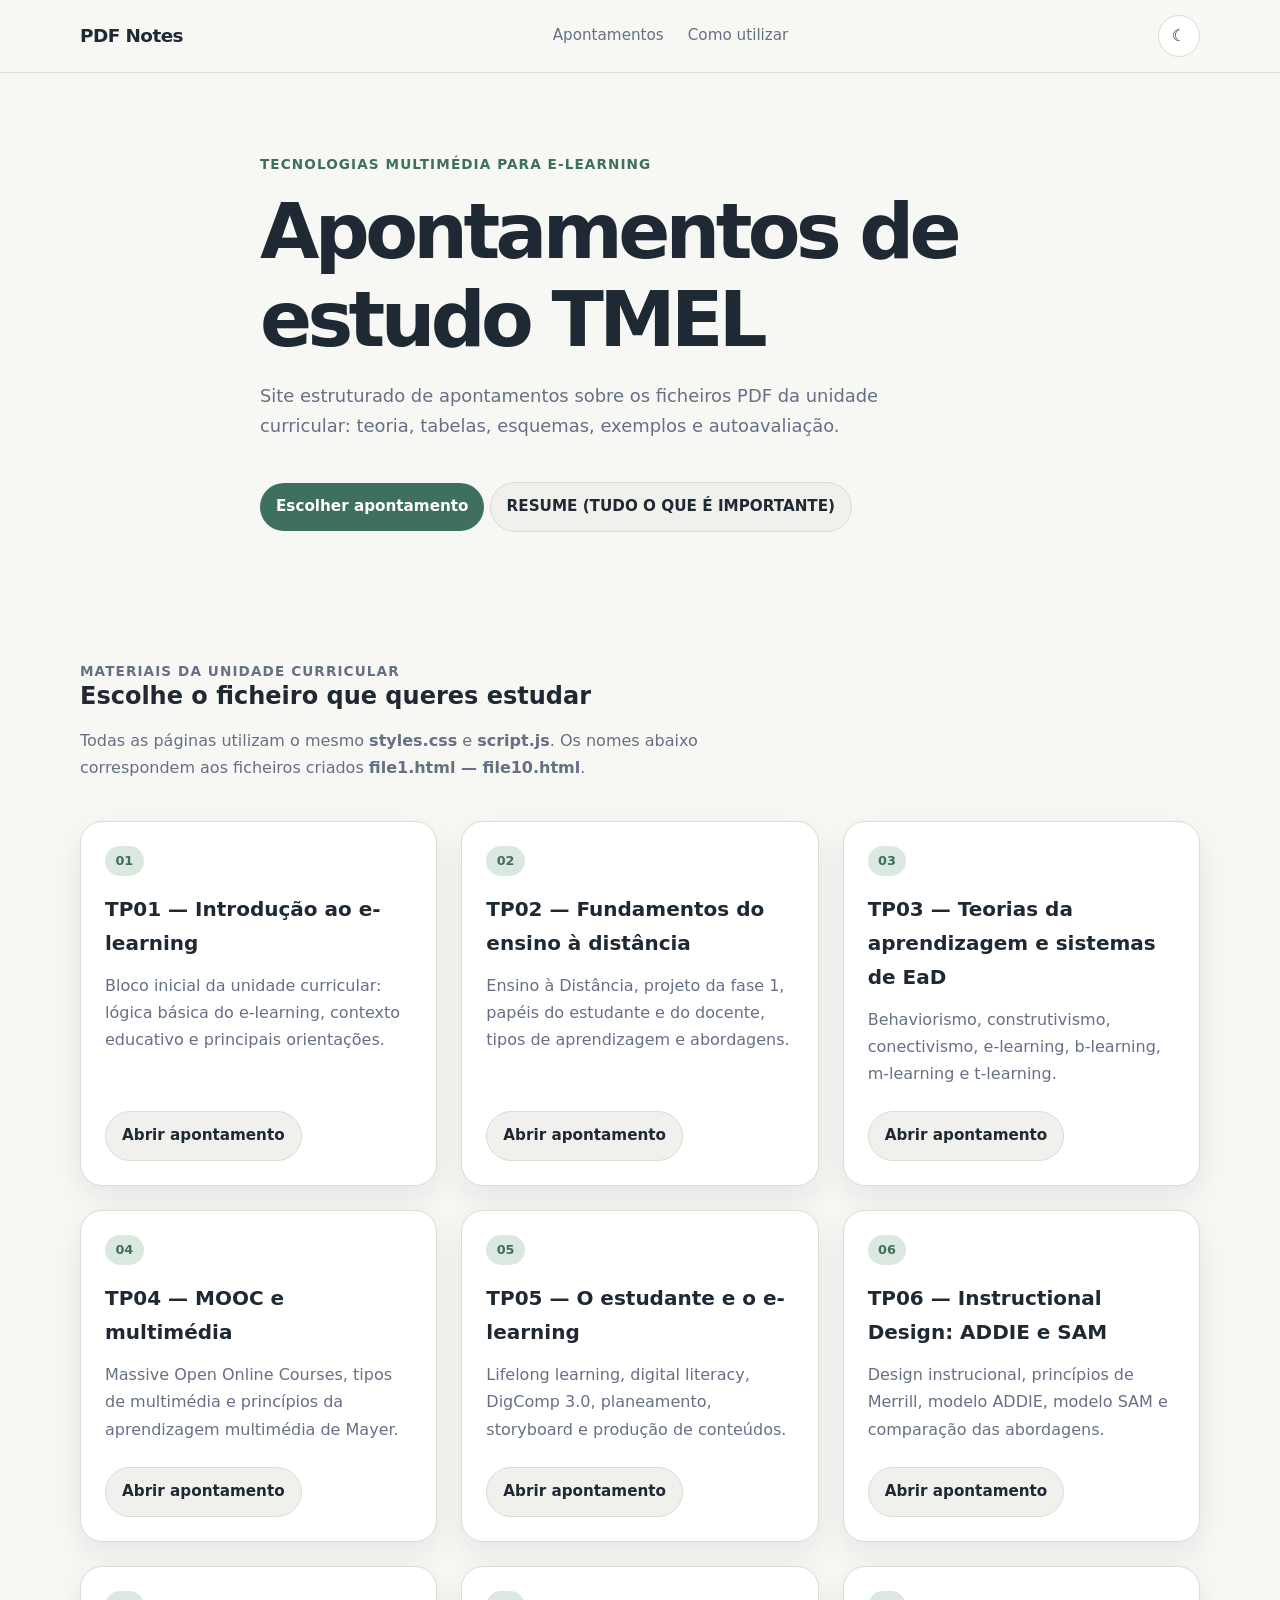
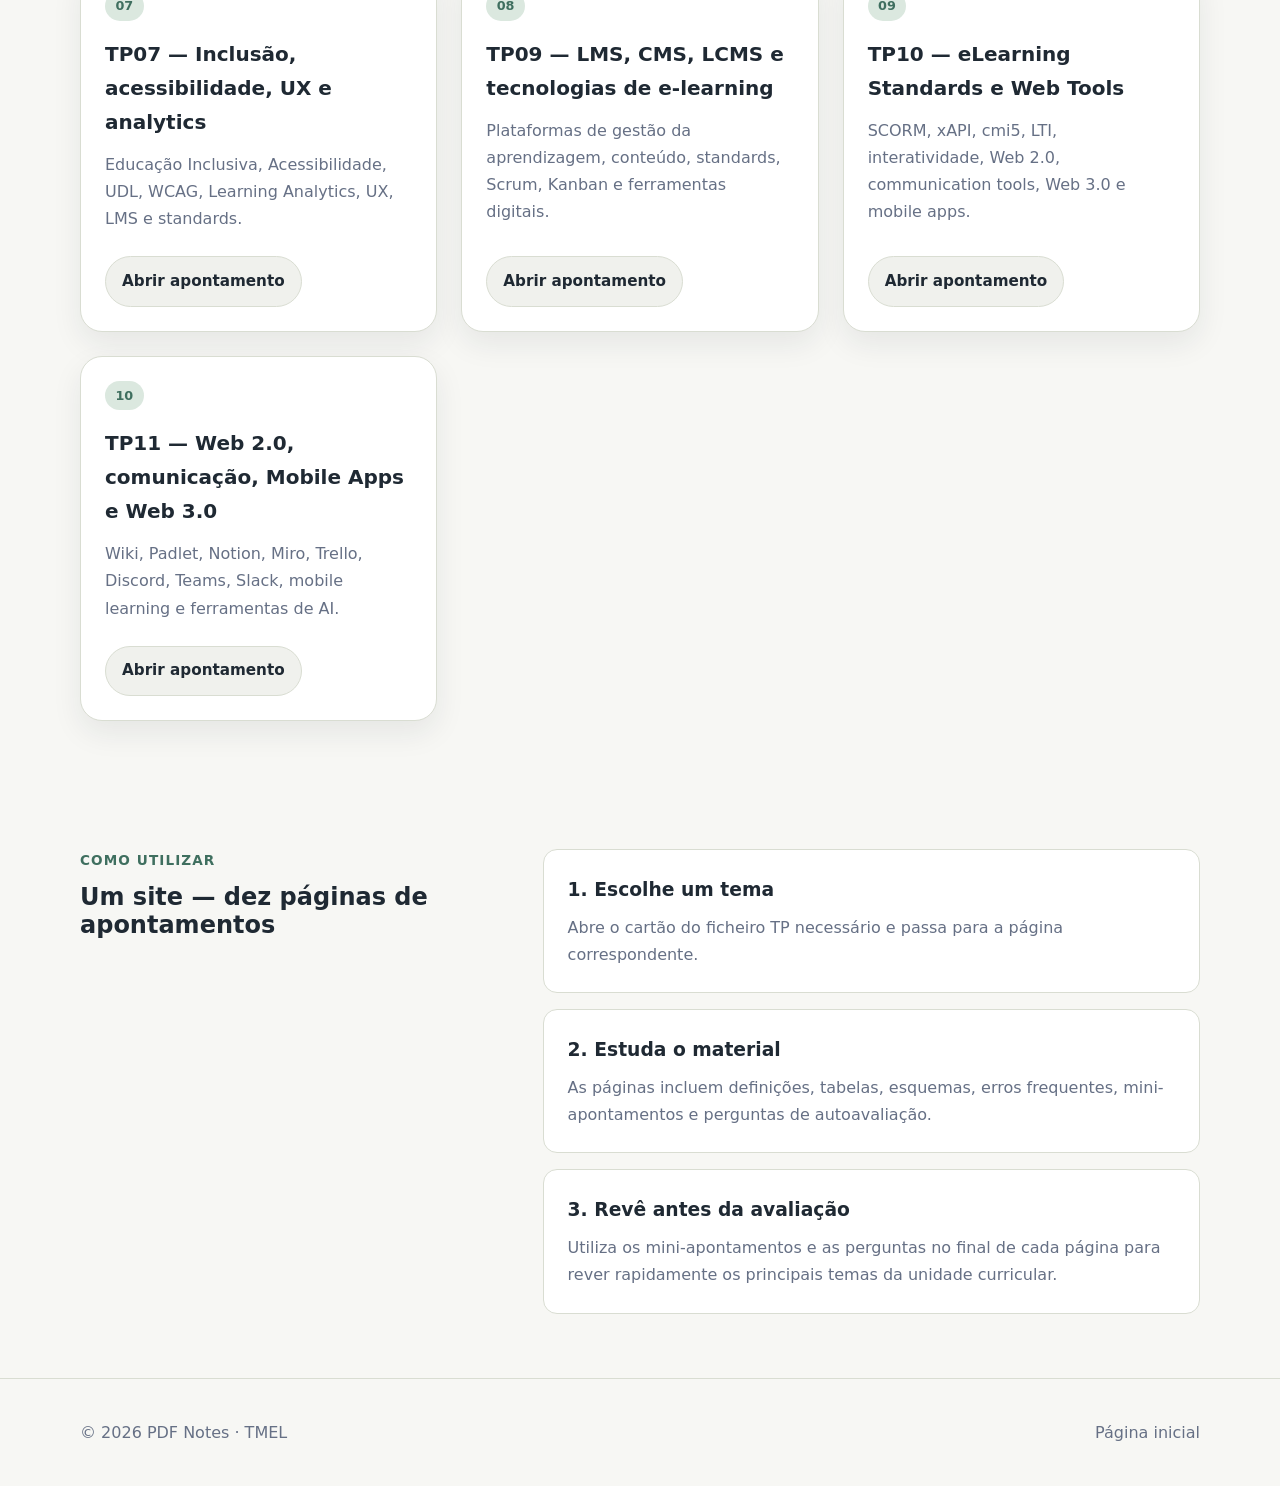
<file: index.html>
<!-- index.html -->
<!DOCTYPE html>
<html lang="pt-PT">
<head>
  <meta charset="UTF-8" />
  <meta name="viewport" content="width=device-width, initial-scale=1.0" />
  <title>TMEL — Apontamentos de estudo</title>
  <link rel="stylesheet" href="styles.css" />
  <script src="script.js" defer></script>
</head>

<body>
  <header class="site-header">
    <div class="container header-content">
      <a href="index.html" class="logo">PDF Notes</a>

      <nav class="main-nav" aria-label="Navegação principal">
        <a href="#files">Apontamentos</a>
        <a href="#about">Como utilizar</a>
      </nav>

      <button class="theme-toggle" type="button" aria-label="Alternar tema">
        <span class="theme-toggle__icon">☾</span>
      </button>
    </div>
  </header>

  <main>
    <section class="hero section reveal">
      <div class="container hero-content">
        <p class="eyebrow">Tecnologias Multimédia para E-Learning</p>
        <h1>Apontamentos de estudo TMEL</h1>
        <p class="hero-text">
          Site estruturado de apontamentos sobre os ficheiros PDF da unidade curricular: teoria, tabelas,
          esquemas, exemplos e autoavaliação.
        </p>
        <a href="#files" class="button button-primary">Escolher apontamento</a>
        <a href="resume.html" class="button button-secondary">RESUME (TUDO O QUE É IMPORTANTE)</a>
      </div>
    </section>

    <section id="files" class="section files reveal">
      <div class="container">
        <div class="section-header">
          <p class="eyebrow">Materiais da unidade curricular</p>
          <h2>Escolhe o ficheiro que queres estudar</h2>
          <p>
            Todas as páginas utilizam o mesmo <strong>styles.css</strong> e <strong>script.js</strong>.
            Os nomes abaixo correspondem aos ficheiros criados <strong>file1.html — file10.html</strong>.
          </p>
        </div>

        <div class="cards-grid">
          <article class="file-card">
            <span class="file-card__number">01</span>
            <h3>TP01 — Introdução ao e-learning</h3>
            <p>Bloco inicial da unidade curricular: lógica básica do e-learning, contexto educativo e principais orientações.</p>
            <a href="file1.html" class="button button-secondary">Abrir apontamento</a>
          </article>

          <article class="file-card">
            <span class="file-card__number">02</span>
            <h3>TP02 — Fundamentos do ensino à distância</h3>
            <p>Ensino à Distância, projeto da fase 1, papéis do estudante e do docente, tipos de aprendizagem e abordagens.</p>
            <a href="file2.html" class="button button-secondary">Abrir apontamento</a>
          </article>

          <article class="file-card">
            <span class="file-card__number">03</span>
            <h3>TP03 — Teorias da aprendizagem e sistemas de EaD</h3>
            <p>Behaviorismo, construtivismo, conectivismo, e-learning, b-learning, m-learning e t-learning.</p>
            <a href="file3.html" class="button button-secondary">Abrir apontamento</a>
          </article>

          <article class="file-card">
            <span class="file-card__number">04</span>
            <h3>TP04 — MOOC e multimédia</h3>
            <p>Massive Open Online Courses, tipos de multimédia e princípios da aprendizagem multimédia de Mayer.</p>
            <a href="file4.html" class="button button-secondary">Abrir apontamento</a>
          </article>

          <article class="file-card">
            <span class="file-card__number">05</span>
            <h3>TP05 — O estudante e o e-learning</h3>
            <p>Lifelong learning, digital literacy, DigComp 3.0, planeamento, storyboard e produção de conteúdos.</p>
            <a href="file5.html" class="button button-secondary">Abrir apontamento</a>
          </article>

          <article class="file-card">
            <span class="file-card__number">06</span>
            <h3>TP06 — Instructional Design: ADDIE e SAM</h3>
            <p>Design instrucional, princípios de Merrill, modelo ADDIE, modelo SAM e comparação das abordagens.</p>
            <a href="file6.html" class="button button-secondary">Abrir apontamento</a>
          </article>

          <article class="file-card">
            <span class="file-card__number">07</span>
            <h3>TP07 — Inclusão, acessibilidade, UX e analytics</h3>
            <p>Educação Inclusiva, Acessibilidade, UDL, WCAG, Learning Analytics, UX, LMS e standards.</p>
            <a href="file7.html" class="button button-secondary">Abrir apontamento</a>
          </article>

          <article class="file-card">
            <span class="file-card__number">08</span>
            <h3>TP09 — LMS, CMS, LCMS e tecnologias de e-learning</h3>
            <p>Plataformas de gestão da aprendizagem, conteúdo, standards, Scrum, Kanban e ferramentas digitais.</p>
            <a href="file8.html" class="button button-secondary">Abrir apontamento</a>
          </article>

          <article class="file-card">
            <span class="file-card__number">09</span>
            <h3>TP10 — eLearning Standards e Web Tools</h3>
            <p>SCORM, xAPI, cmi5, LTI, interatividade, Web 2.0, communication tools, Web 3.0 e mobile apps.</p>
            <a href="file9.html" class="button button-secondary">Abrir apontamento</a>
          </article>

          <article class="file-card">
            <span class="file-card__number">10</span>
            <h3>TP11 — Web 2.0, comunicação, Mobile Apps e Web 3.0</h3>
            <p>Wiki, Padlet, Notion, Miro, Trello, Discord, Teams, Slack, mobile learning e ferramentas de AI.</p>
            <a href="file10.html" class="button button-secondary">Abrir apontamento</a>
          </article>
        </div>
      </div>
    </section>

    <section id="about" class="section about reveal">
      <div class="container about-content">
        <div>
          <p class="eyebrow">Como utilizar</p>
          <h2>Um site — dez páginas de apontamentos</h2>
        </div>
      
        <div class="about-list">
          <div class="about-item">
            <h3>1. Escolhe um tema</h3>
            <p>Abre o cartão do ficheiro TP necessário e passa para a página correspondente.</p>
          </div>
        
          <div class="about-item">
            <h3>2. Estuda o material</h3>
            <p>As páginas incluem definições, tabelas, esquemas, erros frequentes, mini-apontamentos e perguntas de autoavaliação.</p>
          </div>
        
          <div class="about-item">
            <h3>3. Revê antes da avaliação</h3>
            <p>Utiliza os mini-apontamentos e as perguntas no final de cada página para rever rapidamente os principais temas da unidade curricular.</p>
          </div>
        </div>
      </div>
    </section>
  </main>

  <footer class="site-footer">
    <div class="container footer-content">
      <p>© 2026 PDF Notes · TMEL</p>
      <a href="index.html">Página inicial</a>
    </div>
  </footer>
</body>
</html>
</file>
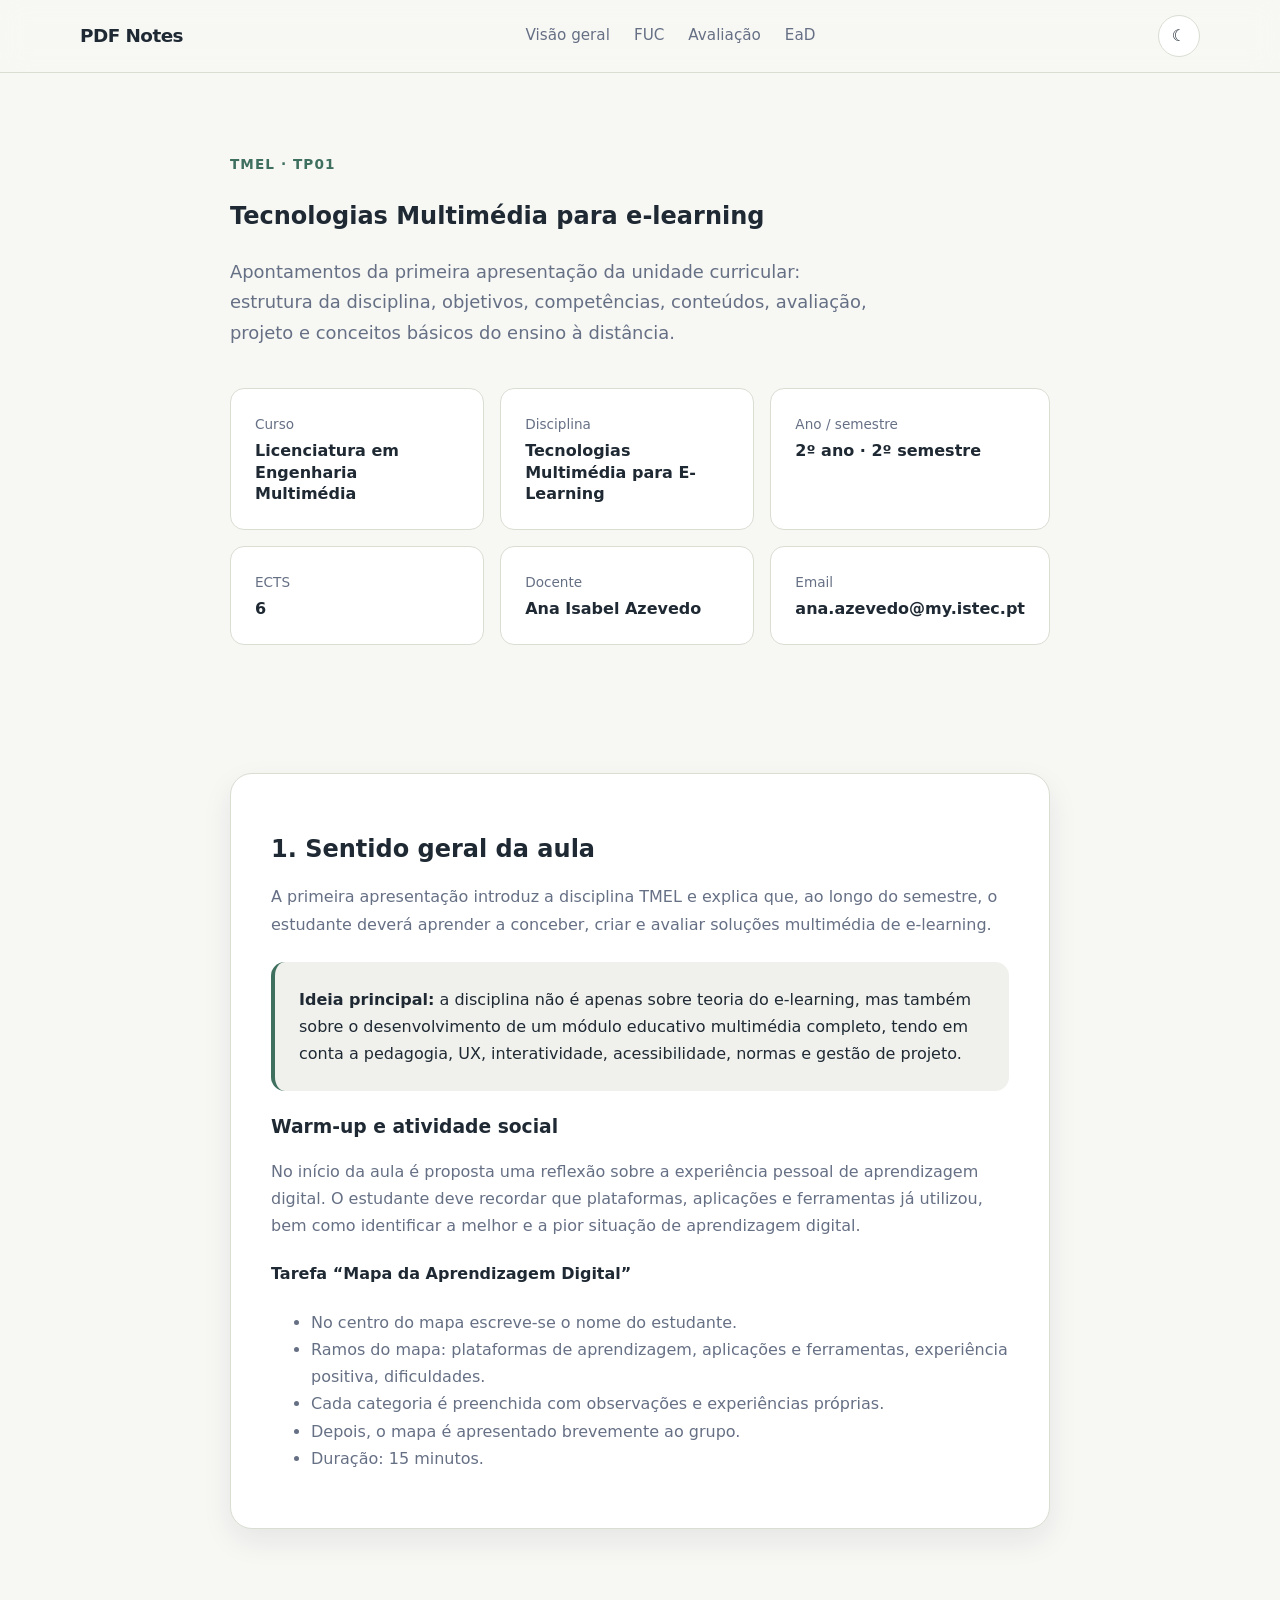
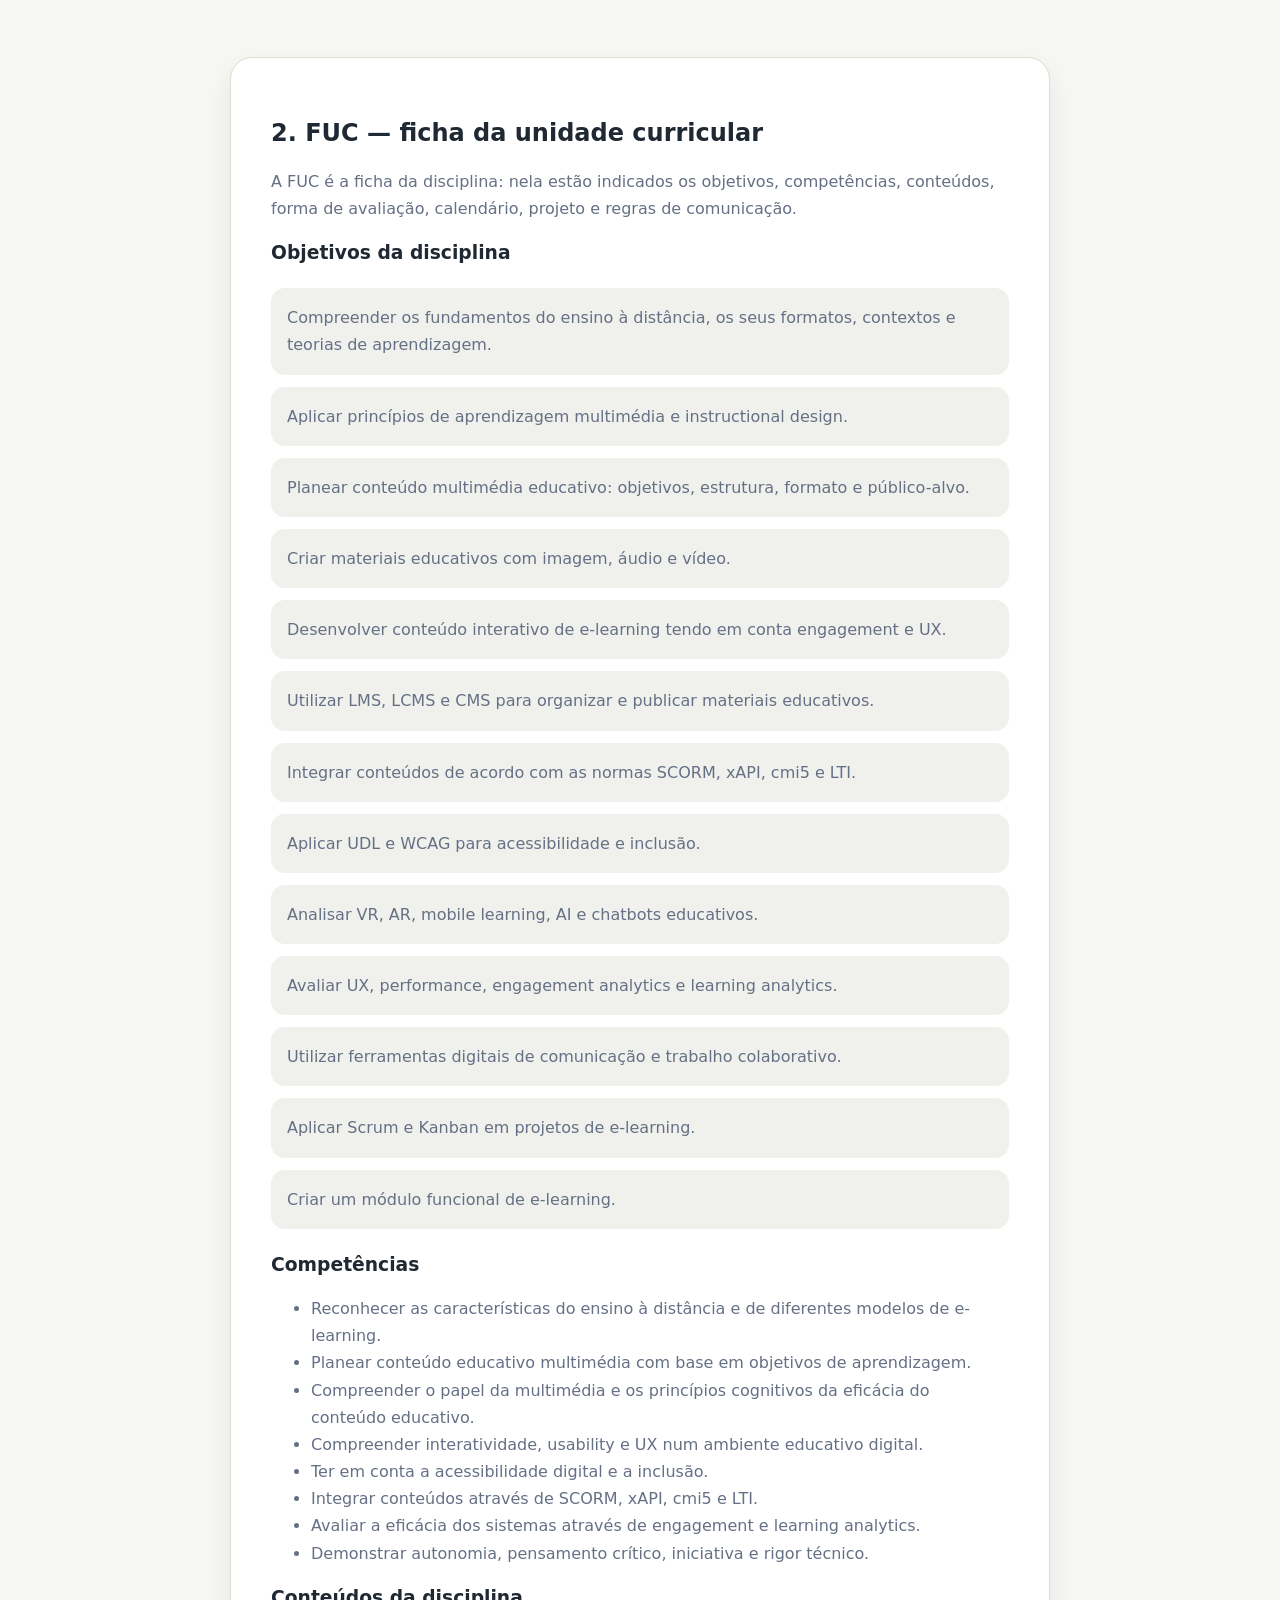
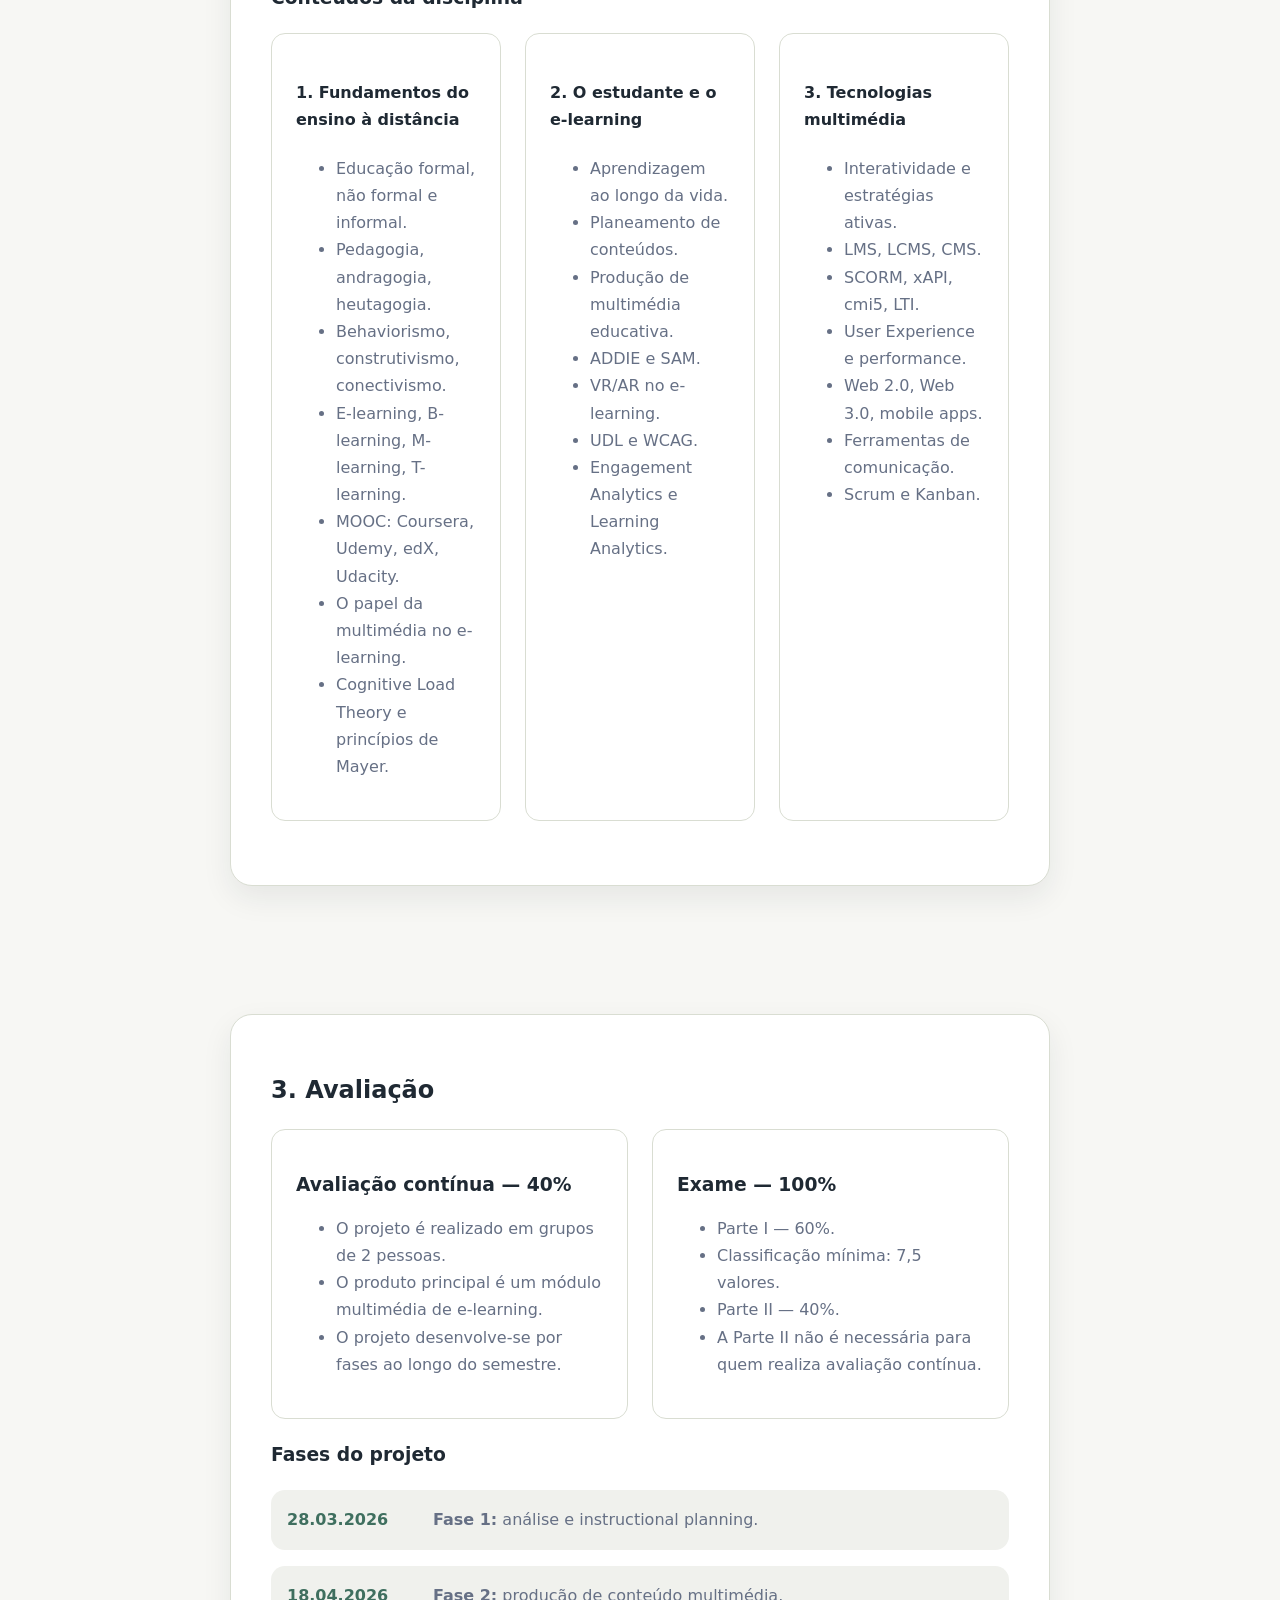
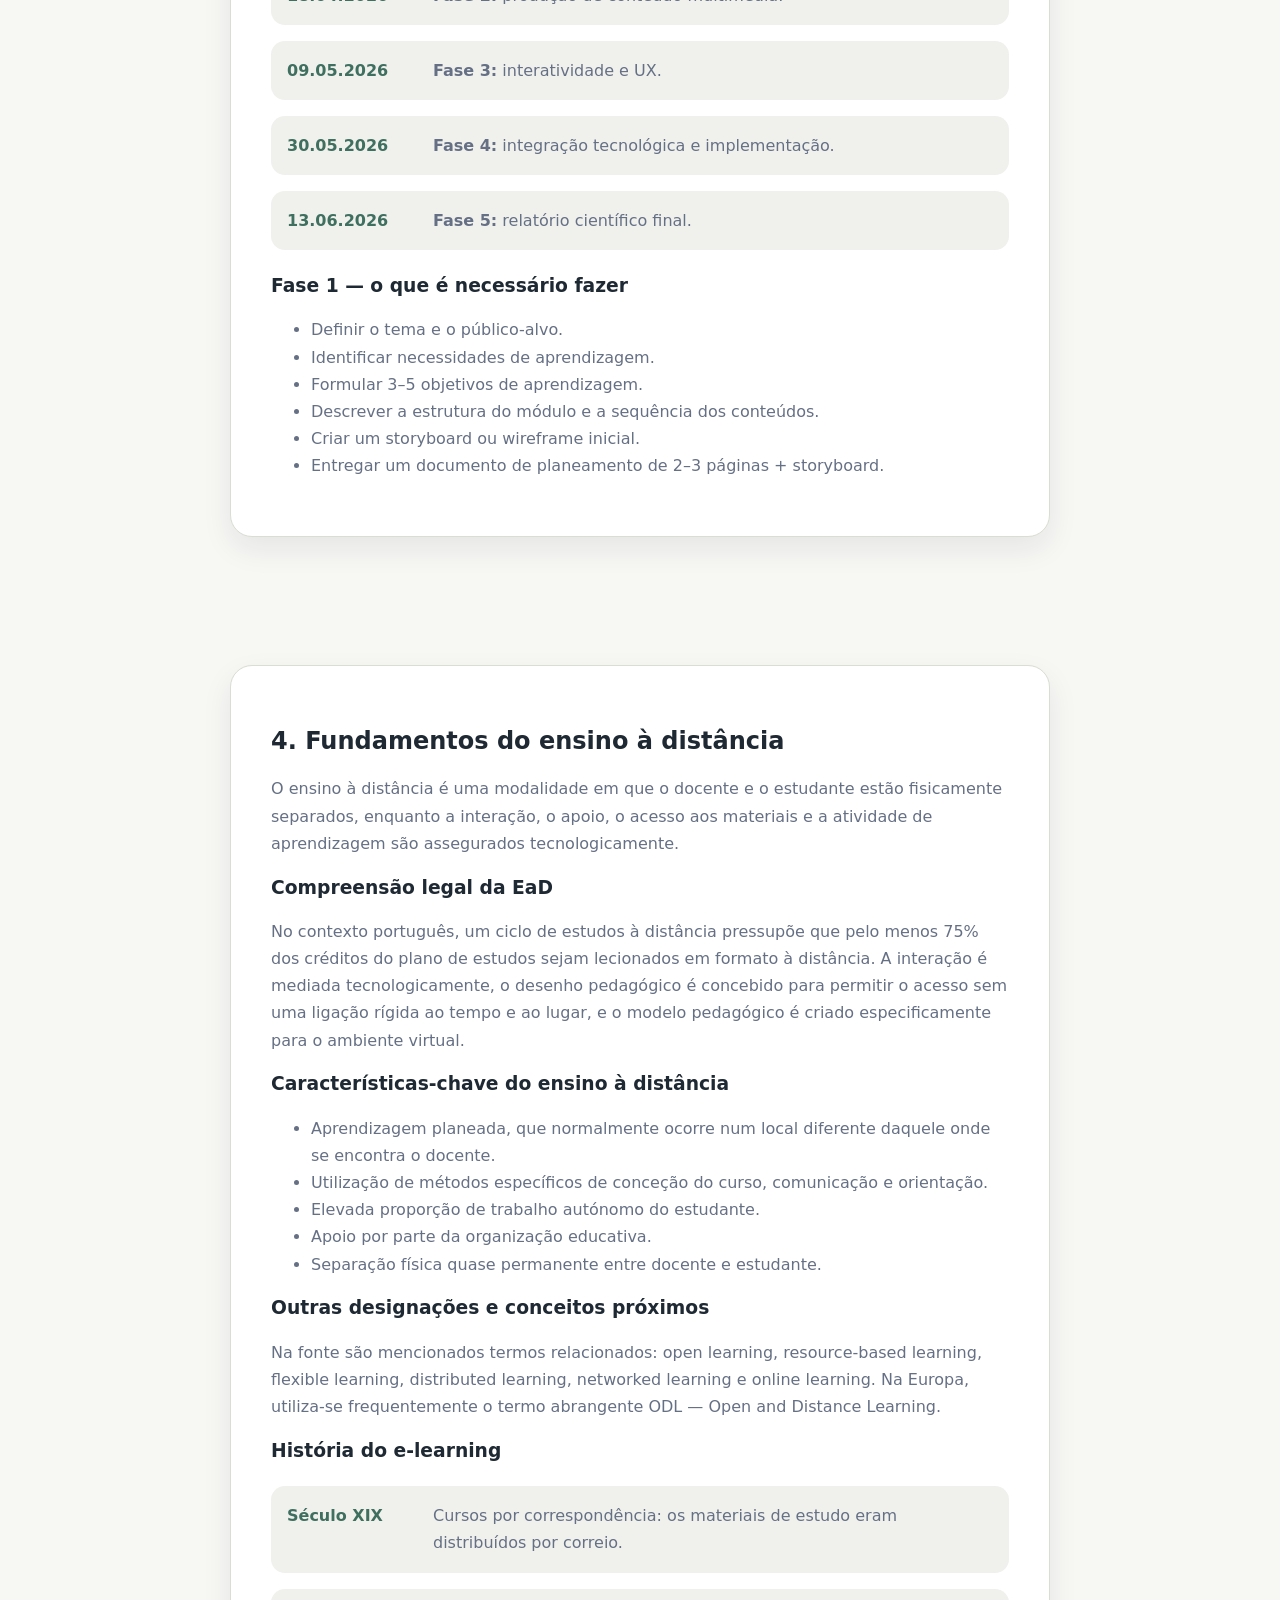
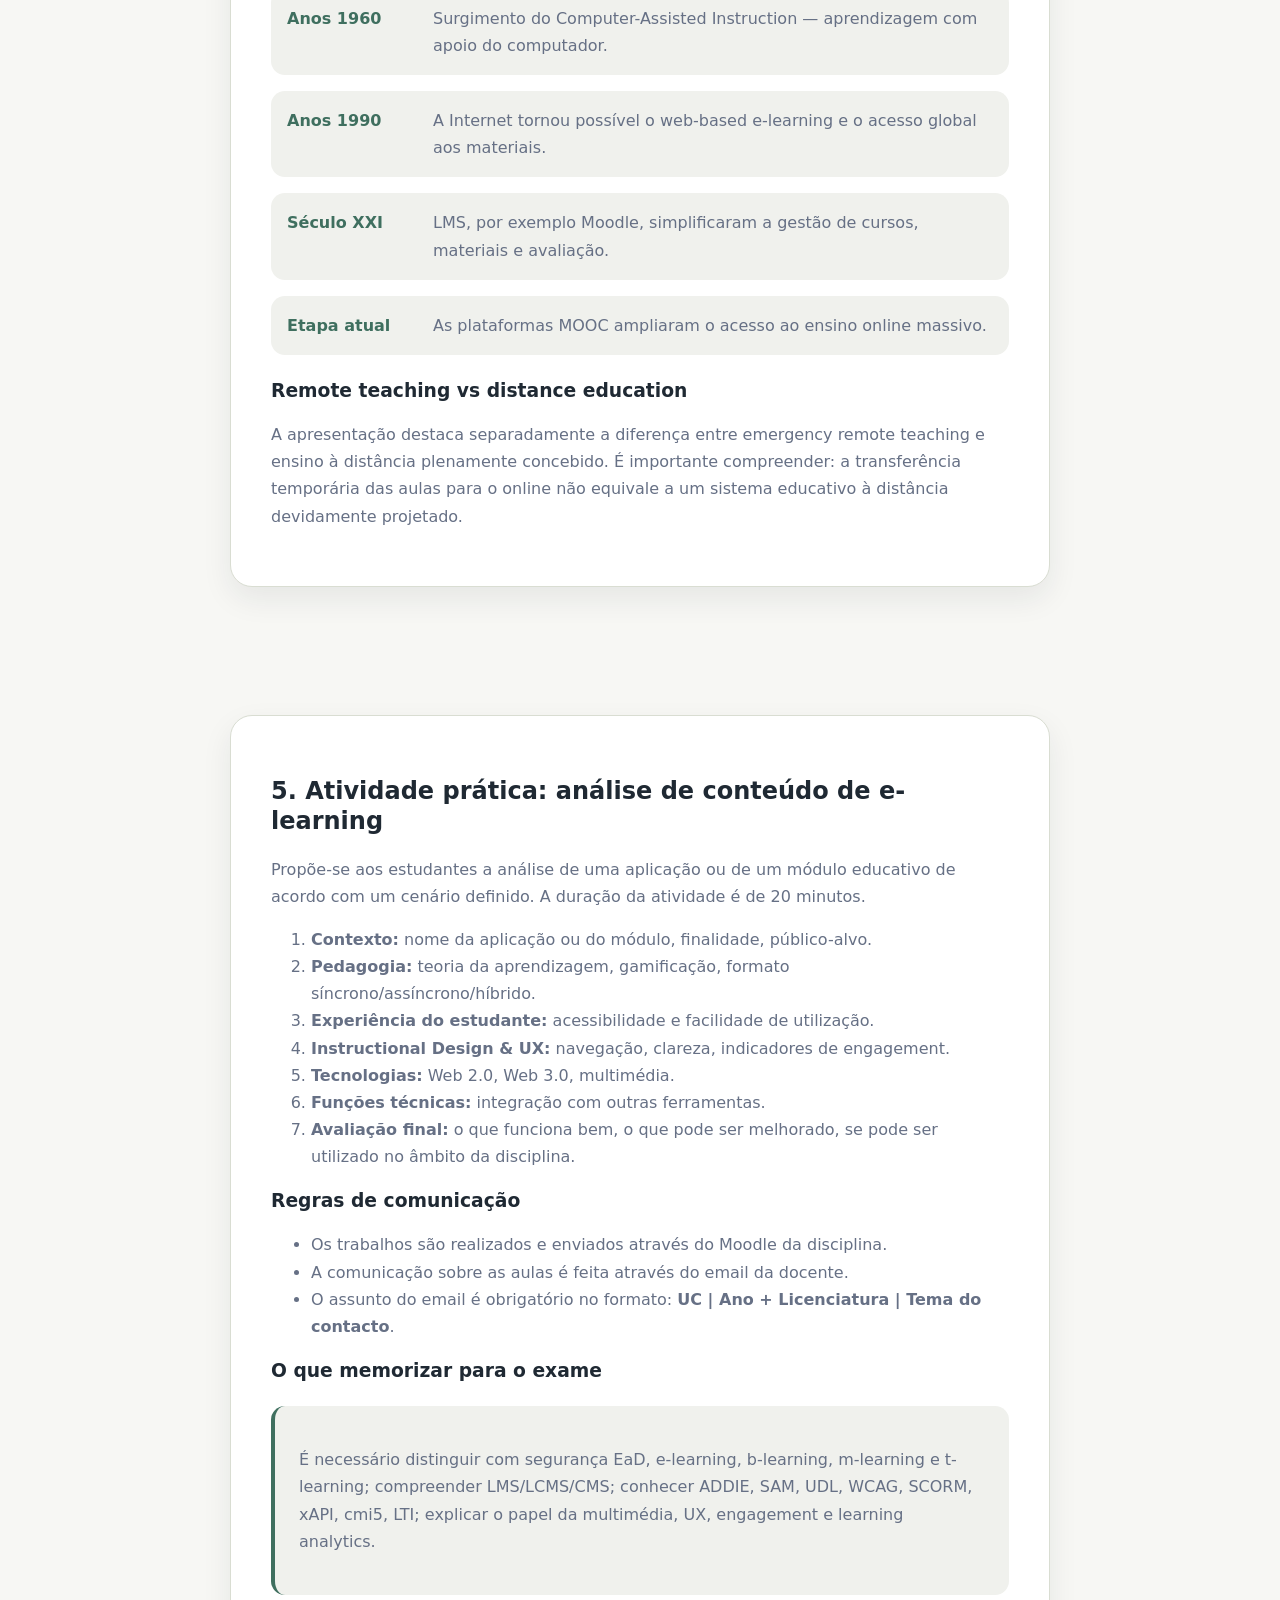
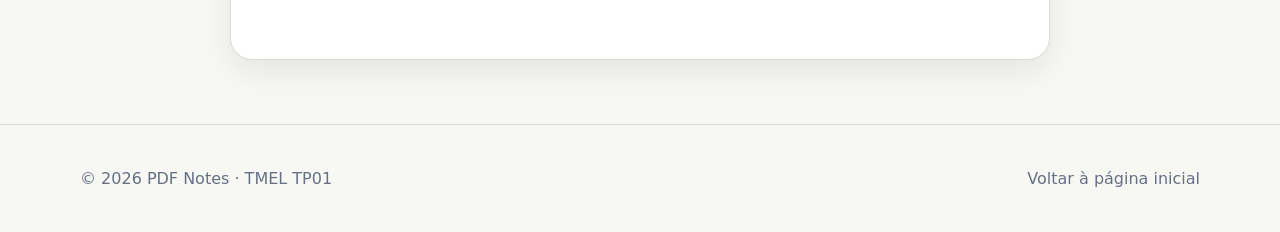
<file: file1.html>
<!-- file1.html -->
<!DOCTYPE html>
<html lang="pt-PT">
<head>
  <meta charset="UTF-8" />
  <meta name="viewport" content="width=device-width, initial-scale=1.0" />
  <title>TMEL TP01 — Apontamentos</title>
  <link rel="stylesheet" href="styles.css" />
  <script src="script.js" defer></script>
</head>

<body>
  <header class="site-header">
    <div class="container header-content">
      <a href="index.html" class="logo">PDF Notes</a>

      <nav class="main-nav" aria-label="Navegação da página">
        <a href="#overview">Visão geral</a>
        <a href="#fuc">FUC</a>
        <a href="#assessment">Avaliação</a>
        <a href="#distance-learning">EaD</a>
      </nav>

      <button class="theme-toggle" type="button" aria-label="Alternar tema">
        <span class="theme-toggle__icon">☾</span>
      </button>
    </div>
  </header>

  <main>
    <section class="section note-hero reveal">
      <div class="container note-layout">
        <p class="eyebrow">TMEL · TP01</p>
        <h1>Tecnologias Multimédia para e-learning</h1>
        <p class="hero-text">
          Apontamentos da primeira apresentação da unidade curricular: estrutura da disciplina, objetivos, competências,
          conteúdos, avaliação, projeto e conceitos básicos do ensino à distância.
        </p>

        <div class="note-meta-grid">
          <div class="note-meta-card">
            <span>Curso</span>
            <strong>Licenciatura em Engenharia Multimédia</strong>
          </div>
          <div class="note-meta-card">
            <span>Disciplina</span>
            <strong>Tecnologias Multimédia para E-Learning</strong>
          </div>
          <div class="note-meta-card">
            <span>Ano / semestre</span>
            <strong>2º ano · 2º semestre</strong>
          </div>
          <div class="note-meta-card">
            <span>ECTS</span>
            <strong>6</strong>
          </div>
          <div class="note-meta-card">
            <span>Docente</span>
            <strong>Ana Isabel Azevedo</strong>
          </div>
          <div class="note-meta-card">
            <span>Email</span>
            <strong>ana.azevedo@my.istec.pt</strong>
          </div>
        </div>
      </div>
    </section>

    <section id="overview" class="section reveal">
      <div class="container note-layout">
        <article class="note-content">
          <h2>1. Sentido geral da aula</h2>
          <p>
            A primeira apresentação introduz a disciplina TMEL e explica que, ao longo do semestre,
            o estudante deverá aprender a conceber, criar e avaliar soluções multimédia
            de e-learning.
          </p>

          <div class="callout">
            <strong>Ideia principal:</strong>
            a disciplina não é apenas sobre teoria do e-learning, mas também sobre o desenvolvimento de um módulo educativo
            multimédia completo, tendo em conta a pedagogia, UX, interatividade,
            acessibilidade, normas e gestão de projeto.
          </div>

          <h3>Warm-up e atividade social</h3>
          <p>
            No início da aula é proposta uma reflexão sobre a experiência pessoal de aprendizagem digital.
            O estudante deve recordar que plataformas, aplicações e ferramentas já utilizou,
            bem como identificar a melhor e a pior situação de aprendizagem digital.
          </p>

          <h4>Tarefa “Mapa da Aprendizagem Digital”</h4>
          <ul>
            <li>No centro do mapa escreve-se o nome do estudante.</li>
            <li>Ramos do mapa: plataformas de aprendizagem, aplicações e ferramentas, experiência positiva, dificuldades.</li>
            <li>Cada categoria é preenchida com observações e experiências próprias.</li>
            <li>Depois, o mapa é apresentado brevemente ao grupo.</li>
            <li>Duração: 15 minutos.</li>
          </ul>
        </article>
      </div>
    </section>

    <section id="fuc" class="section reveal">
      <div class="container note-layout">
        <article class="note-content">
          <h2>2. FUC — ficha da unidade curricular</h2>
          <p>
            A FUC é a ficha da disciplina: nela estão indicados os objetivos, competências, conteúdos,
            forma de avaliação, calendário, projeto e regras de comunicação.
          </p>

          <h3>Objetivos da disciplina</h3>
          <div class="compact-list">
            <p>Compreender os fundamentos do ensino à distância, os seus formatos, contextos e teorias de aprendizagem.</p>
            <p>Aplicar princípios de aprendizagem multimédia e instructional design.</p>
            <p>Planear conteúdo multimédia educativo: objetivos, estrutura, formato e público-alvo.</p>
            <p>Criar materiais educativos com imagem, áudio e vídeo.</p>
            <p>Desenvolver conteúdo interativo de e-learning tendo em conta engagement e UX.</p>
            <p>Utilizar LMS, LCMS e CMS para organizar e publicar materiais educativos.</p>
            <p>Integrar conteúdos de acordo com as normas SCORM, xAPI, cmi5 e LTI.</p>
            <p>Aplicar UDL e WCAG para acessibilidade e inclusão.</p>
            <p>Analisar VR, AR, mobile learning, AI e chatbots educativos.</p>
            <p>Avaliar UX, performance, engagement analytics e learning analytics.</p>
            <p>Utilizar ferramentas digitais de comunicação e trabalho colaborativo.</p>
            <p>Aplicar Scrum e Kanban em projetos de e-learning.</p>
            <p>Criar um módulo funcional de e-learning.</p>
          </div>

          <h3>Competências</h3>
          <ul>
            <li>Reconhecer as características do ensino à distância e de diferentes modelos de e-learning.</li>
            <li>Planear conteúdo educativo multimédia com base em objetivos de aprendizagem.</li>
            <li>Compreender o papel da multimédia e os princípios cognitivos da eficácia do conteúdo educativo.</li>
            <li>Compreender interatividade, usability e UX num ambiente educativo digital.</li>
            <li>Ter em conta a acessibilidade digital e a inclusão.</li>
            <li>Integrar conteúdos através de SCORM, xAPI, cmi5 e LTI.</li>
            <li>Avaliar a eficácia dos sistemas através de engagement e learning analytics.</li>
            <li>Demonstrar autonomia, pensamento crítico, iniciativa e rigor técnico.</li>
          </ul>

          <h3>Conteúdos da disciplina</h3>
          <div class="topic-grid">
            <div class="topic-card">
              <h4>1. Fundamentos do ensino à distância</h4>
              <ul>
                <li>Educação formal, não formal e informal.</li>
                <li>Pedagogia, andragogia, heutagogia.</li>
                <li>Behaviorismo, construtivismo, conectivismo.</li>
                <li>E-learning, B-learning, M-learning, T-learning.</li>
                <li>MOOC: Coursera, Udemy, edX, Udacity.</li>
                <li>O papel da multimédia no e-learning.</li>
                <li>Cognitive Load Theory e princípios de Mayer.</li>
              </ul>
            </div>

            <div class="topic-card">
              <h4>2. O estudante e o e-learning</h4>
              <ul>
                <li>Aprendizagem ao longo da vida.</li>
                <li>Planeamento de conteúdos.</li>
                <li>Produção de multimédia educativa.</li>
                <li>ADDIE e SAM.</li>
                <li>VR/AR no e-learning.</li>
                <li>UDL e WCAG.</li>
                <li>Engagement Analytics e Learning Analytics.</li>
              </ul>
            </div>

            <div class="topic-card">
              <h4>3. Tecnologias multimédia</h4>
              <ul>
                <li>Interatividade e estratégias ativas.</li>
                <li>LMS, LCMS, CMS.</li>
                <li>SCORM, xAPI, cmi5, LTI.</li>
                <li>User Experience e performance.</li>
                <li>Web 2.0, Web 3.0, mobile apps.</li>
                <li>Ferramentas de comunicação.</li>
                <li>Scrum e Kanban.</li>
              </ul>
            </div>
          </div>
        </article>
      </div>
    </section>

    <section id="assessment" class="section reveal">
      <div class="container note-layout">
        <article class="note-content">
          <h2>3. Avaliação</h2>

          <div class="two-column">
            <div class="info-card">
              <h3>Avaliação contínua — 40%</h3>
              <ul>
                <li>O projeto é realizado em grupos de 2 pessoas.</li>
                <li>O produto principal é um módulo multimédia de e-learning.</li>
                <li>O projeto desenvolve-se por fases ao longo do semestre.</li>
              </ul>
            </div>

            <div class="info-card">
              <h3>Exame — 100%</h3>
              <ul>
                <li>Parte I — 60%.</li>
                <li>Classificação mínima: 7,5 valores.</li>
                <li>Parte II — 40%.</li>
                <li>A Parte II não é necessária para quem realiza avaliação contínua.</li>
              </ul>
            </div>
          </div>

          <h3>Fases do projeto</h3>
          <div class="timeline">
            <div class="timeline-item">
              <span>28.03.2026</span>
              <p><strong>Fase 1:</strong> análise e instructional planning.</p>
            </div>
            <div class="timeline-item">
              <span>18.04.2026</span>
              <p><strong>Fase 2:</strong> produção de conteúdo multimédia.</p>
            </div>
            <div class="timeline-item">
              <span>09.05.2026</span>
              <p><strong>Fase 3:</strong> interatividade e UX.</p>
            </div>
            <div class="timeline-item">
              <span>30.05.2026</span>
              <p><strong>Fase 4:</strong> integração tecnológica e implementação.</p>
            </div>
            <div class="timeline-item">
              <span>13.06.2026</span>
              <p><strong>Fase 5:</strong> relatório científico final.</p>
            </div>
          </div>

          <h3>Fase 1 — o que é necessário fazer</h3>
          <ul>
            <li>Definir o tema e o público-alvo.</li>
            <li>Identificar necessidades de aprendizagem.</li>
            <li>Formular 3–5 objetivos de aprendizagem.</li>
            <li>Descrever a estrutura do módulo e a sequência dos conteúdos.</li>
            <li>Criar um storyboard ou wireframe inicial.</li>
            <li>Entregar um documento de planeamento de 2–3 páginas + storyboard.</li>
          </ul>
        </article>
      </div>
    </section>

    <section id="distance-learning" class="section reveal">
      <div class="container note-layout">
        <article class="note-content">
          <h2>4. Fundamentos do ensino à distância</h2>

          <p>
            O ensino à distância é uma modalidade em que o docente e o estudante
            estão fisicamente separados, enquanto a interação, o apoio, o acesso aos materiais e a atividade
            de aprendizagem são assegurados tecnologicamente.
          </p>

          <h3>Compreensão legal da EaD</h3>
          <p>
            No contexto português, um ciclo de estudos à distância pressupõe que pelo menos
            75% dos créditos do plano de estudos sejam lecionados em formato à distância. A interação
            é mediada tecnologicamente, o desenho pedagógico é concebido para permitir o acesso sem uma
            ligação rígida ao tempo e ao lugar, e o modelo pedagógico é criado especificamente para
            o ambiente virtual.
          </p>

          <h3>Características-chave do ensino à distância</h3>
          <ul>
            <li>Aprendizagem planeada, que normalmente ocorre num local diferente daquele onde se encontra o docente.</li>
            <li>Utilização de métodos específicos de conceção do curso, comunicação e orientação.</li>
            <li>Elevada proporção de trabalho autónomo do estudante.</li>
            <li>Apoio por parte da organização educativa.</li>
            <li>Separação física quase permanente entre docente e estudante.</li>
          </ul>

          <h3>Outras designações e conceitos próximos</h3>
          <p>
            Na fonte são mencionados termos relacionados: open learning, resource-based learning,
            flexible learning, distributed learning, networked learning e online learning.
            Na Europa, utiliza-se frequentemente o termo abrangente ODL — Open and Distance Learning.
          </p>

          <h3>História do e-learning</h3>
          <div class="timeline">
            <div class="timeline-item">
              <span>Século XIX</span>
              <p>Cursos por correspondência: os materiais de estudo eram distribuídos por correio.</p>
            </div>
            <div class="timeline-item">
              <span>Anos 1960</span>
              <p>Surgimento do Computer-Assisted Instruction — aprendizagem com apoio do computador.</p>
            </div>
            <div class="timeline-item">
              <span>Anos 1990</span>
              <p>A Internet tornou possível o web-based e-learning e o acesso global aos materiais.</p>
            </div>
            <div class="timeline-item">
              <span>Século XXI</span>
              <p>LMS, por exemplo Moodle, simplificaram a gestão de cursos, materiais e avaliação.</p>
            </div>
            <div class="timeline-item">
              <span>Etapa atual</span>
              <p>As plataformas MOOC ampliaram o acesso ao ensino online massivo.</p>
            </div>
          </div>

          <h3>Remote teaching vs distance education</h3>
          <p>
            A apresentação destaca separadamente a diferença entre emergency remote teaching e
            ensino à distância plenamente concebido. É importante compreender: a transferência temporária das aulas
            para o online não equivale a um sistema educativo à distância devidamente projetado.
          </p>
        </article>
      </div>
    </section>

    <section class="section reveal">
      <div class="container note-layout">
        <article class="note-content">
          <h2>5. Atividade prática: análise de conteúdo de e-learning</h2>
          <p>
            Propõe-se aos estudantes a análise de uma aplicação ou de um módulo educativo de acordo com um
            cenário definido. A duração da atividade é de 20 minutos.
          </p>

          <ol>
            <li><strong>Contexto:</strong> nome da aplicação ou do módulo, finalidade, público-alvo.</li>
            <li><strong>Pedagogia:</strong> teoria da aprendizagem, gamificação, formato síncrono/assíncrono/híbrido.</li>
            <li><strong>Experiência do estudante:</strong> acessibilidade e facilidade de utilização.</li>
            <li><strong>Instructional Design & UX:</strong> navegação, clareza, indicadores de engagement.</li>
            <li><strong>Tecnologias:</strong> Web 2.0, Web 3.0, multimédia.</li>
            <li><strong>Funções técnicas:</strong> integração com outras ferramentas.</li>
            <li><strong>Avaliação final:</strong> o que funciona bem, o que pode ser melhorado, se pode ser utilizado no âmbito da disciplina.</li>
          </ol>

          <h3>Regras de comunicação</h3>
          <ul>
            <li>Os trabalhos são realizados e enviados através do Moodle da disciplina.</li>
            <li>A comunicação sobre as aulas é feita através do email da docente.</li>
            <li>O assunto do email é obrigatório no formato: <strong>UC | Ano + Licenciatura | Tema do contacto</strong>.</li>
          </ul>

          <h3>O que memorizar para o exame</h3>
          <div class="callout">
            <p>
              É necessário distinguir com segurança EaD, e-learning, b-learning, m-learning e t-learning;
              compreender LMS/LCMS/CMS; conhecer ADDIE, SAM, UDL, WCAG, SCORM, xAPI, cmi5, LTI;
              explicar o papel da multimédia, UX, engagement e learning analytics.
            </p>
          </div>
        </article>
      </div>
    </section>
  </main>

  <footer class="site-footer">
    <div class="container footer-content">
      <p>© 2026 PDF Notes · TMEL TP01</p>
      <a href="index.html">Voltar à página inicial</a>
    </div>
  </footer>
</body>
</html>
</file>
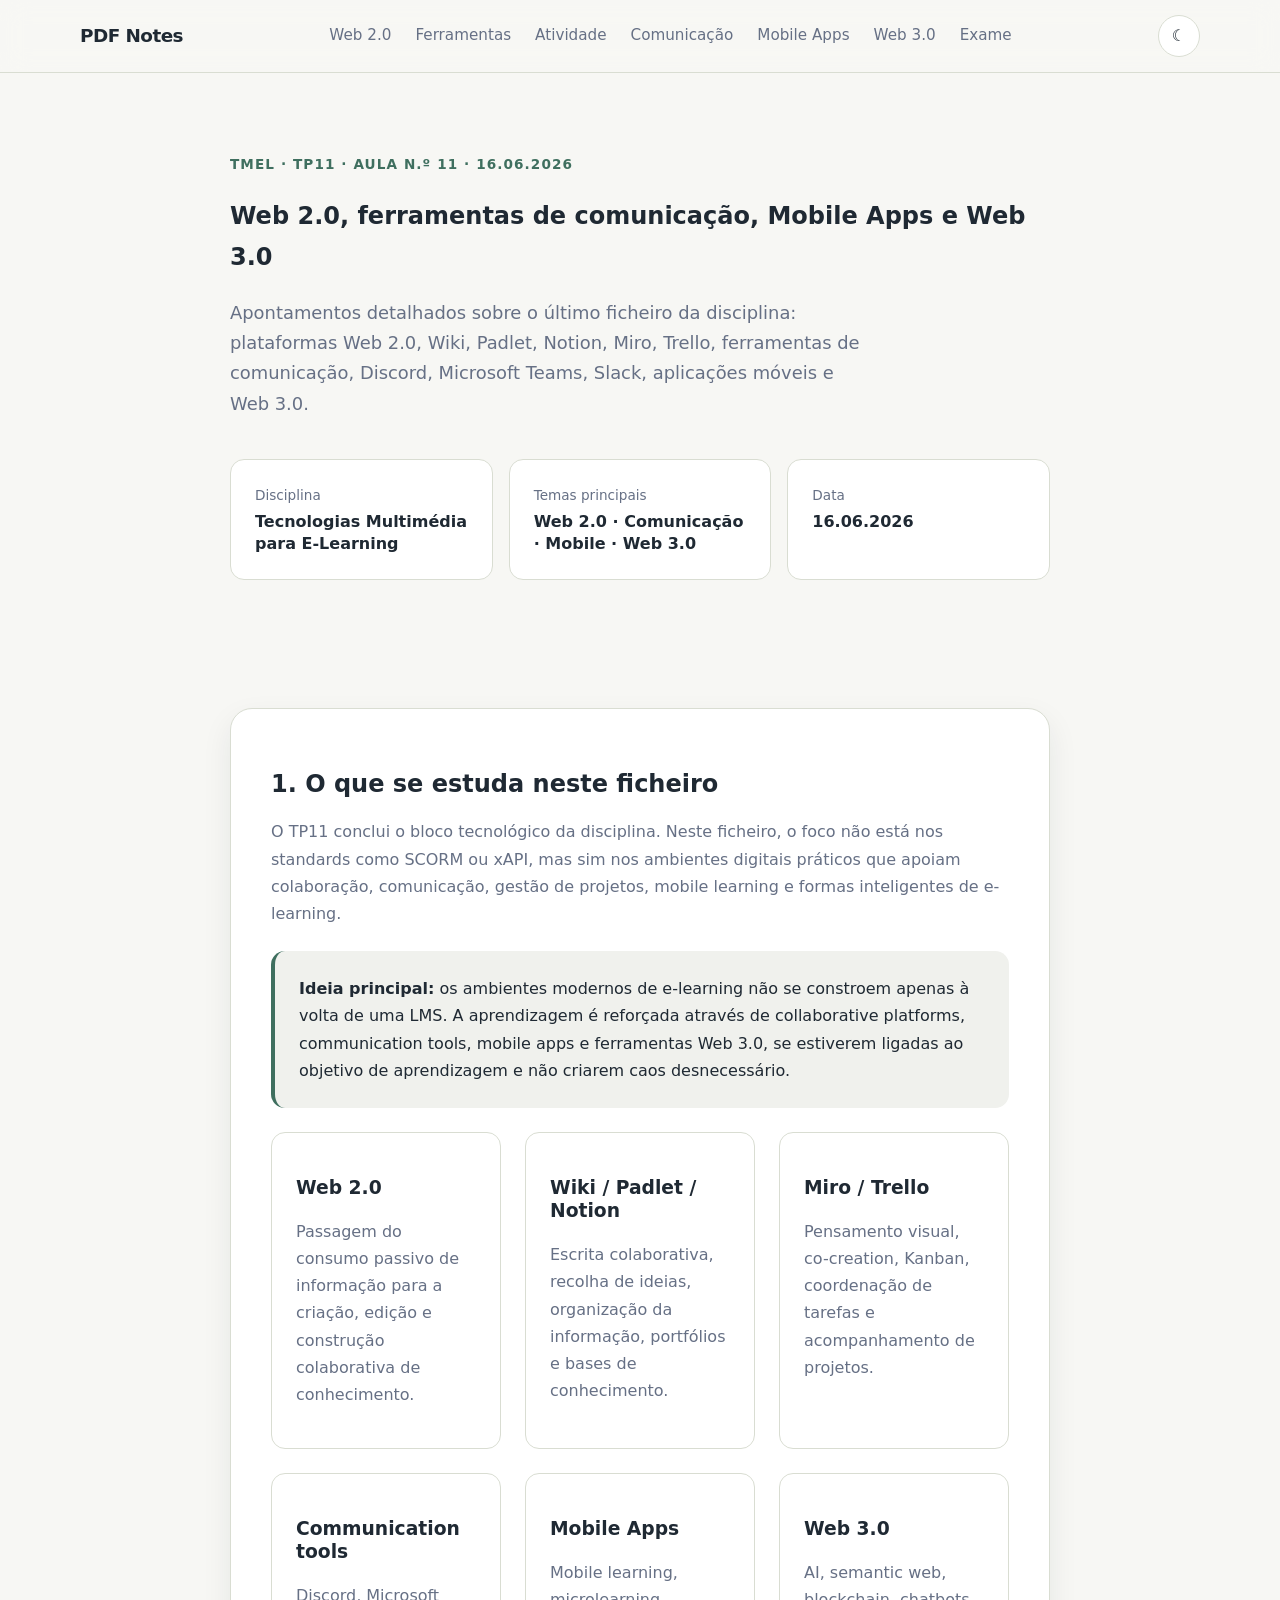
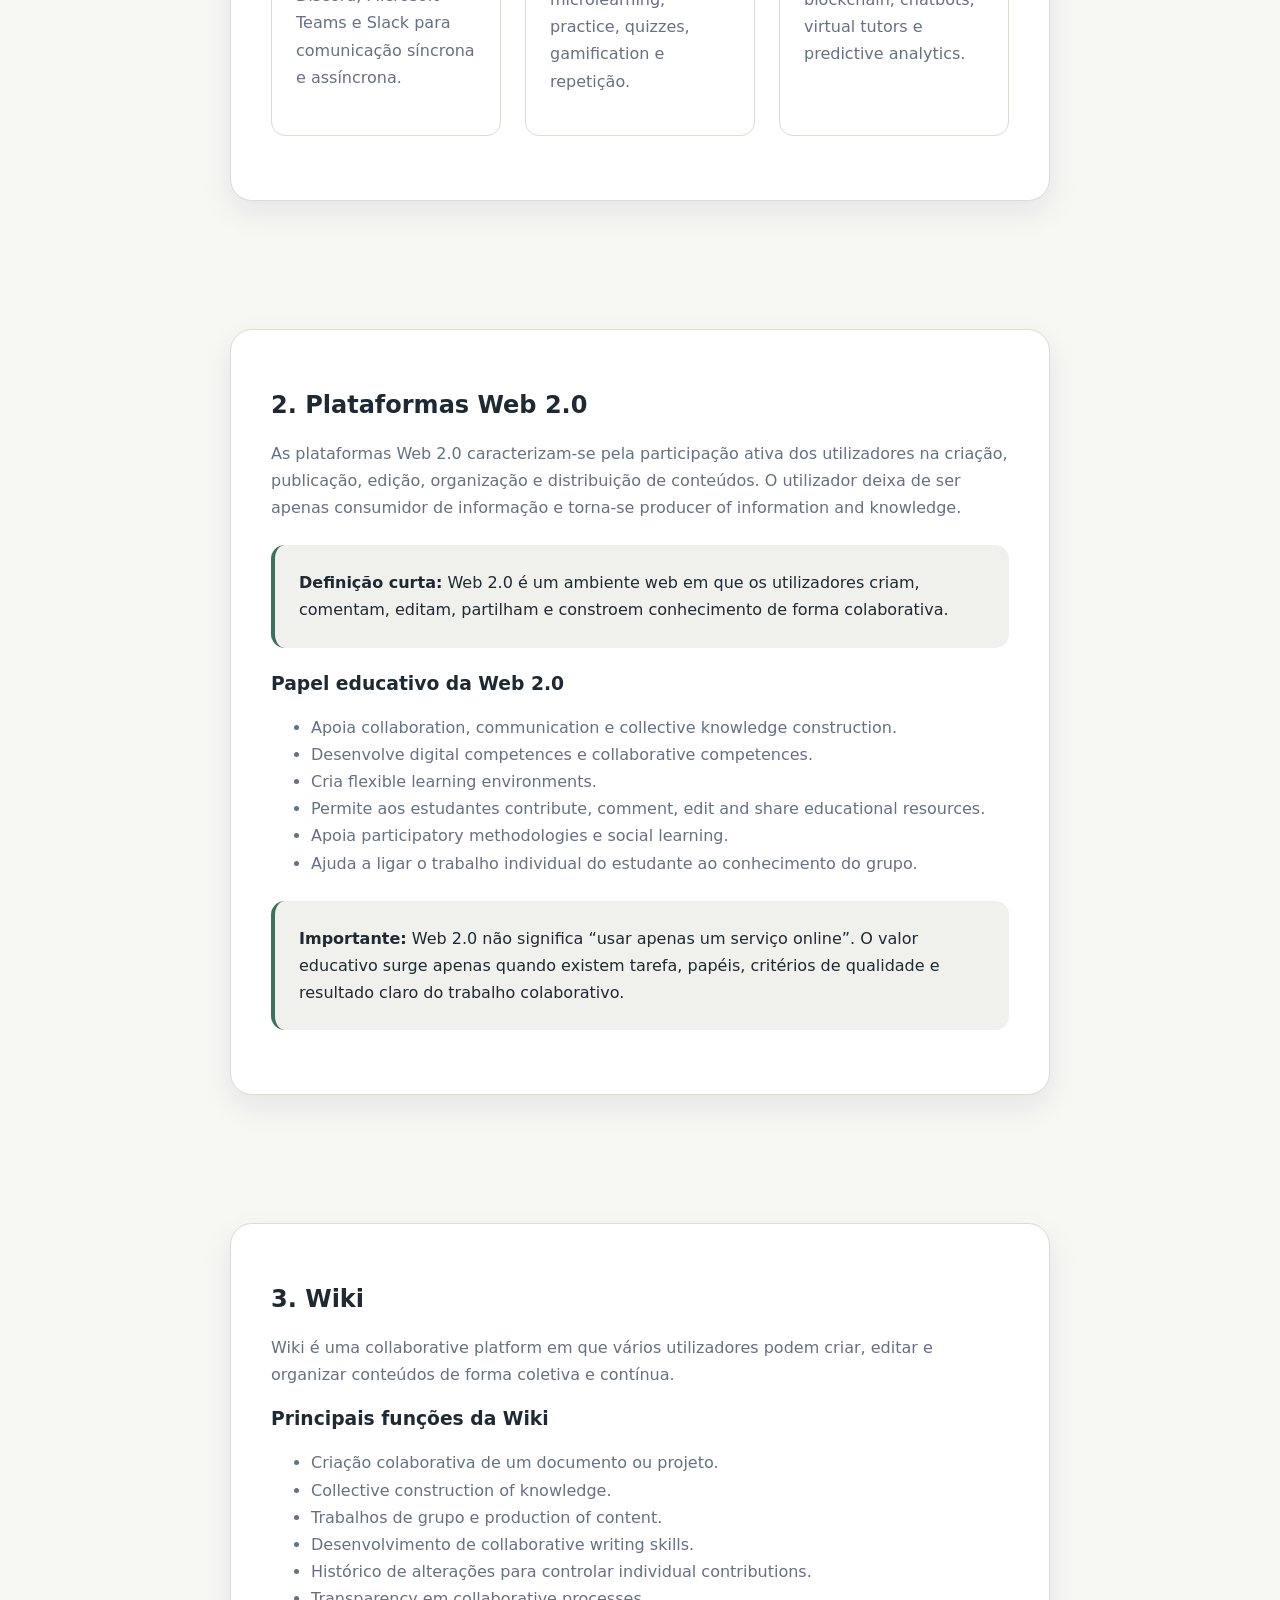
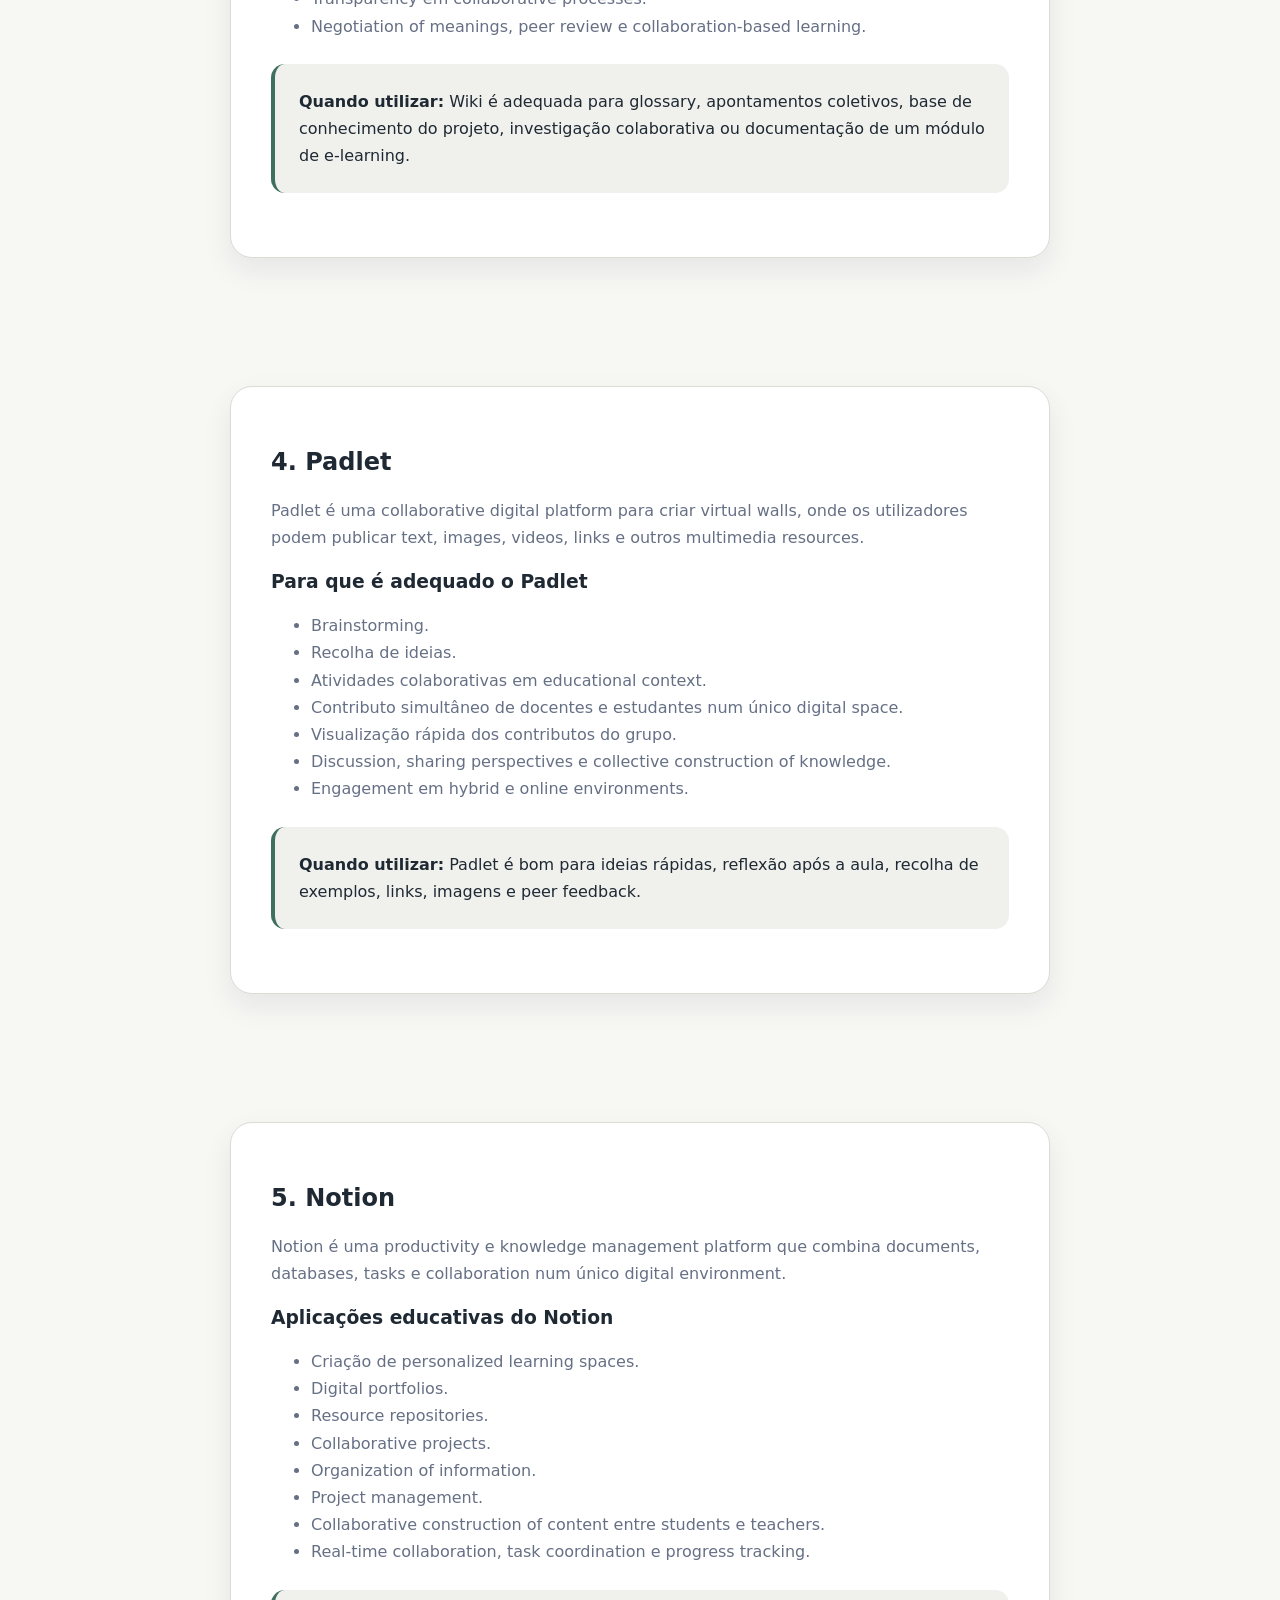
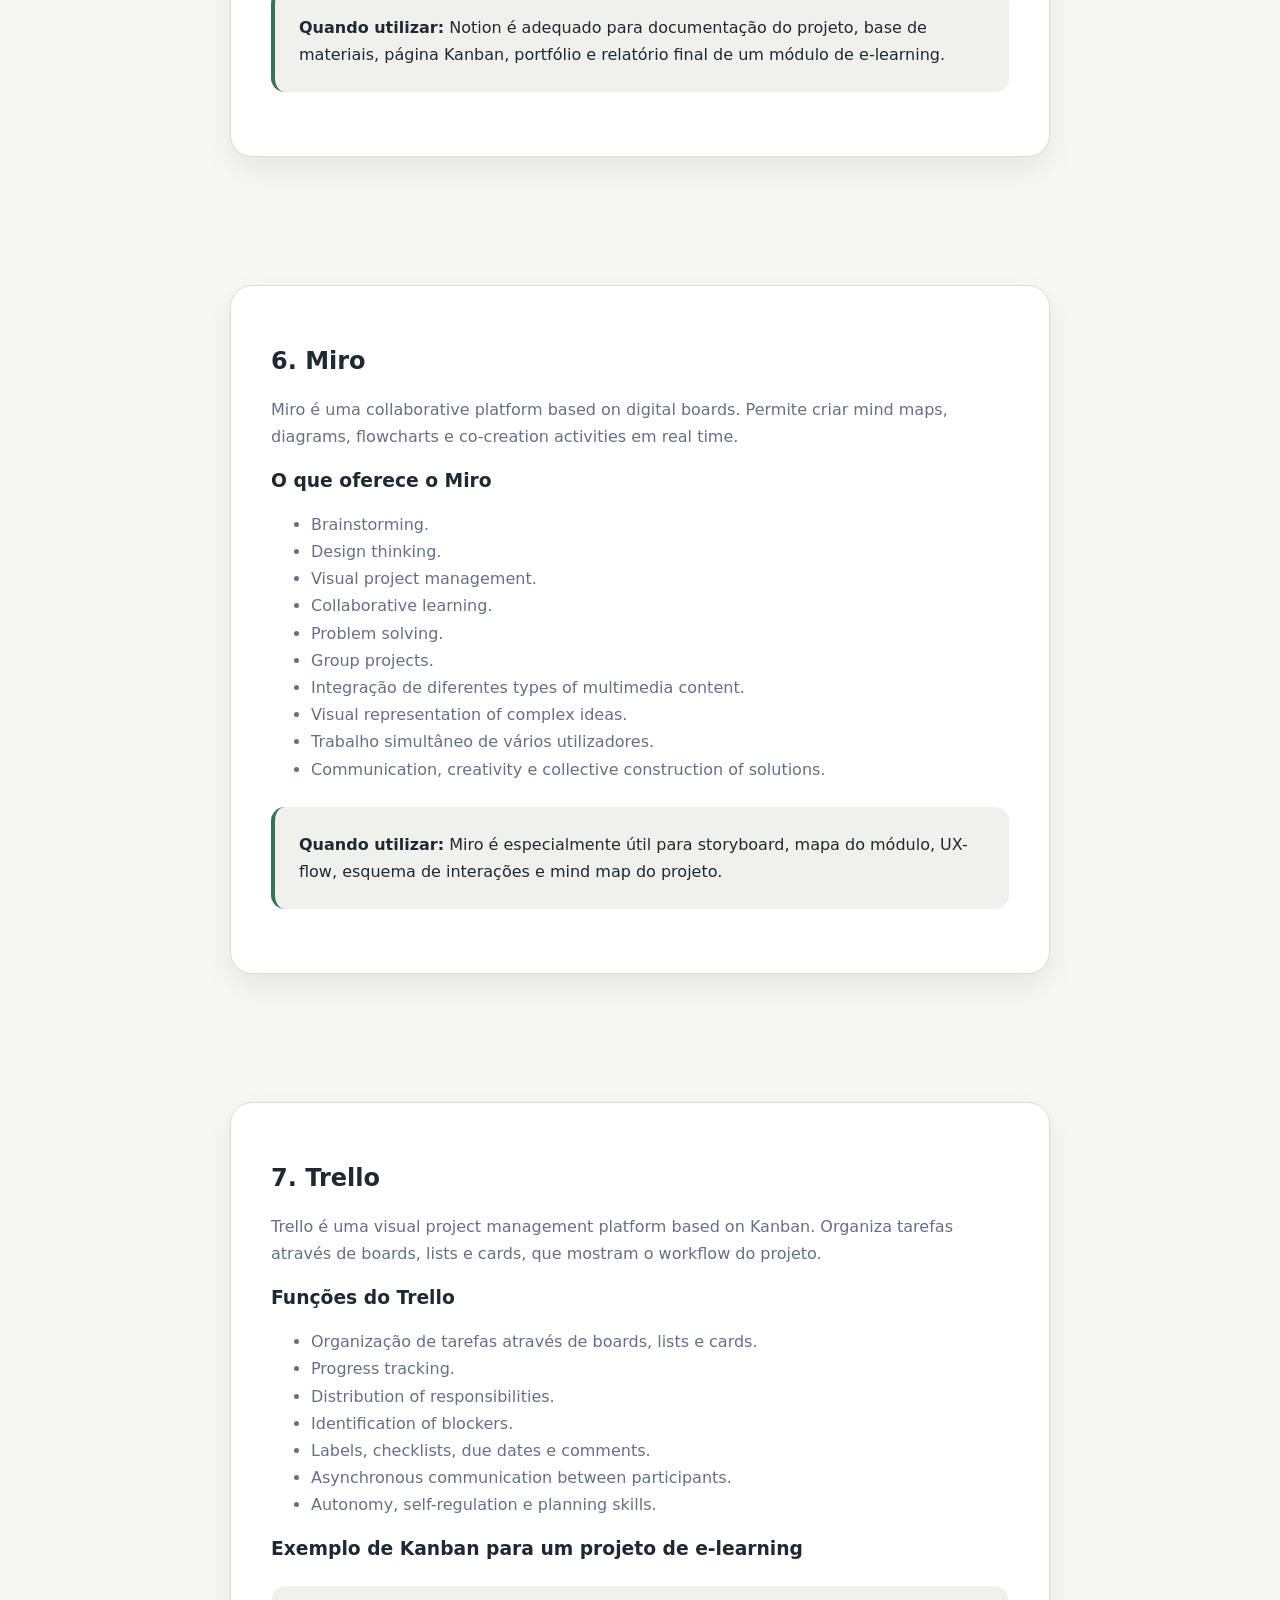
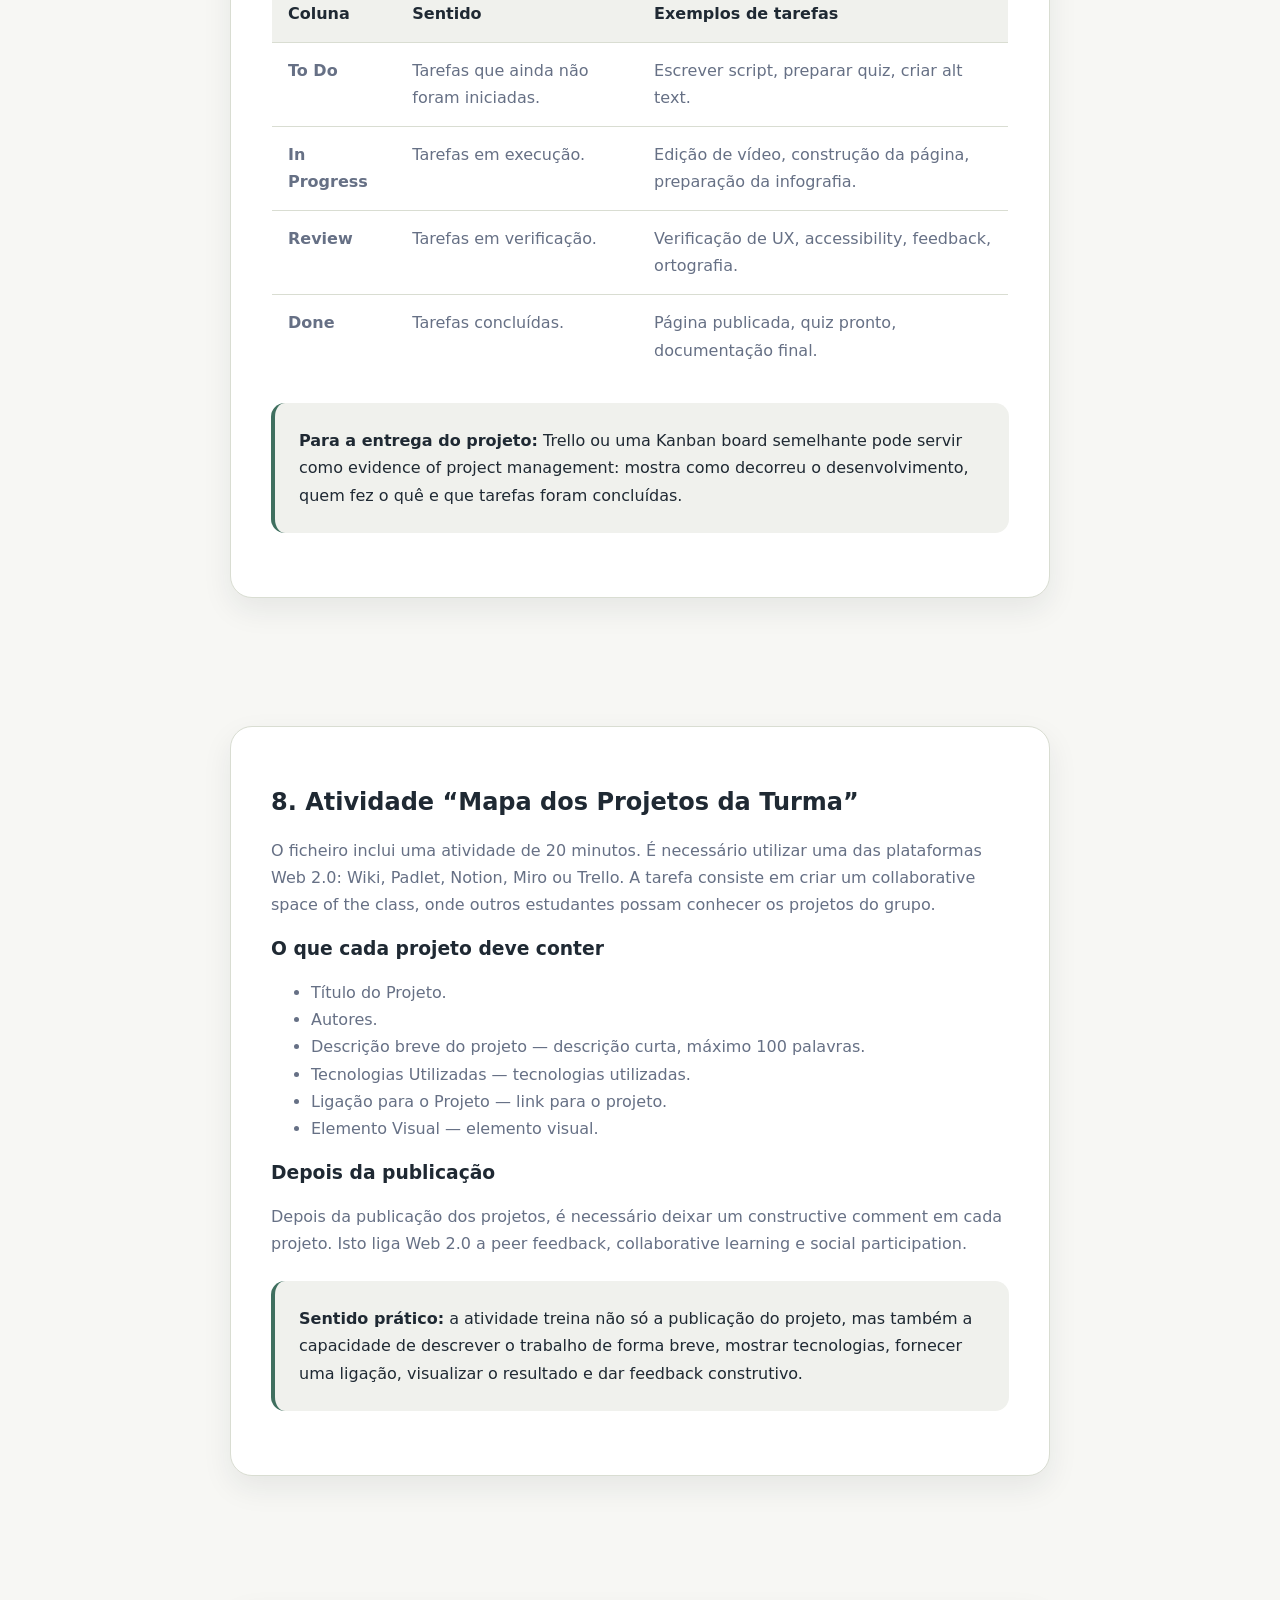
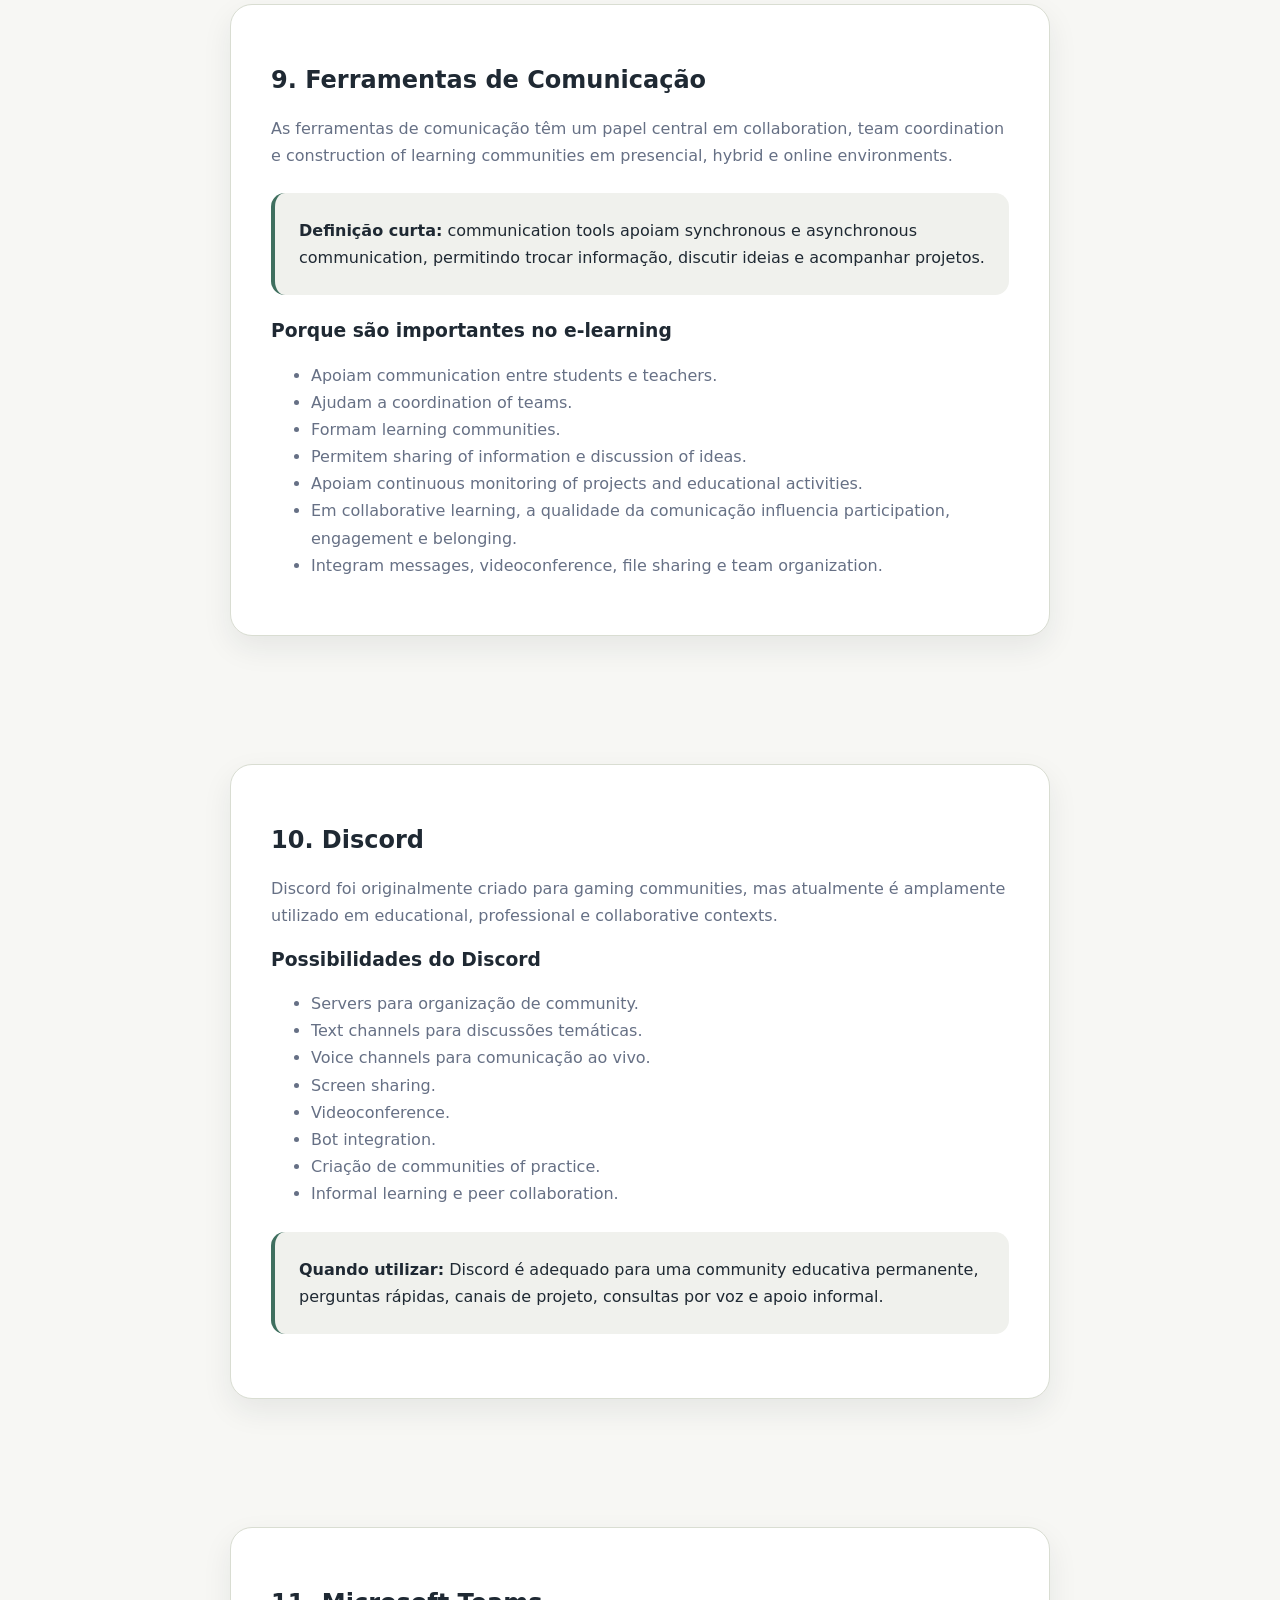
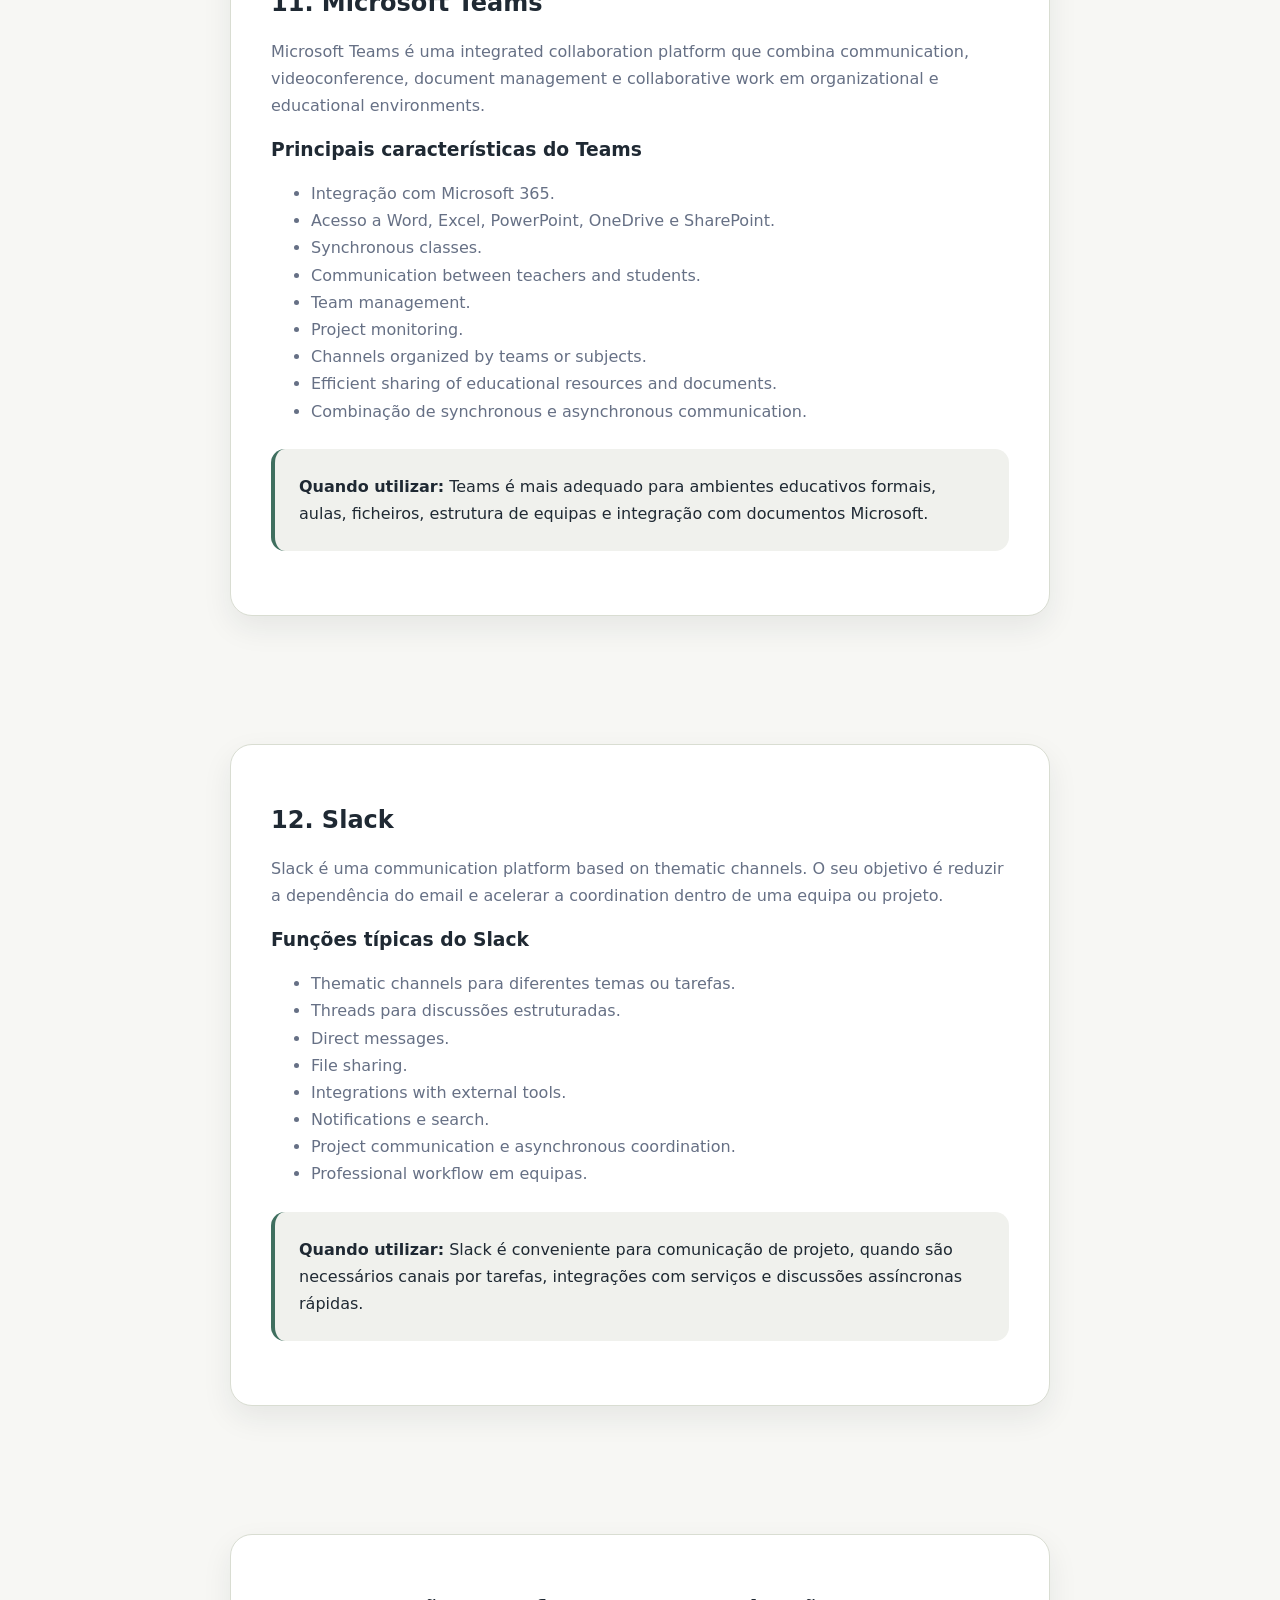
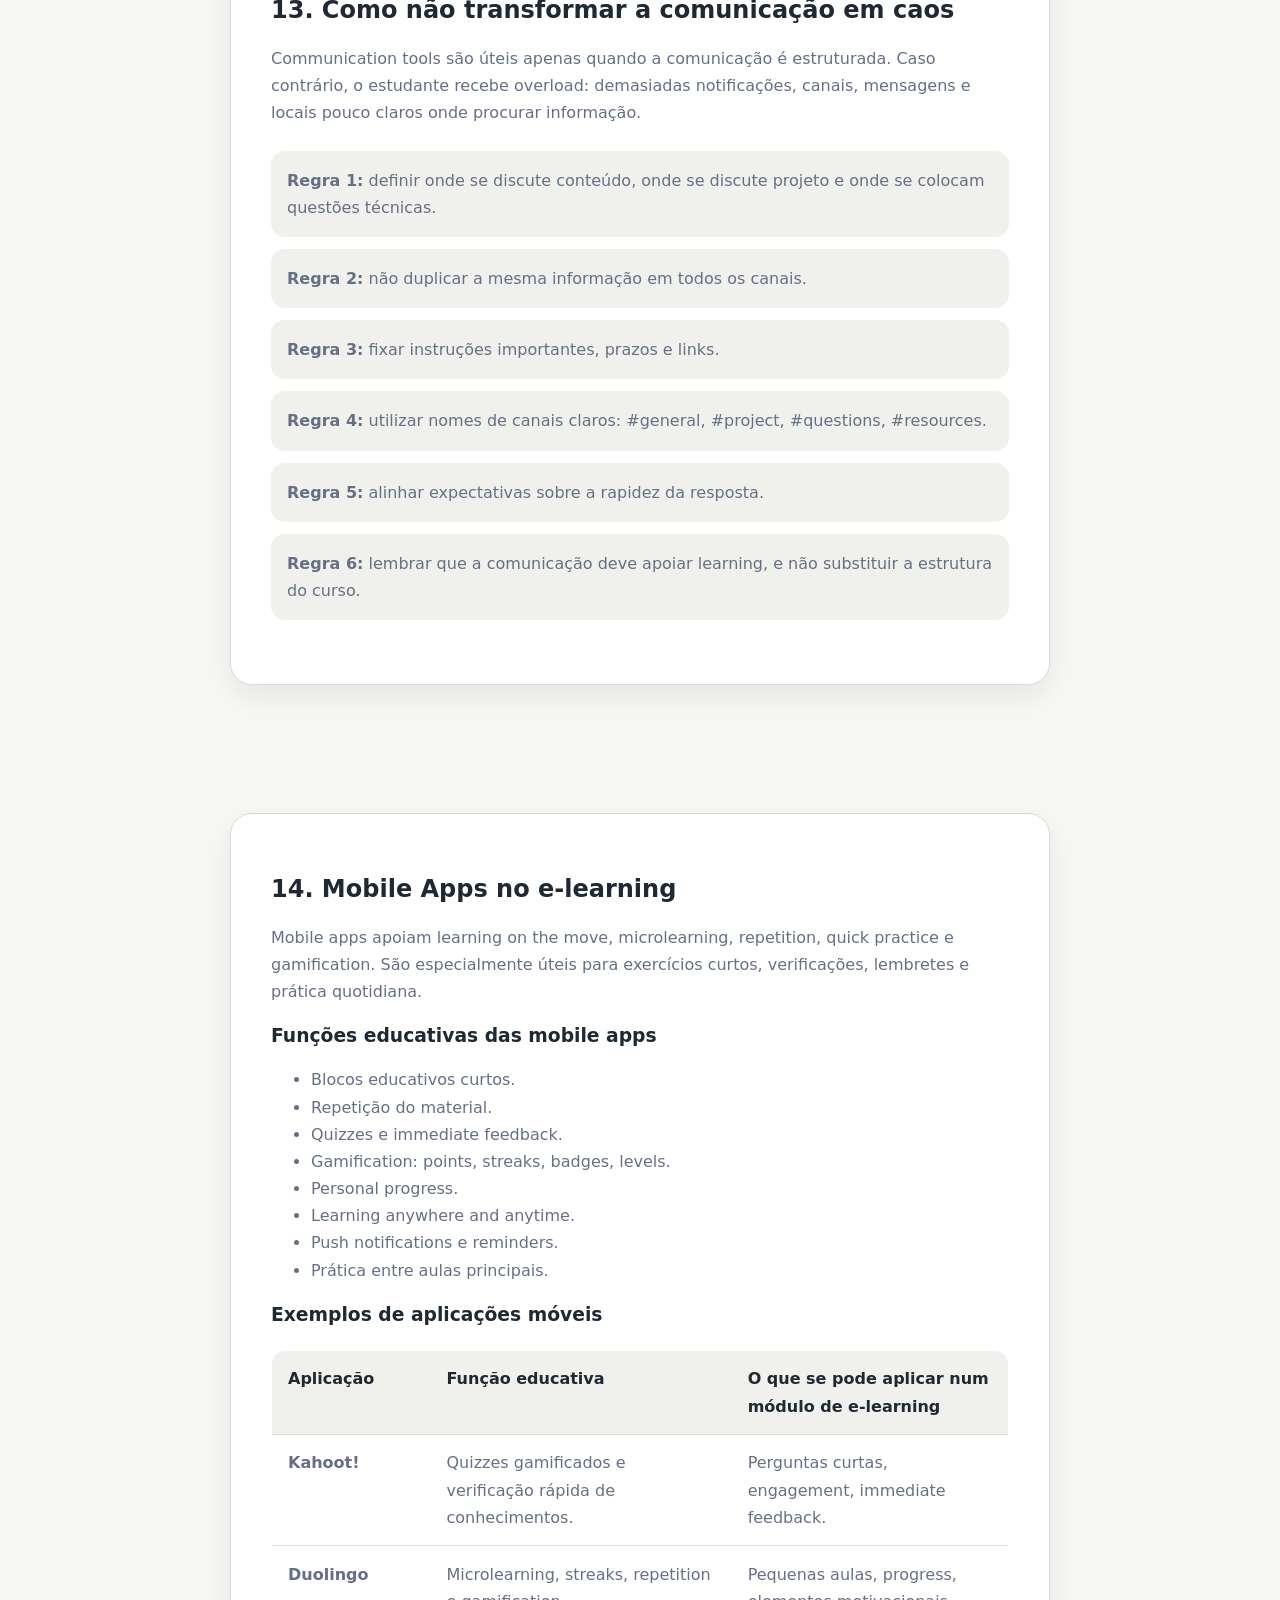
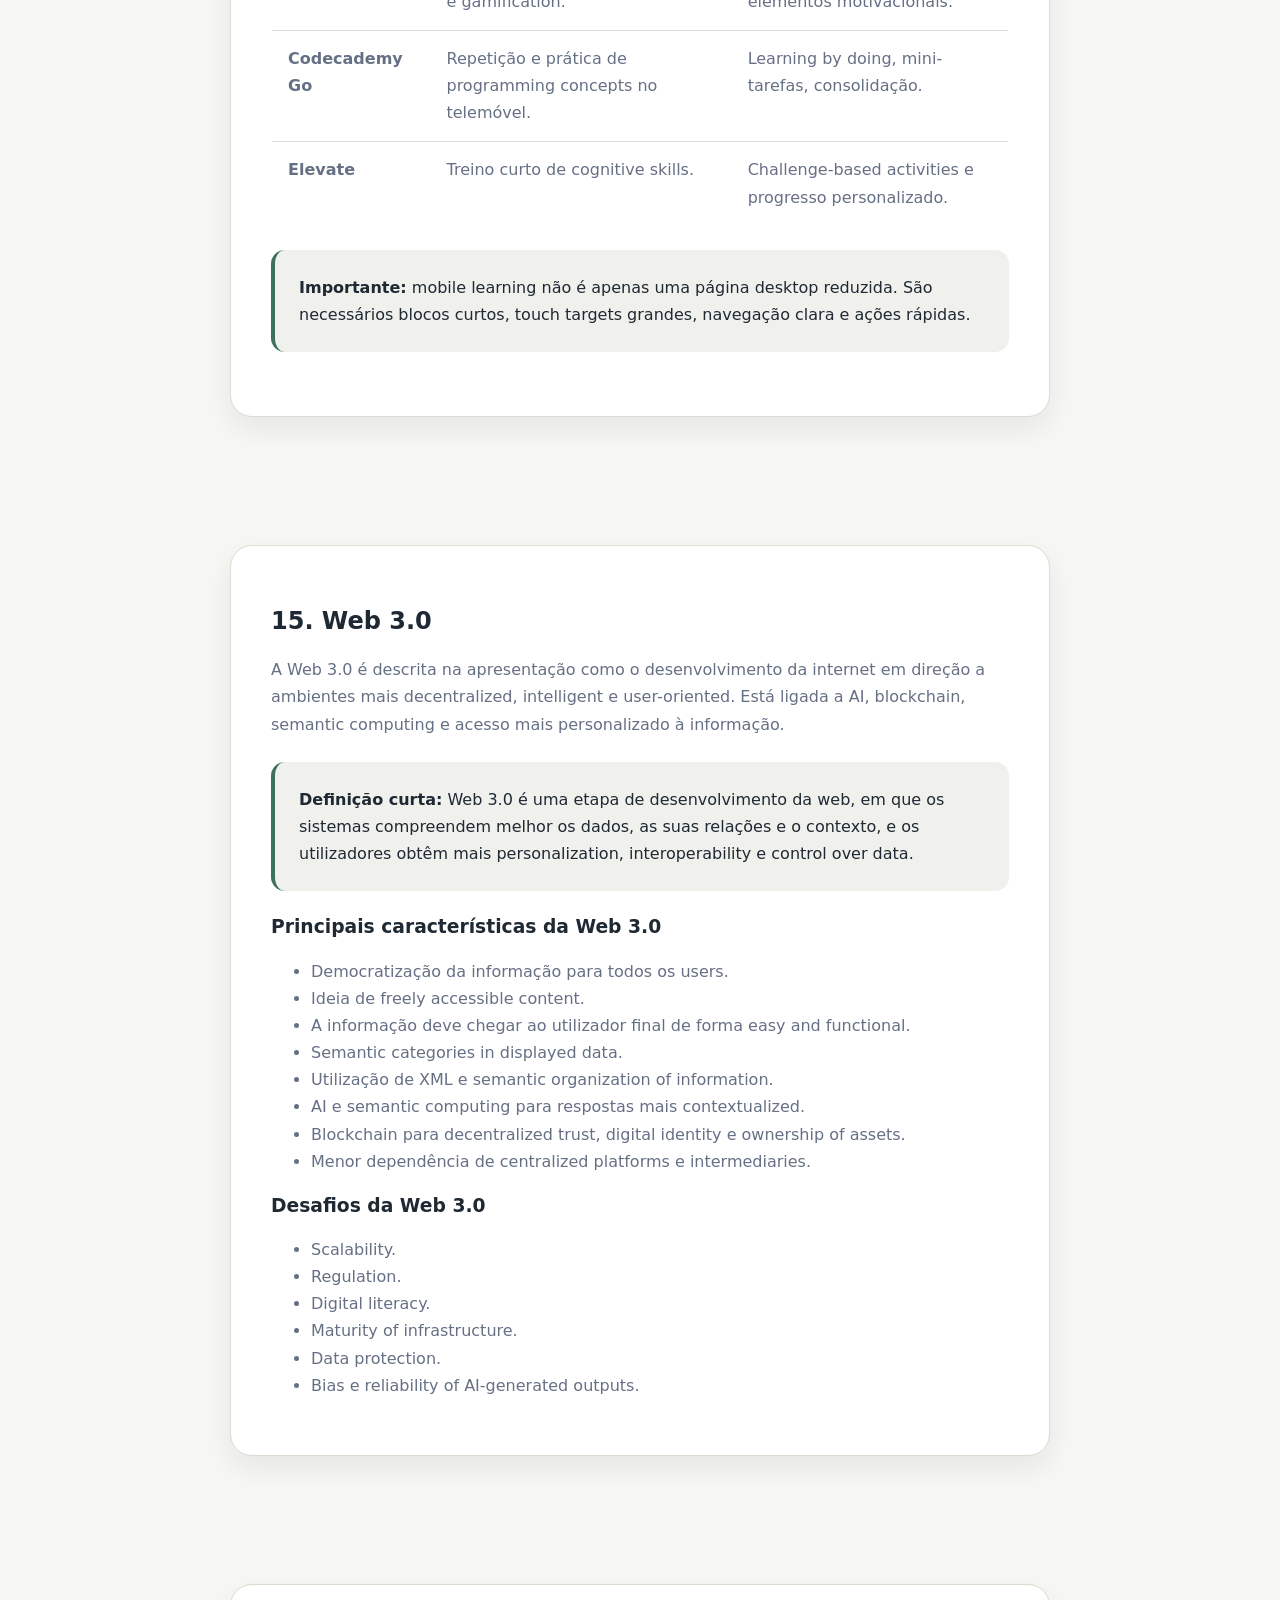
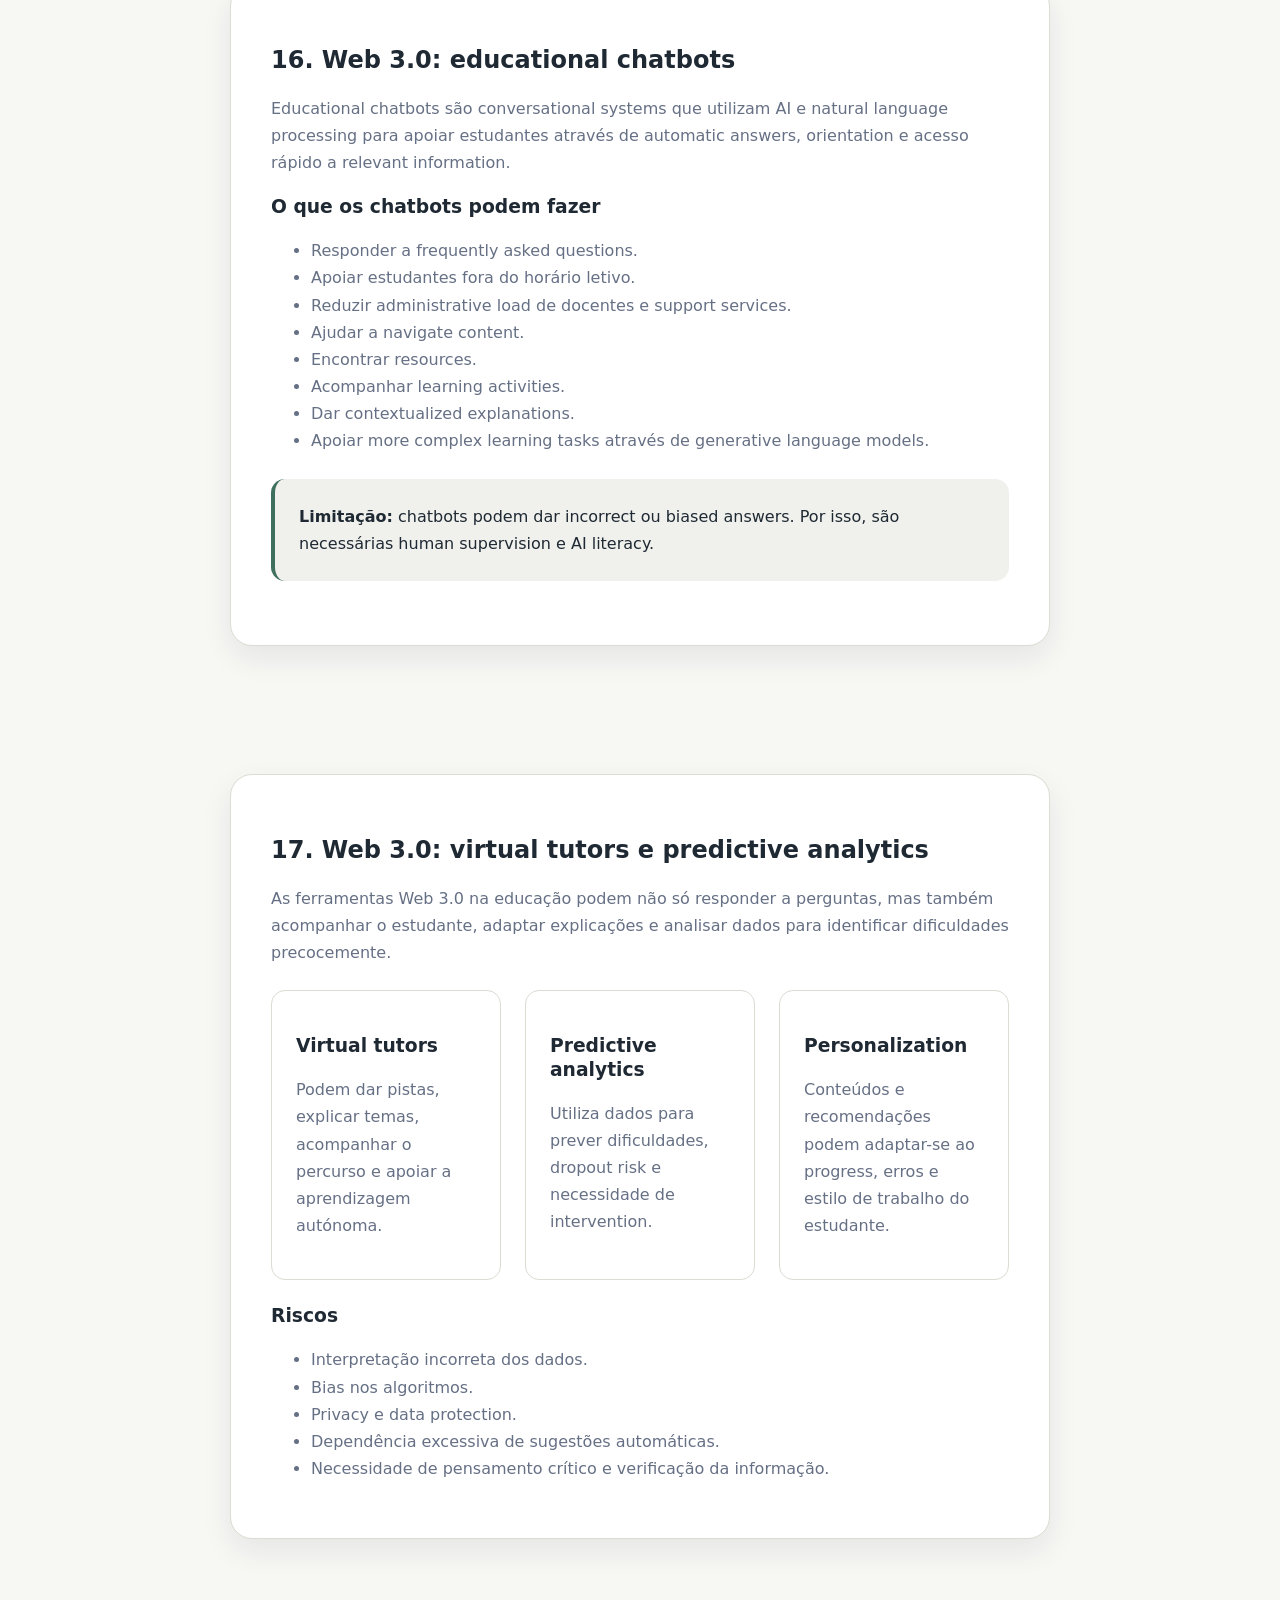
<file: file10.html>
<!-- file10.html -->
<!DOCTYPE html>
<html lang="pt-PT">
<head>
  <meta charset="UTF-8" />
  <meta name="viewport" content="width=device-width, initial-scale=1.0" />
  <title>TMEL TP11 — Web 2.0, comunicação, Mobile Apps e Web 3.0</title>
  <link rel="stylesheet" href="styles.css" />
  <script src="script.js" defer></script>
</head>

<body>
  <header class="site-header">
    <div class="container header-content">
      <a href="index.html" class="logo">PDF Notes</a>

      <nav class="main-nav" aria-label="Navegação da página">
        <a href="#web2">Web 2.0</a>
        <a href="#tools">Ferramentas</a>
        <a href="#activity">Atividade</a>
        <a href="#communication">Comunicação</a>
        <a href="#mobile">Mobile Apps</a>
        <a href="#web3">Web 3.0</a>
        <a href="#exam">Exame</a>
      </nav>

      <button class="theme-toggle" type="button" aria-label="Alternar tema">
        <span class="theme-toggle__icon">☾</span>
      </button>
    </div>
  </header>

  <main>
    <section class="section note-hero reveal">
      <div class="container note-layout">
        <p class="eyebrow">TMEL · TP11 · Aula n.º 11 · 16.06.2026</p>
        <h1>Web 2.0, ferramentas de comunicação, Mobile Apps e Web 3.0</h1>
        <p class="hero-text">
          Apontamentos detalhados sobre o último ficheiro da disciplina: plataformas Web 2.0,
          Wiki, Padlet, Notion, Miro, Trello, ferramentas de comunicação,
          Discord, Microsoft Teams, Slack, aplicações móveis e Web 3.0.
        </p>

        <div class="note-meta-grid">
          <div class="note-meta-card">
            <span>Disciplina</span>
            <strong>Tecnologias Multimédia para E-Learning</strong>
          </div>
          <div class="note-meta-card">
            <span>Temas principais</span>
            <strong>Web 2.0 · Comunicação · Mobile · Web 3.0</strong>
          </div>
          <div class="note-meta-card">
            <span>Data</span>
            <strong>16.06.2026</strong>
          </div>
        </div>
      </div>
    </section>

    <section class="section reveal">
      <div class="container note-layout">
        <article class="note-content">
          <h2>1. O que se estuda neste ficheiro</h2>

          <p>
            O TP11 conclui o bloco tecnológico da disciplina. Neste ficheiro, o foco não está nos standards
            como SCORM ou xAPI, mas sim nos ambientes digitais práticos que apoiam
            colaboração, comunicação, gestão de projetos, mobile learning e formas inteligentes
            de e-learning.
          </p>

          <div class="callout">
            <strong>Ideia principal:</strong> os ambientes modernos de e-learning não se constroem apenas à volta de uma LMS.
            A aprendizagem é reforçada através de collaborative platforms, communication tools, mobile apps
            e ferramentas Web 3.0, se estiverem ligadas ao objetivo de aprendizagem e não criarem caos desnecessário.
          </div>

          <div class="topic-grid">
            <div class="topic-card">
              <h3>Web 2.0</h3>
              <p>Passagem do consumo passivo de informação para a criação, edição e construção colaborativa de conhecimento.</p>
            </div>

            <div class="topic-card">
              <h3>Wiki / Padlet / Notion</h3>
              <p>Escrita colaborativa, recolha de ideias, organização da informação, portfólios e bases de conhecimento.</p>
            </div>

            <div class="topic-card">
              <h3>Miro / Trello</h3>
              <p>Pensamento visual, co-creation, Kanban, coordenação de tarefas e acompanhamento de projetos.</p>
            </div>

            <div class="topic-card">
              <h3>Communication tools</h3>
              <p>Discord, Microsoft Teams e Slack para comunicação síncrona e assíncrona.</p>
            </div>

            <div class="topic-card">
              <h3>Mobile Apps</h3>
              <p>Mobile learning, microlearning, practice, quizzes, gamification e repetição.</p>
            </div>

            <div class="topic-card">
              <h3>Web 3.0</h3>
              <p>AI, semantic web, blockchain, chatbots, virtual tutors e predictive analytics.</p>
            </div>
          </div>
        </article>
      </div>
    </section>

    <section id="web2" class="section reveal">
      <div class="container note-layout">
        <article class="note-content">
          <h2>2. Plataformas Web 2.0</h2>

          <p>
            As plataformas Web 2.0 caracterizam-se pela participação ativa dos utilizadores na criação,
            publicação, edição, organização e distribuição de conteúdos. O utilizador
            deixa de ser apenas consumidor de informação e torna-se producer of information
            and knowledge.
          </p>

          <div class="callout">
            <strong>Definição curta:</strong> Web 2.0 é um ambiente web em que os utilizadores
            criam, comentam, editam, partilham e constroem conhecimento de forma colaborativa.
          </div>

          <h3>Papel educativo da Web 2.0</h3>
          <ul>
            <li>Apoia collaboration, communication e collective knowledge construction.</li>
            <li>Desenvolve digital competences e collaborative competences.</li>
            <li>Cria flexible learning environments.</li>
            <li>Permite aos estudantes contribute, comment, edit and share educational resources.</li>
            <li>Apoia participatory methodologies e social learning.</li>
            <li>Ajuda a ligar o trabalho individual do estudante ao conhecimento do grupo.</li>
          </ul>

          <div class="callout">
            <strong>Importante:</strong> Web 2.0 não significa “usar apenas um serviço online”.
            O valor educativo surge apenas quando existem tarefa, papéis, critérios de qualidade
            e resultado claro do trabalho colaborativo.
          </div>
        </article>
      </div>
    </section>

    <section id="tools" class="section reveal">
      <div class="container note-layout">
        <article class="note-content">
          <h2>3. Wiki</h2>

          <p>
            Wiki é uma collaborative platform em que vários utilizadores podem criar,
            editar e organizar conteúdos de forma coletiva e contínua.
          </p>

          <h3>Principais funções da Wiki</h3>
          <ul>
            <li>Criação colaborativa de um documento ou projeto.</li>
            <li>Collective construction of knowledge.</li>
            <li>Trabalhos de grupo e production of content.</li>
            <li>Desenvolvimento de collaborative writing skills.</li>
            <li>Histórico de alterações para controlar individual contributions.</li>
            <li>Transparency em collaborative processes.</li>
            <li>Negotiation of meanings, peer review e collaboration-based learning.</li>
          </ul>

          <div class="callout">
            <strong>Quando utilizar:</strong> Wiki é adequada para glossary, apontamentos coletivos,
            base de conhecimento do projeto, investigação colaborativa ou documentação de um módulo de e-learning.
          </div>
        </article>
      </div>
    </section>

    <section class="section reveal">
      <div class="container note-layout">
        <article class="note-content">
          <h2>4. Padlet</h2>

          <p>
            Padlet é uma collaborative digital platform para criar virtual walls, onde os utilizadores
            podem publicar text, images, videos, links e outros multimedia resources.
          </p>

          <h3>Para que é adequado o Padlet</h3>
          <ul>
            <li>Brainstorming.</li>
            <li>Recolha de ideias.</li>
            <li>Atividades colaborativas em educational context.</li>
            <li>Contributo simultâneo de docentes e estudantes num único digital space.</li>
            <li>Visualização rápida dos contributos do grupo.</li>
            <li>Discussion, sharing perspectives e collective construction of knowledge.</li>
            <li>Engagement em hybrid e online environments.</li>
          </ul>

          <div class="callout">
            <strong>Quando utilizar:</strong> Padlet é bom para ideias rápidas, reflexão após a aula,
            recolha de exemplos, links, imagens e peer feedback.
          </div>
        </article>
      </div>
    </section>

    <section class="section reveal">
      <div class="container note-layout">
        <article class="note-content">
          <h2>5. Notion</h2>

          <p>
            Notion é uma productivity e knowledge management platform que combina
            documents, databases, tasks e collaboration num único digital environment.
          </p>

          <h3>Aplicações educativas do Notion</h3>
          <ul>
            <li>Criação de personalized learning spaces.</li>
            <li>Digital portfolios.</li>
            <li>Resource repositories.</li>
            <li>Collaborative projects.</li>
            <li>Organization of information.</li>
            <li>Project management.</li>
            <li>Collaborative construction of content entre students e teachers.</li>
            <li>Real-time collaboration, task coordination e progress tracking.</li>
          </ul>

          <div class="callout">
            <strong>Quando utilizar:</strong> Notion é adequado para documentação do projeto,
            base de materiais, página Kanban, portfólio e relatório final de um módulo de e-learning.
          </div>
        </article>
      </div>
    </section>

    <section class="section reveal">
      <div class="container note-layout">
        <article class="note-content">
          <h2>6. Miro</h2>

          <p>
            Miro é uma collaborative platform based on digital boards. Permite criar
            mind maps, diagrams, flowcharts e co-creation activities em real time.
          </p>

          <h3>O que oferece o Miro</h3>
          <ul>
            <li>Brainstorming.</li>
            <li>Design thinking.</li>
            <li>Visual project management.</li>
            <li>Collaborative learning.</li>
            <li>Problem solving.</li>
            <li>Group projects.</li>
            <li>Integração de diferentes types of multimedia content.</li>
            <li>Visual representation of complex ideas.</li>
            <li>Trabalho simultâneo de vários utilizadores.</li>
            <li>Communication, creativity e collective construction of solutions.</li>
          </ul>

          <div class="callout">
            <strong>Quando utilizar:</strong> Miro é especialmente útil para storyboard,
            mapa do módulo, UX-flow, esquema de interações e mind map do projeto.
          </div>
        </article>
      </div>
    </section>

    <section class="section reveal">
      <div class="container note-layout">
        <article class="note-content">
          <h2>7. Trello</h2>

          <p>
            Trello é uma visual project management platform based on Kanban. Organiza tarefas
            através de boards, lists e cards, que mostram o workflow do projeto.
          </p>

          <h3>Funções do Trello</h3>
          <ul>
            <li>Organização de tarefas através de boards, lists e cards.</li>
            <li>Progress tracking.</li>
            <li>Distribution of responsibilities.</li>
            <li>Identification of blockers.</li>
            <li>Labels, checklists, due dates e comments.</li>
            <li>Asynchronous communication between participants.</li>
            <li>Autonomy, self-regulation e planning skills.</li>
          </ul>

          <h3>Exemplo de Kanban para um projeto de e-learning</h3>
          <div class="responsive-table">
            <table class="study-table">
              <thead>
                <tr>
                  <th>Coluna</th>
                  <th>Sentido</th>
                  <th>Exemplos de tarefas</th>
                </tr>
              </thead>
              <tbody>
                <tr>
                  <td><strong>To Do</strong></td>
                  <td>Tarefas que ainda não foram iniciadas.</td>
                  <td>Escrever script, preparar quiz, criar alt text.</td>
                </tr>
                <tr>
                  <td><strong>In Progress</strong></td>
                  <td>Tarefas em execução.</td>
                  <td>Edição de vídeo, construção da página, preparação da infografia.</td>
                </tr>
                <tr>
                  <td><strong>Review</strong></td>
                  <td>Tarefas em verificação.</td>
                  <td>Verificação de UX, accessibility, feedback, ortografia.</td>
                </tr>
                <tr>
                  <td><strong>Done</strong></td>
                  <td>Tarefas concluídas.</td>
                  <td>Página publicada, quiz pronto, documentação final.</td>
                </tr>
              </tbody>
            </table>
          </div>

          <div class="callout">
            <strong>Para a entrega do projeto:</strong> Trello ou uma Kanban board semelhante pode servir como evidence
            of project management: mostra como decorreu o desenvolvimento, quem fez o quê e que tarefas foram concluídas.
          </div>
        </article>
      </div>
    </section>

    <section id="activity" class="section reveal">
      <div class="container note-layout">
        <article class="note-content">
          <h2>8. Atividade “Mapa dos Projetos da Turma”</h2>

          <p>
            O ficheiro inclui uma atividade de 20 minutos. É necessário utilizar uma das plataformas Web 2.0:
            Wiki, Padlet, Notion, Miro ou Trello. A tarefa consiste em criar um collaborative space of the class,
            onde outros estudantes possam conhecer os projetos do grupo.
          </p>

          <h3>O que cada projeto deve conter</h3>
          <ul>
            <li>Título do Projeto.</li>
            <li>Autores.</li>
            <li>Descrição breve do projeto — descrição curta, máximo 100 palavras.</li>
            <li>Tecnologias Utilizadas — tecnologias utilizadas.</li>
            <li>Ligação para o Projeto — link para o projeto.</li>
            <li>Elemento Visual — elemento visual.</li>
          </ul>

          <h3>Depois da publicação</h3>
          <p>
            Depois da publicação dos projetos, é necessário deixar um constructive comment em cada projeto.
            Isto liga Web 2.0 a peer feedback, collaborative learning e social participation.
          </p>

          <div class="callout">
            <strong>Sentido prático:</strong> a atividade treina não só a publicação do projeto,
            mas também a capacidade de descrever o trabalho de forma breve, mostrar tecnologias, fornecer uma ligação,
            visualizar o resultado e dar feedback construtivo.
          </div>
        </article>
      </div>
    </section>

    <section id="communication" class="section reveal">
      <div class="container note-layout">
        <article class="note-content">
          <h2>9. Ferramentas de Comunicação</h2>

          <p>
            As ferramentas de comunicação têm um papel central em collaboration, team coordination
            e construction of learning communities em presencial, hybrid e online environments.
          </p>

          <div class="callout">
            <strong>Definição curta:</strong> communication tools apoiam synchronous
            e asynchronous communication, permitindo trocar informação, discutir ideias
            e acompanhar projetos.
          </div>

          <h3>Porque são importantes no e-learning</h3>
          <ul>
            <li>Apoiam communication entre students e teachers.</li>
            <li>Ajudam a coordination of teams.</li>
            <li>Formam learning communities.</li>
            <li>Permitem sharing of information e discussion of ideas.</li>
            <li>Apoiam continuous monitoring of projects and educational activities.</li>
            <li>Em collaborative learning, a qualidade da comunicação influencia participation, engagement e belonging.</li>
            <li>Integram messages, videoconference, file sharing e team organization.</li>
          </ul>
        </article>
      </div>
    </section>

    <section class="section reveal">
      <div class="container note-layout">
        <article class="note-content">
          <h2>10. Discord</h2>

          <p>
            Discord foi originalmente criado para gaming communities, mas atualmente é amplamente utilizado
            em educational, professional e collaborative contexts.
          </p>

          <h3>Possibilidades do Discord</h3>
          <ul>
            <li>Servers para organização de community.</li>
            <li>Text channels para discussões temáticas.</li>
            <li>Voice channels para comunicação ao vivo.</li>
            <li>Screen sharing.</li>
            <li>Videoconference.</li>
            <li>Bot integration.</li>
            <li>Criação de communities of practice.</li>
            <li>Informal learning e peer collaboration.</li>
          </ul>

          <div class="callout">
            <strong>Quando utilizar:</strong> Discord é adequado para uma community educativa permanente,
            perguntas rápidas, canais de projeto, consultas por voz e apoio informal.
          </div>
        </article>
      </div>
    </section>

    <section class="section reveal">
      <div class="container note-layout">
        <article class="note-content">
          <h2>11. Microsoft Teams</h2>

          <p>
            Microsoft Teams é uma integrated collaboration platform que combina communication,
            videoconference, document management e collaborative work em organizational
            e educational environments.
          </p>

          <h3>Principais características do Teams</h3>
          <ul>
            <li>Integração com Microsoft 365.</li>
            <li>Acesso a Word, Excel, PowerPoint, OneDrive e SharePoint.</li>
            <li>Synchronous classes.</li>
            <li>Communication between teachers and students.</li>
            <li>Team management.</li>
            <li>Project monitoring.</li>
            <li>Channels organized by teams or subjects.</li>
            <li>Efficient sharing of educational resources and documents.</li>
            <li>Combinação de synchronous e asynchronous communication.</li>
          </ul>

          <div class="callout">
            <strong>Quando utilizar:</strong> Teams é mais adequado para ambientes educativos formais,
            aulas, ficheiros, estrutura de equipas e integração com documentos Microsoft.
          </div>
        </article>
      </div>
    </section>

    <section class="section reveal">
      <div class="container note-layout">
        <article class="note-content">
          <h2>12. Slack</h2>

          <p>
            Slack é uma communication platform based on thematic channels. O seu objetivo é reduzir
            a dependência do email e acelerar a coordination dentro de uma equipa ou projeto.
          </p>

          <h3>Funções típicas do Slack</h3>
          <ul>
            <li>Thematic channels para diferentes temas ou tarefas.</li>
            <li>Threads para discussões estruturadas.</li>
            <li>Direct messages.</li>
            <li>File sharing.</li>
            <li>Integrations with external tools.</li>
            <li>Notifications e search.</li>
            <li>Project communication e asynchronous coordination.</li>
            <li>Professional workflow em equipas.</li>
          </ul>

          <div class="callout">
            <strong>Quando utilizar:</strong> Slack é conveniente para comunicação de projeto,
            quando são necessários canais por tarefas, integrações com serviços e discussões assíncronas rápidas.
          </div>
        </article>
      </div>
    </section>

    <section class="section reveal">
      <div class="container note-layout">
        <article class="note-content">
          <h2>13. Como não transformar a comunicação em caos</h2>

          <p>
            Communication tools são úteis apenas quando a comunicação é estruturada.
            Caso contrário, o estudante recebe overload: demasiadas notificações, canais, mensagens
            e locais pouco claros onde procurar informação.
          </p>

          <div class="compact-list">
            <p><strong>Regra 1:</strong> definir onde se discute conteúdo, onde se discute projeto e onde se colocam questões técnicas.</p>
            <p><strong>Regra 2:</strong> não duplicar a mesma informação em todos os canais.</p>
            <p><strong>Regra 3:</strong> fixar instruções importantes, prazos e links.</p>
            <p><strong>Regra 4:</strong> utilizar nomes de canais claros: #general, #project, #questions, #resources.</p>
            <p><strong>Regra 5:</strong> alinhar expectativas sobre a rapidez da resposta.</p>
            <p><strong>Regra 6:</strong> lembrar que a comunicação deve apoiar learning, e não substituir a estrutura do curso.</p>
          </div>
        </article>
      </div>
    </section>

    <section id="mobile" class="section reveal">
      <div class="container note-layout">
        <article class="note-content">
          <h2>14. Mobile Apps no e-learning</h2>

          <p>
            Mobile apps apoiam learning on the move, microlearning, repetition,
            quick practice e gamification. São especialmente úteis para exercícios curtos,
            verificações, lembretes e prática quotidiana.
          </p>

          <h3>Funções educativas das mobile apps</h3>
          <ul>
            <li>Blocos educativos curtos.</li>
            <li>Repetição do material.</li>
            <li>Quizzes e immediate feedback.</li>
            <li>Gamification: points, streaks, badges, levels.</li>
            <li>Personal progress.</li>
            <li>Learning anywhere and anytime.</li>
            <li>Push notifications e reminders.</li>
            <li>Prática entre aulas principais.</li>
          </ul>

          <h3>Exemplos de aplicações móveis</h3>
          <div class="responsive-table">
            <table class="study-table">
              <thead>
                <tr>
                  <th>Aplicação</th>
                  <th>Função educativa</th>
                  <th>O que se pode aplicar num módulo de e-learning</th>
                </tr>
              </thead>
              <tbody>
                <tr>
                  <td><strong>Kahoot!</strong></td>
                  <td>Quizzes gamificados e verificação rápida de conhecimentos.</td>
                  <td>Perguntas curtas, engagement, immediate feedback.</td>
                </tr>
                <tr>
                  <td><strong>Duolingo</strong></td>
                  <td>Microlearning, streaks, repetition e gamification.</td>
                  <td>Pequenas aulas, progress, elementos motivacionais.</td>
                </tr>
                <tr>
                  <td><strong>Codecademy Go</strong></td>
                  <td>Repetição e prática de programming concepts no telemóvel.</td>
                  <td>Learning by doing, mini-tarefas, consolidação.</td>
                </tr>
                <tr>
                  <td><strong>Elevate</strong></td>
                  <td>Treino curto de cognitive skills.</td>
                  <td>Challenge-based activities e progresso personalizado.</td>
                </tr>
              </tbody>
            </table>
          </div>

          <div class="callout">
            <strong>Importante:</strong> mobile learning não é apenas uma página desktop reduzida.
            São necessários blocos curtos, touch targets grandes, navegação clara e ações rápidas.
          </div>
        </article>
      </div>
    </section>

    <section id="web3" class="section reveal">
      <div class="container note-layout">
        <article class="note-content">
          <h2>15. Web 3.0</h2>

          <p>
            A Web 3.0 é descrita na apresentação como o desenvolvimento da internet em direção a ambientes mais
            decentralized, intelligent e user-oriented. Está ligada a AI,
            blockchain, semantic computing e acesso mais personalizado à informação.
          </p>

          <div class="callout">
            <strong>Definição curta:</strong> Web 3.0 é uma etapa de desenvolvimento da web,
            em que os sistemas compreendem melhor os dados, as suas relações e o contexto, e os utilizadores obtêm
            mais personalization, interoperability e control over data.
          </div>

          <h3>Principais características da Web 3.0</h3>
          <ul>
            <li>Democratização da informação para todos os users.</li>
            <li>Ideia de freely accessible content.</li>
            <li>A informação deve chegar ao utilizador final de forma easy and functional.</li>
            <li>Semantic categories in displayed data.</li>
            <li>Utilização de XML e semantic organization of information.</li>
            <li>AI e semantic computing para respostas mais contextualized.</li>
            <li>Blockchain para decentralized trust, digital identity e ownership of assets.</li>
            <li>Menor dependência de centralized platforms e intermediaries.</li>
          </ul>

          <h3>Desafios da Web 3.0</h3>
          <ul>
            <li>Scalability.</li>
            <li>Regulation.</li>
            <li>Digital literacy.</li>
            <li>Maturity of infrastructure.</li>
            <li>Data protection.</li>
            <li>Bias e reliability of AI-generated outputs.</li>
          </ul>
        </article>
      </div>
    </section>

    <section class="section reveal">
      <div class="container note-layout">
        <article class="note-content">
          <h2>16. Web 3.0: educational chatbots</h2>

          <p>
            Educational chatbots são conversational systems que utilizam AI e natural language
            processing para apoiar estudantes através de automatic answers, orientation e acesso rápido
            a relevant information.
          </p>

          <h3>O que os chatbots podem fazer</h3>
          <ul>
            <li>Responder a frequently asked questions.</li>
            <li>Apoiar estudantes fora do horário letivo.</li>
            <li>Reduzir administrative load de docentes e support services.</li>
            <li>Ajudar a navigate content.</li>
            <li>Encontrar resources.</li>
            <li>Acompanhar learning activities.</li>
            <li>Dar contextualized explanations.</li>
            <li>Apoiar more complex learning tasks através de generative language models.</li>
          </ul>

          <div class="callout">
            <strong>Limitação:</strong> chatbots podem dar incorrect ou biased answers.
            Por isso, são necessárias human supervision e AI literacy.
          </div>
        </article>
      </div>
    </section>

    <section class="section reveal">
      <div class="container note-layout">
        <article class="note-content">
          <h2>17. Web 3.0: virtual tutors e predictive analytics</h2>

          <p>
            As ferramentas Web 3.0 na educação podem não só responder a perguntas, mas também acompanhar
            o estudante, adaptar explicações e analisar dados para identificar dificuldades precocemente.
          </p>

          <div class="topic-grid">
            <div class="topic-card">
              <h3>Virtual tutors</h3>
              <p>Podem dar pistas, explicar temas, acompanhar o percurso e apoiar a aprendizagem autónoma.</p>
            </div>

            <div class="topic-card">
              <h3>Predictive analytics</h3>
              <p>Utiliza dados para prever dificuldades, dropout risk e necessidade de intervention.</p>
            </div>

            <div class="topic-card">
              <h3>Personalization</h3>
              <p>Conteúdos e recomendações podem adaptar-se ao progress, erros e estilo de trabalho do estudante.</p>
            </div>
          </div>

          <h3>Riscos</h3>
          <ul>
            <li>Interpretação incorreta dos dados.</li>
            <li>Bias nos algoritmos.</li>
            <li>Privacy e data protection.</li>
            <li>Dependência excessiva de sugestões automáticas.</li>
            <li>Necessidade de pensamento crítico e verificação da informação.</li>
          </ul>
        </article>
      </div>
    </section>

    <section class="section reveal">
      <div class="container note-layout">
        <article class="note-content">
          <h2>18. Comparação das ferramentas do TP11</h2>

          <div class="responsive-table">
            <table class="study-table">
              <thead>
                <tr>
                  <th>Ferramenta / grupo</th>
                  <th>Função principal</th>
                  <th>Melhor aplicação em e-learning</th>
                </tr>
              </thead>
              <tbody>
                <tr>
                  <td><strong>Wiki</strong></td>
                  <td>Criação e edição coletiva de conhecimento.</td>
                  <td>Glossário, base de conhecimento, apontamentos coletivos.</td>
                </tr>
                <tr>
                  <td><strong>Padlet</strong></td>
                  <td>Quadro virtual para ideias e recursos.</td>
                  <td>Brainstorming, recolha de links, reflexão.</td>
                </tr>
                <tr>
                  <td><strong>Notion</strong></td>
                  <td>Organização de conhecimento, tarefas e documentos.</td>
                  <td>Documentação do projeto, portfolio, repository.</td>
                </tr>
                <tr>
                  <td><strong>Miro</strong></td>
                  <td>Quadros visuais e co-creation.</td>
                  <td>Mind map, storyboard, UX-flow, project mapping.</td>
                </tr>
                <tr>
                  <td><strong>Trello</strong></td>
                  <td>Kanban e visual project management.</td>
                  <td>Planeamento de tarefas, tracking, distribuição do trabalho.</td>
                </tr>
                <tr>
                  <td><strong>Discord</strong></td>
                  <td>Community communication.</td>
                  <td>Apoio informal, canais, voice rooms.</td>
                </tr>
                <tr>
                  <td><strong>Teams</strong></td>
                  <td>Comunicação educativa formal e documentos.</td>
                  <td>Aulas, ficheiros, grupos, Microsoft 365.</td>
                </tr>
                <tr>
                  <td><strong>Slack</strong></td>
                  <td>Professional communication através de channels.</td>
                  <td>Equipa de projeto, threads, integrations.</td>
                </tr>
                <tr>
                  <td><strong>Mobile apps</strong></td>
                  <td>Microlearning e practice.</td>
                  <td>Tarefas curtas, quizzes, repetition.</td>
                </tr>
                <tr>
                  <td><strong>Web 3.0</strong></td>
                  <td>AI, personalization, semantic data.</td>
                  <td>Chatbots, virtual tutors, predictive analytics.</td>
                </tr>
              </tbody>
            </table>
          </div>
        </article>
      </div>
    </section>

    <section class="section reveal">
      <div class="container note-layout">
        <article class="note-content">
          <h2>19. Erros frequentes</h2>

          <div class="compact-list">
            <p><strong>Erro 1:</strong> considerar Web 2.0 apenas uma lista de serviços, e não um modelo de participação dos utilizadores.</p>
            <p><strong>Erro 2:</strong> utilizar Padlet, Miro ou Notion sem tarefa educativa.</p>
            <p><strong>Erro 3:</strong> criar uma Wiki sem regras de edição e controlo de qualidade.</p>
            <p><strong>Erro 4:</strong> utilizar Trello formalmente, sem workflow real.</p>
            <p><strong>Erro 5:</strong> criar demasiados canais em Discord/Teams/Slack.</p>
            <p><strong>Erro 6:</strong> confundir comunicação síncrona e assíncrona.</p>
            <p><strong>Erro 7:</strong> transferir conteúdo desktop grande para mobile sem adaptação.</p>
            <p><strong>Erro 8:</strong> considerar Web 3.0 apenas “AI”. Também está ligada a semantic web, decentralization e data control.</p>
            <p><strong>Erro 9:</strong> confiar num chatbot sem verificação e human supervision.</p>
            <p><strong>Erro 10:</strong> esquecer que qualquer ferramenta deve estar ligada aos learning objectives.</p>
          </div>
        </article>
      </div>
    </section>

    <section id="exam" class="section reveal">
      <div class="container note-layout">
        <article class="note-content">
          <h2>20. O que é importante memorizar para o exame</h2>

          <h3>Mini-apontamentos</h3>
          <div class="compact-list">
            <p><strong>Web 2.0:</strong> participação ativa dos utilizadores na criação, edição, organização e sharing of content.</p>
            <p><strong>Wiki:</strong> collaborative writing, history of changes, peer review, collective knowledge.</p>
            <p><strong>Padlet:</strong> virtual walls, brainstorming, multimedia posts, engagement, synchronous/asynchronous collaboration.</p>
            <p><strong>Notion:</strong> documents, databases, tasks, collaboration, portfolios, repositories, project management.</p>
            <p><strong>Miro:</strong> digital boards, mind maps, diagrams, flowcharts, design thinking, co-creation.</p>
            <p><strong>Trello:</strong> Kanban, boards, lists, cards, labels, checklists, due dates, comments.</p>
            <p><strong>Communication tools:</strong> collaboration, coordination, learning communities, synchronous/asynchronous communication.</p>
            <p><strong>Discord:</strong> servers, text/voice channels, bots, screen sharing, informal learning communities.</p>
            <p><strong>Microsoft Teams:</strong> Microsoft 365, videoconference, files, channels, formal educational management.</p>
            <p><strong>Slack:</strong> thematic channels, threads, integrations, asynchronous project communication.</p>
            <p><strong>Mobile apps:</strong> microlearning, quizzes, repetition, gamification, learning on the move.</p>
            <p><strong>Web 3.0:</strong> AI, semantic web, blockchain, personalization, interoperability, user control of data.</p>
            <p><strong>Educational chatbots:</strong> automatic answers, orientation, resource access, AI support, but need supervision.</p>
          </div>

          <h3>Perguntas de autoavaliação</h3>
          <div class="compact-list">
            <p><strong>1. O que distingue a Web 2.0 de um modelo web mais passivo?</strong><br>
              O utilizador não apenas lê, mas cria, edita, comenta, partilha e organiza conteúdos.</p>

            <p><strong>2. Para que é mais adequada uma Wiki?</strong><br>
              Para criação coletiva de conhecimento, documentos de grupo, glossários e collaborative writing.</p>

            <p><strong>3. Porque é que Padlet é útil em contexto educativo?</strong><br>
              Recolhe rapidamente ideias, materiais e opiniões do grupo num único espaço visual.</p>

            <p><strong>4. Em que é que Notion difere de Padlet?</strong><br>
              Padlet é melhor para um quadro de ideias; Notion é melhor para uma base estruturada de conhecimento, tarefas e documentação.</p>

            <p><strong>5. Para que usar Miro?</strong><br>
              Para mind maps, diagrams, flowcharts, storyboard, co-creation e planeamento visual.</p>

            <p><strong>6. O que faz Trello?</strong><br>
              Organiza o projeto através de Kanban: boards, lists, cards, labels, checklists e due dates.</p>

            <p><strong>7. Porque é que as ferramentas de comunicação são importantes no e-learning?</strong><br>
              Apoiam colaboração, coordenação de equipas, discussão, engagement e sentimento de pertença.</p>

            <p><strong>8. Em que é que Discord difere de Teams?</strong><br>
              Discord funciona mais como community space com servidores e canais; Teams é mais formal e integrado com Microsoft 365.</p>

            <p><strong>9. O que é importante considerar no mobile learning?</strong><br>
              Blocos curtos, ações rápidas, responsive design, elementos grandes e carga mínima.</p>

            <p><strong>10. O que é Web 3.0?</strong><br>
              Um ambiente web mais inteligente, personalizado, descentralizado e semanticamente organizado.</p>

            <p><strong>11. Como os chatbots ajudam o e-learning?</strong><br>
              Respondem a perguntas, ajudam na navegação, dão acesso rápido a recursos e apoiam o estudante fora do horário.</p>

            <p><strong>12. Conclusão principal do TP11?</strong><br>
              As ferramentas digitais só são úteis quando apoiam collaboration, communication, engagement, project management e learning objectives.</p>
          </div>

          <div class="callout">
            <strong>Conclusão final:</strong> TP11 mostra o ecossistema prático do e-learning moderno:
            Web 2.0 permite a criação colaborativa de conhecimento, communication tools apoiam a comunidade educativa,
            mobile apps reforçam microlearning, e Web 3.0 abre possibilidades de AI, personalization
            e intelligent learning support.
          </div>
        </article>
      </div>
    </section>
  </main>

  <footer class="site-footer">
    <div class="container footer-content">
      <p>© 2026 PDF Notes · TMEL TP11</p>
      <a href="index.html">Voltar à página inicial</a>
    </div>
  </footer>
</body>
</html>
</file>
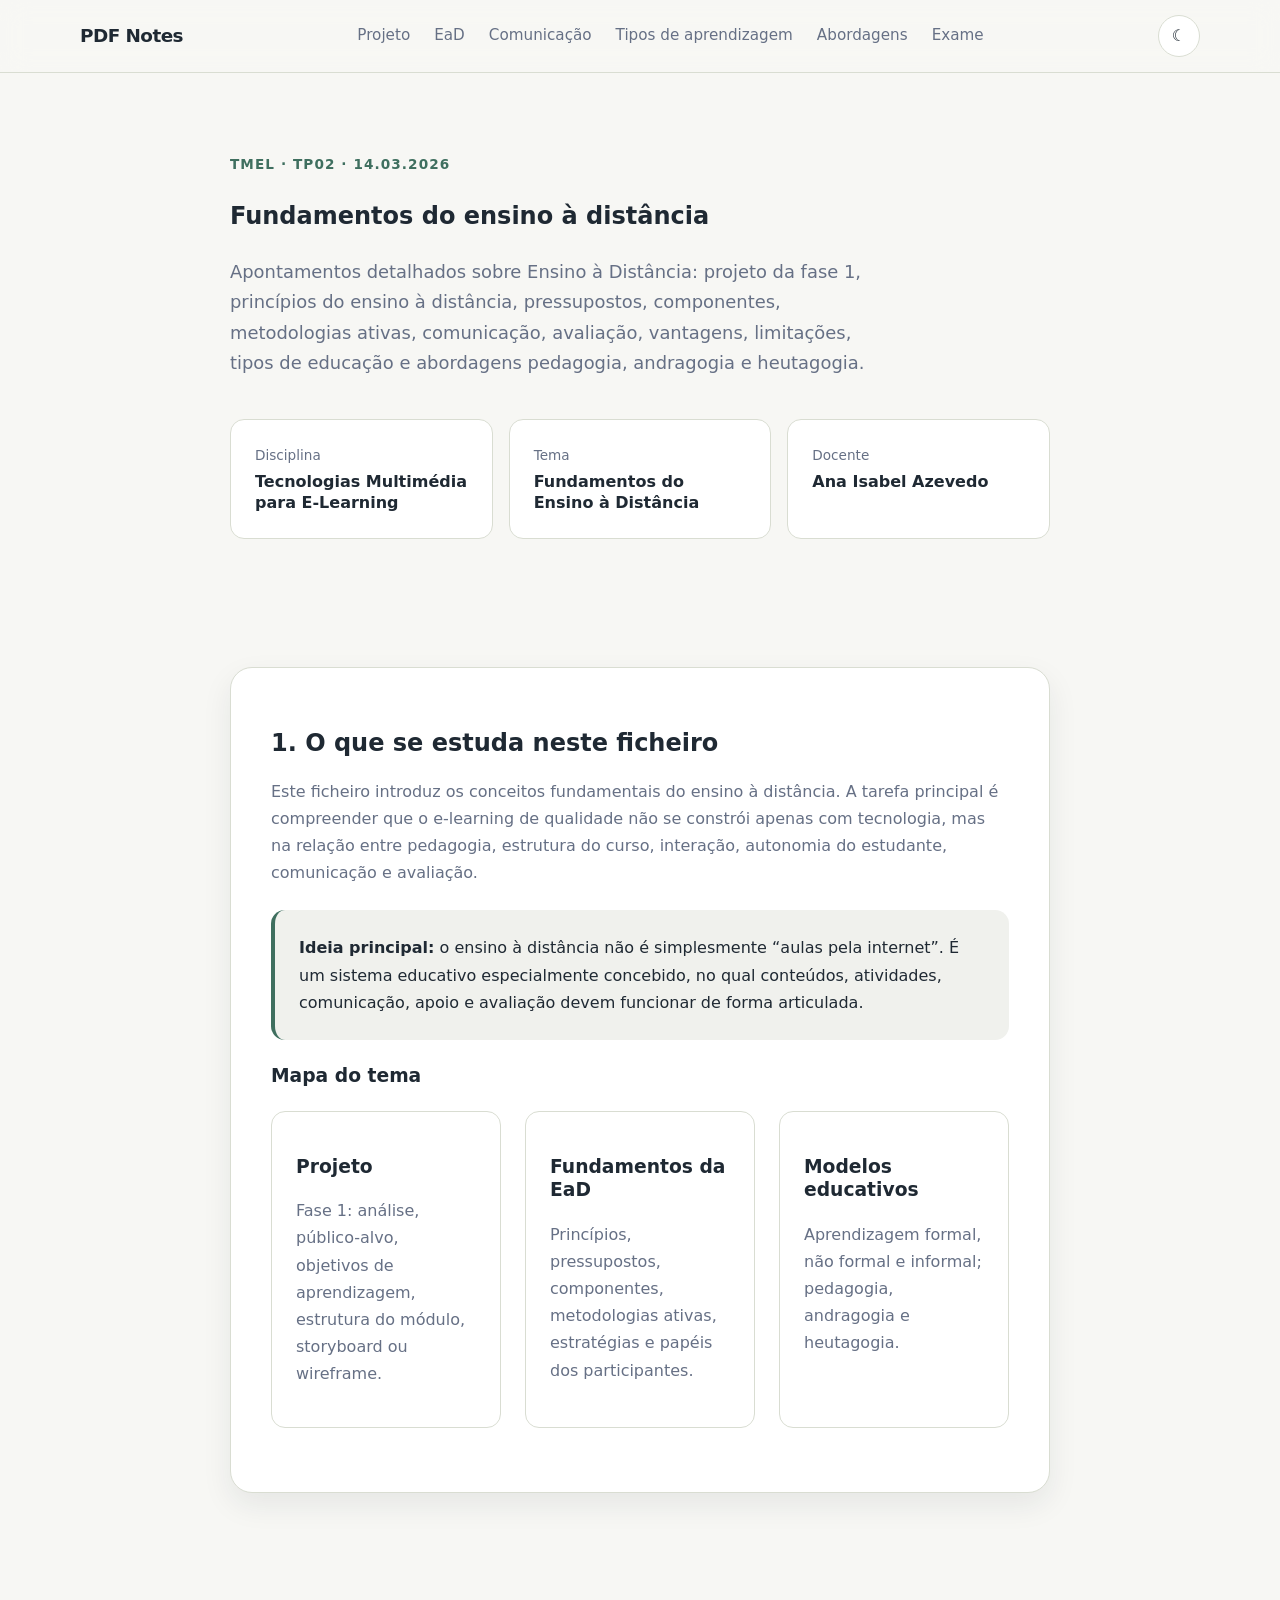
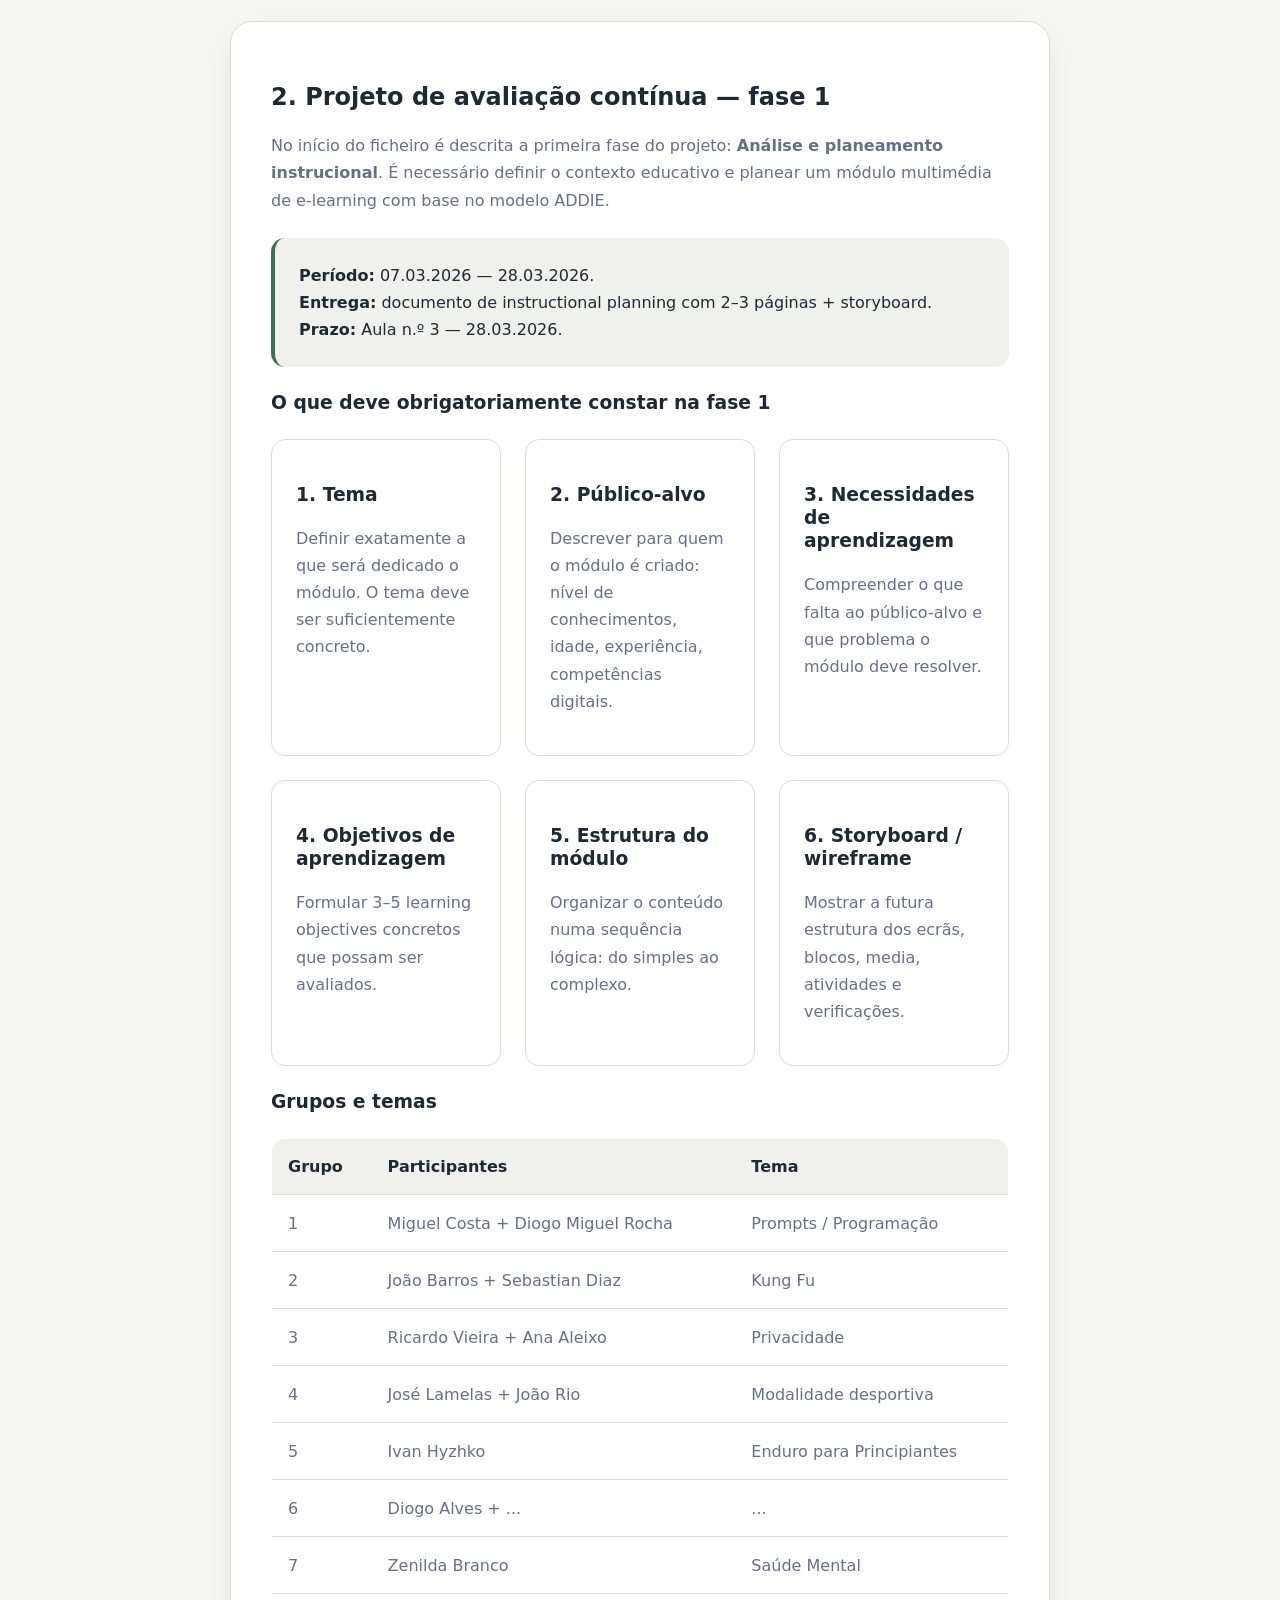
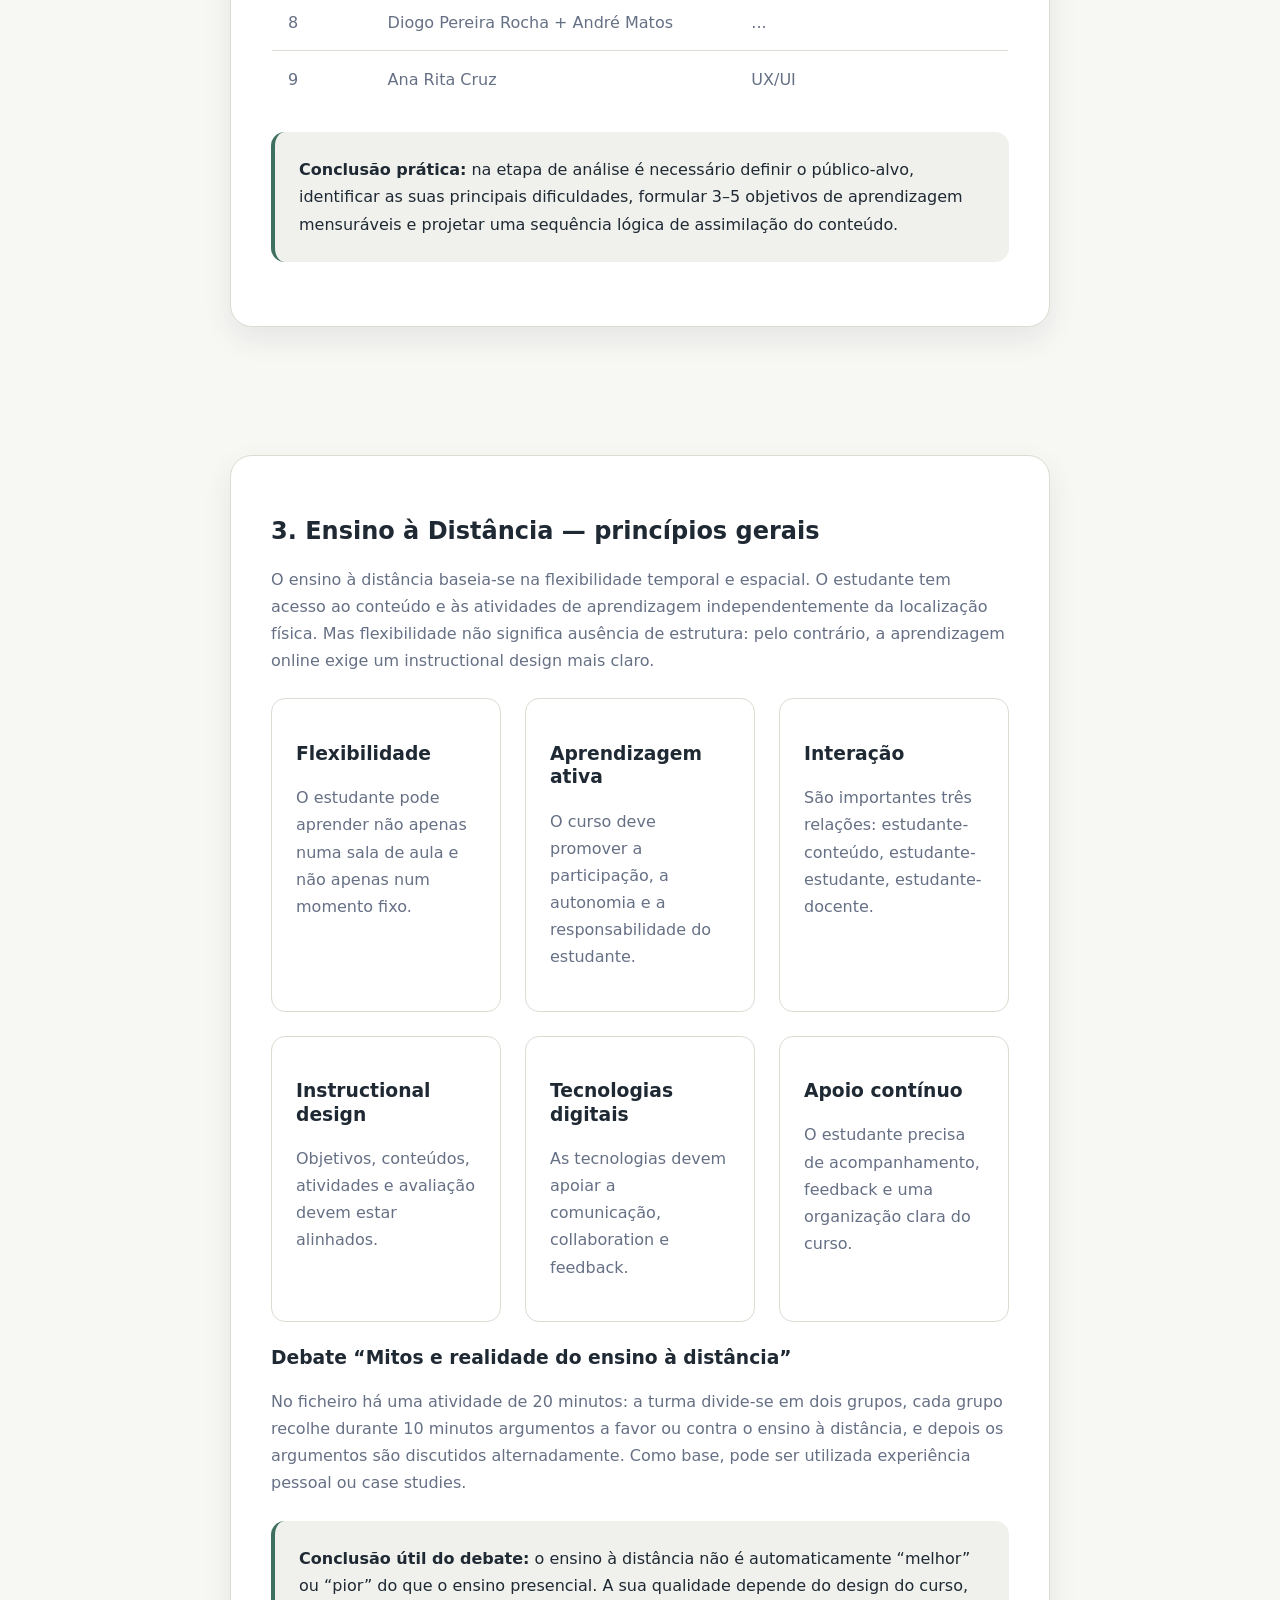
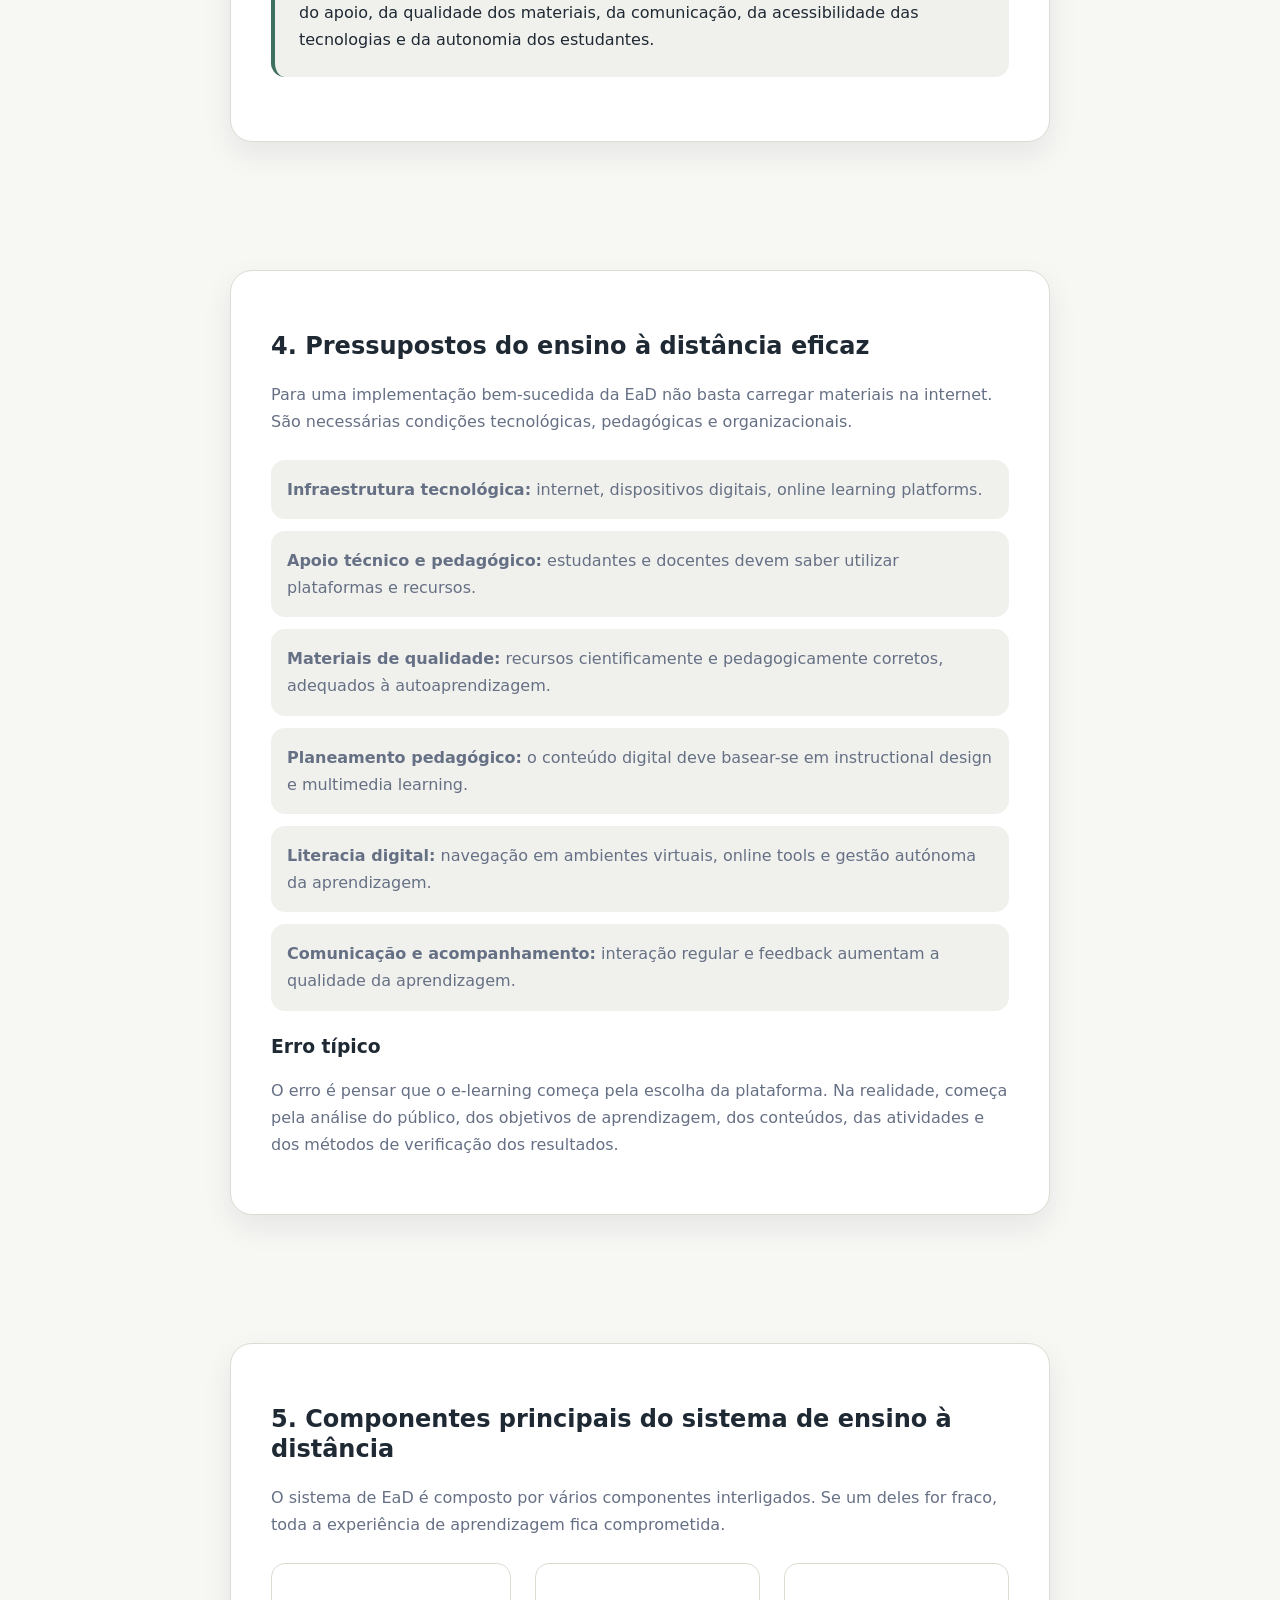
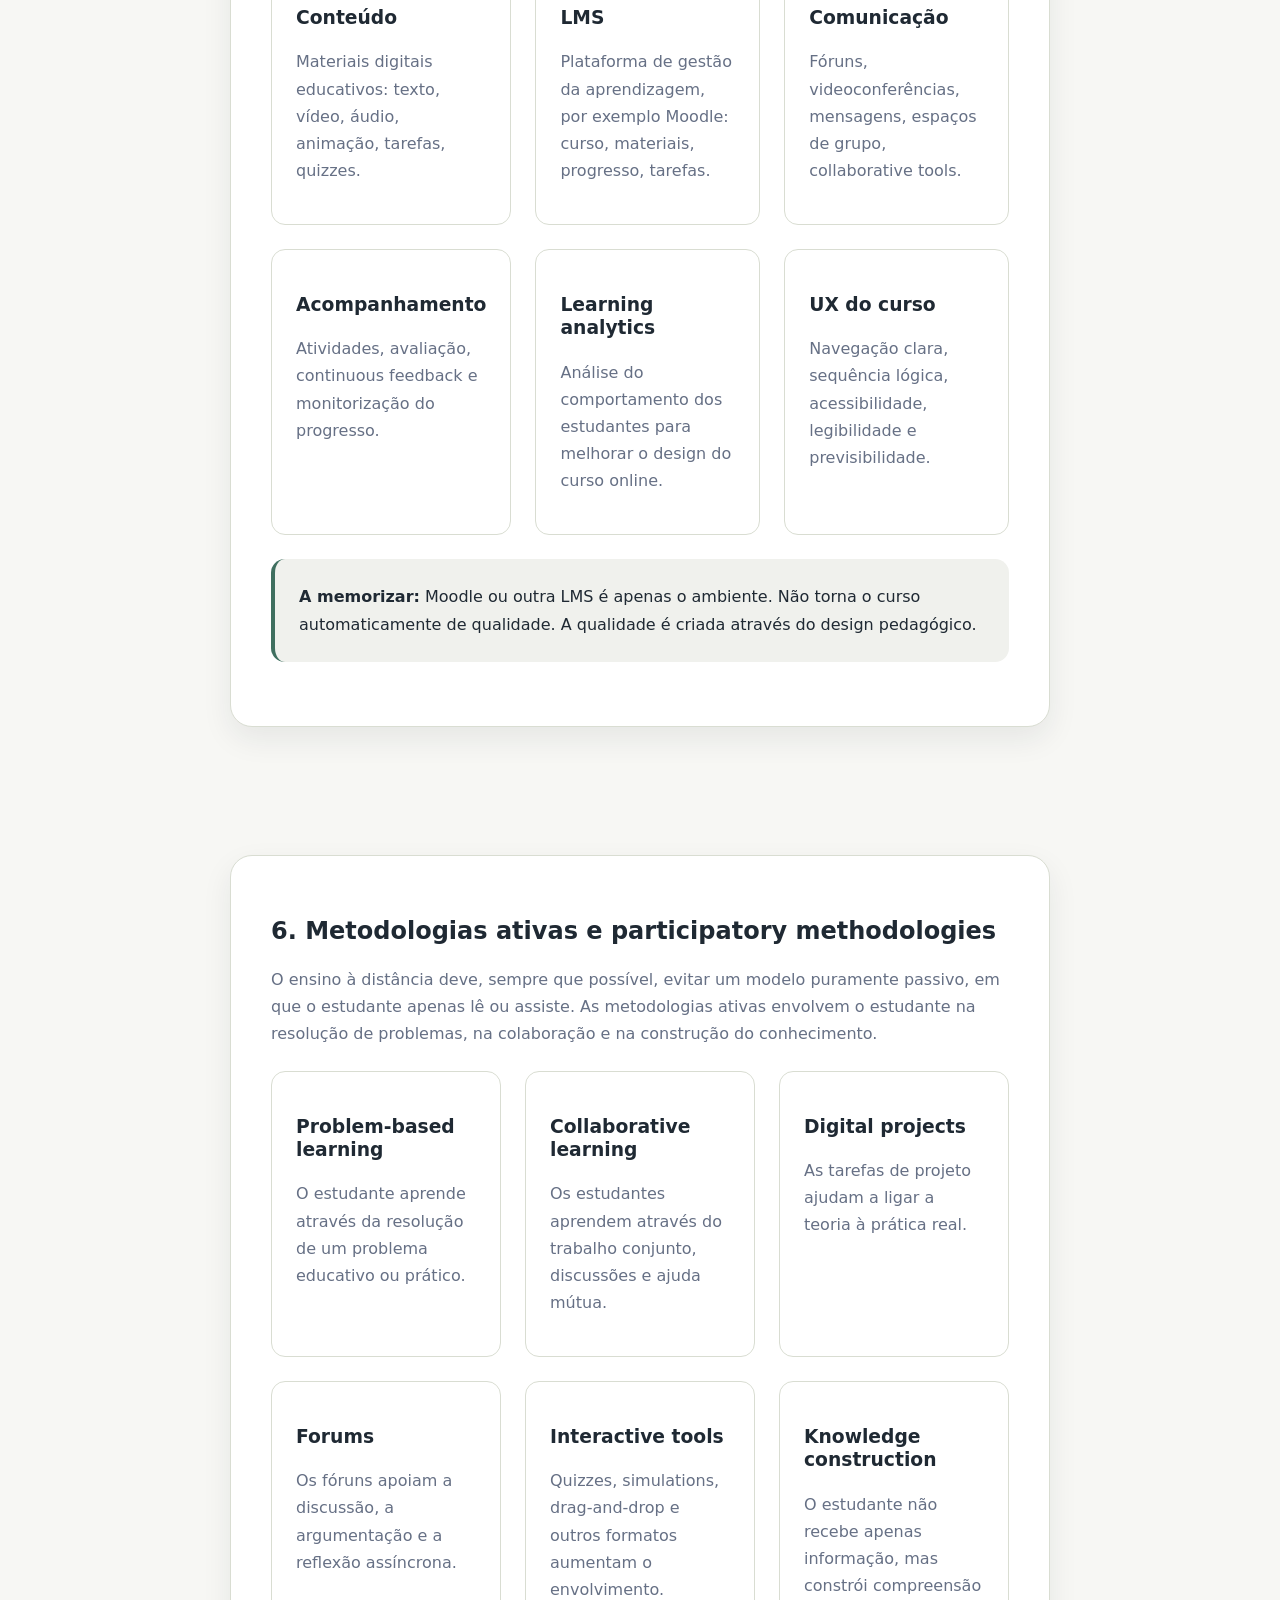
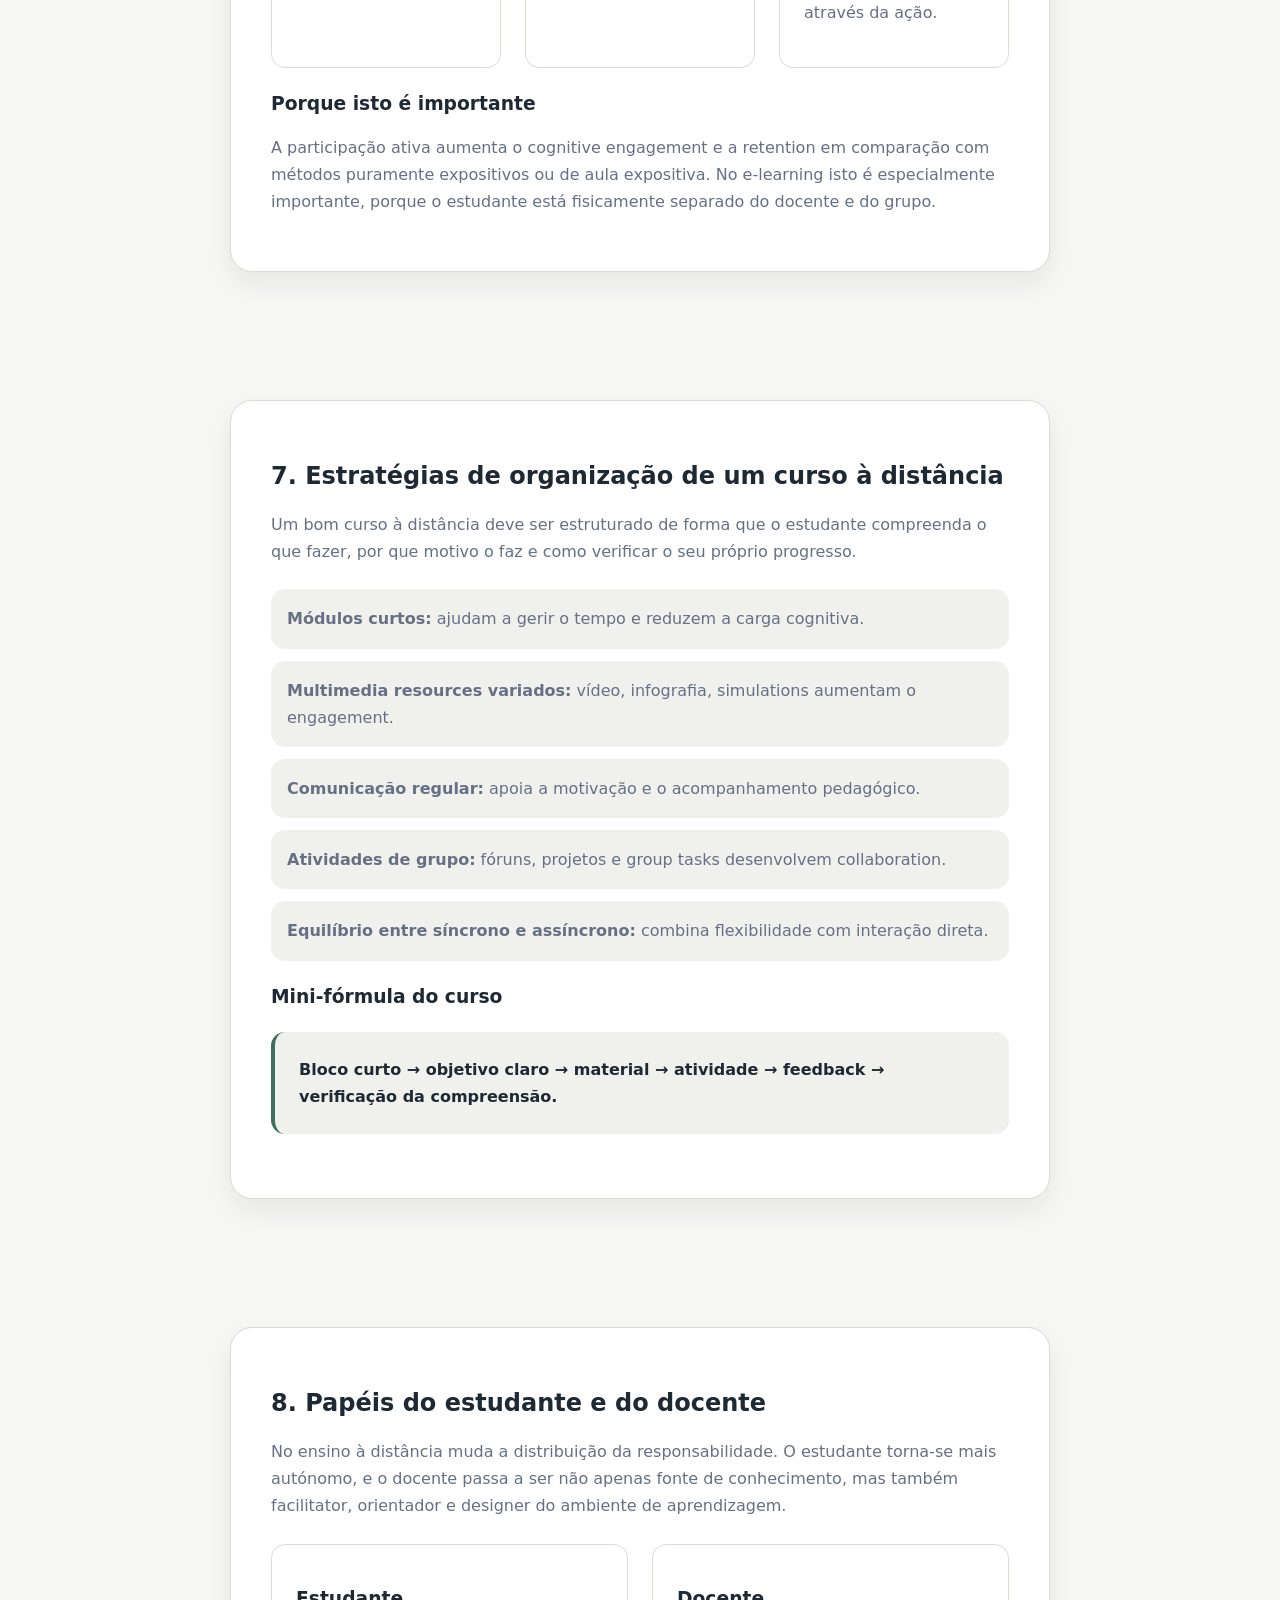
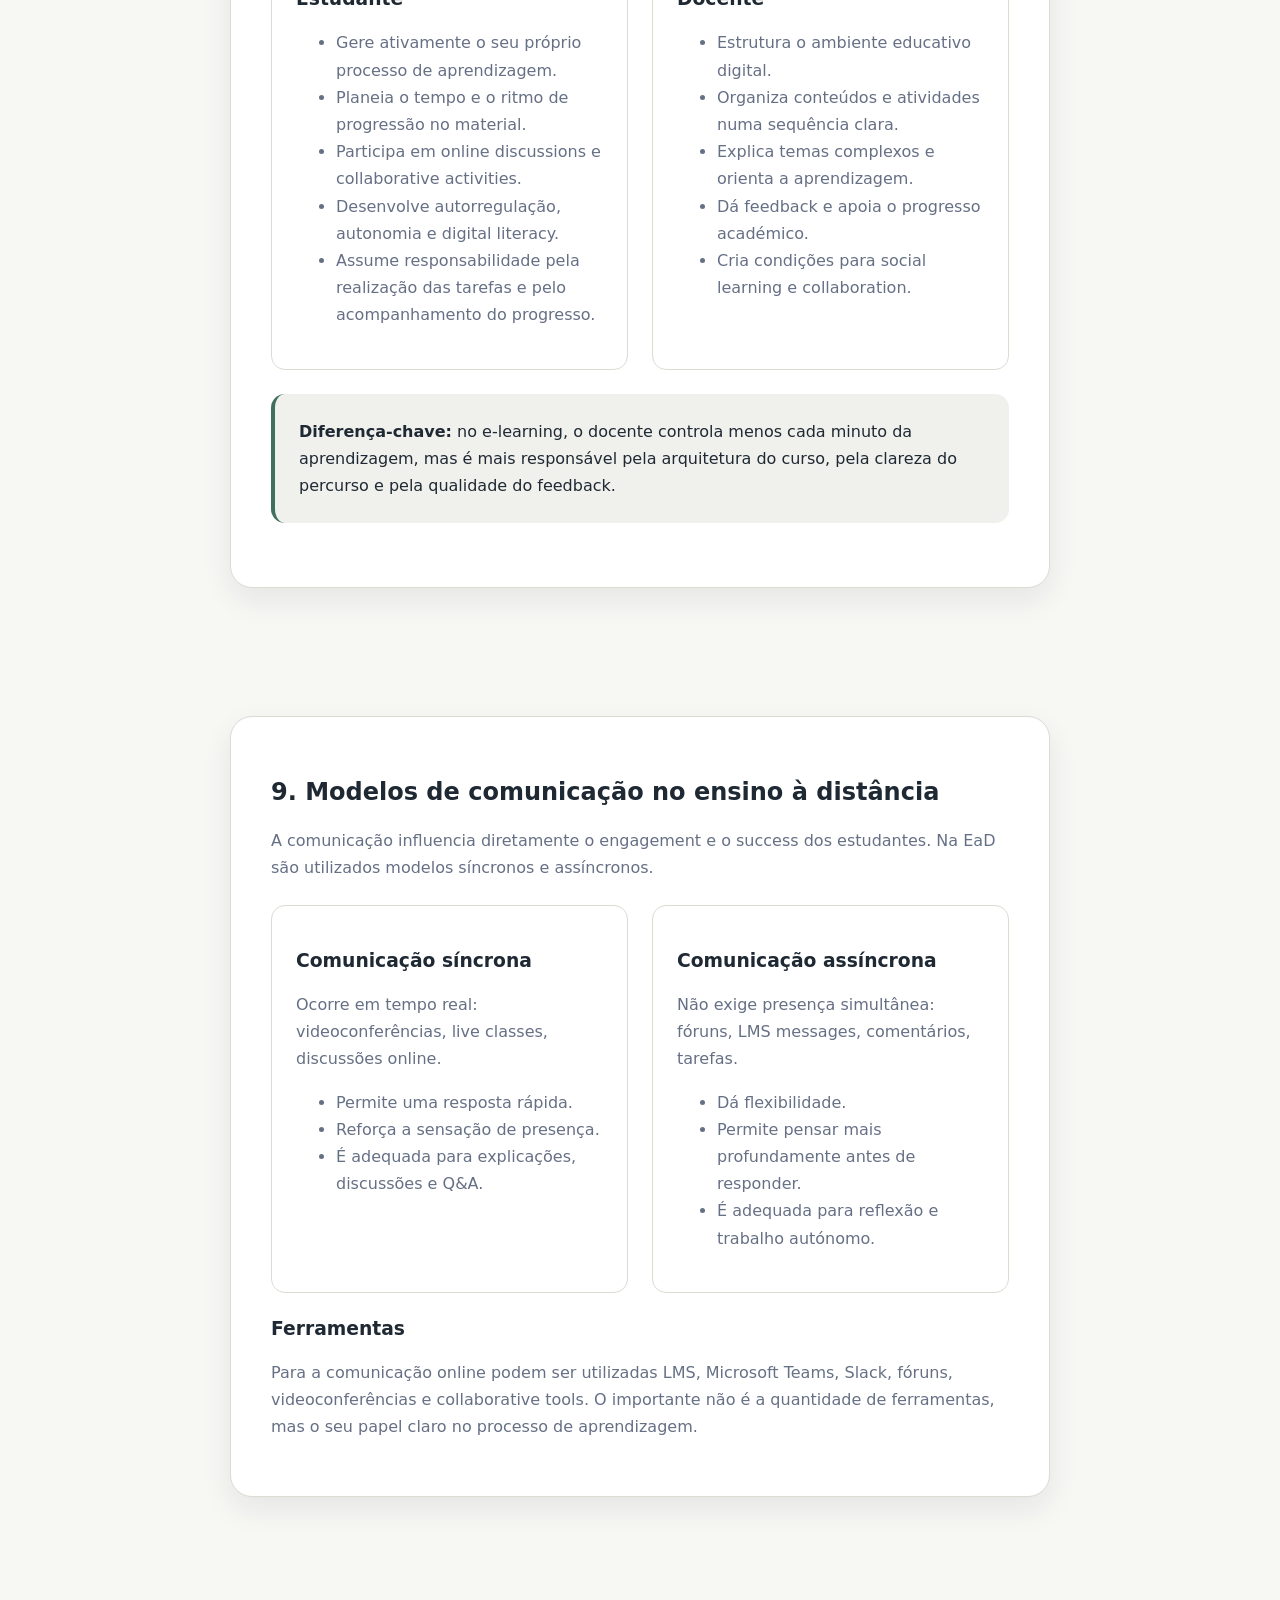
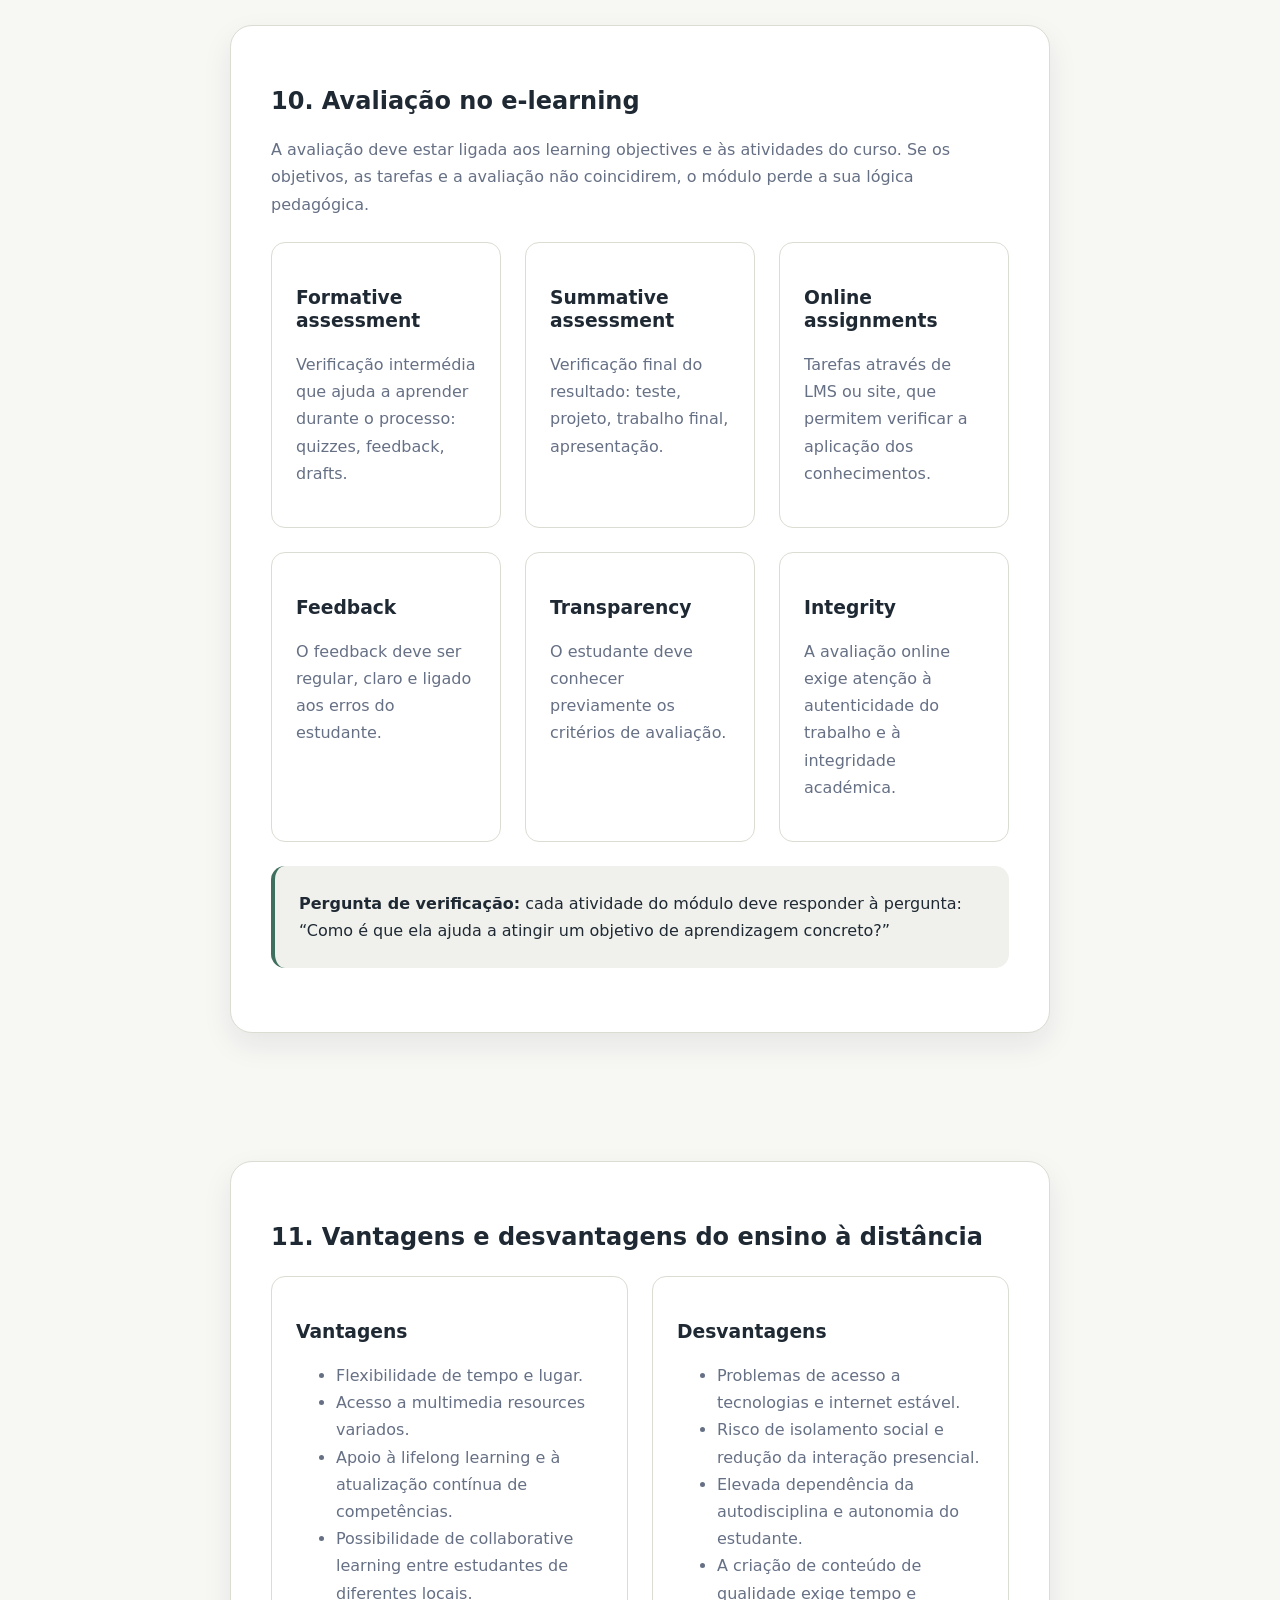
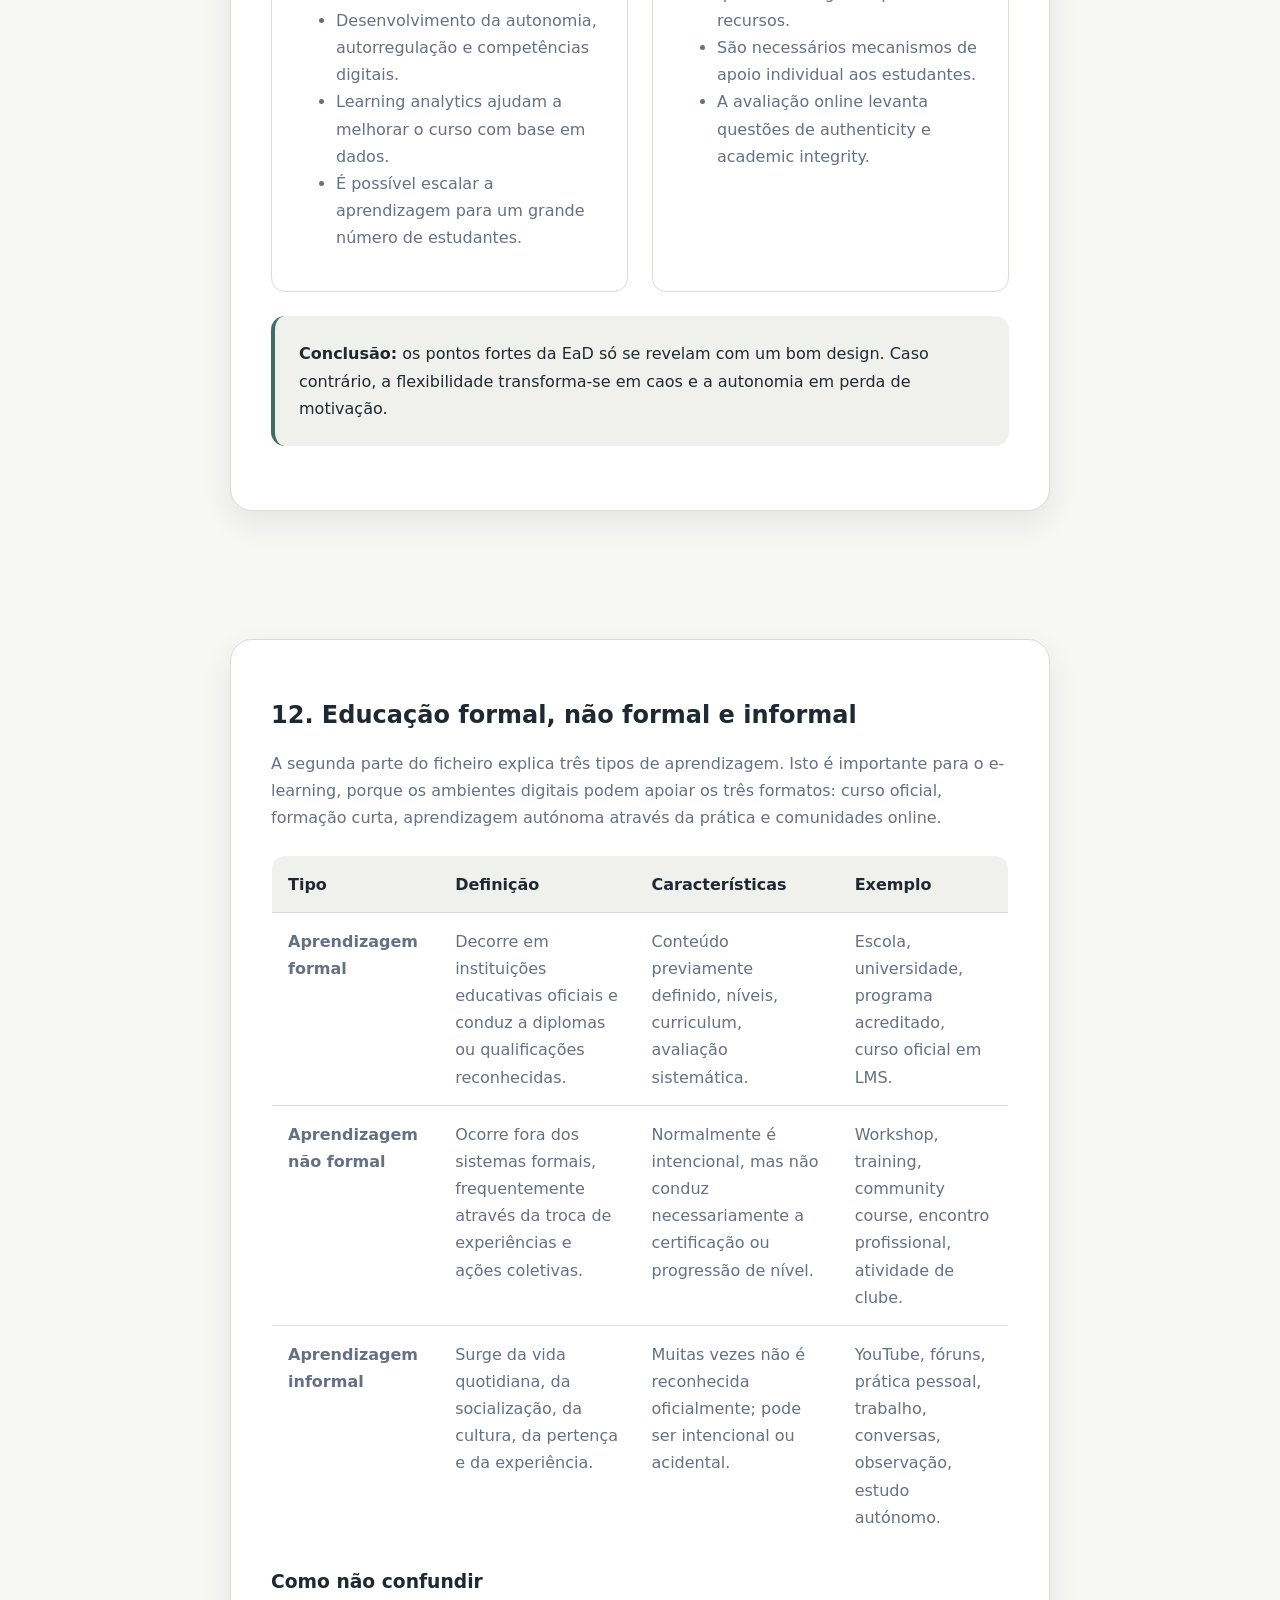
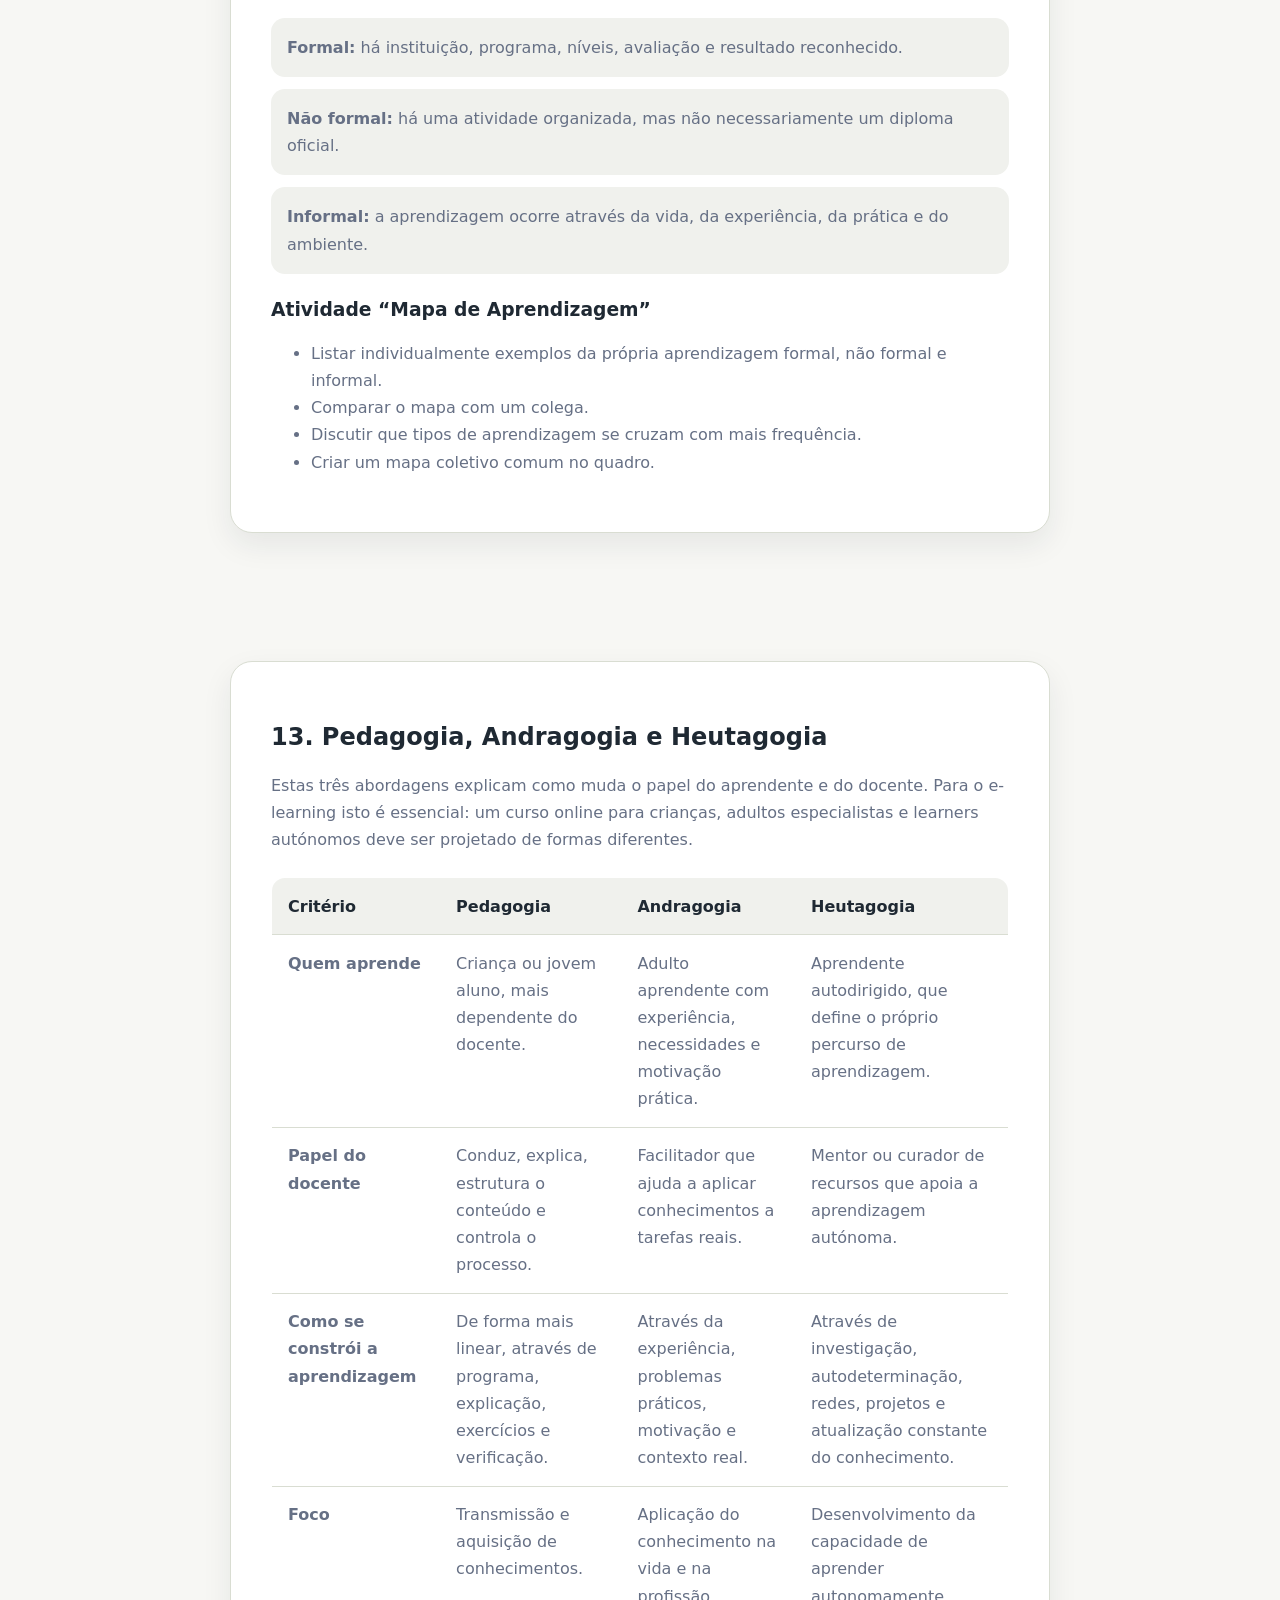
<file: file2.html>
<!-- file2.html -->
<!DOCTYPE html>
<html lang="pt-PT">
<head>
  <meta charset="UTF-8" />
  <meta name="viewport" content="width=device-width, initial-scale=1.0" />
  <title>TMEL TP02 — Fundamentos do Ensino à Distância</title>
  <link rel="stylesheet" href="styles.css" />
  <script src="script.js" defer></script>
</head>

<body>
  <header class="site-header">
    <div class="container header-content">
      <a href="index.html" class="logo">PDF Notes</a>

      <nav class="main-nav" aria-label="Navegação da página">
        <a href="#project">Projeto</a>
        <a href="#ead">EaD</a>
        <a href="#communication">Comunicação</a>
        <a href="#education-types">Tipos de aprendizagem</a>
        <a href="#approaches">Abordagens</a>
        <a href="#exam">Exame</a>
      </nav>

      <button class="theme-toggle" type="button" aria-label="Alternar tema">
        <span class="theme-toggle__icon">☾</span>
      </button>
    </div>
  </header>

  <main>
    <section class="section note-hero reveal">
      <div class="container note-layout">
        <p class="eyebrow">TMEL · TP02 · 14.03.2026</p>
        <h1>Fundamentos do ensino à distância</h1>
        <p class="hero-text">
          Apontamentos detalhados sobre Ensino à Distância: projeto da fase 1, princípios do ensino à distância,
          pressupostos, componentes, metodologias ativas, comunicação, avaliação, vantagens,
          limitações, tipos de educação e abordagens pedagogia, andragogia e heutagogia.
        </p>

        <div class="note-meta-grid">
          <div class="note-meta-card">
            <span>Disciplina</span>
            <strong>Tecnologias Multimédia para E-Learning</strong>
          </div>
          <div class="note-meta-card">
            <span>Tema</span>
            <strong>Fundamentos do Ensino à Distância</strong>
          </div>
          <div class="note-meta-card">
            <span>Docente</span>
            <strong>Ana Isabel Azevedo</strong>
          </div>
        </div>
      </div>
    </section>

    <section class="section reveal">
      <div class="container note-layout">
        <article class="note-content">
          <h2>1. O que se estuda neste ficheiro</h2>

          <p>
            Este ficheiro introduz os conceitos fundamentais do ensino à distância. A tarefa principal é
            compreender que o e-learning de qualidade não se constrói apenas com tecnologia, mas na relação
            entre pedagogia, estrutura do curso, interação, autonomia do estudante,
            comunicação e avaliação.
          </p>

          <div class="callout">
            <strong>Ideia principal:</strong> o ensino à distância não é simplesmente “aulas pela internet”.
            É um sistema educativo especialmente concebido, no qual conteúdos, atividades,
            comunicação, apoio e avaliação devem funcionar de forma articulada.
          </div>

          <h3>Mapa do tema</h3>
          <div class="topic-grid">
            <div class="topic-card">
              <h3>Projeto</h3>
              <p>Fase 1: análise, público-alvo, objetivos de aprendizagem, estrutura do módulo, storyboard ou wireframe.</p>
            </div>

            <div class="topic-card">
              <h3>Fundamentos da EaD</h3>
              <p>Princípios, pressupostos, componentes, metodologias ativas, estratégias e papéis dos participantes.</p>
            </div>

            <div class="topic-card">
              <h3>Modelos educativos</h3>
              <p>Aprendizagem formal, não formal e informal; pedagogia, andragogia e heutagogia.</p>
            </div>
          </div>
        </article>
      </div>
    </section>

    <section id="project" class="section reveal">
      <div class="container note-layout">
        <article class="note-content">
          <h2>2. Projeto de avaliação contínua — fase 1</h2>

          <p>
            No início do ficheiro é descrita a primeira fase do projeto: <strong>Análise e planeamento instrucional</strong>.
            É necessário definir o contexto educativo e planear um módulo multimédia de e-learning
            com base no modelo ADDIE.
          </p>

          <div class="callout">
            <strong>Período:</strong> 07.03.2026 — 28.03.2026.<br>
            <strong>Entrega:</strong> documento de instructional planning com 2–3 páginas + storyboard.<br>
            <strong>Prazo:</strong> Aula n.º 3 — 28.03.2026.
          </div>

          <h3>O que deve obrigatoriamente constar na fase 1</h3>
          <div class="topic-grid">
            <div class="topic-card">
              <h3>1. Tema</h3>
              <p>Definir exatamente a que será dedicado o módulo. O tema deve ser suficientemente concreto.</p>
            </div>

            <div class="topic-card">
              <h3>2. Público-alvo</h3>
              <p>Descrever para quem o módulo é criado: nível de conhecimentos, idade, experiência, competências digitais.</p>
            </div>

            <div class="topic-card">
              <h3>3. Necessidades de aprendizagem</h3>
              <p>Compreender o que falta ao público-alvo e que problema o módulo deve resolver.</p>
            </div>

            <div class="topic-card">
              <h3>4. Objetivos de aprendizagem</h3>
              <p>Formular 3–5 learning objectives concretos que possam ser avaliados.</p>
            </div>

            <div class="topic-card">
              <h3>5. Estrutura do módulo</h3>
              <p>Organizar o conteúdo numa sequência lógica: do simples ao complexo.</p>
            </div>

            <div class="topic-card">
              <h3>6. Storyboard / wireframe</h3>
              <p>Mostrar a futura estrutura dos ecrãs, blocos, media, atividades e verificações.</p>
            </div>
          </div>

          <h3>Grupos e temas</h3>
          <div class="responsive-table">
            <table class="study-table">
              <thead>
                <tr>
                  <th>Grupo</th>
                  <th>Participantes</th>
                  <th>Tema</th>
                </tr>
              </thead>
              <tbody>
                <tr><td>1</td><td>Miguel Costa + Diogo Miguel Rocha</td><td>Prompts / Programação</td></tr>
                <tr><td>2</td><td>João Barros + Sebastian Diaz</td><td>Kung Fu</td></tr>
                <tr><td>3</td><td>Ricardo Vieira + Ana Aleixo</td><td>Privacidade</td></tr>
                <tr><td>4</td><td>José Lamelas + João Rio</td><td>Modalidade desportiva</td></tr>
                <tr><td>5</td><td>Ivan Hyzhko</td><td>Enduro para Principiantes</td></tr>
                <tr><td>6</td><td>Diogo Alves + ...</td><td>...</td></tr>
                <tr><td>7</td><td>Zenilda Branco</td><td>Saúde Mental</td></tr>
                <tr><td>8</td><td>Diogo Pereira Rocha + André Matos</td><td>...</td></tr>
                <tr><td>9</td><td>Ana Rita Cruz</td><td>UX/UI</td></tr>
              </tbody>
            </table>
          </div>

          <div class="callout">
            <strong>Conclusão prática:</strong> na etapa de análise é necessário definir o público-alvo,
            identificar as suas principais dificuldades, formular 3–5 objetivos de aprendizagem mensuráveis e projetar
            uma sequência lógica de assimilação do conteúdo.
          </div>
        </article>
      </div>
    </section>

    <section id="ead" class="section reveal">
      <div class="container note-layout">
        <article class="note-content">
          <h2>3. Ensino à Distância — princípios gerais</h2>

          <p>
            O ensino à distância baseia-se na flexibilidade temporal e espacial.
            O estudante tem acesso ao conteúdo e às atividades de aprendizagem independentemente da localização
            física. Mas flexibilidade não significa ausência de estrutura: pelo contrário, a aprendizagem online
            exige um instructional design mais claro.
          </p>

          <div class="topic-grid">
            <div class="topic-card">
              <h3>Flexibilidade</h3>
              <p>O estudante pode aprender não apenas numa sala de aula e não apenas num momento fixo.</p>
            </div>

            <div class="topic-card">
              <h3>Aprendizagem ativa</h3>
              <p>O curso deve promover a participação, a autonomia e a responsabilidade do estudante.</p>
            </div>

            <div class="topic-card">
              <h3>Interação</h3>
              <p>São importantes três relações: estudante-conteúdo, estudante-estudante, estudante-docente.</p>
            </div>

            <div class="topic-card">
              <h3>Instructional design</h3>
              <p>Objetivos, conteúdos, atividades e avaliação devem estar alinhados.</p>
            </div>

            <div class="topic-card">
              <h3>Tecnologias digitais</h3>
              <p>As tecnologias devem apoiar a comunicação, collaboration e feedback.</p>
            </div>

            <div class="topic-card">
              <h3>Apoio contínuo</h3>
              <p>O estudante precisa de acompanhamento, feedback e uma organização clara do curso.</p>
            </div>
          </div>

          <h3>Debate “Mitos e realidade do ensino à distância”</h3>
          <p>
            No ficheiro há uma atividade de 20 minutos: a turma divide-se em dois grupos, cada grupo
            recolhe durante 10 minutos argumentos a favor ou contra o ensino à distância, e depois os argumentos
            são discutidos alternadamente. Como base, pode ser utilizada experiência pessoal ou case studies.
          </p>

          <div class="callout">
            <strong>Conclusão útil do debate:</strong> o ensino à distância não é automaticamente
            “melhor” ou “pior” do que o ensino presencial. A sua qualidade depende do design do curso, do apoio, da qualidade
            dos materiais, da comunicação, da acessibilidade das tecnologias e da autonomia dos estudantes.
          </div>
        </article>
      </div>
    </section>

    <section class="section reveal">
      <div class="container note-layout">
        <article class="note-content">
          <h2>4. Pressupostos do ensino à distância eficaz</h2>

          <p>
            Para uma implementação bem-sucedida da EaD não basta carregar materiais na internet.
            São necessárias condições tecnológicas, pedagógicas e organizacionais.
          </p>

          <div class="compact-list">
            <p><strong>Infraestrutura tecnológica:</strong> internet, dispositivos digitais, online learning platforms.</p>
            <p><strong>Apoio técnico e pedagógico:</strong> estudantes e docentes devem saber utilizar plataformas e recursos.</p>
            <p><strong>Materiais de qualidade:</strong> recursos cientificamente e pedagogicamente corretos, adequados à autoaprendizagem.</p>
            <p><strong>Planeamento pedagógico:</strong> o conteúdo digital deve basear-se em instructional design e multimedia learning.</p>
            <p><strong>Literacia digital:</strong> navegação em ambientes virtuais, online tools e gestão autónoma da aprendizagem.</p>
            <p><strong>Comunicação e acompanhamento:</strong> interação regular e feedback aumentam a qualidade da aprendizagem.</p>
          </div>

          <h3>Erro típico</h3>
          <p>
            O erro é pensar que o e-learning começa pela escolha da plataforma. Na realidade, começa
            pela análise do público, dos objetivos de aprendizagem, dos conteúdos, das atividades e dos métodos de verificação dos resultados.
          </p>
        </article>
      </div>
    </section>

    <section class="section reveal">
      <div class="container note-layout">
        <article class="note-content">
          <h2>5. Componentes principais do sistema de ensino à distância</h2>

          <p>
            O sistema de EaD é composto por vários componentes interligados. Se um deles for fraco,
            toda a experiência de aprendizagem fica comprometida.
          </p>

          <div class="topic-grid">
            <div class="topic-card">
              <h3>Conteúdo</h3>
              <p>Materiais digitais educativos: texto, vídeo, áudio, animação, tarefas, quizzes.</p>
            </div>

            <div class="topic-card">
              <h3>LMS</h3>
              <p>Plataforma de gestão da aprendizagem, por exemplo Moodle: curso, materiais, progresso, tarefas.</p>
            </div>

            <div class="topic-card">
              <h3>Comunicação</h3>
              <p>Fóruns, videoconferências, mensagens, espaços de grupo, collaborative tools.</p>
            </div>

            <div class="topic-card">
              <h3>Acompanhamento</h3>
              <p>Atividades, avaliação, continuous feedback e monitorização do progresso.</p>
            </div>

            <div class="topic-card">
              <h3>Learning analytics</h3>
              <p>Análise do comportamento dos estudantes para melhorar o design do curso online.</p>
            </div>

            <div class="topic-card">
              <h3>UX do curso</h3>
              <p>Navegação clara, sequência lógica, acessibilidade, legibilidade e previsibilidade.</p>
            </div>
          </div>

          <div class="callout">
            <strong>A memorizar:</strong> Moodle ou outra LMS é apenas o ambiente. Não torna o curso
            automaticamente de qualidade. A qualidade é criada através do design pedagógico.
          </div>
        </article>
      </div>
    </section>

    <section class="section reveal">
      <div class="container note-layout">
        <article class="note-content">
          <h2>6. Metodologias ativas e participatory methodologies</h2>

          <p>
            O ensino à distância deve, sempre que possível, evitar um modelo puramente passivo,
            em que o estudante apenas lê ou assiste. As metodologias ativas envolvem o estudante
            na resolução de problemas, na colaboração e na construção do conhecimento.
          </p>

          <div class="topic-grid">
            <div class="topic-card">
              <h3>Problem-based learning</h3>
              <p>O estudante aprende através da resolução de um problema educativo ou prático.</p>
            </div>

            <div class="topic-card">
              <h3>Collaborative learning</h3>
              <p>Os estudantes aprendem através do trabalho conjunto, discussões e ajuda mútua.</p>
            </div>

            <div class="topic-card">
              <h3>Digital projects</h3>
              <p>As tarefas de projeto ajudam a ligar a teoria à prática real.</p>
            </div>

            <div class="topic-card">
              <h3>Forums</h3>
              <p>Os fóruns apoiam a discussão, a argumentação e a reflexão assíncrona.</p>
            </div>

            <div class="topic-card">
              <h3>Interactive tools</h3>
              <p>Quizzes, simulations, drag-and-drop e outros formatos aumentam o envolvimento.</p>
            </div>

            <div class="topic-card">
              <h3>Knowledge construction</h3>
              <p>O estudante não recebe apenas informação, mas constrói compreensão através da ação.</p>
            </div>
          </div>

          <h3>Porque isto é importante</h3>
          <p>
            A participação ativa aumenta o cognitive engagement e a retention em comparação com métodos puramente
            expositivos ou de aula expositiva. No e-learning isto é especialmente importante,
            porque o estudante está fisicamente separado do docente e do grupo.
          </p>
        </article>
      </div>
    </section>

    <section class="section reveal">
      <div class="container note-layout">
        <article class="note-content">
          <h2>7. Estratégias de organização de um curso à distância</h2>

          <p>
            Um bom curso à distância deve ser estruturado de forma que o estudante compreenda
            o que fazer, por que motivo o faz e como verificar o seu próprio progresso.
          </p>

          <div class="compact-list">
            <p><strong>Módulos curtos:</strong> ajudam a gerir o tempo e reduzem a carga cognitiva.</p>
            <p><strong>Multimedia resources variados:</strong> vídeo, infografia, simulations aumentam o engagement.</p>
            <p><strong>Comunicação regular:</strong> apoia a motivação e o acompanhamento pedagógico.</p>
            <p><strong>Atividades de grupo:</strong> fóruns, projetos e group tasks desenvolvem collaboration.</p>
            <p><strong>Equilíbrio entre síncrono e assíncrono:</strong> combina flexibilidade com interação direta.</p>
          </div>

          <h3>Mini-fórmula do curso</h3>
          <div class="callout">
            <strong>Bloco curto → objetivo claro → material → atividade → feedback → verificação da compreensão.</strong>
          </div>
        </article>
      </div>
    </section>

    <section class="section reveal">
      <div class="container note-layout">
        <article class="note-content">
          <h2>8. Papéis do estudante e do docente</h2>

          <p>
            No ensino à distância muda a distribuição da responsabilidade. O estudante torna-se
            mais autónomo, e o docente passa a ser não apenas fonte de conhecimento, mas também facilitator,
            orientador e designer do ambiente de aprendizagem.
          </p>

          <div class="two-column">
            <div class="info-card">
              <h3>Estudante</h3>
              <ul>
                <li>Gere ativamente o seu próprio processo de aprendizagem.</li>
                <li>Planeia o tempo e o ritmo de progressão no material.</li>
                <li>Participa em online discussions e collaborative activities.</li>
                <li>Desenvolve autorregulação, autonomia e digital literacy.</li>
                <li>Assume responsabilidade pela realização das tarefas e pelo acompanhamento do progresso.</li>
              </ul>
            </div>

            <div class="info-card">
              <h3>Docente</h3>
              <ul>
                <li>Estrutura o ambiente educativo digital.</li>
                <li>Organiza conteúdos e atividades numa sequência clara.</li>
                <li>Explica temas complexos e orienta a aprendizagem.</li>
                <li>Dá feedback e apoia o progresso académico.</li>
                <li>Cria condições para social learning e collaboration.</li>
              </ul>
            </div>
          </div>

          <div class="callout">
            <strong>Diferença-chave:</strong> no e-learning, o docente controla menos cada minuto
            da aprendizagem, mas é mais responsável pela arquitetura do curso, pela clareza do percurso e pela qualidade do feedback.
          </div>
        </article>
      </div>
    </section>

    <section id="communication" class="section reveal">
      <div class="container note-layout">
        <article class="note-content">
          <h2>9. Modelos de comunicação no ensino à distância</h2>

          <p>
            A comunicação influencia diretamente o engagement e o success dos estudantes. Na EaD são utilizados
            modelos síncronos e assíncronos.
          </p>

          <div class="two-column">
            <div class="info-card">
              <h3>Comunicação síncrona</h3>
              <p>
                Ocorre em tempo real: videoconferências, live classes, discussões online.
              </p>
              <ul>
                <li>Permite uma resposta rápida.</li>
                <li>Reforça a sensação de presença.</li>
                <li>É adequada para explicações, discussões e Q&A.</li>
              </ul>
            </div>

            <div class="info-card">
              <h3>Comunicação assíncrona</h3>
              <p>
                Não exige presença simultânea: fóruns, LMS messages, comentários, tarefas.
              </p>
              <ul>
                <li>Dá flexibilidade.</li>
                <li>Permite pensar mais profundamente antes de responder.</li>
                <li>É adequada para reflexão e trabalho autónomo.</li>
              </ul>
            </div>
          </div>

          <h3>Ferramentas</h3>
          <p>
            Para a comunicação online podem ser utilizadas LMS, Microsoft Teams, Slack, fóruns,
            videoconferências e collaborative tools. O importante não é a quantidade de ferramentas, mas o seu papel claro
            no processo de aprendizagem.
          </p>
        </article>
      </div>
    </section>

    <section class="section reveal">
      <div class="container note-layout">
        <article class="note-content">
          <h2>10. Avaliação no e-learning</h2>

          <p>
            A avaliação deve estar ligada aos learning objectives e às atividades do curso.
            Se os objetivos, as tarefas e a avaliação não coincidirem, o módulo perde a sua lógica pedagógica.
          </p>

          <div class="topic-grid">
            <div class="topic-card">
              <h3>Formative assessment</h3>
              <p>Verificação intermédia que ajuda a aprender durante o processo: quizzes, feedback, drafts.</p>
            </div>

            <div class="topic-card">
              <h3>Summative assessment</h3>
              <p>Verificação final do resultado: teste, projeto, trabalho final, apresentação.</p>
            </div>

            <div class="topic-card">
              <h3>Online assignments</h3>
              <p>Tarefas através de LMS ou site, que permitem verificar a aplicação dos conhecimentos.</p>
            </div>

            <div class="topic-card">
              <h3>Feedback</h3>
              <p>O feedback deve ser regular, claro e ligado aos erros do estudante.</p>
            </div>

            <div class="topic-card">
              <h3>Transparency</h3>
              <p>O estudante deve conhecer previamente os critérios de avaliação.</p>
            </div>

            <div class="topic-card">
              <h3>Integrity</h3>
              <p>A avaliação online exige atenção à autenticidade do trabalho e à integridade académica.</p>
            </div>
          </div>

          <div class="callout">
            <strong>Pergunta de verificação:</strong> cada atividade do módulo deve responder à pergunta:
            “Como é que ela ajuda a atingir um objetivo de aprendizagem concreto?”
          </div>
        </article>
      </div>
    </section>

    <section class="section reveal">
      <div class="container note-layout">
        <article class="note-content">
          <h2>11. Vantagens e desvantagens do ensino à distância</h2>

          <div class="two-column">
            <div class="info-card">
              <h3>Vantagens</h3>
              <ul>
                <li>Flexibilidade de tempo e lugar.</li>
                <li>Acesso a multimedia resources variados.</li>
                <li>Apoio à lifelong learning e à atualização contínua de competências.</li>
                <li>Possibilidade de collaborative learning entre estudantes de diferentes locais.</li>
                <li>Desenvolvimento da autonomia, autorregulação e competências digitais.</li>
                <li>Learning analytics ajudam a melhorar o curso com base em dados.</li>
                <li>É possível escalar a aprendizagem para um grande número de estudantes.</li>
              </ul>
            </div>

            <div class="info-card">
              <h3>Desvantagens</h3>
              <ul>
                <li>Problemas de acesso a tecnologias e internet estável.</li>
                <li>Risco de isolamento social e redução da interação presencial.</li>
                <li>Elevada dependência da autodisciplina e autonomia do estudante.</li>
                <li>A criação de conteúdo de qualidade exige tempo e recursos.</li>
                <li>São necessários mecanismos de apoio individual aos estudantes.</li>
                <li>A avaliação online levanta questões de authenticity e academic integrity.</li>
              </ul>
            </div>
          </div>

          <div class="callout">
            <strong>Conclusão:</strong> os pontos fortes da EaD só se revelam com um bom design.
            Caso contrário, a flexibilidade transforma-se em caos e a autonomia em perda de motivação.
          </div>
        </article>
      </div>
    </section>

    <section id="education-types" class="section reveal">
      <div class="container note-layout">
        <article class="note-content">
          <h2>12. Educação formal, não formal e informal</h2>

          <p>
            A segunda parte do ficheiro explica três tipos de aprendizagem. Isto é importante para o e-learning,
            porque os ambientes digitais podem apoiar os três formatos: curso oficial,
            formação curta, aprendizagem autónoma através da prática e comunidades online.
          </p>

          <div class="responsive-table">
            <table class="study-table">
              <thead>
                <tr>
                  <th>Tipo</th>
                  <th>Definição</th>
                  <th>Características</th>
                  <th>Exemplo</th>
                </tr>
              </thead>
              <tbody>
                <tr>
                  <td><strong>Aprendizagem formal</strong></td>
                  <td>Decorre em instituições educativas oficiais e conduz a diplomas ou qualificações reconhecidas.</td>
                  <td>Conteúdo previamente definido, níveis, curriculum, avaliação sistemática.</td>
                  <td>Escola, universidade, programa acreditado, curso oficial em LMS.</td>
                </tr>

                <tr>
                  <td><strong>Aprendizagem não formal</strong></td>
                  <td>Ocorre fora dos sistemas formais, frequentemente através da troca de experiências e ações coletivas.</td>
                  <td>Normalmente é intencional, mas não conduz necessariamente a certificação ou progressão de nível.</td>
                  <td>Workshop, training, community course, encontro profissional, atividade de clube.</td>
                </tr>

                <tr>
                  <td><strong>Aprendizagem informal</strong></td>
                  <td>Surge da vida quotidiana, da socialização, da cultura, da pertença e da experiência.</td>
                  <td>Muitas vezes não é reconhecida oficialmente; pode ser intencional ou acidental.</td>
                  <td>YouTube, fóruns, prática pessoal, trabalho, conversas, observação, estudo autónomo.</td>
                </tr>
              </tbody>
            </table>
          </div>

          <h3>Como não confundir</h3>
          <div class="compact-list">
            <p><strong>Formal:</strong> há instituição, programa, níveis, avaliação e resultado reconhecido.</p>
            <p><strong>Não formal:</strong> há uma atividade organizada, mas não necessariamente um diploma oficial.</p>
            <p><strong>Informal:</strong> a aprendizagem ocorre através da vida, da experiência, da prática e do ambiente.</p>
          </div>

          <h3>Atividade “Mapa de Aprendizagem”</h3>
          <ul>
            <li>Listar individualmente exemplos da própria aprendizagem formal, não formal e informal.</li>
            <li>Comparar o mapa com um colega.</li>
            <li>Discutir que tipos de aprendizagem se cruzam com mais frequência.</li>
            <li>Criar um mapa coletivo comum no quadro.</li>
          </ul>
        </article>
      </div>
    </section>

    <section id="approaches" class="section reveal">
      <div class="container note-layout">
        <article class="note-content">
          <h2>13. Pedagogia, Andragogia e Heutagogia</h2>

          <p>
            Estas três abordagens explicam como muda o papel do aprendente e do docente.
            Para o e-learning isto é essencial: um curso online para crianças, adultos especialistas
            e learners autónomos deve ser projetado de formas diferentes.
          </p>

          <div class="responsive-table">
            <table class="study-table">
              <thead>
                <tr>
                  <th>Critério</th>
                  <th>Pedagogia</th>
                  <th>Andragogia</th>
                  <th>Heutagogia</th>
                </tr>
              </thead>
              <tbody>
                <tr>
                  <td><strong>Quem aprende</strong></td>
                  <td>Criança ou jovem aluno, mais dependente do docente.</td>
                  <td>Adulto aprendente com experiência, necessidades e motivação prática.</td>
                  <td>Aprendente autodirigido, que define o próprio percurso de aprendizagem.</td>
                </tr>

                <tr>
                  <td><strong>Papel do docente</strong></td>
                  <td>Conduz, explica, estrutura o conteúdo e controla o processo.</td>
                  <td>Facilitador que ajuda a aplicar conhecimentos a tarefas reais.</td>
                  <td>Mentor ou curador de recursos que apoia a aprendizagem autónoma.</td>
                </tr>

                <tr>
                  <td><strong>Como se constrói a aprendizagem</strong></td>
                  <td>De forma mais linear, através de programa, explicação, exercícios e verificação.</td>
                  <td>Através da experiência, problemas práticos, motivação e contexto real.</td>
                  <td>Através de investigação, autodeterminação, redes, projetos e atualização constante do conhecimento.</td>
                </tr>

                <tr>
                  <td><strong>Foco</strong></td>
                  <td>Transmissão e aquisição de conhecimentos.</td>
                  <td>Aplicação do conhecimento na vida e na profissão.</td>
                  <td>Desenvolvimento da capacidade de aprender autonomamente.</td>
                </tr>

                <tr>
                  <td><strong>Exemplo</strong></td>
                  <td>Curso escolar com curriculum claro.</td>
                  <td>Training profissional para adultos.</td>
                  <td>MOOC, self-learning, aprendizagem por projeto, personal learning network.</td>
                </tr>
              </tbody>
            </table>
          </div>

          <h3>Pedagogia</h3>
          <p>
            A pedagogia está tradicionalmente associada ao ensino de crianças e jovens alunos.
            O docente define os conteúdos, objetivos, sequência e avaliação.
            O aprendente segue em maior grau uma estrutura previamente definida.
          </p>

          <h3>Andragogia</h3>
          <p>
            A andragogia está relacionada com a aprendizagem de adultos. Os adultos aprendentes geralmente possuem
            experiência de vida e profissional, querem compreender a utilidade prática da aprendizagem
            e valorizam autonomia, respeito e ligação do conteúdo a tarefas reais.
          </p>

          <h3>Heutagogia</h3>
          <p>
            A heutagogia é self-determined learning. O aprendente define o seu próprio percurso,
            procura recursos, formula perguntas, avalia a relevância e constrói a sua própria
            trajetória de aprendizagem.
          </p>

          <div class="callout">
            <strong>Para o e-learning:</strong> quanto mais autónomo for o público, mais o curso deve
            oferecer escolhas, percursos independentes, recursos, projetos e oportunidades de reflexão.
          </div>
        </article>
      </div>
    </section>

    <section class="section reveal">
      <div class="container note-layout">
        <article class="note-content">
          <h2>14. Erros frequentes</h2>

          <div class="compact-list">
            <p><strong>Erro 1:</strong> pensar que o ensino à distância é apenas PDF + Zoom.</p>
            <p><strong>Erro 2:</strong> criar muitos materiais sem ligação aos learning objectives.</p>
            <p><strong>Erro 3:</strong> confundir flexibilidade com ausência de prazos e estrutura.</p>
            <p><strong>Erro 4:</strong> ignorar comunicação e feedback.</p>
            <p><strong>Erro 5:</strong> não considerar a digital literacy dos estudantes.</p>
            <p><strong>Erro 6:</strong> projetar da mesma forma um curso para crianças, adultos e learners autónomos.</p>
            <p><strong>Erro 7:</strong> avaliar aquilo que o módulo, na prática, não ensinou.</p>
          </div>
        </article>
      </div>
    </section>

    <section id="exam" class="section reveal">
      <div class="container note-layout">
        <article class="note-content">
          <h2>15. O que é importante memorizar para o exame</h2>

          <h3>Mini-apontamentos</h3>
          <div class="compact-list">
            <p><strong>Ensino à Distância:</strong> aprendizagem com flexibilidade de tempo e lugar, mas com estrutura e apoio obrigatórios.</p>
            <p><strong>Princípios-chave:</strong> flexibilidade, aprendizagem ativa, interação, instructional design, feedback.</p>
            <p><strong>Pressupostos:</strong> tecnologias, apoio, materiais de qualidade, digital literacy, comunicação.</p>
            <p><strong>Componentes:</strong> conteúdo, LMS, comunicação, acompanhamento, assessment, learning analytics.</p>
            <p><strong>Papéis:</strong> estudante — participante autónomo; docente — facilitator e designer do ambiente.</p>
            <p><strong>Tipos de aprendizagem:</strong> formal, non-formal, informal.</p>
            <p><strong>Abordagens:</strong> pedagogia, andragogia, heutagogia.</p>
          </div>

          <h3>Perguntas de autoavaliação</h3>
          <div class="compact-list">
            <p><strong>1. O que distingue o ensino à distância do simples acesso online a materiais?</strong><br>
              A existência de estrutura pedagógica, objetivos, atividades, comunicação, apoio e avaliação.</p>

            <p><strong>2. Quais são os três tipos de interação importantes no e-learning?</strong><br>
              Estudante-conteúdo, estudante-estudante, estudante-docente.</p>

            <p><strong>3. Porque é que o feedback é importante?</strong><br>
              Ajuda o estudante a compreender erros, corrigir ações e manter a motivação.</p>

            <p><strong>4. Em que é que formal learning difere de non-formal?</strong><br>
              Formal está ligado a instituições oficiais, níveis e certificação; non-formal é geralmente organizado fora do sistema formal e não conduz necessariamente a diploma.</p>

            <p><strong>5. Em que é que informal learning difere de non-formal?</strong><br>
              Informal surge da experiência quotidiana e pode ser acidental; non-formal é geralmente organizado de forma intencional.</p>

            <p><strong>6. O que é andragogia?</strong><br>
              Abordagem à aprendizagem de adultos, na qual são importantes a experiência, a praticidade, a autonomia e a utilidade real.</p>

            <p><strong>7. O que é heutagogia?</strong><br>
              Self-determined learning, em que o aprendente define o próprio percurso e assume elevada responsabilidade pela aprendizagem.</p>

            <p><strong>8. Qual é o principal risco de um mau módulo de e-learning?</strong><br>
              Desalinhamento entre objetivos, atividades e avaliação.</p>
          </div>

          <div class="callout">
            <strong>Conclusão final:</strong> um bom e-learning não é tecnologia pela tecnologia.
            É um ambiente pedagogicamente estruturado, no qual o estudante compreende o percurso, atua ativamente,
            recebe feedback e atinge objetivos de aprendizagem mensuráveis.
          </div>
        </article>
      </div>
    </section>
  </main>

  <footer class="site-footer">
    <div class="container footer-content">
      <p>© 2026 PDF Notes · TMEL TP02</p>
      <a href="index.html">Voltar à página inicial</a>
    </div>
  </footer>
</body>
</html>
</file>
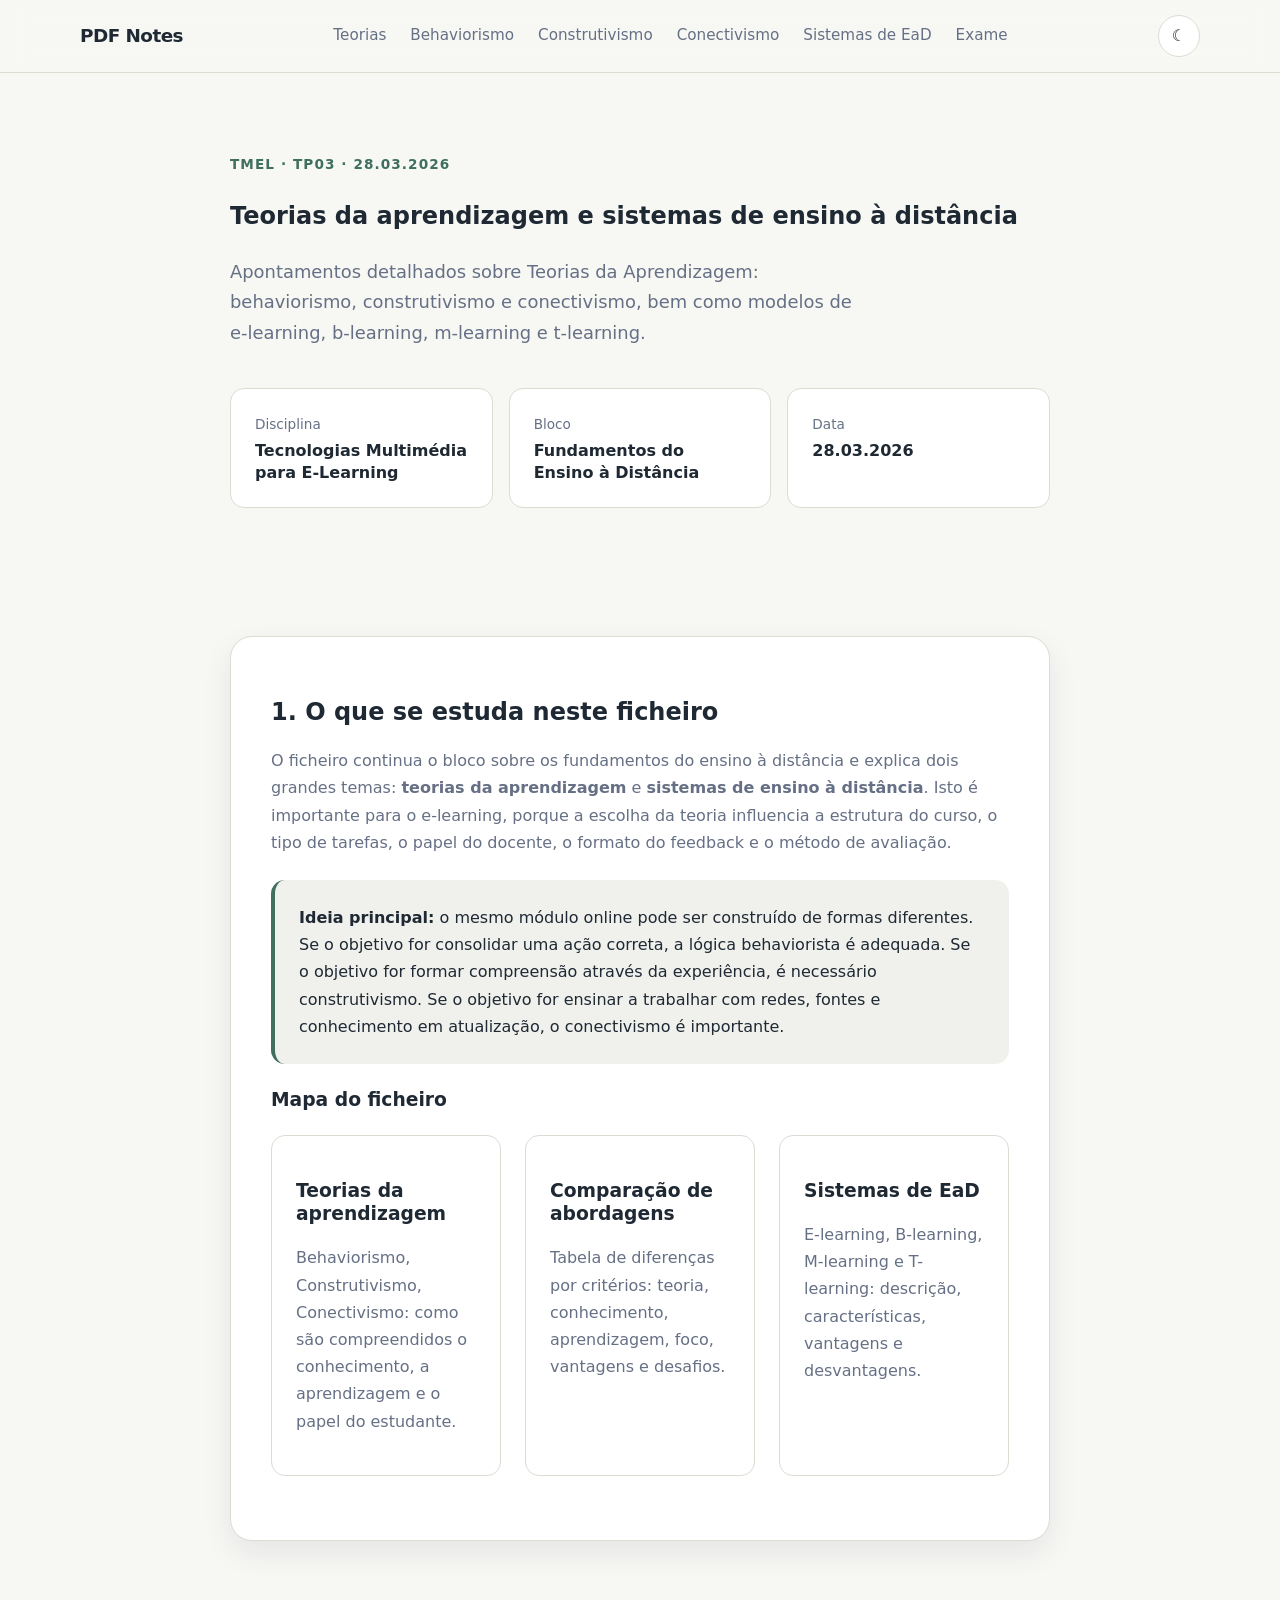
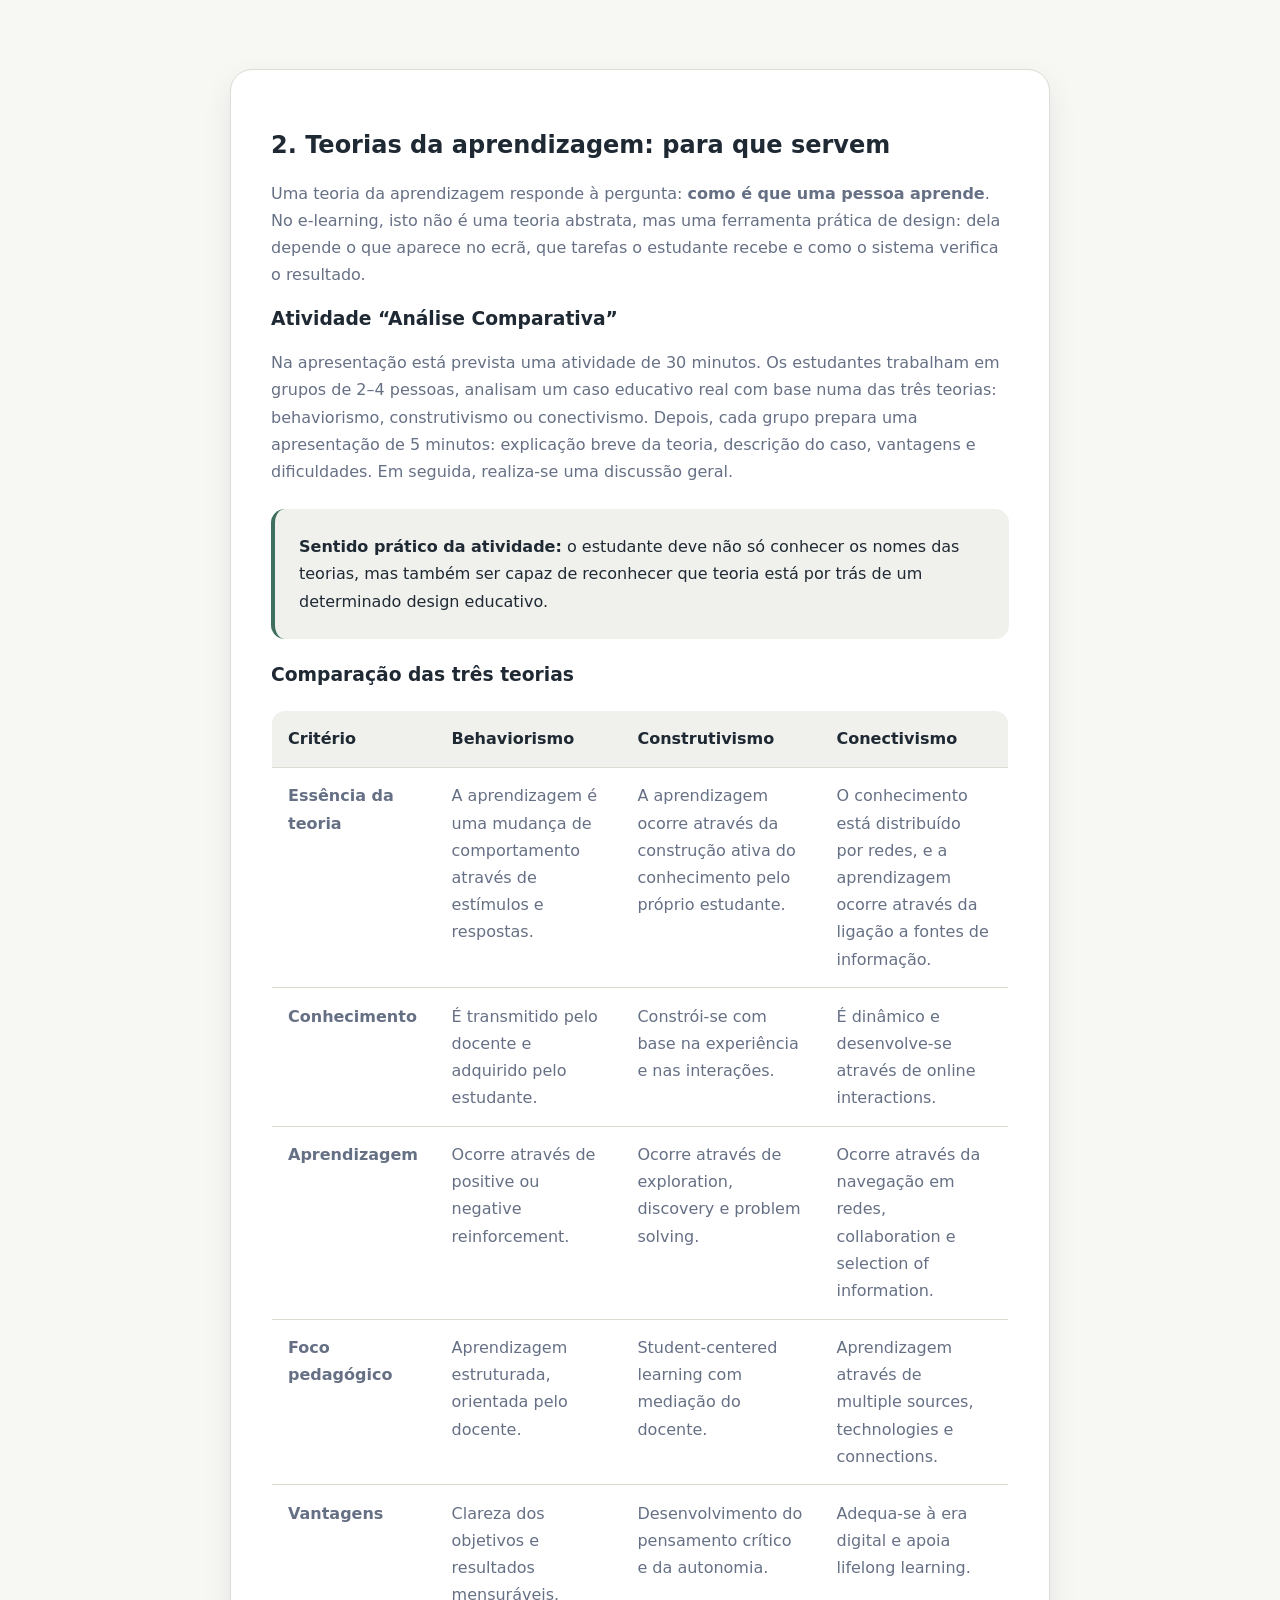
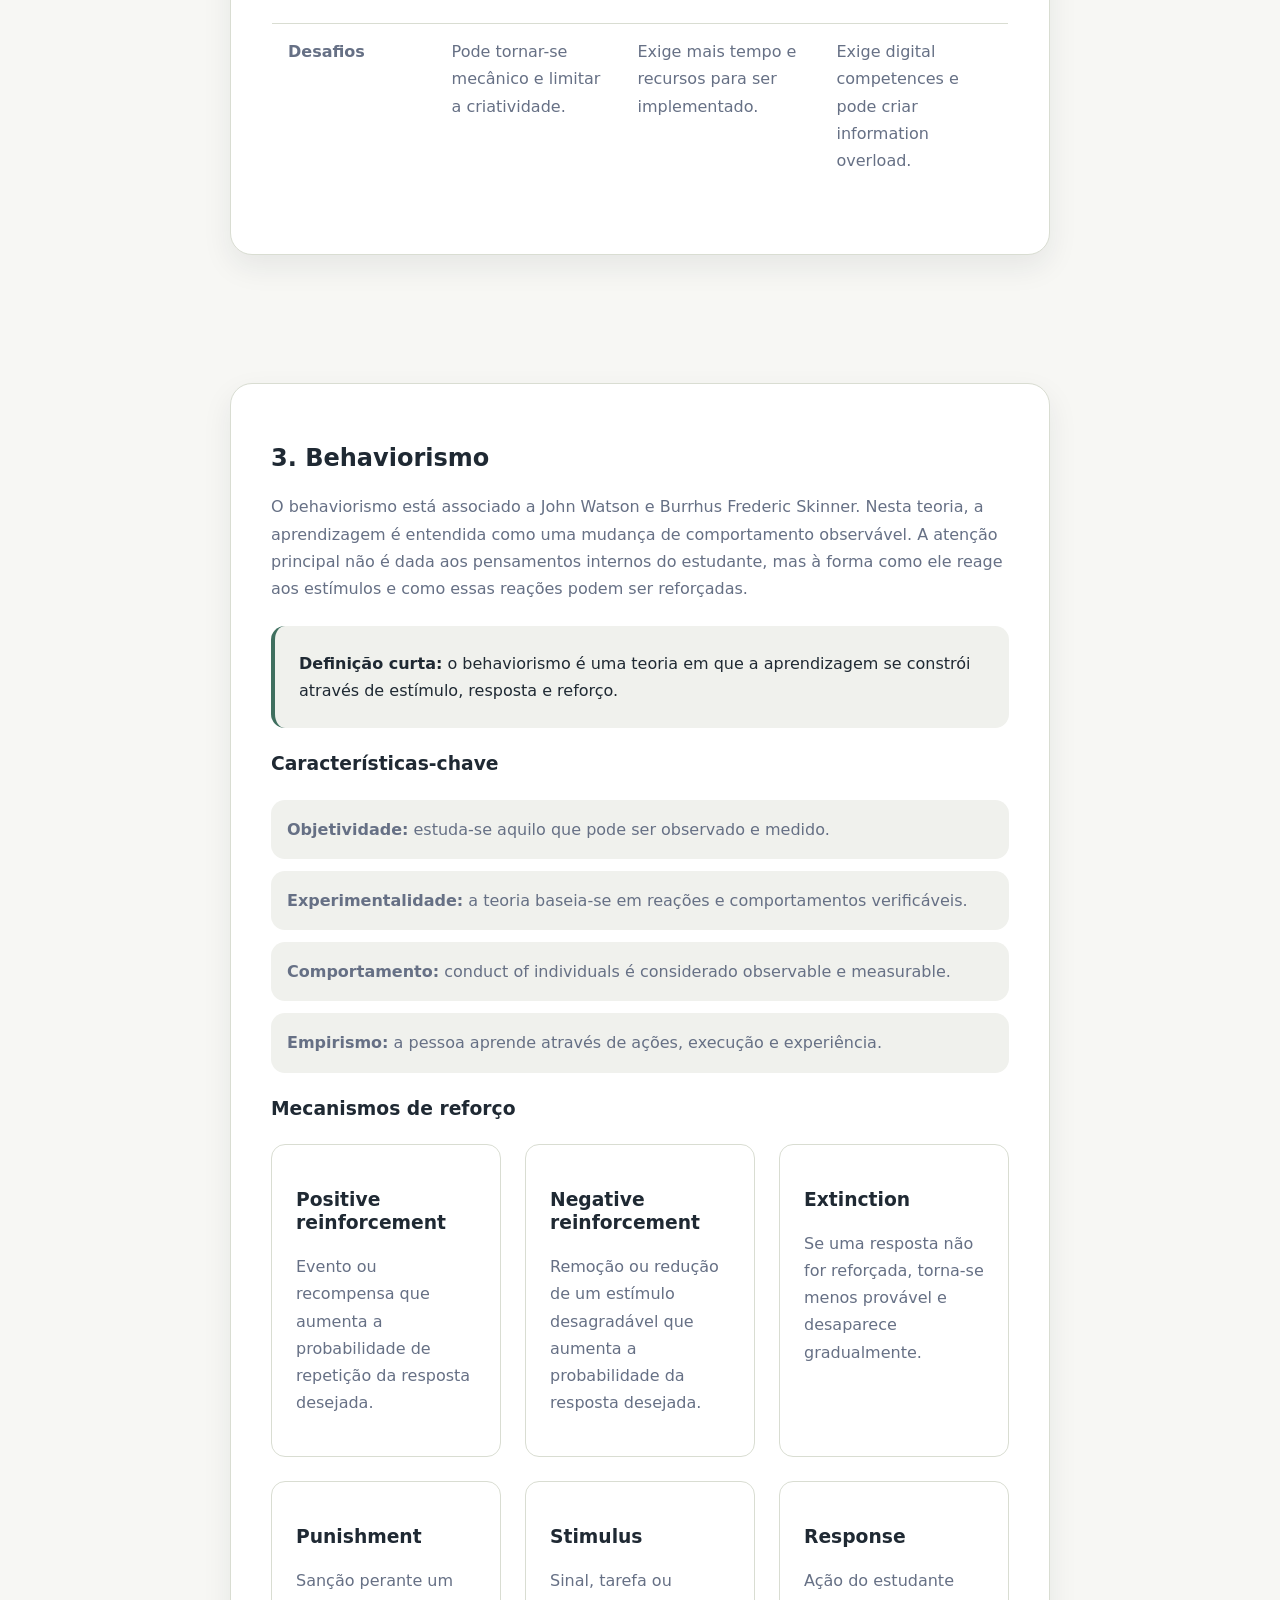
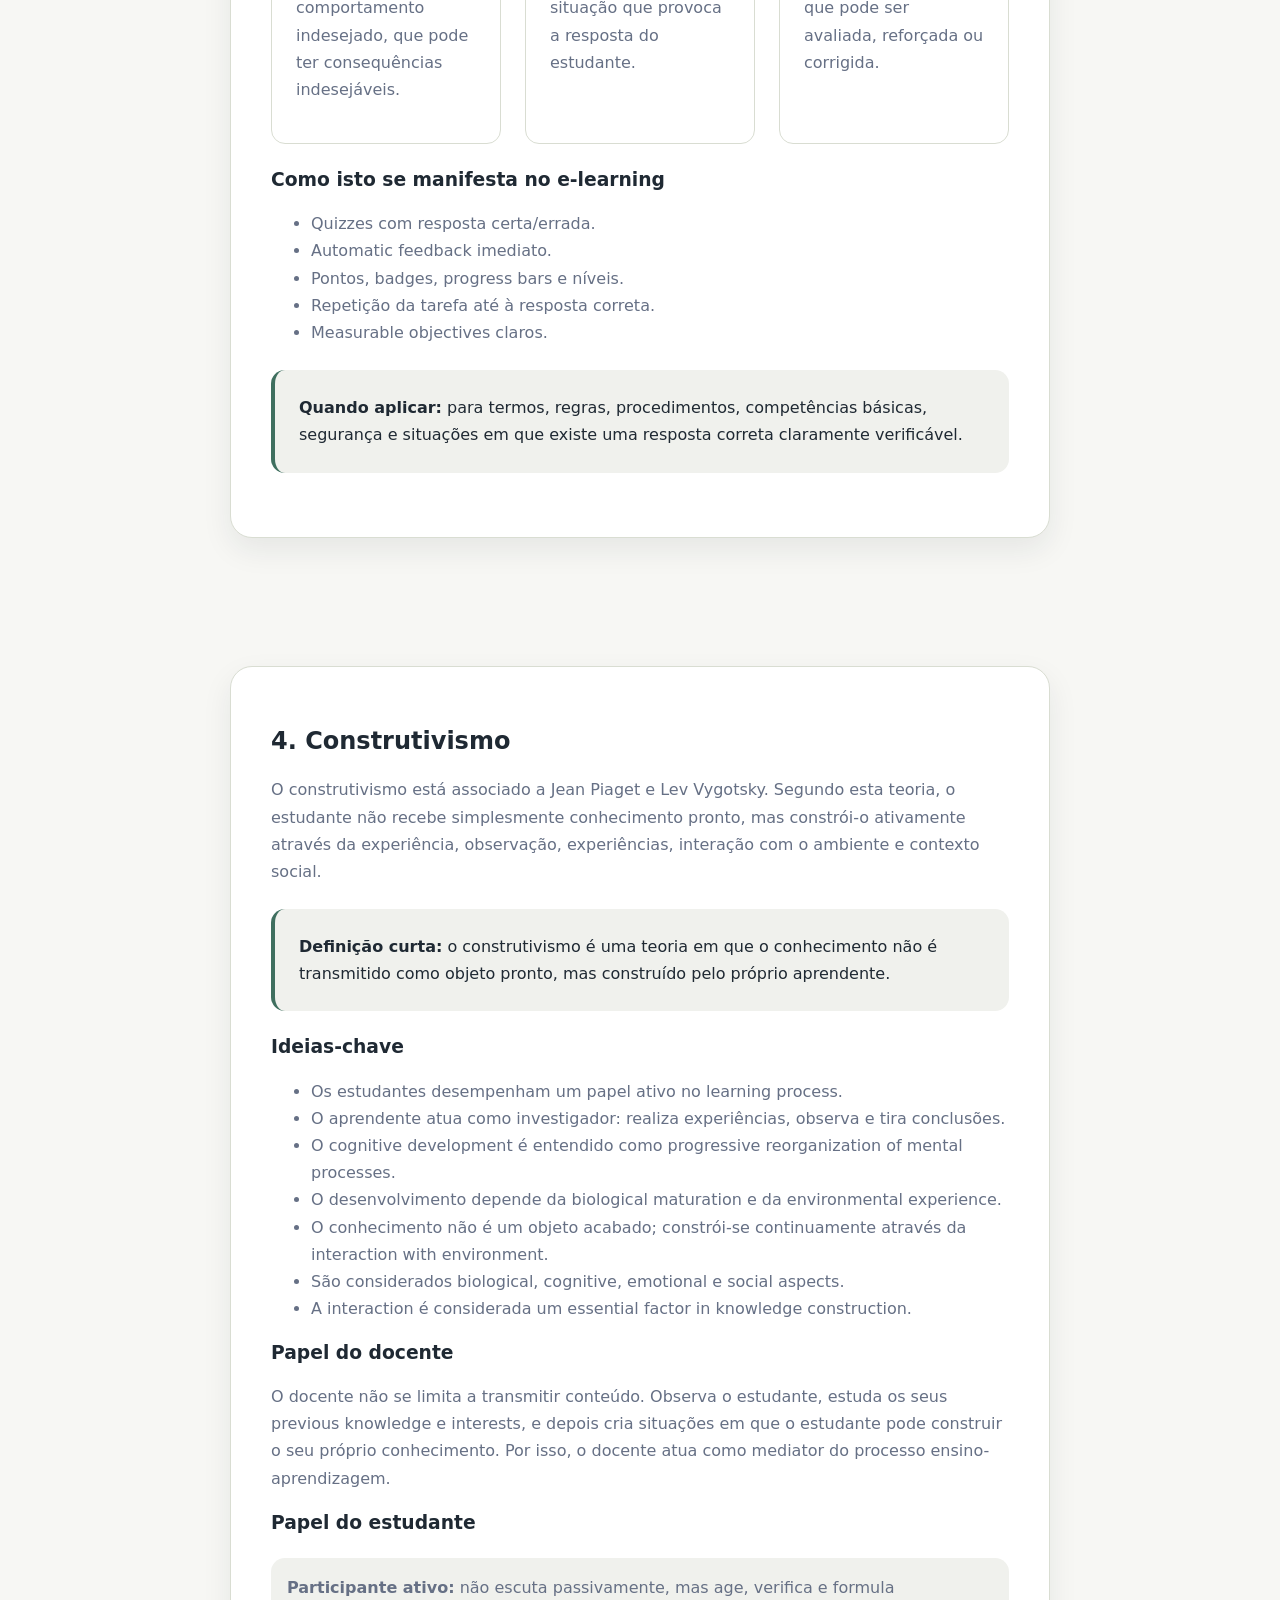
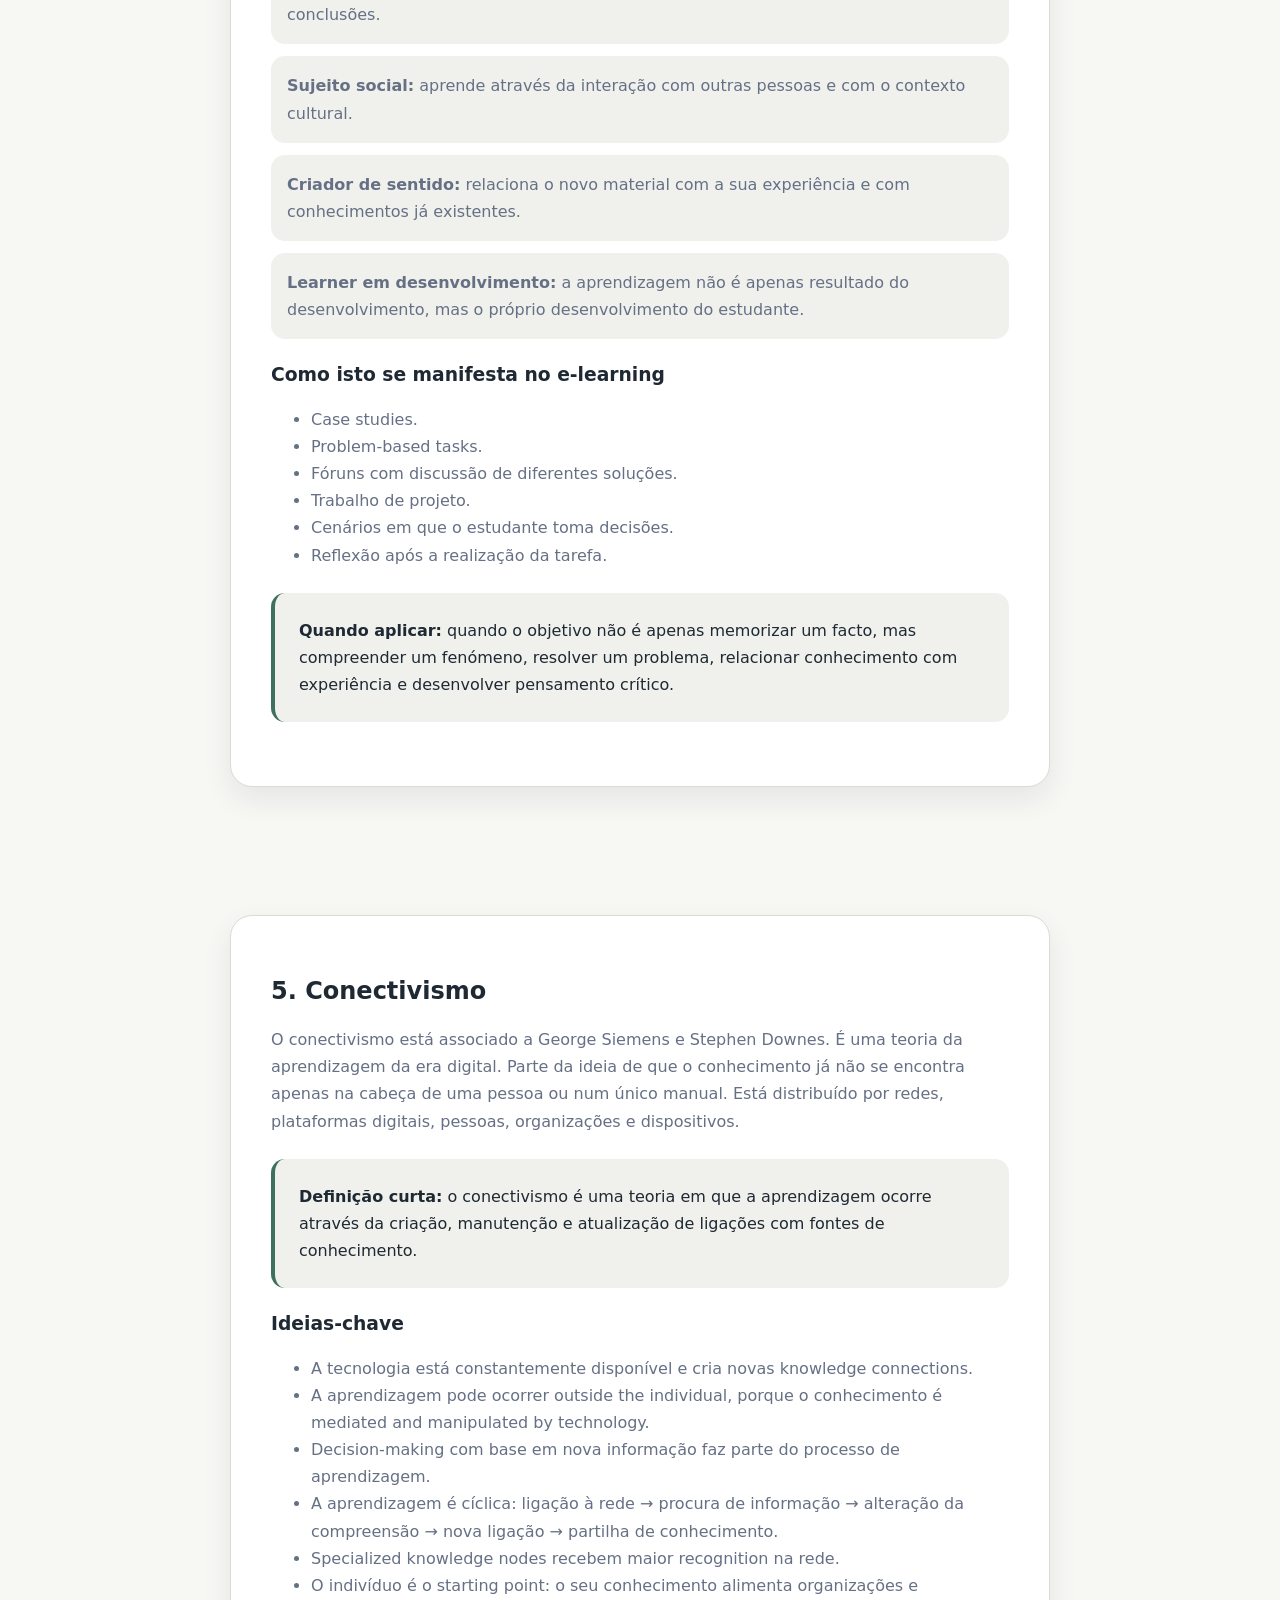
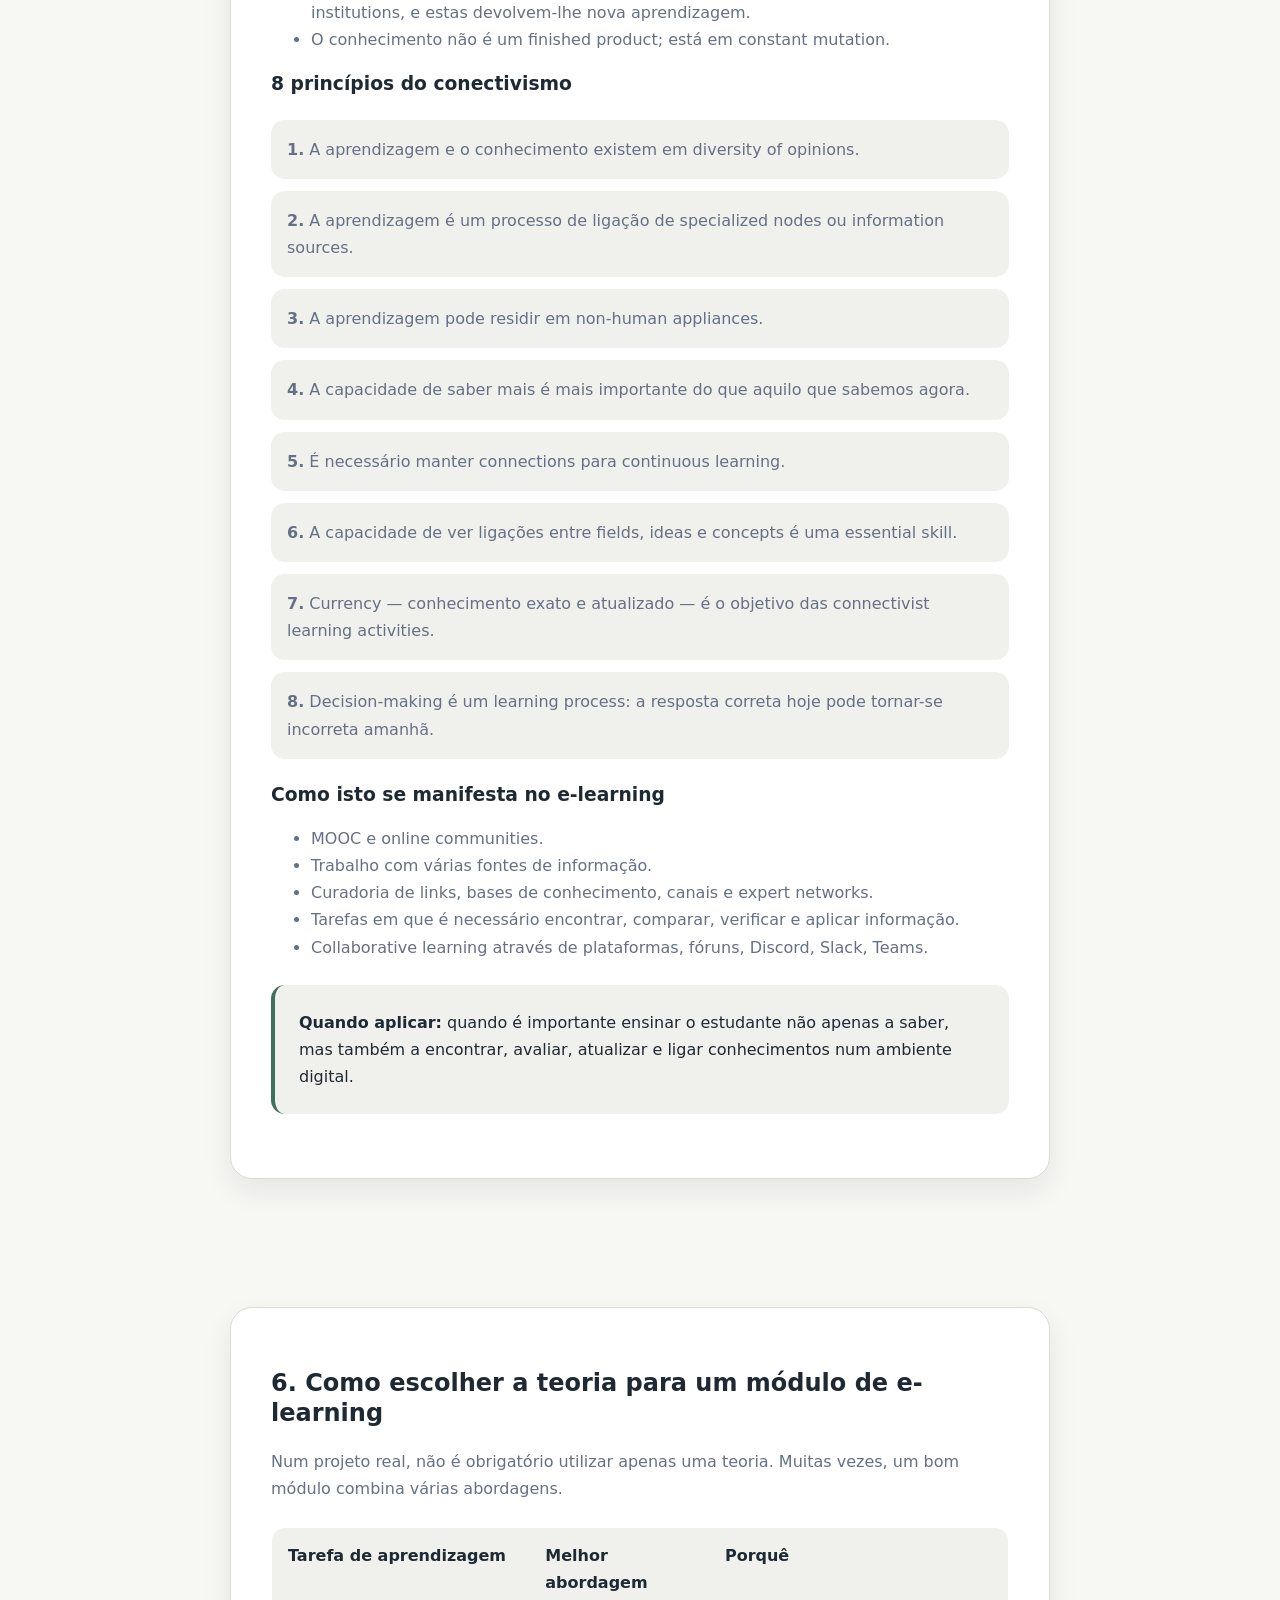
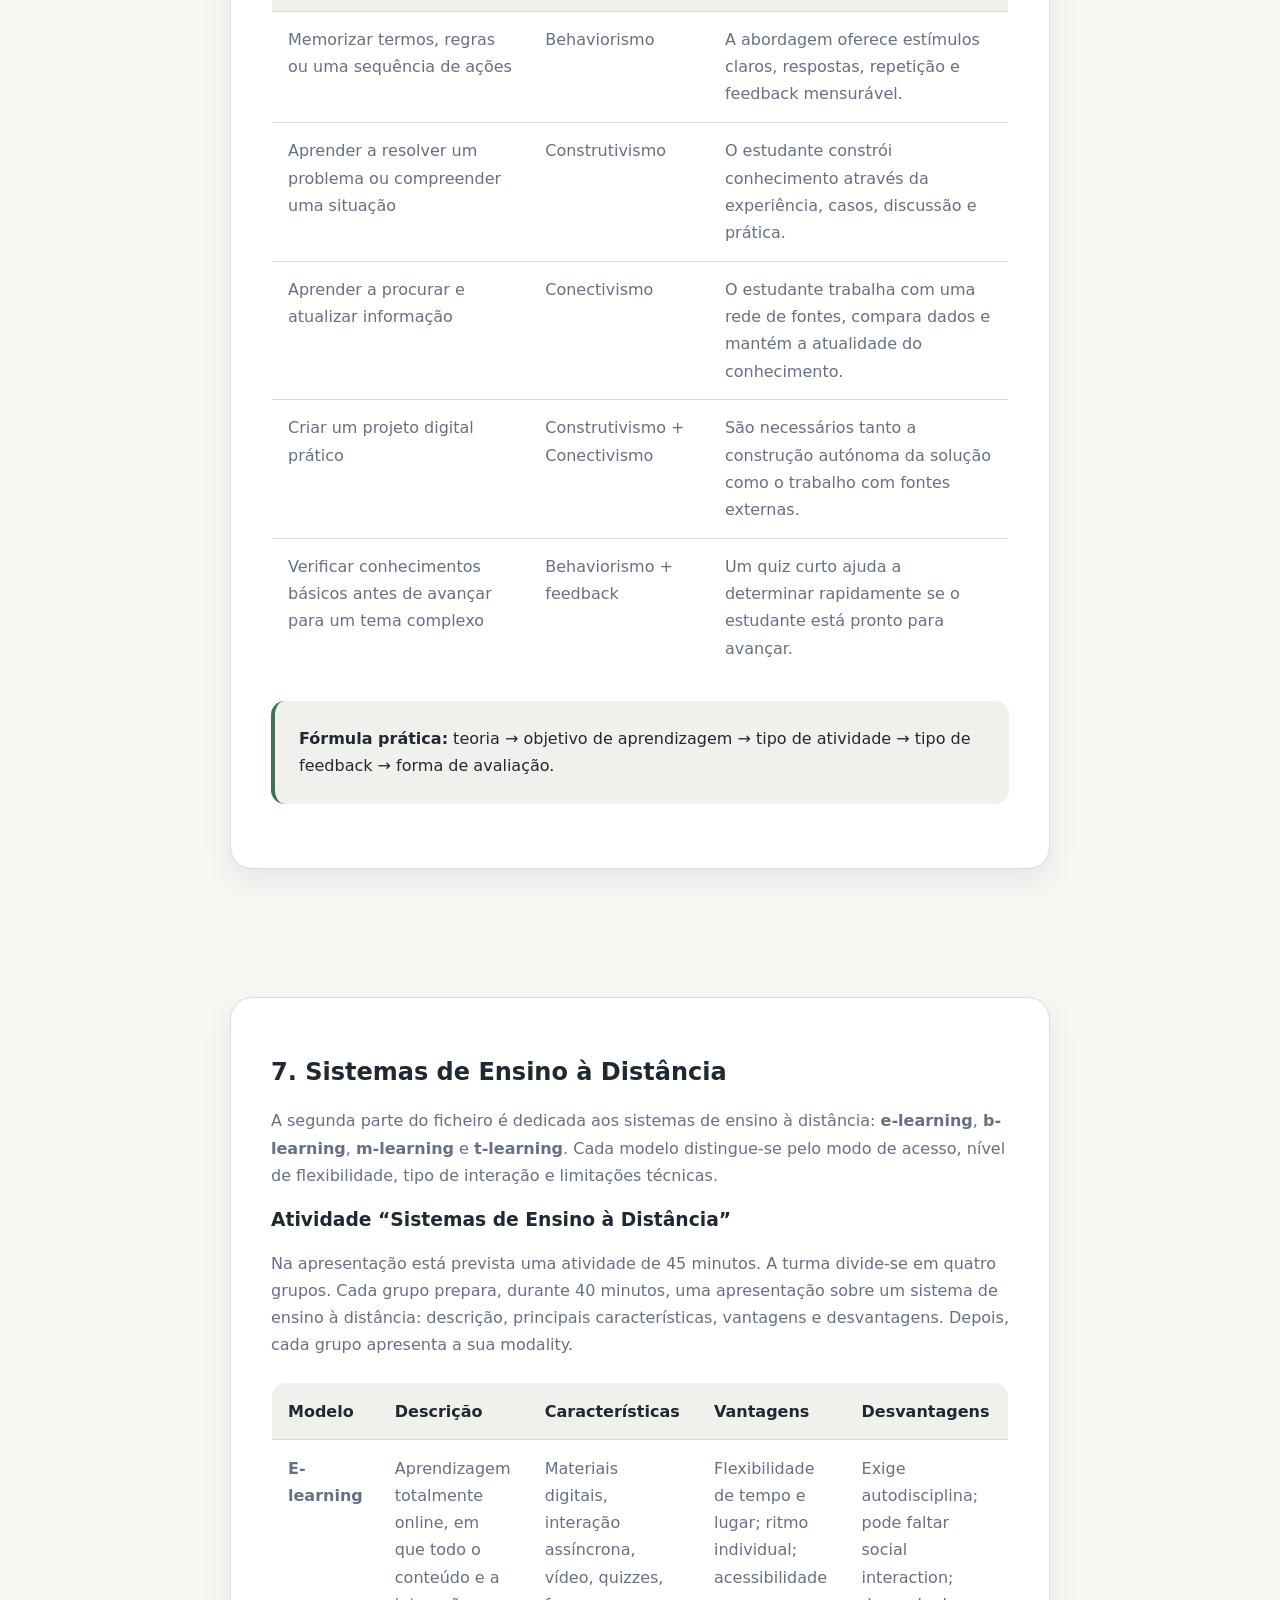
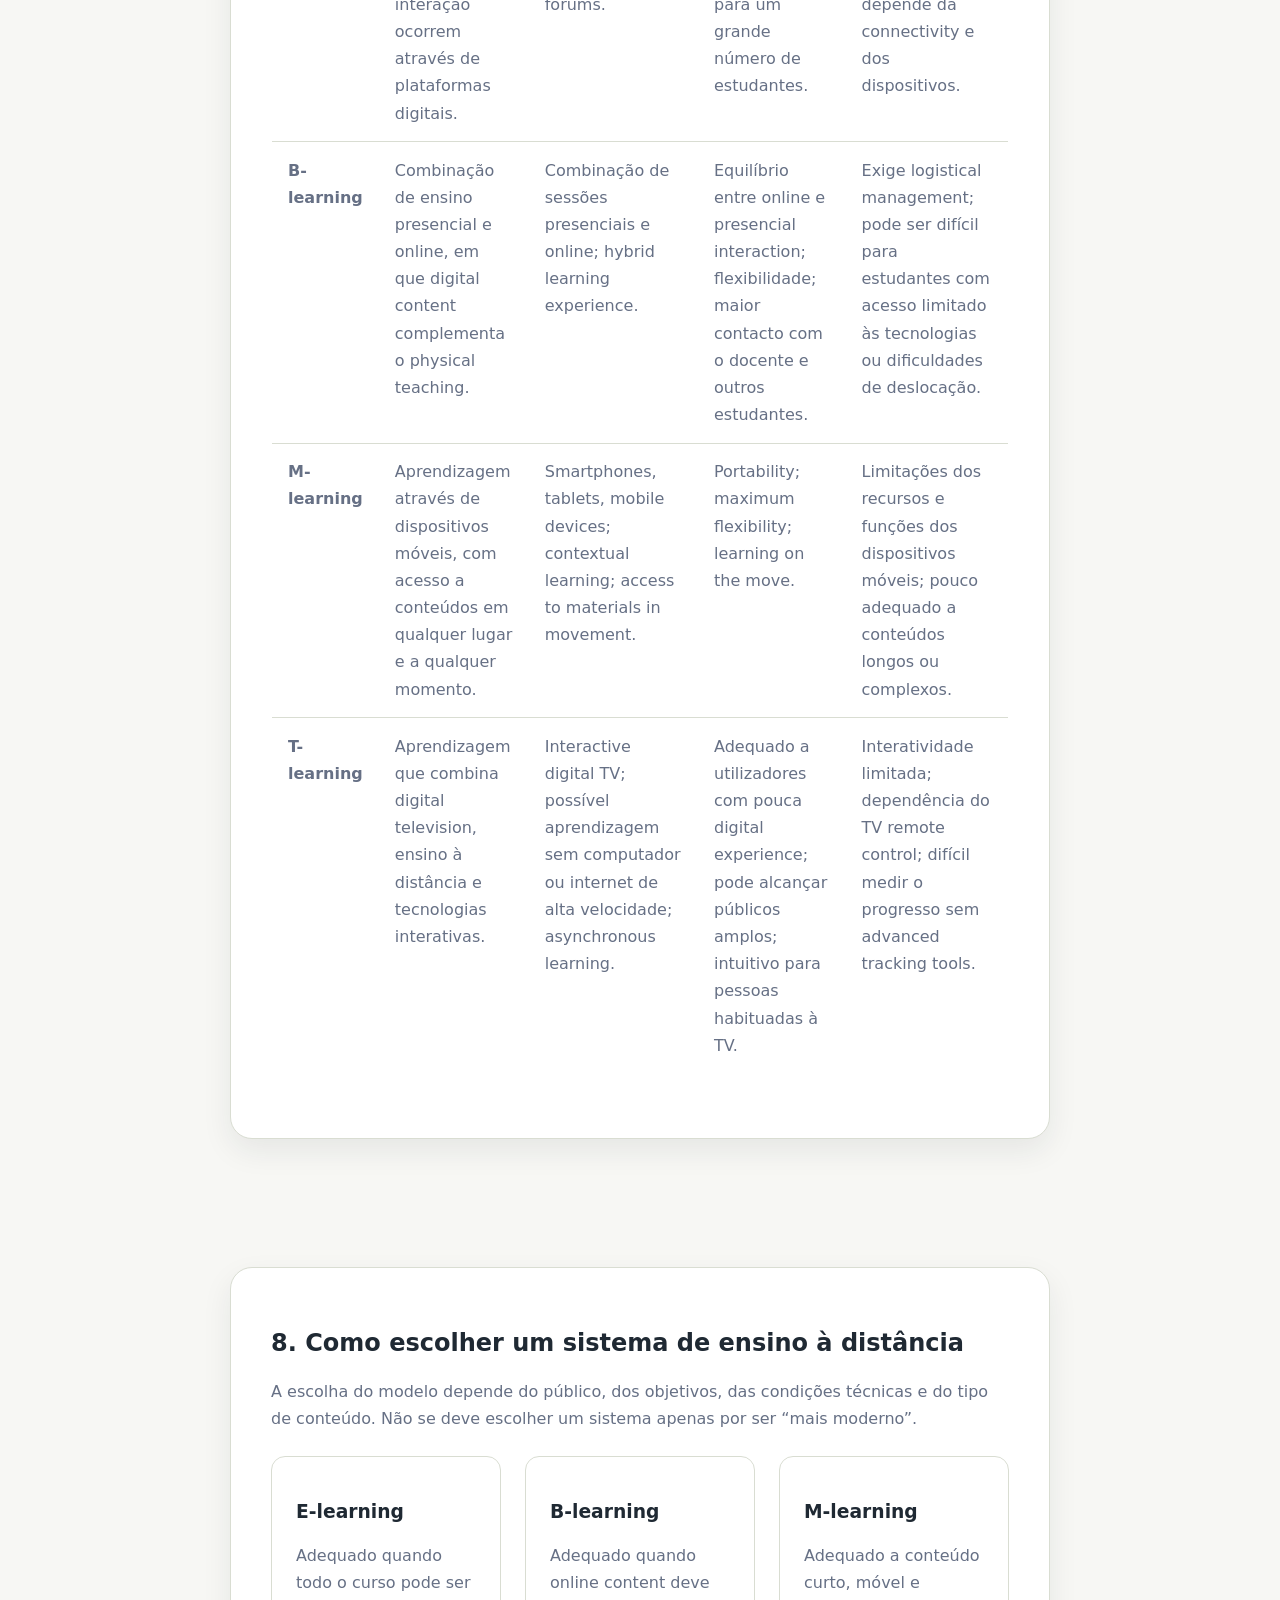
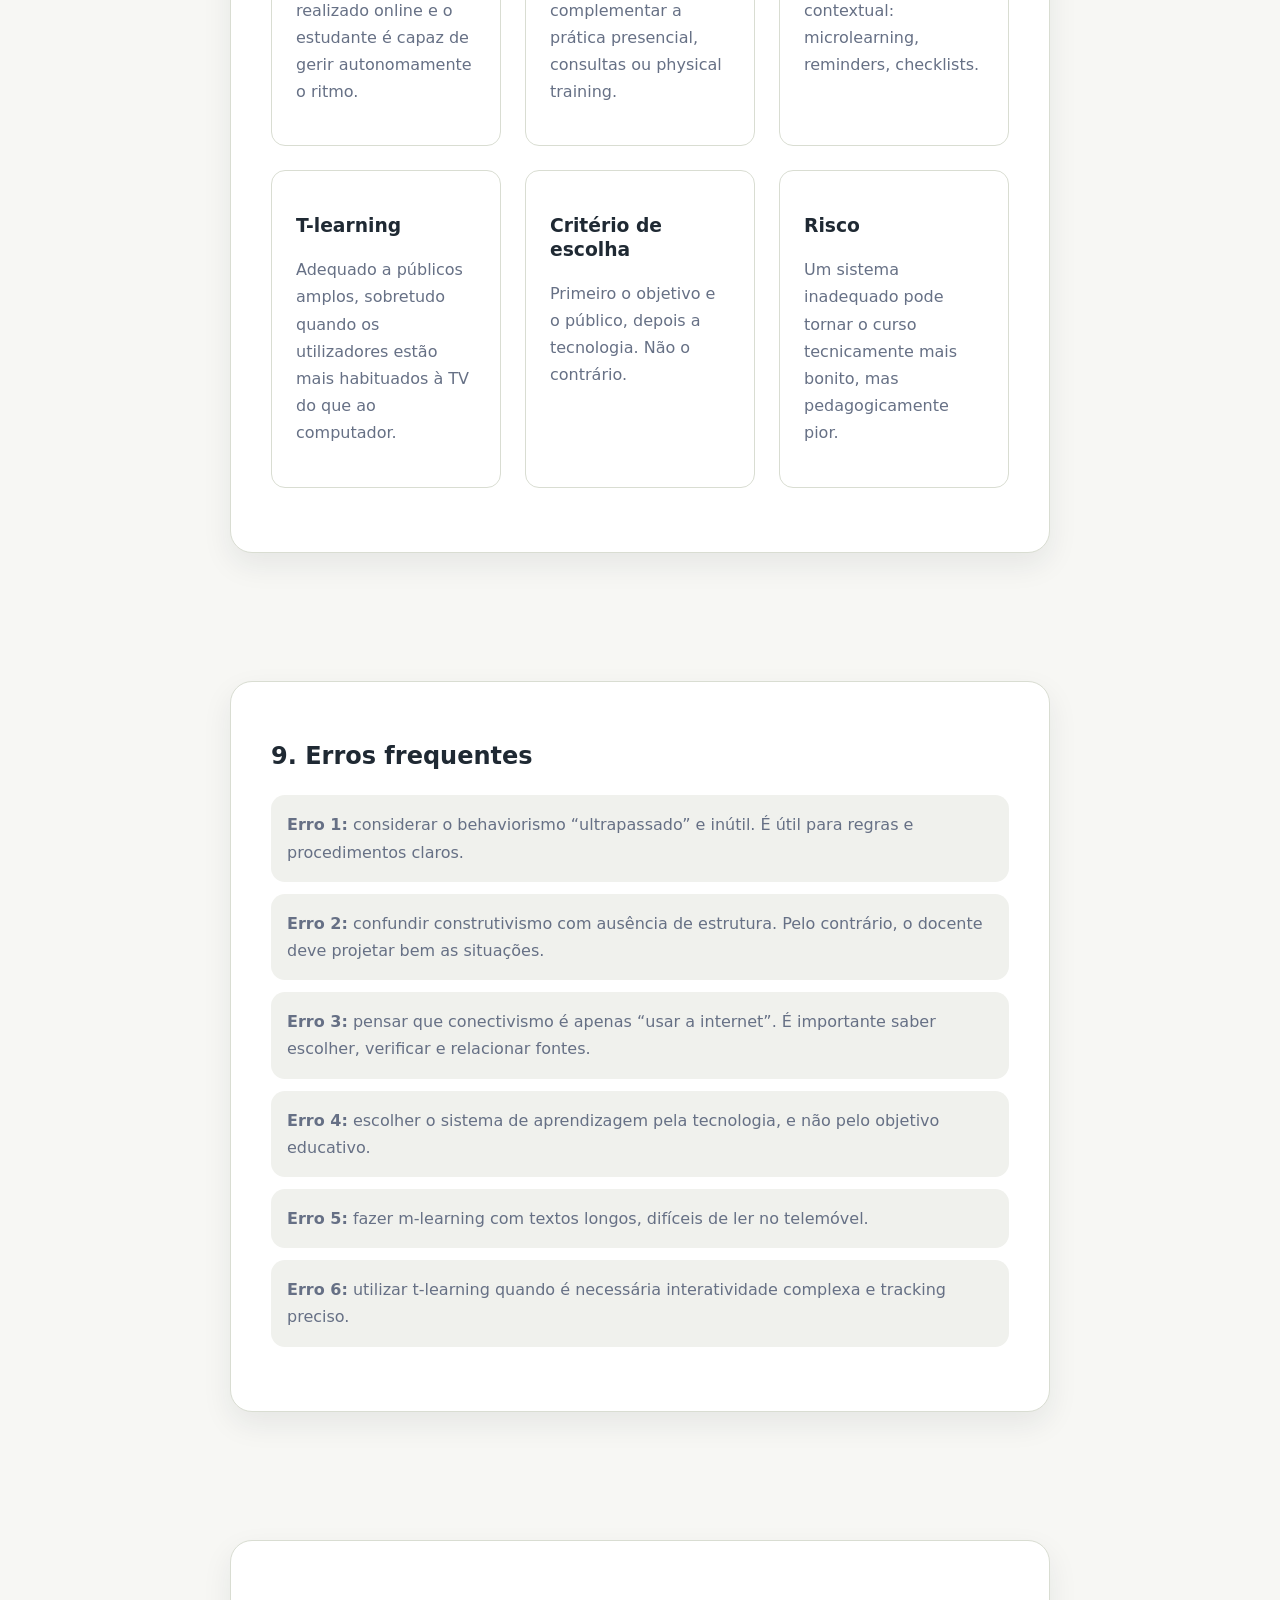
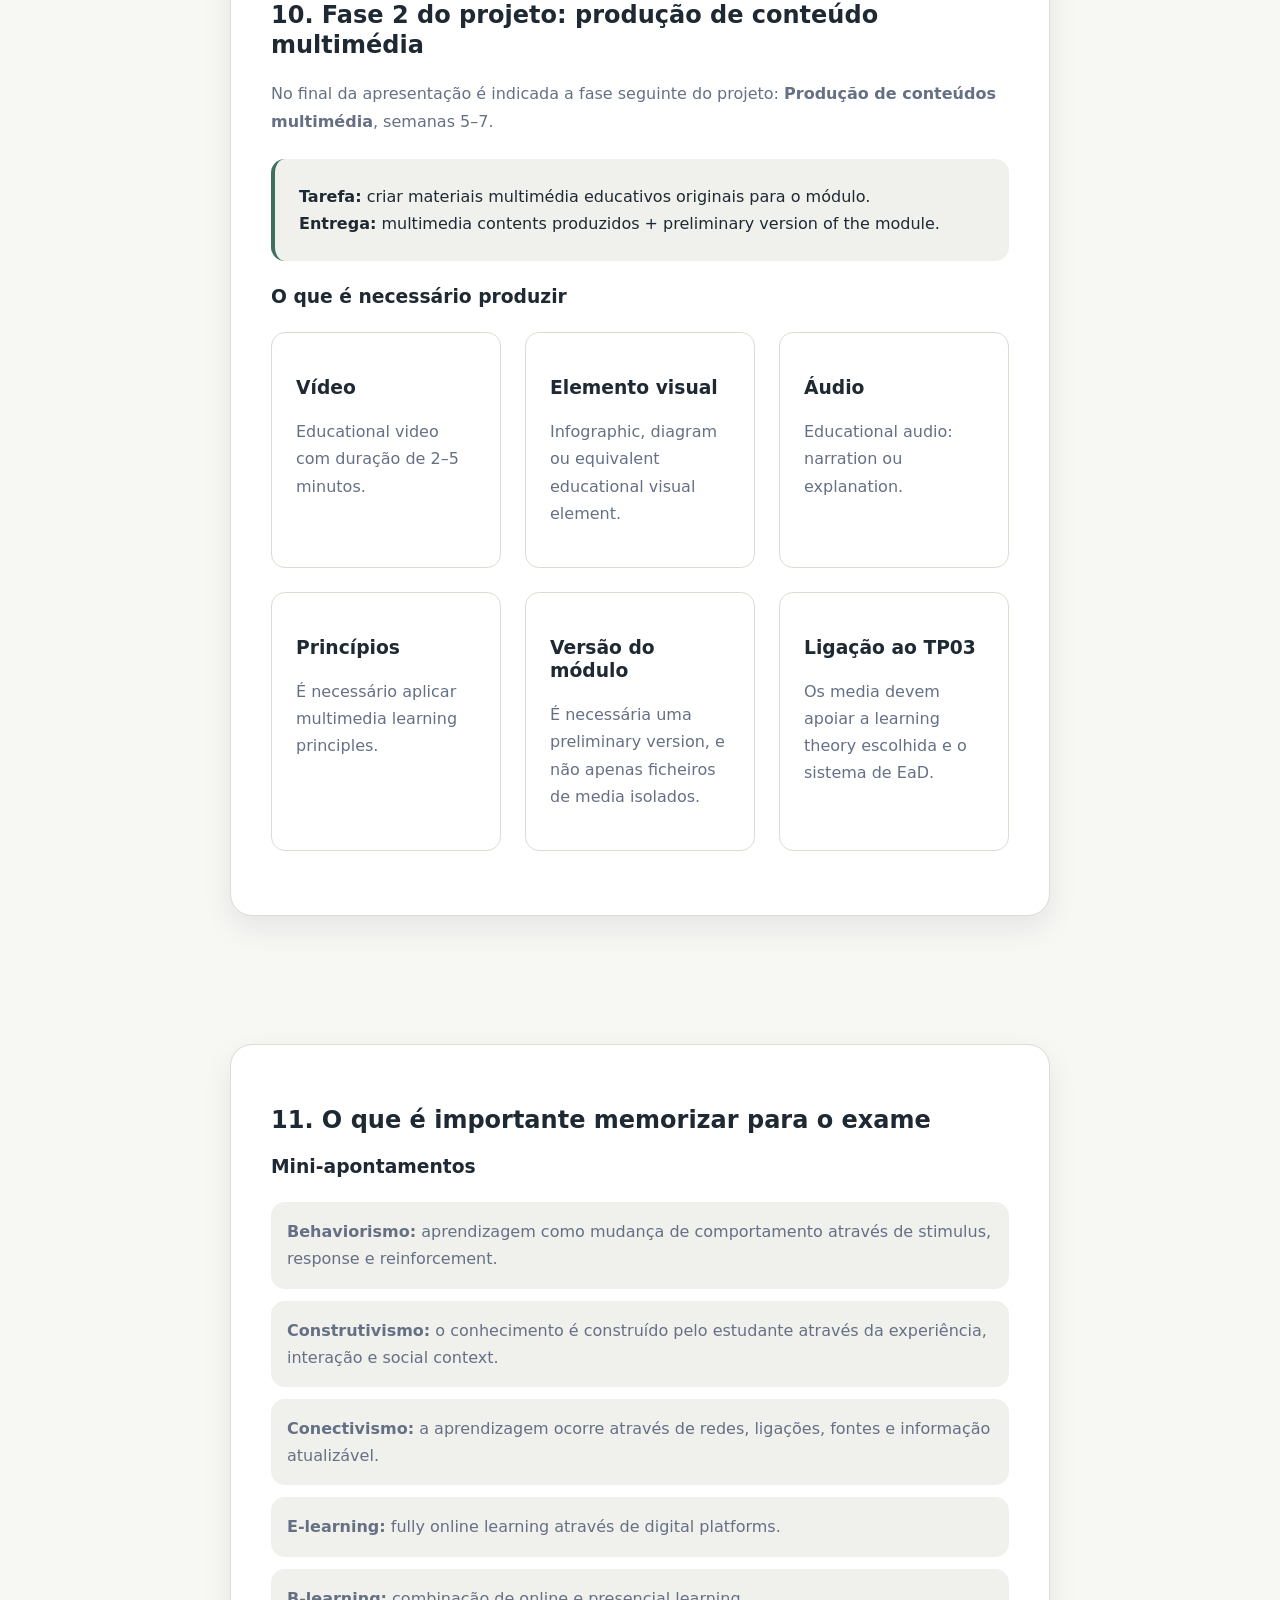
<file: file3.html>
<!-- file3.html -->
<!DOCTYPE html>
<html lang="pt-PT">
<head>
  <meta charset="UTF-8" />
  <meta name="viewport" content="width=device-width, initial-scale=1.0" />
  <title>TMEL TP03 — Teorias da aprendizagem e sistemas de EaD</title>
  <link rel="stylesheet" href="styles.css" />
  <script src="script.js" defer></script>
</head>

<body>
  <header class="site-header">
    <div class="container header-content">
      <a href="index.html" class="logo">PDF Notes</a>

      <nav class="main-nav" aria-label="Navegação da página">
        <a href="#theories">Teorias</a>
        <a href="#behaviorism">Behaviorismo</a>
        <a href="#constructivism">Construtivismo</a>
        <a href="#connectivism">Conectivismo</a>
        <a href="#systems">Sistemas de EaD</a>
        <a href="#exam">Exame</a>
      </nav>

      <button class="theme-toggle" type="button" aria-label="Alternar tema">
        <span class="theme-toggle__icon">☾</span>
      </button>
    </div>
  </header>

  <main>
    <section class="section note-hero reveal">
      <div class="container note-layout">
        <p class="eyebrow">TMEL · TP03 · 28.03.2026</p>
        <h1>Teorias da aprendizagem e sistemas de ensino à distância</h1>
        <p class="hero-text">
          Apontamentos detalhados sobre Teorias da Aprendizagem: behaviorismo,
          construtivismo e conectivismo, bem como modelos de e-learning, b-learning,
          m-learning e t-learning.
        </p>

        <div class="note-meta-grid">
          <div class="note-meta-card">
            <span>Disciplina</span>
            <strong>Tecnologias Multimédia para E-Learning</strong>
          </div>
          <div class="note-meta-card">
            <span>Bloco</span>
            <strong>Fundamentos do Ensino à Distância</strong>
          </div>
          <div class="note-meta-card">
            <span>Data</span>
            <strong>28.03.2026</strong>
          </div>
        </div>
      </div>
    </section>

    <section class="section reveal">
      <div class="container note-layout">
        <article class="note-content">
          <h2>1. O que se estuda neste ficheiro</h2>

          <p>
            O ficheiro continua o bloco sobre os fundamentos do ensino à distância e explica dois grandes temas:
            <strong>teorias da aprendizagem</strong> e <strong>sistemas de ensino à distância</strong>.
            Isto é importante para o e-learning, porque a escolha da teoria influencia a estrutura do curso,
            o tipo de tarefas, o papel do docente, o formato do feedback e o método de avaliação.
          </p>

          <div class="callout">
            <strong>Ideia principal:</strong> o mesmo módulo online pode ser construído de formas diferentes.
            Se o objetivo for consolidar uma ação correta, a lógica behaviorista é adequada.
            Se o objetivo for formar compreensão através da experiência, é necessário construtivismo.
            Se o objetivo for ensinar a trabalhar com redes, fontes e conhecimento em atualização,
            o conectivismo é importante.
          </div>

          <h3>Mapa do ficheiro</h3>
          <div class="topic-grid">
            <div class="topic-card">
              <h3>Teorias da aprendizagem</h3>
              <p>Behaviorismo, Construtivismo, Conectivismo: como são compreendidos o conhecimento, a aprendizagem e o papel do estudante.</p>
            </div>

            <div class="topic-card">
              <h3>Comparação de abordagens</h3>
              <p>Tabela de diferenças por critérios: teoria, conhecimento, aprendizagem, foco, vantagens e desafios.</p>
            </div>

            <div class="topic-card">
              <h3>Sistemas de EaD</h3>
              <p>E-learning, B-learning, M-learning e T-learning: descrição, características, vantagens e desvantagens.</p>
            </div>
          </div>
        </article>
      </div>
    </section>

    <section id="theories" class="section reveal">
      <div class="container note-layout">
        <article class="note-content">
          <h2>2. Teorias da aprendizagem: para que servem</h2>

          <p>
            Uma teoria da aprendizagem responde à pergunta: <strong>como é que uma pessoa aprende</strong>.
            No e-learning, isto não é uma teoria abstrata, mas uma ferramenta prática de design:
            dela depende o que aparece no ecrã, que tarefas o estudante recebe e como o sistema
            verifica o resultado.
          </p>

          <h3>Atividade “Análise Comparativa”</h3>
          <p>
            Na apresentação está prevista uma atividade de 30 minutos. Os estudantes trabalham em grupos
            de 2–4 pessoas, analisam um caso educativo real com base numa das três teorias:
            behaviorismo, construtivismo ou conectivismo. Depois, cada grupo prepara
            uma apresentação de 5 minutos: explicação breve da teoria, descrição do caso, vantagens
            e dificuldades. Em seguida, realiza-se uma discussão geral.
          </p>

          <div class="callout">
            <strong>Sentido prático da atividade:</strong> o estudante deve não só conhecer os nomes das teorias,
            mas também ser capaz de reconhecer que teoria está por trás de um determinado design educativo.
          </div>

          <h3>Comparação das três teorias</h3>
          <div class="responsive-table">
            <table class="study-table">
              <thead>
                <tr>
                  <th>Critério</th>
                  <th>Behaviorismo</th>
                  <th>Construtivismo</th>
                  <th>Conectivismo</th>
                </tr>
              </thead>
              <tbody>
                <tr>
                  <td><strong>Essência da teoria</strong></td>
                  <td>A aprendizagem é uma mudança de comportamento através de estímulos e respostas.</td>
                  <td>A aprendizagem ocorre através da construção ativa do conhecimento pelo próprio estudante.</td>
                  <td>O conhecimento está distribuído por redes, e a aprendizagem ocorre através da ligação a fontes de informação.</td>
                </tr>
                <tr>
                  <td><strong>Conhecimento</strong></td>
                  <td>É transmitido pelo docente e adquirido pelo estudante.</td>
                  <td>Constrói-se com base na experiência e nas interações.</td>
                  <td>É dinâmico e desenvolve-se através de online interactions.</td>
                </tr>
                <tr>
                  <td><strong>Aprendizagem</strong></td>
                  <td>Ocorre através de positive ou negative reinforcement.</td>
                  <td>Ocorre através de exploration, discovery e problem solving.</td>
                  <td>Ocorre através da navegação em redes, collaboration e selection of information.</td>
                </tr>
                <tr>
                  <td><strong>Foco pedagógico</strong></td>
                  <td>Aprendizagem estruturada, orientada pelo docente.</td>
                  <td>Student-centered learning com mediação do docente.</td>
                  <td>Aprendizagem através de multiple sources, technologies e connections.</td>
                </tr>
                <tr>
                  <td><strong>Vantagens</strong></td>
                  <td>Clareza dos objetivos e resultados mensuráveis.</td>
                  <td>Desenvolvimento do pensamento crítico e da autonomia.</td>
                  <td>Adequa-se à era digital e apoia lifelong learning.</td>
                </tr>
                <tr>
                  <td><strong>Desafios</strong></td>
                  <td>Pode tornar-se mecânico e limitar a criatividade.</td>
                  <td>Exige mais tempo e recursos para ser implementado.</td>
                  <td>Exige digital competences e pode criar information overload.</td>
                </tr>
              </tbody>
            </table>
          </div>
        </article>
      </div>
    </section>

    <section id="behaviorism" class="section reveal">
      <div class="container note-layout">
        <article class="note-content">
          <h2>3. Behaviorismo</h2>

          <p>
            O behaviorismo está associado a John Watson e Burrhus Frederic Skinner. Nesta teoria,
            a aprendizagem é entendida como uma mudança de comportamento observável. A atenção principal
            não é dada aos pensamentos internos do estudante, mas à forma como ele reage aos estímulos
            e como essas reações podem ser reforçadas.
          </p>

          <div class="callout">
            <strong>Definição curta:</strong> o behaviorismo é uma teoria em que a aprendizagem se constrói
            através de estímulo, resposta e reforço.
          </div>

          <h3>Características-chave</h3>
          <div class="compact-list">
            <p><strong>Objetividade:</strong> estuda-se aquilo que pode ser observado e medido.</p>
            <p><strong>Experimentalidade:</strong> a teoria baseia-se em reações e comportamentos verificáveis.</p>
            <p><strong>Comportamento:</strong> conduct of individuals é considerado observable e measurable.</p>
            <p><strong>Empirismo:</strong> a pessoa aprende através de ações, execução e experiência.</p>
          </div>

          <h3>Mecanismos de reforço</h3>
          <div class="topic-grid">
            <div class="topic-card">
              <h3>Positive reinforcement</h3>
              <p>Evento ou recompensa que aumenta a probabilidade de repetição da resposta desejada.</p>
            </div>

            <div class="topic-card">
              <h3>Negative reinforcement</h3>
              <p>Remoção ou redução de um estímulo desagradável que aumenta a probabilidade da resposta desejada.</p>
            </div>

            <div class="topic-card">
              <h3>Extinction</h3>
              <p>Se uma resposta não for reforçada, torna-se menos provável e desaparece gradualmente.</p>
            </div>

            <div class="topic-card">
              <h3>Punishment</h3>
              <p>Sanção perante um comportamento indesejado, que pode ter consequências indesejáveis.</p>
            </div>

            <div class="topic-card">
              <h3>Stimulus</h3>
              <p>Sinal, tarefa ou situação que provoca a resposta do estudante.</p>
            </div>

            <div class="topic-card">
              <h3>Response</h3>
              <p>Ação do estudante que pode ser avaliada, reforçada ou corrigida.</p>
            </div>
          </div>

          <h3>Como isto se manifesta no e-learning</h3>
          <ul>
            <li>Quizzes com resposta certa/errada.</li>
            <li>Automatic feedback imediato.</li>
            <li>Pontos, badges, progress bars e níveis.</li>
            <li>Repetição da tarefa até à resposta correta.</li>
            <li>Measurable objectives claros.</li>
          </ul>

          <div class="callout">
            <strong>Quando aplicar:</strong> para termos, regras, procedimentos, competências básicas,
            segurança e situações em que existe uma resposta correta claramente verificável.
          </div>
        </article>
      </div>
    </section>

    <section id="constructivism" class="section reveal">
      <div class="container note-layout">
        <article class="note-content">
          <h2>4. Construtivismo</h2>

          <p>
            O construtivismo está associado a Jean Piaget e Lev Vygotsky. Segundo esta teoria,
            o estudante não recebe simplesmente conhecimento pronto, mas constrói-o ativamente através da experiência,
            observação, experiências, interação com o ambiente e contexto social.
          </p>

          <div class="callout">
            <strong>Definição curta:</strong> o construtivismo é uma teoria em que o conhecimento
            não é transmitido como objeto pronto, mas construído pelo próprio aprendente.
          </div>

          <h3>Ideias-chave</h3>
          <ul>
            <li>Os estudantes desempenham um papel ativo no learning process.</li>
            <li>O aprendente atua como investigador: realiza experiências, observa e tira conclusões.</li>
            <li>O cognitive development é entendido como progressive reorganization of mental processes.</li>
            <li>O desenvolvimento depende da biological maturation e da environmental experience.</li>
            <li>O conhecimento não é um objeto acabado; constrói-se continuamente através da interaction with environment.</li>
            <li>São considerados biological, cognitive, emotional e social aspects.</li>
            <li>A interaction é considerada um essential factor in knowledge construction.</li>
          </ul>

          <h3>Papel do docente</h3>
          <p>
            O docente não se limita a transmitir conteúdo. Observa o estudante, estuda os seus
            previous knowledge e interests, e depois cria situações em que o estudante pode
            construir o seu próprio conhecimento. Por isso, o docente atua como mediator do processo
            ensino-aprendizagem.
          </p>

          <h3>Papel do estudante</h3>
          <div class="compact-list">
            <p><strong>Participante ativo:</strong> não escuta passivamente, mas age, verifica e formula conclusões.</p>
            <p><strong>Sujeito social:</strong> aprende através da interação com outras pessoas e com o contexto cultural.</p>
            <p><strong>Criador de sentido:</strong> relaciona o novo material com a sua experiência e com conhecimentos já existentes.</p>
            <p><strong>Learner em desenvolvimento:</strong> a aprendizagem não é apenas resultado do desenvolvimento, mas o próprio desenvolvimento do estudante.</p>
          </div>

          <h3>Como isto se manifesta no e-learning</h3>
          <ul>
            <li>Case studies.</li>
            <li>Problem-based tasks.</li>
            <li>Fóruns com discussão de diferentes soluções.</li>
            <li>Trabalho de projeto.</li>
            <li>Cenários em que o estudante toma decisões.</li>
            <li>Reflexão após a realização da tarefa.</li>
          </ul>

          <div class="callout">
            <strong>Quando aplicar:</strong> quando o objetivo não é apenas memorizar um facto,
            mas compreender um fenómeno, resolver um problema, relacionar conhecimento com experiência e desenvolver pensamento crítico.
          </div>
        </article>
      </div>
    </section>

    <section id="connectivism" class="section reveal">
      <div class="container note-layout">
        <article class="note-content">
          <h2>5. Conectivismo</h2>

          <p>
            O conectivismo está associado a George Siemens e Stephen Downes. É uma teoria da aprendizagem
            da era digital. Parte da ideia de que o conhecimento já não se encontra apenas
            na cabeça de uma pessoa ou num único manual. Está distribuído por redes, plataformas
            digitais, pessoas, organizações e dispositivos.
          </p>

          <div class="callout">
            <strong>Definição curta:</strong> o conectivismo é uma teoria em que a aprendizagem
            ocorre através da criação, manutenção e atualização de ligações com fontes de conhecimento.
          </div>

          <h3>Ideias-chave</h3>
          <ul>
            <li>A tecnologia está constantemente disponível e cria novas knowledge connections.</li>
            <li>A aprendizagem pode ocorrer outside the individual, porque o conhecimento é mediated and manipulated by technology.</li>
            <li>Decision-making com base em nova informação faz parte do processo de aprendizagem.</li>
            <li>A aprendizagem é cíclica: ligação à rede → procura de informação → alteração da compreensão → nova ligação → partilha de conhecimento.</li>
            <li>Specialized knowledge nodes recebem maior recognition na rede.</li>
            <li>O indivíduo é o starting point: o seu conhecimento alimenta organizações e institutions, e estas devolvem-lhe nova aprendizagem.</li>
            <li>O conhecimento não é um finished product; está em constant mutation.</li>
          </ul>

          <h3>8 princípios do conectivismo</h3>
          <div class="compact-list">
            <p><strong>1.</strong> A aprendizagem e o conhecimento existem em diversity of opinions.</p>
            <p><strong>2.</strong> A aprendizagem é um processo de ligação de specialized nodes ou information sources.</p>
            <p><strong>3.</strong> A aprendizagem pode residir em non-human appliances.</p>
            <p><strong>4.</strong> A capacidade de saber mais é mais importante do que aquilo que sabemos agora.</p>
            <p><strong>5.</strong> É necessário manter connections para continuous learning.</p>
            <p><strong>6.</strong> A capacidade de ver ligações entre fields, ideas e concepts é uma essential skill.</p>
            <p><strong>7.</strong> Currency — conhecimento exato e atualizado — é o objetivo das connectivist learning activities.</p>
            <p><strong>8.</strong> Decision-making é um learning process: a resposta correta hoje pode tornar-se incorreta amanhã.</p>
          </div>

          <h3>Como isto se manifesta no e-learning</h3>
          <ul>
            <li>MOOC e online communities.</li>
            <li>Trabalho com várias fontes de informação.</li>
            <li>Curadoria de links, bases de conhecimento, canais e expert networks.</li>
            <li>Tarefas em que é necessário encontrar, comparar, verificar e aplicar informação.</li>
            <li>Collaborative learning através de plataformas, fóruns, Discord, Slack, Teams.</li>
          </ul>

          <div class="callout">
            <strong>Quando aplicar:</strong> quando é importante ensinar o estudante não apenas a saber,
            mas também a encontrar, avaliar, atualizar e ligar conhecimentos num ambiente digital.
          </div>
        </article>
      </div>
    </section>

    <section class="section reveal">
      <div class="container note-layout">
        <article class="note-content">
          <h2>6. Como escolher a teoria para um módulo de e-learning</h2>

          <p>
            Num projeto real, não é obrigatório utilizar apenas uma teoria.
            Muitas vezes, um bom módulo combina várias abordagens.
          </p>

          <div class="responsive-table">
            <table class="study-table">
              <thead>
                <tr>
                  <th>Tarefa de aprendizagem</th>
                  <th>Melhor abordagem</th>
                  <th>Porquê</th>
                </tr>
              </thead>
              <tbody>
                <tr>
                  <td>Memorizar termos, regras ou uma sequência de ações</td>
                  <td>Behaviorismo</td>
                  <td>A abordagem oferece estímulos claros, respostas, repetição e feedback mensurável.</td>
                </tr>
                <tr>
                  <td>Aprender a resolver um problema ou compreender uma situação</td>
                  <td>Construtivismo</td>
                  <td>O estudante constrói conhecimento através da experiência, casos, discussão e prática.</td>
                </tr>
                <tr>
                  <td>Aprender a procurar e atualizar informação</td>
                  <td>Conectivismo</td>
                  <td>O estudante trabalha com uma rede de fontes, compara dados e mantém a atualidade do conhecimento.</td>
                </tr>
                <tr>
                  <td>Criar um projeto digital prático</td>
                  <td>Construtivismo + Conectivismo</td>
                  <td>São necessários tanto a construção autónoma da solução como o trabalho com fontes externas.</td>
                </tr>
                <tr>
                  <td>Verificar conhecimentos básicos antes de avançar para um tema complexo</td>
                  <td>Behaviorismo + feedback</td>
                  <td>Um quiz curto ajuda a determinar rapidamente se o estudante está pronto para avançar.</td>
                </tr>
              </tbody>
            </table>
          </div>

          <div class="callout">
            <strong>Fórmula prática:</strong> teoria → objetivo de aprendizagem → tipo de atividade → tipo de feedback → forma de avaliação.
          </div>
        </article>
      </div>
    </section>

    <section id="systems" class="section reveal">
      <div class="container note-layout">
        <article class="note-content">
          <h2>7. Sistemas de Ensino à Distância</h2>

          <p>
            A segunda parte do ficheiro é dedicada aos sistemas de ensino à distância:
            <strong>e-learning</strong>, <strong>b-learning</strong>, <strong>m-learning</strong>
            e <strong>t-learning</strong>. Cada modelo distingue-se pelo modo de acesso,
            nível de flexibilidade, tipo de interação e limitações técnicas.
          </p>

          <h3>Atividade “Sistemas de Ensino à Distância”</h3>
          <p>
            Na apresentação está prevista uma atividade de 45 minutos. A turma divide-se em quatro grupos.
            Cada grupo prepara, durante 40 minutos, uma apresentação sobre um sistema de ensino à distância:
            descrição, principais características, vantagens e desvantagens. Depois, cada grupo
            apresenta a sua modality.
          </p>

          <div class="responsive-table">
            <table class="study-table">
              <thead>
                <tr>
                  <th>Modelo</th>
                  <th>Descrição</th>
                  <th>Características</th>
                  <th>Vantagens</th>
                  <th>Desvantagens</th>
                </tr>
              </thead>
              <tbody>
                <tr>
                  <td><strong>E-learning</strong></td>
                  <td>Aprendizagem totalmente online, em que todo o conteúdo e a interação ocorrem através de plataformas digitais.</td>
                  <td>Materiais digitais, interação assíncrona, vídeo, quizzes, forums.</td>
                  <td>Flexibilidade de tempo e lugar; ritmo individual; acessibilidade para um grande número de estudantes.</td>
                  <td>Exige autodisciplina; pode faltar social interaction; depende da connectivity e dos dispositivos.</td>
                </tr>
                <tr>
                  <td><strong>B-learning</strong></td>
                  <td>Combinação de ensino presencial e online, em que digital content complementa o physical teaching.</td>
                  <td>Combinação de sessões presenciais e online; hybrid learning experience.</td>
                  <td>Equilíbrio entre online e presencial interaction; flexibilidade; maior contacto com o docente e outros estudantes.</td>
                  <td>Exige logistical management; pode ser difícil para estudantes com acesso limitado às tecnologias ou dificuldades de deslocação.</td>
                </tr>
                <tr>
                  <td><strong>M-learning</strong></td>
                  <td>Aprendizagem através de dispositivos móveis, com acesso a conteúdos em qualquer lugar e a qualquer momento.</td>
                  <td>Smartphones, tablets, mobile devices; contextual learning; access to materials in movement.</td>
                  <td>Portability; maximum flexibility; learning on the move.</td>
                  <td>Limitações dos recursos e funções dos dispositivos móveis; pouco adequado a conteúdos longos ou complexos.</td>
                </tr>
                <tr>
                  <td><strong>T-learning</strong></td>
                  <td>Aprendizagem que combina digital television, ensino à distância e tecnologias interativas.</td>
                  <td>Interactive digital TV; possível aprendizagem sem computador ou internet de alta velocidade; asynchronous learning.</td>
                  <td>Adequado a utilizadores com pouca digital experience; pode alcançar públicos amplos; intuitivo para pessoas habituadas à TV.</td>
                  <td>Interatividade limitada; dependência do TV remote control; difícil medir o progresso sem advanced tracking tools.</td>
                </tr>
              </tbody>
            </table>
          </div>
        </article>
      </div>
    </section>

    <section class="section reveal">
      <div class="container note-layout">
        <article class="note-content">
          <h2>8. Como escolher um sistema de ensino à distância</h2>

          <p>
            A escolha do modelo depende do público, dos objetivos, das condições técnicas e do tipo de conteúdo.
            Não se deve escolher um sistema apenas por ser “mais moderno”.
          </p>

          <div class="topic-grid">
            <div class="topic-card">
              <h3>E-learning</h3>
              <p>Adequado quando todo o curso pode ser realizado online e o estudante é capaz de gerir autonomamente o ritmo.</p>
            </div>

            <div class="topic-card">
              <h3>B-learning</h3>
              <p>Adequado quando online content deve complementar a prática presencial, consultas ou physical training.</p>
            </div>

            <div class="topic-card">
              <h3>M-learning</h3>
              <p>Adequado a conteúdo curto, móvel e contextual: microlearning, reminders, checklists.</p>
            </div>

            <div class="topic-card">
              <h3>T-learning</h3>
              <p>Adequado a públicos amplos, sobretudo quando os utilizadores estão mais habituados à TV do que ao computador.</p>
            </div>

            <div class="topic-card">
              <h3>Critério de escolha</h3>
              <p>Primeiro o objetivo e o público, depois a tecnologia. Não o contrário.</p>
            </div>

            <div class="topic-card">
              <h3>Risco</h3>
              <p>Um sistema inadequado pode tornar o curso tecnicamente mais bonito, mas pedagogicamente pior.</p>
            </div>
          </div>
        </article>
      </div>
    </section>

    <section class="section reveal">
      <div class="container note-layout">
        <article class="note-content">
          <h2>9. Erros frequentes</h2>

          <div class="compact-list">
            <p><strong>Erro 1:</strong> considerar o behaviorismo “ultrapassado” e inútil. É útil para regras e procedimentos claros.</p>
            <p><strong>Erro 2:</strong> confundir construtivismo com ausência de estrutura. Pelo contrário, o docente deve projetar bem as situações.</p>
            <p><strong>Erro 3:</strong> pensar que conectivismo é apenas “usar a internet”. É importante saber escolher, verificar e relacionar fontes.</p>
            <p><strong>Erro 4:</strong> escolher o sistema de aprendizagem pela tecnologia, e não pelo objetivo educativo.</p>
            <p><strong>Erro 5:</strong> fazer m-learning com textos longos, difíceis de ler no telemóvel.</p>
            <p><strong>Erro 6:</strong> utilizar t-learning quando é necessária interatividade complexa e tracking preciso.</p>
          </div>
        </article>
      </div>
    </section>

    <section class="section reveal">
      <div class="container note-layout">
        <article class="note-content">
          <h2>10. Fase 2 do projeto: produção de conteúdo multimédia</h2>

          <p>
            No final da apresentação é indicada a fase seguinte do projeto:
            <strong>Produção de conteúdos multimédia</strong>, semanas 5–7.
          </p>

          <div class="callout">
            <strong>Tarefa:</strong> criar materiais multimédia educativos originais para o módulo.<br>
            <strong>Entrega:</strong> multimedia contents produzidos + preliminary version of the module.
          </div>

          <h3>O que é necessário produzir</h3>
          <div class="topic-grid">
            <div class="topic-card">
              <h3>Vídeo</h3>
              <p>Educational video com duração de 2–5 minutos.</p>
            </div>

            <div class="topic-card">
              <h3>Elemento visual</h3>
              <p>Infographic, diagram ou equivalent educational visual element.</p>
            </div>

            <div class="topic-card">
              <h3>Áudio</h3>
              <p>Educational audio: narration ou explanation.</p>
            </div>

            <div class="topic-card">
              <h3>Princípios</h3>
              <p>É necessário aplicar multimedia learning principles.</p>
            </div>

            <div class="topic-card">
              <h3>Versão do módulo</h3>
              <p>É necessária uma preliminary version, e não apenas ficheiros de media isolados.</p>
            </div>

            <div class="topic-card">
              <h3>Ligação ao TP03</h3>
              <p>Os media devem apoiar a learning theory escolhida e o sistema de EaD.</p>
            </div>
          </div>
        </article>
      </div>
    </section>

    <section id="exam" class="section reveal">
      <div class="container note-layout">
        <article class="note-content">
          <h2>11. O que é importante memorizar para o exame</h2>

          <h3>Mini-apontamentos</h3>
          <div class="compact-list">
            <p><strong>Behaviorismo:</strong> aprendizagem como mudança de comportamento através de stimulus, response e reinforcement.</p>
            <p><strong>Construtivismo:</strong> o conhecimento é construído pelo estudante através da experiência, interação e social context.</p>
            <p><strong>Conectivismo:</strong> a aprendizagem ocorre através de redes, ligações, fontes e informação atualizável.</p>
            <p><strong>E-learning:</strong> fully online learning através de digital platforms.</p>
            <p><strong>B-learning:</strong> combinação de online e presencial learning.</p>
            <p><strong>M-learning:</strong> aprendizagem através de mobile devices.</p>
            <p><strong>T-learning:</strong> aprendizagem através de interactive digital television.</p>
          </div>

          <h3>Perguntas de autoavaliação</h3>
          <div class="compact-list">
            <p><strong>1. Que teoria é mais adequada para um quiz com correção automática?</strong><br>
              Behaviorismo, porque nele são importantes a resposta correta, o reforço e o resultado mensurável.</p>

            <p><strong>2. Que teoria é mais adequada para um case study?</strong><br>
              Construtivismo, porque o estudante constrói compreensão através da análise da situação.</p>

            <p><strong>3. Que teoria explica melhor a aprendizagem através de online networks?</strong><br>
              Conectivismo.</p>

            <p><strong>4. Em que é que e-learning difere de b-learning?</strong><br>
              E-learning é totalmente online; b-learning combina ensino presencial e online.</p>

            <p><strong>5. Principal vantagem do m-learning?</strong><br>
              Portability e acesso aos materiais a qualquer momento e em qualquer lugar.</p>

            <p><strong>6. Principal desvantagem do t-learning?</strong><br>
              Interatividade limitada e dificuldades no tracking do progresso.</p>

            <p><strong>7. O que significa currency no conectivismo?</strong><br>
              Conhecimento atual, exato e atualizado.</p>

            <p><strong>8. Porque é que a resposta correta hoje pode tornar-se incorreta amanhã?</strong><br>
              Porque o information climate muda, e o decision-making no conectivismo é considerado parte da aprendizagem.</p>
          </div>

          <div class="callout">
            <strong>Conclusão final:</strong> a teoria da aprendizagem define a lógica pedagógica,
            e o sistema de ensino à distância define o formato de entrega. Um bom módulo de e-learning
            deve alinhar ambos.
          </div>
        </article>
      </div>
    </section>
  </main>

  <footer class="site-footer">
    <div class="container footer-content">
      <p>© 2026 PDF Notes · TMEL TP03</p>
      <a href="index.html">Voltar à página inicial</a>
    </div>
  </footer>
</body>
</html>
</file>
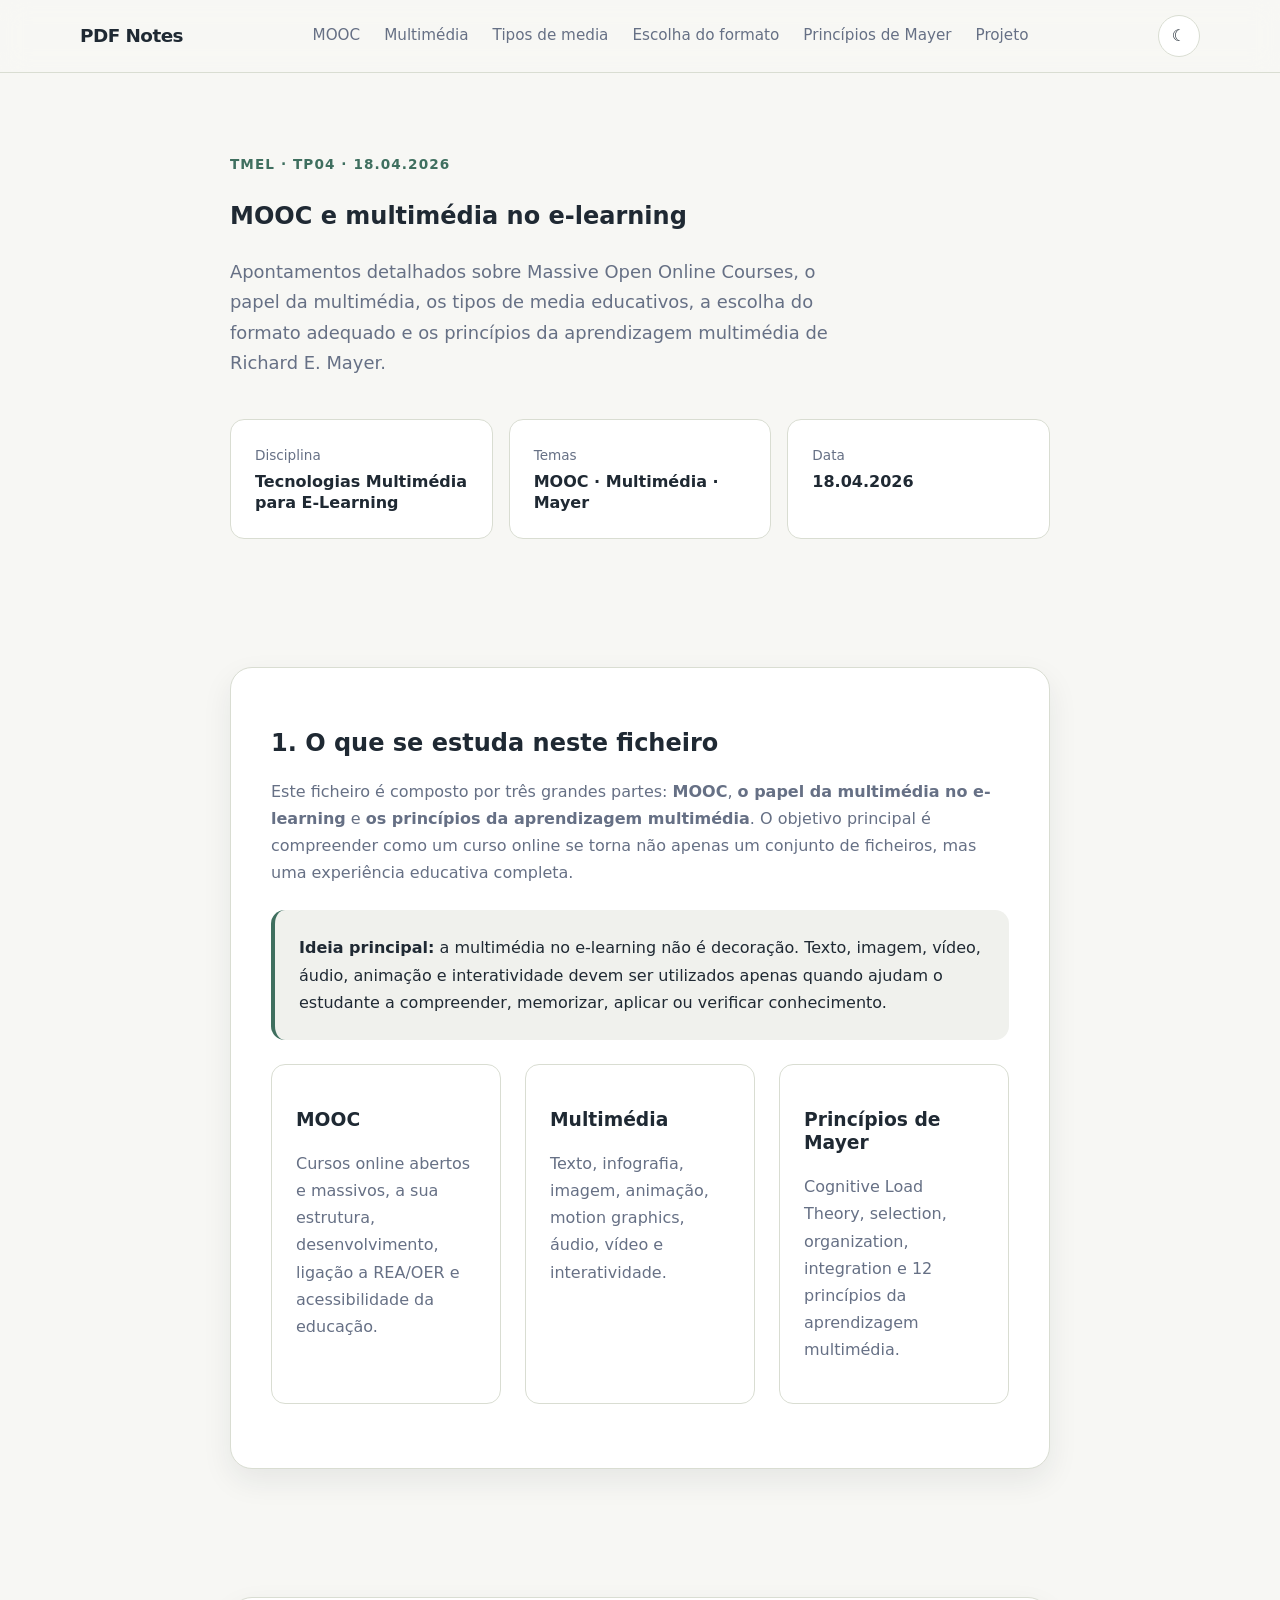
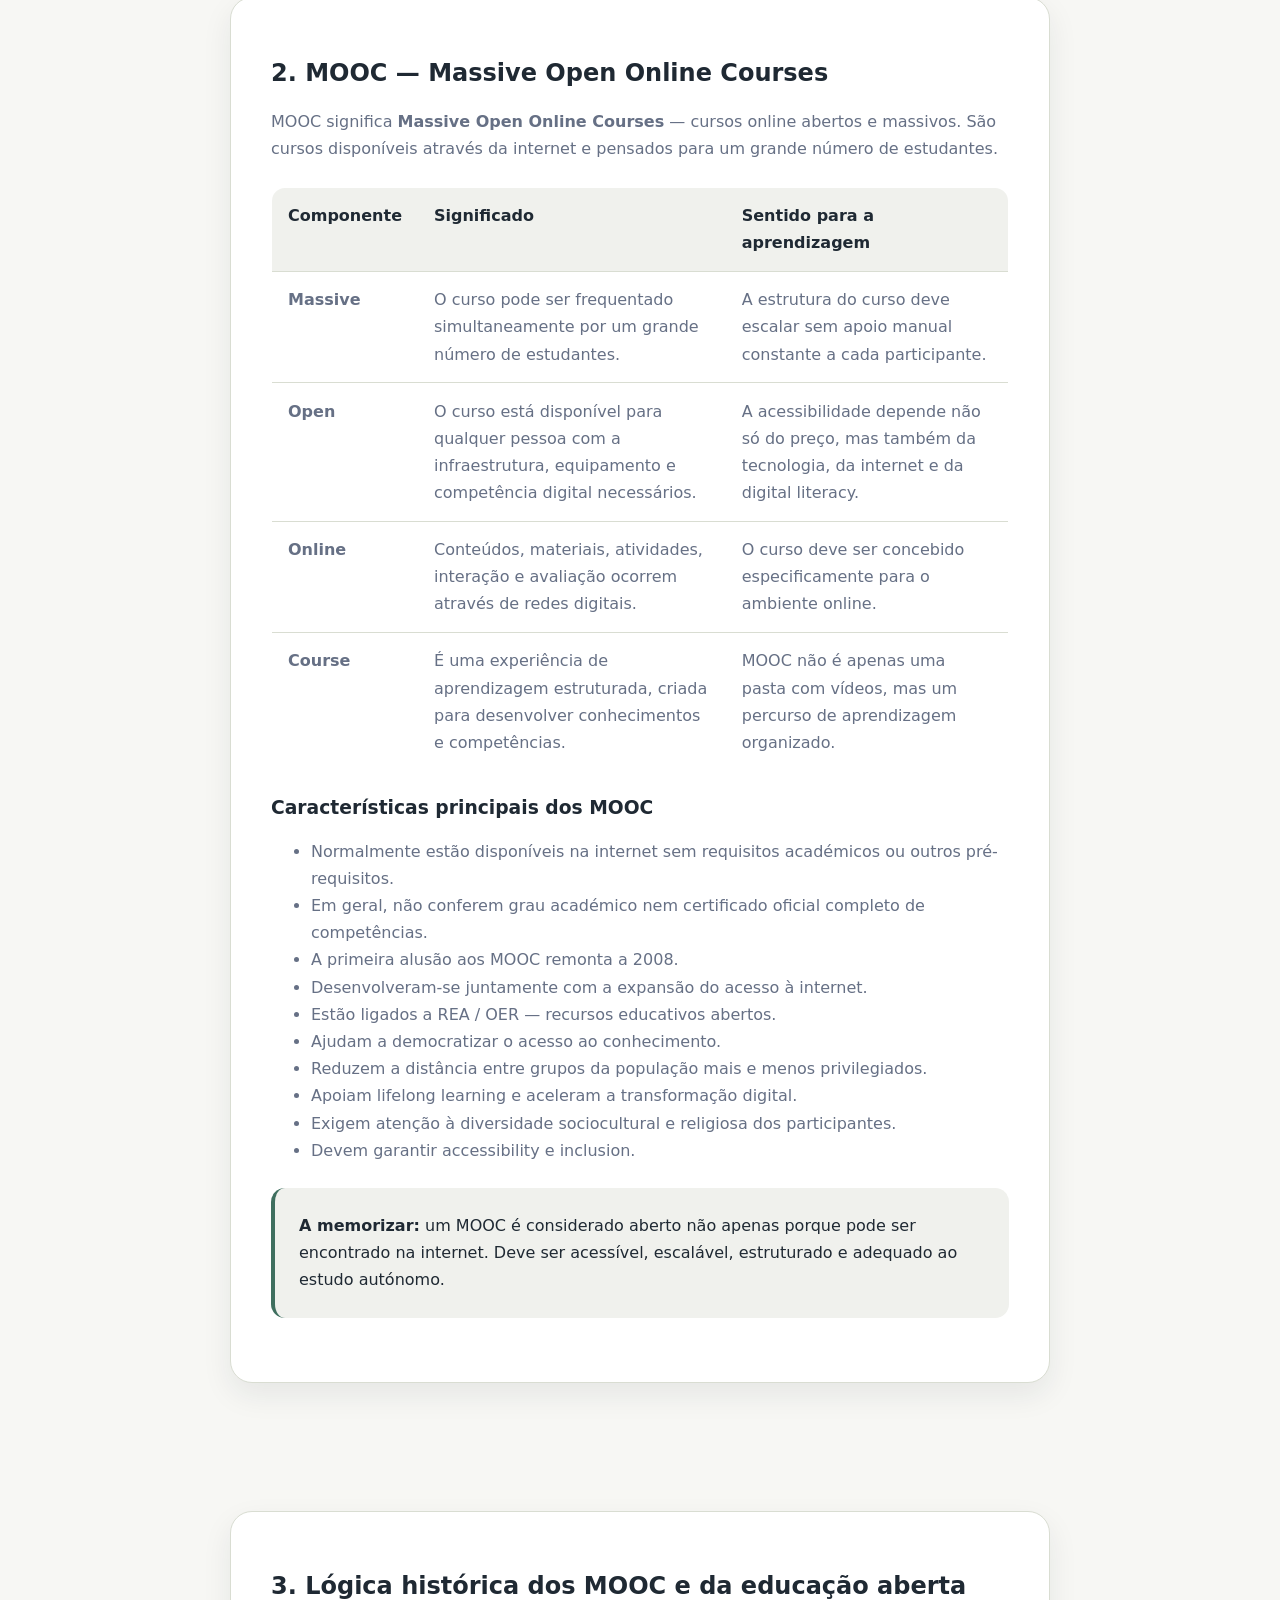
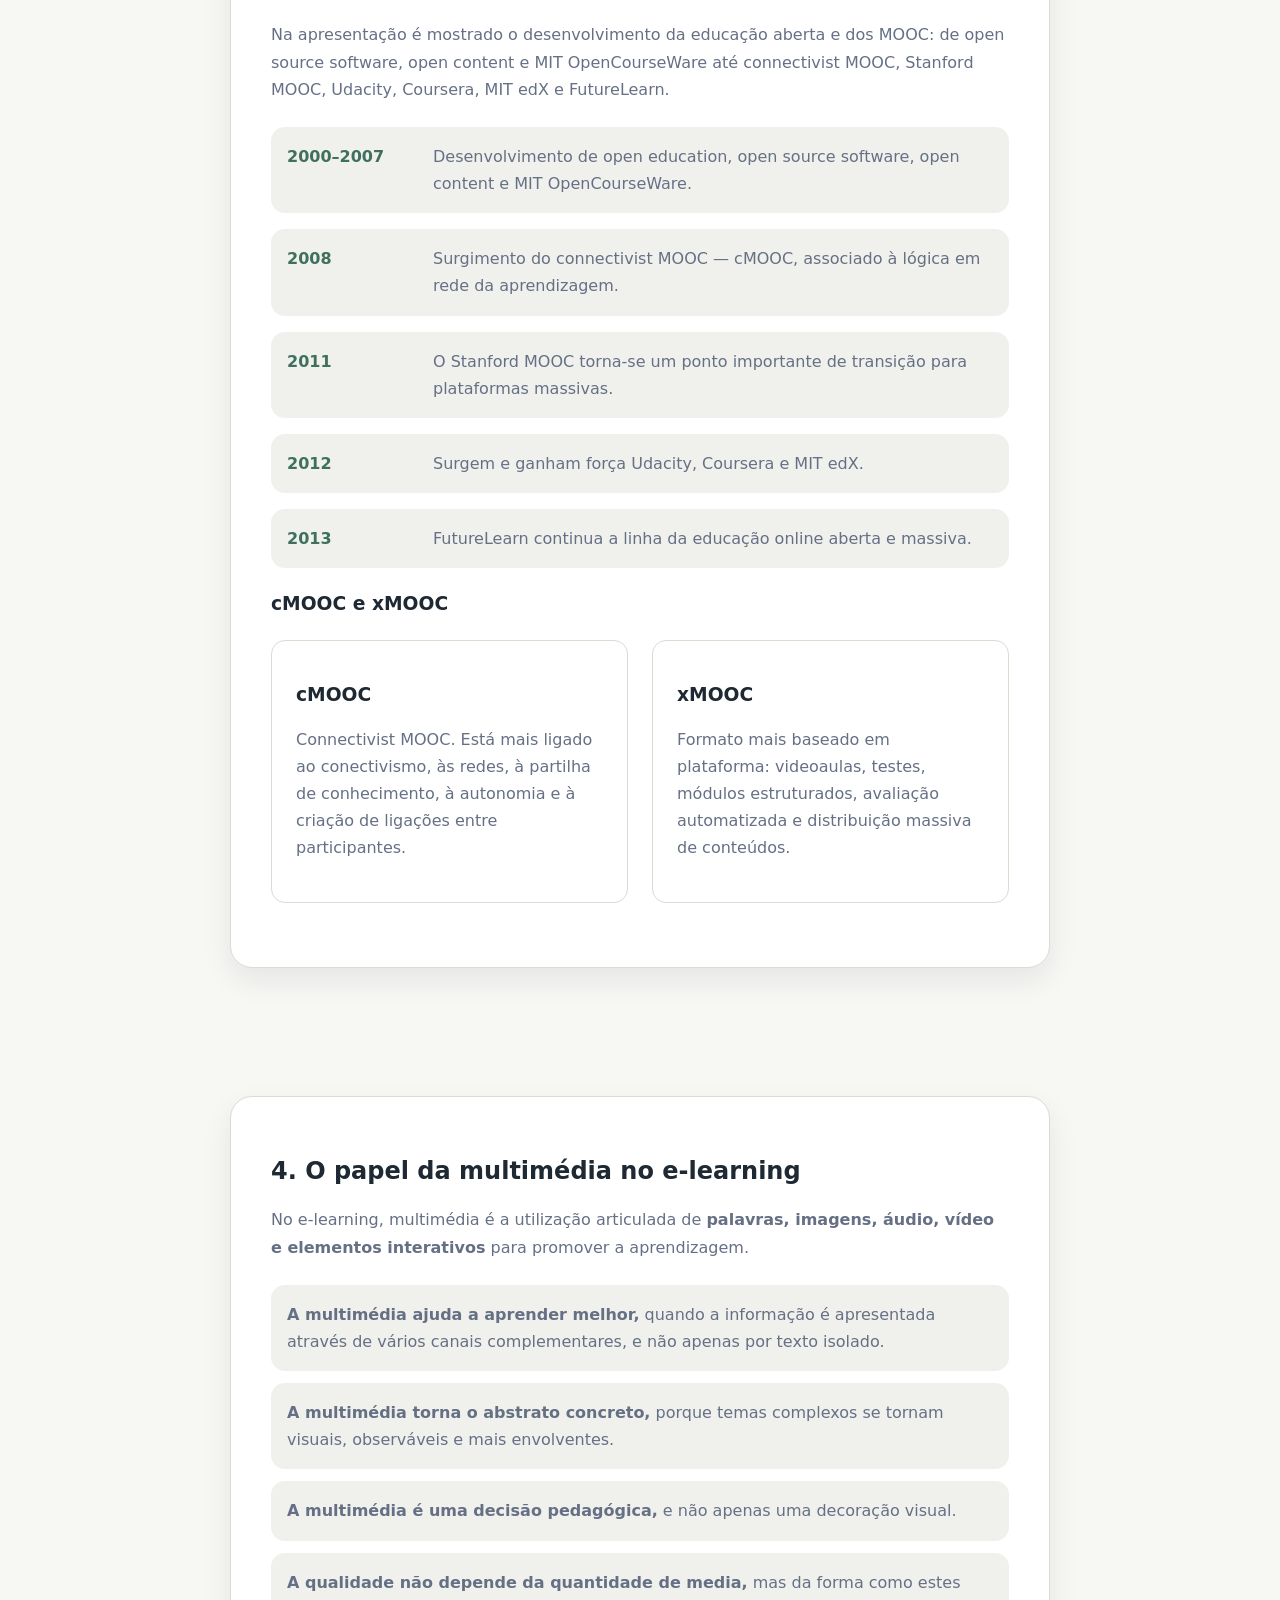
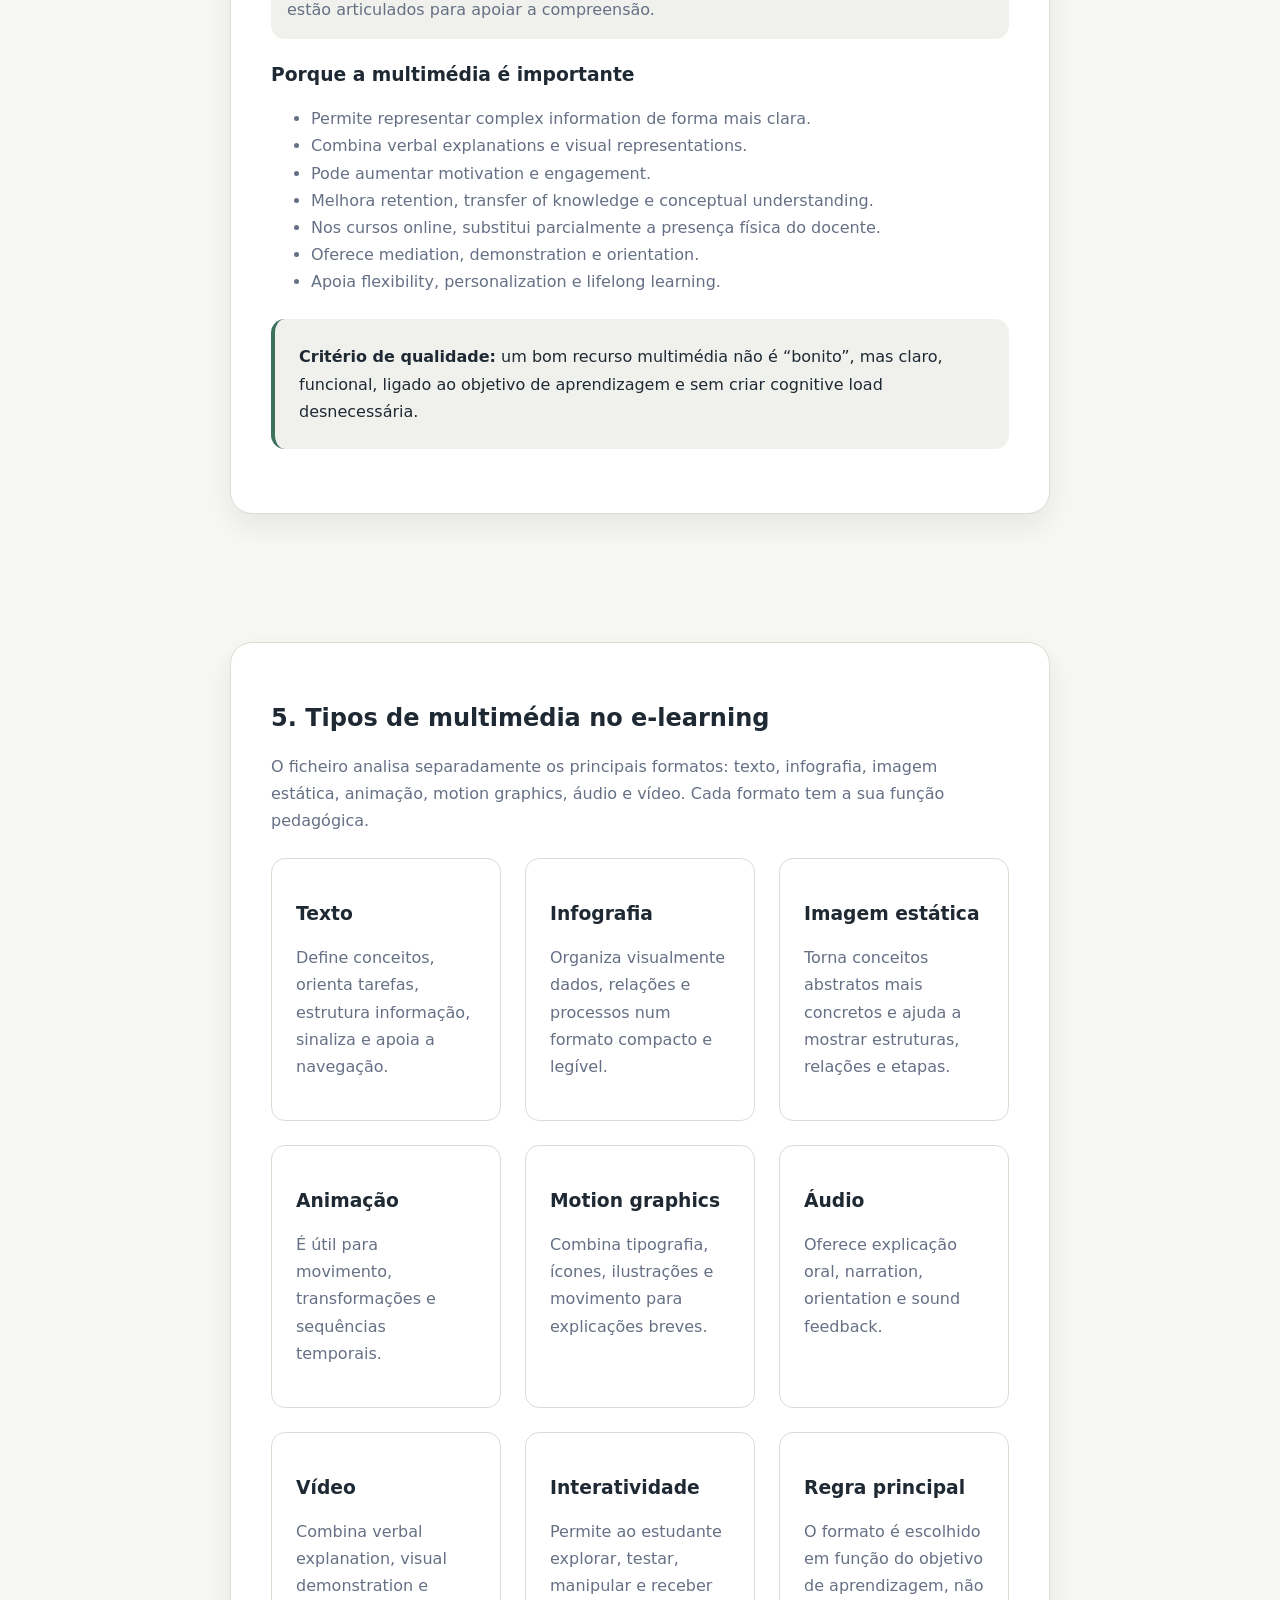
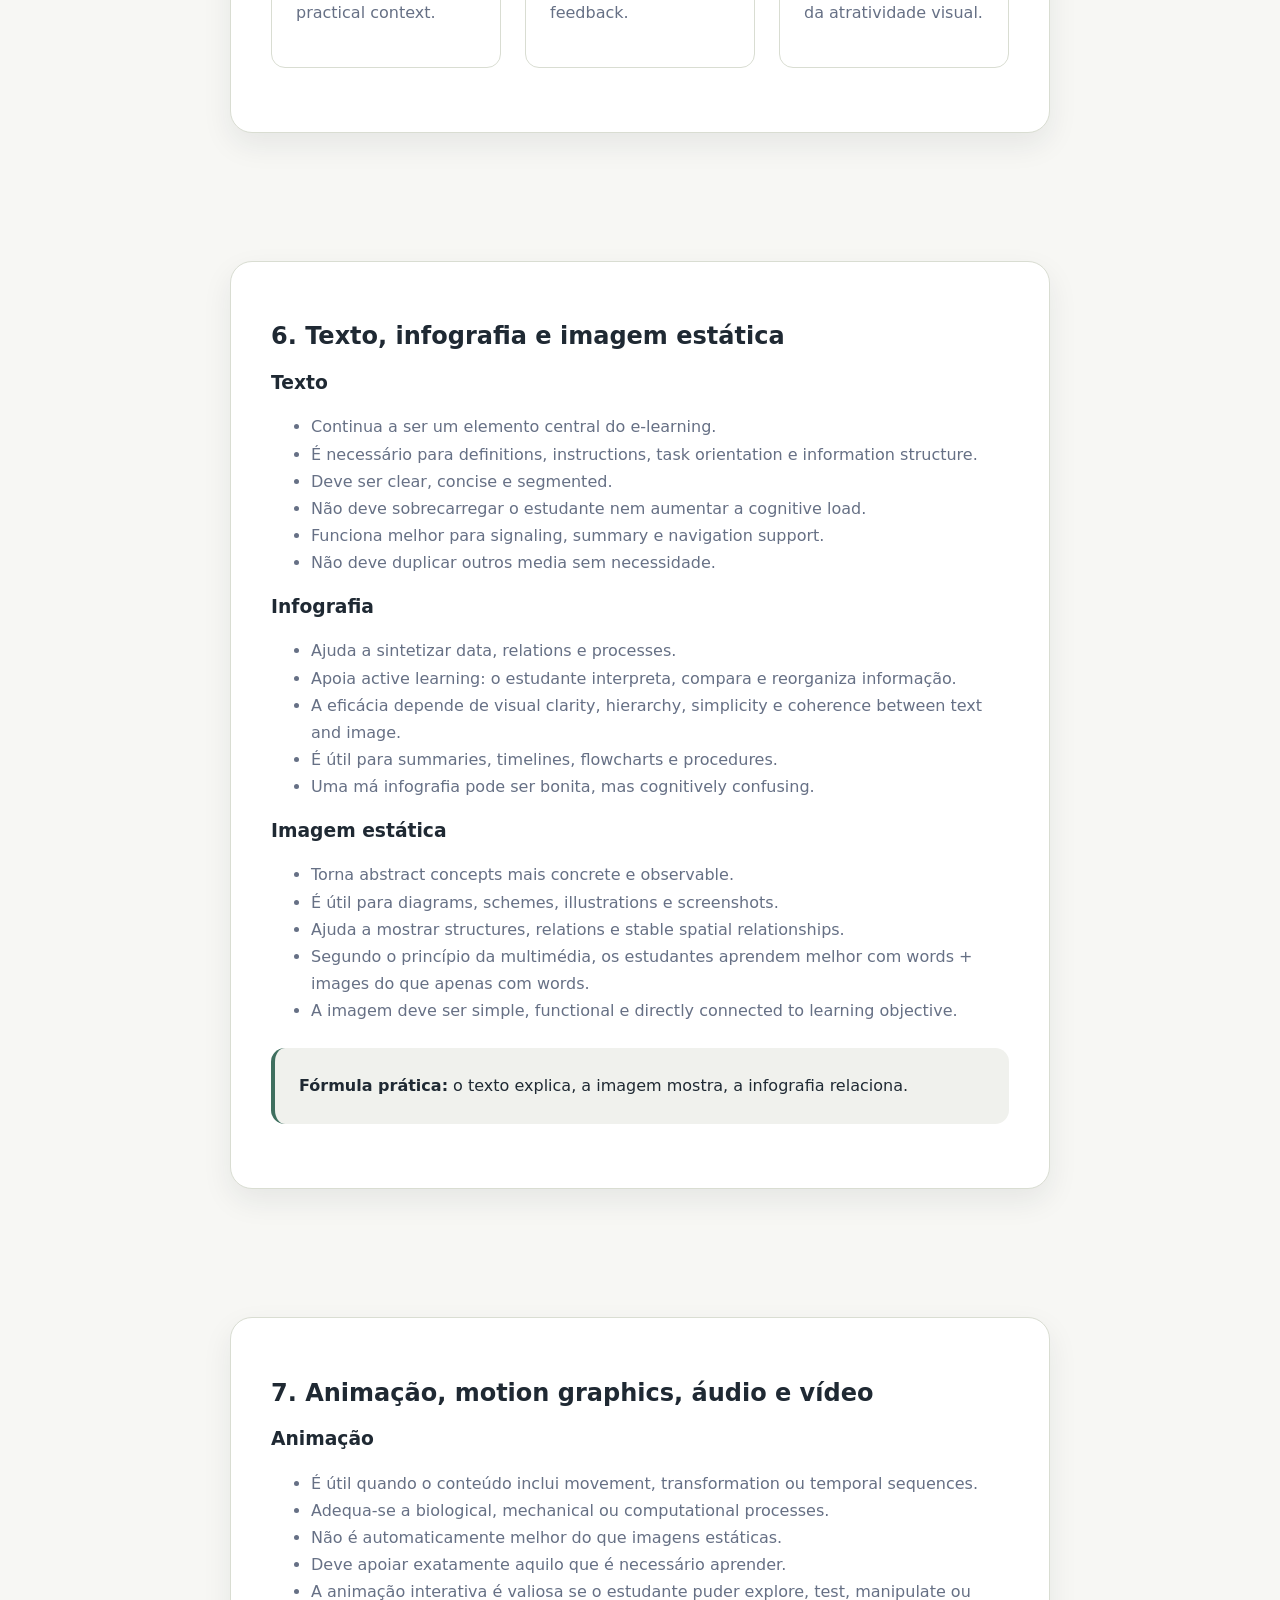
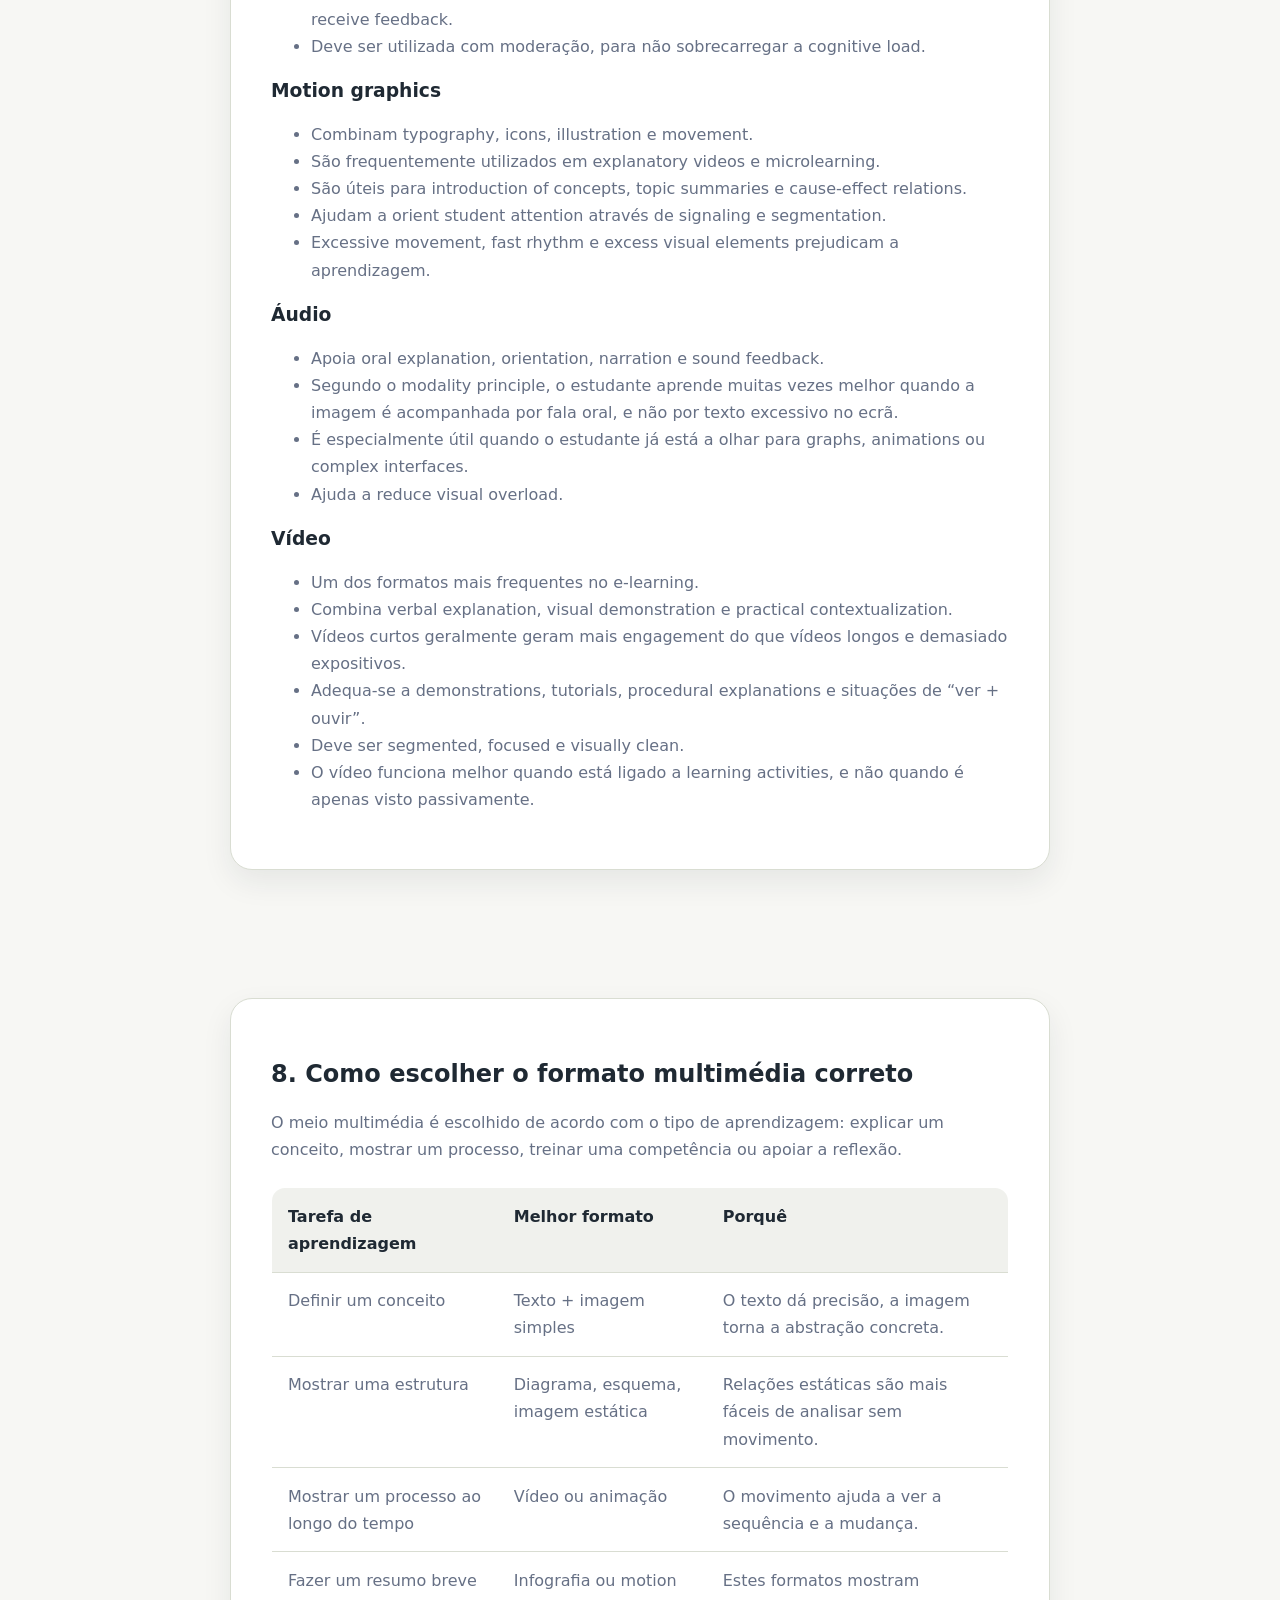
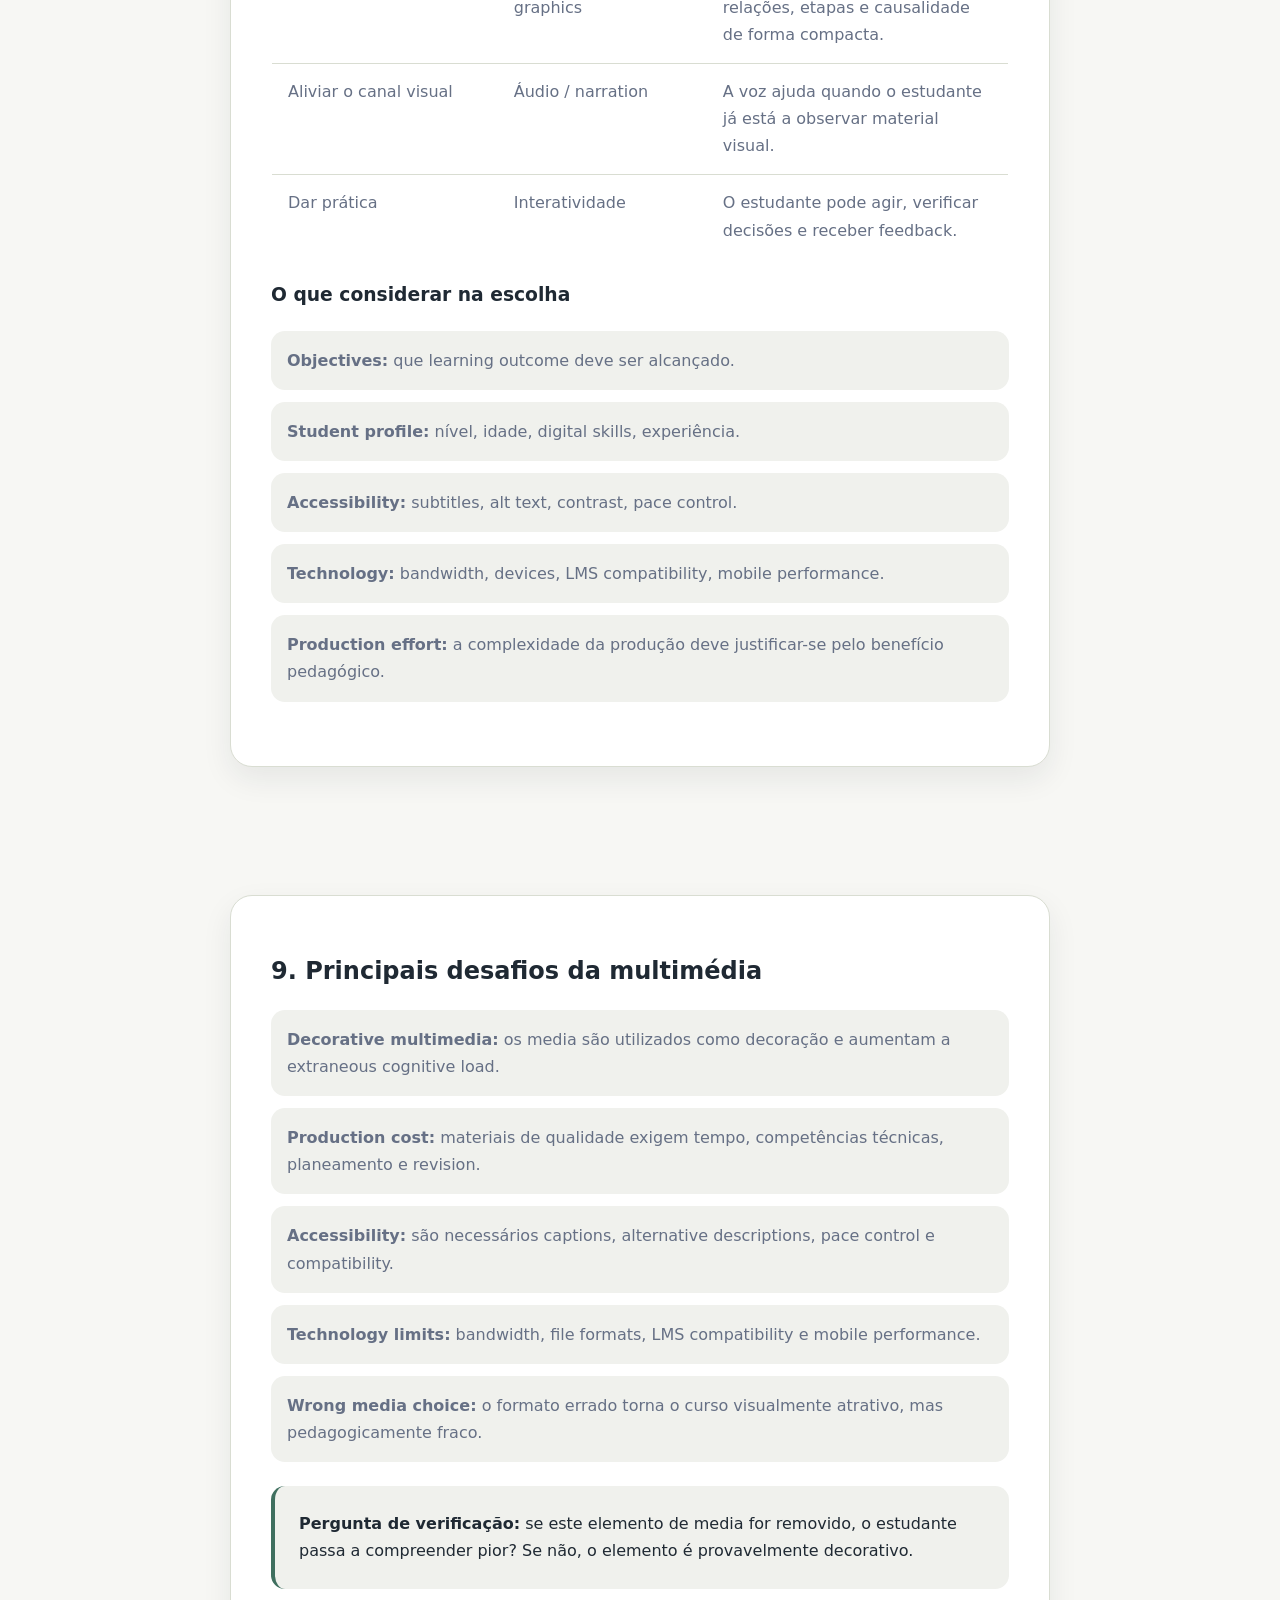
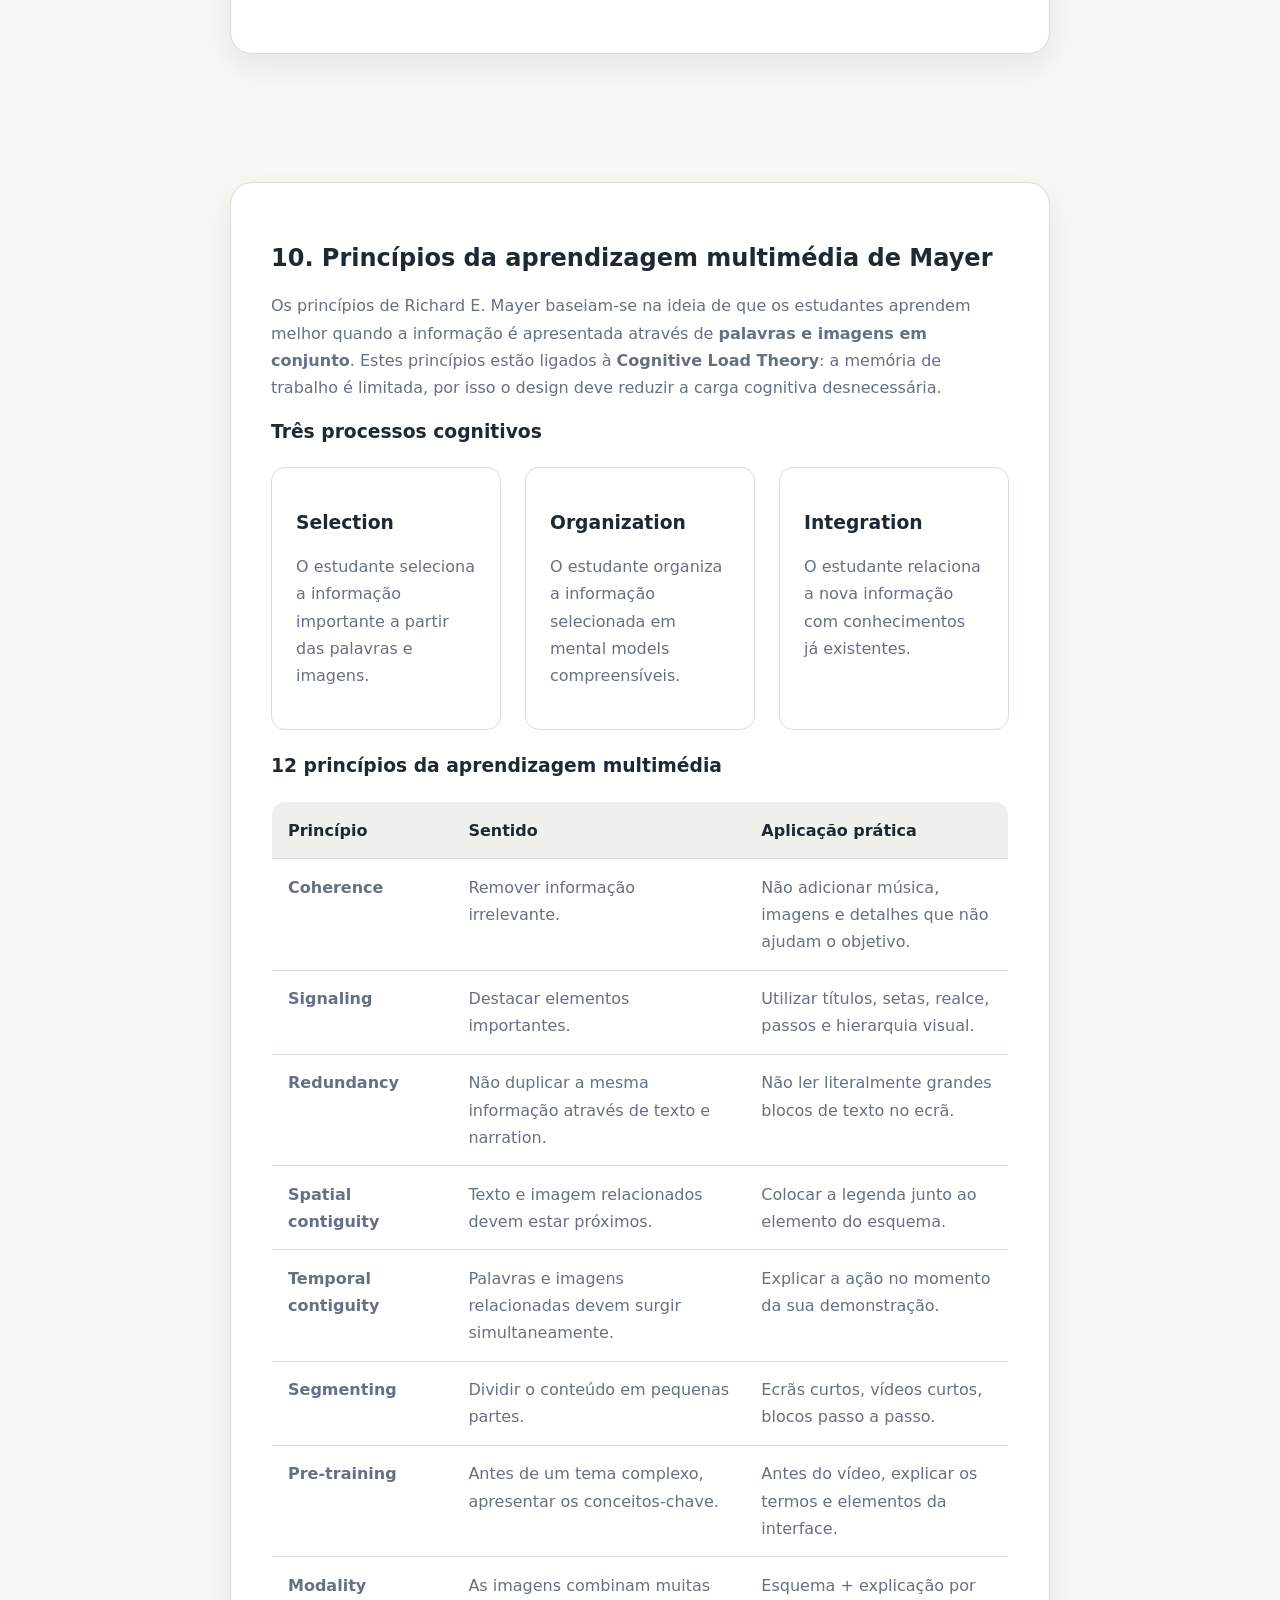
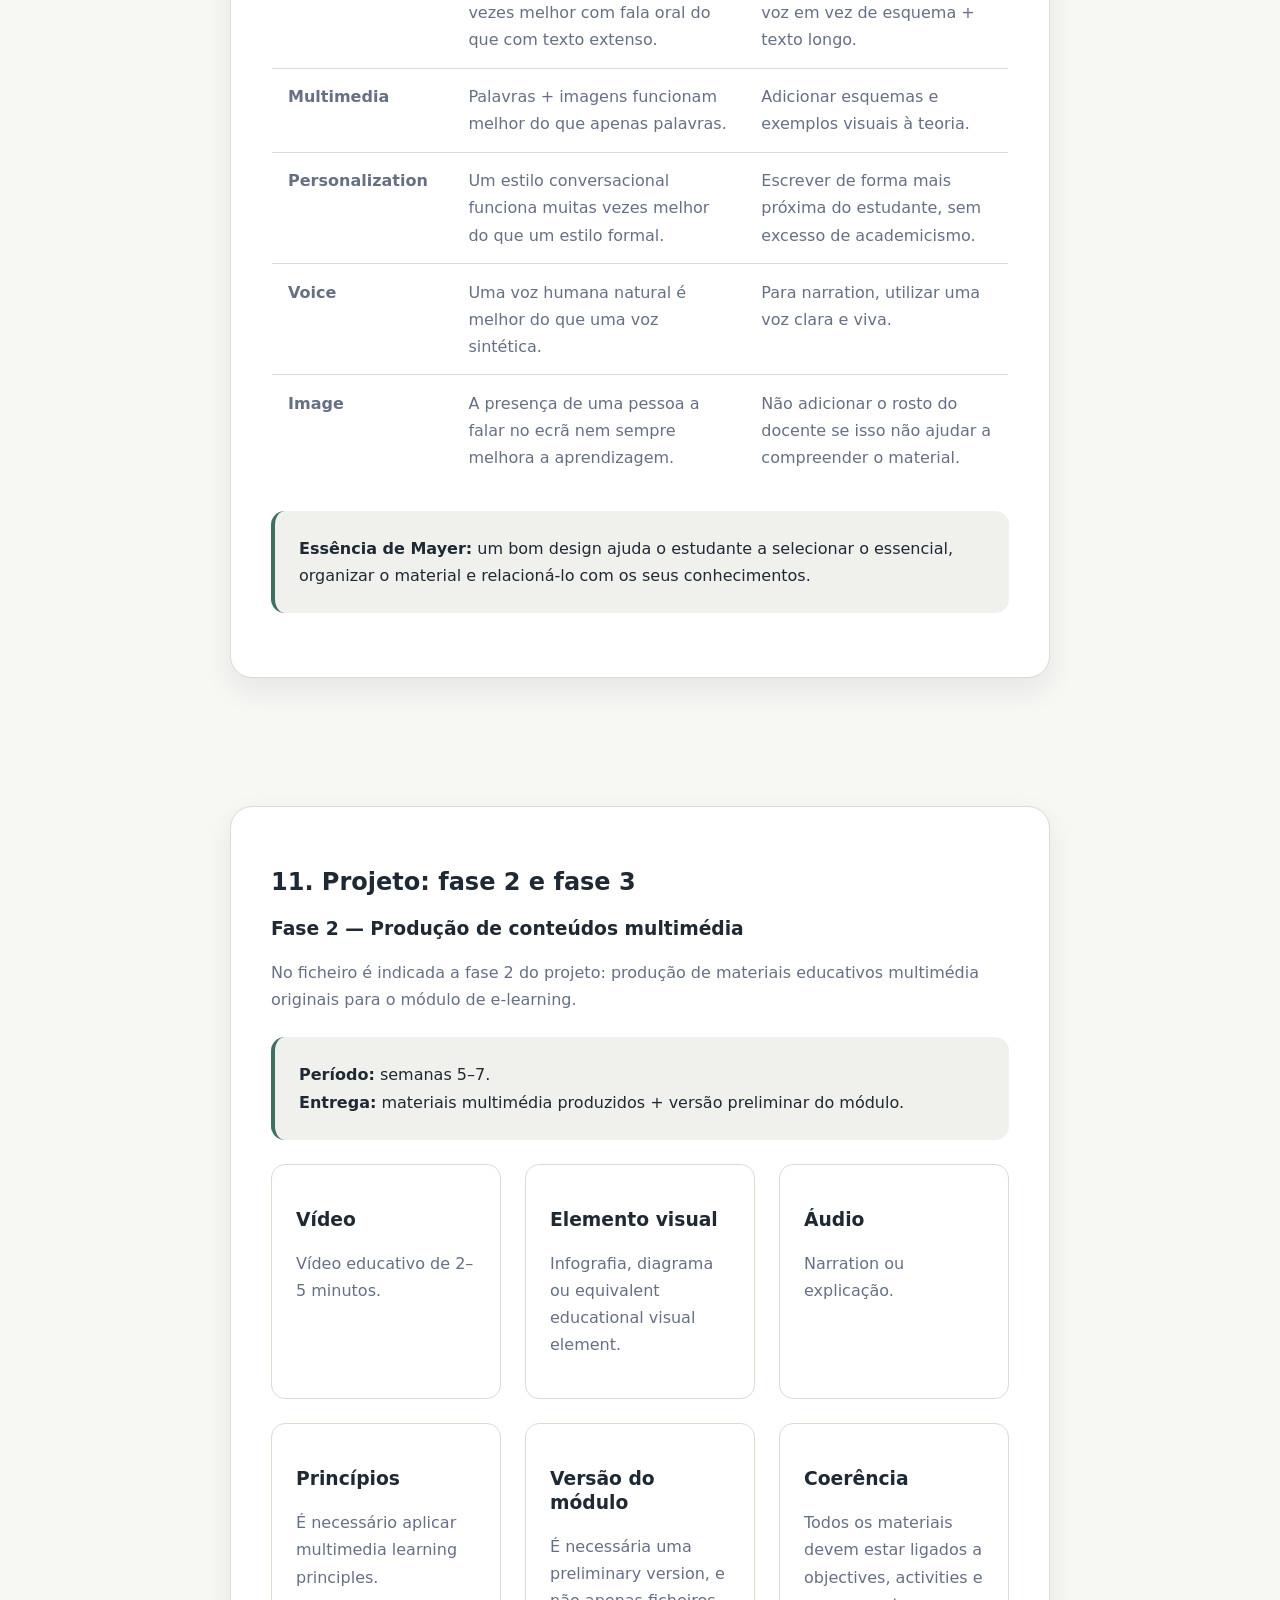
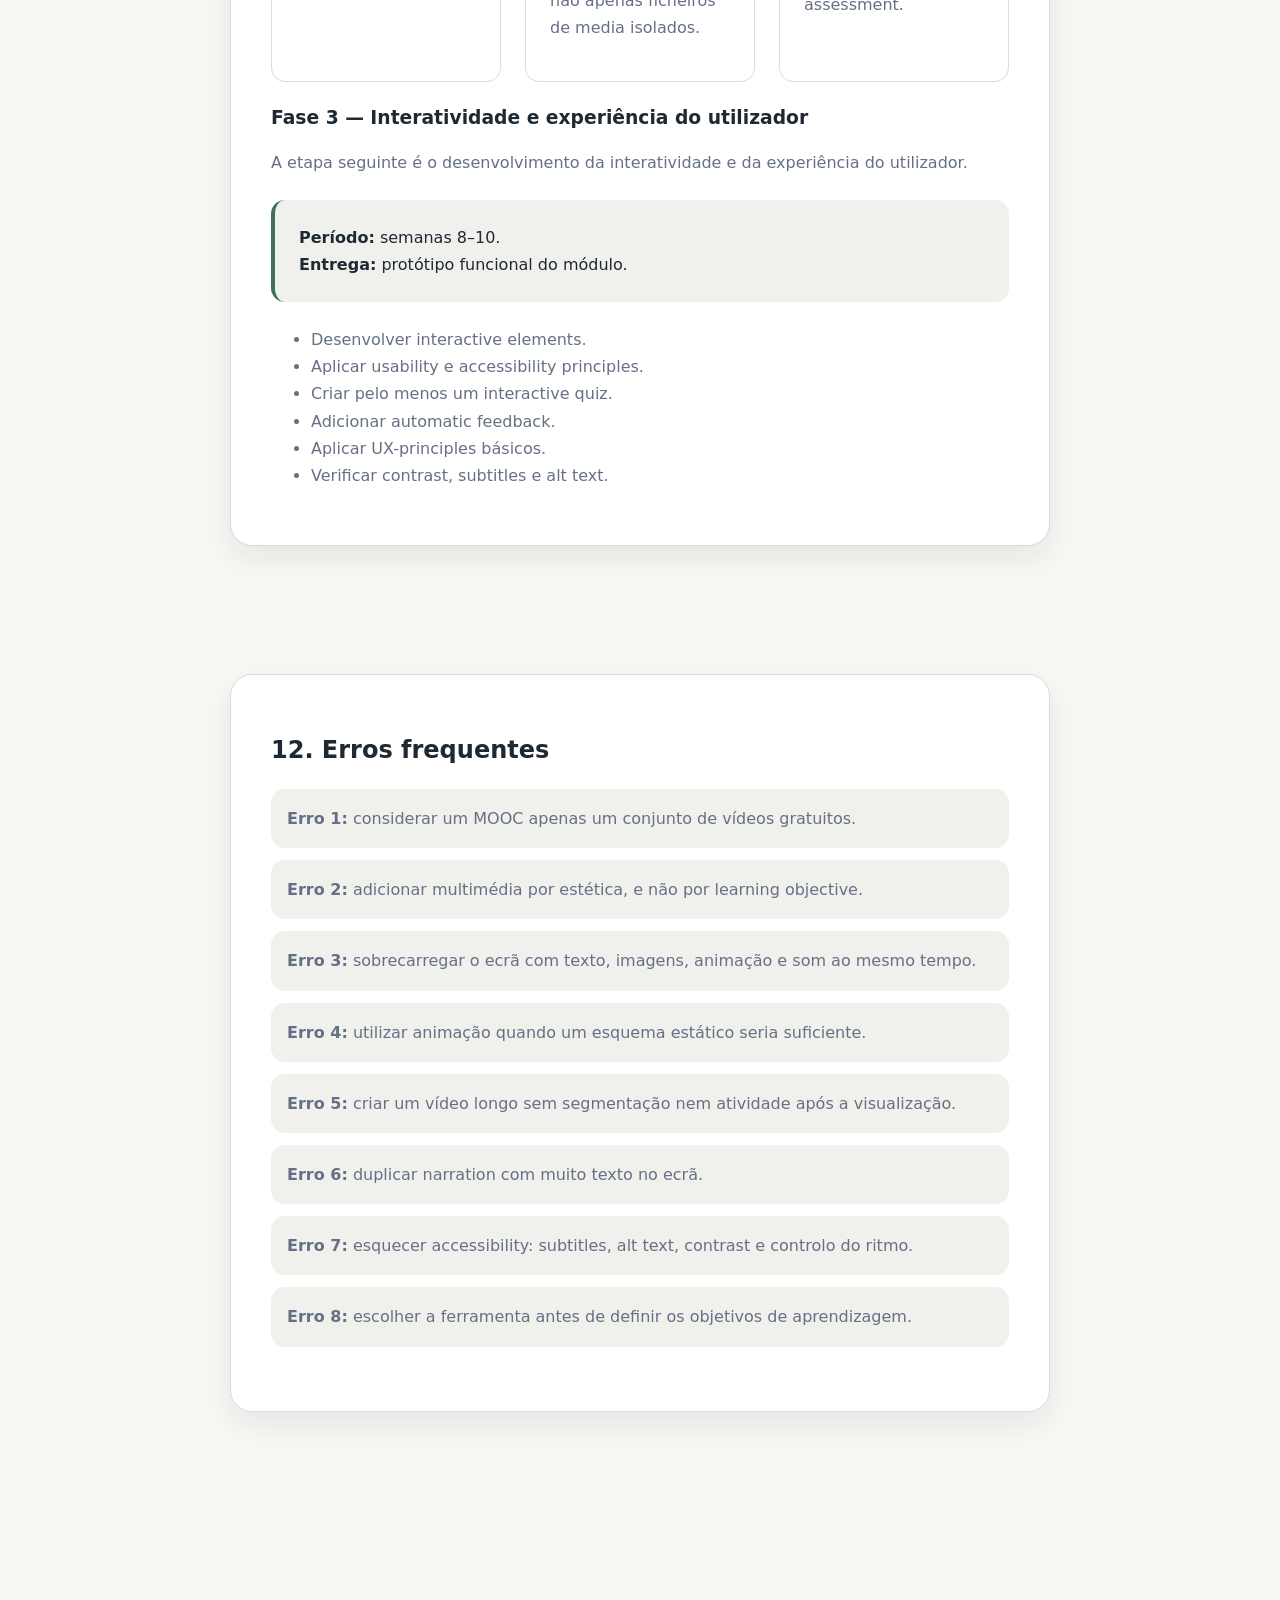
<file: file4.html>
<!-- file4.html -->
<!DOCTYPE html>
<html lang="pt-PT">
<head>
  <meta charset="UTF-8" />
  <meta name="viewport" content="width=device-width, initial-scale=1.0" />
  <title>TMEL TP04 — MOOC e multimédia no e-learning</title>
  <link rel="stylesheet" href="styles.css" />
  <script src="script.js" defer></script>
</head>

<body>
  <header class="site-header">
    <div class="container header-content">
      <a href="index.html" class="logo">PDF Notes</a>

      <nav class="main-nav" aria-label="Navegação da página">
        <a href="#mooc">MOOC</a>
        <a href="#multimedia">Multimédia</a>
        <a href="#media-types">Tipos de media</a>
        <a href="#choice">Escolha do formato</a>
        <a href="#principles">Princípios de Mayer</a>
        <a href="#project">Projeto</a>
      </nav>

      <button class="theme-toggle" type="button" aria-label="Alternar tema">
        <span class="theme-toggle__icon">☾</span>
      </button>
    </div>
  </header>

  <main>
    <section class="section note-hero reveal">
      <div class="container note-layout">
        <p class="eyebrow">TMEL · TP04 · 18.04.2026</p>
        <h1>MOOC e multimédia no e-learning</h1>
        <p class="hero-text">
          Apontamentos detalhados sobre Massive Open Online Courses, o papel da multimédia,
          os tipos de media educativos, a escolha do formato adequado e os princípios
          da aprendizagem multimédia de Richard E. Mayer.
        </p>

        <div class="note-meta-grid">
          <div class="note-meta-card">
            <span>Disciplina</span>
            <strong>Tecnologias Multimédia para E-Learning</strong>
          </div>
          <div class="note-meta-card">
            <span>Temas</span>
            <strong>MOOC · Multimédia · Mayer</strong>
          </div>
          <div class="note-meta-card">
            <span>Data</span>
            <strong>18.04.2026</strong>
          </div>
        </div>
      </div>
    </section>

    <section class="section reveal">
      <div class="container note-layout">
        <article class="note-content">
          <h2>1. O que se estuda neste ficheiro</h2>

          <p>
            Este ficheiro é composto por três grandes partes: <strong>MOOC</strong>,
            <strong>o papel da multimédia no e-learning</strong> e <strong>os princípios da aprendizagem multimédia</strong>.
            O objetivo principal é compreender como um curso online se torna não apenas um conjunto de ficheiros,
            mas uma experiência educativa completa.
          </p>

          <div class="callout">
            <strong>Ideia principal:</strong> a multimédia no e-learning não é decoração.
            Texto, imagem, vídeo, áudio, animação e interatividade devem ser utilizados
            apenas quando ajudam o estudante a compreender, memorizar, aplicar ou verificar conhecimento.
          </div>

          <div class="topic-grid">
            <div class="topic-card">
              <h3>MOOC</h3>
              <p>Cursos online abertos e massivos, a sua estrutura, desenvolvimento, ligação a REA/OER e acessibilidade da educação.</p>
            </div>

            <div class="topic-card">
              <h3>Multimédia</h3>
              <p>Texto, infografia, imagem, animação, motion graphics, áudio, vídeo e interatividade.</p>
            </div>

            <div class="topic-card">
              <h3>Princípios de Mayer</h3>
              <p>Cognitive Load Theory, selection, organization, integration e 12 princípios da aprendizagem multimédia.</p>
            </div>
          </div>
        </article>
      </div>
    </section>

    <section id="mooc" class="section reveal">
      <div class="container note-layout">
        <article class="note-content">
          <h2>2. MOOC — Massive Open Online Courses</h2>

          <p>
            MOOC significa <strong>Massive Open Online Courses</strong> — cursos online abertos e massivos.
            São cursos disponíveis através da internet e pensados para um grande número de estudantes.
          </p>

          <div class="responsive-table">
            <table class="study-table">
              <thead>
                <tr>
                  <th>Componente</th>
                  <th>Significado</th>
                  <th>Sentido para a aprendizagem</th>
                </tr>
              </thead>
              <tbody>
                <tr>
                  <td><strong>Massive</strong></td>
                  <td>O curso pode ser frequentado simultaneamente por um grande número de estudantes.</td>
                  <td>A estrutura do curso deve escalar sem apoio manual constante a cada participante.</td>
                </tr>
                <tr>
                  <td><strong>Open</strong></td>
                  <td>O curso está disponível para qualquer pessoa com a infraestrutura, equipamento e competência digital necessários.</td>
                  <td>A acessibilidade depende não só do preço, mas também da tecnologia, da internet e da digital literacy.</td>
                </tr>
                <tr>
                  <td><strong>Online</strong></td>
                  <td>Conteúdos, materiais, atividades, interação e avaliação ocorrem através de redes digitais.</td>
                  <td>O curso deve ser concebido especificamente para o ambiente online.</td>
                </tr>
                <tr>
                  <td><strong>Course</strong></td>
                  <td>É uma experiência de aprendizagem estruturada, criada para desenvolver conhecimentos e competências.</td>
                  <td>MOOC não é apenas uma pasta com vídeos, mas um percurso de aprendizagem organizado.</td>
                </tr>
              </tbody>
            </table>
          </div>

          <h3>Características principais dos MOOC</h3>
          <ul>
            <li>Normalmente estão disponíveis na internet sem requisitos académicos ou outros pré-requisitos.</li>
            <li>Em geral, não conferem grau académico nem certificado oficial completo de competências.</li>
            <li>A primeira alusão aos MOOC remonta a 2008.</li>
            <li>Desenvolveram-se juntamente com a expansão do acesso à internet.</li>
            <li>Estão ligados a REA / OER — recursos educativos abertos.</li>
            <li>Ajudam a democratizar o acesso ao conhecimento.</li>
            <li>Reduzem a distância entre grupos da população mais e menos privilegiados.</li>
            <li>Apoiam lifelong learning e aceleram a transformação digital.</li>
            <li>Exigem atenção à diversidade sociocultural e religiosa dos participantes.</li>
            <li>Devem garantir accessibility e inclusion.</li>
          </ul>

          <div class="callout">
            <strong>A memorizar:</strong> um MOOC é considerado aberto não apenas porque pode ser encontrado na internet.
            Deve ser acessível, escalável, estruturado e adequado ao estudo autónomo.
          </div>
        </article>
      </div>
    </section>

    <section class="section reveal">
      <div class="container note-layout">
        <article class="note-content">
          <h2>3. Lógica histórica dos MOOC e da educação aberta</h2>

          <p>
            Na apresentação é mostrado o desenvolvimento da educação aberta e dos MOOC:
            de open source software, open content e MIT OpenCourseWare até connectivist MOOC,
            Stanford MOOC, Udacity, Coursera, MIT edX e FutureLearn.
          </p>

          <div class="timeline">
            <div class="timeline-item">
              <span>2000–2007</span>
              <p>Desenvolvimento de open education, open source software, open content e MIT OpenCourseWare.</p>
            </div>

            <div class="timeline-item">
              <span>2008</span>
              <p>Surgimento do connectivist MOOC — cMOOC, associado à lógica em rede da aprendizagem.</p>
            </div>

            <div class="timeline-item">
              <span>2011</span>
              <p>O Stanford MOOC torna-se um ponto importante de transição para plataformas massivas.</p>
            </div>

            <div class="timeline-item">
              <span>2012</span>
              <p>Surgem e ganham força Udacity, Coursera e MIT edX.</p>
            </div>

            <div class="timeline-item">
              <span>2013</span>
              <p>FutureLearn continua a linha da educação online aberta e massiva.</p>
            </div>
          </div>

          <h3>cMOOC e xMOOC</h3>
          <div class="two-column">
            <div class="info-card">
              <h3>cMOOC</h3>
              <p>
                Connectivist MOOC. Está mais ligado ao conectivismo, às redes, à partilha de conhecimento,
                à autonomia e à criação de ligações entre participantes.
              </p>
            </div>

            <div class="info-card">
              <h3>xMOOC</h3>
              <p>
                Formato mais baseado em plataforma: videoaulas, testes, módulos estruturados,
                avaliação automatizada e distribuição massiva de conteúdos.
              </p>
            </div>
          </div>
        </article>
      </div>
    </section>

    <section id="multimedia" class="section reveal">
      <div class="container note-layout">
        <article class="note-content">
          <h2>4. O papel da multimédia no e-learning</h2>

          <p>
            No e-learning, multimédia é a utilização articulada de
            <strong>palavras, imagens, áudio, vídeo e elementos interativos</strong>
            para promover a aprendizagem.
          </p>

          <div class="compact-list">
            <p><strong>A multimédia ajuda a aprender melhor,</strong> quando a informação é apresentada através de vários canais complementares, e não apenas por texto isolado.</p>
            <p><strong>A multimédia torna o abstrato concreto,</strong> porque temas complexos se tornam visuais, observáveis e mais envolventes.</p>
            <p><strong>A multimédia é uma decisão pedagógica,</strong> e não apenas uma decoração visual.</p>
            <p><strong>A qualidade não depende da quantidade de media,</strong> mas da forma como estes estão articulados para apoiar a compreensão.</p>
          </div>

          <h3>Porque a multimédia é importante</h3>
          <ul>
            <li>Permite representar complex information de forma mais clara.</li>
            <li>Combina verbal explanations e visual representations.</li>
            <li>Pode aumentar motivation e engagement.</li>
            <li>Melhora retention, transfer of knowledge e conceptual understanding.</li>
            <li>Nos cursos online, substitui parcialmente a presença física do docente.</li>
            <li>Oferece mediation, demonstration e orientation.</li>
            <li>Apoia flexibility, personalization e lifelong learning.</li>
          </ul>

          <div class="callout">
            <strong>Critério de qualidade:</strong> um bom recurso multimédia não é “bonito”, mas claro,
            funcional, ligado ao objetivo de aprendizagem e sem criar cognitive load desnecessária.
          </div>
        </article>
      </div>
    </section>

    <section id="media-types" class="section reveal">
      <div class="container note-layout">
        <article class="note-content">
          <h2>5. Tipos de multimédia no e-learning</h2>

          <p>
            O ficheiro analisa separadamente os principais formatos: texto, infografia,
            imagem estática, animação, motion graphics, áudio e vídeo.
            Cada formato tem a sua função pedagógica.
          </p>

          <div class="topic-grid">
            <div class="topic-card">
              <h3>Texto</h3>
              <p>Define conceitos, orienta tarefas, estrutura informação, sinaliza e apoia a navegação.</p>
            </div>

            <div class="topic-card">
              <h3>Infografia</h3>
              <p>Organiza visualmente dados, relações e processos num formato compacto e legível.</p>
            </div>

            <div class="topic-card">
              <h3>Imagem estática</h3>
              <p>Torna conceitos abstratos mais concretos e ajuda a mostrar estruturas, relações e etapas.</p>
            </div>

            <div class="topic-card">
              <h3>Animação</h3>
              <p>É útil para movimento, transformações e sequências temporais.</p>
            </div>

            <div class="topic-card">
              <h3>Motion graphics</h3>
              <p>Combina tipografia, ícones, ilustrações e movimento para explicações breves.</p>
            </div>

            <div class="topic-card">
              <h3>Áudio</h3>
              <p>Oferece explicação oral, narration, orientation e sound feedback.</p>
            </div>

            <div class="topic-card">
              <h3>Vídeo</h3>
              <p>Combina verbal explanation, visual demonstration e practical context.</p>
            </div>

            <div class="topic-card">
              <h3>Interatividade</h3>
              <p>Permite ao estudante explorar, testar, manipular e receber feedback.</p>
            </div>

            <div class="topic-card">
              <h3>Regra principal</h3>
              <p>O formato é escolhido em função do objetivo de aprendizagem, não da atratividade visual.</p>
            </div>
          </div>
        </article>
      </div>
    </section>

    <section class="section reveal">
      <div class="container note-layout">
        <article class="note-content">
          <h2>6. Texto, infografia e imagem estática</h2>

          <h3>Texto</h3>
          <ul>
            <li>Continua a ser um elemento central do e-learning.</li>
            <li>É necessário para definitions, instructions, task orientation e information structure.</li>
            <li>Deve ser clear, concise e segmented.</li>
            <li>Não deve sobrecarregar o estudante nem aumentar a cognitive load.</li>
            <li>Funciona melhor para signaling, summary e navigation support.</li>
            <li>Não deve duplicar outros media sem necessidade.</li>
          </ul>

          <h3>Infografia</h3>
          <ul>
            <li>Ajuda a sintetizar data, relations e processes.</li>
            <li>Apoia active learning: o estudante interpreta, compara e reorganiza informação.</li>
            <li>A eficácia depende de visual clarity, hierarchy, simplicity e coherence between text and image.</li>
            <li>É útil para summaries, timelines, flowcharts e procedures.</li>
            <li>Uma má infografia pode ser bonita, mas cognitively confusing.</li>
          </ul>

          <h3>Imagem estática</h3>
          <ul>
            <li>Torna abstract concepts mais concrete e observable.</li>
            <li>É útil para diagrams, schemes, illustrations e screenshots.</li>
            <li>Ajuda a mostrar structures, relations e stable spatial relationships.</li>
            <li>Segundo o princípio da multimédia, os estudantes aprendem melhor com words + images do que apenas com words.</li>
            <li>A imagem deve ser simple, functional e directly connected to learning objective.</li>
          </ul>

          <div class="callout">
            <strong>Fórmula prática:</strong> o texto explica, a imagem mostra, a infografia relaciona.
          </div>
        </article>
      </div>
    </section>

    <section class="section reveal">
      <div class="container note-layout">
        <article class="note-content">
          <h2>7. Animação, motion graphics, áudio e vídeo</h2>

          <h3>Animação</h3>
          <ul>
            <li>É útil quando o conteúdo inclui movement, transformation ou temporal sequences.</li>
            <li>Adequa-se a biological, mechanical ou computational processes.</li>
            <li>Não é automaticamente melhor do que imagens estáticas.</li>
            <li>Deve apoiar exatamente aquilo que é necessário aprender.</li>
            <li>A animação interativa é valiosa se o estudante puder explore, test, manipulate ou receive feedback.</li>
            <li>Deve ser utilizada com moderação, para não sobrecarregar a cognitive load.</li>
          </ul>

          <h3>Motion graphics</h3>
          <ul>
            <li>Combinam typography, icons, illustration e movement.</li>
            <li>São frequentemente utilizados em explanatory videos e microlearning.</li>
            <li>São úteis para introduction of concepts, topic summaries e cause-effect relations.</li>
            <li>Ajudam a orient student attention através de signaling e segmentation.</li>
            <li>Excessive movement, fast rhythm e excess visual elements prejudicam a aprendizagem.</li>
          </ul>

          <h3>Áudio</h3>
          <ul>
            <li>Apoia oral explanation, orientation, narration e sound feedback.</li>
            <li>Segundo o modality principle, o estudante aprende muitas vezes melhor quando a imagem é acompanhada por fala oral, e não por texto excessivo no ecrã.</li>
            <li>É especialmente útil quando o estudante já está a olhar para graphs, animations ou complex interfaces.</li>
            <li>Ajuda a reduce visual overload.</li>
          </ul>

          <h3>Vídeo</h3>
          <ul>
            <li>Um dos formatos mais frequentes no e-learning.</li>
            <li>Combina verbal explanation, visual demonstration e practical contextualization.</li>
            <li>Vídeos curtos geralmente geram mais engagement do que vídeos longos e demasiado expositivos.</li>
            <li>Adequa-se a demonstrations, tutorials, procedural explanations e situações de “ver + ouvir”.</li>
            <li>Deve ser segmented, focused e visually clean.</li>
            <li>O vídeo funciona melhor quando está ligado a learning activities, e não quando é apenas visto passivamente.</li>
          </ul>
        </article>
      </div>
    </section>

    <section id="choice" class="section reveal">
      <div class="container note-layout">
        <article class="note-content">
          <h2>8. Como escolher o formato multimédia correto</h2>

          <p>
            O meio multimédia é escolhido de acordo com o tipo de aprendizagem: explicar um conceito,
            mostrar um processo, treinar uma competência ou apoiar a reflexão.
          </p>

          <div class="responsive-table">
            <table class="study-table">
              <thead>
                <tr>
                  <th>Tarefa de aprendizagem</th>
                  <th>Melhor formato</th>
                  <th>Porquê</th>
                </tr>
              </thead>
              <tbody>
                <tr>
                  <td>Definir um conceito</td>
                  <td>Texto + imagem simples</td>
                  <td>O texto dá precisão, a imagem torna a abstração concreta.</td>
                </tr>
                <tr>
                  <td>Mostrar uma estrutura</td>
                  <td>Diagrama, esquema, imagem estática</td>
                  <td>Relações estáticas são mais fáceis de analisar sem movimento.</td>
                </tr>
                <tr>
                  <td>Mostrar um processo ao longo do tempo</td>
                  <td>Vídeo ou animação</td>
                  <td>O movimento ajuda a ver a sequência e a mudança.</td>
                </tr>
                <tr>
                  <td>Fazer um resumo breve</td>
                  <td>Infografia ou motion graphics</td>
                  <td>Estes formatos mostram relações, etapas e causalidade de forma compacta.</td>
                </tr>
                <tr>
                  <td>Aliviar o canal visual</td>
                  <td>Áudio / narration</td>
                  <td>A voz ajuda quando o estudante já está a observar material visual.</td>
                </tr>
                <tr>
                  <td>Dar prática</td>
                  <td>Interatividade</td>
                  <td>O estudante pode agir, verificar decisões e receber feedback.</td>
                </tr>
              </tbody>
            </table>
          </div>

          <h3>O que considerar na escolha</h3>
          <div class="compact-list">
            <p><strong>Objectives:</strong> que learning outcome deve ser alcançado.</p>
            <p><strong>Student profile:</strong> nível, idade, digital skills, experiência.</p>
            <p><strong>Accessibility:</strong> subtitles, alt text, contrast, pace control.</p>
            <p><strong>Technology:</strong> bandwidth, devices, LMS compatibility, mobile performance.</p>
            <p><strong>Production effort:</strong> a complexidade da produção deve justificar-se pelo benefício pedagógico.</p>
          </div>
        </article>
      </div>
    </section>

    <section class="section reveal">
      <div class="container note-layout">
        <article class="note-content">
          <h2>9. Principais desafios da multimédia</h2>

          <div class="compact-list">
            <p><strong>Decorative multimedia:</strong> os media são utilizados como decoração e aumentam a extraneous cognitive load.</p>
            <p><strong>Production cost:</strong> materiais de qualidade exigem tempo, competências técnicas, planeamento e revision.</p>
            <p><strong>Accessibility:</strong> são necessários captions, alternative descriptions, pace control e compatibility.</p>
            <p><strong>Technology limits:</strong> bandwidth, file formats, LMS compatibility e mobile performance.</p>
            <p><strong>Wrong media choice:</strong> o formato errado torna o curso visualmente atrativo, mas pedagogicamente fraco.</p>
          </div>

          <div class="callout">
            <strong>Pergunta de verificação:</strong> se este elemento de media for removido, o estudante passa a compreender pior?
            Se não, o elemento é provavelmente decorativo.
          </div>
        </article>
      </div>
    </section>

    <section id="principles" class="section reveal">
      <div class="container note-layout">
        <article class="note-content">
          <h2>10. Princípios da aprendizagem multimédia de Mayer</h2>

          <p>
            Os princípios de Richard E. Mayer baseiam-se na ideia de que os estudantes aprendem melhor
            quando a informação é apresentada através de <strong>palavras e imagens em conjunto</strong>.
            Estes princípios estão ligados à <strong>Cognitive Load Theory</strong>: a memória de trabalho é limitada,
            por isso o design deve reduzir a carga cognitiva desnecessária.
          </p>

          <h3>Três processos cognitivos</h3>
          <div class="topic-grid">
            <div class="topic-card">
              <h3>Selection</h3>
              <p>O estudante seleciona a informação importante a partir das palavras e imagens.</p>
            </div>

            <div class="topic-card">
              <h3>Organization</h3>
              <p>O estudante organiza a informação selecionada em mental models compreensíveis.</p>
            </div>

            <div class="topic-card">
              <h3>Integration</h3>
              <p>O estudante relaciona a nova informação com conhecimentos já existentes.</p>
            </div>
          </div>

          <h3>12 princípios da aprendizagem multimédia</h3>
          <div class="responsive-table">
            <table class="study-table">
              <thead>
                <tr>
                  <th>Princípio</th>
                  <th>Sentido</th>
                  <th>Aplicação prática</th>
                </tr>
              </thead>
              <tbody>
                <tr>
                  <td><strong>Coherence</strong></td>
                  <td>Remover informação irrelevante.</td>
                  <td>Não adicionar música, imagens e detalhes que não ajudam o objetivo.</td>
                </tr>
                <tr>
                  <td><strong>Signaling</strong></td>
                  <td>Destacar elementos importantes.</td>
                  <td>Utilizar títulos, setas, realce, passos e hierarquia visual.</td>
                </tr>
                <tr>
                  <td><strong>Redundancy</strong></td>
                  <td>Não duplicar a mesma informação através de texto e narration.</td>
                  <td>Não ler literalmente grandes blocos de texto no ecrã.</td>
                </tr>
                <tr>
                  <td><strong>Spatial contiguity</strong></td>
                  <td>Texto e imagem relacionados devem estar próximos.</td>
                  <td>Colocar a legenda junto ao elemento do esquema.</td>
                </tr>
                <tr>
                  <td><strong>Temporal contiguity</strong></td>
                  <td>Palavras e imagens relacionadas devem surgir simultaneamente.</td>
                  <td>Explicar a ação no momento da sua demonstração.</td>
                </tr>
                <tr>
                  <td><strong>Segmenting</strong></td>
                  <td>Dividir o conteúdo em pequenas partes.</td>
                  <td>Ecrãs curtos, vídeos curtos, blocos passo a passo.</td>
                </tr>
                <tr>
                  <td><strong>Pre-training</strong></td>
                  <td>Antes de um tema complexo, apresentar os conceitos-chave.</td>
                  <td>Antes do vídeo, explicar os termos e elementos da interface.</td>
                </tr>
                <tr>
                  <td><strong>Modality</strong></td>
                  <td>As imagens combinam muitas vezes melhor com fala oral do que com texto extenso.</td>
                  <td>Esquema + explicação por voz em vez de esquema + texto longo.</td>
                </tr>
                <tr>
                  <td><strong>Multimedia</strong></td>
                  <td>Palavras + imagens funcionam melhor do que apenas palavras.</td>
                  <td>Adicionar esquemas e exemplos visuais à teoria.</td>
                </tr>
                <tr>
                  <td><strong>Personalization</strong></td>
                  <td>Um estilo conversacional funciona muitas vezes melhor do que um estilo formal.</td>
                  <td>Escrever de forma mais próxima do estudante, sem excesso de academicismo.</td>
                </tr>
                <tr>
                  <td><strong>Voice</strong></td>
                  <td>Uma voz humana natural é melhor do que uma voz sintética.</td>
                  <td>Para narration, utilizar uma voz clara e viva.</td>
                </tr>
                <tr>
                  <td><strong>Image</strong></td>
                  <td>A presença de uma pessoa a falar no ecrã nem sempre melhora a aprendizagem.</td>
                  <td>Não adicionar o rosto do docente se isso não ajudar a compreender o material.</td>
                </tr>
              </tbody>
            </table>
          </div>

          <div class="callout">
            <strong>Essência de Mayer:</strong> um bom design ajuda o estudante a selecionar o essencial,
            organizar o material e relacioná-lo com os seus conhecimentos.
          </div>
        </article>
      </div>
    </section>

    <section id="project" class="section reveal">
      <div class="container note-layout">
        <article class="note-content">
          <h2>11. Projeto: fase 2 e fase 3</h2>

          <h3>Fase 2 — Produção de conteúdos multimédia</h3>
          <p>
            No ficheiro é indicada a fase 2 do projeto: produção de materiais educativos
            multimédia originais para o módulo de e-learning.
          </p>

          <div class="callout">
            <strong>Período:</strong> semanas 5–7.<br>
            <strong>Entrega:</strong> materiais multimédia produzidos + versão preliminar do módulo.
          </div>

          <div class="topic-grid">
            <div class="topic-card">
              <h3>Vídeo</h3>
              <p>Vídeo educativo de 2–5 minutos.</p>
            </div>

            <div class="topic-card">
              <h3>Elemento visual</h3>
              <p>Infografia, diagrama ou equivalent educational visual element.</p>
            </div>

            <div class="topic-card">
              <h3>Áudio</h3>
              <p>Narration ou explicação.</p>
            </div>

            <div class="topic-card">
              <h3>Princípios</h3>
              <p>É necessário aplicar multimedia learning principles.</p>
            </div>

            <div class="topic-card">
              <h3>Versão do módulo</h3>
              <p>É necessária uma preliminary version, e não apenas ficheiros de media isolados.</p>
            </div>

            <div class="topic-card">
              <h3>Coerência</h3>
              <p>Todos os materiais devem estar ligados a objectives, activities e assessment.</p>
            </div>
          </div>

          <h3>Fase 3 — Interatividade e experiência do utilizador</h3>
          <p>
            A etapa seguinte é o desenvolvimento da interatividade e da experiência do utilizador.
          </p>

          <div class="callout">
            <strong>Período:</strong> semanas 8–10.<br>
            <strong>Entrega:</strong> protótipo funcional do módulo.
          </div>

          <ul>
            <li>Desenvolver interactive elements.</li>
            <li>Aplicar usability e accessibility principles.</li>
            <li>Criar pelo menos um interactive quiz.</li>
            <li>Adicionar automatic feedback.</li>
            <li>Aplicar UX-principles básicos.</li>
            <li>Verificar contrast, subtitles e alt text.</li>
          </ul>
        </article>
      </div>
    </section>

    <section class="section reveal">
      <div class="container note-layout">
        <article class="note-content">
          <h2>12. Erros frequentes</h2>

          <div class="compact-list">
            <p><strong>Erro 1:</strong> considerar um MOOC apenas um conjunto de vídeos gratuitos.</p>
            <p><strong>Erro 2:</strong> adicionar multimédia por estética, e não por learning objective.</p>
            <p><strong>Erro 3:</strong> sobrecarregar o ecrã com texto, imagens, animação e som ao mesmo tempo.</p>
            <p><strong>Erro 4:</strong> utilizar animação quando um esquema estático seria suficiente.</p>
            <p><strong>Erro 5:</strong> criar um vídeo longo sem segmentação nem atividade após a visualização.</p>
            <p><strong>Erro 6:</strong> duplicar narration com muito texto no ecrã.</p>
            <p><strong>Erro 7:</strong> esquecer accessibility: subtitles, alt text, contrast e controlo do ritmo.</p>
            <p><strong>Erro 8:</strong> escolher a ferramenta antes de definir os objetivos de aprendizagem.</p>
          </div>
        </article>
      </div>
    </section>

    <section class="section reveal">
      <div class="container note-layout">
        <article class="note-content">
          <h2>13. O que é importante memorizar para o exame</h2>

          <h3>Mini-apontamentos</h3>
          <div class="compact-list">
            <p><strong>MOOC:</strong> massive, open, online, course — curso online aberto e escalável.</p>
            <p><strong>REA / OER:</strong> recursos educativos abertos, ligados ao acesso a educação de qualidade.</p>
            <p><strong>Multimédia:</strong> palavras, imagens, áudio, vídeo e interatividade, combinados para a aprendizagem.</p>
            <p><strong>Qualidade:</strong> depende não da quantidade de media, mas da sua coerência pedagógica.</p>
            <p><strong>Texto:</strong> definições, instruções, estrutura, navegação.</p>
            <p><strong>Infografia:</strong> resumos, relações, processos, timelines, flowcharts.</p>
            <p><strong>Imagem:</strong> estruturas, relações, stable spatial relations.</p>
            <p><strong>Animação / vídeo:</strong> movimento, processos, demonstrações, temporal sequences.</p>
            <p><strong>Áudio:</strong> narration, explanation, feedback, redução de visual overload.</p>
            <p><strong>Mayer:</strong> selection, organization, integration + 12 princípios de multimedia learning.</p>
          </div>

          <h3>Perguntas de autoavaliação</h3>
          <div class="compact-list">
            <p><strong>1. O que significa MOOC?</strong><br>
              Massive Open Online Courses — cursos online abertos e massivos.</p>

            <p><strong>2. Porque é que um MOOC não é apenas um conjunto de vídeos?</strong><br>
              Porque é um curso estruturado com materiais, atividades, interação e avaliação.</p>

            <p><strong>3. O que torna a multimédia pedagogicamente eficaz?</strong><br>
              A ligação ao learning objective, a redução da cognitive load e o apoio à compreensão.</p>

            <p><strong>4. Quando é melhor usar infografia?</strong><br>
              Para resumos, processos, comparações, timelines, flowcharts e compact visualization.</p>

            <p><strong>5. Quando é melhor usar animação?</strong><br>
              Quando é necessário mostrar movimento, transformação ou sequência temporal.</p>

            <p><strong>6. Porque é que o vídeo deve ser curto e segmentado?</strong><br>
              Assim aumenta o engagement e reduz-se a cognitive overload.</p>

            <p><strong>7. O que é o redundancy principle?</strong><br>
              Evitar duplicação desnecessária entre texto e narration.</p>

            <p><strong>8. O que é o signaling principle?</strong><br>
              Destacar elementos importantes para orientar a atenção do estudante.</p>

            <p><strong>9. O que é exigido na fase 2 do projeto?</strong><br>
              Vídeo de 2–5 minutos, elemento visual, áudio, aplicação de multimedia learning principles e versão preliminar do módulo.</p>

            <p><strong>10. O que é exigido na fase 3 do projeto?</strong><br>
              Elementos interativos, quiz, automatic feedback, UX e accessibility.</p>
          </div>

          <div class="callout">
            <strong>Conclusão final:</strong> a multimédia no e-learning deve ajudar o estudante
            a selecionar o essencial, compreender a estrutura, manter a atenção, aplicar conhecimento e receber feedback.
          </div>
        </article>
      </div>
    </section>
  </main>

  <footer class="site-footer">
    <div class="container footer-content">
      <p>© 2026 PDF Notes · TMEL TP04</p>
      <a href="index.html">Voltar à página inicial</a>
    </div>
  </footer>
</body>
</html>
</file>
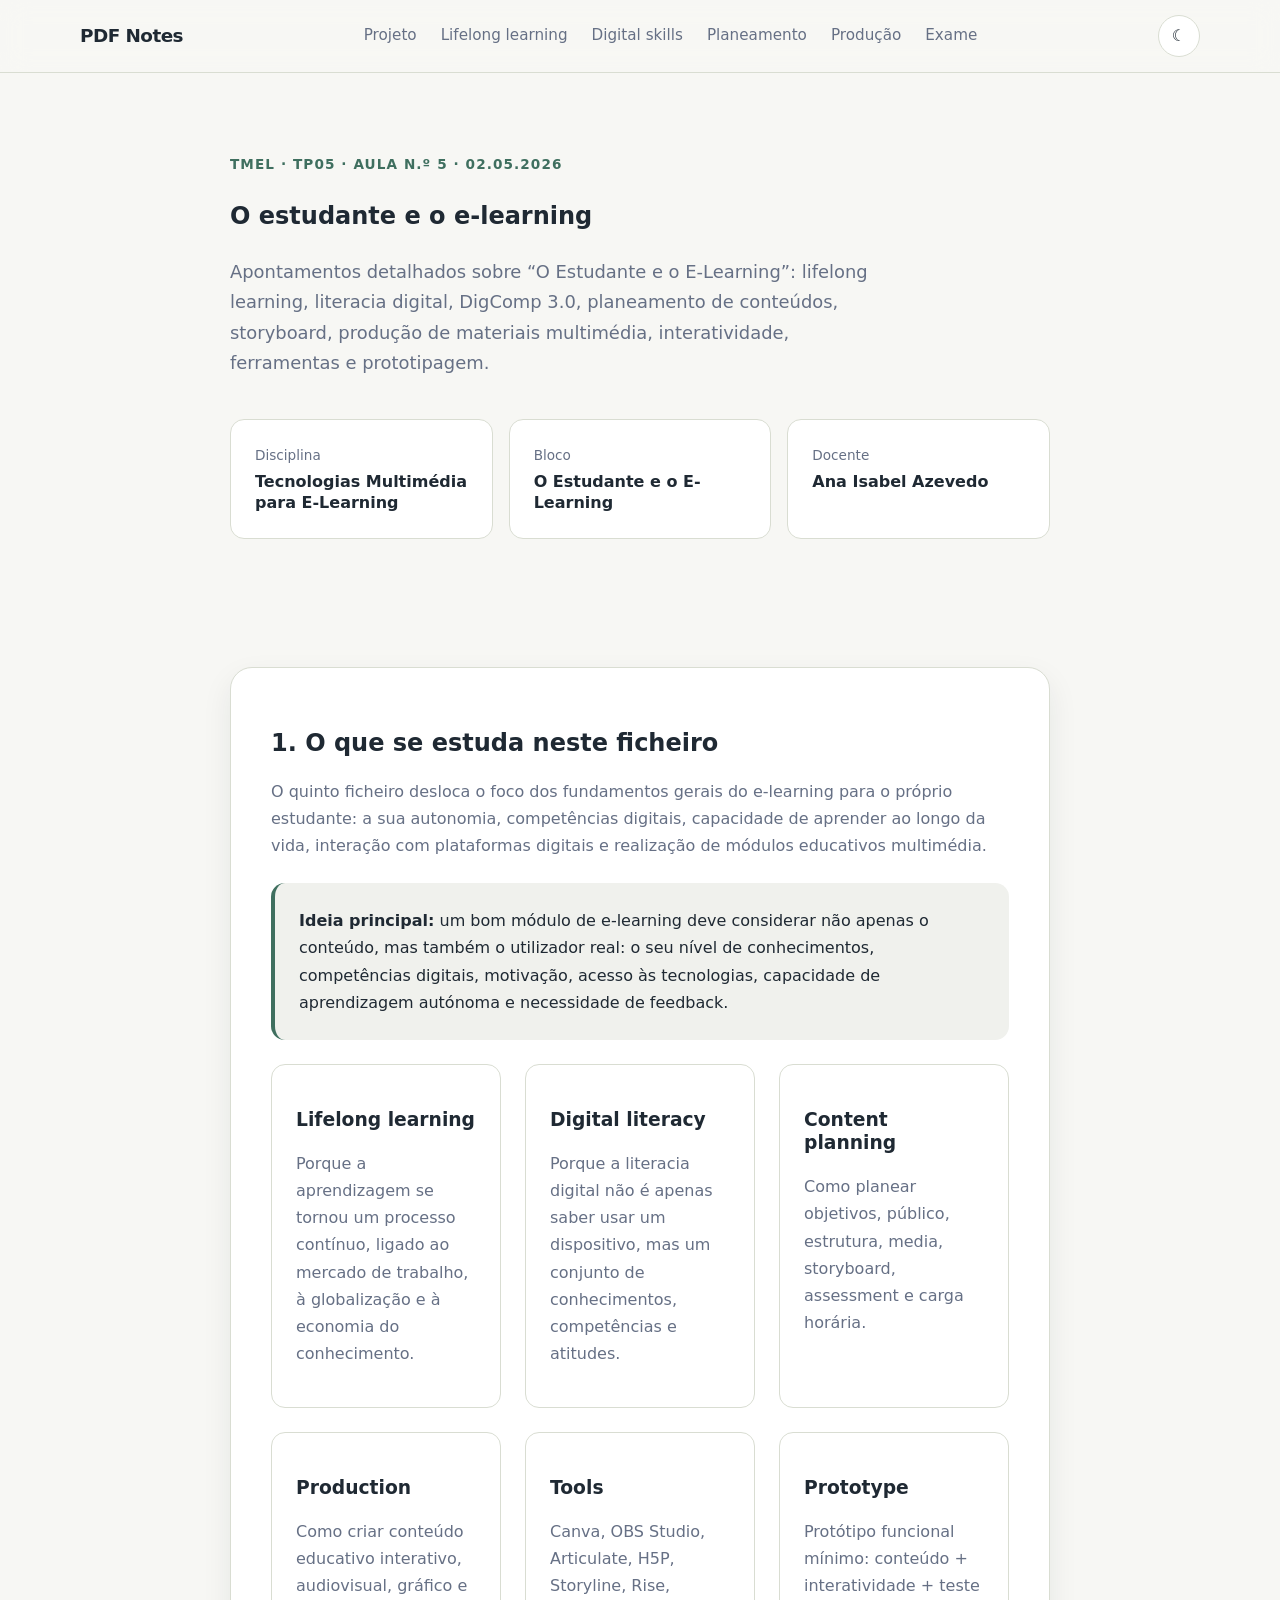
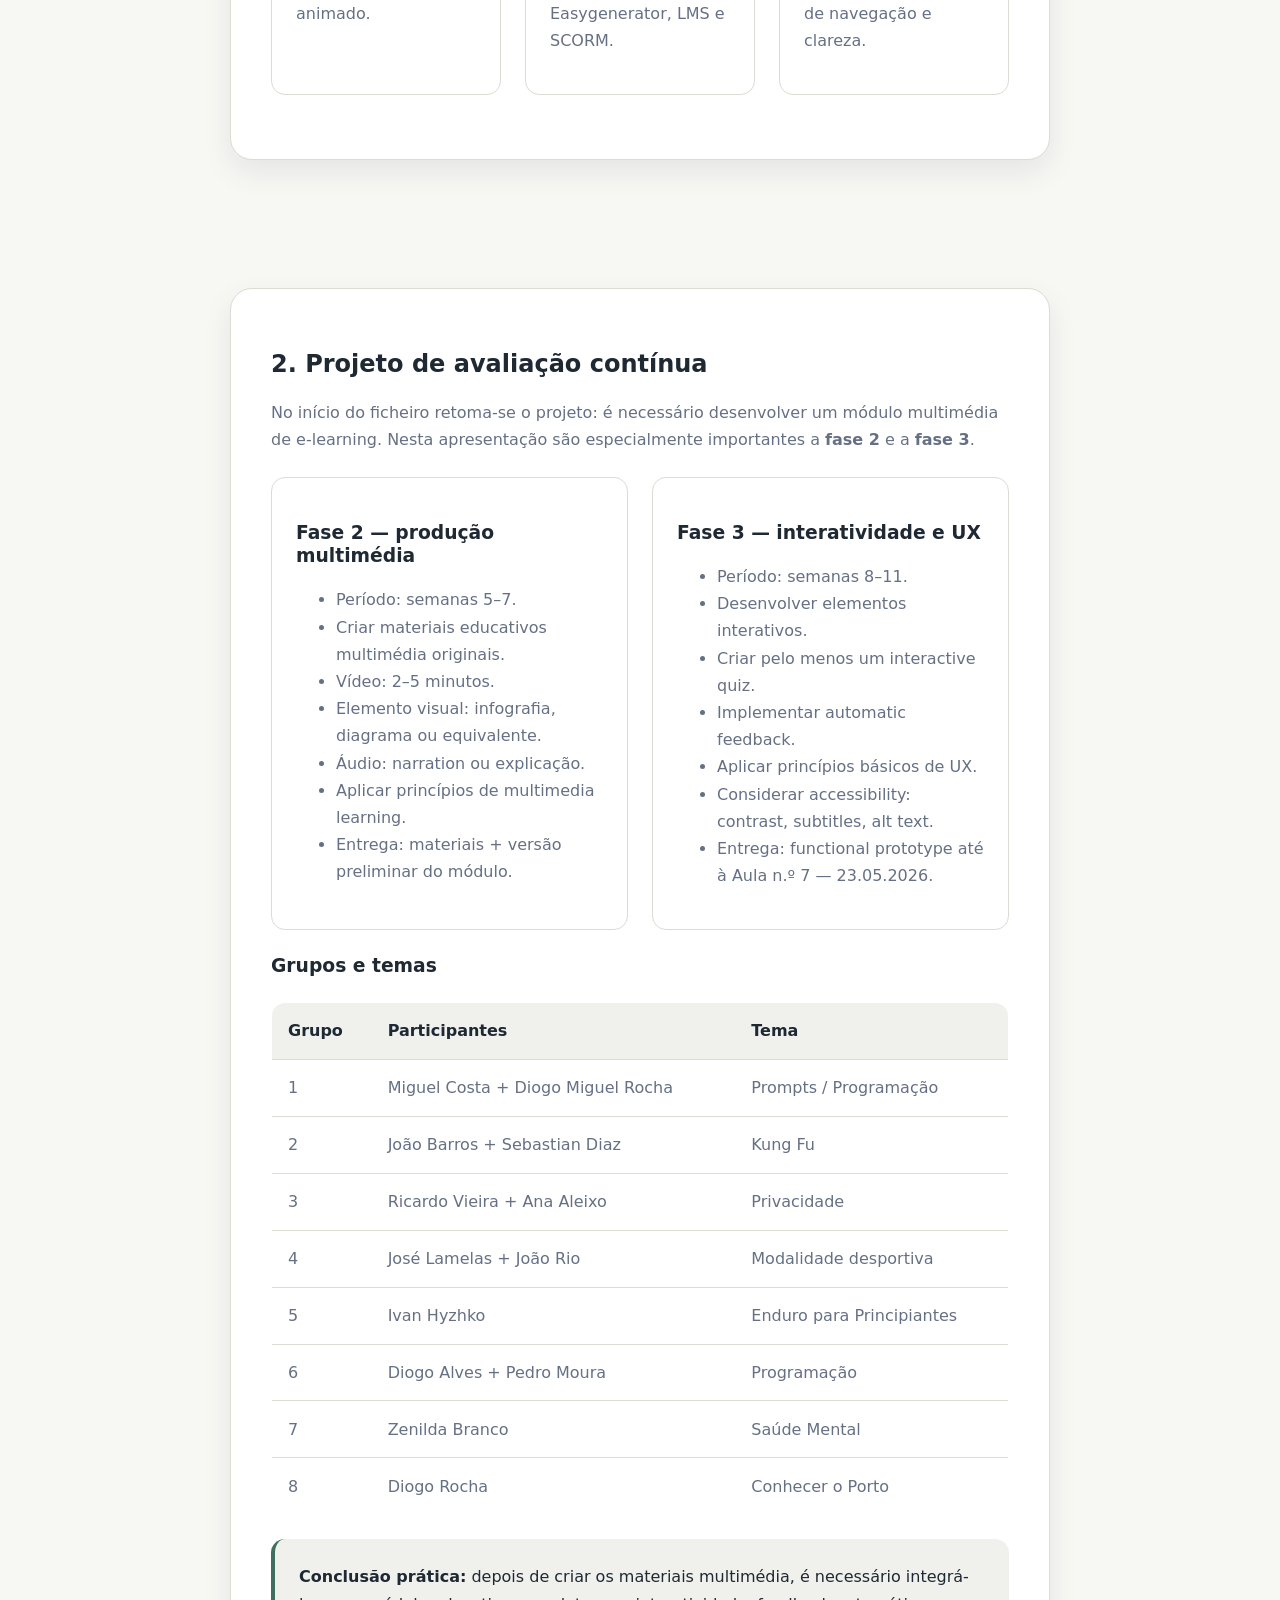
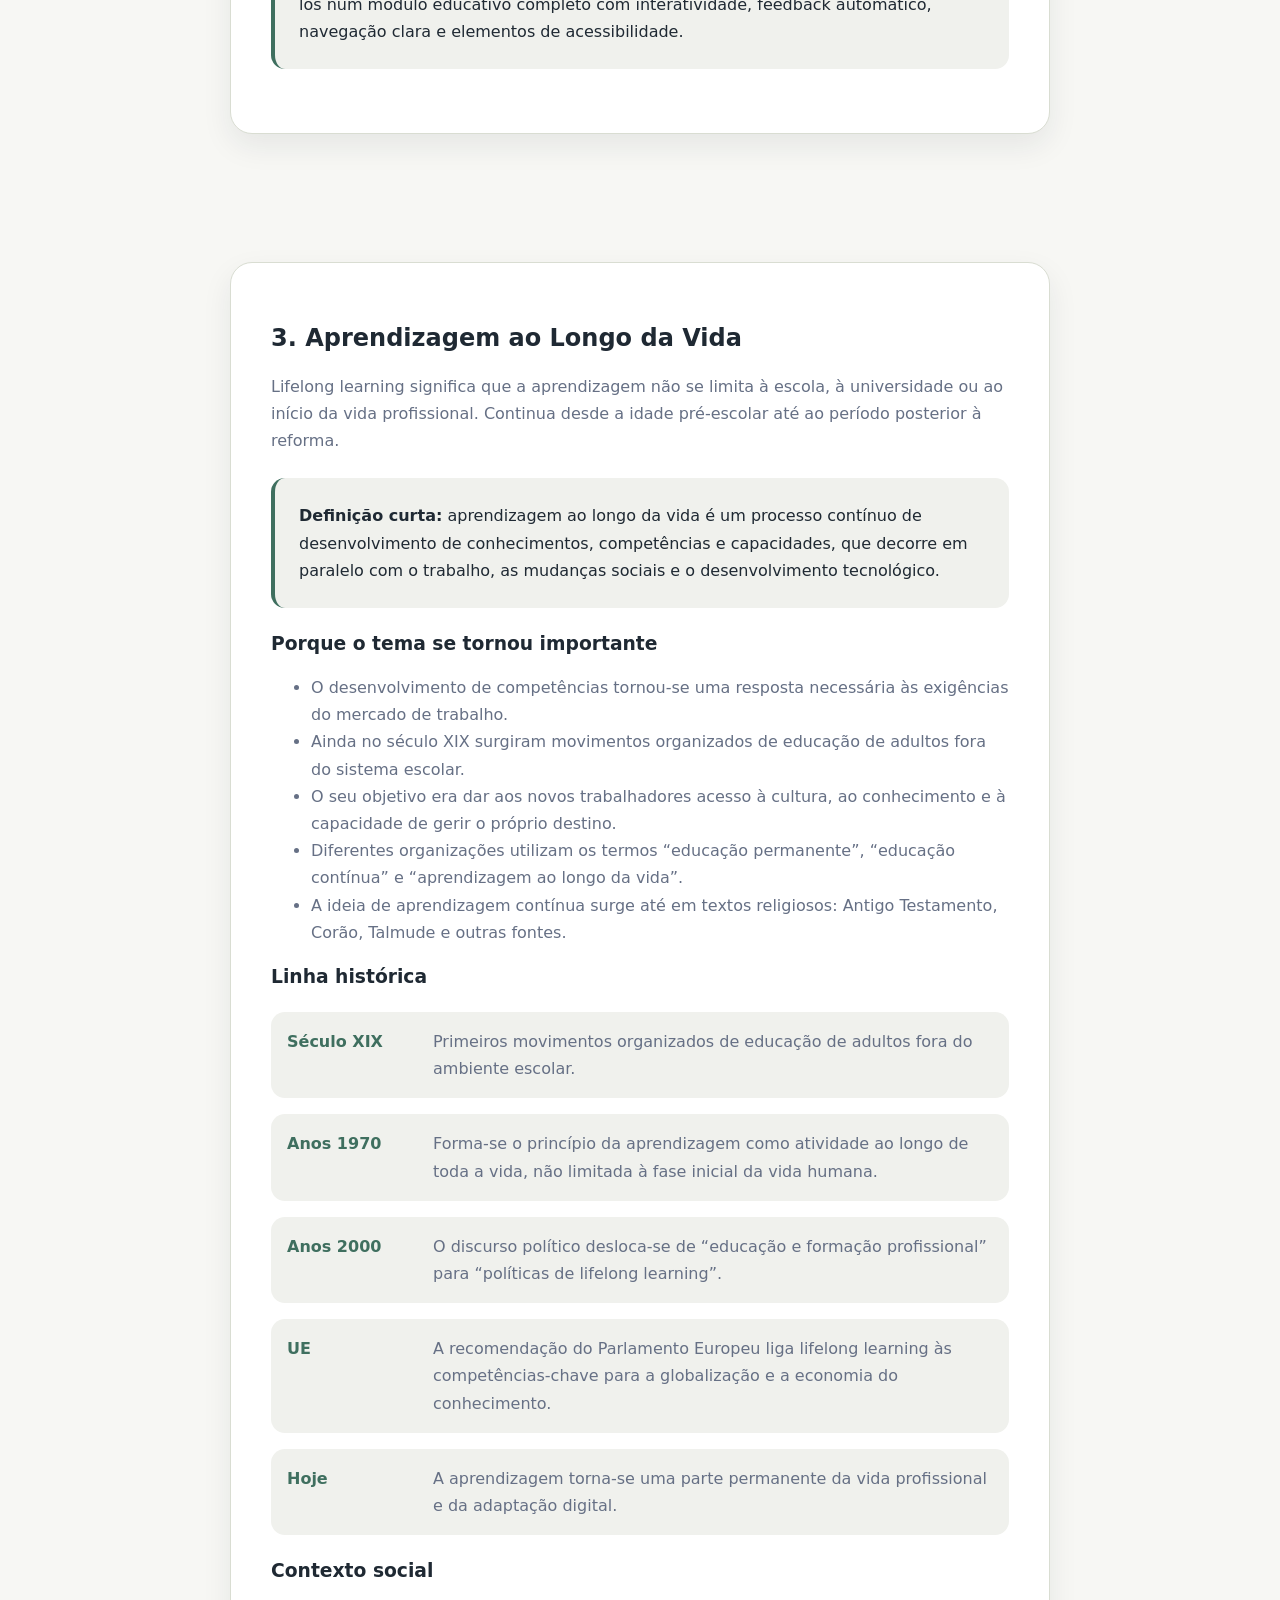
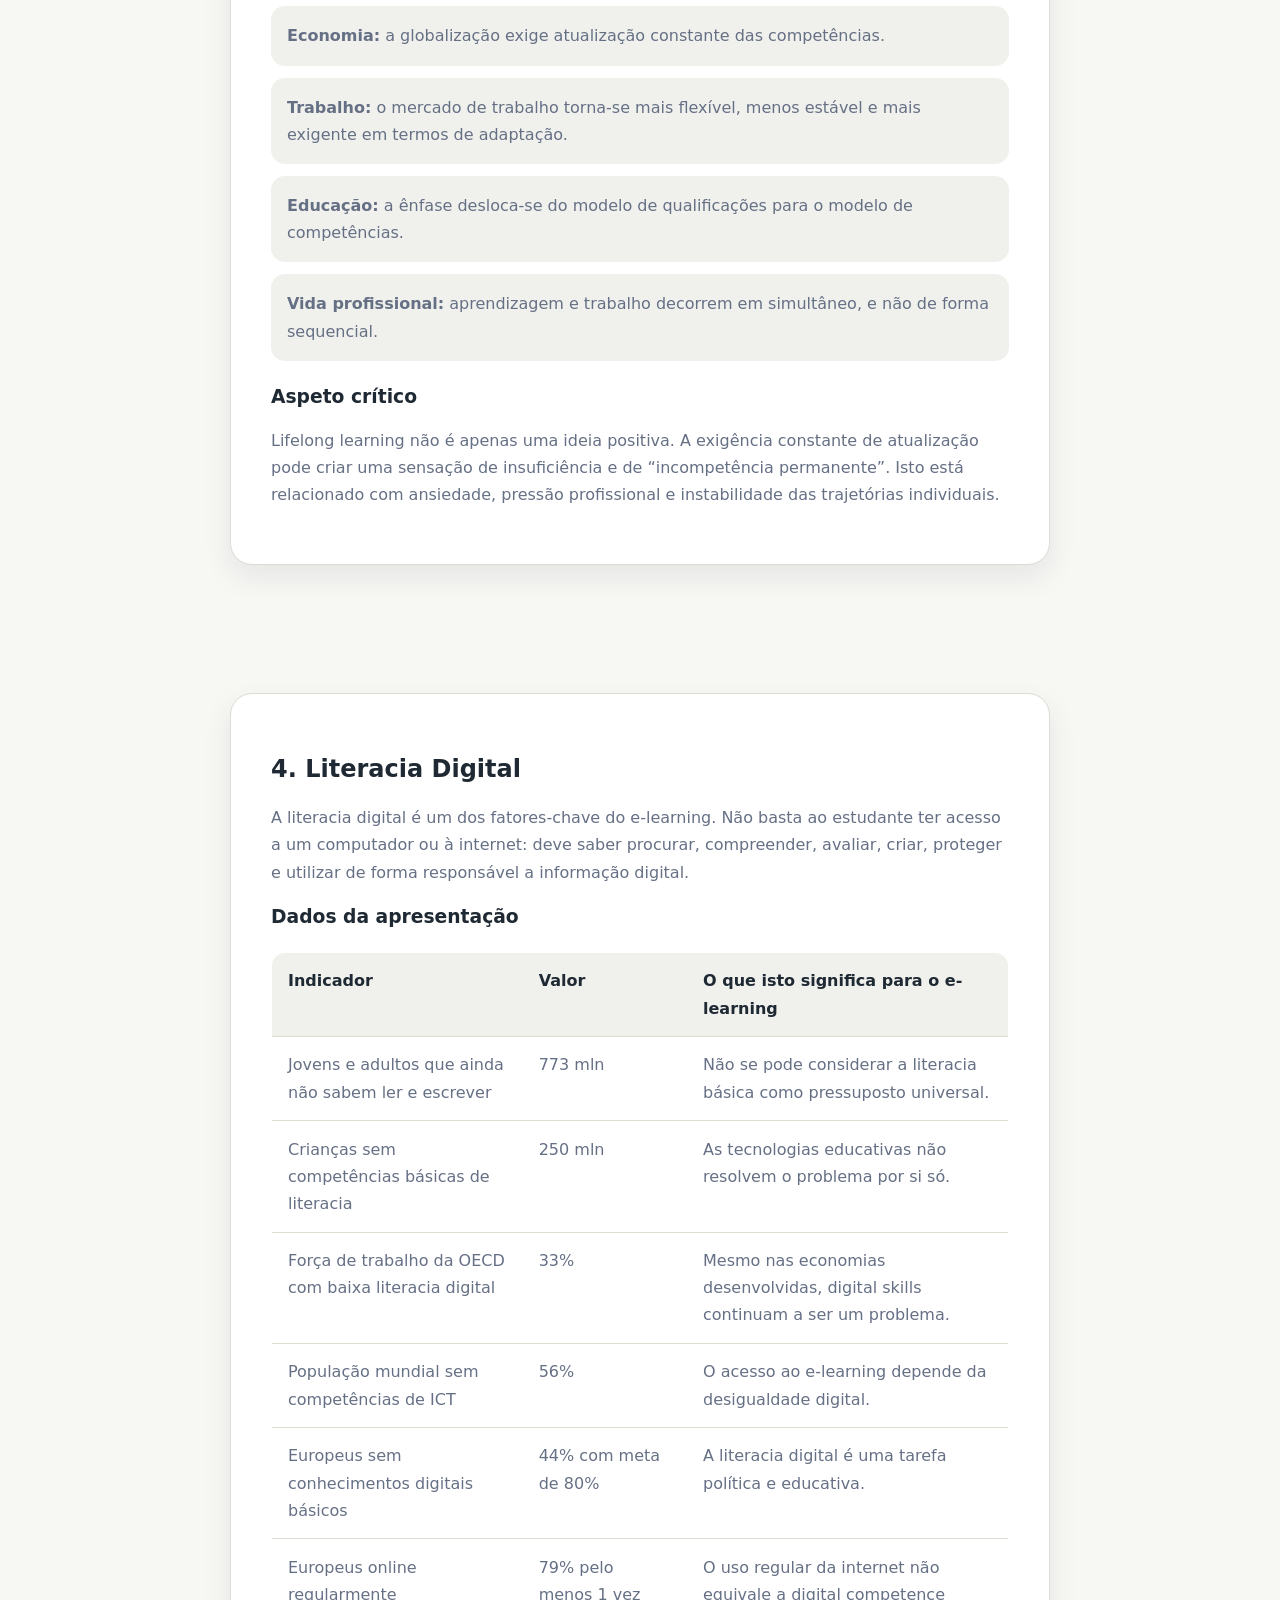
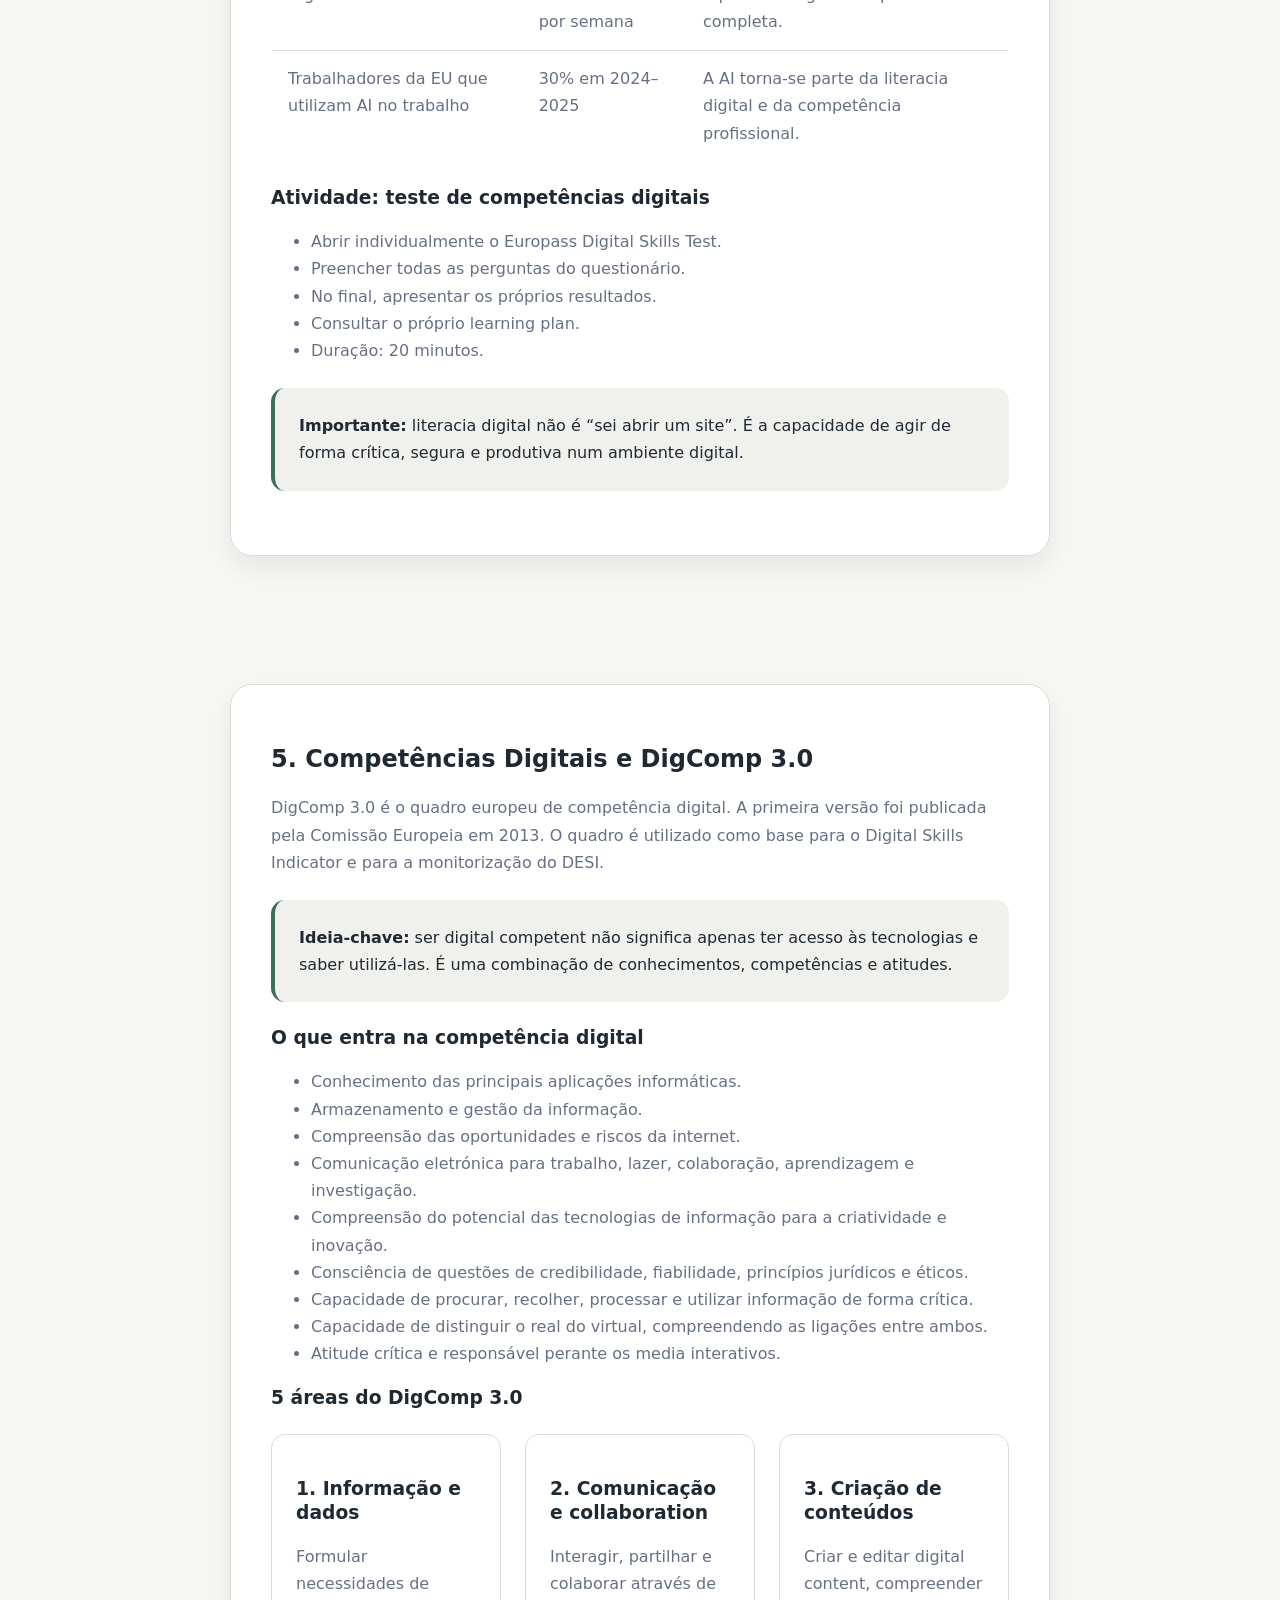
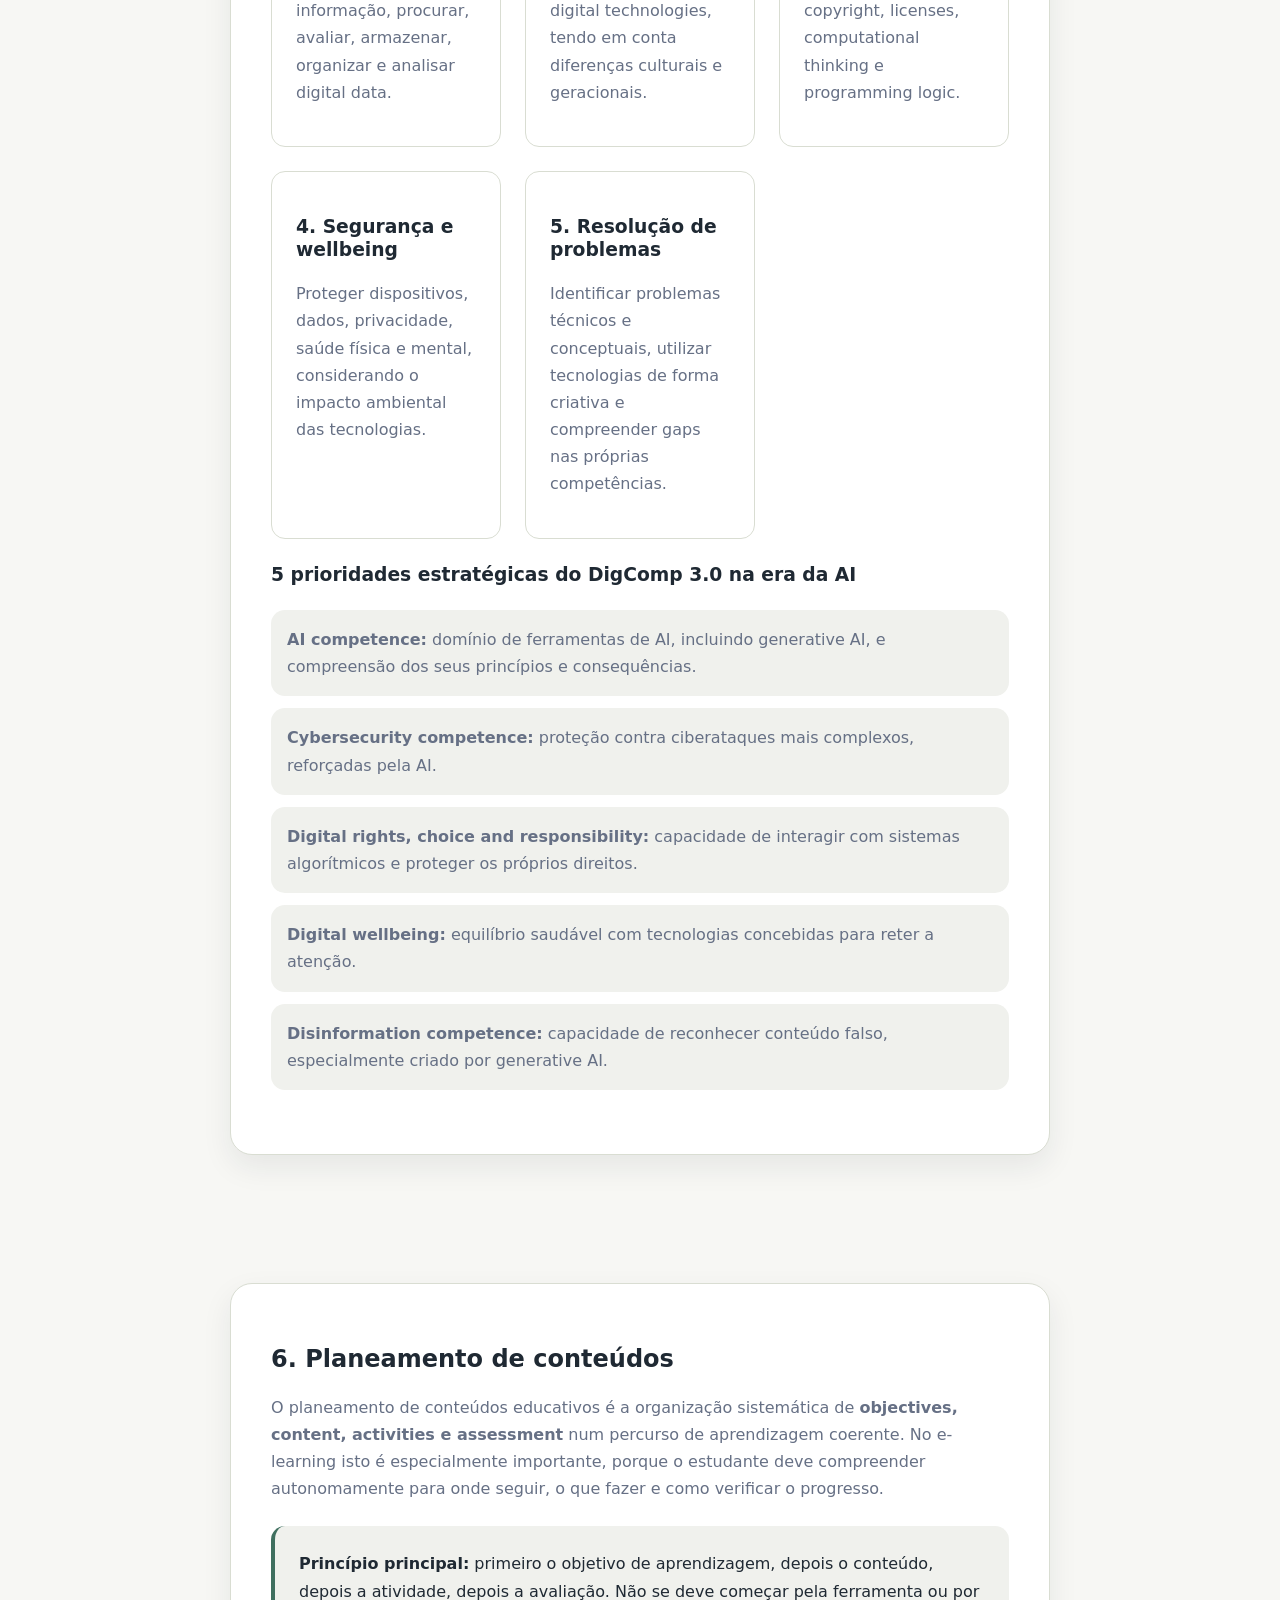
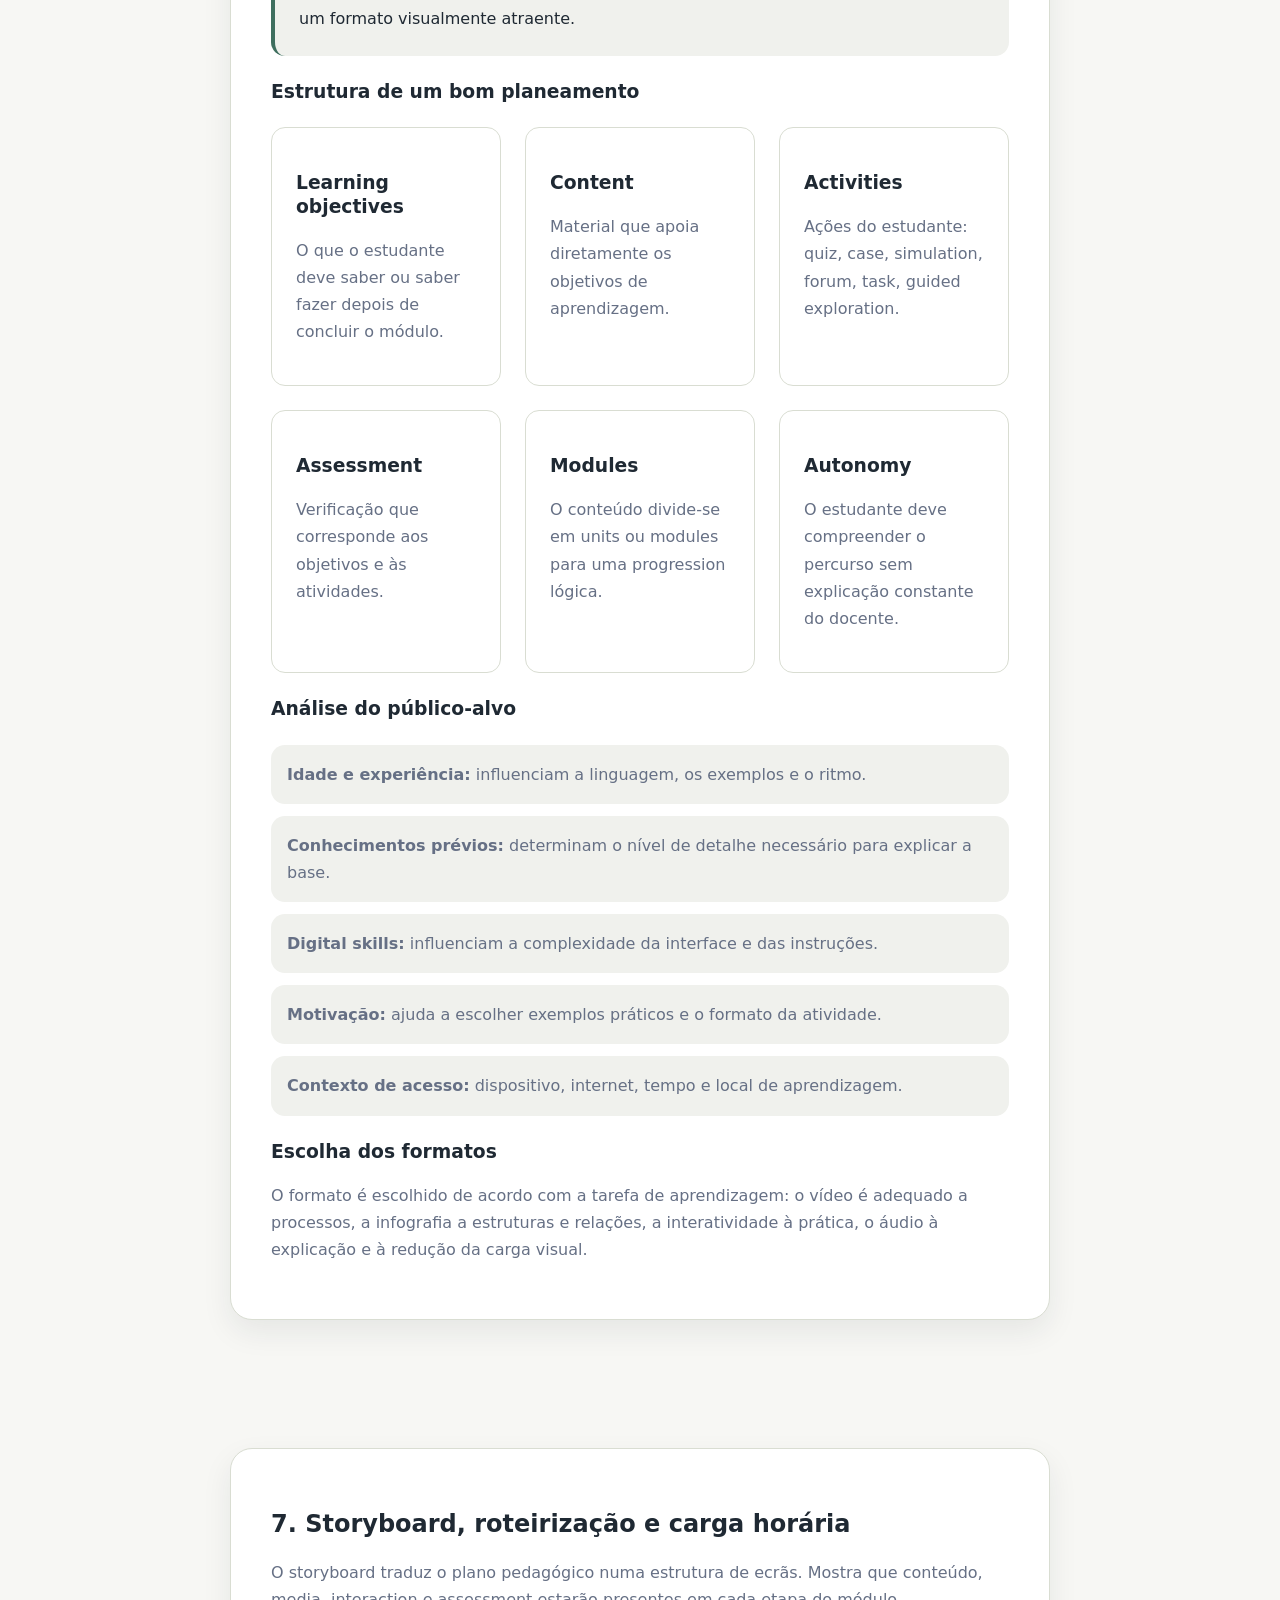
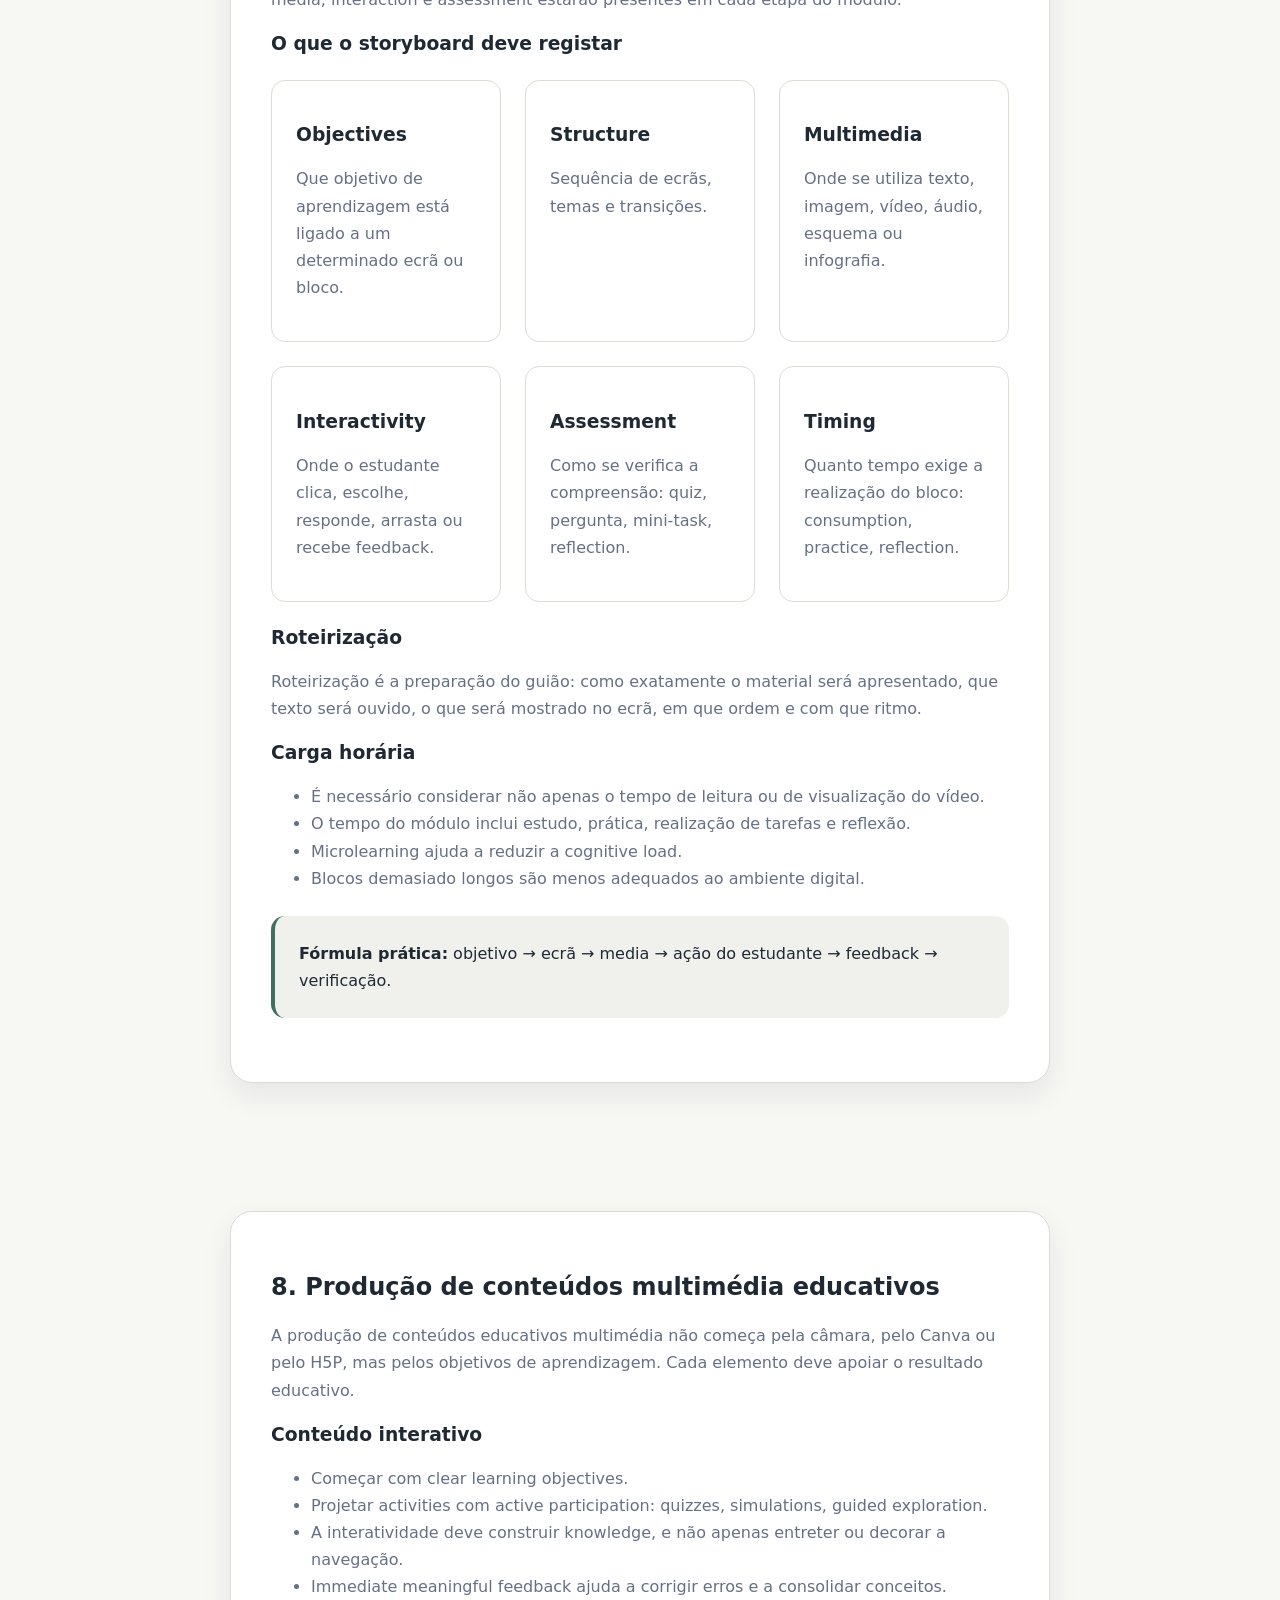
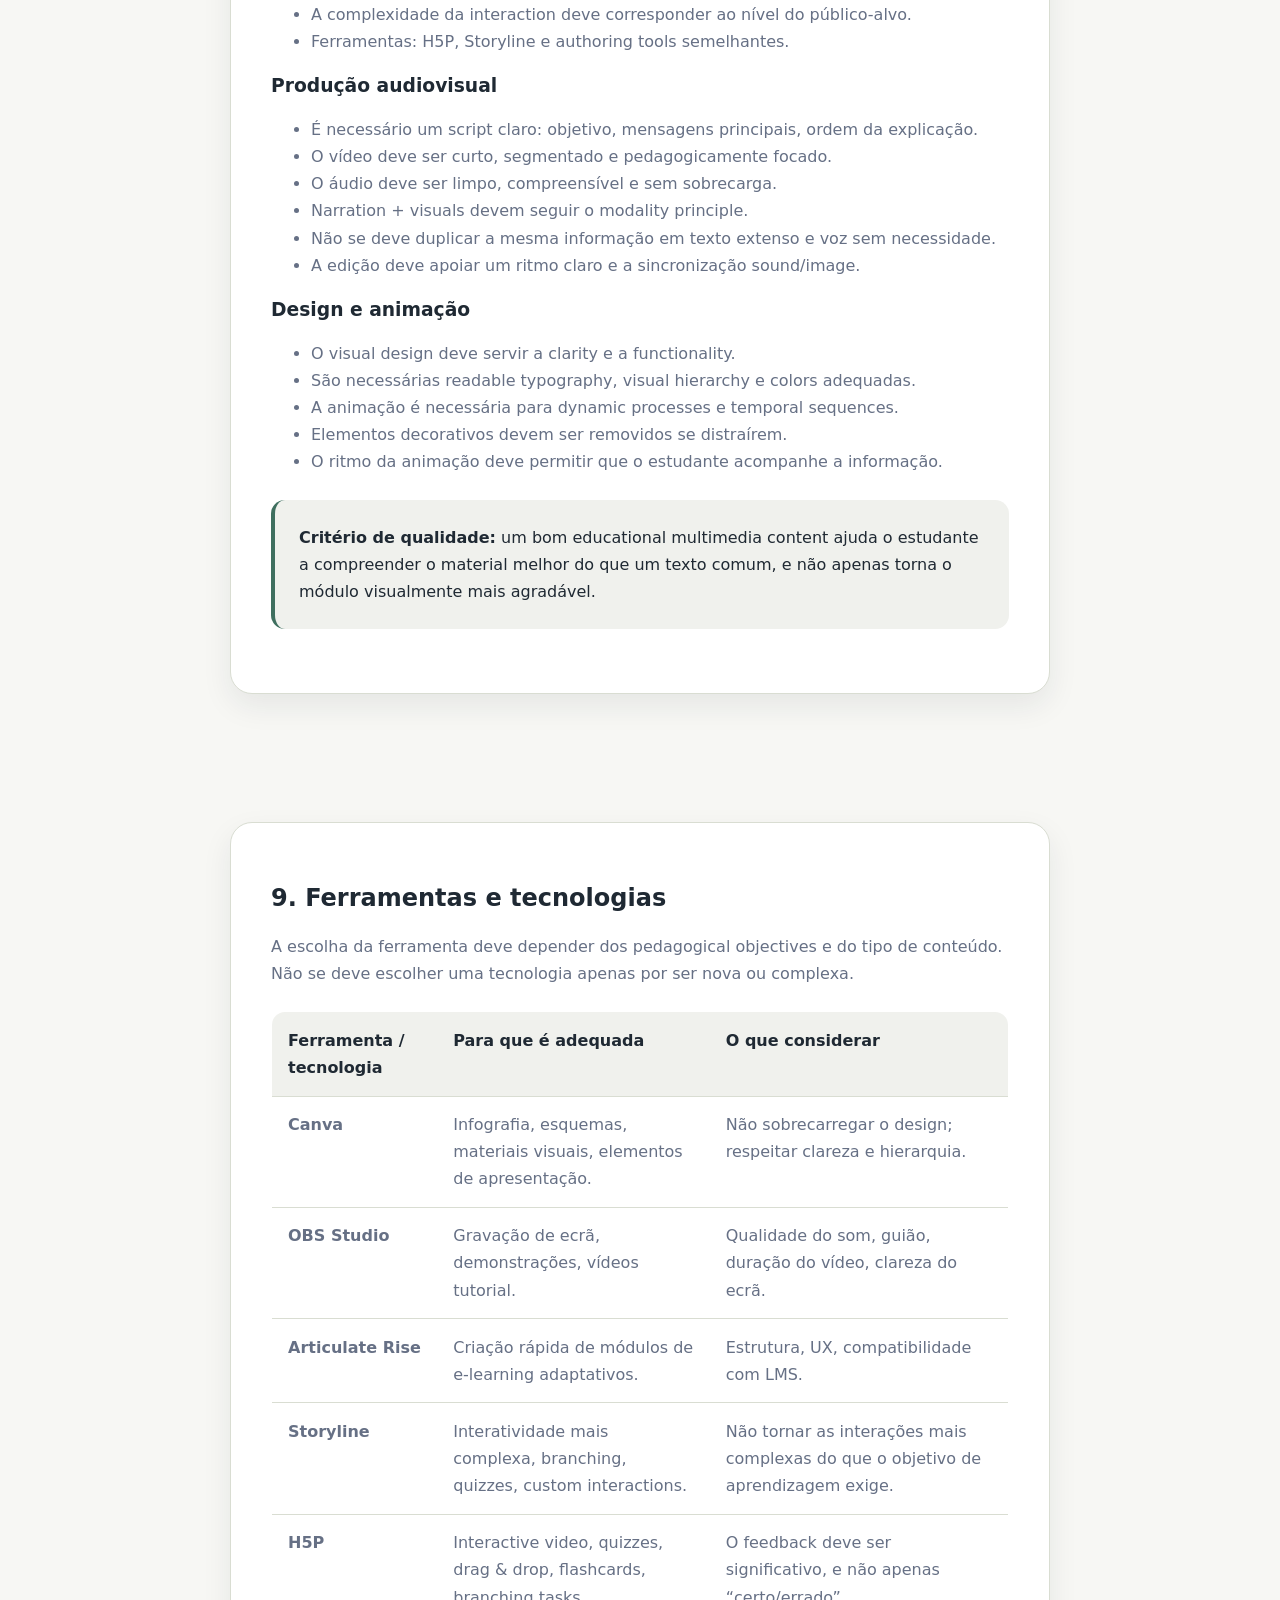
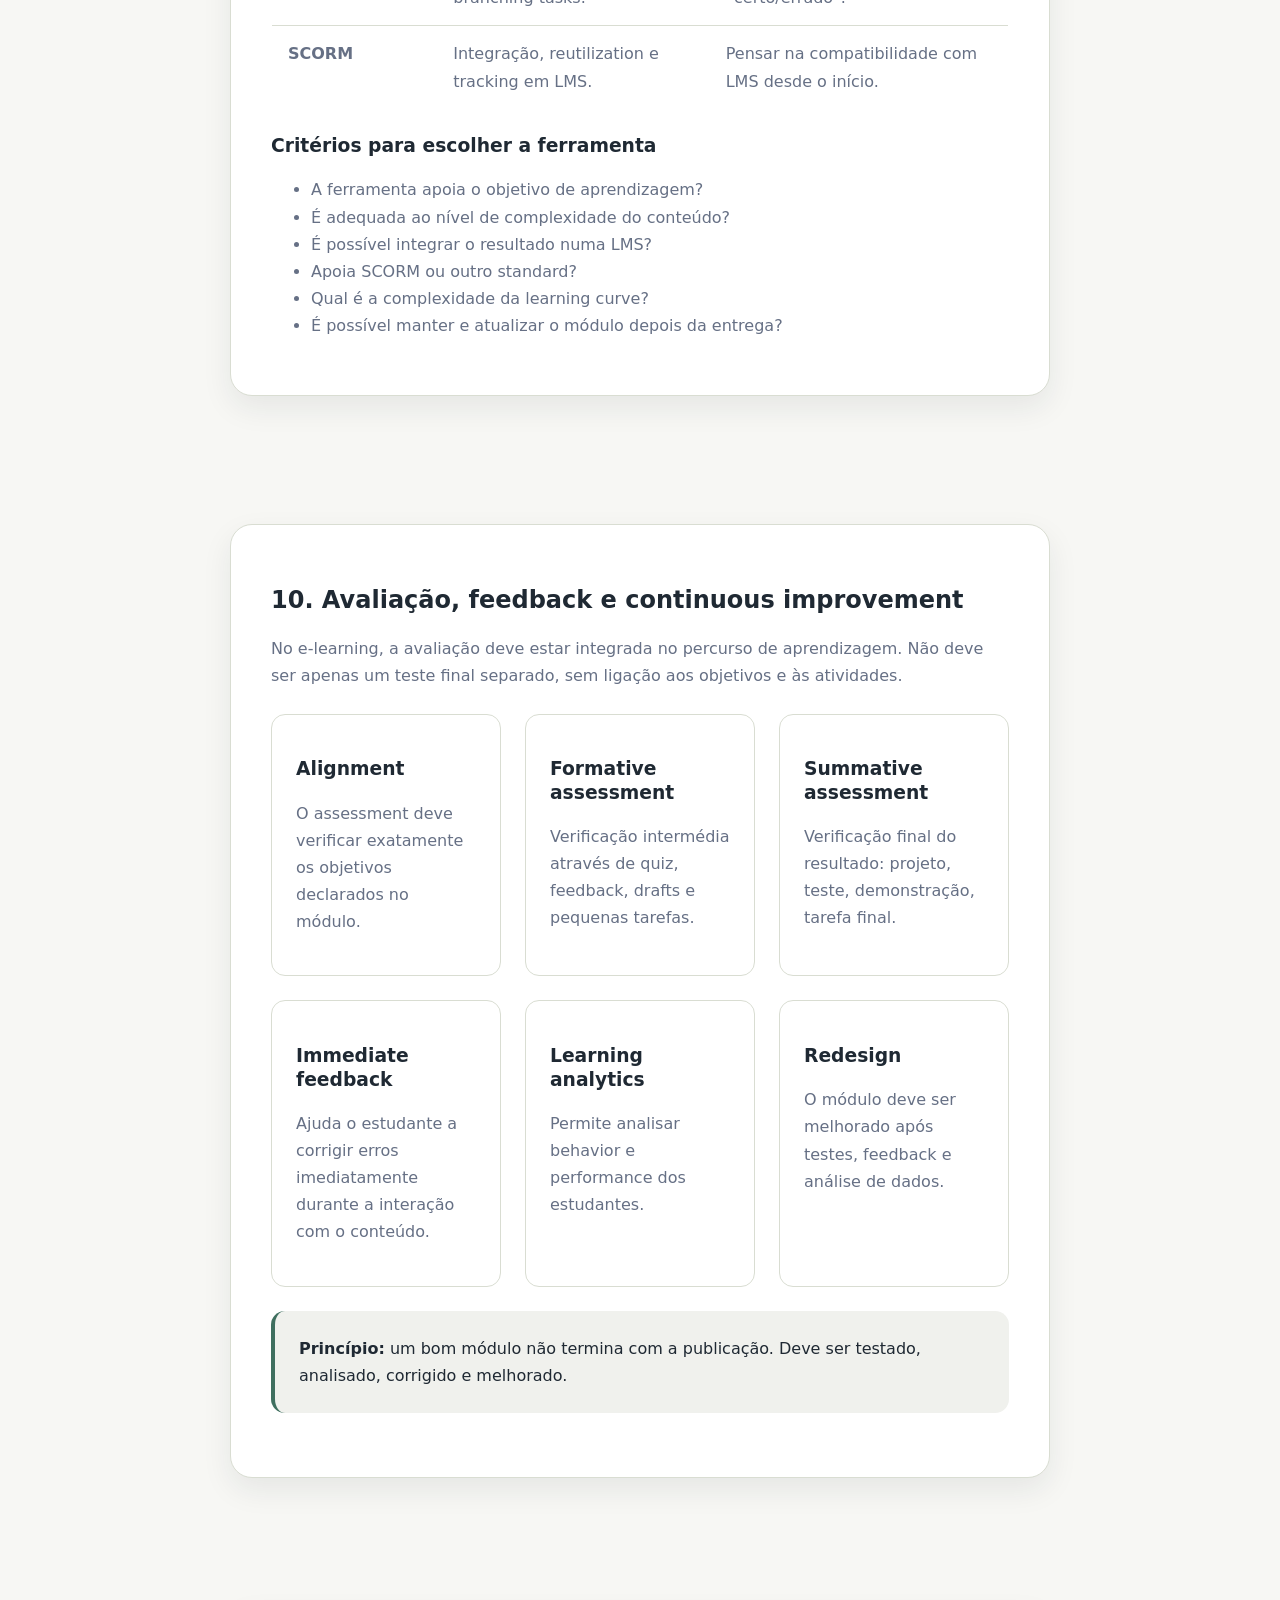
<file: file5.html>
<!-- file5.html -->
<!DOCTYPE html>
<html lang="pt-PT">
<head>
  <meta charset="UTF-8" />
  <meta name="viewport" content="width=device-width, initial-scale=1.0" />
  <title>TMEL TP05 — O estudante e o e-learning</title>
  <link rel="stylesheet" href="styles.css" />
  <script src="script.js" defer></script>
</head>

<body>
  <header class="site-header">
    <div class="container header-content">
      <a href="index.html" class="logo">PDF Notes</a>

      <nav class="main-nav" aria-label="Navegação da página">
        <a href="#project">Projeto</a>
        <a href="#lifelong">Lifelong learning</a>
        <a href="#digital">Digital skills</a>
        <a href="#planning">Planeamento</a>
        <a href="#production">Produção</a>
        <a href="#exam">Exame</a>
      </nav>

      <button class="theme-toggle" type="button" aria-label="Alternar tema">
        <span class="theme-toggle__icon">☾</span>
      </button>
    </div>
  </header>

  <main>
    <section class="section note-hero reveal">
      <div class="container note-layout">
        <p class="eyebrow">TMEL · TP05 · Aula n.º 5 · 02.05.2026</p>
        <h1>O estudante e o e-learning</h1>
        <p class="hero-text">
          Apontamentos detalhados sobre “O Estudante e o E-Learning”: lifelong learning,
          literacia digital, DigComp 3.0, planeamento de conteúdos, storyboard,
          produção de materiais multimédia, interatividade, ferramentas e prototipagem.
        </p>

        <div class="note-meta-grid">
          <div class="note-meta-card">
            <span>Disciplina</span>
            <strong>Tecnologias Multimédia para E-Learning</strong>
          </div>
          <div class="note-meta-card">
            <span>Bloco</span>
            <strong>O Estudante e o E-Learning</strong>
          </div>
          <div class="note-meta-card">
            <span>Docente</span>
            <strong>Ana Isabel Azevedo</strong>
          </div>
        </div>
      </div>
    </section>

    <section class="section reveal">
      <div class="container note-layout">
        <article class="note-content">
          <h2>1. O que se estuda neste ficheiro</h2>

          <p>
            O quinto ficheiro desloca o foco dos fundamentos gerais do e-learning para o próprio estudante:
            a sua autonomia, competências digitais, capacidade de aprender ao longo da vida,
            interação com plataformas digitais e realização de módulos educativos multimédia.
          </p>

          <div class="callout">
            <strong>Ideia principal:</strong> um bom módulo de e-learning deve considerar não apenas o conteúdo,
            mas também o utilizador real: o seu nível de conhecimentos, competências digitais, motivação,
            acesso às tecnologias, capacidade de aprendizagem autónoma e necessidade de feedback.
          </div>

          <div class="topic-grid">
            <div class="topic-card">
              <h3>Lifelong learning</h3>
              <p>Porque a aprendizagem se tornou um processo contínuo, ligado ao mercado de trabalho, à globalização e à economia do conhecimento.</p>
            </div>

            <div class="topic-card">
              <h3>Digital literacy</h3>
              <p>Porque a literacia digital não é apenas saber usar um dispositivo, mas um conjunto de conhecimentos, competências e atitudes.</p>
            </div>

            <div class="topic-card">
              <h3>Content planning</h3>
              <p>Como planear objetivos, público, estrutura, media, storyboard, assessment e carga horária.</p>
            </div>

            <div class="topic-card">
              <h3>Production</h3>
              <p>Como criar conteúdo educativo interativo, audiovisual, gráfico e animado.</p>
            </div>

            <div class="topic-card">
              <h3>Tools</h3>
              <p>Canva, OBS Studio, Articulate, H5P, Storyline, Rise, Easygenerator, LMS e SCORM.</p>
            </div>

            <div class="topic-card">
              <h3>Prototype</h3>
              <p>Protótipo funcional mínimo: conteúdo + interatividade + teste de navegação e clareza.</p>
            </div>
          </div>
        </article>
      </div>
    </section>

    <section id="project" class="section reveal">
      <div class="container note-layout">
        <article class="note-content">
          <h2>2. Projeto de avaliação contínua</h2>

          <p>
            No início do ficheiro retoma-se o projeto: é necessário desenvolver um módulo multimédia de e-learning.
            Nesta apresentação são especialmente importantes a <strong>fase 2</strong> e a <strong>fase 3</strong>.
          </p>

          <div class="two-column">
            <div class="info-card">
              <h3>Fase 2 — produção multimédia</h3>
              <ul>
                <li>Período: semanas 5–7.</li>
                <li>Criar materiais educativos multimédia originais.</li>
                <li>Vídeo: 2–5 minutos.</li>
                <li>Elemento visual: infografia, diagrama ou equivalente.</li>
                <li>Áudio: narration ou explicação.</li>
                <li>Aplicar princípios de multimedia learning.</li>
                <li>Entrega: materiais + versão preliminar do módulo.</li>
              </ul>
            </div>

            <div class="info-card">
              <h3>Fase 3 — interatividade e UX</h3>
              <ul>
                <li>Período: semanas 8–11.</li>
                <li>Desenvolver elementos interativos.</li>
                <li>Criar pelo menos um interactive quiz.</li>
                <li>Implementar automatic feedback.</li>
                <li>Aplicar princípios básicos de UX.</li>
                <li>Considerar accessibility: contrast, subtitles, alt text.</li>
                <li>Entrega: functional prototype até à Aula n.º 7 — 23.05.2026.</li>
              </ul>
            </div>
          </div>

          <h3>Grupos e temas</h3>
          <div class="responsive-table">
            <table class="study-table">
              <thead>
                <tr>
                  <th>Grupo</th>
                  <th>Participantes</th>
                  <th>Tema</th>
                </tr>
              </thead>
              <tbody>
                <tr><td>1</td><td>Miguel Costa + Diogo Miguel Rocha</td><td>Prompts / Programação</td></tr>
                <tr><td>2</td><td>João Barros + Sebastian Diaz</td><td>Kung Fu</td></tr>
                <tr><td>3</td><td>Ricardo Vieira + Ana Aleixo</td><td>Privacidade</td></tr>
                <tr><td>4</td><td>José Lamelas + João Rio</td><td>Modalidade desportiva</td></tr>
                <tr><td>5</td><td>Ivan Hyzhko</td><td>Enduro para Principiantes</td></tr>
                <tr><td>6</td><td>Diogo Alves + Pedro Moura</td><td>Programação</td></tr>
                <tr><td>7</td><td>Zenilda Branco</td><td>Saúde Mental</td></tr>
                <tr><td>8</td><td>Diogo Rocha</td><td>Conhecer o Porto</td></tr>
              </tbody>
            </table>
          </div>

          <div class="callout">
            <strong>Conclusão prática:</strong> depois de criar os materiais multimédia, é necessário
            integrá-los num módulo educativo completo com interatividade, feedback automático,
            navegação clara e elementos de acessibilidade.
          </div>
        </article>
      </div>
    </section>

    <section id="lifelong" class="section reveal">
      <div class="container note-layout">
        <article class="note-content">
          <h2>3. Aprendizagem ao Longo da Vida</h2>

          <p>
            Lifelong learning significa que a aprendizagem não se limita à escola, à universidade
            ou ao início da vida profissional. Continua desde a idade pré-escolar
            até ao período posterior à reforma.
          </p>

          <div class="callout">
            <strong>Definição curta:</strong> aprendizagem ao longo da vida é um processo contínuo
            de desenvolvimento de conhecimentos, competências e capacidades, que decorre em paralelo com o trabalho,
            as mudanças sociais e o desenvolvimento tecnológico.
          </div>

          <h3>Porque o tema se tornou importante</h3>
          <ul>
            <li>O desenvolvimento de competências tornou-se uma resposta necessária às exigências do mercado de trabalho.</li>
            <li>Ainda no século XIX surgiram movimentos organizados de educação de adultos fora do sistema escolar.</li>
            <li>O seu objetivo era dar aos novos trabalhadores acesso à cultura, ao conhecimento e à capacidade de gerir o próprio destino.</li>
            <li>Diferentes organizações utilizam os termos “educação permanente”, “educação contínua” e “aprendizagem ao longo da vida”.</li>
            <li>A ideia de aprendizagem contínua surge até em textos religiosos: Antigo Testamento, Corão, Talmude e outras fontes.</li>
          </ul>

          <h3>Linha histórica</h3>
          <div class="timeline">
            <div class="timeline-item">
              <span>Século XIX</span>
              <p>Primeiros movimentos organizados de educação de adultos fora do ambiente escolar.</p>
            </div>

            <div class="timeline-item">
              <span>Anos 1970</span>
              <p>Forma-se o princípio da aprendizagem como atividade ao longo de toda a vida, não limitada à fase inicial da vida humana.</p>
            </div>

            <div class="timeline-item">
              <span>Anos 2000</span>
              <p>O discurso político desloca-se de “educação e formação profissional” para “políticas de lifelong learning”.</p>
            </div>

            <div class="timeline-item">
              <span>UE</span>
              <p>A recomendação do Parlamento Europeu liga lifelong learning às competências-chave para a globalização e a economia do conhecimento.</p>
            </div>

            <div class="timeline-item">
              <span>Hoje</span>
              <p>A aprendizagem torna-se uma parte permanente da vida profissional e da adaptação digital.</p>
            </div>
          </div>

          <h3>Contexto social</h3>
          <div class="compact-list">
            <p><strong>Economia:</strong> a globalização exige atualização constante das competências.</p>
            <p><strong>Trabalho:</strong> o mercado de trabalho torna-se mais flexível, menos estável e mais exigente em termos de adaptação.</p>
            <p><strong>Educação:</strong> a ênfase desloca-se do modelo de qualificações para o modelo de competências.</p>
            <p><strong>Vida profissional:</strong> aprendizagem e trabalho decorrem em simultâneo, e não de forma sequencial.</p>
          </div>

          <h3>Aspeto crítico</h3>
          <p>
            Lifelong learning não é apenas uma ideia positiva. A exigência constante de atualização
            pode criar uma sensação de insuficiência e de “incompetência permanente”.
            Isto está relacionado com ansiedade, pressão profissional e instabilidade das trajetórias individuais.
          </p>
        </article>
      </div>
    </section>

    <section id="digital" class="section reveal">
      <div class="container note-layout">
        <article class="note-content">
          <h2>4. Literacia Digital</h2>

          <p>
            A literacia digital é um dos fatores-chave do e-learning. Não basta ao estudante
            ter acesso a um computador ou à internet: deve saber procurar, compreender,
            avaliar, criar, proteger e utilizar de forma responsável a informação digital.
          </p>

          <h3>Dados da apresentação</h3>
          <div class="responsive-table">
            <table class="study-table">
              <thead>
                <tr>
                  <th>Indicador</th>
                  <th>Valor</th>
                  <th>O que isto significa para o e-learning</th>
                </tr>
              </thead>
              <tbody>
                <tr>
                  <td>Jovens e adultos que ainda não sabem ler e escrever</td>
                  <td>773 mln</td>
                  <td>Não se pode considerar a literacia básica como pressuposto universal.</td>
                </tr>
                <tr>
                  <td>Crianças sem competências básicas de literacia</td>
                  <td>250 mln</td>
                  <td>As tecnologias educativas não resolvem o problema por si só.</td>
                </tr>
                <tr>
                  <td>Força de trabalho da OECD com baixa literacia digital</td>
                  <td>33%</td>
                  <td>Mesmo nas economias desenvolvidas, digital skills continuam a ser um problema.</td>
                </tr>
                <tr>
                  <td>População mundial sem competências de ICT</td>
                  <td>56%</td>
                  <td>O acesso ao e-learning depende da desigualdade digital.</td>
                </tr>
                <tr>
                  <td>Europeus sem conhecimentos digitais básicos</td>
                  <td>44% com meta de 80%</td>
                  <td>A literacia digital é uma tarefa política e educativa.</td>
                </tr>
                <tr>
                  <td>Europeus online regularmente</td>
                  <td>79% pelo menos 1 vez por semana</td>
                  <td>O uso regular da internet não equivale a digital competence completa.</td>
                </tr>
                <tr>
                  <td>Trabalhadores da EU que utilizam AI no trabalho</td>
                  <td>30% em 2024–2025</td>
                  <td>A AI torna-se parte da literacia digital e da competência profissional.</td>
                </tr>
              </tbody>
            </table>
          </div>

          <h3>Atividade: teste de competências digitais</h3>
          <ul>
            <li>Abrir individualmente o Europass Digital Skills Test.</li>
            <li>Preencher todas as perguntas do questionário.</li>
            <li>No final, apresentar os próprios resultados.</li>
            <li>Consultar o próprio learning plan.</li>
            <li>Duração: 20 minutos.</li>
          </ul>

          <div class="callout">
            <strong>Importante:</strong> literacia digital não é “sei abrir um site”.
            É a capacidade de agir de forma crítica, segura e produtiva num ambiente digital.
          </div>
        </article>
      </div>
    </section>

    <section class="section reveal">
      <div class="container note-layout">
        <article class="note-content">
          <h2>5. Competências Digitais e DigComp 3.0</h2>

          <p>
            DigComp 3.0 é o quadro europeu de competência digital. A primeira versão foi
            publicada pela Comissão Europeia em 2013. O quadro é utilizado como base
            para o Digital Skills Indicator e para a monitorização do DESI.
          </p>

          <div class="callout">
            <strong>Ideia-chave:</strong> ser digital competent não significa apenas ter acesso
            às tecnologias e saber utilizá-las. É uma combinação de conhecimentos, competências e atitudes.
          </div>

          <h3>O que entra na competência digital</h3>
          <ul>
            <li>Conhecimento das principais aplicações informáticas.</li>
            <li>Armazenamento e gestão da informação.</li>
            <li>Compreensão das oportunidades e riscos da internet.</li>
            <li>Comunicação eletrónica para trabalho, lazer, colaboração, aprendizagem e investigação.</li>
            <li>Compreensão do potencial das tecnologias de informação para a criatividade e inovação.</li>
            <li>Consciência de questões de credibilidade, fiabilidade, princípios jurídicos e éticos.</li>
            <li>Capacidade de procurar, recolher, processar e utilizar informação de forma crítica.</li>
            <li>Capacidade de distinguir o real do virtual, compreendendo as ligações entre ambos.</li>
            <li>Atitude crítica e responsável perante os media interativos.</li>
          </ul>

          <h3>5 áreas do DigComp 3.0</h3>
          <div class="topic-grid">
            <div class="topic-card">
              <h3>1. Informação e dados</h3>
              <p>Formular necessidades de informação, procurar, avaliar, armazenar, organizar e analisar digital data.</p>
            </div>

            <div class="topic-card">
              <h3>2. Comunicação e collaboration</h3>
              <p>Interagir, partilhar e colaborar através de digital technologies, tendo em conta diferenças culturais e geracionais.</p>
            </div>

            <div class="topic-card">
              <h3>3. Criação de conteúdos</h3>
              <p>Criar e editar digital content, compreender copyright, licenses, computational thinking e programming logic.</p>
            </div>

            <div class="topic-card">
              <h3>4. Segurança e wellbeing</h3>
              <p>Proteger dispositivos, dados, privacidade, saúde física e mental, considerando o impacto ambiental das tecnologias.</p>
            </div>

            <div class="topic-card">
              <h3>5. Resolução de problemas</h3>
              <p>Identificar problemas técnicos e conceptuais, utilizar tecnologias de forma criativa e compreender gaps nas próprias competências.</p>
            </div>
          </div>

          <h3>5 prioridades estratégicas do DigComp 3.0 na era da AI</h3>
          <div class="compact-list">
            <p><strong>AI competence:</strong> domínio de ferramentas de AI, incluindo generative AI, e compreensão dos seus princípios e consequências.</p>
            <p><strong>Cybersecurity competence:</strong> proteção contra ciberataques mais complexos, reforçadas pela AI.</p>
            <p><strong>Digital rights, choice and responsibility:</strong> capacidade de interagir com sistemas algorítmicos e proteger os próprios direitos.</p>
            <p><strong>Digital wellbeing:</strong> equilíbrio saudável com tecnologias concebidas para reter a atenção.</p>
            <p><strong>Disinformation competence:</strong> capacidade de reconhecer conteúdo falso, especialmente criado por generative AI.</p>
          </div>
        </article>
      </div>
    </section>

    <section id="planning" class="section reveal">
      <div class="container note-layout">
        <article class="note-content">
          <h2>6. Planeamento de conteúdos</h2>

          <p>
            O planeamento de conteúdos educativos é a organização sistemática de
            <strong>objectives, content, activities e assessment</strong> num percurso de aprendizagem coerente.
            No e-learning isto é especialmente importante, porque o estudante deve compreender autonomamente
            para onde seguir, o que fazer e como verificar o progresso.
          </p>

          <div class="callout">
            <strong>Princípio principal:</strong> primeiro o objetivo de aprendizagem, depois o conteúdo,
            depois a atividade, depois a avaliação. Não se deve começar pela ferramenta ou por um formato visualmente atraente.
          </div>

          <h3>Estrutura de um bom planeamento</h3>
          <div class="topic-grid">
            <div class="topic-card">
              <h3>Learning objectives</h3>
              <p>O que o estudante deve saber ou saber fazer depois de concluir o módulo.</p>
            </div>

            <div class="topic-card">
              <h3>Content</h3>
              <p>Material que apoia diretamente os objetivos de aprendizagem.</p>
            </div>

            <div class="topic-card">
              <h3>Activities</h3>
              <p>Ações do estudante: quiz, case, simulation, forum, task, guided exploration.</p>
            </div>

            <div class="topic-card">
              <h3>Assessment</h3>
              <p>Verificação que corresponde aos objetivos e às atividades.</p>
            </div>

            <div class="topic-card">
              <h3>Modules</h3>
              <p>O conteúdo divide-se em units ou modules para uma progression lógica.</p>
            </div>

            <div class="topic-card">
              <h3>Autonomy</h3>
              <p>O estudante deve compreender o percurso sem explicação constante do docente.</p>
            </div>
          </div>

          <h3>Análise do público-alvo</h3>
          <div class="compact-list">
            <p><strong>Idade e experiência:</strong> influenciam a linguagem, os exemplos e o ritmo.</p>
            <p><strong>Conhecimentos prévios:</strong> determinam o nível de detalhe necessário para explicar a base.</p>
            <p><strong>Digital skills:</strong> influenciam a complexidade da interface e das instruções.</p>
            <p><strong>Motivação:</strong> ajuda a escolher exemplos práticos e o formato da atividade.</p>
            <p><strong>Contexto de acesso:</strong> dispositivo, internet, tempo e local de aprendizagem.</p>
          </div>

          <h3>Escolha dos formatos</h3>
          <p>
            O formato é escolhido de acordo com a tarefa de aprendizagem: o vídeo é adequado a processos,
            a infografia a estruturas e relações, a interatividade à prática,
            o áudio à explicação e à redução da carga visual.
          </p>
        </article>
      </div>
    </section>

    <section class="section reveal">
      <div class="container note-layout">
        <article class="note-content">
          <h2>7. Storyboard, roteirização e carga horária</h2>

          <p>
            O storyboard traduz o plano pedagógico numa estrutura de ecrãs. Mostra
            que conteúdo, media, interaction e assessment estarão presentes em cada etapa do módulo.
          </p>

          <h3>O que o storyboard deve registar</h3>
          <div class="topic-grid">
            <div class="topic-card">
              <h3>Objectives</h3>
              <p>Que objetivo de aprendizagem está ligado a um determinado ecrã ou bloco.</p>
            </div>

            <div class="topic-card">
              <h3>Structure</h3>
              <p>Sequência de ecrãs, temas e transições.</p>
            </div>

            <div class="topic-card">
              <h3>Multimedia</h3>
              <p>Onde se utiliza texto, imagem, vídeo, áudio, esquema ou infografia.</p>
            </div>

            <div class="topic-card">
              <h3>Interactivity</h3>
              <p>Onde o estudante clica, escolhe, responde, arrasta ou recebe feedback.</p>
            </div>

            <div class="topic-card">
              <h3>Assessment</h3>
              <p>Como se verifica a compreensão: quiz, pergunta, mini-task, reflection.</p>
            </div>

            <div class="topic-card">
              <h3>Timing</h3>
              <p>Quanto tempo exige a realização do bloco: consumption, practice, reflection.</p>
            </div>
          </div>

          <h3>Roteirização</h3>
          <p>
            Roteirização é a preparação do guião: como exatamente o material será apresentado,
            que texto será ouvido, o que será mostrado no ecrã, em que ordem e com que ritmo.
          </p>

          <h3>Carga horária</h3>
          <ul>
            <li>É necessário considerar não apenas o tempo de leitura ou de visualização do vídeo.</li>
            <li>O tempo do módulo inclui estudo, prática, realização de tarefas e reflexão.</li>
            <li>Microlearning ajuda a reduzir a cognitive load.</li>
            <li>Blocos demasiado longos são menos adequados ao ambiente digital.</li>
          </ul>

          <div class="callout">
            <strong>Fórmula prática:</strong> objetivo → ecrã → media → ação do estudante → feedback → verificação.
          </div>
        </article>
      </div>
    </section>

    <section id="production" class="section reveal">
      <div class="container note-layout">
        <article class="note-content">
          <h2>8. Produção de conteúdos multimédia educativos</h2>

          <p>
            A produção de conteúdos educativos multimédia não começa pela câmara,
            pelo Canva ou pelo H5P, mas pelos objetivos de aprendizagem. Cada elemento deve apoiar o resultado educativo.
          </p>

          <h3>Conteúdo interativo</h3>
          <ul>
            <li>Começar com clear learning objectives.</li>
            <li>Projetar activities com active participation: quizzes, simulations, guided exploration.</li>
            <li>A interatividade deve construir knowledge, e não apenas entreter ou decorar a navegação.</li>
            <li>Immediate meaningful feedback ajuda a corrigir erros e a consolidar conceitos.</li>
            <li>A complexidade da interaction deve corresponder ao nível do público-alvo.</li>
            <li>Ferramentas: H5P, Storyline e authoring tools semelhantes.</li>
          </ul>

          <h3>Produção audiovisual</h3>
          <ul>
            <li>É necessário um script claro: objetivo, mensagens principais, ordem da explicação.</li>
            <li>O vídeo deve ser curto, segmentado e pedagogicamente focado.</li>
            <li>O áudio deve ser limpo, compreensível e sem sobrecarga.</li>
            <li>Narration + visuals devem seguir o modality principle.</li>
            <li>Não se deve duplicar a mesma informação em texto extenso e voz sem necessidade.</li>
            <li>A edição deve apoiar um ritmo claro e a sincronização sound/image.</li>
          </ul>

          <h3>Design e animação</h3>
          <ul>
            <li>O visual design deve servir a clarity e a functionality.</li>
            <li>São necessárias readable typography, visual hierarchy e colors adequadas.</li>
            <li>A animação é necessária para dynamic processes e temporal sequences.</li>
            <li>Elementos decorativos devem ser removidos se distraírem.</li>
            <li>O ritmo da animação deve permitir que o estudante acompanhe a informação.</li>
          </ul>

          <div class="callout">
            <strong>Critério de qualidade:</strong> um bom educational multimedia content ajuda o estudante
            a compreender o material melhor do que um texto comum, e não apenas torna o módulo visualmente mais agradável.
          </div>
        </article>
      </div>
    </section>

    <section class="section reveal">
      <div class="container note-layout">
        <article class="note-content">
          <h2>9. Ferramentas e tecnologias</h2>

          <p>
            A escolha da ferramenta deve depender dos pedagogical objectives e do tipo de conteúdo.
            Não se deve escolher uma tecnologia apenas por ser nova ou complexa.
          </p>

          <div class="responsive-table">
            <table class="study-table">
              <thead>
                <tr>
                  <th>Ferramenta / tecnologia</th>
                  <th>Para que é adequada</th>
                  <th>O que considerar</th>
                </tr>
              </thead>
              <tbody>
                <tr>
                  <td><strong>Canva</strong></td>
                  <td>Infografia, esquemas, materiais visuais, elementos de apresentação.</td>
                  <td>Não sobrecarregar o design; respeitar clareza e hierarquia.</td>
                </tr>
                <tr>
                  <td><strong>OBS Studio</strong></td>
                  <td>Gravação de ecrã, demonstrações, vídeos tutorial.</td>
                  <td>Qualidade do som, guião, duração do vídeo, clareza do ecrã.</td>
                </tr>
                <tr>
                  <td><strong>Articulate Rise</strong></td>
                  <td>Criação rápida de módulos de e-learning adaptativos.</td>
                  <td>Estrutura, UX, compatibilidade com LMS.</td>
                </tr>
                <tr>
                  <td><strong>Storyline</strong></td>
                  <td>Interatividade mais complexa, branching, quizzes, custom interactions.</td>
                  <td>Não tornar as interações mais complexas do que o objetivo de aprendizagem exige.</td>
                </tr>
                <tr>
                  <td><strong>H5P</strong></td>
                  <td>Interactive video, quizzes, drag & drop, flashcards, branching tasks.</td>
                  <td>O feedback deve ser significativo, e não apenas “certo/errado”.</td>
                </tr>
                <tr>
                  <td><strong>SCORM</strong></td>
                  <td>Integração, reutilization e tracking em LMS.</td>
                  <td>Pensar na compatibilidade com LMS desde o início.</td>
                </tr>
              </tbody>
            </table>
          </div>

          <h3>Critérios para escolher a ferramenta</h3>
          <ul>
            <li>A ferramenta apoia o objetivo de aprendizagem?</li>
            <li>É adequada ao nível de complexidade do conteúdo?</li>
            <li>É possível integrar o resultado numa LMS?</li>
            <li>Apoia SCORM ou outro standard?</li>
            <li>Qual é a complexidade da learning curve?</li>
            <li>É possível manter e atualizar o módulo depois da entrega?</li>
          </ul>
        </article>
      </div>
    </section>

    <section class="section reveal">
      <div class="container note-layout">
        <article class="note-content">
          <h2>10. Avaliação, feedback e continuous improvement</h2>

          <p>
            No e-learning, a avaliação deve estar integrada no percurso de aprendizagem.
            Não deve ser apenas um teste final separado, sem ligação aos objetivos e às atividades.
          </p>

          <div class="topic-grid">
            <div class="topic-card">
              <h3>Alignment</h3>
              <p>O assessment deve verificar exatamente os objetivos declarados no módulo.</p>
            </div>

            <div class="topic-card">
              <h3>Formative assessment</h3>
              <p>Verificação intermédia através de quiz, feedback, drafts e pequenas tarefas.</p>
            </div>

            <div class="topic-card">
              <h3>Summative assessment</h3>
              <p>Verificação final do resultado: projeto, teste, demonstração, tarefa final.</p>
            </div>

            <div class="topic-card">
              <h3>Immediate feedback</h3>
              <p>Ajuda o estudante a corrigir erros imediatamente durante a interação com o conteúdo.</p>
            </div>

            <div class="topic-card">
              <h3>Learning analytics</h3>
              <p>Permite analisar behavior e performance dos estudantes.</p>
            </div>

            <div class="topic-card">
              <h3>Redesign</h3>
              <p>O módulo deve ser melhorado após testes, feedback e análise de dados.</p>
            </div>
          </div>

          <div class="callout">
            <strong>Princípio:</strong> um bom módulo não termina com a publicação.
            Deve ser testado, analisado, corrigido e melhorado.
          </div>
        </article>
      </div>
    </section>

    <section class="section reveal">
      <div class="container note-layout">
        <article class="note-content">
          <h2>11. Prototipagem do módulo</h2>

          <p>
            A atividade prática final consiste em criar um functional prototype mínimo
            com base no storyboard já preparado.
          </p>

          <h3>Tarefa</h3>
          <ul>
            <li>Utilizar o storyboard do exercício anterior.</li>
            <li>Escolher uma ferramenta: H5P, Articulate Rise, Storyline ou Easygenerator.</li>
            <li>Criar um functional prototype mínimo.</li>
            <li>Desenvolver 1 módulo ou parte de um módulo.</li>
            <li>Incluir 1 content section: por exemplo, text + image, video, etc.</li>
            <li>Adicionar 1 interactive activity: quiz, question, drag & drop, etc.</li>
            <li>Testar navigation, content clarity, interaction functionality e general coherence.</li>
            <li>Duração: 45 minutos.</li>
          </ul>

          <h3>O que testar no protótipo</h3>
          <div class="compact-list">
            <p><strong>Navegação:</strong> é claro onde clicar e o que fazer a seguir.</p>
            <p><strong>Clareza do conteúdo:</strong> a explicação é compreensível sem comentário oral do docente.</p>
            <p><strong>Funcionamento da interaction:</strong> quiz, question ou drag & drop devem funcionar realmente.</p>
            <p><strong>Feedback:</strong> o estudante deve compreender porque a resposta está certa ou errada.</p>
            <p><strong>Coherence:</strong> conteúdo, media e atividade devem estar ligados por um único objetivo de aprendizagem.</p>
          </div>
        </article>
      </div>
    </section>

    <section class="section reveal">
      <div class="container note-layout">
        <article class="note-content">
          <h2>12. Erros frequentes</h2>

          <div class="compact-list">
            <p><strong>Erro 1:</strong> considerar lifelong learning apenas um slogan bonito, e não uma mudança estrutural do mercado de trabalho e da educação.</p>
            <p><strong>Erro 2:</strong> confundir digital literacy com o simples uso do telemóvel ou do computador.</p>
            <p><strong>Erro 3:</strong> esquecer que digital competence inclui conhecimentos, competências e attitudes.</p>
            <p><strong>Erro 4:</strong> começar o planeamento do curso pela ferramenta, e não pelos learning objectives.</p>
            <p><strong>Erro 5:</strong> fazer o storyboard como uma imagem de design, e não como um plano pedagógico dos ecrãs.</p>
            <p><strong>Erro 6:</strong> adicionar interatividade por entretenimento, e não por knowledge construction.</p>
            <p><strong>Erro 7:</strong> fazer feedback demasiado genérico: “errado” sem explicação não ensina.</p>
            <p><strong>Erro 8:</strong> não testar o protótipo em navigation, clarity e coherence.</p>
          </div>
        </article>
      </div>
    </section>

    <section id="exam" class="section reveal">
      <div class="container note-layout">
        <article class="note-content">
          <h2>13. O que é importante memorizar para o exame</h2>

          <h3>Mini-apontamentos</h3>
          <div class="compact-list">
            <p><strong>Lifelong learning:</strong> aprendizagem como processo contínuo desde a idade pré-escolar até ao período pós-reforma.</p>
            <p><strong>ALV e mercado de trabalho:</strong> a atualização constante de competências está ligada à globalização, à flexibilidade do trabalho e à economia do conhecimento.</p>
            <p><strong>Crítica da ALV:</strong> risco de ansiedade, pressão e sensação de “incompetência permanente”.</p>
            <p><strong>Digital literacy:</strong> capacidade de utilizar informação e tecnologias digitais de forma crítica e responsável.</p>
            <p><strong>DigComp 3.0:</strong> quadro europeu de competência digital com 5 áreas e 21 competências.</p>
            <p><strong>5 áreas do DigComp:</strong> informação, comunicação, criação de conteúdos, segurança/wellbeing, resolução de problemas.</p>
            <p><strong>5 prioridades de AI no DigComp:</strong> AI, cybersecurity, digital rights, digital wellbeing, disinformation.</p>
            <p><strong>Planning:</strong> objectives → content → activities → assessment → modules → autonomy.</p>
            <p><strong>Production:</strong> interactive content, audiovisual production, design, animation, tools, feedback.</p>
            <p><strong>Prototype:</strong> content section + interactive activity + testing.</p>
          </div>

          <h3>Perguntas de autoavaliação</h3>
          <div class="compact-list">
            <p><strong>1. O que é aprendizagem ao longo da vida?</strong><br>
              Aprendizagem contínua ao longo de toda a vida, ligada ao desenvolvimento de competências, ao trabalho e à adaptação social.</p>

            <p><strong>2. Porque é que lifelong learning se tornou importante?</strong><br>
              Devido às exigências do mercado de trabalho, à globalização, à economia do conhecimento e à transição de qualificações para competências.</p>

            <p><strong>3. Qual é o risco do lifelong learning?</strong><br>
              A necessidade constante de atualização pode gerar ansiedade, pressão e sentimento de insuficiência permanente.</p>

            <p><strong>4. O que é digital literacy?</strong><br>
              Capacidade de utilizar tecnologias e informação digitais de forma crítica, segura e eficaz.</p>

            <p><strong>5. O que é DigComp 3.0?</strong><br>
              Quadro europeu de competência digital.</p>

            <p><strong>6. Quais são as 5 áreas do DigComp?</strong><br>
              Informação e dados; comunicação e collaboration; criação de conteúdos; segurança e wellbeing; resolução de problemas.</p>

            <p><strong>7. Porque é que AI é importante para o DigComp 3.0?</strong><br>
              A AI reforça a necessidade de AI competence, cybersecurity, digital rights, wellbeing e combate à disinformation.</p>

            <p><strong>8. O que é content planning?</strong><br>
              Organização de objectives, content, activities e assessment num coherent learning path.</p>

            <p><strong>9. O que deve existir no protótipo do módulo?</strong><br>
              Pelo menos uma content section e uma interactive activity, testadas quanto a navigation, clarity, functionality e coherence.</p>

            <p><strong>10. O que é exigido na fase 3 do projeto?</strong><br>
              Interactive quiz, automatic feedback, UX principles e accessibility criteria.</p>
          </div>

          <div class="callout">
            <strong>Conclusão final:</strong> o e-learning deve ser projetado em torno do estudante.
            É necessário considerar as suas competências digitais, autonomia, lifelong learning context,
            clareza do percurso, qualidade da multimédia, feedback e accessibility.
          </div>
        </article>
      </div>
    </section>
  </main>

  <footer class="site-footer">
    <div class="container footer-content">
      <p>© 2026 PDF Notes · TMEL TP05</p>
      <a href="index.html">Voltar à página inicial</a>
    </div>
  </footer>
</body>
</html>
</file>
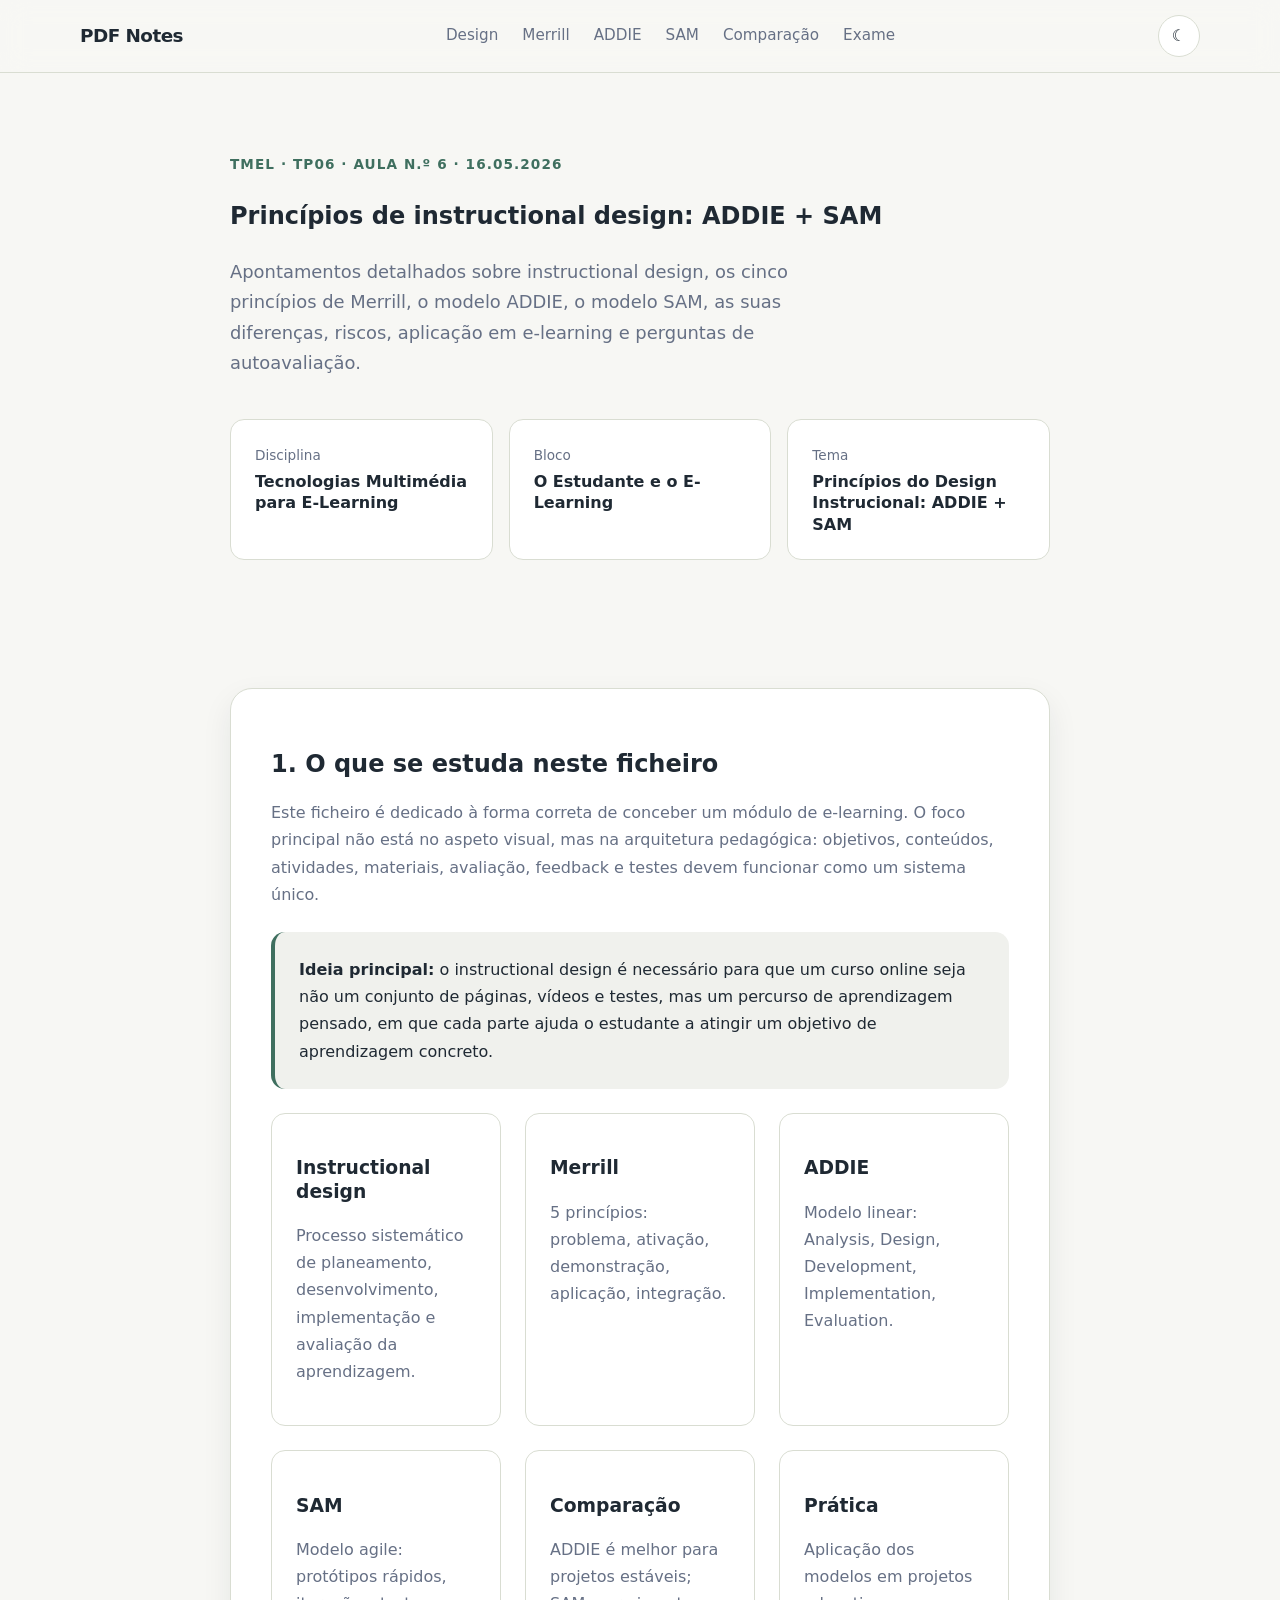
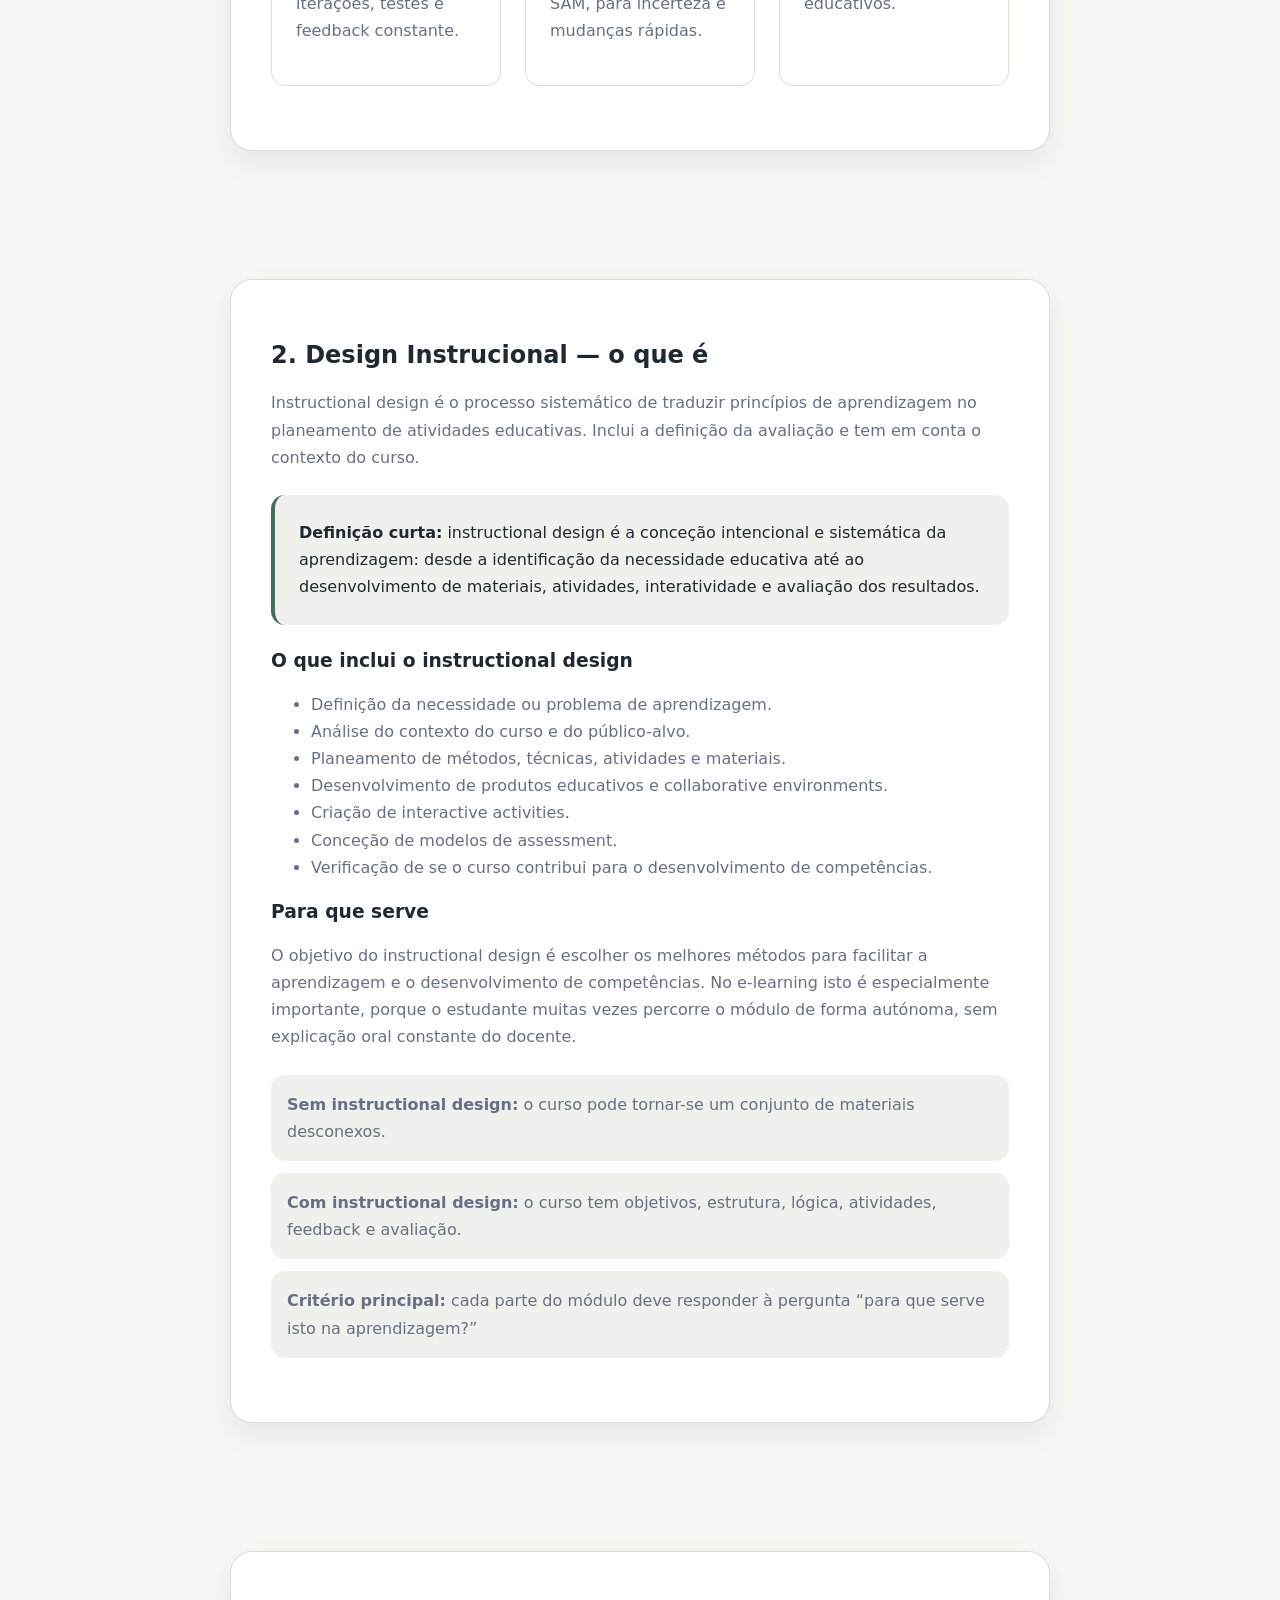
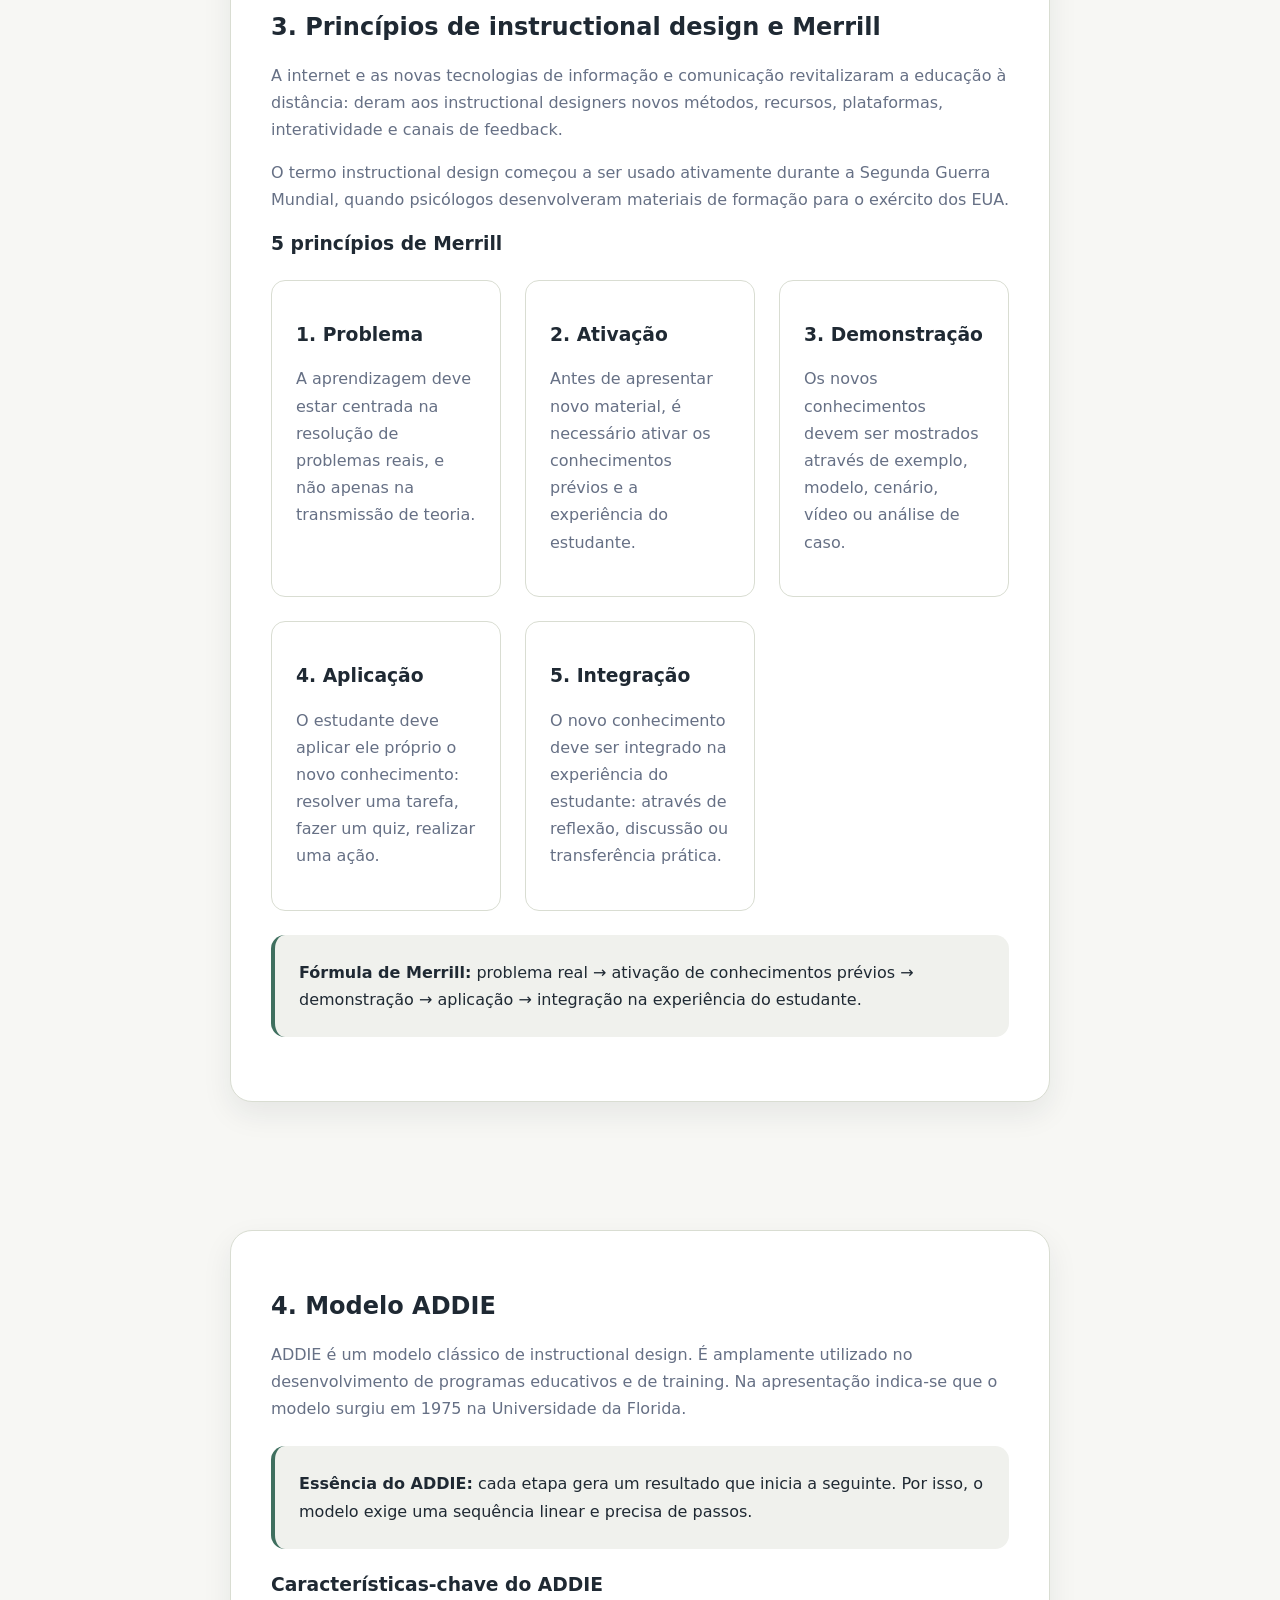
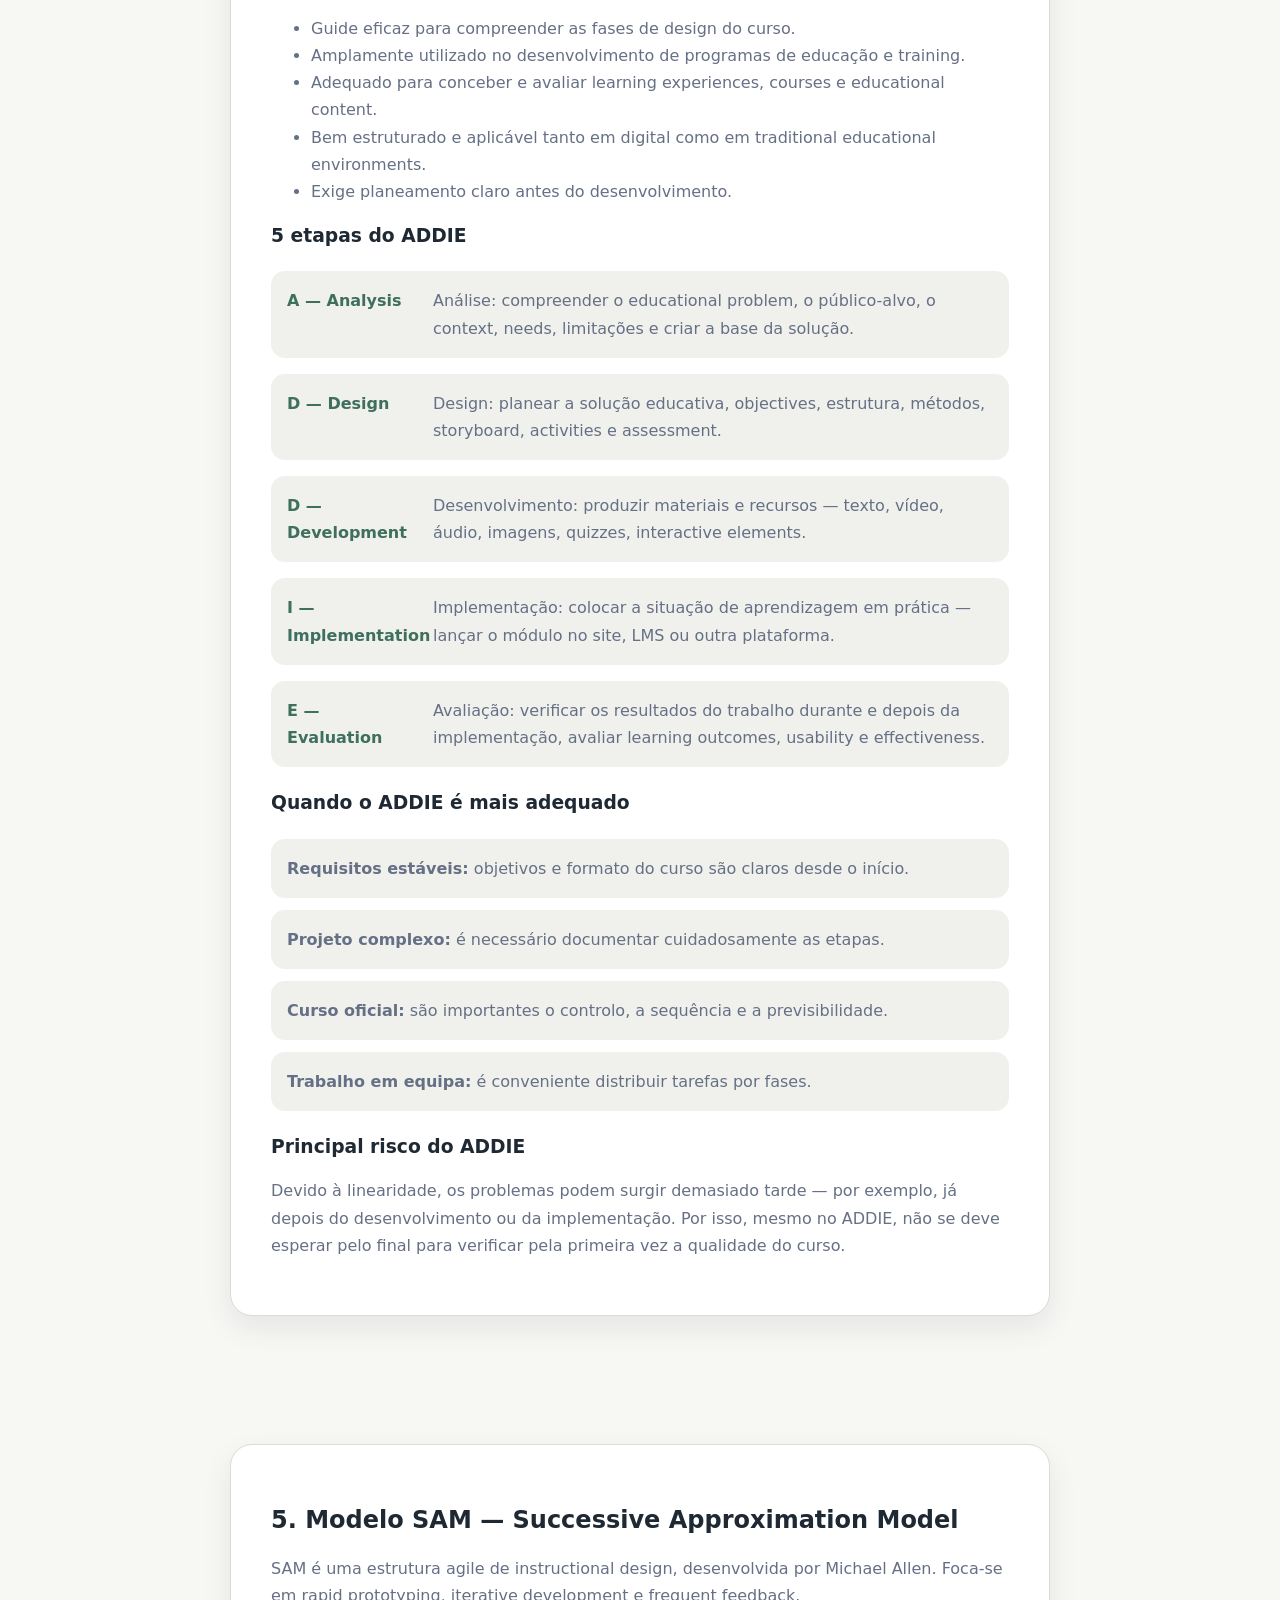
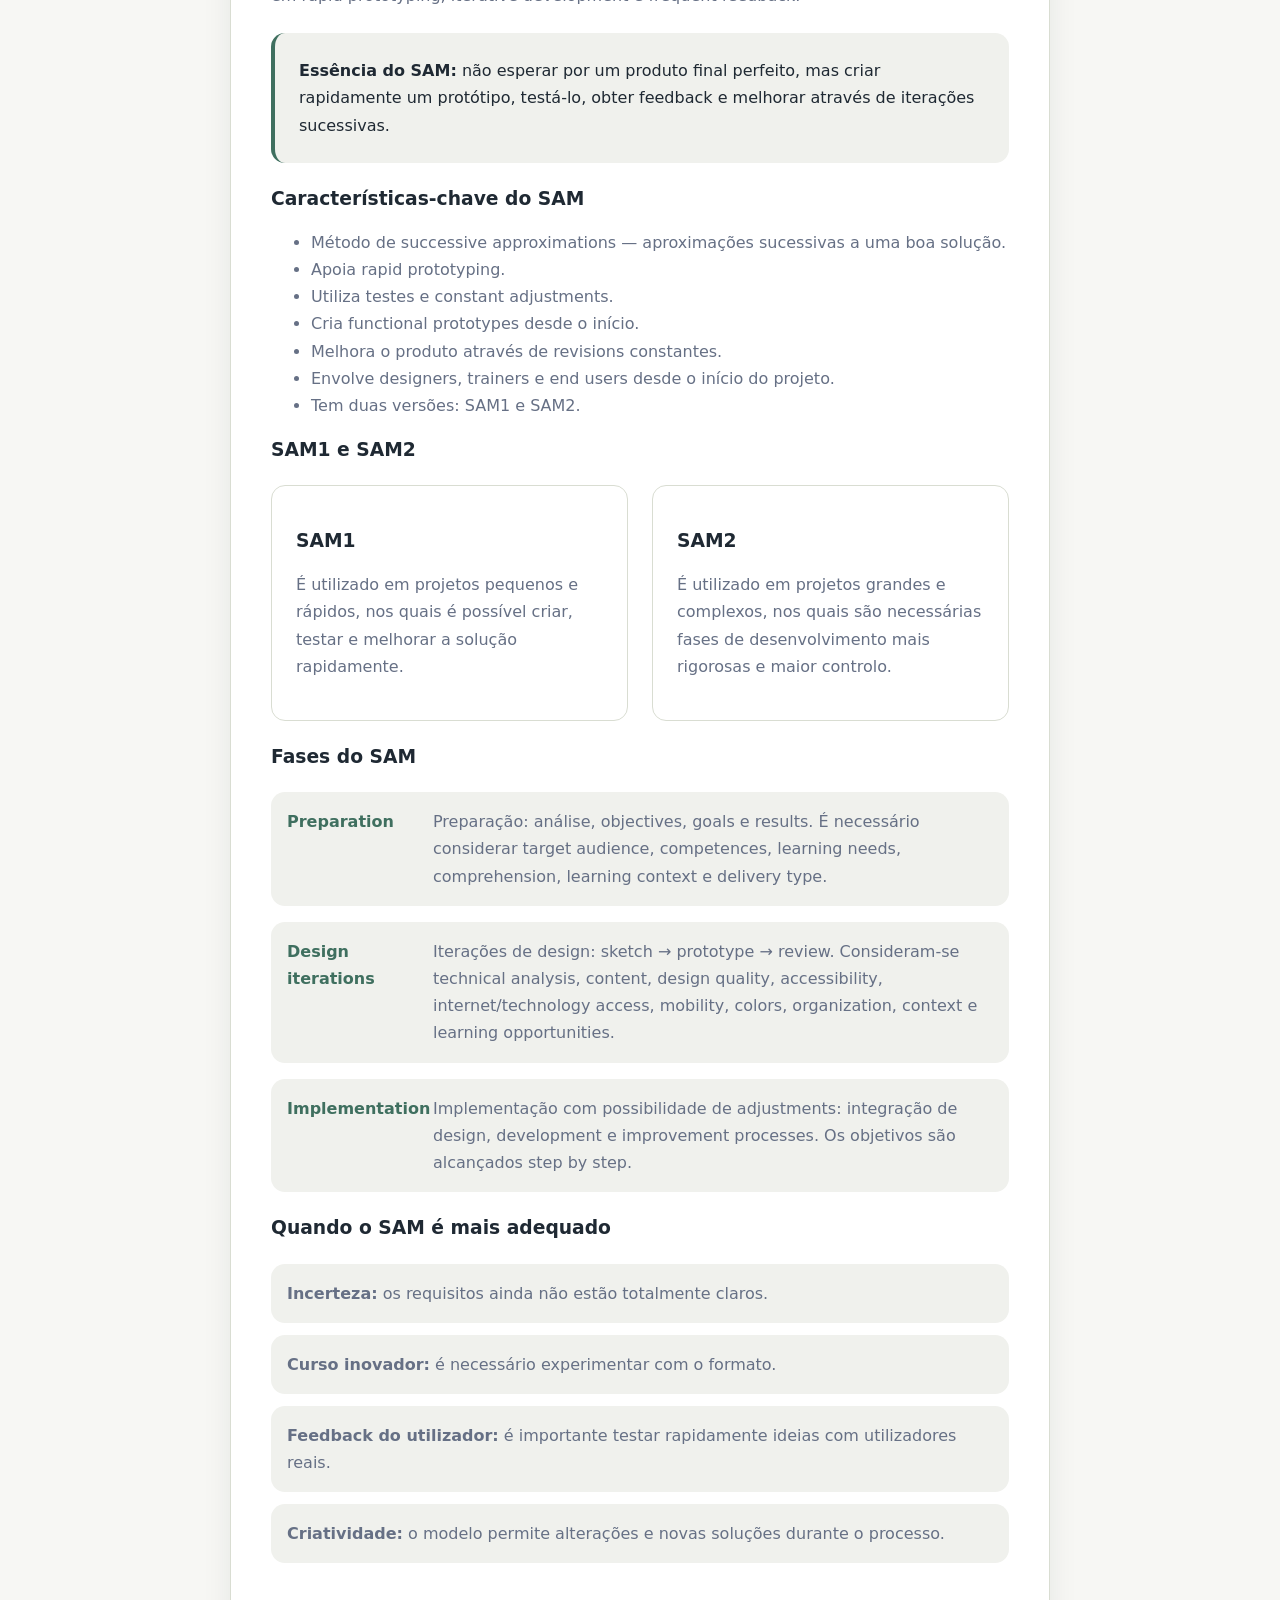
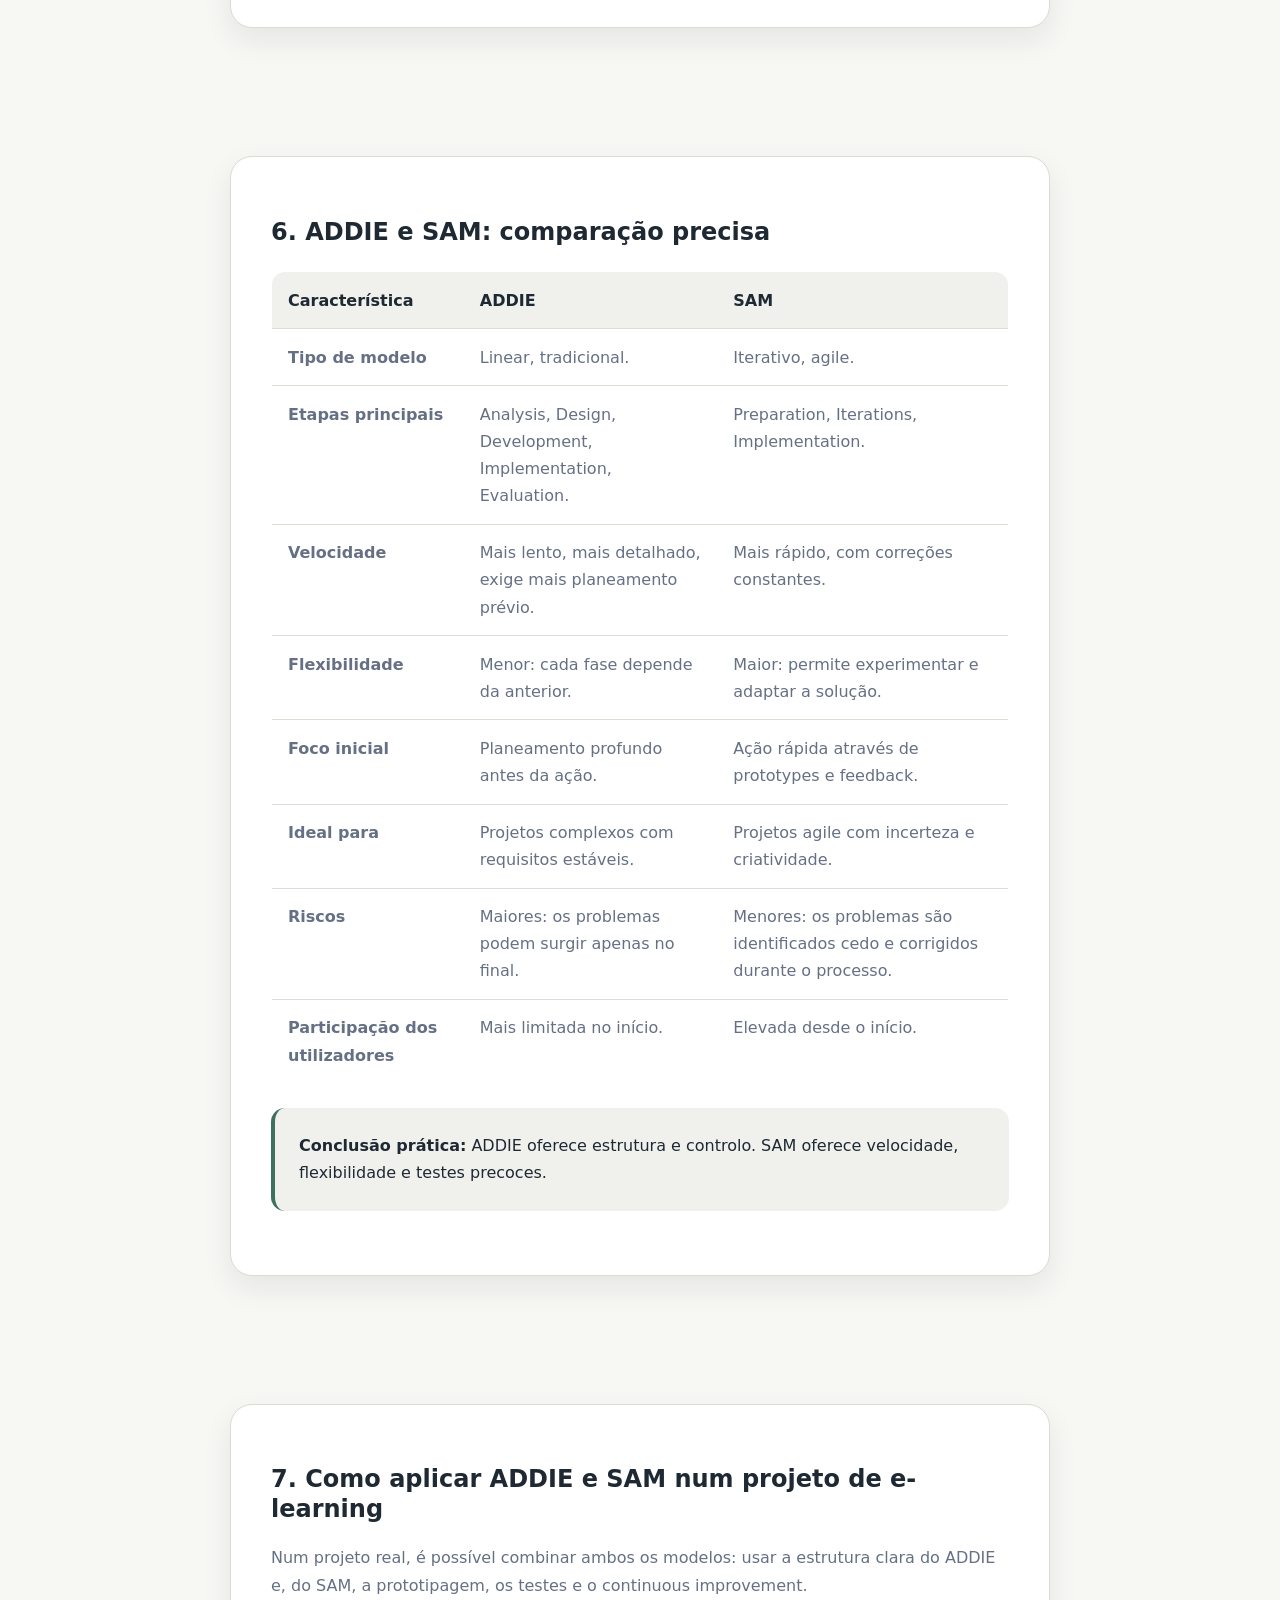
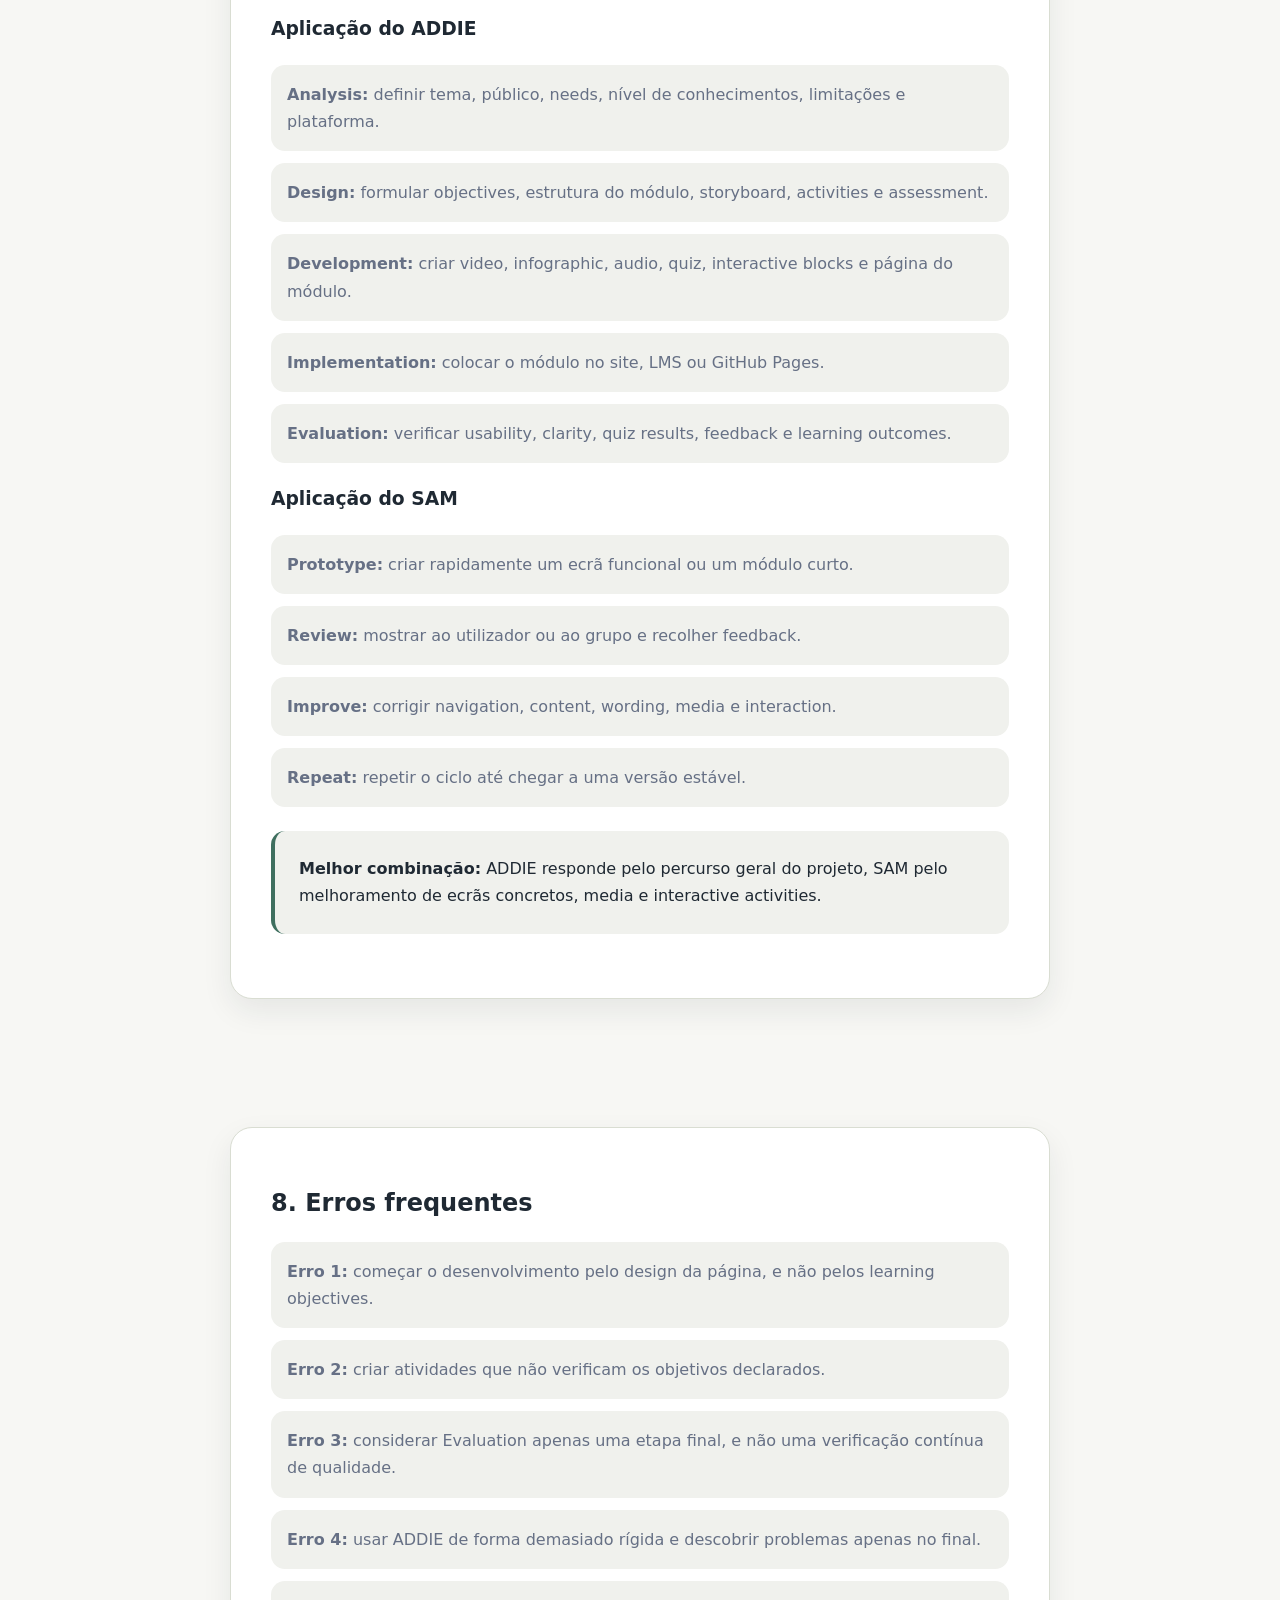
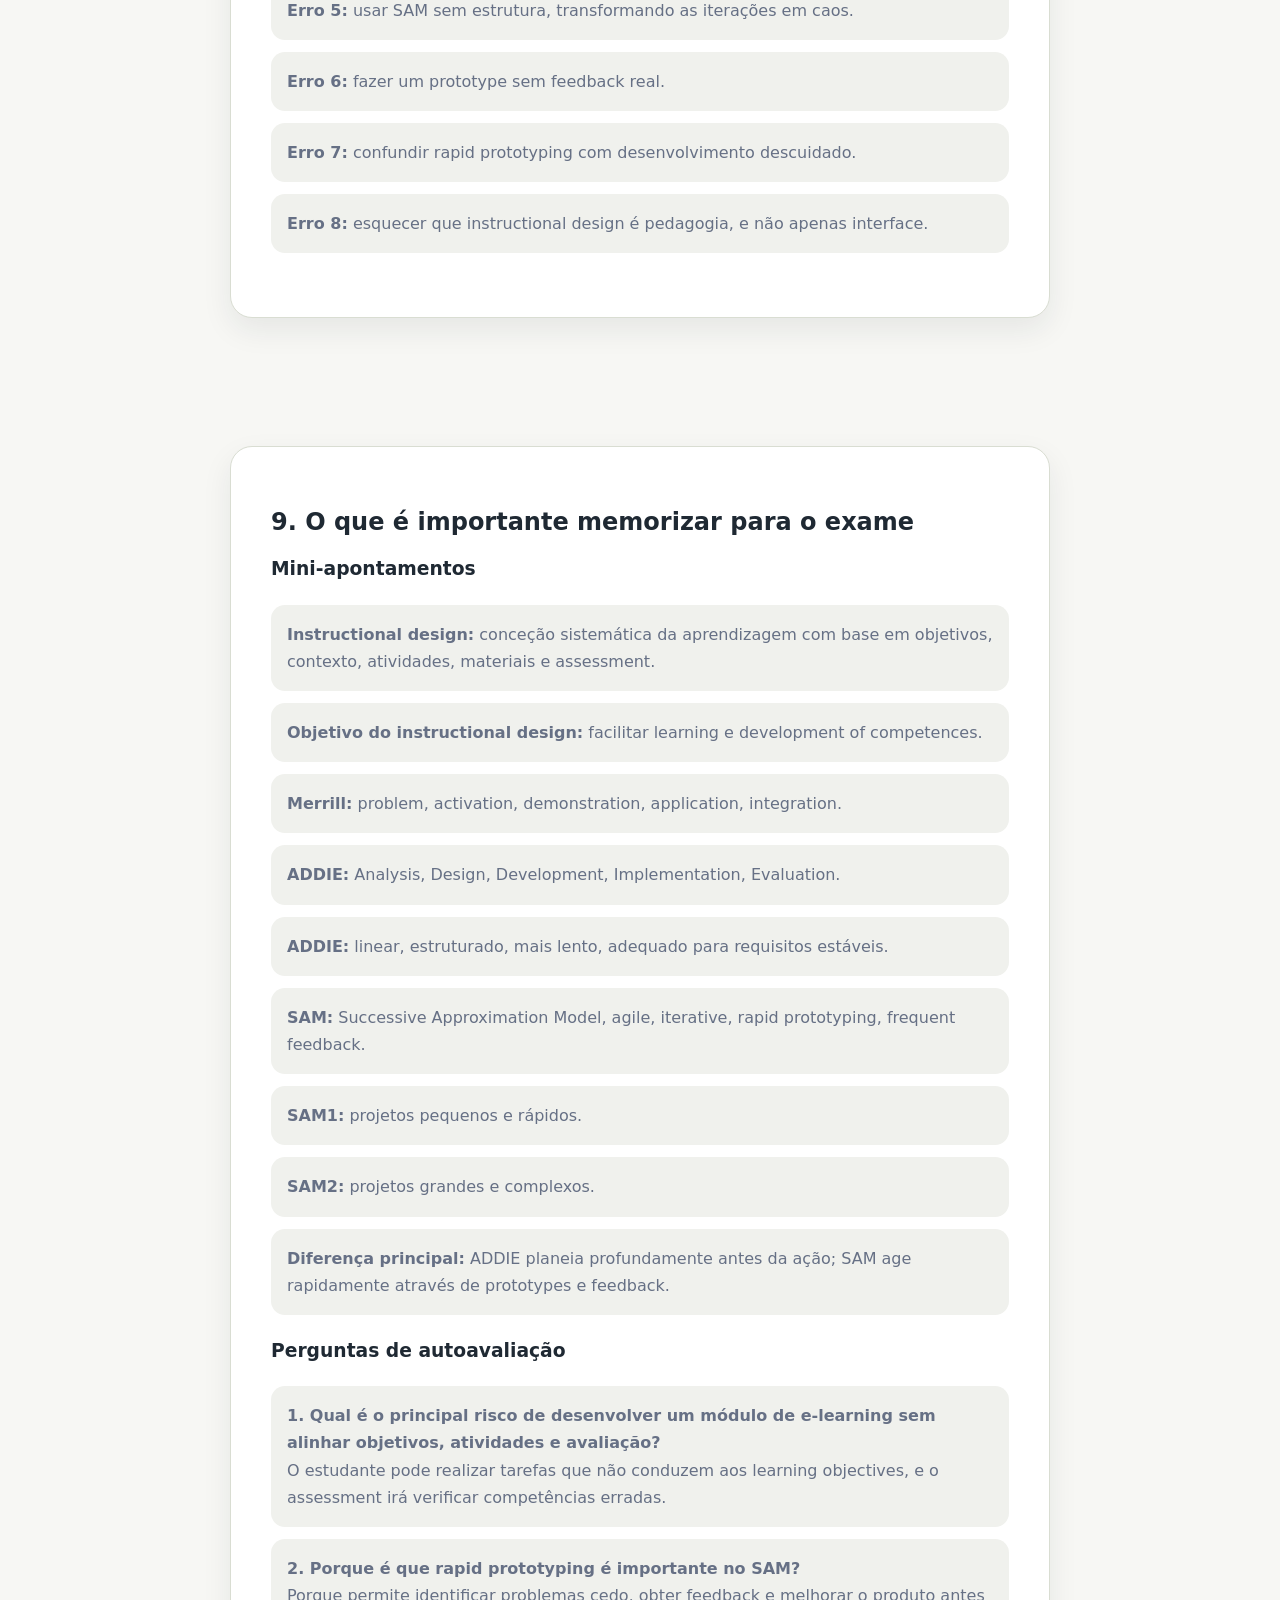
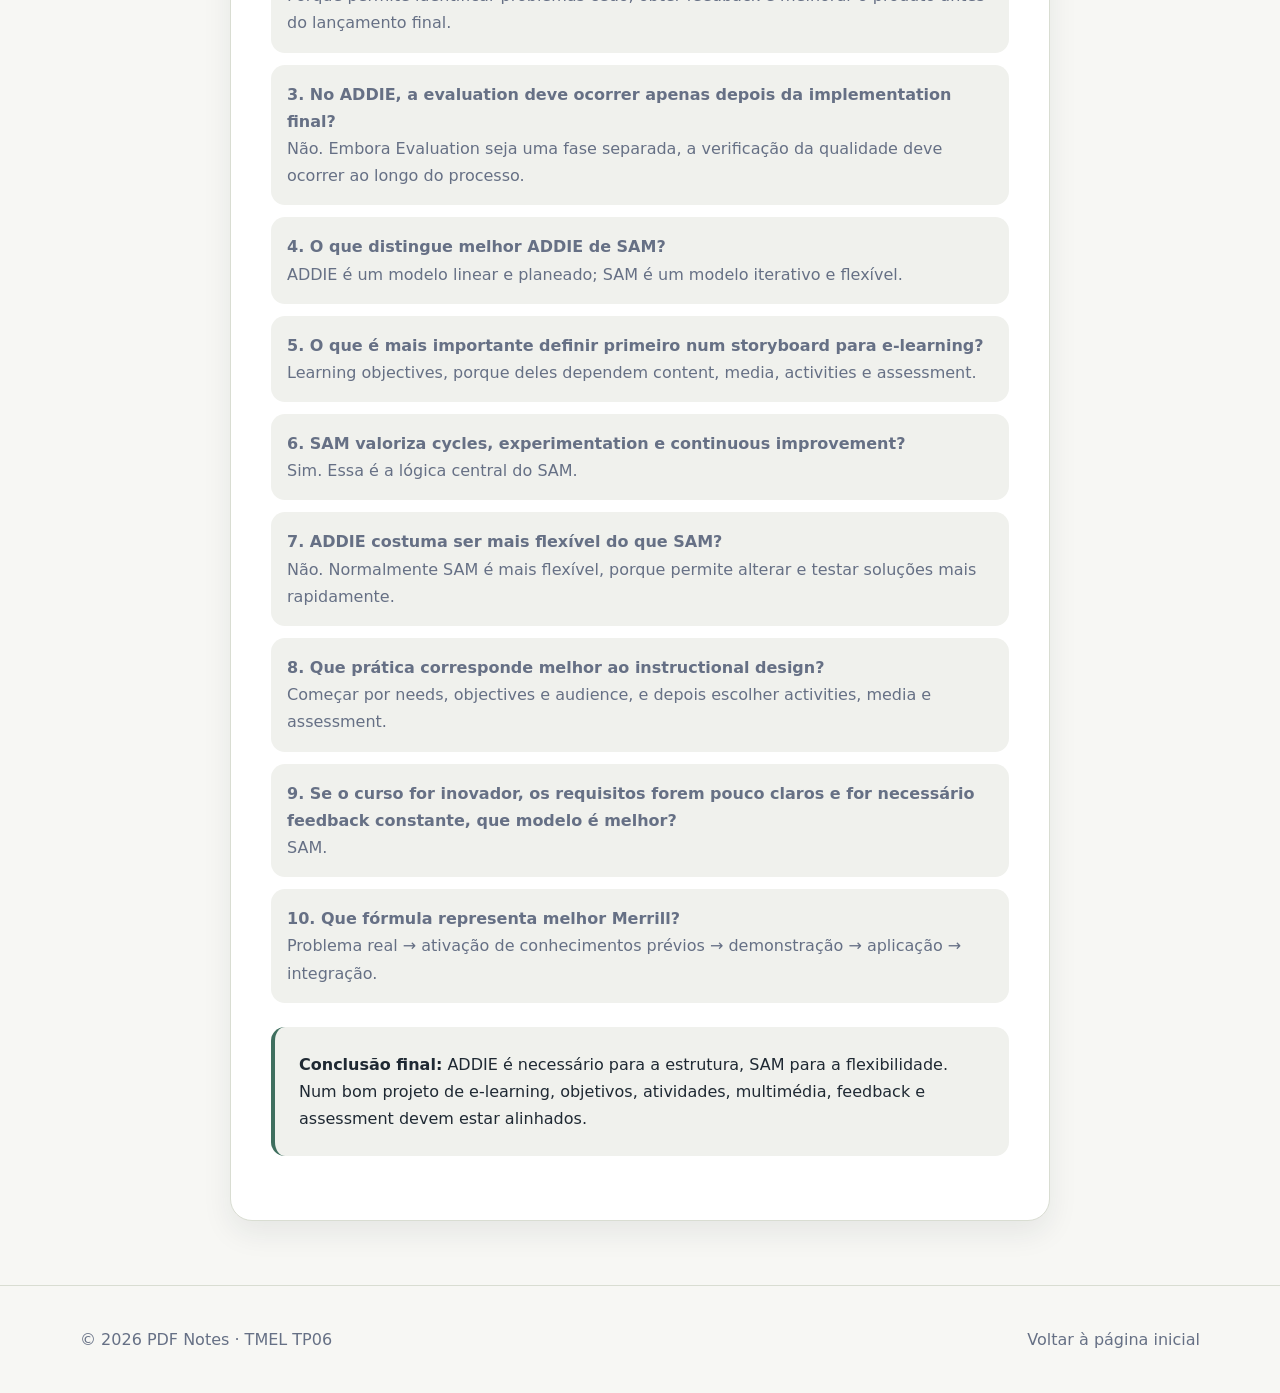
<file: file6.html>
<!-- file6.html -->
<!DOCTYPE html>
<html lang="pt-PT">
<head>
  <meta charset="UTF-8" />
  <meta name="viewport" content="width=device-width, initial-scale=1.0" />
  <title>TMEL TP06 — ADDIE e SAM</title>
  <link rel="stylesheet" href="styles.css" />
  <script src="script.js" defer></script>
</head>

<body>
  <header class="site-header">
    <div class="container header-content">
      <a href="index.html" class="logo">PDF Notes</a>

      <nav class="main-nav" aria-label="Navegação da página">
        <a href="#design">Design</a>
        <a href="#merrill">Merrill</a>
        <a href="#addie">ADDIE</a>
        <a href="#sam">SAM</a>
        <a href="#comparison">Comparação</a>
        <a href="#exam">Exame</a>
      </nav>

      <button class="theme-toggle" type="button" aria-label="Alternar tema">
        <span class="theme-toggle__icon">☾</span>
      </button>
    </div>
  </header>

  <main>
    <section class="section note-hero reveal">
      <div class="container note-layout">
        <p class="eyebrow">TMEL · TP06 · Aula n.º 6 · 16.05.2026</p>
        <h1>Princípios de instructional design: ADDIE + SAM</h1>
        <p class="hero-text">
          Apontamentos detalhados sobre instructional design, os cinco princípios de Merrill,
          o modelo ADDIE, o modelo SAM, as suas diferenças, riscos, aplicação em e-learning
          e perguntas de autoavaliação.
        </p>

        <div class="note-meta-grid">
          <div class="note-meta-card">
            <span>Disciplina</span>
            <strong>Tecnologias Multimédia para E-Learning</strong>
          </div>
          <div class="note-meta-card">
            <span>Bloco</span>
            <strong>O Estudante e o E-Learning</strong>
          </div>
          <div class="note-meta-card">
            <span>Tema</span>
            <strong>Princípios do Design Instrucional: ADDIE + SAM</strong>
          </div>
        </div>
      </div>
    </section>

    <section class="section reveal">
      <div class="container note-layout">
        <article class="note-content">
          <h2>1. O que se estuda neste ficheiro</h2>

          <p>
            Este ficheiro é dedicado à forma correta de conceber um módulo de e-learning.
            O foco principal não está no aspeto visual, mas na arquitetura pedagógica:
            objetivos, conteúdos, atividades, materiais, avaliação, feedback e testes devem
            funcionar como um sistema único.
          </p>

          <div class="callout">
            <strong>Ideia principal:</strong> o instructional design é necessário para que um curso online seja
            não um conjunto de páginas, vídeos e testes, mas um percurso de aprendizagem pensado, em que cada
            parte ajuda o estudante a atingir um objetivo de aprendizagem concreto.
          </div>

          <div class="topic-grid">
            <div class="topic-card">
              <h3>Instructional design</h3>
              <p>Processo sistemático de planeamento, desenvolvimento, implementação e avaliação da aprendizagem.</p>
            </div>

            <div class="topic-card">
              <h3>Merrill</h3>
              <p>5 princípios: problema, ativação, demonstração, aplicação, integração.</p>
            </div>

            <div class="topic-card">
              <h3>ADDIE</h3>
              <p>Modelo linear: Analysis, Design, Development, Implementation, Evaluation.</p>
            </div>

            <div class="topic-card">
              <h3>SAM</h3>
              <p>Modelo agile: protótipos rápidos, iterações, testes e feedback constante.</p>
            </div>

            <div class="topic-card">
              <h3>Comparação</h3>
              <p>ADDIE é melhor para projetos estáveis; SAM, para incerteza e mudanças rápidas.</p>
            </div>

            <div class="topic-card">
              <h3>Prática</h3>
              <p>Aplicação dos modelos em projetos educativos.</p>
            </div>
          </div>
        </article>
      </div>
    </section>

    <section id="design" class="section reveal">
      <div class="container note-layout">
        <article class="note-content">
          <h2>2. Design Instrucional — o que é</h2>

          <p>
            Instructional design é o processo sistemático de traduzir princípios de aprendizagem
            no planeamento de atividades educativas. Inclui a definição da avaliação
            e tem em conta o contexto do curso.
          </p>

          <div class="callout">
            <strong>Definição curta:</strong> instructional design é a conceção intencional e sistemática
            da aprendizagem: desde a identificação da necessidade educativa até ao desenvolvimento de materiais,
            atividades, interatividade e avaliação dos resultados.
          </div>

          <h3>O que inclui o instructional design</h3>
          <ul>
            <li>Definição da necessidade ou problema de aprendizagem.</li>
            <li>Análise do contexto do curso e do público-alvo.</li>
            <li>Planeamento de métodos, técnicas, atividades e materiais.</li>
            <li>Desenvolvimento de produtos educativos e collaborative environments.</li>
            <li>Criação de interactive activities.</li>
            <li>Conceção de modelos de assessment.</li>
            <li>Verificação de se o curso contribui para o desenvolvimento de competências.</li>
          </ul>

          <h3>Para que serve</h3>
          <p>
            O objetivo do instructional design é escolher os melhores métodos para facilitar a aprendizagem
            e o desenvolvimento de competências. No e-learning isto é especialmente importante, porque o estudante
            muitas vezes percorre o módulo de forma autónoma, sem explicação oral constante do docente.
          </p>

          <div class="compact-list">
            <p><strong>Sem instructional design:</strong> o curso pode tornar-se um conjunto de materiais desconexos.</p>
            <p><strong>Com instructional design:</strong> o curso tem objetivos, estrutura, lógica, atividades, feedback e avaliação.</p>
            <p><strong>Critério principal:</strong> cada parte do módulo deve responder à pergunta “para que serve isto na aprendizagem?”</p>
          </div>
        </article>
      </div>
    </section>

    <section id="merrill" class="section reveal">
      <div class="container note-layout">
        <article class="note-content">
          <h2>3. Princípios de instructional design e Merrill</h2>

          <p>
            A internet e as novas tecnologias de informação e comunicação revitalizaram
            a educação à distância: deram aos instructional designers novos métodos,
            recursos, plataformas, interatividade e canais de feedback.
          </p>

          <p>
            O termo instructional design começou a ser usado ativamente durante a Segunda Guerra Mundial,
            quando psicólogos desenvolveram materiais de formação para o exército dos EUA.
          </p>

          <h3>5 princípios de Merrill</h3>
          <div class="topic-grid">
            <div class="topic-card">
              <h3>1. Problema</h3>
              <p>
                A aprendizagem deve estar centrada na resolução de problemas reais, e não apenas
                na transmissão de teoria.
              </p>
            </div>

            <div class="topic-card">
              <h3>2. Ativação</h3>
              <p>
                Antes de apresentar novo material, é necessário ativar os conhecimentos prévios e a experiência do estudante.
              </p>
            </div>

            <div class="topic-card">
              <h3>3. Demonstração</h3>
              <p>
                Os novos conhecimentos devem ser mostrados através de exemplo, modelo, cenário, vídeo ou análise de caso.
              </p>
            </div>

            <div class="topic-card">
              <h3>4. Aplicação</h3>
              <p>
                O estudante deve aplicar ele próprio o novo conhecimento: resolver uma tarefa, fazer um quiz,
                realizar uma ação.
              </p>
            </div>

            <div class="topic-card">
              <h3>5. Integração</h3>
              <p>
                O novo conhecimento deve ser integrado na experiência do estudante: através de reflexão,
                discussão ou transferência prática.
              </p>
            </div>
          </div>

          <div class="callout">
            <strong>Fórmula de Merrill:</strong> problema real → ativação de conhecimentos prévios →
            demonstração → aplicação → integração na experiência do estudante.
          </div>
        </article>
      </div>
    </section>

    <section id="addie" class="section reveal">
      <div class="container note-layout">
        <article class="note-content">
          <h2>4. Modelo ADDIE</h2>

          <p>
            ADDIE é um modelo clássico de instructional design. É amplamente utilizado
            no desenvolvimento de programas educativos e de training. Na apresentação indica-se que
            o modelo surgiu em 1975 na Universidade da Florida.
          </p>

          <div class="callout">
            <strong>Essência do ADDIE:</strong> cada etapa gera um resultado que inicia a seguinte.
            Por isso, o modelo exige uma sequência linear e precisa de passos.
          </div>

          <h3>Características-chave do ADDIE</h3>
          <ul>
            <li>Guide eficaz para compreender as fases de design do curso.</li>
            <li>Amplamente utilizado no desenvolvimento de programas de educação e training.</li>
            <li>Adequado para conceber e avaliar learning experiences, courses e educational content.</li>
            <li>Bem estruturado e aplicável tanto em digital como em traditional educational environments.</li>
            <li>Exige planeamento claro antes do desenvolvimento.</li>
          </ul>

          <h3>5 etapas do ADDIE</h3>
          <div class="timeline">
            <div class="timeline-item">
              <span>A — Analysis</span>
              <p>
                Análise: compreender o educational problem, o público-alvo, o context, needs,
                limitações e criar a base da solução.
              </p>
            </div>

            <div class="timeline-item">
              <span>D — Design</span>
              <p>
                Design: planear a solução educativa, objectives, estrutura,
                métodos, storyboard, activities e assessment.
              </p>
            </div>

            <div class="timeline-item">
              <span>D — Development</span>
              <p>
                Desenvolvimento: produzir materiais e recursos — texto, vídeo, áudio,
                imagens, quizzes, interactive elements.
              </p>
            </div>

            <div class="timeline-item">
              <span>I — Implementation</span>
              <p>
                Implementação: colocar a situação de aprendizagem em prática — lançar o módulo
                no site, LMS ou outra plataforma.
              </p>
            </div>

            <div class="timeline-item">
              <span>E — Evaluation</span>
              <p>
                Avaliação: verificar os resultados do trabalho durante e depois da implementação,
                avaliar learning outcomes, usability e effectiveness.
              </p>
            </div>
          </div>

          <h3>Quando o ADDIE é mais adequado</h3>
          <div class="compact-list">
            <p><strong>Requisitos estáveis:</strong> objetivos e formato do curso são claros desde o início.</p>
            <p><strong>Projeto complexo:</strong> é necessário documentar cuidadosamente as etapas.</p>
            <p><strong>Curso oficial:</strong> são importantes o controlo, a sequência e a previsibilidade.</p>
            <p><strong>Trabalho em equipa:</strong> é conveniente distribuir tarefas por fases.</p>
          </div>

          <h3>Principal risco do ADDIE</h3>
          <p>
            Devido à linearidade, os problemas podem surgir demasiado tarde — por exemplo, já depois
            do desenvolvimento ou da implementação. Por isso, mesmo no ADDIE, não se deve esperar pelo final para
            verificar pela primeira vez a qualidade do curso.
          </p>
        </article>
      </div>
    </section>

    <section id="sam" class="section reveal">
      <div class="container note-layout">
        <article class="note-content">
          <h2>5. Modelo SAM — Successive Approximation Model</h2>

          <p>
            SAM é uma estrutura agile de instructional design, desenvolvida por Michael Allen.
            Foca-se em rapid prototyping, iterative development e frequent feedback.
          </p>

          <div class="callout">
            <strong>Essência do SAM:</strong> não esperar por um produto final perfeito, mas criar rapidamente
            um protótipo, testá-lo, obter feedback e melhorar através de iterações sucessivas.
          </div>

          <h3>Características-chave do SAM</h3>
          <ul>
            <li>Método de successive approximations — aproximações sucessivas a uma boa solução.</li>
            <li>Apoia rapid prototyping.</li>
            <li>Utiliza testes e constant adjustments.</li>
            <li>Cria functional prototypes desde o início.</li>
            <li>Melhora o produto através de revisions constantes.</li>
            <li>Envolve designers, trainers e end users desde o início do projeto.</li>
            <li>Tem duas versões: SAM1 e SAM2.</li>
          </ul>

          <h3>SAM1 e SAM2</h3>
          <div class="two-column">
            <div class="info-card">
              <h3>SAM1</h3>
              <p>
                É utilizado em projetos pequenos e rápidos, nos quais é possível criar,
                testar e melhorar a solução rapidamente.
              </p>
            </div>

            <div class="info-card">
              <h3>SAM2</h3>
              <p>
                É utilizado em projetos grandes e complexos, nos quais são necessárias fases
                de desenvolvimento mais rigorosas e maior controlo.
              </p>
            </div>
          </div>

          <h3>Fases do SAM</h3>
          <div class="timeline">
            <div class="timeline-item">
              <span>Preparation</span>
              <p>
                Preparação: análise, objectives, goals e results. É necessário considerar target audience,
                competences, learning needs, comprehension, learning context e delivery type.
              </p>
            </div>

            <div class="timeline-item">
              <span>Design iterations</span>
              <p>
                Iterações de design: sketch → prototype → review. Consideram-se technical analysis,
                content, design quality, accessibility, internet/technology access, mobility,
                colors, organization, context e learning opportunities.
              </p>
            </div>

            <div class="timeline-item">
              <span>Implementation</span>
              <p>
                Implementação com possibilidade de adjustments: integração de design, development
                e improvement processes. Os objetivos são alcançados step by step.
              </p>
            </div>
          </div>

          <h3>Quando o SAM é mais adequado</h3>
          <div class="compact-list">
            <p><strong>Incerteza:</strong> os requisitos ainda não estão totalmente claros.</p>
            <p><strong>Curso inovador:</strong> é necessário experimentar com o formato.</p>
            <p><strong>Feedback do utilizador:</strong> é importante testar rapidamente ideias com utilizadores reais.</p>
            <p><strong>Criatividade:</strong> o modelo permite alterações e novas soluções durante o processo.</p>
          </div>
        </article>
      </div>
    </section>

    <section id="comparison" class="section reveal">
      <div class="container note-layout">
        <article class="note-content">
          <h2>6. ADDIE e SAM: comparação precisa</h2>

          <div class="responsive-table">
            <table class="study-table">
              <thead>
                <tr>
                  <th>Característica</th>
                  <th>ADDIE</th>
                  <th>SAM</th>
                </tr>
              </thead>
              <tbody>
                <tr>
                  <td><strong>Tipo de modelo</strong></td>
                  <td>Linear, tradicional.</td>
                  <td>Iterativo, agile.</td>
                </tr>
                <tr>
                  <td><strong>Etapas principais</strong></td>
                  <td>Analysis, Design, Development, Implementation, Evaluation.</td>
                  <td>Preparation, Iterations, Implementation.</td>
                </tr>
                <tr>
                  <td><strong>Velocidade</strong></td>
                  <td>Mais lento, mais detalhado, exige mais planeamento prévio.</td>
                  <td>Mais rápido, com correções constantes.</td>
                </tr>
                <tr>
                  <td><strong>Flexibilidade</strong></td>
                  <td>Menor: cada fase depende da anterior.</td>
                  <td>Maior: permite experimentar e adaptar a solução.</td>
                </tr>
                <tr>
                  <td><strong>Foco inicial</strong></td>
                  <td>Planeamento profundo antes da ação.</td>
                  <td>Ação rápida através de prototypes e feedback.</td>
                </tr>
                <tr>
                  <td><strong>Ideal para</strong></td>
                  <td>Projetos complexos com requisitos estáveis.</td>
                  <td>Projetos agile com incerteza e criatividade.</td>
                </tr>
                <tr>
                  <td><strong>Riscos</strong></td>
                  <td>Maiores: os problemas podem surgir apenas no final.</td>
                  <td>Menores: os problemas são identificados cedo e corrigidos durante o processo.</td>
                </tr>
                <tr>
                  <td><strong>Participação dos utilizadores</strong></td>
                  <td>Mais limitada no início.</td>
                  <td>Elevada desde o início.</td>
                </tr>
              </tbody>
            </table>
          </div>

          <div class="callout">
            <strong>Conclusão prática:</strong> ADDIE oferece estrutura e controlo.
            SAM oferece velocidade, flexibilidade e testes precoces.
          </div>
        </article>
      </div>
    </section>

    <section class="section reveal">
      <div class="container note-layout">
        <article class="note-content">
          <h2>7. Como aplicar ADDIE e SAM num projeto de e-learning</h2>

          <p>
            Num projeto real, é possível combinar ambos os modelos: usar a estrutura clara do ADDIE
            e, do SAM, a prototipagem, os testes e o continuous improvement.
          </p>

          <h3>Aplicação do ADDIE</h3>
          <div class="compact-list">
            <p><strong>Analysis:</strong> definir tema, público, needs, nível de conhecimentos, limitações e plataforma.</p>
            <p><strong>Design:</strong> formular objectives, estrutura do módulo, storyboard, activities e assessment.</p>
            <p><strong>Development:</strong> criar video, infographic, audio, quiz, interactive blocks e página do módulo.</p>
            <p><strong>Implementation:</strong> colocar o módulo no site, LMS ou GitHub Pages.</p>
            <p><strong>Evaluation:</strong> verificar usability, clarity, quiz results, feedback e learning outcomes.</p>
          </div>

          <h3>Aplicação do SAM</h3>
          <div class="compact-list">
            <p><strong>Prototype:</strong> criar rapidamente um ecrã funcional ou um módulo curto.</p>
            <p><strong>Review:</strong> mostrar ao utilizador ou ao grupo e recolher feedback.</p>
            <p><strong>Improve:</strong> corrigir navigation, content, wording, media e interaction.</p>
            <p><strong>Repeat:</strong> repetir o ciclo até chegar a uma versão estável.</p>
          </div>

          <div class="callout">
            <strong>Melhor combinação:</strong> ADDIE responde pelo percurso geral do projeto,
            SAM pelo melhoramento de ecrãs concretos, media e interactive activities.
          </div>
        </article>
      </div>
    </section>

    <section class="section reveal">
      <div class="container note-layout">
        <article class="note-content">
          <h2>8. Erros frequentes</h2>

          <div class="compact-list">
            <p><strong>Erro 1:</strong> começar o desenvolvimento pelo design da página, e não pelos learning objectives.</p>
            <p><strong>Erro 2:</strong> criar atividades que não verificam os objetivos declarados.</p>
            <p><strong>Erro 3:</strong> considerar Evaluation apenas uma etapa final, e não uma verificação contínua de qualidade.</p>
            <p><strong>Erro 4:</strong> usar ADDIE de forma demasiado rígida e descobrir problemas apenas no final.</p>
            <p><strong>Erro 5:</strong> usar SAM sem estrutura, transformando as iterações em caos.</p>
            <p><strong>Erro 6:</strong> fazer um prototype sem feedback real.</p>
            <p><strong>Erro 7:</strong> confundir rapid prototyping com desenvolvimento descuidado.</p>
            <p><strong>Erro 8:</strong> esquecer que instructional design é pedagogia, e não apenas interface.</p>
          </div>
        </article>
      </div>
    </section>

    <section id="exam" class="section reveal">
      <div class="container note-layout">
        <article class="note-content">
          <h2>9. O que é importante memorizar para o exame</h2>

          <h3>Mini-apontamentos</h3>
          <div class="compact-list">
            <p><strong>Instructional design:</strong> conceção sistemática da aprendizagem com base em objetivos, contexto, atividades, materiais e assessment.</p>
            <p><strong>Objetivo do instructional design:</strong> facilitar learning e development of competences.</p>
            <p><strong>Merrill:</strong> problem, activation, demonstration, application, integration.</p>
            <p><strong>ADDIE:</strong> Analysis, Design, Development, Implementation, Evaluation.</p>
            <p><strong>ADDIE:</strong> linear, estruturado, mais lento, adequado para requisitos estáveis.</p>
            <p><strong>SAM:</strong> Successive Approximation Model, agile, iterative, rapid prototyping, frequent feedback.</p>
            <p><strong>SAM1:</strong> projetos pequenos e rápidos.</p>
            <p><strong>SAM2:</strong> projetos grandes e complexos.</p>
            <p><strong>Diferença principal:</strong> ADDIE planeia profundamente antes da ação; SAM age rapidamente através de prototypes e feedback.</p>
          </div>

          <h3>Perguntas de autoavaliação</h3>
          <div class="compact-list">
            <p><strong>1. Qual é o principal risco de desenvolver um módulo de e-learning sem alinhar objetivos, atividades e avaliação?</strong><br>
              O estudante pode realizar tarefas que não conduzem aos learning objectives, e o assessment irá verificar competências erradas.</p>

            <p><strong>2. Porque é que rapid prototyping é importante no SAM?</strong><br>
              Porque permite identificar problemas cedo, obter feedback e melhorar o produto antes do lançamento final.</p>

            <p><strong>3. No ADDIE, a evaluation deve ocorrer apenas depois da implementation final?</strong><br>
              Não. Embora Evaluation seja uma fase separada, a verificação da qualidade deve ocorrer ao longo do processo.</p>

            <p><strong>4. O que distingue melhor ADDIE de SAM?</strong><br>
              ADDIE é um modelo linear e planeado; SAM é um modelo iterativo e flexível.</p>

            <p><strong>5. O que é mais importante definir primeiro num storyboard para e-learning?</strong><br>
              Learning objectives, porque deles dependem content, media, activities e assessment.</p>

            <p><strong>6. SAM valoriza cycles, experimentation e continuous improvement?</strong><br>
              Sim. Essa é a lógica central do SAM.</p>

            <p><strong>7. ADDIE costuma ser mais flexível do que SAM?</strong><br>
              Não. Normalmente SAM é mais flexível, porque permite alterar e testar soluções mais rapidamente.</p>

            <p><strong>8. Que prática corresponde melhor ao instructional design?</strong><br>
              Começar por needs, objectives e audience, e depois escolher activities, media e assessment.</p>

            <p><strong>9. Se o curso for inovador, os requisitos forem pouco claros e for necessário feedback constante, que modelo é melhor?</strong><br>
              SAM.</p>

            <p><strong>10. Que fórmula representa melhor Merrill?</strong><br>
              Problema real → ativação de conhecimentos prévios → demonstração → aplicação → integração.</p>
          </div>

          <div class="callout">
            <strong>Conclusão final:</strong> ADDIE é necessário para a estrutura, SAM para a flexibilidade.
            Num bom projeto de e-learning, objetivos, atividades, multimédia, feedback e assessment
            devem estar alinhados.
          </div>
        </article>
      </div>
    </section>
  </main>

  <footer class="site-footer">
    <div class="container footer-content">
      <p>© 2026 PDF Notes · TMEL TP06</p>
      <a href="index.html">Voltar à página inicial</a>
    </div>
  </footer>
</body>
</html>
</file>
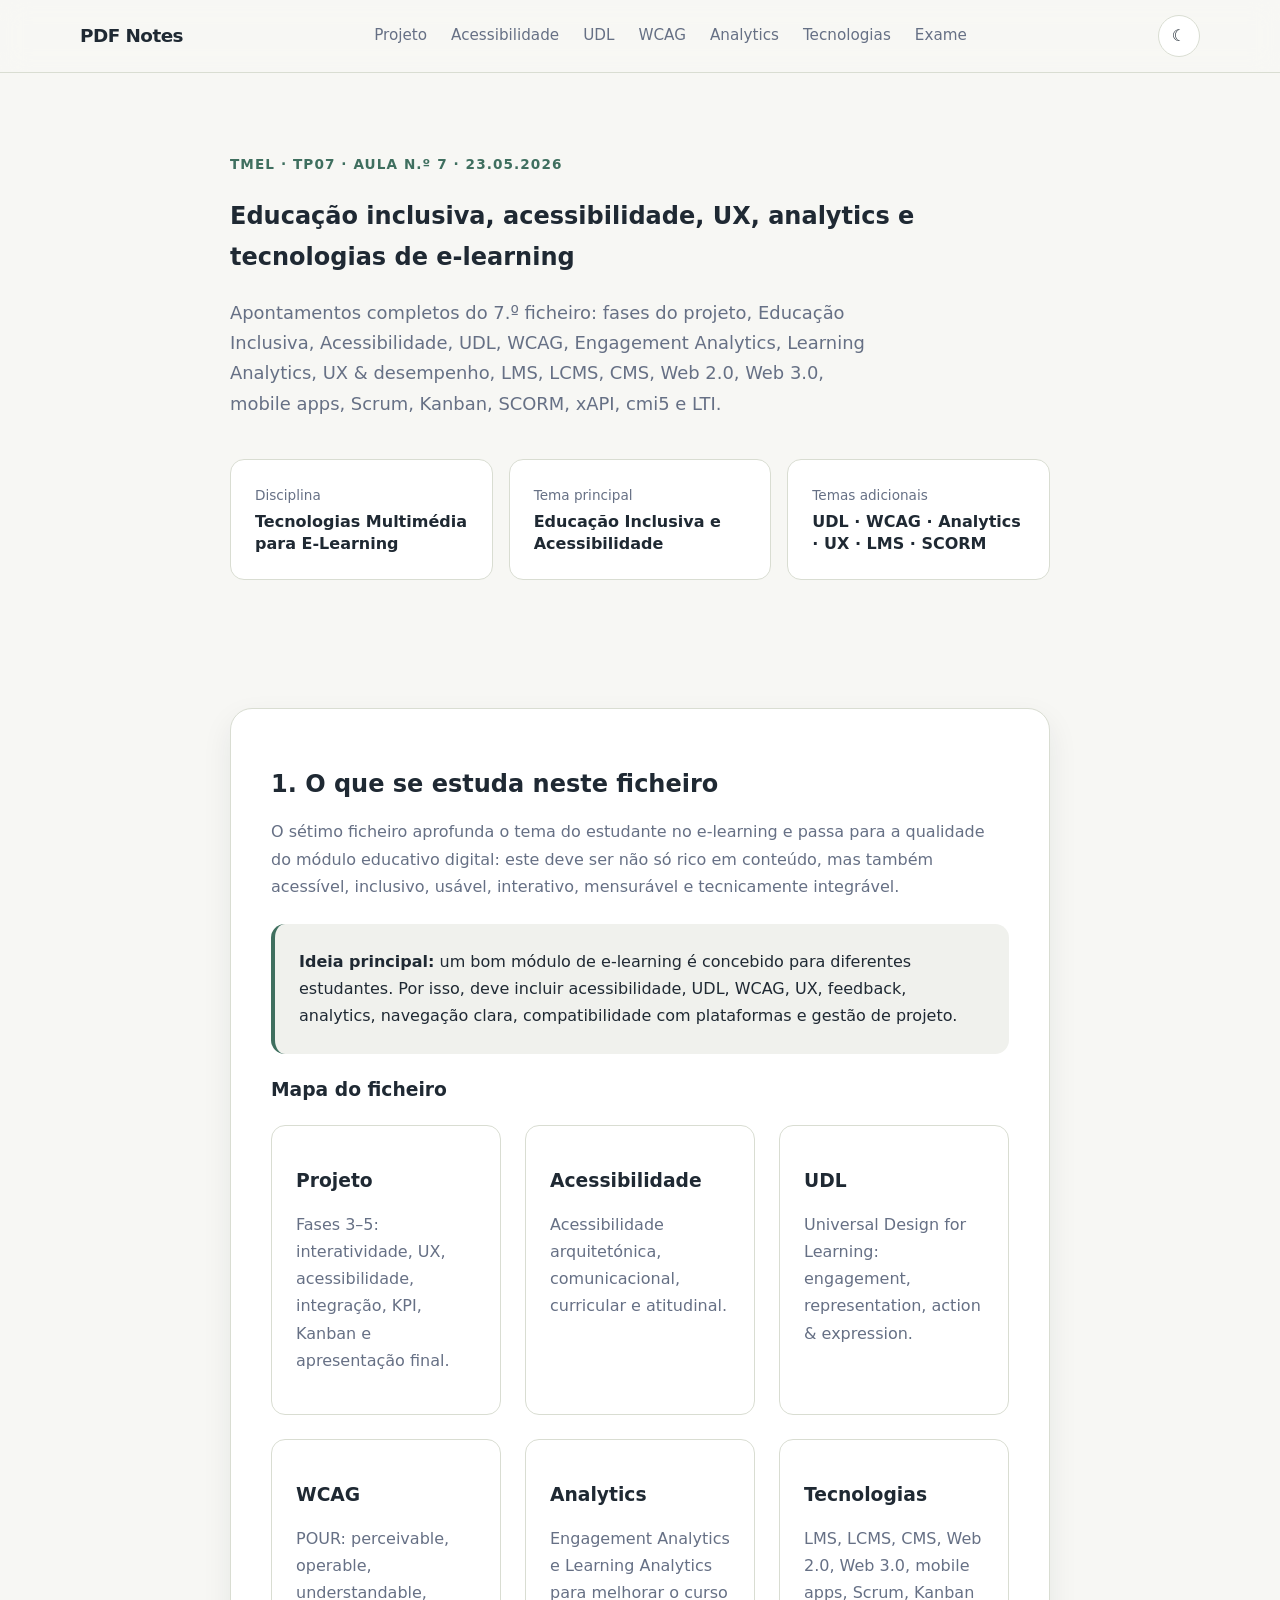
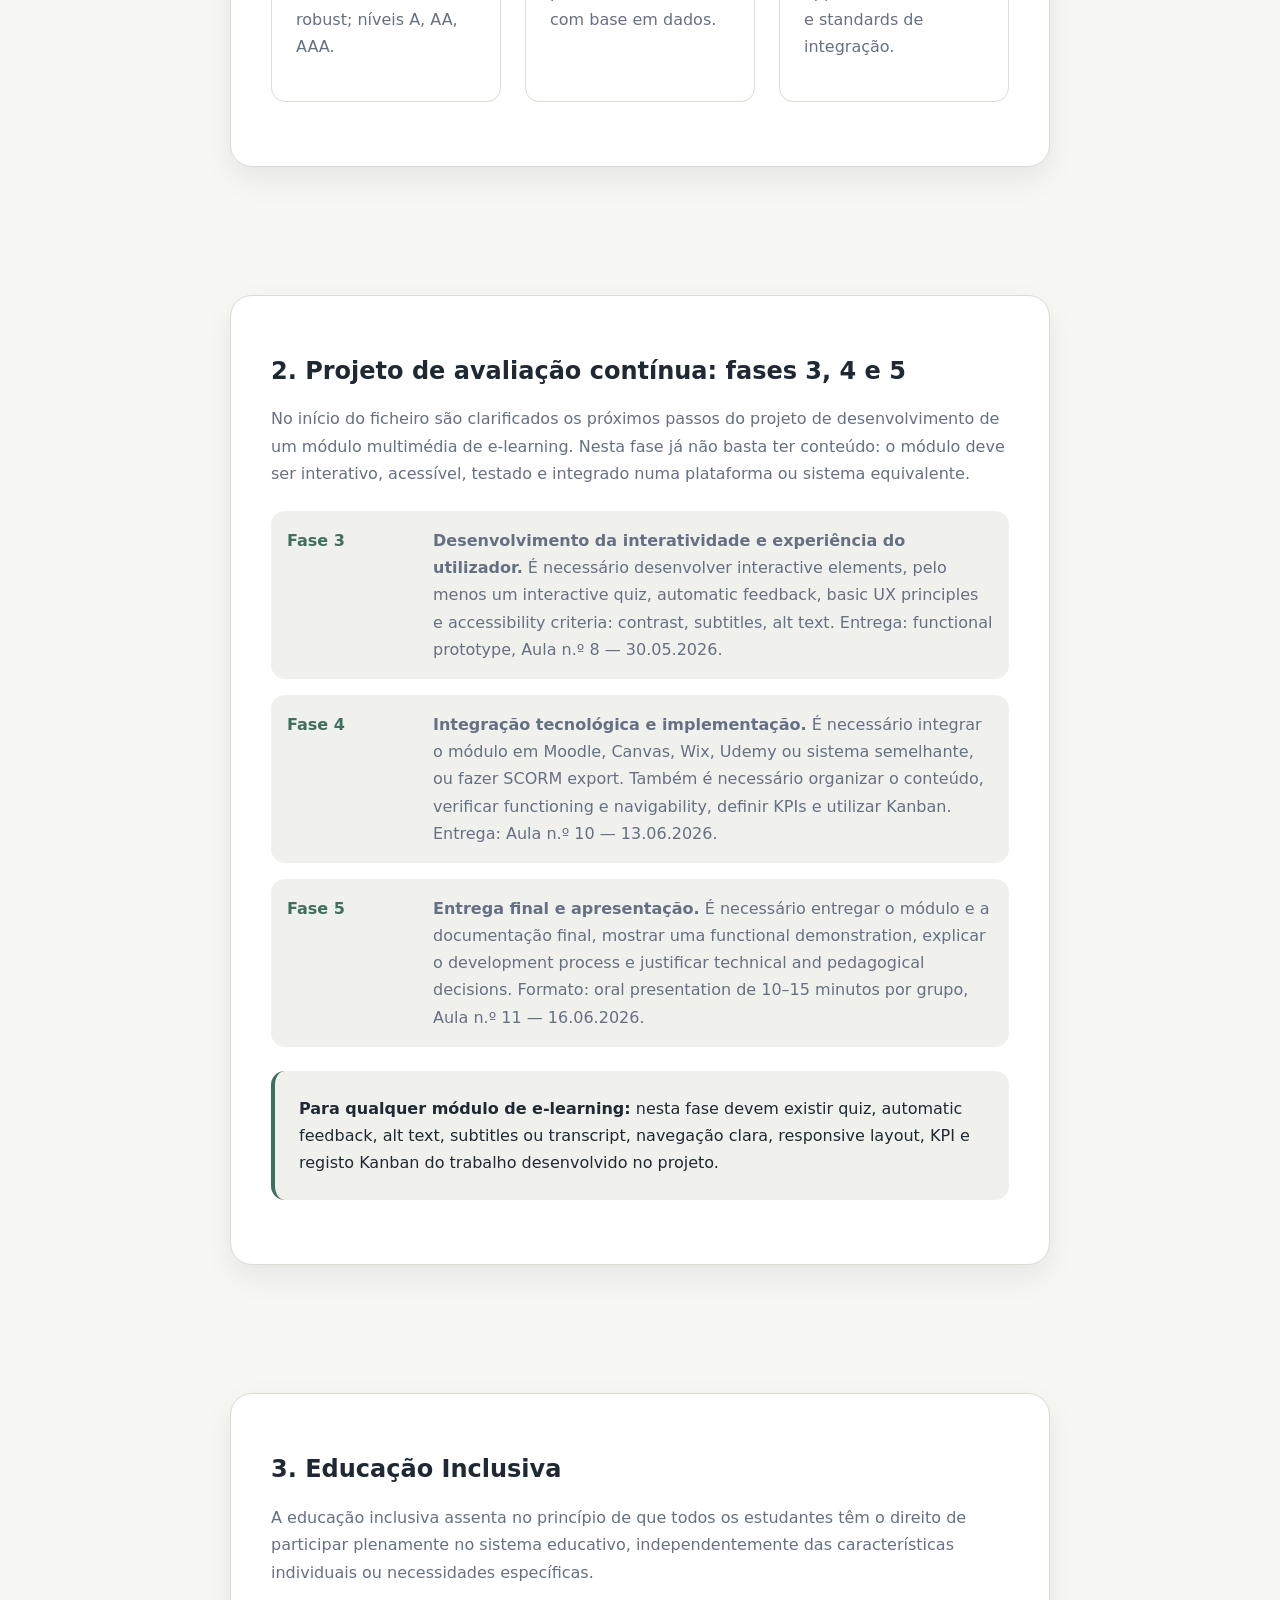
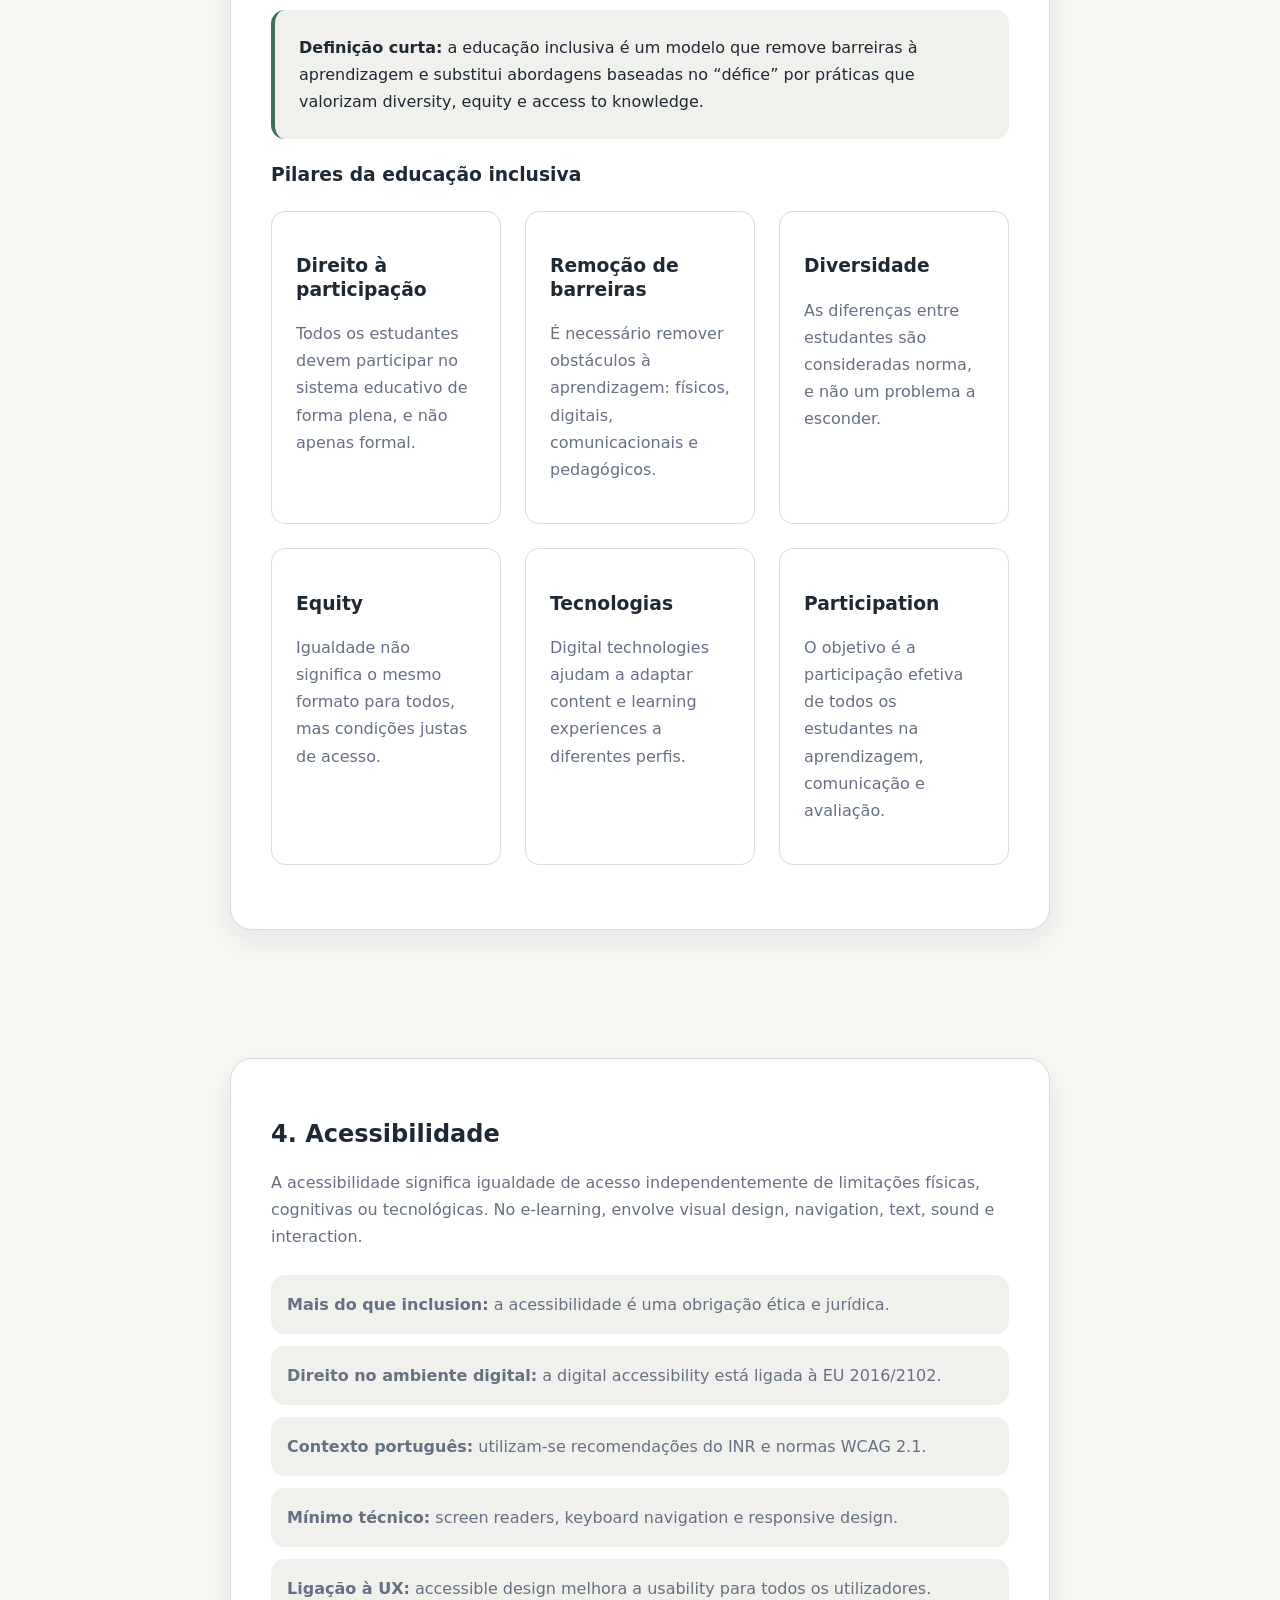
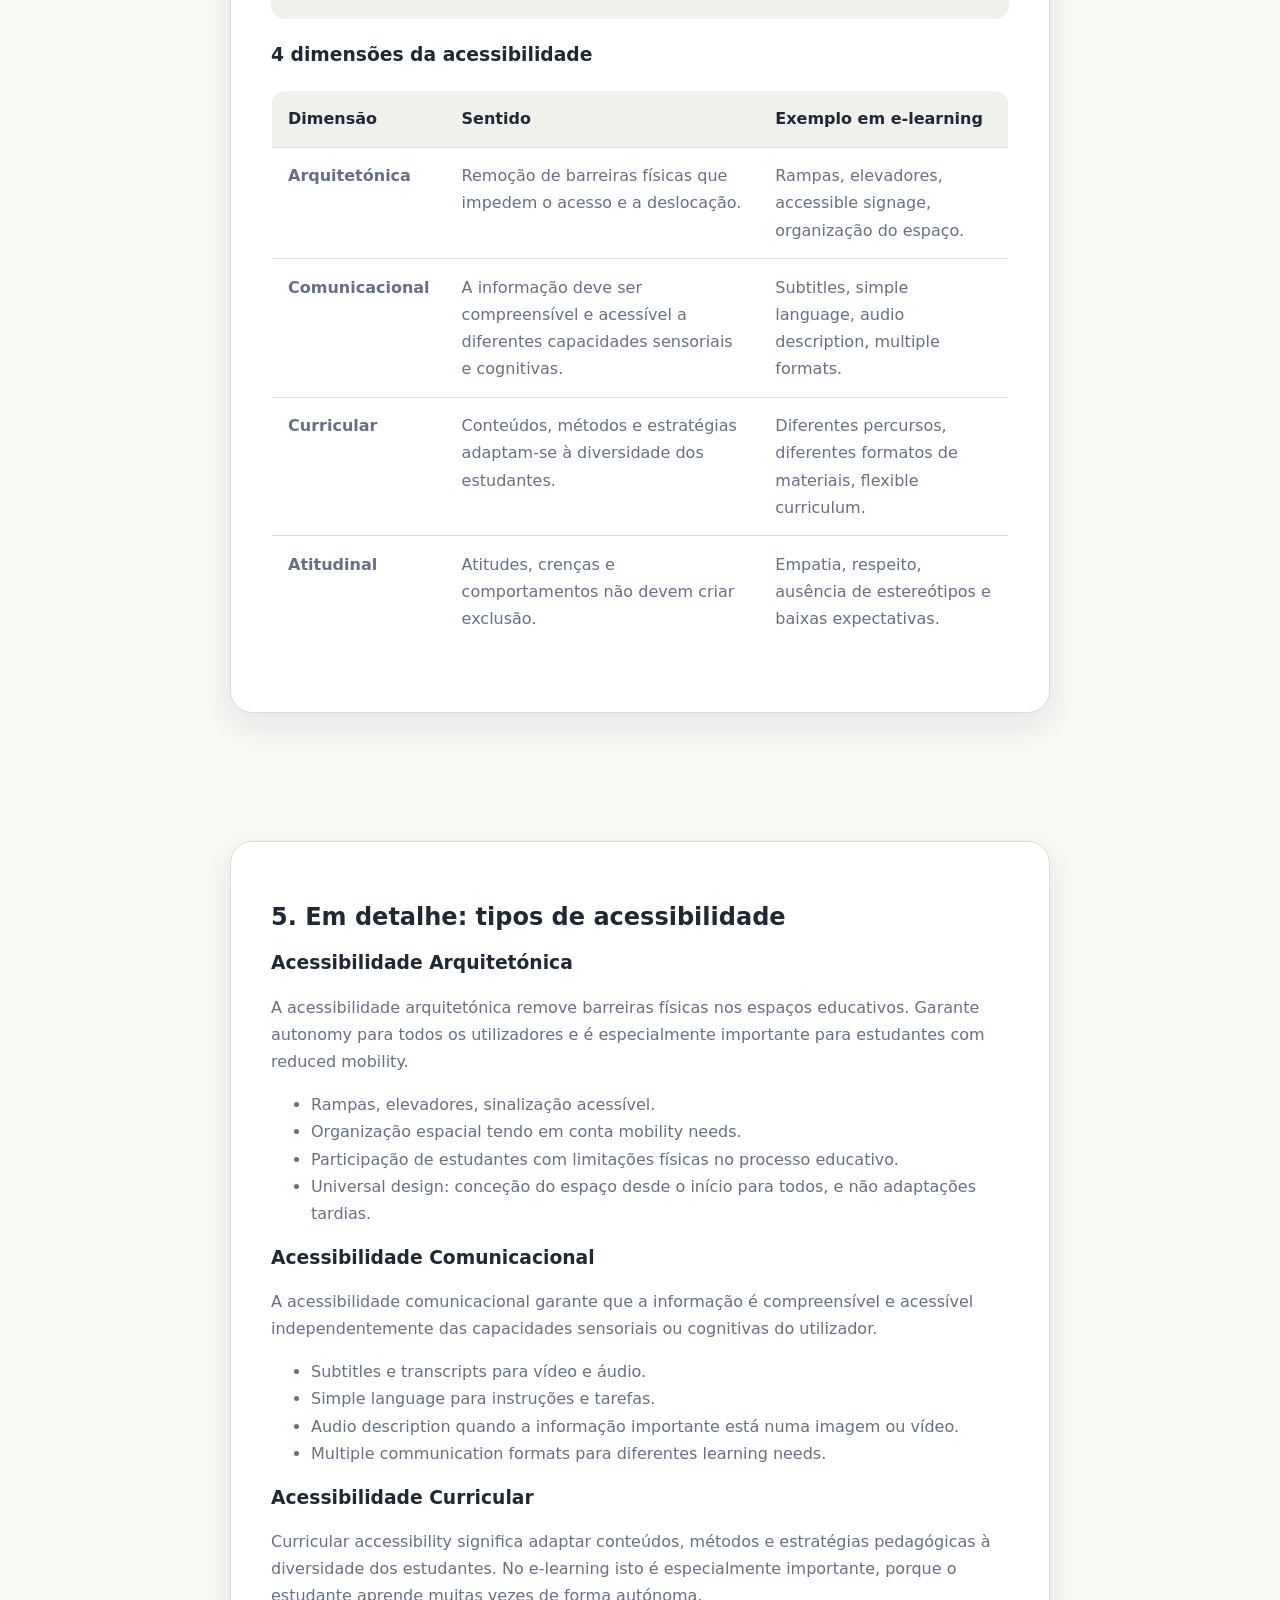
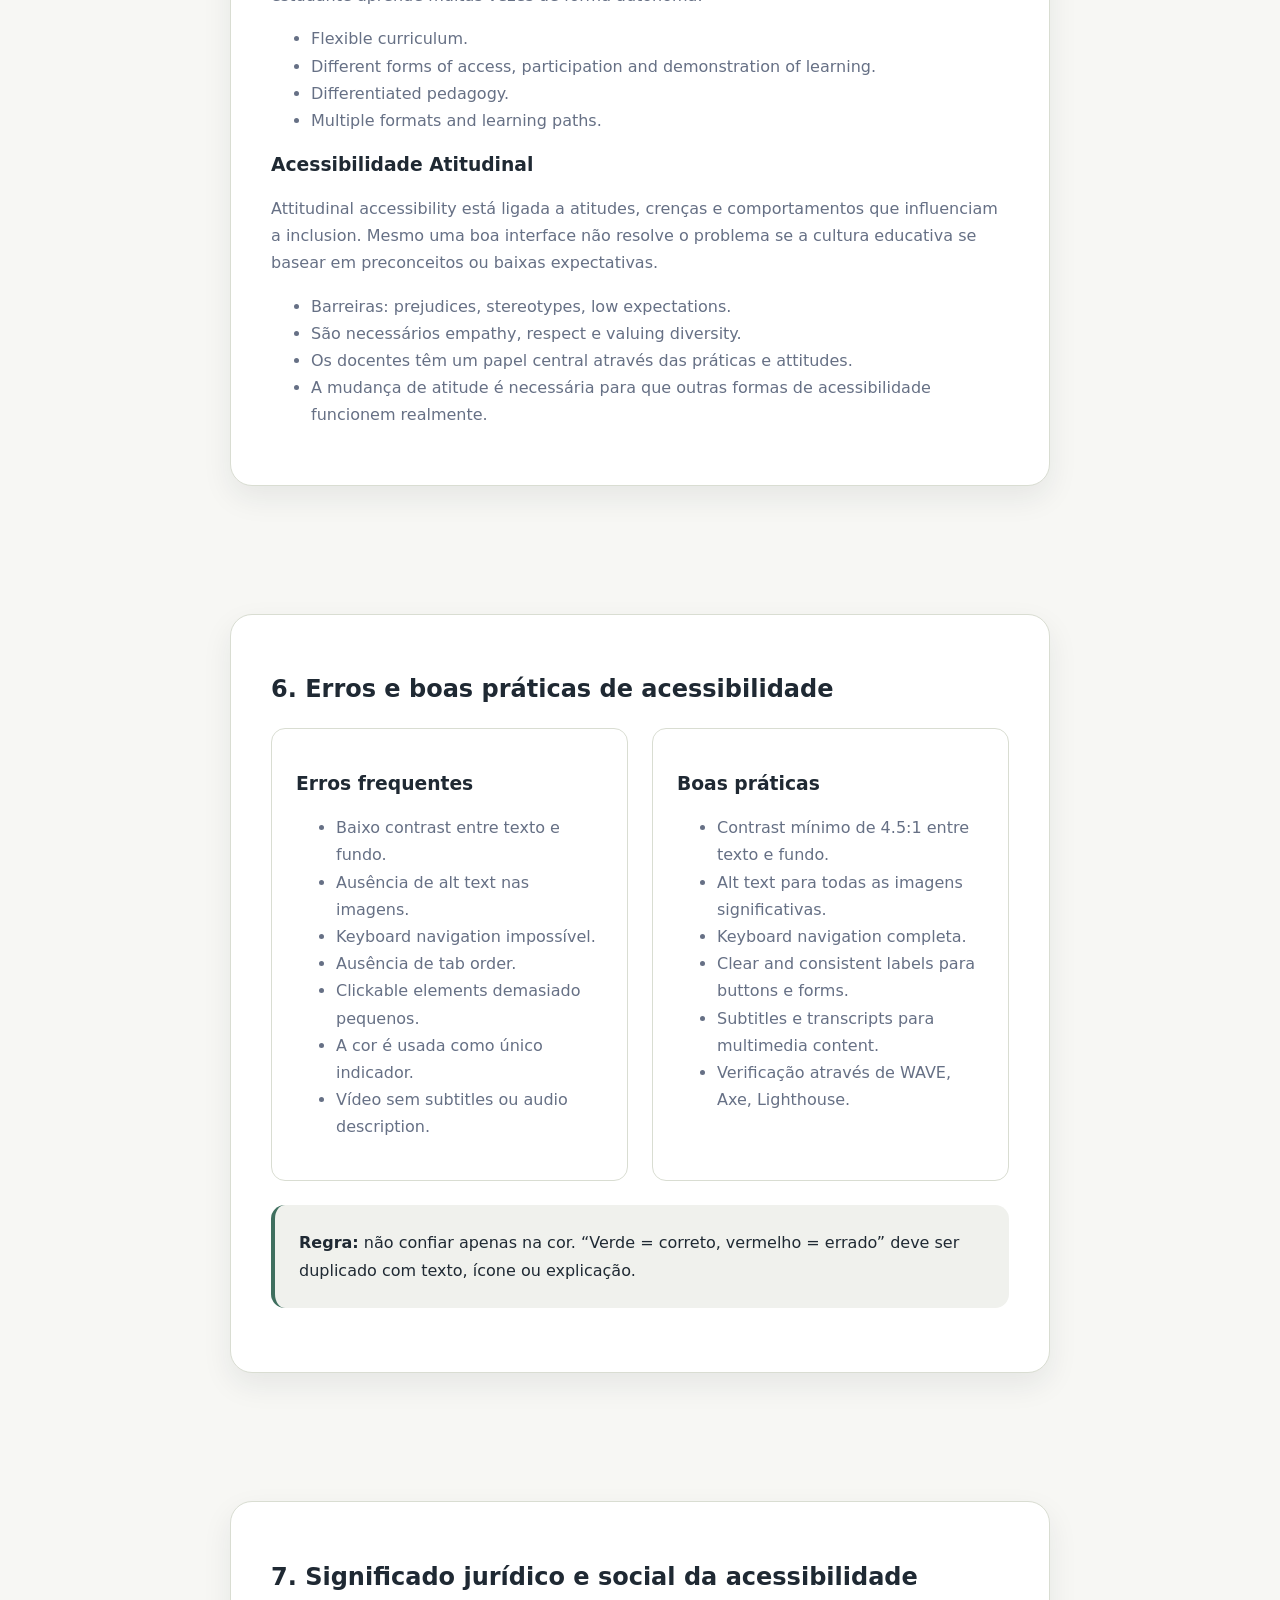
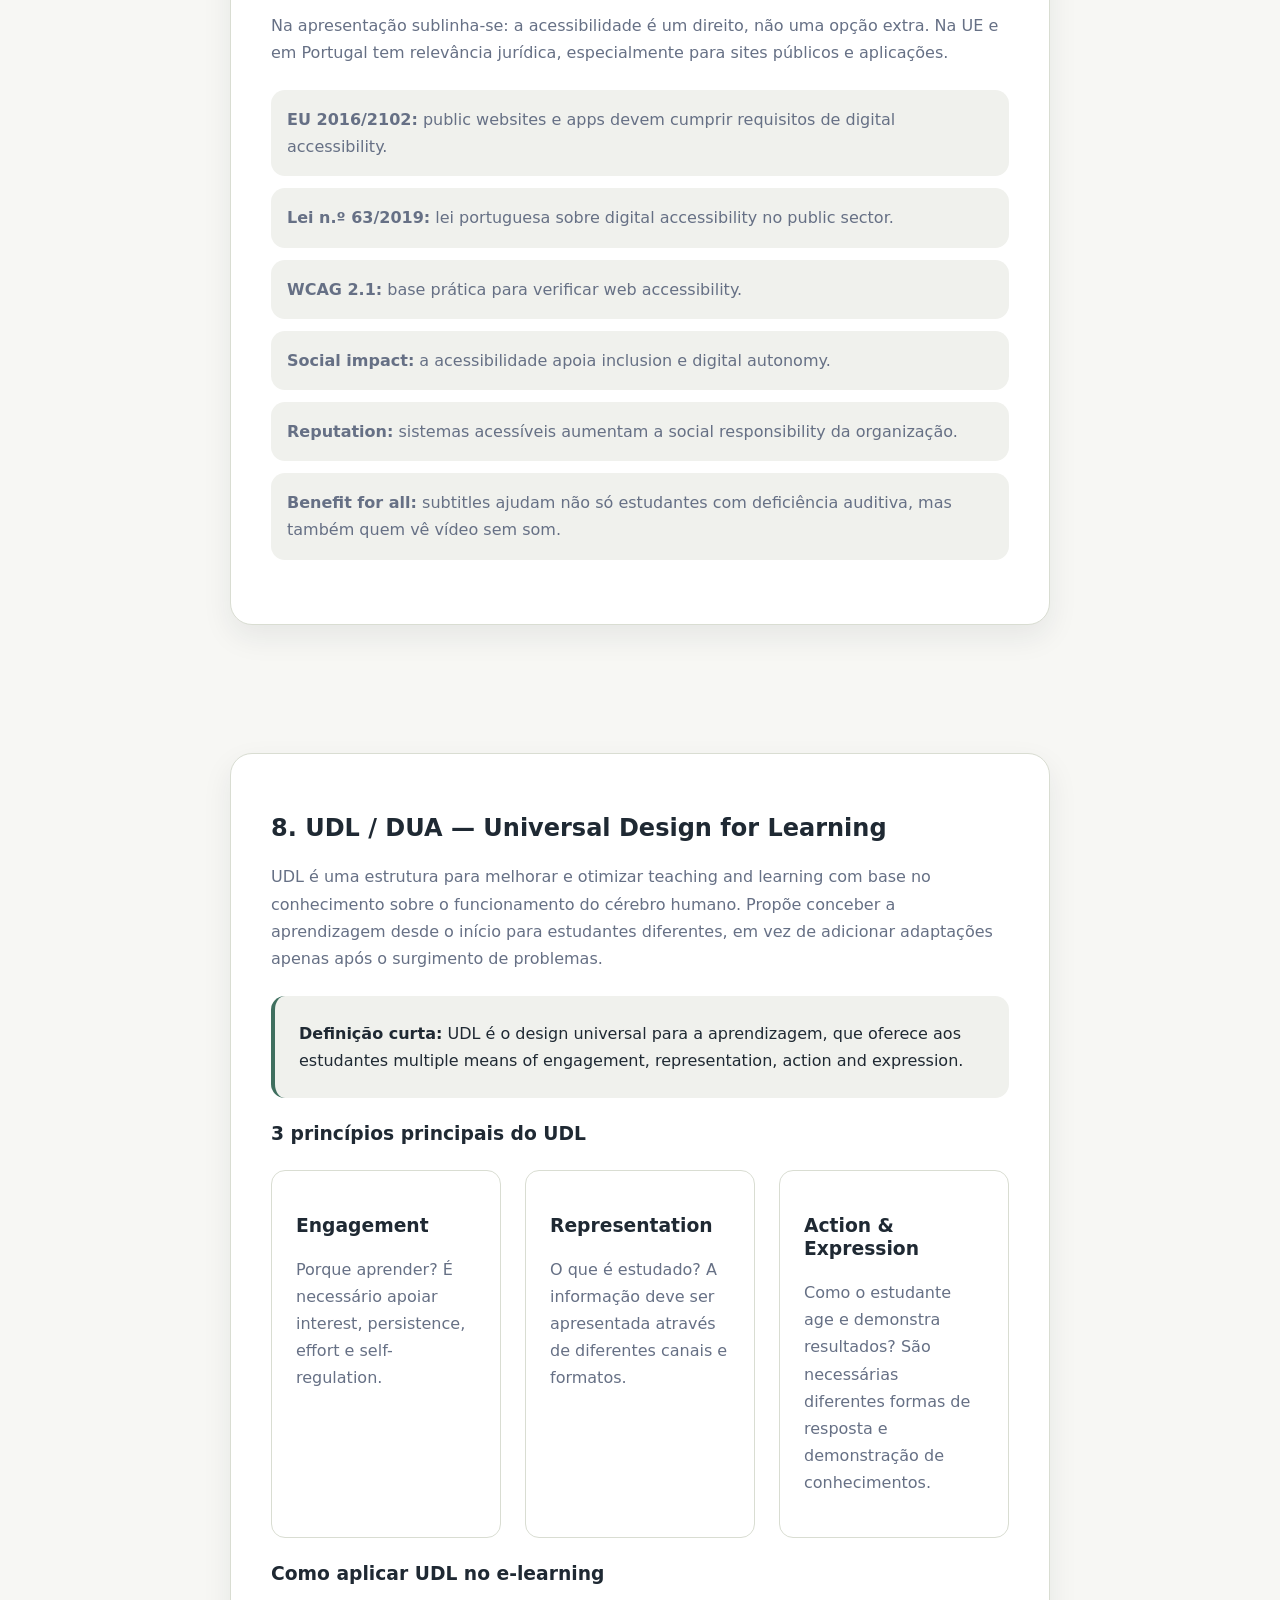
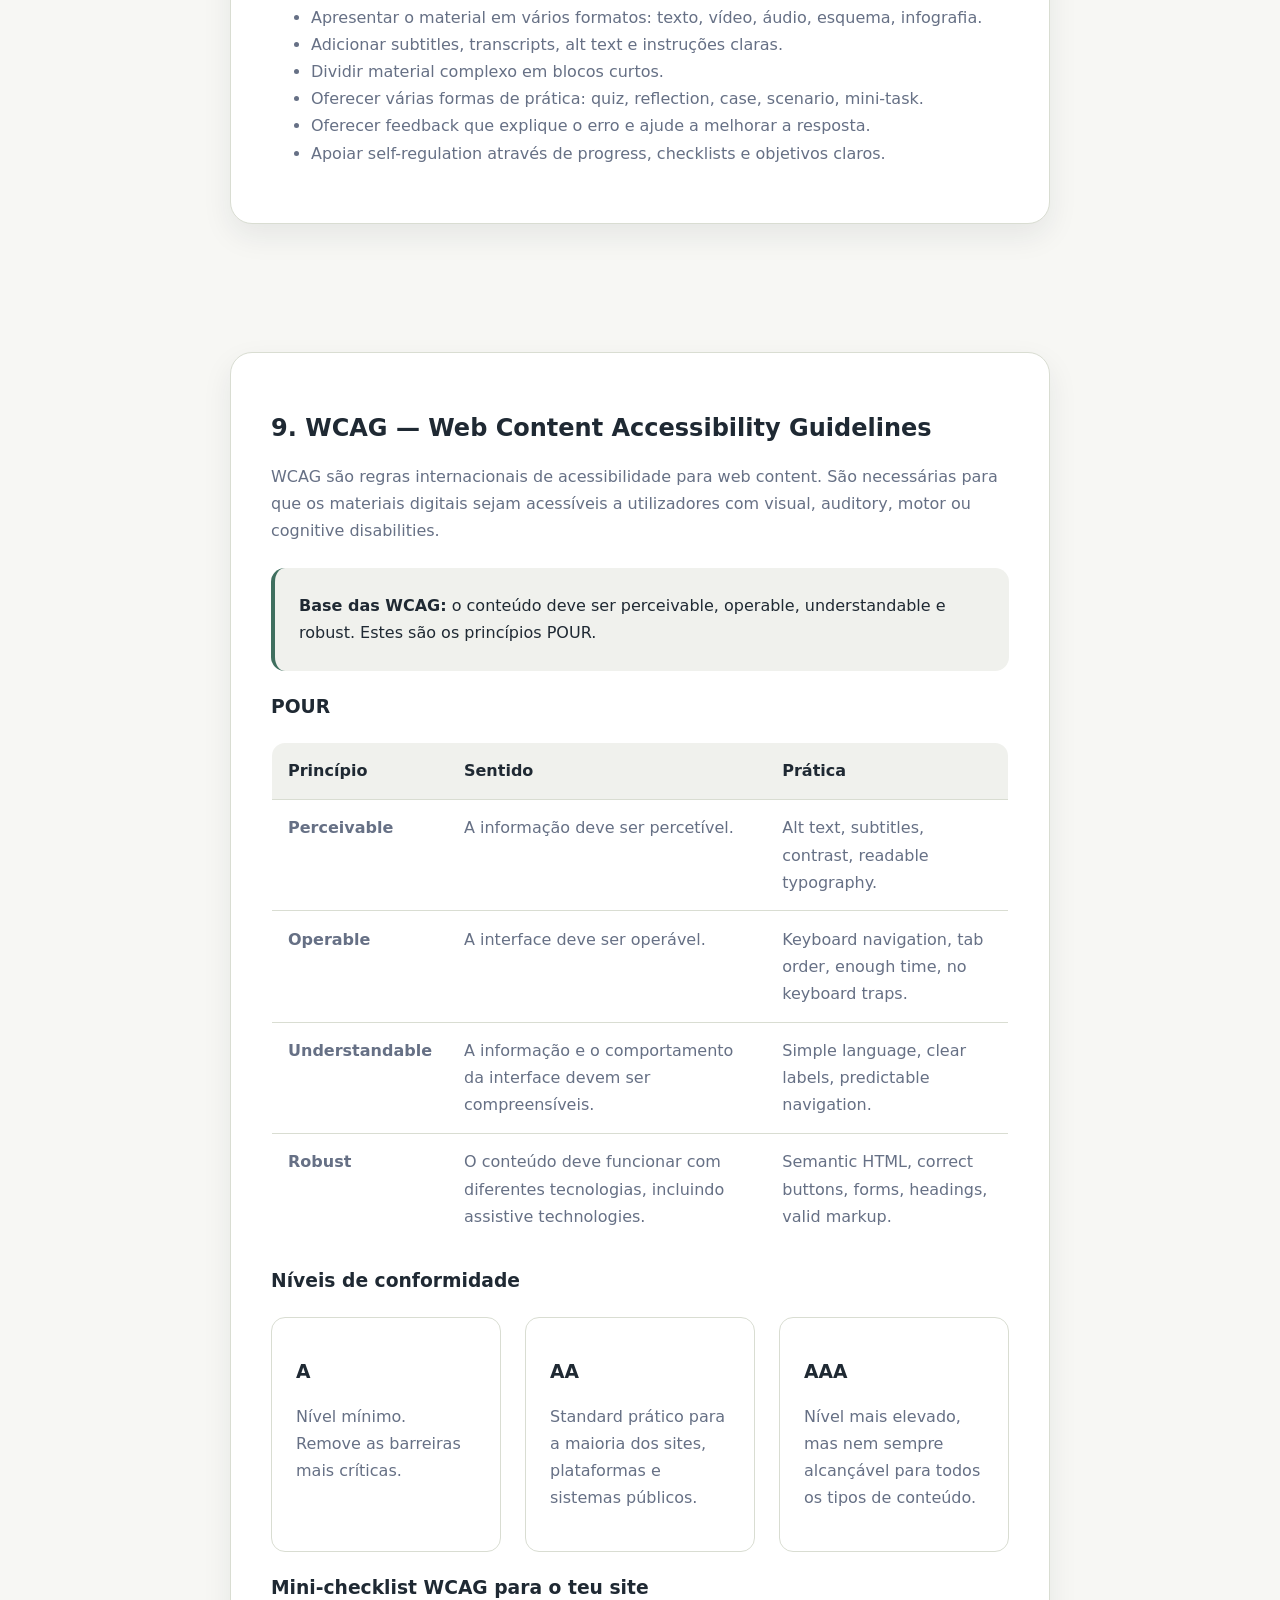
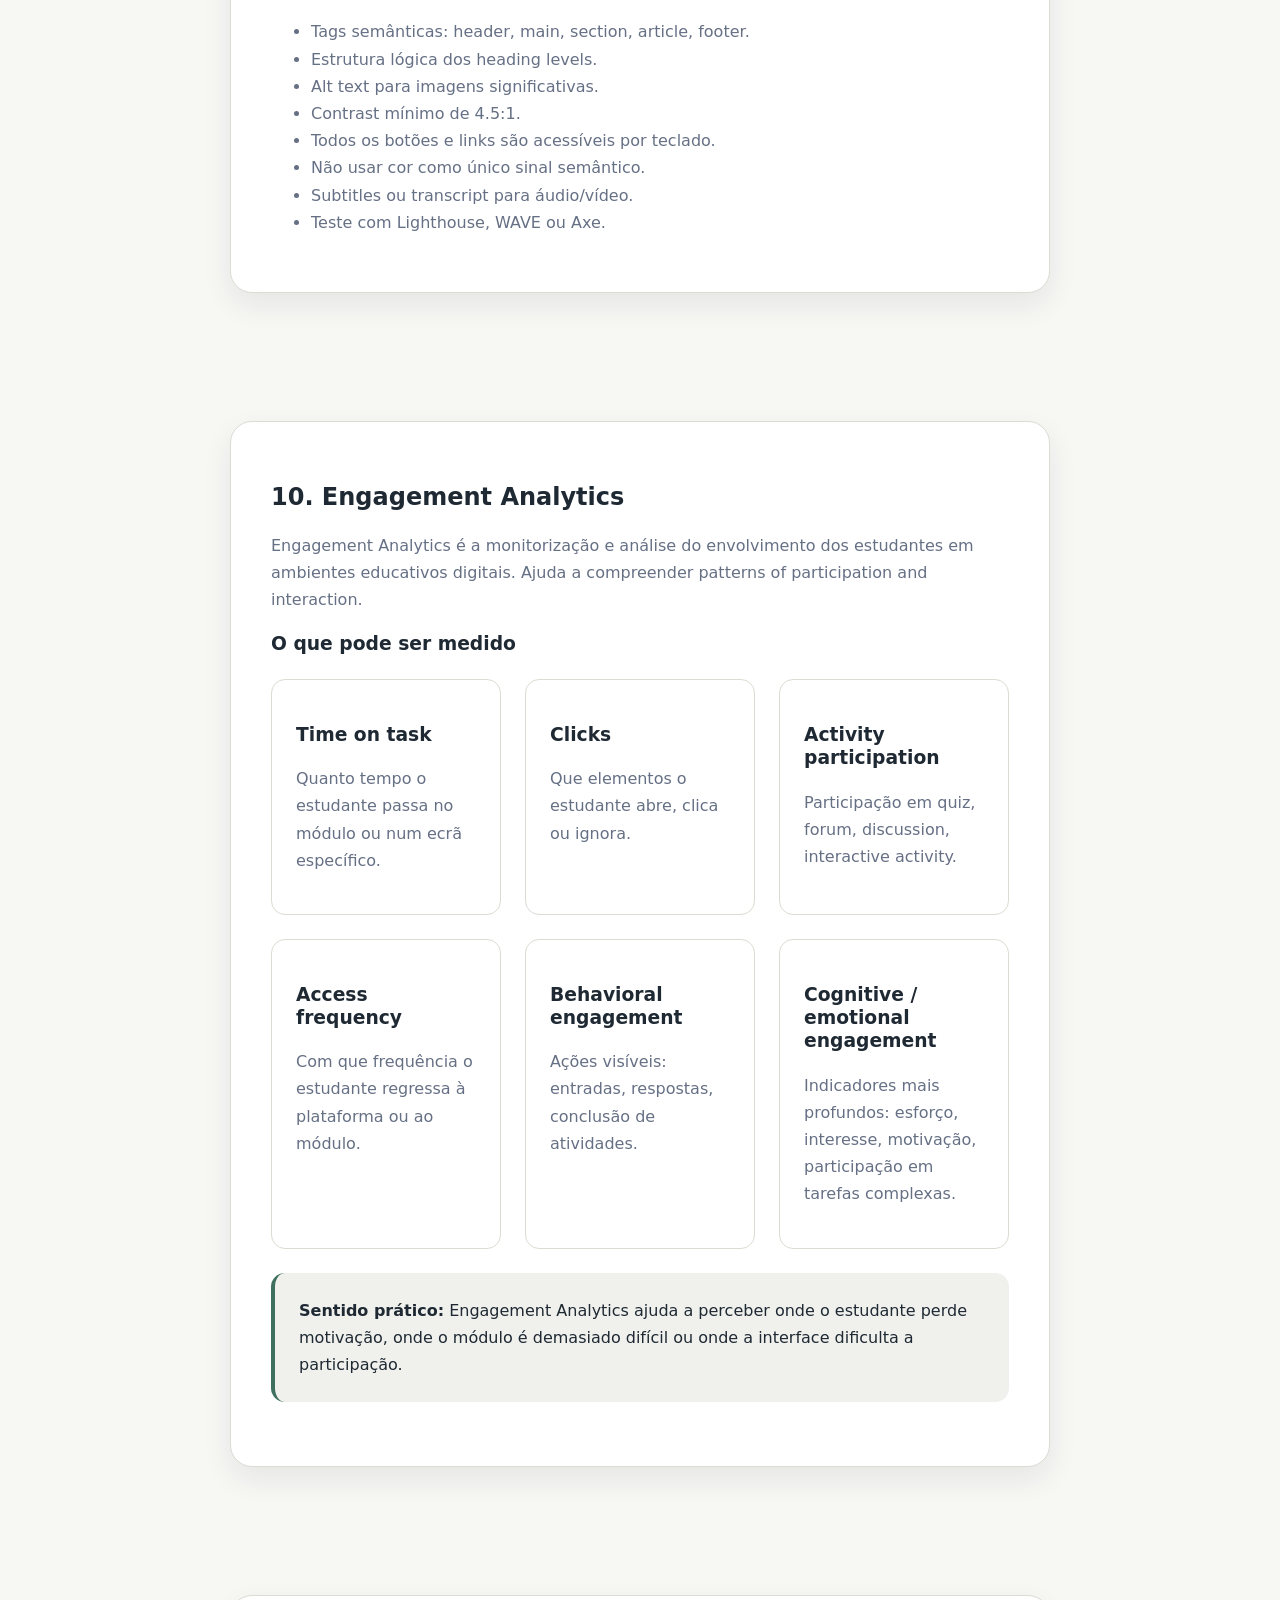
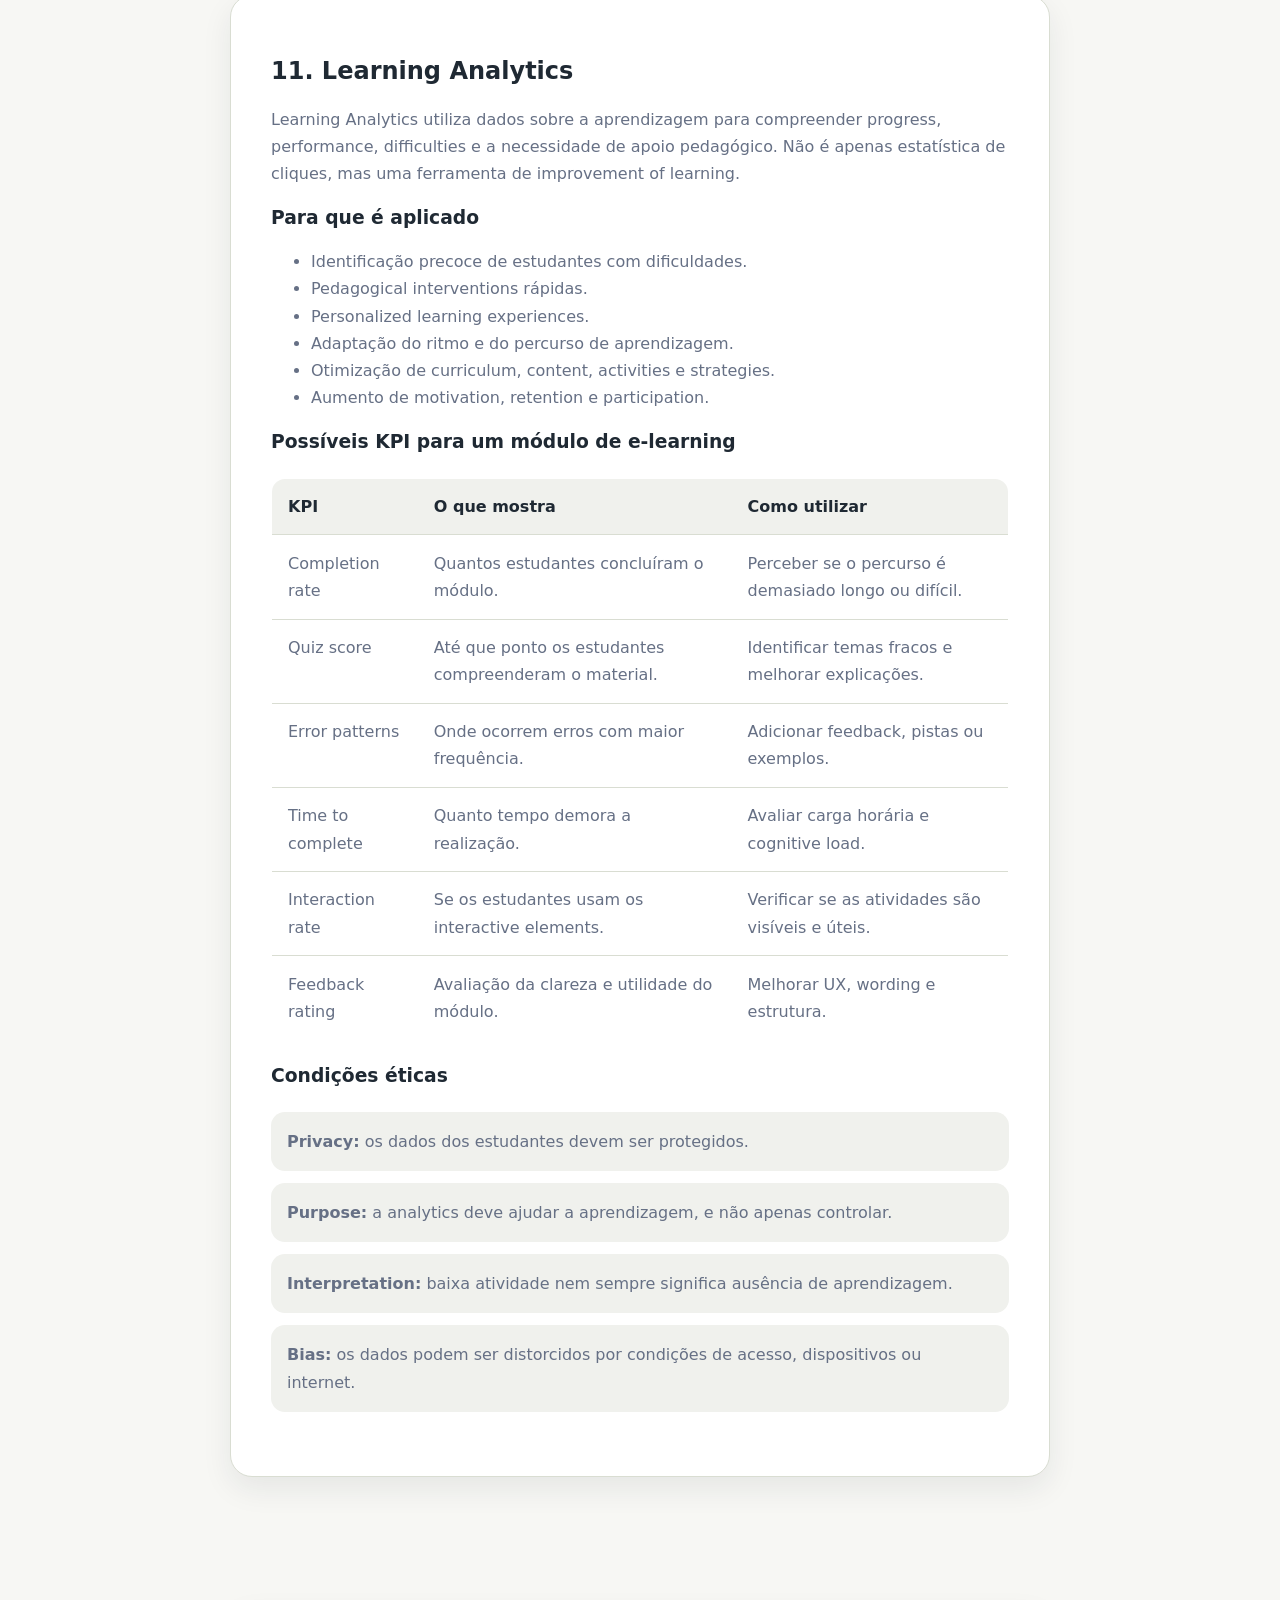
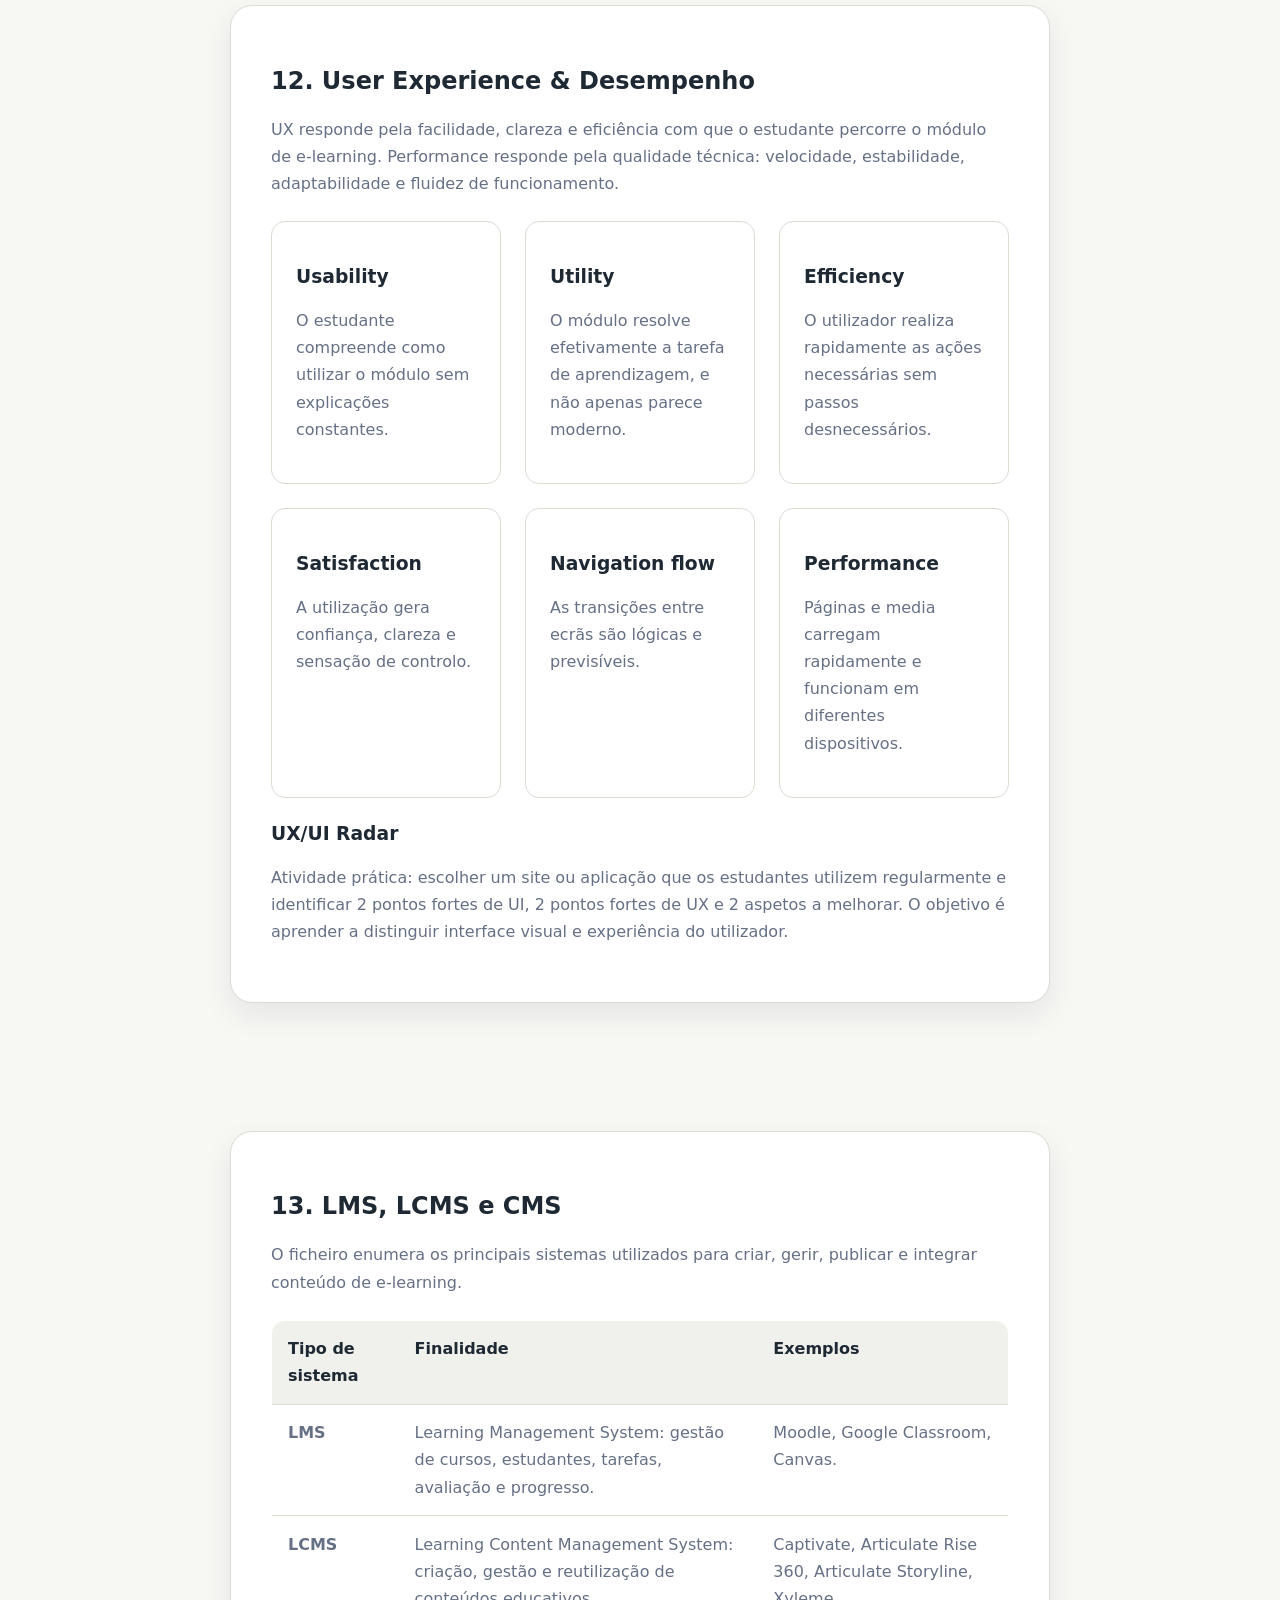
<file: file7.html>
<!-- file7.html -->
<!DOCTYPE html>
<html lang="pt-PT">
<head>
  <meta charset="UTF-8" />
  <meta name="viewport" content="width=device-width, initial-scale=1.0" />
  <title>TMEL TP07 — Inclusão, acessibilidade, UX e analytics</title>
  <link rel="stylesheet" href="styles.css" />
  <script src="script.js" defer></script>
</head>

<body>
  <header class="site-header">
    <div class="container header-content">
      <a href="index.html" class="logo">PDF Notes</a>

      <nav class="main-nav" aria-label="Navegação da página">
        <a href="#project">Projeto</a>
        <a href="#accessibility">Acessibilidade</a>
        <a href="#udl">UDL</a>
        <a href="#wcag">WCAG</a>
        <a href="#analytics">Analytics</a>
        <a href="#tech">Tecnologias</a>
        <a href="#exam">Exame</a>
      </nav>

      <button class="theme-toggle" type="button" aria-label="Alternar tema">
        <span class="theme-toggle__icon">☾</span>
      </button>
    </div>
  </header>

  <main>
    <section class="section note-hero reveal">
      <div class="container note-layout">
        <p class="eyebrow">TMEL · TP07 · Aula n.º 7 · 23.05.2026</p>
        <h1>Educação inclusiva, acessibilidade, UX, analytics e tecnologias de e-learning</h1>
        <p class="hero-text">
          Apontamentos completos do 7.º ficheiro: fases do projeto, Educação Inclusiva,
          Acessibilidade, UDL, WCAG, Engagement Analytics, Learning Analytics,
          UX & desempenho, LMS, LCMS, CMS, Web 2.0, Web 3.0, mobile apps, Scrum,
          Kanban, SCORM, xAPI, cmi5 e LTI.
        </p>

        <div class="note-meta-grid">
          <div class="note-meta-card">
            <span>Disciplina</span>
            <strong>Tecnologias Multimédia para E-Learning</strong>
          </div>
          <div class="note-meta-card">
            <span>Tema principal</span>
            <strong>Educação Inclusiva e Acessibilidade</strong>
          </div>
          <div class="note-meta-card">
            <span>Temas adicionais</span>
            <strong>UDL · WCAG · Analytics · UX · LMS · SCORM</strong>
          </div>
        </div>
      </div>
    </section>

    <section class="section reveal">
      <div class="container note-layout">
        <article class="note-content">
          <h2>1. O que se estuda neste ficheiro</h2>

          <p>
            O sétimo ficheiro aprofunda o tema do estudante no e-learning e passa para a qualidade do
            módulo educativo digital: este deve ser não só rico em conteúdo, mas também acessível,
            inclusivo, usável, interativo, mensurável e tecnicamente integrável.
          </p>

          <div class="callout">
            <strong>Ideia principal:</strong> um bom módulo de e-learning é concebido para diferentes estudantes.
            Por isso, deve incluir acessibilidade, UDL, WCAG, UX, feedback, analytics,
            navegação clara, compatibilidade com plataformas e gestão de projeto.
          </div>

          <h3>Mapa do ficheiro</h3>
          <div class="topic-grid">
            <div class="topic-card">
              <h3>Projeto</h3>
              <p>Fases 3–5: interatividade, UX, acessibilidade, integração, KPI, Kanban e apresentação final.</p>
            </div>

            <div class="topic-card">
              <h3>Acessibilidade</h3>
              <p>Acessibilidade arquitetónica, comunicacional, curricular e atitudinal.</p>
            </div>

            <div class="topic-card">
              <h3>UDL</h3>
              <p>Universal Design for Learning: engagement, representation, action & expression.</p>
            </div>

            <div class="topic-card">
              <h3>WCAG</h3>
              <p>POUR: perceivable, operable, understandable, robust; níveis A, AA, AAA.</p>
            </div>

            <div class="topic-card">
              <h3>Analytics</h3>
              <p>Engagement Analytics e Learning Analytics para melhorar o curso com base em dados.</p>
            </div>

            <div class="topic-card">
              <h3>Tecnologias</h3>
              <p>LMS, LCMS, CMS, Web 2.0, Web 3.0, mobile apps, Scrum, Kanban e standards de integração.</p>
            </div>
          </div>
        </article>
      </div>
    </section>

    <section id="project" class="section reveal">
      <div class="container note-layout">
        <article class="note-content">
          <h2>2. Projeto de avaliação contínua: fases 3, 4 e 5</h2>

          <p>
            No início do ficheiro são clarificados os próximos passos do projeto de desenvolvimento de um módulo
            multimédia de e-learning. Nesta fase já não basta ter conteúdo: o módulo deve
            ser interativo, acessível, testado e integrado numa plataforma
            ou sistema equivalente.
          </p>

          <div class="timeline">
            <div class="timeline-item">
              <span>Fase 3</span>
              <p>
                <strong>Desenvolvimento da interatividade e experiência do utilizador.</strong>
                É necessário desenvolver interactive elements, pelo menos um interactive quiz,
                automatic feedback, basic UX principles e accessibility criteria:
                contrast, subtitles, alt text. Entrega: functional prototype,
                Aula n.º 8 — 30.05.2026.
              </p>
            </div>

            <div class="timeline-item">
              <span>Fase 4</span>
              <p>
                <strong>Integração tecnológica e implementação.</strong>
                É necessário integrar o módulo em Moodle, Canvas, Wix, Udemy ou sistema semelhante,
                ou fazer SCORM export. Também é necessário organizar o conteúdo, verificar functioning
                e navigability, definir KPIs e utilizar Kanban. Entrega: Aula n.º 10 — 13.06.2026.
              </p>
            </div>

            <div class="timeline-item">
              <span>Fase 5</span>
              <p>
                <strong>Entrega final e apresentação.</strong>
                É necessário entregar o módulo e a documentação final, mostrar uma functional demonstration,
                explicar o development process e justificar technical and pedagogical decisions.
                Formato: oral presentation de 10–15 minutos por grupo, Aula n.º 11 — 16.06.2026.
              </p>
            </div>
          </div>

          <div class="callout">
            <strong>Para qualquer módulo de e-learning:</strong> nesta fase devem existir
            quiz, automatic feedback, alt text, subtitles ou transcript, navegação clara,
            responsive layout, KPI e registo Kanban do trabalho desenvolvido no projeto.
          </div>
        </article>
      </div>
    </section>

    <section id="accessibility" class="section reveal">
      <div class="container note-layout">
        <article class="note-content">
          <h2>3. Educação Inclusiva</h2>

          <p>
            A educação inclusiva assenta no princípio de que todos os estudantes têm o direito
            de participar plenamente no sistema educativo, independentemente das características
            individuais ou necessidades específicas.
          </p>

          <div class="callout">
            <strong>Definição curta:</strong> a educação inclusiva é um modelo
            que remove barreiras à aprendizagem e substitui abordagens baseadas no “défice”
            por práticas que valorizam diversity, equity e access to knowledge.
          </div>

          <h3>Pilares da educação inclusiva</h3>
          <div class="topic-grid">
            <div class="topic-card">
              <h3>Direito à participação</h3>
              <p>Todos os estudantes devem participar no sistema educativo de forma plena, e não apenas formal.</p>
            </div>

            <div class="topic-card">
              <h3>Remoção de barreiras</h3>
              <p>É necessário remover obstáculos à aprendizagem: físicos, digitais, comunicacionais e pedagógicos.</p>
            </div>

            <div class="topic-card">
              <h3>Diversidade</h3>
              <p>As diferenças entre estudantes são consideradas norma, e não um problema a esconder.</p>
            </div>

            <div class="topic-card">
              <h3>Equity</h3>
              <p>Igualdade não significa o mesmo formato para todos, mas condições justas de acesso.</p>
            </div>

            <div class="topic-card">
              <h3>Tecnologias</h3>
              <p>Digital technologies ajudam a adaptar content e learning experiences a diferentes perfis.</p>
            </div>

            <div class="topic-card">
              <h3>Participation</h3>
              <p>O objetivo é a participação efetiva de todos os estudantes na aprendizagem, comunicação e avaliação.</p>
            </div>
          </div>
        </article>
      </div>
    </section>

    <section class="section reveal">
      <div class="container note-layout">
        <article class="note-content">
          <h2>4. Acessibilidade</h2>

          <p>
            A acessibilidade significa igualdade de acesso independentemente de limitações físicas,
            cognitivas ou tecnológicas. No e-learning, envolve visual design,
            navigation, text, sound e interaction.
          </p>

          <div class="compact-list">
            <p><strong>Mais do que inclusion:</strong> a acessibilidade é uma obrigação ética e jurídica.</p>
            <p><strong>Direito no ambiente digital:</strong> a digital accessibility está ligada à EU 2016/2102.</p>
            <p><strong>Contexto português:</strong> utilizam-se recomendações do INR e normas WCAG 2.1.</p>
            <p><strong>Mínimo técnico:</strong> screen readers, keyboard navigation e responsive design.</p>
            <p><strong>Ligação à UX:</strong> accessible design melhora a usability para todos os utilizadores.</p>
          </div>

          <h3>4 dimensões da acessibilidade</h3>
          <div class="responsive-table">
            <table class="study-table">
              <thead>
                <tr>
                  <th>Dimensão</th>
                  <th>Sentido</th>
                  <th>Exemplo em e-learning</th>
                </tr>
              </thead>
              <tbody>
                <tr>
                  <td><strong>Arquitetónica</strong></td>
                  <td>Remoção de barreiras físicas que impedem o acesso e a deslocação.</td>
                  <td>Rampas, elevadores, accessible signage, organização do espaço.</td>
                </tr>
                <tr>
                  <td><strong>Comunicacional</strong></td>
                  <td>A informação deve ser compreensível e acessível a diferentes capacidades sensoriais e cognitivas.</td>
                  <td>Subtitles, simple language, audio description, multiple formats.</td>
                </tr>
                <tr>
                  <td><strong>Curricular</strong></td>
                  <td>Conteúdos, métodos e estratégias adaptam-se à diversidade dos estudantes.</td>
                  <td>Diferentes percursos, diferentes formatos de materiais, flexible curriculum.</td>
                </tr>
                <tr>
                  <td><strong>Atitudinal</strong></td>
                  <td>Atitudes, crenças e comportamentos não devem criar exclusão.</td>
                  <td>Empatia, respeito, ausência de estereótipos e baixas expectativas.</td>
                </tr>
              </tbody>
            </table>
          </div>
        </article>
      </div>
    </section>

    <section class="section reveal">
      <div class="container note-layout">
        <article class="note-content">
          <h2>5. Em detalhe: tipos de acessibilidade</h2>

          <h3>Acessibilidade Arquitetónica</h3>
          <p>
            A acessibilidade arquitetónica remove barreiras físicas nos espaços educativos.
            Garante autonomy para todos os utilizadores e é especialmente importante para estudantes
            com reduced mobility.
          </p>

          <ul>
            <li>Rampas, elevadores, sinalização acessível.</li>
            <li>Organização espacial tendo em conta mobility needs.</li>
            <li>Participação de estudantes com limitações físicas no processo educativo.</li>
            <li>Universal design: conceção do espaço desde o início para todos, e não adaptações tardias.</li>
          </ul>

          <h3>Acessibilidade Comunicacional</h3>
          <p>
            A acessibilidade comunicacional garante que a informação é compreensível e acessível
            independentemente das capacidades sensoriais ou cognitivas do utilizador.
          </p>

          <ul>
            <li>Subtitles e transcripts para vídeo e áudio.</li>
            <li>Simple language para instruções e tarefas.</li>
            <li>Audio description quando a informação importante está numa imagem ou vídeo.</li>
            <li>Multiple communication formats para diferentes learning needs.</li>
          </ul>

          <h3>Acessibilidade Curricular</h3>
          <p>
            Curricular accessibility significa adaptar conteúdos, métodos e estratégias pedagógicas
            à diversidade dos estudantes. No e-learning isto é especialmente importante, porque
            o estudante aprende muitas vezes de forma autónoma.
          </p>

          <ul>
            <li>Flexible curriculum.</li>
            <li>Different forms of access, participation and demonstration of learning.</li>
            <li>Differentiated pedagogy.</li>
            <li>Multiple formats and learning paths.</li>
          </ul>

          <h3>Acessibilidade Atitudinal</h3>
          <p>
            Attitudinal accessibility está ligada a atitudes, crenças e comportamentos
            que influenciam a inclusion. Mesmo uma boa interface não resolve o problema
            se a cultura educativa se basear em preconceitos ou baixas expectativas.
          </p>

          <ul>
            <li>Barreiras: prejudices, stereotypes, low expectations.</li>
            <li>São necessários empathy, respect e valuing diversity.</li>
            <li>Os docentes têm um papel central através das práticas e attitudes.</li>
            <li>A mudança de atitude é necessária para que outras formas de acessibilidade funcionem realmente.</li>
          </ul>
        </article>
      </div>
    </section>

    <section class="section reveal">
      <div class="container note-layout">
        <article class="note-content">
          <h2>6. Erros e boas práticas de acessibilidade</h2>

          <div class="two-column">
            <div class="info-card">
              <h3>Erros frequentes</h3>
              <ul>
                <li>Baixo contrast entre texto e fundo.</li>
                <li>Ausência de alt text nas imagens.</li>
                <li>Keyboard navigation impossível.</li>
                <li>Ausência de tab order.</li>
                <li>Clickable elements demasiado pequenos.</li>
                <li>A cor é usada como único indicador.</li>
                <li>Vídeo sem subtitles ou audio description.</li>
              </ul>
            </div>

            <div class="info-card">
              <h3>Boas práticas</h3>
              <ul>
                <li>Contrast mínimo de 4.5:1 entre texto e fundo.</li>
                <li>Alt text para todas as imagens significativas.</li>
                <li>Keyboard navigation completa.</li>
                <li>Clear and consistent labels para buttons e forms.</li>
                <li>Subtitles e transcripts para multimedia content.</li>
                <li>Verificação através de WAVE, Axe, Lighthouse.</li>
              </ul>
            </div>
          </div>

          <div class="callout">
            <strong>Regra:</strong> não confiar apenas na cor. “Verde = correto,
            vermelho = errado” deve ser duplicado com texto, ícone ou explicação.
          </div>
        </article>
      </div>
    </section>

    <section class="section reveal">
      <div class="container note-layout">
        <article class="note-content">
          <h2>7. Significado jurídico e social da acessibilidade</h2>

          <p>
            Na apresentação sublinha-se: a acessibilidade é um direito, não uma opção extra.
            Na UE e em Portugal tem relevância jurídica, especialmente para sites públicos
            e aplicações.
          </p>

          <div class="compact-list">
            <p><strong>EU 2016/2102:</strong> public websites e apps devem cumprir requisitos de digital accessibility.</p>
            <p><strong>Lei n.º 63/2019:</strong> lei portuguesa sobre digital accessibility no public sector.</p>
            <p><strong>WCAG 2.1:</strong> base prática para verificar web accessibility.</p>
            <p><strong>Social impact:</strong> a acessibilidade apoia inclusion e digital autonomy.</p>
            <p><strong>Reputation:</strong> sistemas acessíveis aumentam a social responsibility da organização.</p>
            <p><strong>Benefit for all:</strong> subtitles ajudam não só estudantes com deficiência auditiva, mas também quem vê vídeo sem som.</p>
          </div>
        </article>
      </div>
    </section>

    <section id="udl" class="section reveal">
      <div class="container note-layout">
        <article class="note-content">
          <h2>8. UDL / DUA — Universal Design for Learning</h2>

          <p>
            UDL é uma estrutura para melhorar e otimizar teaching and learning com base
            no conhecimento sobre o funcionamento do cérebro humano. Propõe conceber a aprendizagem
            desde o início para estudantes diferentes, em vez de adicionar adaptações apenas após o surgimento de problemas.
          </p>

          <div class="callout">
            <strong>Definição curta:</strong> UDL é o design universal para a aprendizagem,
            que oferece aos estudantes multiple means of engagement, representation,
            action and expression.
          </div>

          <h3>3 princípios principais do UDL</h3>
          <div class="topic-grid">
            <div class="topic-card">
              <h3>Engagement</h3>
              <p>Porque aprender? É necessário apoiar interest, persistence, effort e self-regulation.</p>
            </div>

            <div class="topic-card">
              <h3>Representation</h3>
              <p>O que é estudado? A informação deve ser apresentada através de diferentes canais e formatos.</p>
            </div>

            <div class="topic-card">
              <h3>Action & Expression</h3>
              <p>Como o estudante age e demonstra resultados? São necessárias diferentes formas de resposta e demonstração de conhecimentos.</p>
            </div>
          </div>

          <h3>Como aplicar UDL no e-learning</h3>
          <ul>
            <li>Apresentar o material em vários formatos: texto, vídeo, áudio, esquema, infografia.</li>
            <li>Adicionar subtitles, transcripts, alt text e instruções claras.</li>
            <li>Dividir material complexo em blocos curtos.</li>
            <li>Oferecer várias formas de prática: quiz, reflection, case, scenario, mini-task.</li>
            <li>Oferecer feedback que explique o erro e ajude a melhorar a resposta.</li>
            <li>Apoiar self-regulation através de progress, checklists e objetivos claros.</li>
          </ul>
        </article>
      </div>
    </section>

    <section id="wcag" class="section reveal">
      <div class="container note-layout">
        <article class="note-content">
          <h2>9. WCAG — Web Content Accessibility Guidelines</h2>

          <p>
            WCAG são regras internacionais de acessibilidade para web content. São necessárias para que os materiais digitais
            sejam acessíveis a utilizadores com visual, auditory, motor ou cognitive disabilities.
          </p>

          <div class="callout">
            <strong>Base das WCAG:</strong> o conteúdo deve ser perceivable, operable,
            understandable e robust. Estes são os princípios POUR.
          </div>

          <h3>POUR</h3>
          <div class="responsive-table">
            <table class="study-table">
              <thead>
                <tr>
                  <th>Princípio</th>
                  <th>Sentido</th>
                  <th>Prática</th>
                </tr>
              </thead>
              <tbody>
                <tr>
                  <td><strong>Perceivable</strong></td>
                  <td>A informação deve ser percetível.</td>
                  <td>Alt text, subtitles, contrast, readable typography.</td>
                </tr>
                <tr>
                  <td><strong>Operable</strong></td>
                  <td>A interface deve ser operável.</td>
                  <td>Keyboard navigation, tab order, enough time, no keyboard traps.</td>
                </tr>
                <tr>
                  <td><strong>Understandable</strong></td>
                  <td>A informação e o comportamento da interface devem ser compreensíveis.</td>
                  <td>Simple language, clear labels, predictable navigation.</td>
                </tr>
                <tr>
                  <td><strong>Robust</strong></td>
                  <td>O conteúdo deve funcionar com diferentes tecnologias, incluindo assistive technologies.</td>
                  <td>Semantic HTML, correct buttons, forms, headings, valid markup.</td>
                </tr>
              </tbody>
            </table>
          </div>

          <h3>Níveis de conformidade</h3>
          <div class="topic-grid">
            <div class="topic-card">
              <h3>A</h3>
              <p>Nível mínimo. Remove as barreiras mais críticas.</p>
            </div>

            <div class="topic-card">
              <h3>AA</h3>
              <p>Standard prático para a maioria dos sites, plataformas e sistemas públicos.</p>
            </div>

            <div class="topic-card">
              <h3>AAA</h3>
              <p>Nível mais elevado, mas nem sempre alcançável para todos os tipos de conteúdo.</p>
            </div>
          </div>

          <h3>Mini-checklist WCAG para o teu site</h3>
          <ul>
            <li>Tags semânticas: header, main, section, article, footer.</li>
            <li>Estrutura lógica dos heading levels.</li>
            <li>Alt text para imagens significativas.</li>
            <li>Contrast mínimo de 4.5:1.</li>
            <li>Todos os botões e links são acessíveis por teclado.</li>
            <li>Não usar cor como único sinal semântico.</li>
            <li>Subtitles ou transcript para áudio/vídeo.</li>
            <li>Teste com Lighthouse, WAVE ou Axe.</li>
          </ul>
        </article>
      </div>
    </section>

    <section id="analytics" class="section reveal">
      <div class="container note-layout">
        <article class="note-content">
          <h2>10. Engagement Analytics</h2>

          <p>
            Engagement Analytics é a monitorização e análise do envolvimento dos estudantes
            em ambientes educativos digitais. Ajuda a compreender patterns of participation
            and interaction.
          </p>

          <h3>O que pode ser medido</h3>
          <div class="topic-grid">
            <div class="topic-card">
              <h3>Time on task</h3>
              <p>Quanto tempo o estudante passa no módulo ou num ecrã específico.</p>
            </div>

            <div class="topic-card">
              <h3>Clicks</h3>
              <p>Que elementos o estudante abre, clica ou ignora.</p>
            </div>

            <div class="topic-card">
              <h3>Activity participation</h3>
              <p>Participação em quiz, forum, discussion, interactive activity.</p>
            </div>

            <div class="topic-card">
              <h3>Access frequency</h3>
              <p>Com que frequência o estudante regressa à plataforma ou ao módulo.</p>
            </div>

            <div class="topic-card">
              <h3>Behavioral engagement</h3>
              <p>Ações visíveis: entradas, respostas, conclusão de atividades.</p>
            </div>

            <div class="topic-card">
              <h3>Cognitive / emotional engagement</h3>
              <p>Indicadores mais profundos: esforço, interesse, motivação, participação em tarefas complexas.</p>
            </div>
          </div>

          <div class="callout">
            <strong>Sentido prático:</strong> Engagement Analytics ajuda a perceber
            onde o estudante perde motivação, onde o módulo é demasiado difícil ou onde a interface dificulta a participação.
          </div>
        </article>
      </div>
    </section>

    <section class="section reveal">
      <div class="container note-layout">
        <article class="note-content">
          <h2>11. Learning Analytics</h2>

          <p>
            Learning Analytics utiliza dados sobre a aprendizagem para compreender progress,
            performance, difficulties e a necessidade de apoio pedagógico.
            Não é apenas estatística de cliques, mas uma ferramenta de improvement of learning.
          </p>

          <h3>Para que é aplicado</h3>
          <ul>
            <li>Identificação precoce de estudantes com dificuldades.</li>
            <li>Pedagogical interventions rápidas.</li>
            <li>Personalized learning experiences.</li>
            <li>Adaptação do ritmo e do percurso de aprendizagem.</li>
            <li>Otimização de curriculum, content, activities e strategies.</li>
            <li>Aumento de motivation, retention e participation.</li>
          </ul>

          <h3>Possíveis KPI para um módulo de e-learning</h3>
          <div class="responsive-table">
            <table class="study-table">
              <thead>
                <tr>
                  <th>KPI</th>
                  <th>O que mostra</th>
                  <th>Como utilizar</th>
                </tr>
              </thead>
              <tbody>
                <tr>
                  <td>Completion rate</td>
                  <td>Quantos estudantes concluíram o módulo.</td>
                  <td>Perceber se o percurso é demasiado longo ou difícil.</td>
                </tr>
                <tr>
                  <td>Quiz score</td>
                  <td>Até que ponto os estudantes compreenderam o material.</td>
                  <td>Identificar temas fracos e melhorar explicações.</td>
                </tr>
                <tr>
                  <td>Error patterns</td>
                  <td>Onde ocorrem erros com maior frequência.</td>
                  <td>Adicionar feedback, pistas ou exemplos.</td>
                </tr>
                <tr>
                  <td>Time to complete</td>
                  <td>Quanto tempo demora a realização.</td>
                  <td>Avaliar carga horária e cognitive load.</td>
                </tr>
                <tr>
                  <td>Interaction rate</td>
                  <td>Se os estudantes usam os interactive elements.</td>
                  <td>Verificar se as atividades são visíveis e úteis.</td>
                </tr>
                <tr>
                  <td>Feedback rating</td>
                  <td>Avaliação da clareza e utilidade do módulo.</td>
                  <td>Melhorar UX, wording e estrutura.</td>
                </tr>
              </tbody>
            </table>
          </div>

          <h3>Condições éticas</h3>
          <div class="compact-list">
            <p><strong>Privacy:</strong> os dados dos estudantes devem ser protegidos.</p>
            <p><strong>Purpose:</strong> a analytics deve ajudar a aprendizagem, e não apenas controlar.</p>
            <p><strong>Interpretation:</strong> baixa atividade nem sempre significa ausência de aprendizagem.</p>
            <p><strong>Bias:</strong> os dados podem ser distorcidos por condições de acesso, dispositivos ou internet.</p>
          </div>
        </article>
      </div>
    </section>

    <section class="section reveal">
      <div class="container note-layout">
        <article class="note-content">
          <h2>12. User Experience & Desempenho</h2>

          <p>
            UX responde pela facilidade, clareza e eficiência com que o estudante percorre
            o módulo de e-learning. Performance responde pela qualidade técnica: velocidade,
            estabilidade, adaptabilidade e fluidez de funcionamento.
          </p>

          <div class="topic-grid">
            <div class="topic-card">
              <h3>Usability</h3>
              <p>O estudante compreende como utilizar o módulo sem explicações constantes.</p>
            </div>

            <div class="topic-card">
              <h3>Utility</h3>
              <p>O módulo resolve efetivamente a tarefa de aprendizagem, e não apenas parece moderno.</p>
            </div>

            <div class="topic-card">
              <h3>Efficiency</h3>
              <p>O utilizador realiza rapidamente as ações necessárias sem passos desnecessários.</p>
            </div>

            <div class="topic-card">
              <h3>Satisfaction</h3>
              <p>A utilização gera confiança, clareza e sensação de controlo.</p>
            </div>

            <div class="topic-card">
              <h3>Navigation flow</h3>
              <p>As transições entre ecrãs são lógicas e previsíveis.</p>
            </div>

            <div class="topic-card">
              <h3>Performance</h3>
              <p>Páginas e media carregam rapidamente e funcionam em diferentes dispositivos.</p>
            </div>
          </div>

          <h3>UX/UI Radar</h3>
          <p>
            Atividade prática: escolher um site ou aplicação que os estudantes utilizem regularmente
            e identificar 2 pontos fortes de UI, 2 pontos fortes de UX e 2 aspetos
            a melhorar. O objetivo é aprender a distinguir interface visual e experiência do utilizador.
          </p>
        </article>
      </div>
    </section>

    <section id="tech" class="section reveal">
      <div class="container note-layout">
        <article class="note-content">
          <h2>13. LMS, LCMS e CMS</h2>

          <p>
            O ficheiro enumera os principais sistemas utilizados para criar,
            gerir, publicar e integrar conteúdo de e-learning.
          </p>

          <div class="responsive-table">
            <table class="study-table">
              <thead>
                <tr>
                  <th>Tipo de sistema</th>
                  <th>Finalidade</th>
                  <th>Exemplos</th>
                </tr>
              </thead>
              <tbody>
                <tr>
                  <td><strong>LMS</strong></td>
                  <td>Learning Management System: gestão de cursos, estudantes, tarefas, avaliação e progresso.</td>
                  <td>Moodle, Google Classroom, Canvas.</td>
                </tr>
                <tr>
                  <td><strong>LCMS</strong></td>
                  <td>Learning Content Management System: criação, gestão e reutilização de conteúdos educativos.</td>
                  <td>Captivate, Articulate Rise 360, Articulate Storyline, Xyleme.</td>
                </tr>
                <tr>
                  <td><strong>CMS</strong></td>
                  <td>Content Management System: publicação e gestão de web content.</td>
                  <td>WordPress, Drupal, Joomla.</td>
                </tr>
              </tbody>
            </table>
          </div>

          <div class="callout">
            <strong>Diferença:</strong> LMS gere a aprendizagem, LCMS gere o conteúdo educativo,
            CMS gere a publicação web.
          </div>
        </article>
      </div>
    </section>

    <section class="section reveal">
      <div class="container note-layout">
        <article class="note-content">
          <h2>14. Web 2.0, communication tools, Web 3.0 e mobile apps</h2>

          <p>
            Estas tecnologias expandem o e-learning para além de uma página comum com material.
            Ajudam collaborative learning, communication, AI support e acesso móvel.
          </p>

          <div class="responsive-table">
            <table class="study-table">
              <thead>
                <tr>
                  <th>Grupo</th>
                  <th>Sentido</th>
                  <th>Exemplos</th>
                </tr>
              </thead>
              <tbody>
                <tr>
                  <td><strong>Web 2.0</strong></td>
                  <td>Criação conjunta, partilha e discussão de conteúdos.</td>
                  <td>Wiki, Padlet, Miro, Flipgrid, Notion.</td>
                </tr>
                <tr>
                  <td><strong>Communication tools</strong></td>
                  <td>Comunicação de equipa, apoio ao grupo, consultas e acompanhamento.</td>
                  <td>Discord, Microsoft Teams, Slack.</td>
                </tr>
                <tr>
                  <td><strong>Web 3.0 / AI</strong></td>
                  <td>Apoio inteligente à aprendizagem, personalização e prediction.</td>
                  <td>Educational chatbots, virtual tutors, predictive analytics.</td>
                </tr>
                <tr>
                  <td><strong>Mobile apps</strong></td>
                  <td>Aprendizagem móvel, atividades curtas, prática e repetição.</td>
                  <td>Kahoot!, Duolingo, Codecademy Go, Elevate.</td>
                </tr>
              </tbody>
            </table>
          </div>
        </article>
      </div>
    </section>

    <section class="section reveal">
      <div class="container note-layout">
        <article class="note-content">
          <h2>15. Interactivity e active strategies</h2>

          <p>
            A interatividade no e-learning não serve para decorar, mas para active learning:
            o estudante deve tomar decisões, verificar a compreensão, receber feedback
            e aplicar conhecimentos.
          </p>

          <div class="topic-grid">
            <div class="topic-card">
              <h3>Quiz</h3>
              <p>Verifica a compreensão e oferece automatic feedback.</p>
            </div>

            <div class="topic-card">
              <h3>Scenario</h3>
              <p>O estudante toma uma decisão numa situação educativa.</p>
            </div>

            <div class="topic-card">
              <h3>Drag & drop</h3>
              <p>Ajuda a classificar, associar ou ordenar elementos.</p>
            </div>

            <div class="topic-card">
              <h3>Discussion</h3>
              <p>Fóruns e comentários apoiam social learning.</p>
            </div>

            <div class="topic-card">
              <h3>Simulation</h3>
              <p>Permite explorar de forma segura um processo ou as consequências das decisões.</p>
            </div>

            <div class="topic-card">
              <h3>Feedback</h3>
              <p>Explica o erro e orienta o estudante para a melhoria.</p>
            </div>
          </div>
        </article>
      </div>
    </section>

    <section class="section reveal">
      <div class="container note-layout">
        <article class="note-content">
          <h2>16. Scrum e Kanban</h2>

          <p>
            Para a gestão do projeto, o ficheiro destaca separadamente o Kanban, e nos conteúdos do curso —
            Scrum e Kanban. Estes métodos ajudam a planear, acompanhar e demonstrar
            o processo de desenvolvimento de um módulo de e-learning.
          </p>

          <div class="two-column">
            <div class="info-card">
              <h3>Scrum</h3>
              <ul>
                <li>Adequado para desenvolvimento em equipa.</li>
                <li>O trabalho divide-se em iterações.</li>
                <li>Inclui planeamento, review e melhoria.</li>
                <li>É útil quando o projeto evolui através de versões.</li>
              </ul>
            </div>

            <div class="info-card">
              <h3>Kanban</h3>
              <ul>
                <li>Quadro visual de tarefas.</li>
                <li>Colunas: To Do, In Progress, Review, Done.</li>
                <li>Adequado para controlar o estado do projeto.</li>
                <li>Necessário como evidence of project management para a entrega.</li>
              </ul>
            </div>
          </div>

          <div class="callout">
            <strong>Para a entrega:</strong> o Kanban deve mostrar não só “o que foi feito”,
            mas também o processo: conteúdo, design, vídeo, quiz, accessibility, testing, integration, documentation.
          </div>
        </article>
      </div>
    </section>

    <section class="section reveal">
      <div class="container note-layout">
        <article class="note-content">
          <h2>17. SCORM, xAPI, cmi5 e LTI</h2>

          <p>
            Estes standards são necessários para integração, tracking e compatibilidade de conteúdos de e-learning
            entre plataformas e ferramentas.
          </p>

          <div class="responsive-table">
            <table class="study-table">
              <thead>
                <tr>
                  <th>Standard</th>
                  <th>Sentido</th>
                  <th>Para que serve</th>
                </tr>
              </thead>
              <tbody>
                <tr>
                  <td><strong>SCORM</strong></td>
                  <td>Standard de empacotamento e tracking de conteúdos de e-learning em LMS.</td>
                  <td>Permite lançar o módulo em LMS e registar progress, score, completion.</td>
                </tr>
                <tr>
                  <td><strong>xAPI</strong></td>
                  <td>Experience API regista learning experiences em formato de ações.</td>
                  <td>Permite acompanhar aprendizagem fora da LMS clássica.</td>
                </tr>
                <tr>
                  <td><strong>cmi5</strong></td>
                  <td>Perfil moderno que liga xAPI à lógica de LMS.</td>
                  <td>Combina a flexibilidade de xAPI com a estrutura de LMS.</td>
                </tr>
                <tr>
                  <td><strong>LTI</strong></td>
                  <td>Learning Tools Interoperability — ligação de ferramentas educativas externas a LMS.</td>
                  <td>Permite integrar external tools sem transferência manual de dados.</td>
                </tr>
              </tbody>
            </table>
          </div>

          <div class="callout">
            <strong>Na prática:</strong> se o projeto for feito como site comum, é importante pelo menos explicar
            como poderia ser integrado: através de LMS, SCORM export ou estrutura equivalente de tracking.
          </div>
        </article>
      </div>
    </section>

    <section class="section reveal">
      <div class="container note-layout">
        <article class="note-content">
          <h2>18. Erros frequentes</h2>

          <div class="compact-list">
            <p><strong>Erro 1:</strong> considerar a acessibilidade uma opção extra, e não um critério obrigatório de qualidade.</p>
            <p><strong>Erro 2:</strong> escrever alt text de forma formal, sem explicar o sentido da imagem.</p>
            <p><strong>Erro 3:</strong> usar cor como único indicador de correção, erro ou estado.</p>
            <p><strong>Erro 4:</strong> fazer quiz sem automatic feedback útil.</p>
            <p><strong>Erro 5:</strong> confundir UDL com simplificação do curso. UDL oferece diferentes vias de acesso, não reduz o nível.</p>
            <p><strong>Erro 6:</strong> recolher analytics sem compreender que decisões serão tomadas com base nos dados.</p>
            <p><strong>Erro 7:</strong> escolher a plataforma antes de definir objetivos, estrutura, UX e KPI.</p>
            <p><strong>Erro 8:</strong> não verificar keyboard navigation e contrast.</p>
            <p><strong>Erro 9:</strong> fazer Kanban apenas “para cumprir”, sem refletir realmente o processo.</p>
            <p><strong>Erro 10:</strong> esquecer de justificar decisões técnicas e pedagógicas na apresentação.</p>
          </div>
        </article>
      </div>
    </section>

    <section id="exam" class="section reveal">
      <div class="container note-layout">
        <article class="note-content">
          <h2>19. O que é importante memorizar para o exame</h2>

          <h3>Mini-apontamentos</h3>
          <div class="compact-list">
            <p><strong>Inclusive education:</strong> todos os estudantes têm o direito de participar plenamente no sistema educativo.</p>
            <p><strong>Accessibility:</strong> acesso igual independentemente de limitações físicas, cognitivas ou tecnológicas.</p>
            <p><strong>4 dimensões da acessibilidade:</strong> architectural, communicational, curricular, attitudinal.</p>
            <p><strong>Common errors:</strong> baixo contrast, ausência de alt text, ausência de keyboard navigation, clickable elements pequenos, cor como único indicador, vídeo sem subtitles.</p>
            <p><strong>Good practices:</strong> contrast 4.5:1, alt text, keyboard navigation, clear labels, captions/transcripts, WAVE/Axe/Lighthouse.</p>
            <p><strong>UDL:</strong> multiple means of engagement, representation, action & expression.</p>
            <p><strong>WCAG:</strong> perceivable, operable, understandable, robust; níveis A, AA, AAA.</p>
            <p><strong>Engagement Analytics:</strong> análise de atividade, participação e envolvimento.</p>
            <p><strong>Learning Analytics:</strong> análise do progresso de aprendizagem, performance e dificuldades.</p>
            <p><strong>UX:</strong> usability, utility, efficiency, satisfaction, navigation flow, performance.</p>
            <p><strong>LMS / LCMS / CMS:</strong> gestão da aprendizagem, de conteúdo educativo e de web content.</p>
            <p><strong>Standards:</strong> SCORM, xAPI, cmi5, LTI são necessários para tracking e interoperability.</p>
          </div>

          <h3>Perguntas de autoavaliação</h3>
          <div class="compact-list">
            <p><strong>1. Em que é que accessibility difere de inclusion?</strong><br>
              Inclusion é o princípio geral de participação de todos os estudantes; accessibility são condições concretas que removem barreiras.</p>

            <p><strong>2. Quais são as 4 dimensões de acessibilidade consideradas?</strong><br>
              Arquitetónica, comunicacional, curricular e atitudinal.</p>

            <p><strong>3. O que significa UDL?</strong><br>
              Universal Design for Learning — abordagem que oferece várias formas de envolvimento, apresentação da informação e expressão do resultado.</p>

            <p><strong>4. O que significa POUR nas WCAG?</strong><br>
              Perceivable, Operable, Understandable, Robust.</p>

            <p><strong>5. Porque não se deve usar apenas cor como indicador?</strong><br>
              Utilizadores com color blindness ou outras características podem não distinguir o significado.</p>

            <p><strong>6. O que deve existir na fase 3 do projeto?</strong><br>
              Interactive quiz, automatic feedback, UX principles e accessibility criteria.</p>

            <p><strong>7. O que deve existir na fase 4 do projeto?</strong><br>
              Integração numa plataforma ou SCORM, organização de conteúdo, navigability, KPI e Kanban.</p>

            <p><strong>8. Em que é que Engagement Analytics difere de Learning Analytics?</strong><br>
              Engagement Analytics analisa o envolvimento; Learning Analytics analisa o progresso e os resultados de aprendizagem.</p>

            <p><strong>9. Em que é que LMS difere de LCMS?</strong><br>
              LMS gere a aprendizagem e os estudantes; LCMS gere a criação e reutilização de conteúdos educativos.</p>

            <p><strong>10. Para que serve SCORM?</strong><br>
              Para empacotar um módulo de e-learning, lançá-lo em LMS e fazer tracking de progress/score/completion.</p>

            <p><strong>11. Para que serve Kanban?</strong><br>
              Para a gestão visual das tarefas do projeto e registo do processo de desenvolvimento.</p>

            <p><strong>12. Conclusão principal do TP07?</strong><br>
              Um módulo de e-learning de qualidade deve ser acessível, inclusivo, interativo, usável, mensurável e tecnicamente integrável.</p>
          </div>

          <div class="callout">
            <strong>Conclusão final:</strong> TP07 mostra que a qualidade do e-learning é determinada
            não apenas pelo conteúdo. São importantes acessibilidade, UDL, WCAG, UX, analytics, standards,
            integration, Kanban e justificação das decisões técnicas e pedagógicas.
          </div>
        </article>
      </div>
    </section>
  </main>

  <footer class="site-footer">
    <div class="container footer-content">
      <p>© 2026 PDF Notes · TMEL TP07</p>
      <a href="index.html">Voltar à página inicial</a>
    </div>
  </footer>
</body>
</html>
</file>
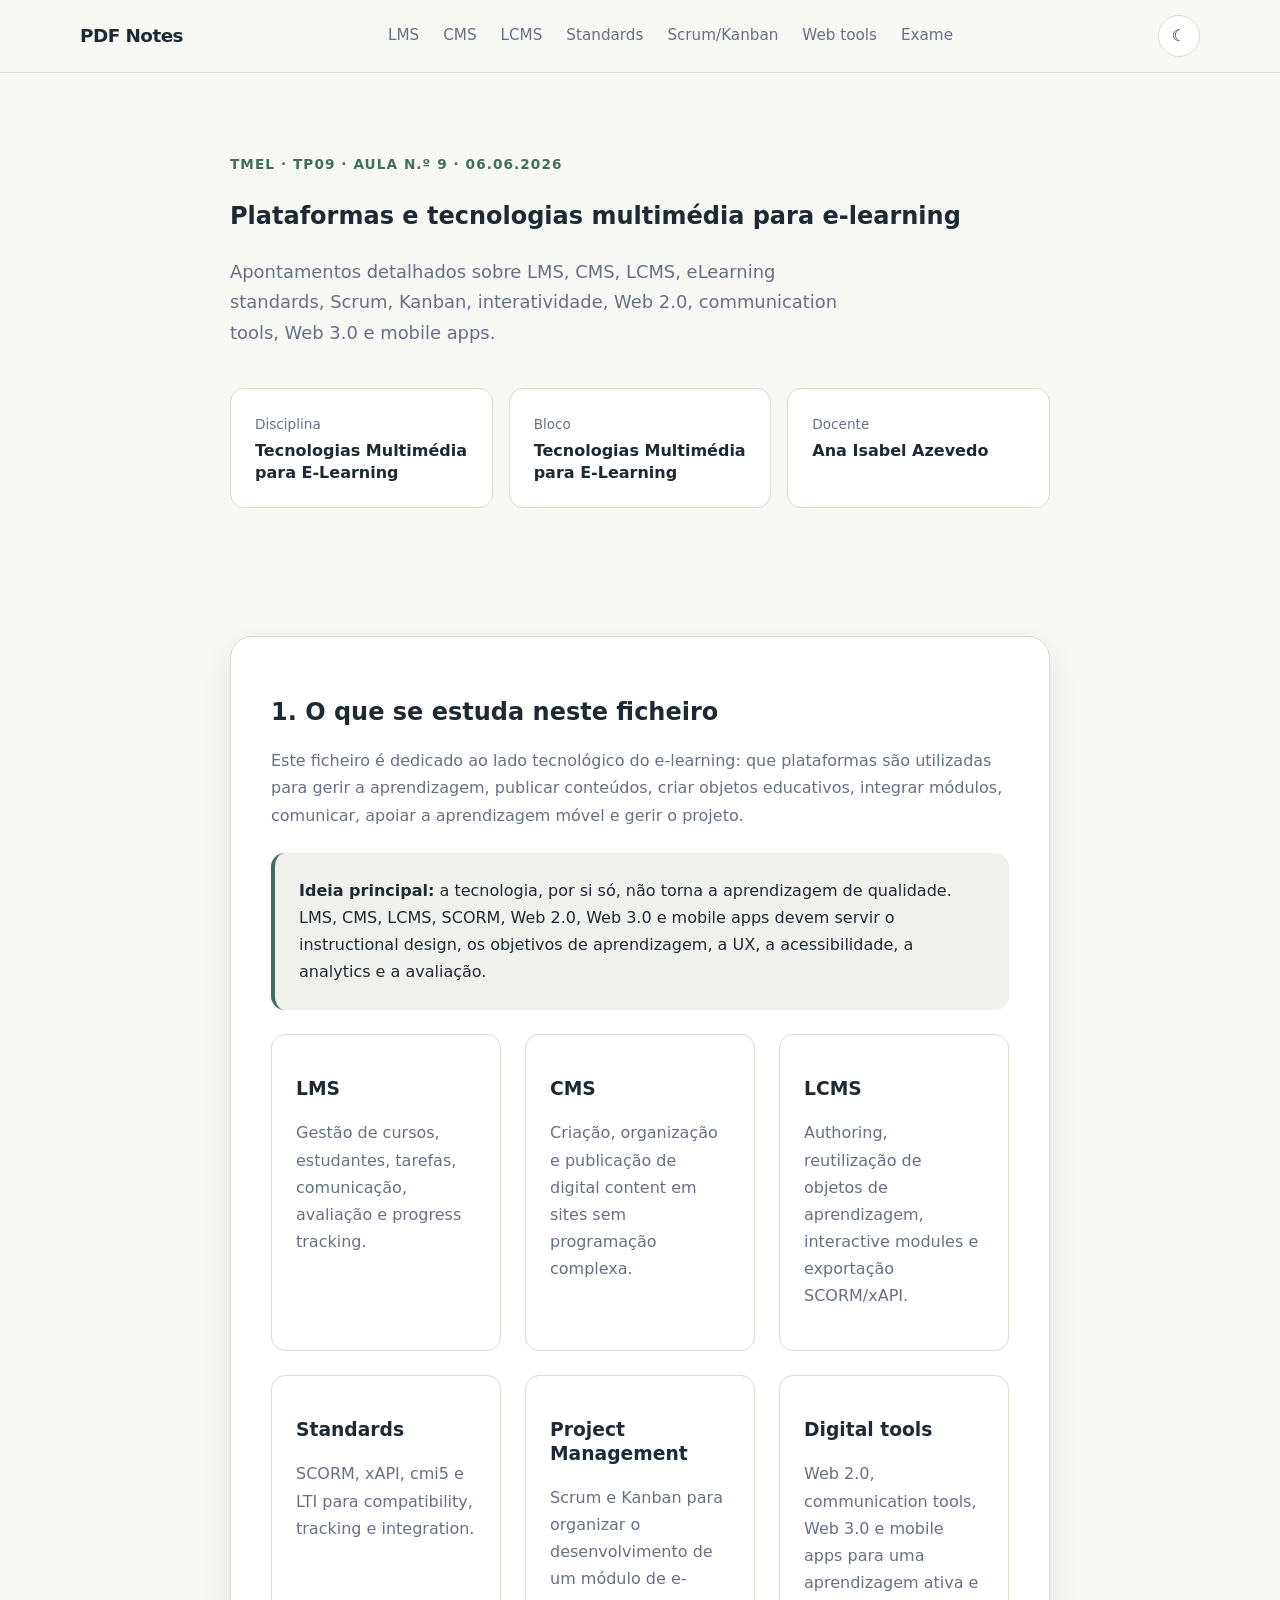
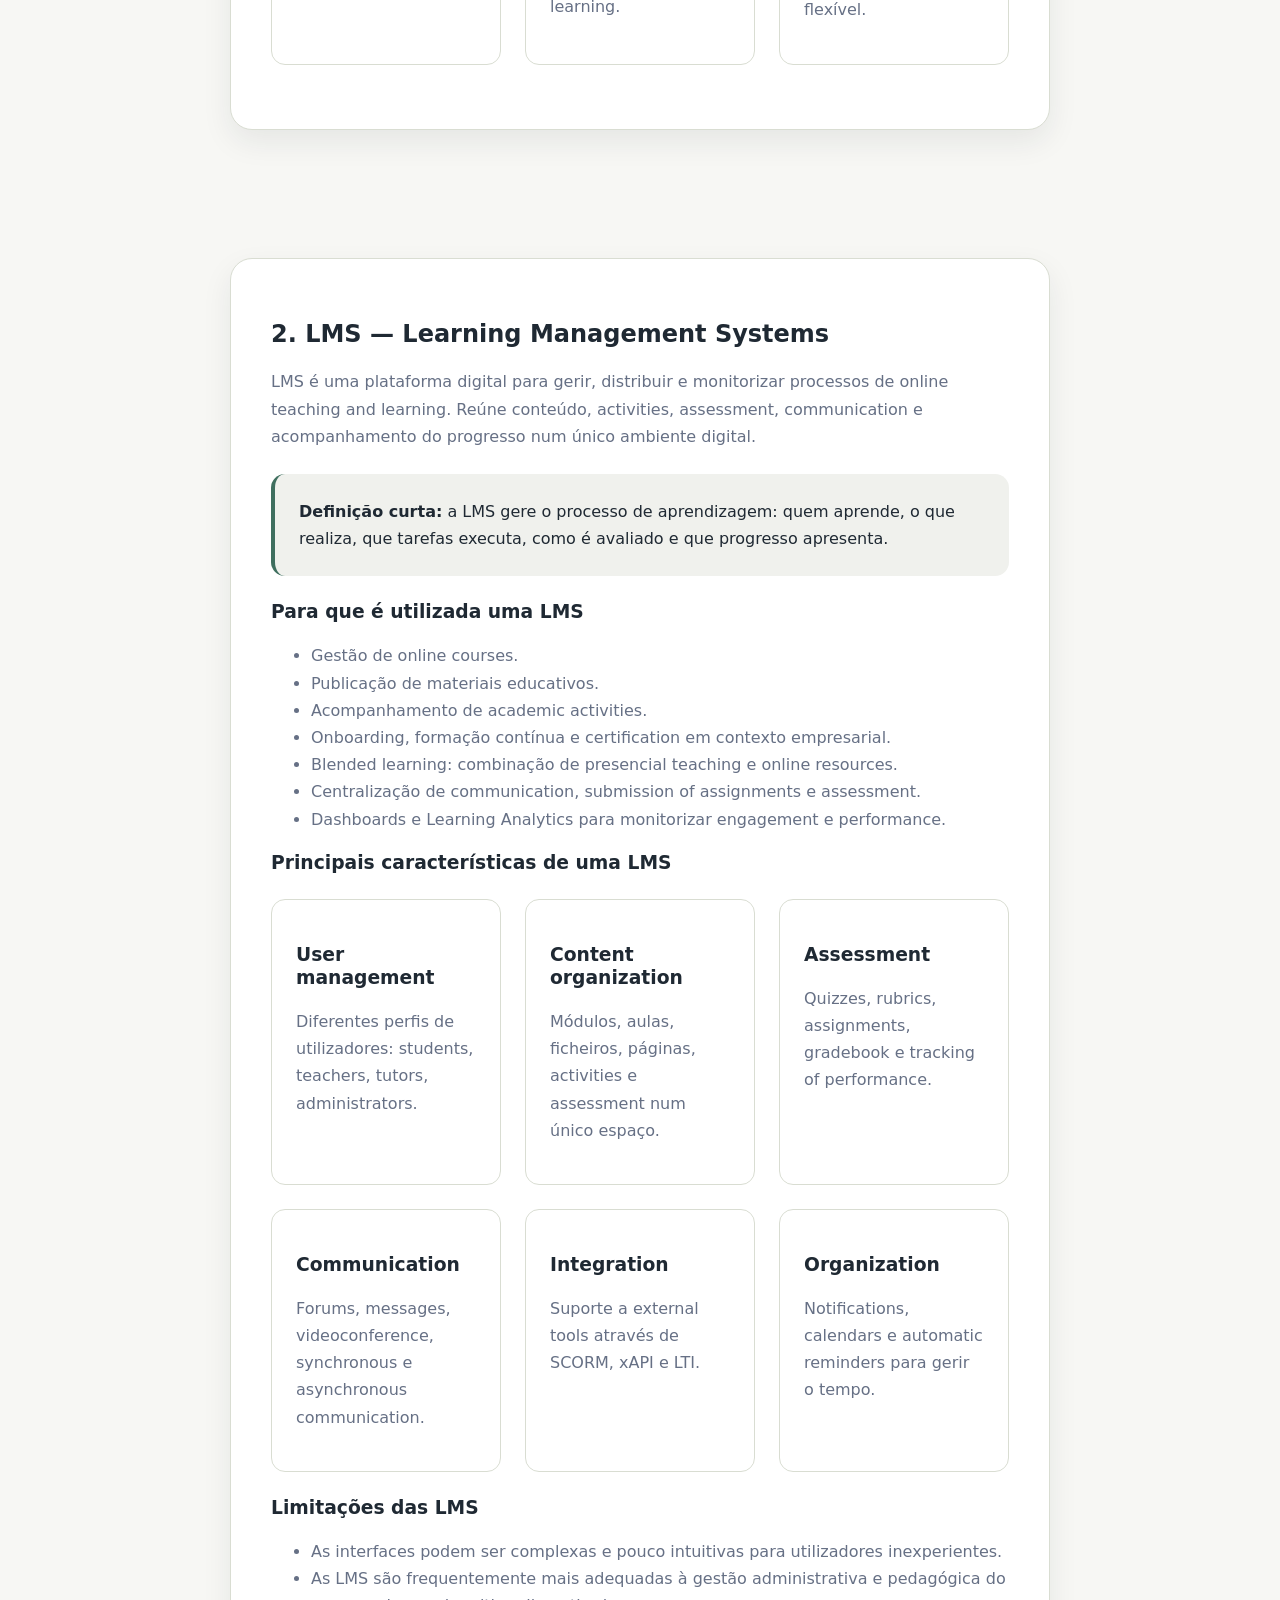
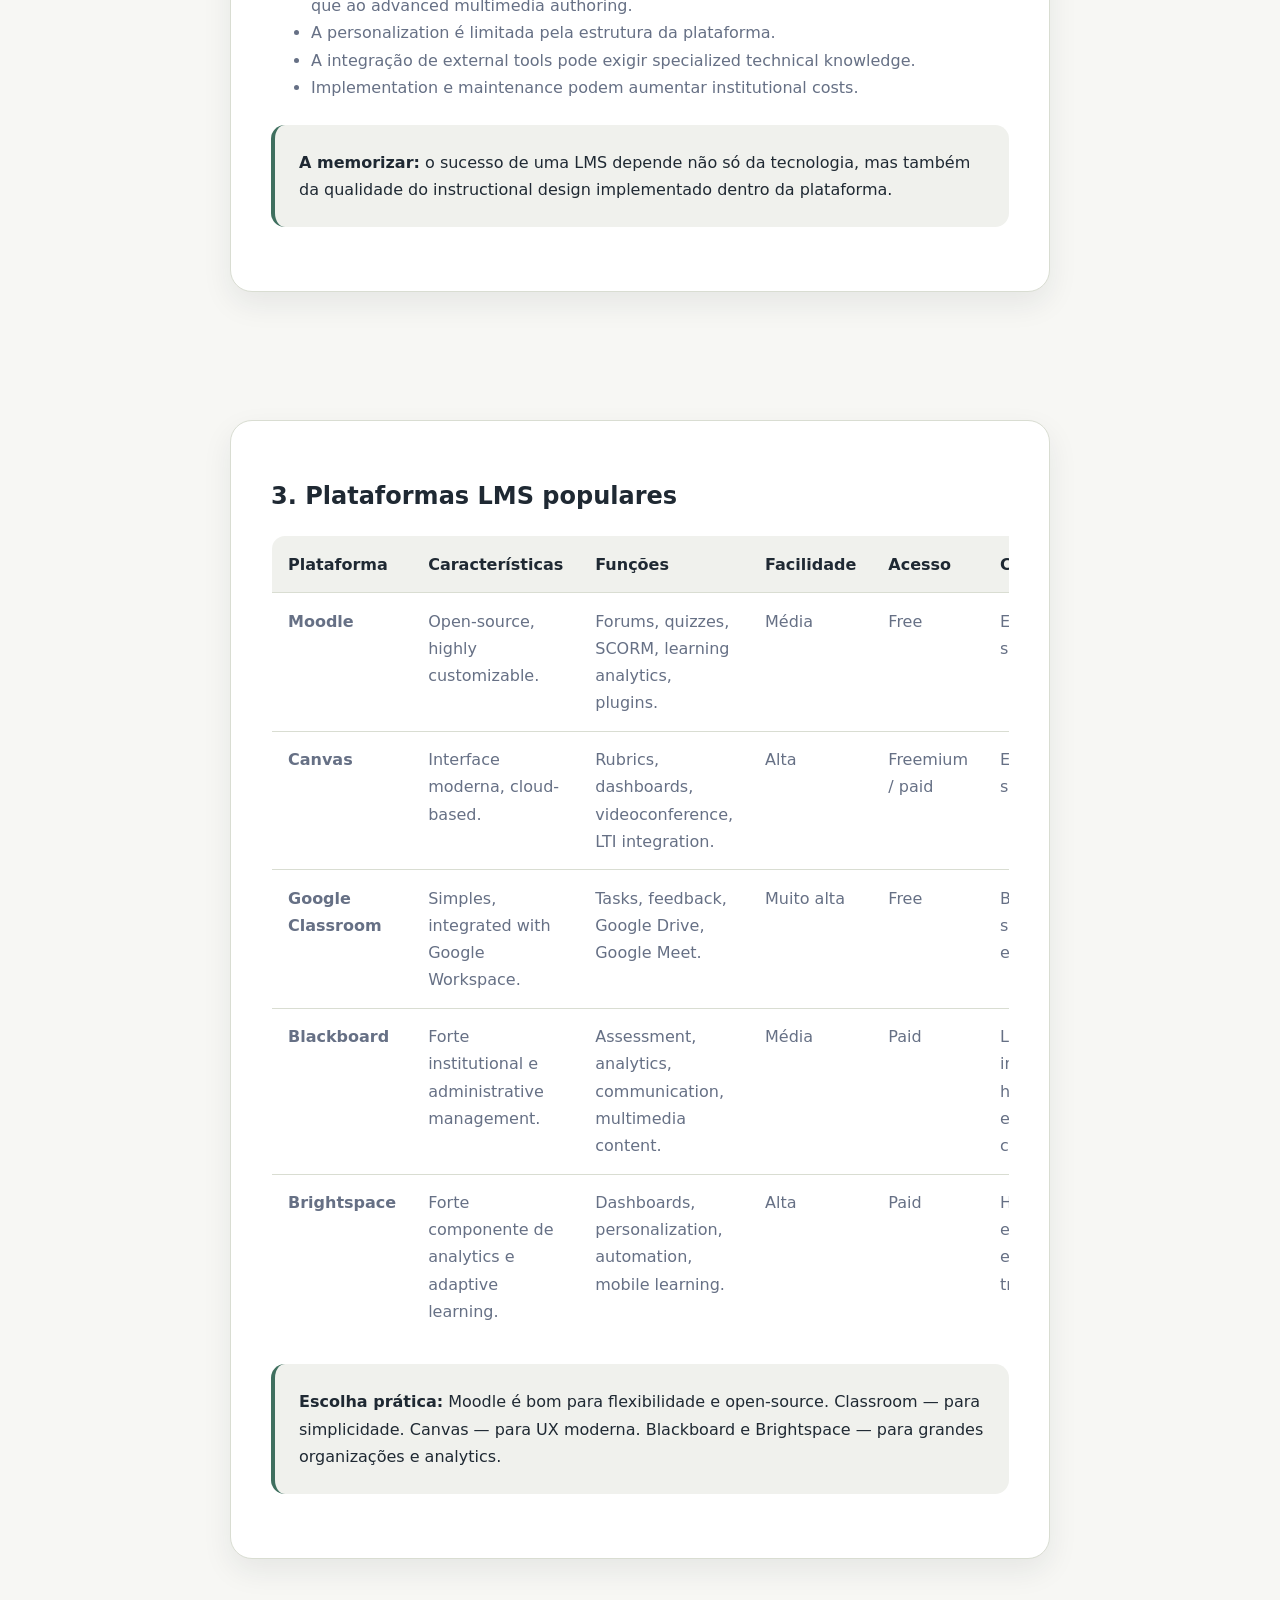
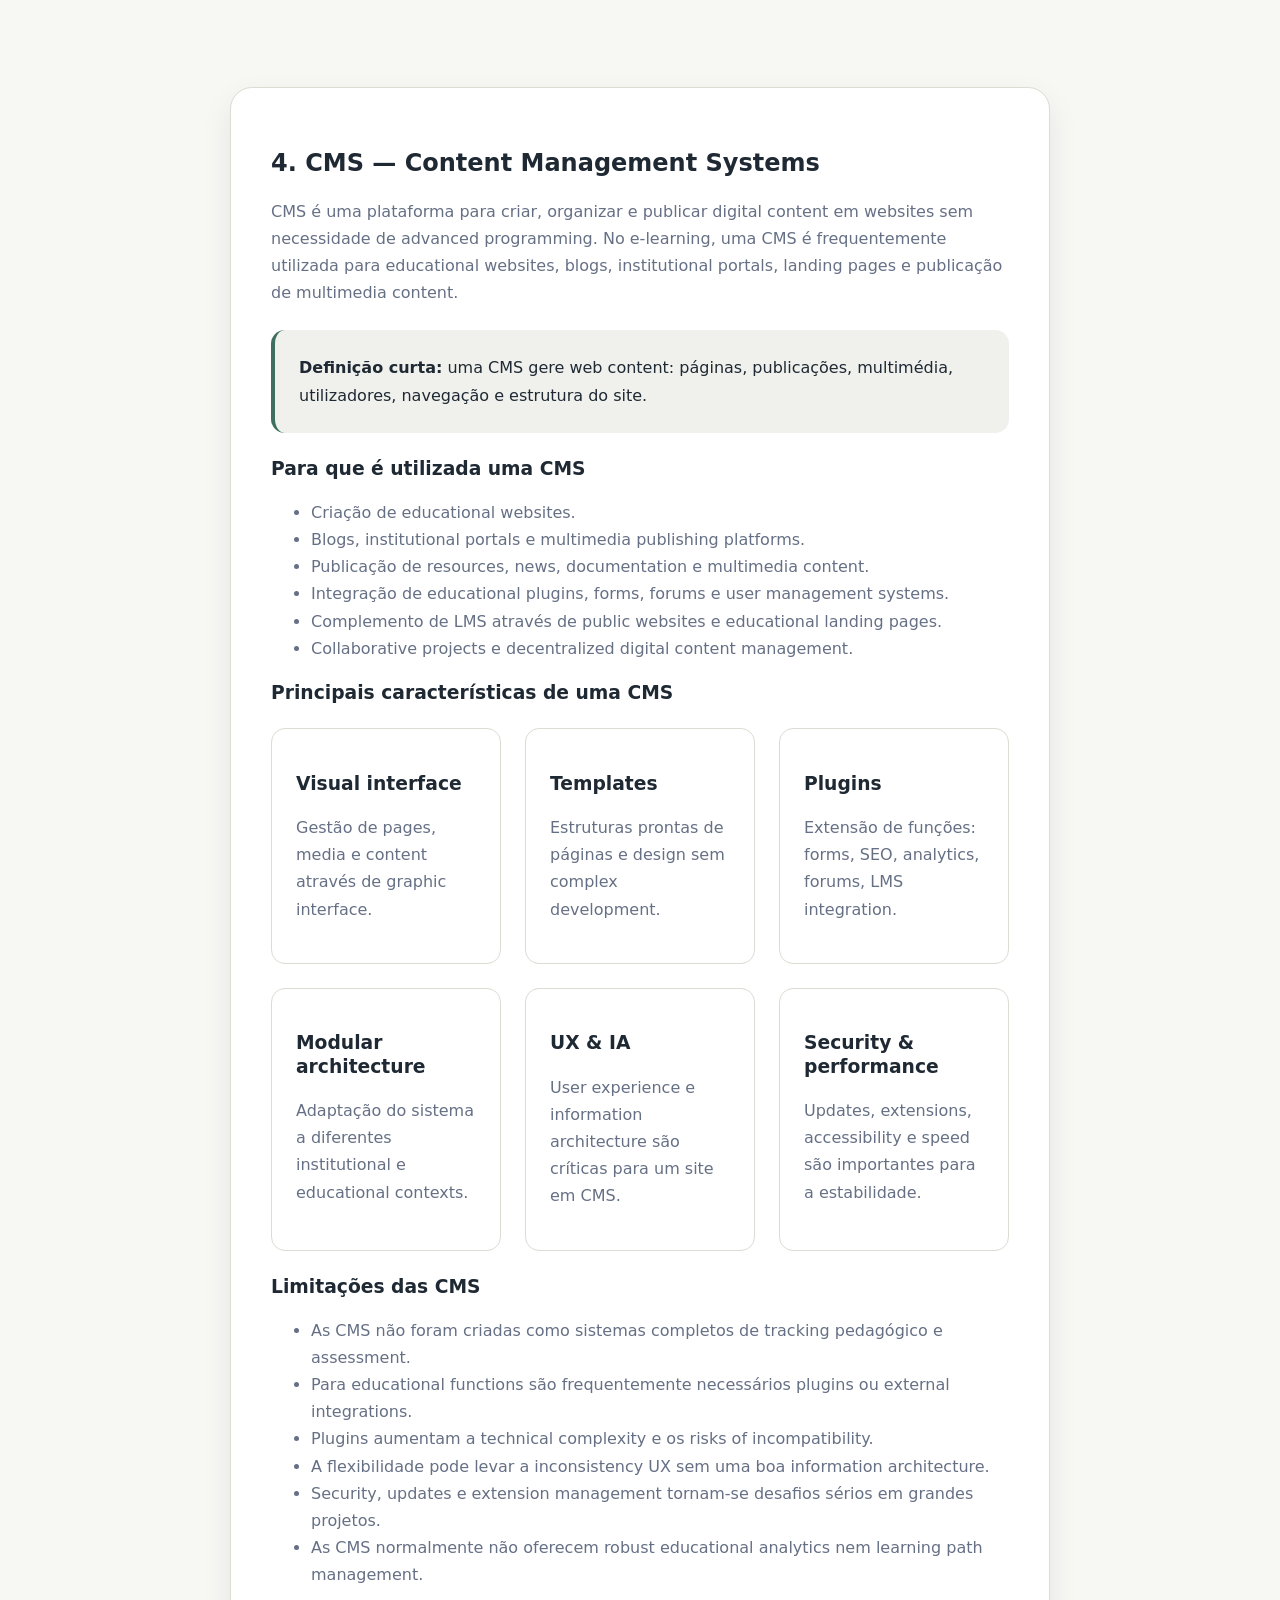
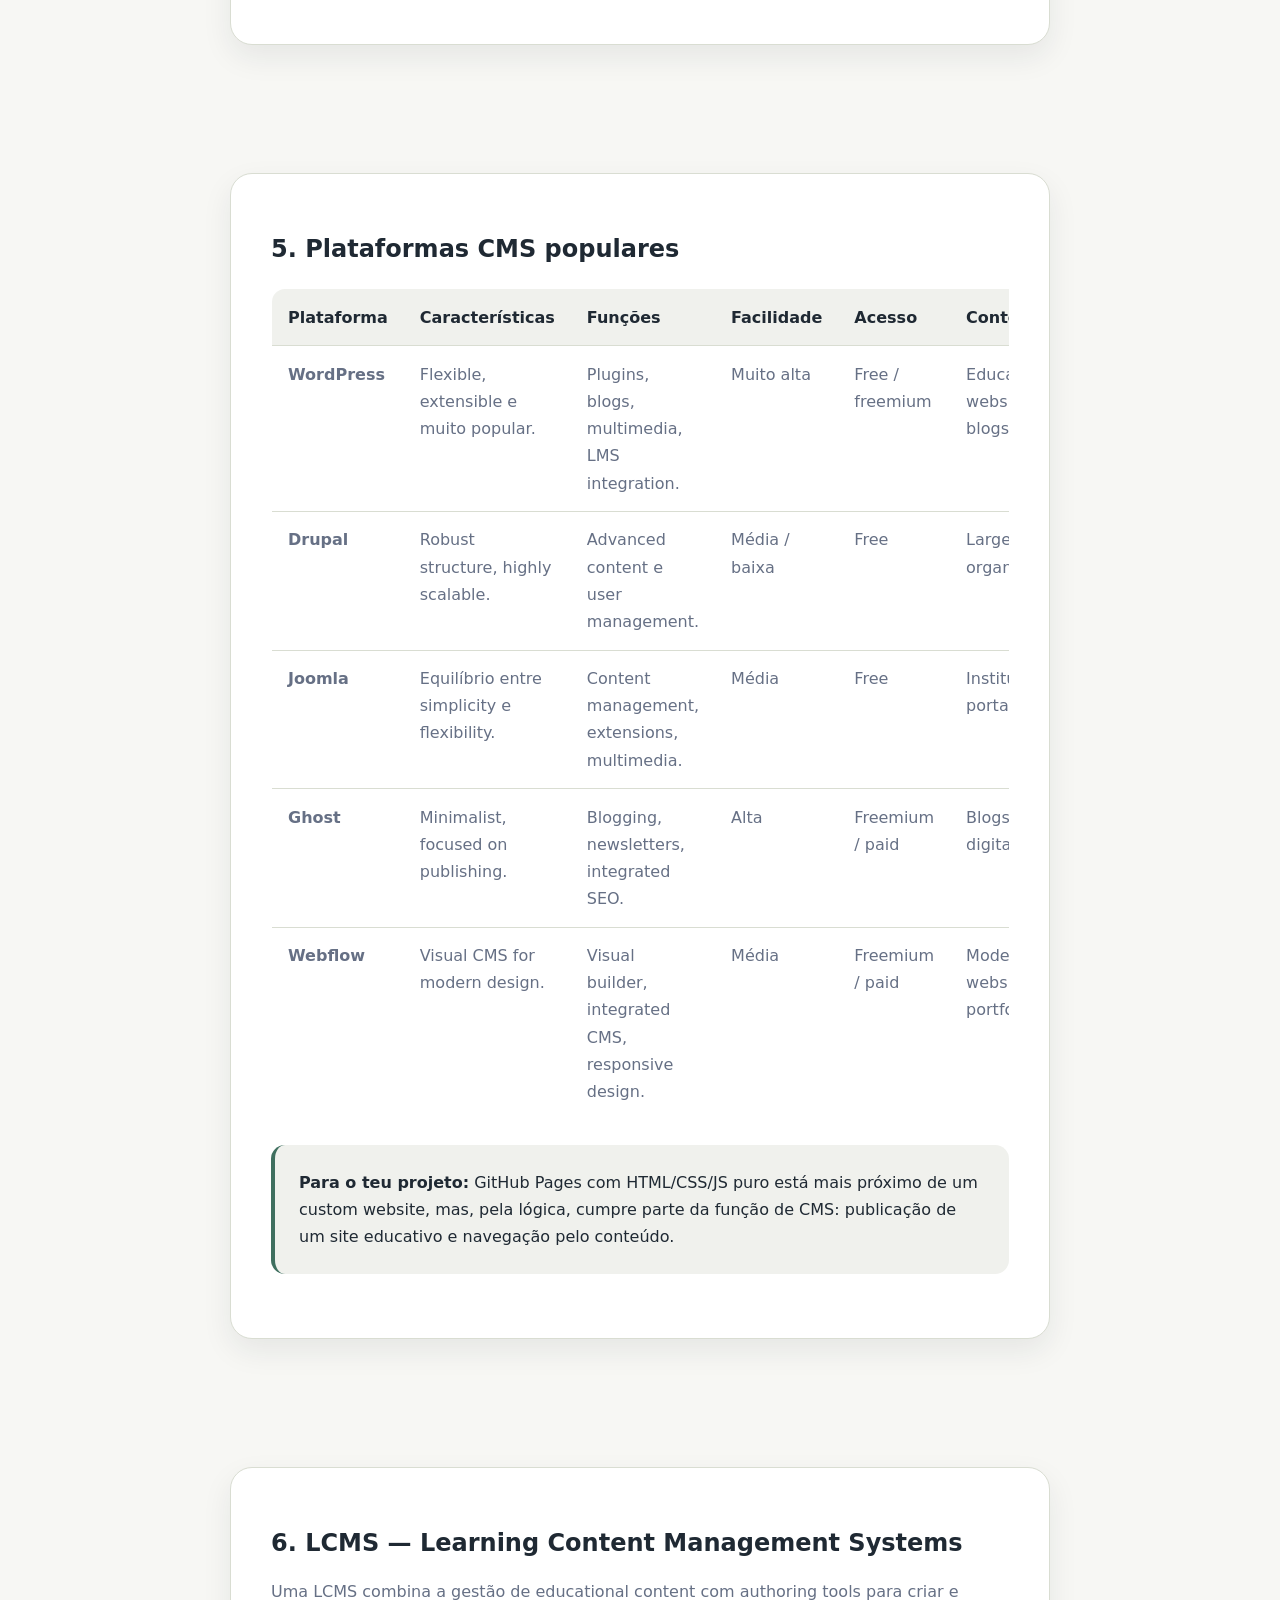
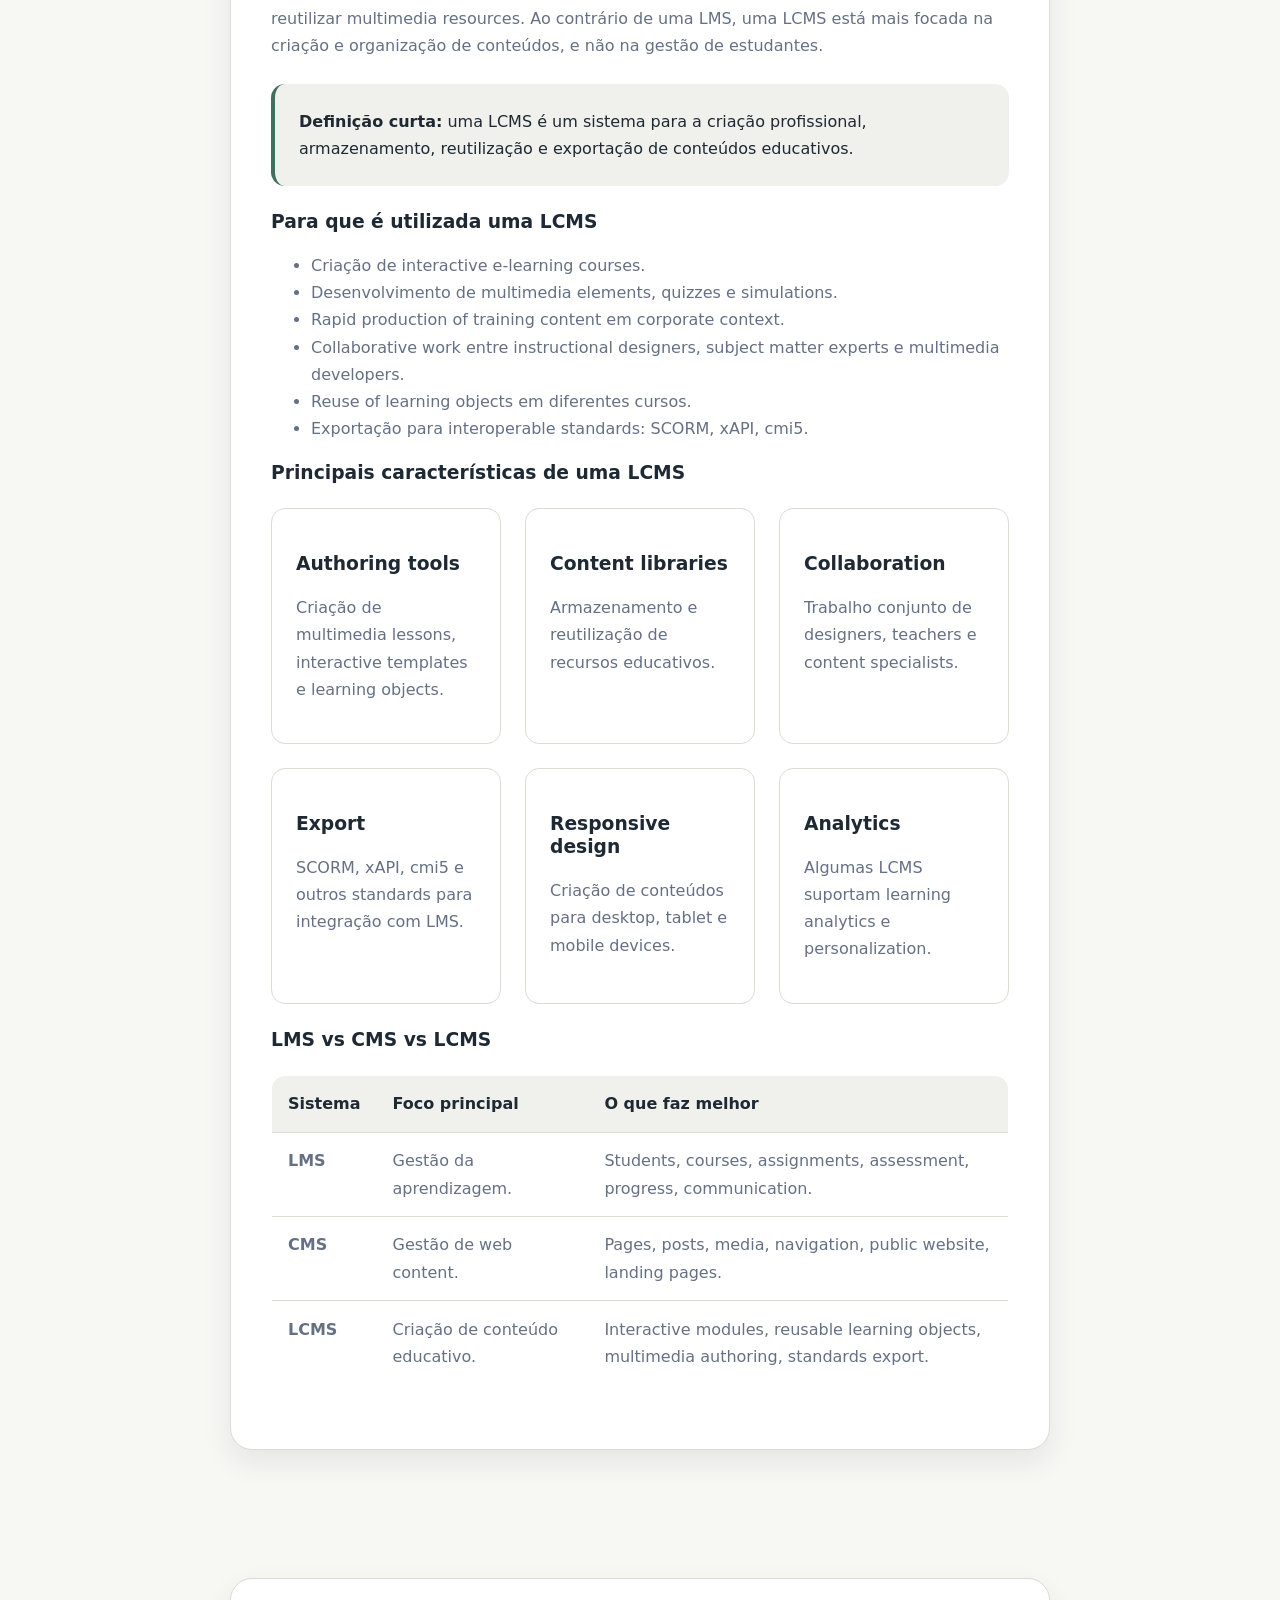
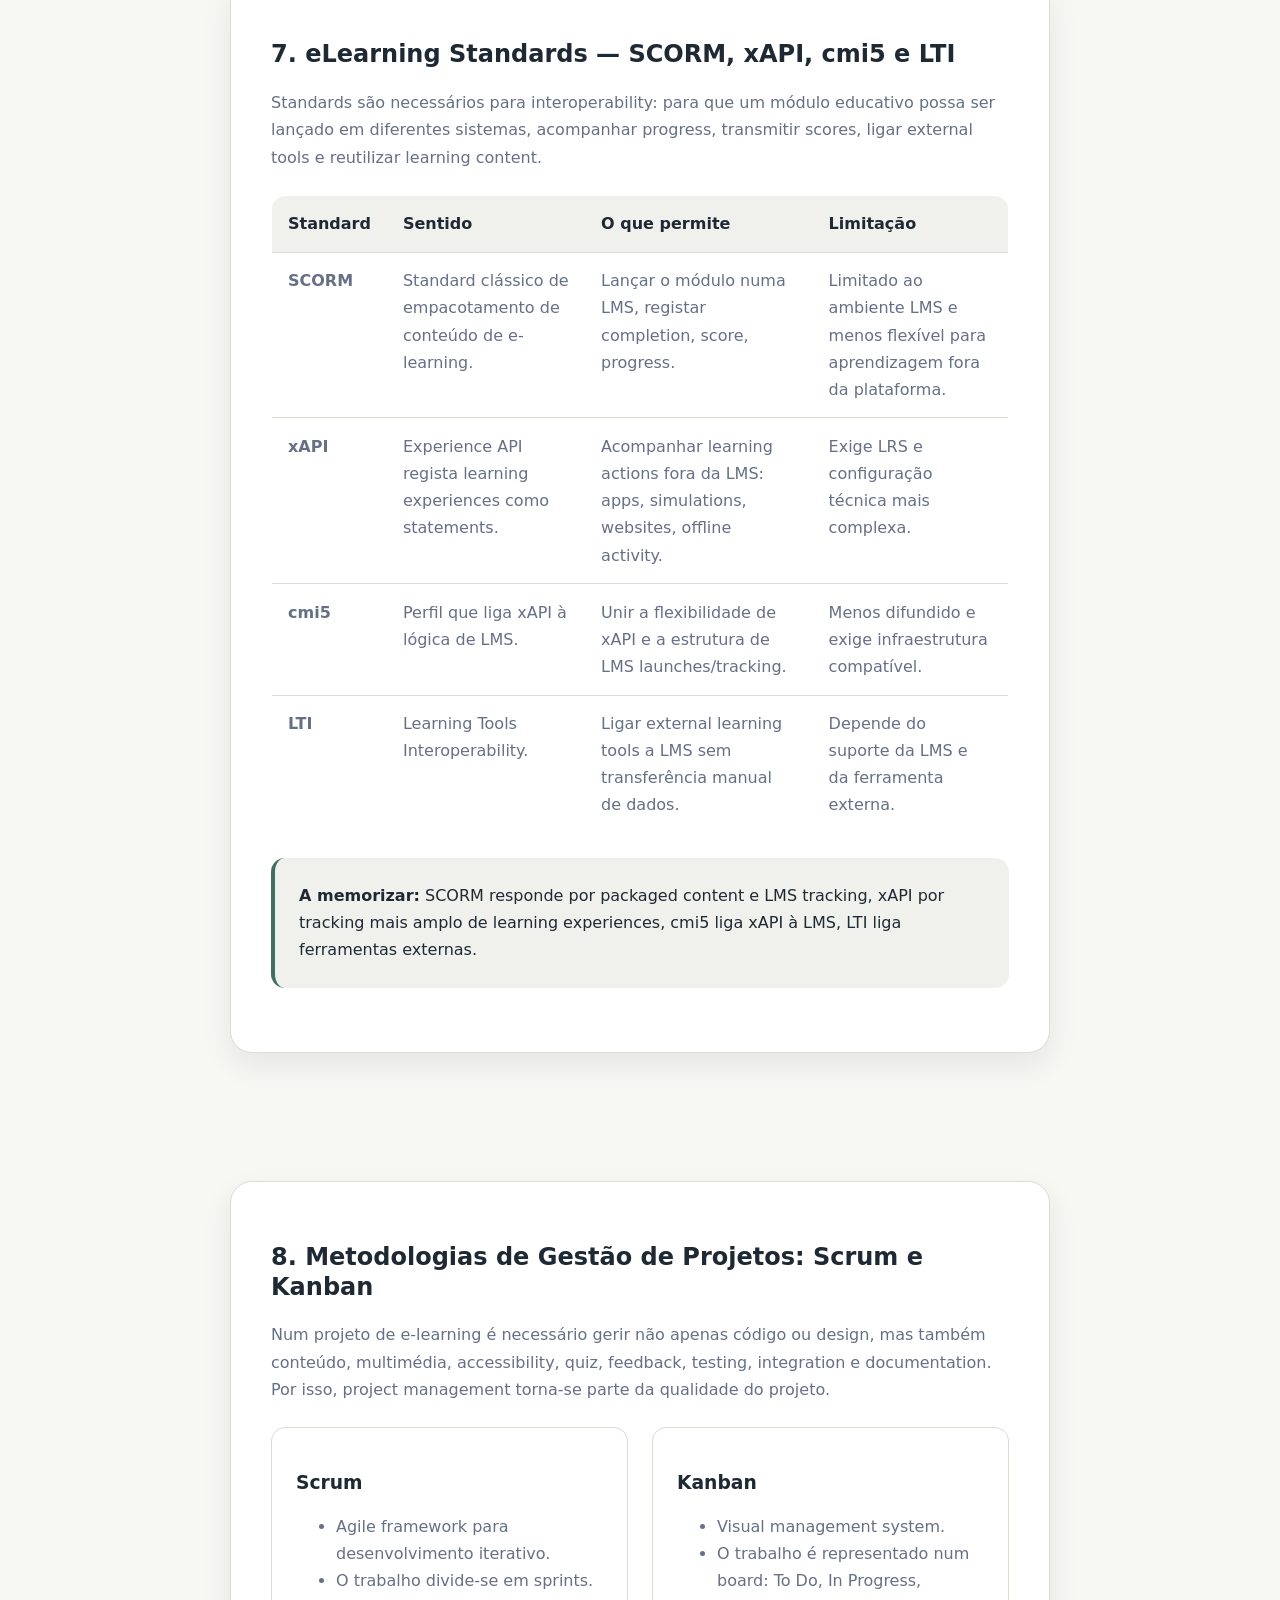
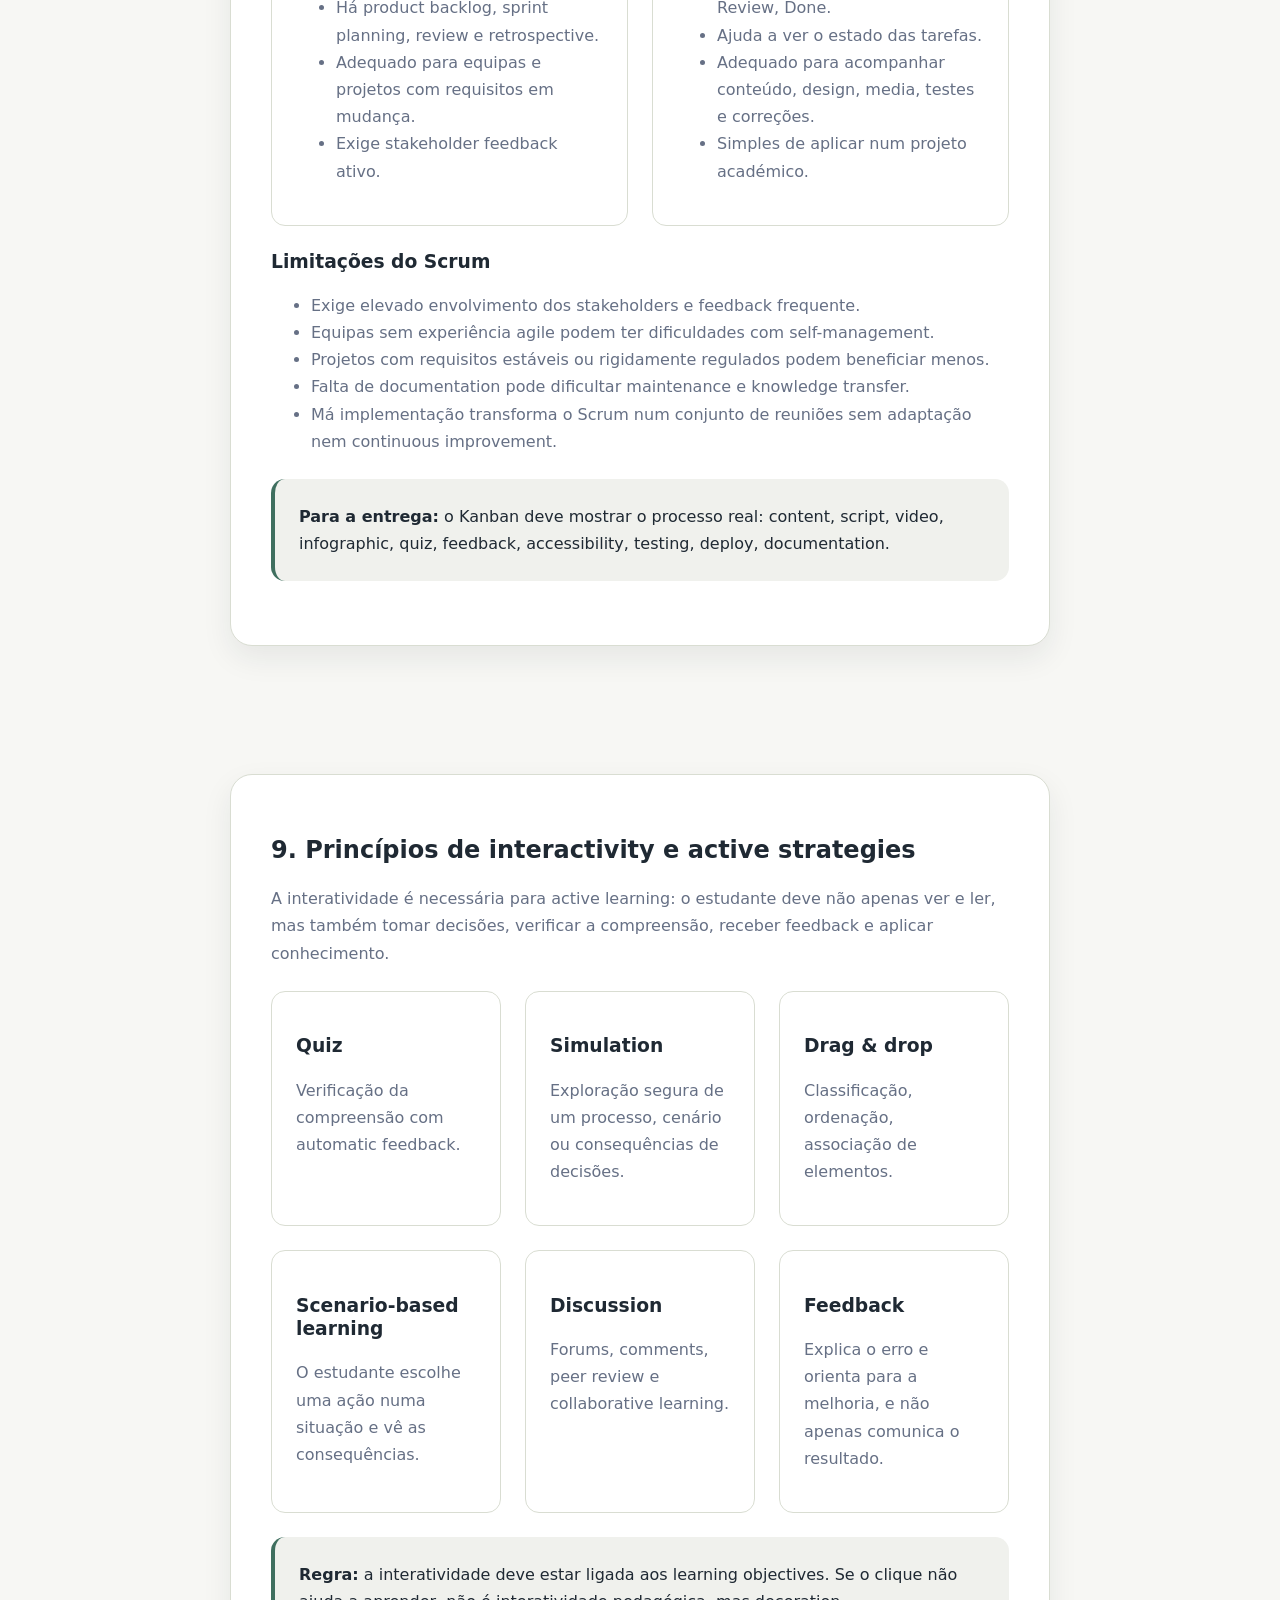
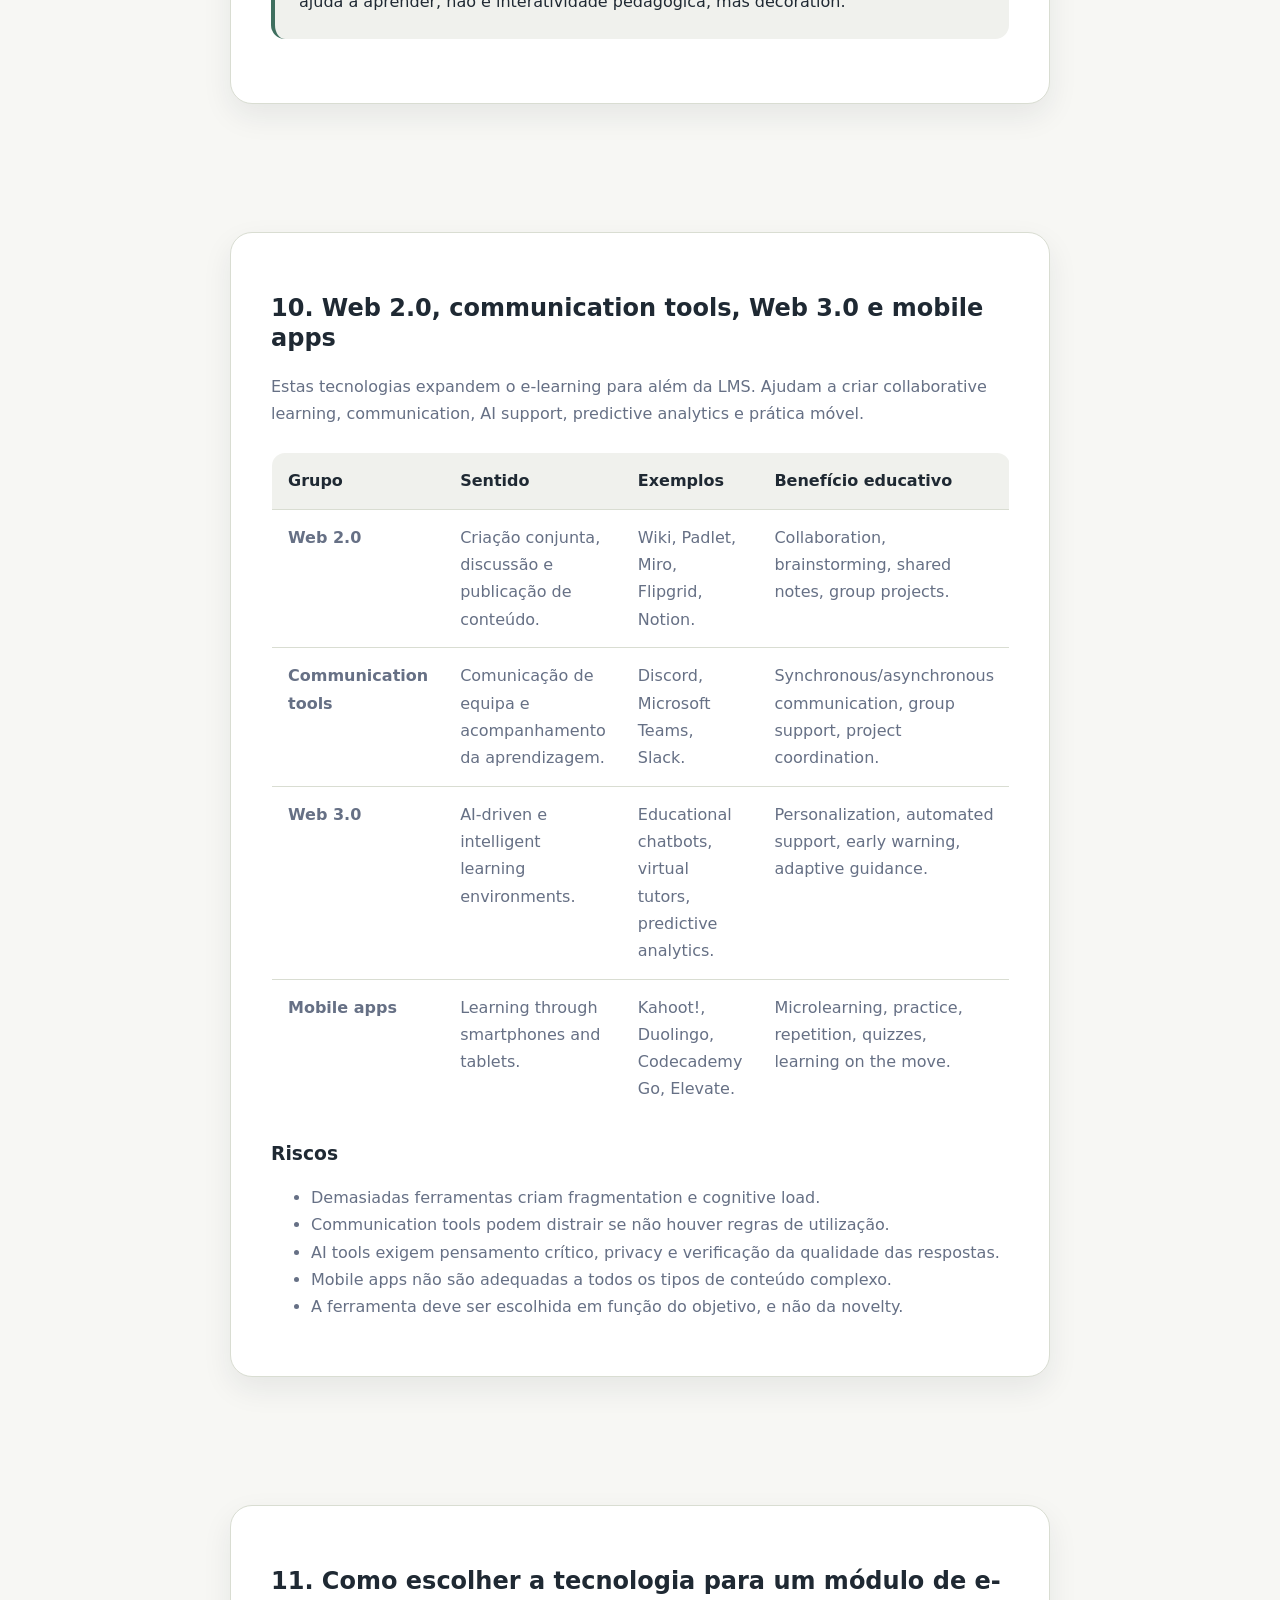
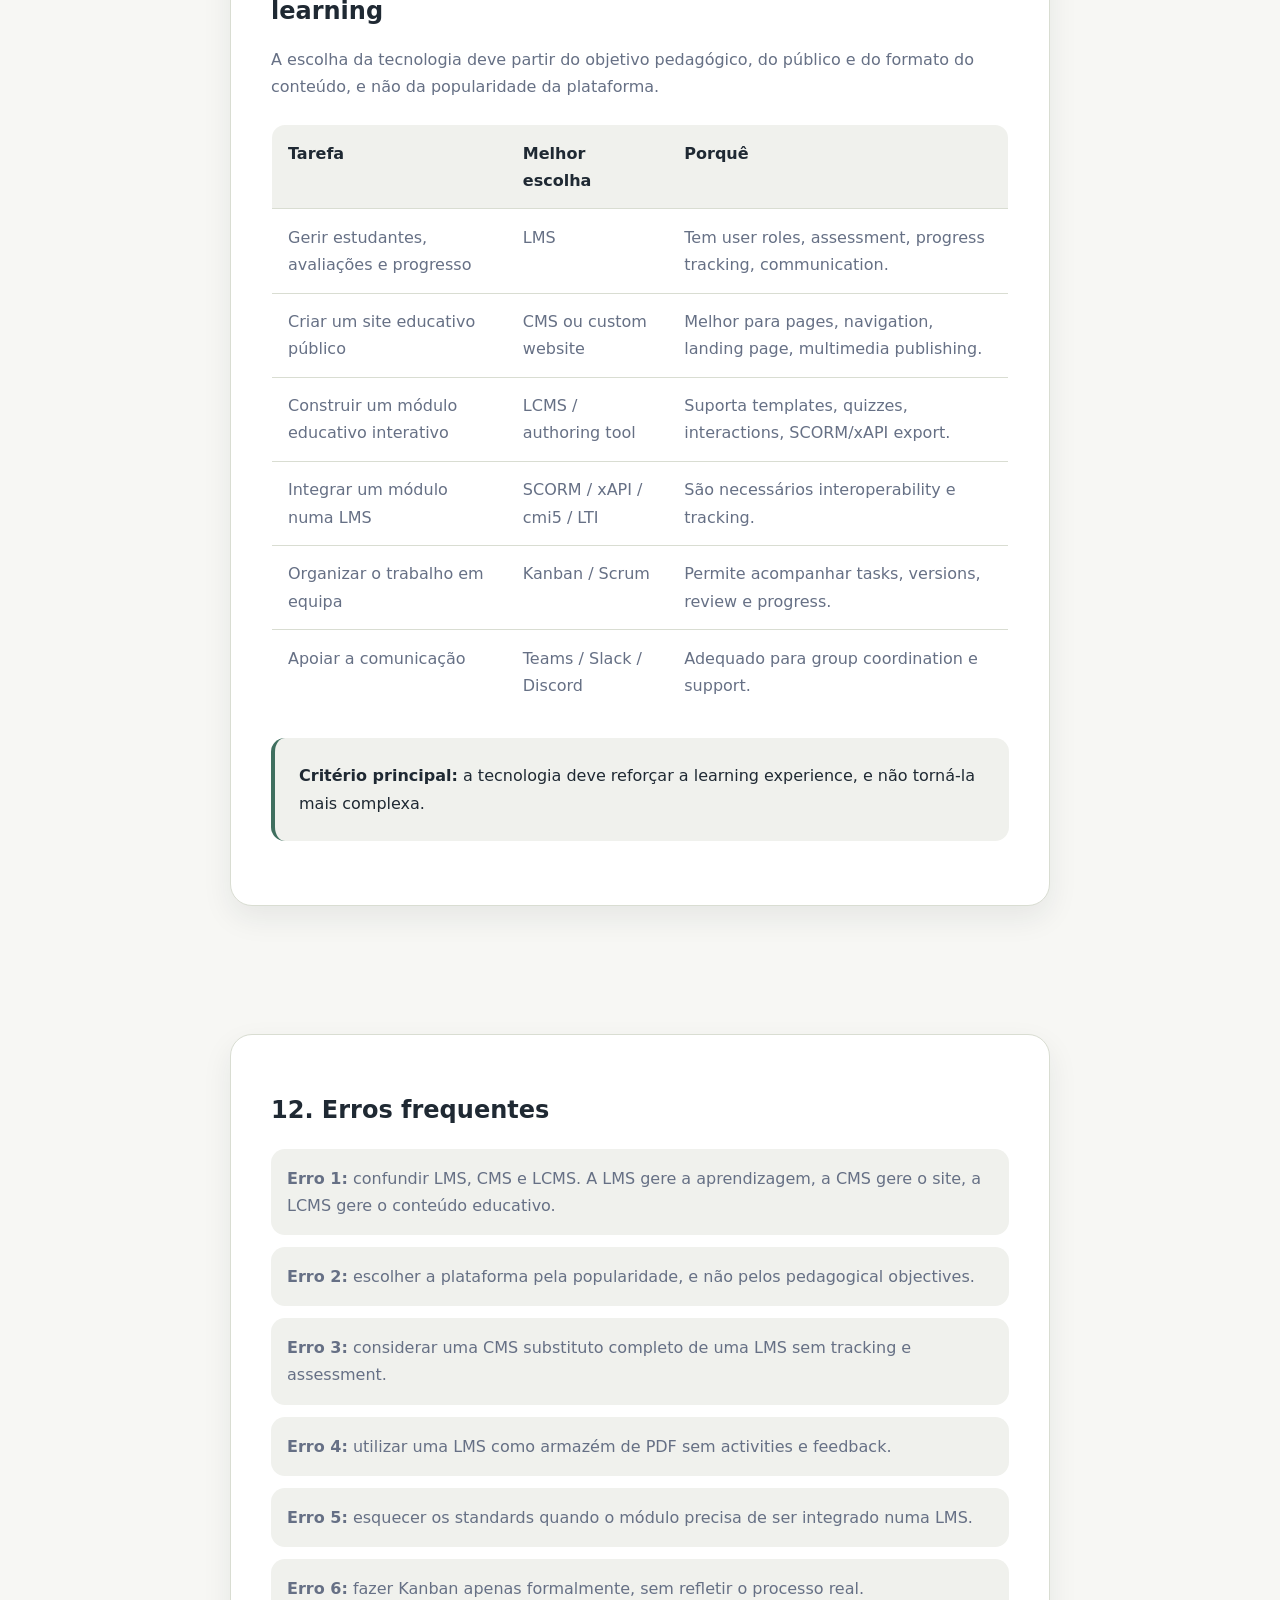
<file: file8.html>
<!-- file8.html -->
<!DOCTYPE html>
<html lang="pt-PT">
<head>
  <meta charset="UTF-8" />
  <meta name="viewport" content="width=device-width, initial-scale=1.0" />
  <title>TMEL TP09 — LMS, CMS, LCMS e tecnologias de e-learning</title>
  <link rel="stylesheet" href="styles.css" />
  <script src="script.js" defer></script>
</head>

<body>
  <header class="site-header">
    <div class="container header-content">
      <a href="index.html" class="logo">PDF Notes</a>

      <nav class="main-nav" aria-label="Navegação da página">
        <a href="#lms">LMS</a>
        <a href="#cms">CMS</a>
        <a href="#lcms">LCMS</a>
        <a href="#standards">Standards</a>
        <a href="#management">Scrum/Kanban</a>
        <a href="#tools">Web tools</a>
        <a href="#exam">Exame</a>
      </nav>

      <button class="theme-toggle" type="button" aria-label="Alternar tema">
        <span class="theme-toggle__icon">☾</span>
      </button>
    </div>
  </header>

  <main>
    <section class="section note-hero reveal">
      <div class="container note-layout">
        <p class="eyebrow">TMEL · TP09 · Aula n.º 9 · 06.06.2026</p>
        <h1>Plataformas e tecnologias multimédia para e-learning</h1>
        <p class="hero-text">
          Apontamentos detalhados sobre LMS, CMS, LCMS, eLearning standards, Scrum, Kanban,
          interatividade, Web 2.0, communication tools, Web 3.0 e mobile apps.
        </p>

        <div class="note-meta-grid">
          <div class="note-meta-card">
            <span>Disciplina</span>
            <strong>Tecnologias Multimédia para E-Learning</strong>
          </div>
          <div class="note-meta-card">
            <span>Bloco</span>
            <strong>Tecnologias Multimédia para E-Learning</strong>
          </div>
          <div class="note-meta-card">
            <span>Docente</span>
            <strong>Ana Isabel Azevedo</strong>
          </div>
        </div>
      </div>
    </section>

    <section class="section reveal">
      <div class="container note-layout">
        <article class="note-content">
          <h2>1. O que se estuda neste ficheiro</h2>

          <p>
            Este ficheiro é dedicado ao lado tecnológico do e-learning: que plataformas são utilizadas
            para gerir a aprendizagem, publicar conteúdos, criar objetos educativos,
            integrar módulos, comunicar, apoiar a aprendizagem móvel e gerir o projeto.
          </p>

          <div class="callout">
            <strong>Ideia principal:</strong> a tecnologia, por si só, não torna a aprendizagem de qualidade.
            LMS, CMS, LCMS, SCORM, Web 2.0, Web 3.0 e mobile apps devem servir
            o instructional design, os objetivos de aprendizagem, a UX, a acessibilidade, a analytics e a avaliação.
          </div>

          <div class="topic-grid">
            <div class="topic-card">
              <h3>LMS</h3>
              <p>Gestão de cursos, estudantes, tarefas, comunicação, avaliação e progress tracking.</p>
            </div>

            <div class="topic-card">
              <h3>CMS</h3>
              <p>Criação, organização e publicação de digital content em sites sem programação complexa.</p>
            </div>

            <div class="topic-card">
              <h3>LCMS</h3>
              <p>Authoring, reutilização de objetos de aprendizagem, interactive modules e exportação SCORM/xAPI.</p>
            </div>

            <div class="topic-card">
              <h3>Standards</h3>
              <p>SCORM, xAPI, cmi5 e LTI para compatibility, tracking e integration.</p>
            </div>

            <div class="topic-card">
              <h3>Project Management</h3>
              <p>Scrum e Kanban para organizar o desenvolvimento de um módulo de e-learning.</p>
            </div>

            <div class="topic-card">
              <h3>Digital tools</h3>
              <p>Web 2.0, communication tools, Web 3.0 e mobile apps para uma aprendizagem ativa e flexível.</p>
            </div>
          </div>
        </article>
      </div>
    </section>

    <section id="lms" class="section reveal">
      <div class="container note-layout">
        <article class="note-content">
          <h2>2. LMS — Learning Management Systems</h2>

          <p>
            LMS é uma plataforma digital para gerir, distribuir e monitorizar
            processos de online teaching and learning. Reúne conteúdo, activities,
            assessment, communication e acompanhamento do progresso num único ambiente digital.
          </p>

          <div class="callout">
            <strong>Definição curta:</strong> a LMS gere o processo de aprendizagem:
            quem aprende, o que realiza, que tarefas executa, como é avaliado e que progresso apresenta.
          </div>

          <h3>Para que é utilizada uma LMS</h3>
          <ul>
            <li>Gestão de online courses.</li>
            <li>Publicação de materiais educativos.</li>
            <li>Acompanhamento de academic activities.</li>
            <li>Onboarding, formação contínua e certification em contexto empresarial.</li>
            <li>Blended learning: combinação de presencial teaching e online resources.</li>
            <li>Centralização de communication, submission of assignments e assessment.</li>
            <li>Dashboards e Learning Analytics para monitorizar engagement e performance.</li>
          </ul>

          <h3>Principais características de uma LMS</h3>
          <div class="topic-grid">
            <div class="topic-card">
              <h3>User management</h3>
              <p>Diferentes perfis de utilizadores: students, teachers, tutors, administrators.</p>
            </div>

            <div class="topic-card">
              <h3>Content organization</h3>
              <p>Módulos, aulas, ficheiros, páginas, activities e assessment num único espaço.</p>
            </div>

            <div class="topic-card">
              <h3>Assessment</h3>
              <p>Quizzes, rubrics, assignments, gradebook e tracking of performance.</p>
            </div>

            <div class="topic-card">
              <h3>Communication</h3>
              <p>Forums, messages, videoconference, synchronous e asynchronous communication.</p>
            </div>

            <div class="topic-card">
              <h3>Integration</h3>
              <p>Suporte a external tools através de SCORM, xAPI e LTI.</p>
            </div>

            <div class="topic-card">
              <h3>Organization</h3>
              <p>Notifications, calendars e automatic reminders para gerir o tempo.</p>
            </div>
          </div>

          <h3>Limitações das LMS</h3>
          <ul>
            <li>As interfaces podem ser complexas e pouco intuitivas para utilizadores inexperientes.</li>
            <li>As LMS são frequentemente mais adequadas à gestão administrativa e pedagógica do que ao advanced multimedia authoring.</li>
            <li>A personalization é limitada pela estrutura da plataforma.</li>
            <li>A integração de external tools pode exigir specialized technical knowledge.</li>
            <li>Implementation e maintenance podem aumentar institutional costs.</li>
          </ul>

          <div class="callout">
            <strong>A memorizar:</strong> o sucesso de uma LMS depende não só da tecnologia,
            mas também da qualidade do instructional design implementado dentro da plataforma.
          </div>
        </article>
      </div>
    </section>

    <section class="section reveal">
      <div class="container note-layout">
        <article class="note-content">
          <h2>3. Plataformas LMS populares</h2>

          <div class="responsive-table">
            <table class="study-table">
              <thead>
                <tr>
                  <th>Plataforma</th>
                  <th>Características</th>
                  <th>Funções</th>
                  <th>Facilidade</th>
                  <th>Acesso</th>
                  <th>Contexto</th>
                </tr>
              </thead>
              <tbody>
                <tr>
                  <td><strong>Moodle</strong></td>
                  <td>Open-source, highly customizable.</td>
                  <td>Forums, quizzes, SCORM, learning analytics, plugins.</td>
                  <td>Média</td>
                  <td>Free</td>
                  <td>Ensino superior.</td>
                </tr>
                <tr>
                  <td><strong>Canvas</strong></td>
                  <td>Interface moderna, cloud-based.</td>
                  <td>Rubrics, dashboards, videoconference, LTI integration.</td>
                  <td>Alta</td>
                  <td>Freemium / paid</td>
                  <td>Ensino superior.</td>
                </tr>
                <tr>
                  <td><strong>Google Classroom</strong></td>
                  <td>Simples, integrated with Google Workspace.</td>
                  <td>Tasks, feedback, Google Drive, Google Meet.</td>
                  <td>Muito alta</td>
                  <td>Free</td>
                  <td>Basic e secondary education.</td>
                </tr>
                <tr>
                  <td><strong>Blackboard</strong></td>
                  <td>Forte institutional e administrative management.</td>
                  <td>Assessment, analytics, communication, multimedia content.</td>
                  <td>Média</td>
                  <td>Paid</td>
                  <td>Large institutions, higher education, corporate.</td>
                </tr>
                <tr>
                  <td><strong>Brightspace</strong></td>
                  <td>Forte componente de analytics e adaptive learning.</td>
                  <td>Dashboards, personalization, automation, mobile learning.</td>
                  <td>Alta</td>
                  <td>Paid</td>
                  <td>Higher education e corporate training.</td>
                </tr>
              </tbody>
            </table>
          </div>

          <div class="callout">
            <strong>Escolha prática:</strong> Moodle é bom para flexibilidade e open-source.
            Classroom — para simplicidade. Canvas — para UX moderna. Blackboard e Brightspace —
            para grandes organizações e analytics.
          </div>
        </article>
      </div>
    </section>

    <section id="cms" class="section reveal">
      <div class="container note-layout">
        <article class="note-content">
          <h2>4. CMS — Content Management Systems</h2>

          <p>
            CMS é uma plataforma para criar, organizar e publicar digital content
            em websites sem necessidade de advanced programming. No e-learning, uma CMS é frequentemente
            utilizada para educational websites, blogs, institutional portals,
            landing pages e publicação de multimedia content.
          </p>

          <div class="callout">
            <strong>Definição curta:</strong> uma CMS gere web content:
            páginas, publicações, multimédia, utilizadores, navegação e estrutura do site.
          </div>

          <h3>Para que é utilizada uma CMS</h3>
          <ul>
            <li>Criação de educational websites.</li>
            <li>Blogs, institutional portals e multimedia publishing platforms.</li>
            <li>Publicação de resources, news, documentation e multimedia content.</li>
            <li>Integração de educational plugins, forms, forums e user management systems.</li>
            <li>Complemento de LMS através de public websites e educational landing pages.</li>
            <li>Collaborative projects e decentralized digital content management.</li>
          </ul>

          <h3>Principais características de uma CMS</h3>
          <div class="topic-grid">
            <div class="topic-card">
              <h3>Visual interface</h3>
              <p>Gestão de pages, media e content através de graphic interface.</p>
            </div>

            <div class="topic-card">
              <h3>Templates</h3>
              <p>Estruturas prontas de páginas e design sem complex development.</p>
            </div>

            <div class="topic-card">
              <h3>Plugins</h3>
              <p>Extensão de funções: forms, SEO, analytics, forums, LMS integration.</p>
            </div>

            <div class="topic-card">
              <h3>Modular architecture</h3>
              <p>Adaptação do sistema a diferentes institutional e educational contexts.</p>
            </div>

            <div class="topic-card">
              <h3>UX & IA</h3>
              <p>User experience e information architecture são críticas para um site em CMS.</p>
            </div>

            <div class="topic-card">
              <h3>Security & performance</h3>
              <p>Updates, extensions, accessibility e speed são importantes para a estabilidade.</p>
            </div>
          </div>

          <h3>Limitações das CMS</h3>
          <ul>
            <li>As CMS não foram criadas como sistemas completos de tracking pedagógico e assessment.</li>
            <li>Para educational functions são frequentemente necessários plugins ou external integrations.</li>
            <li>Plugins aumentam a technical complexity e os risks of incompatibility.</li>
            <li>A flexibilidade pode levar a inconsistency UX sem uma boa information architecture.</li>
            <li>Security, updates e extension management tornam-se desafios sérios em grandes projetos.</li>
            <li>As CMS normalmente não oferecem robust educational analytics nem learning path management.</li>
          </ul>
        </article>
      </div>
    </section>

    <section class="section reveal">
      <div class="container note-layout">
        <article class="note-content">
          <h2>5. Plataformas CMS populares</h2>

          <div class="responsive-table">
            <table class="study-table">
              <thead>
                <tr>
                  <th>Plataforma</th>
                  <th>Características</th>
                  <th>Funções</th>
                  <th>Facilidade</th>
                  <th>Acesso</th>
                  <th>Contexto</th>
                </tr>
              </thead>
              <tbody>
                <tr>
                  <td><strong>WordPress</strong></td>
                  <td>Flexible, extensible e muito popular.</td>
                  <td>Plugins, blogs, multimedia, LMS integration.</td>
                  <td>Muito alta</td>
                  <td>Free / freemium</td>
                  <td>Educational websites e blogs.</td>
                </tr>
                <tr>
                  <td><strong>Drupal</strong></td>
                  <td>Robust structure, highly scalable.</td>
                  <td>Advanced content e user management.</td>
                  <td>Média / baixa</td>
                  <td>Free</td>
                  <td>Large organizations.</td>
                </tr>
                <tr>
                  <td><strong>Joomla</strong></td>
                  <td>Equilíbrio entre simplicity e flexibility.</td>
                  <td>Content management, extensions, multimedia.</td>
                  <td>Média</td>
                  <td>Free</td>
                  <td>Institutional portals.</td>
                </tr>
                <tr>
                  <td><strong>Ghost</strong></td>
                  <td>Minimalist, focused on publishing.</td>
                  <td>Blogging, newsletters, integrated SEO.</td>
                  <td>Alta</td>
                  <td>Freemium / paid</td>
                  <td>Blogs e digital media.</td>
                </tr>
                <tr>
                  <td><strong>Webflow</strong></td>
                  <td>Visual CMS for modern design.</td>
                  <td>Visual builder, integrated CMS, responsive design.</td>
                  <td>Média</td>
                  <td>Freemium / paid</td>
                  <td>Modern websites e portfolios.</td>
                </tr>
              </tbody>
            </table>
          </div>

          <div class="callout">
            <strong>Para o teu projeto:</strong> GitHub Pages com HTML/CSS/JS puro está mais próximo de um custom website,
            mas, pela lógica, cumpre parte da função de CMS: publicação de um site educativo e navegação pelo conteúdo.
          </div>
        </article>
      </div>
    </section>

    <section id="lcms" class="section reveal">
      <div class="container note-layout">
        <article class="note-content">
          <h2>6. LCMS — Learning Content Management Systems</h2>

          <p>
            Uma LCMS combina a gestão de educational content com authoring tools para criar
            e reutilizar multimedia resources. Ao contrário de uma LMS, uma LCMS está mais
            focada na criação e organização de conteúdos, e não na gestão de estudantes.
          </p>

          <div class="callout">
            <strong>Definição curta:</strong> uma LCMS é um sistema para a criação profissional,
            armazenamento, reutilização e exportação de conteúdos educativos.
          </div>

          <h3>Para que é utilizada uma LCMS</h3>
          <ul>
            <li>Criação de interactive e-learning courses.</li>
            <li>Desenvolvimento de multimedia elements, quizzes e simulations.</li>
            <li>Rapid production of training content em corporate context.</li>
            <li>Collaborative work entre instructional designers, subject matter experts e multimedia developers.</li>
            <li>Reuse of learning objects em diferentes cursos.</li>
            <li>Exportação para interoperable standards: SCORM, xAPI, cmi5.</li>
          </ul>

          <h3>Principais características de uma LCMS</h3>
          <div class="topic-grid">
            <div class="topic-card">
              <h3>Authoring tools</h3>
              <p>Criação de multimedia lessons, interactive templates e learning objects.</p>
            </div>

            <div class="topic-card">
              <h3>Content libraries</h3>
              <p>Armazenamento e reutilização de recursos educativos.</p>
            </div>

            <div class="topic-card">
              <h3>Collaboration</h3>
              <p>Trabalho conjunto de designers, teachers e content specialists.</p>
            </div>

            <div class="topic-card">
              <h3>Export</h3>
              <p>SCORM, xAPI, cmi5 e outros standards para integração com LMS.</p>
            </div>

            <div class="topic-card">
              <h3>Responsive design</h3>
              <p>Criação de conteúdos para desktop, tablet e mobile devices.</p>
            </div>

            <div class="topic-card">
              <h3>Analytics</h3>
              <p>Algumas LCMS suportam learning analytics e personalization.</p>
            </div>
          </div>

          <h3>LMS vs CMS vs LCMS</h3>
          <div class="responsive-table">
            <table class="study-table">
              <thead>
                <tr>
                  <th>Sistema</th>
                  <th>Foco principal</th>
                  <th>O que faz melhor</th>
                </tr>
              </thead>
              <tbody>
                <tr>
                  <td><strong>LMS</strong></td>
                  <td>Gestão da aprendizagem.</td>
                  <td>Students, courses, assignments, assessment, progress, communication.</td>
                </tr>
                <tr>
                  <td><strong>CMS</strong></td>
                  <td>Gestão de web content.</td>
                  <td>Pages, posts, media, navigation, public website, landing pages.</td>
                </tr>
                <tr>
                  <td><strong>LCMS</strong></td>
                  <td>Criação de conteúdo educativo.</td>
                  <td>Interactive modules, reusable learning objects, multimedia authoring, standards export.</td>
                </tr>
              </tbody>
            </table>
          </div>
        </article>
      </div>
    </section>

    <section id="standards" class="section reveal">
      <div class="container note-layout">
        <article class="note-content">
          <h2>7. eLearning Standards — SCORM, xAPI, cmi5 e LTI</h2>

          <p>
            Standards são necessários para interoperability: para que um módulo educativo possa ser lançado
            em diferentes sistemas, acompanhar progress, transmitir scores, ligar external tools
            e reutilizar learning content.
          </p>

          <div class="responsive-table">
            <table class="study-table">
              <thead>
                <tr>
                  <th>Standard</th>
                  <th>Sentido</th>
                  <th>O que permite</th>
                  <th>Limitação</th>
                </tr>
              </thead>
              <tbody>
                <tr>
                  <td><strong>SCORM</strong></td>
                  <td>Standard clássico de empacotamento de conteúdo de e-learning.</td>
                  <td>Lançar o módulo numa LMS, registar completion, score, progress.</td>
                  <td>Limitado ao ambiente LMS e menos flexível para aprendizagem fora da plataforma.</td>
                </tr>
                <tr>
                  <td><strong>xAPI</strong></td>
                  <td>Experience API regista learning experiences como statements.</td>
                  <td>Acompanhar learning actions fora da LMS: apps, simulations, websites, offline activity.</td>
                  <td>Exige LRS e configuração técnica mais complexa.</td>
                </tr>
                <tr>
                  <td><strong>cmi5</strong></td>
                  <td>Perfil que liga xAPI à lógica de LMS.</td>
                  <td>Unir a flexibilidade de xAPI e a estrutura de LMS launches/tracking.</td>
                  <td>Menos difundido e exige infraestrutura compatível.</td>
                </tr>
                <tr>
                  <td><strong>LTI</strong></td>
                  <td>Learning Tools Interoperability.</td>
                  <td>Ligar external learning tools a LMS sem transferência manual de dados.</td>
                  <td>Depende do suporte da LMS e da ferramenta externa.</td>
                </tr>
              </tbody>
            </table>
          </div>

          <div class="callout">
            <strong>A memorizar:</strong> SCORM responde por packaged content e LMS tracking,
            xAPI por tracking mais amplo de learning experiences, cmi5 liga xAPI à LMS,
            LTI liga ferramentas externas.
          </div>
        </article>
      </div>
    </section>

    <section id="management" class="section reveal">
      <div class="container note-layout">
        <article class="note-content">
          <h2>8. Metodologias de Gestão de Projetos: Scrum e Kanban</h2>

          <p>
            Num projeto de e-learning é necessário gerir não apenas código ou design, mas também conteúdo,
            multimédia, accessibility, quiz, feedback, testing, integration e documentation.
            Por isso, project management torna-se parte da qualidade do projeto.
          </p>

          <div class="two-column">
            <div class="info-card">
              <h3>Scrum</h3>
              <ul>
                <li>Agile framework para desenvolvimento iterativo.</li>
                <li>O trabalho divide-se em sprints.</li>
                <li>Há product backlog, sprint planning, review e retrospective.</li>
                <li>Adequado para equipas e projetos com requisitos em mudança.</li>
                <li>Exige stakeholder feedback ativo.</li>
              </ul>
            </div>

            <div class="info-card">
              <h3>Kanban</h3>
              <ul>
                <li>Visual management system.</li>
                <li>O trabalho é representado num board: To Do, In Progress, Review, Done.</li>
                <li>Ajuda a ver o estado das tarefas.</li>
                <li>Adequado para acompanhar conteúdo, design, media, testes e correções.</li>
                <li>Simples de aplicar num projeto académico.</li>
              </ul>
            </div>
          </div>

          <h3>Limitações do Scrum</h3>
          <ul>
            <li>Exige elevado envolvimento dos stakeholders e feedback frequente.</li>
            <li>Equipas sem experiência agile podem ter dificuldades com self-management.</li>
            <li>Projetos com requisitos estáveis ou rigidamente regulados podem beneficiar menos.</li>
            <li>Falta de documentation pode dificultar maintenance e knowledge transfer.</li>
            <li>Má implementação transforma o Scrum num conjunto de reuniões sem adaptação nem continuous improvement.</li>
          </ul>

          <div class="callout">
            <strong>Para a entrega:</strong> o Kanban deve mostrar o processo real:
            content, script, video, infographic, quiz, feedback, accessibility, testing, deploy, documentation.
          </div>
        </article>
      </div>
    </section>

    <section class="section reveal">
      <div class="container note-layout">
        <article class="note-content">
          <h2>9. Princípios de interactivity e active strategies</h2>

          <p>
            A interatividade é necessária para active learning: o estudante deve não apenas ver e ler,
            mas também tomar decisões, verificar a compreensão, receber feedback e aplicar conhecimento.
          </p>

          <div class="topic-grid">
            <div class="topic-card">
              <h3>Quiz</h3>
              <p>Verificação da compreensão com automatic feedback.</p>
            </div>

            <div class="topic-card">
              <h3>Simulation</h3>
              <p>Exploração segura de um processo, cenário ou consequências de decisões.</p>
            </div>

            <div class="topic-card">
              <h3>Drag & drop</h3>
              <p>Classificação, ordenação, associação de elementos.</p>
            </div>

            <div class="topic-card">
              <h3>Scenario-based learning</h3>
              <p>O estudante escolhe uma ação numa situação e vê as consequências.</p>
            </div>

            <div class="topic-card">
              <h3>Discussion</h3>
              <p>Forums, comments, peer review e collaborative learning.</p>
            </div>

            <div class="topic-card">
              <h3>Feedback</h3>
              <p>Explica o erro e orienta para a melhoria, e não apenas comunica o resultado.</p>
            </div>
          </div>

          <div class="callout">
            <strong>Regra:</strong> a interatividade deve estar ligada aos learning objectives.
            Se o clique não ajuda a aprender, não é interatividade pedagógica, mas decoration.
          </div>
        </article>
      </div>
    </section>

    <section id="tools" class="section reveal">
      <div class="container note-layout">
        <article class="note-content">
          <h2>10. Web 2.0, communication tools, Web 3.0 e mobile apps</h2>

          <p>
            Estas tecnologias expandem o e-learning para além da LMS. Ajudam a criar
            collaborative learning, communication, AI support, predictive analytics
            e prática móvel.
          </p>

          <div class="responsive-table">
            <table class="study-table">
              <thead>
                <tr>
                  <th>Grupo</th>
                  <th>Sentido</th>
                  <th>Exemplos</th>
                  <th>Benefício educativo</th>
                </tr>
              </thead>
              <tbody>
                <tr>
                  <td><strong>Web 2.0</strong></td>
                  <td>Criação conjunta, discussão e publicação de conteúdo.</td>
                  <td>Wiki, Padlet, Miro, Flipgrid, Notion.</td>
                  <td>Collaboration, brainstorming, shared notes, group projects.</td>
                </tr>
                <tr>
                  <td><strong>Communication tools</strong></td>
                  <td>Comunicação de equipa e acompanhamento da aprendizagem.</td>
                  <td>Discord, Microsoft Teams, Slack.</td>
                  <td>Synchronous/asynchronous communication, group support, project coordination.</td>
                </tr>
                <tr>
                  <td><strong>Web 3.0</strong></td>
                  <td>AI-driven e intelligent learning environments.</td>
                  <td>Educational chatbots, virtual tutors, predictive analytics.</td>
                  <td>Personalization, automated support, early warning, adaptive guidance.</td>
                </tr>
                <tr>
                  <td><strong>Mobile apps</strong></td>
                  <td>Learning through smartphones and tablets.</td>
                  <td>Kahoot!, Duolingo, Codecademy Go, Elevate.</td>
                  <td>Microlearning, practice, repetition, quizzes, learning on the move.</td>
                </tr>
              </tbody>
            </table>
          </div>

          <h3>Riscos</h3>
          <ul>
            <li>Demasiadas ferramentas criam fragmentation e cognitive load.</li>
            <li>Communication tools podem distrair se não houver regras de utilização.</li>
            <li>AI tools exigem pensamento crítico, privacy e verificação da qualidade das respostas.</li>
            <li>Mobile apps não são adequadas a todos os tipos de conteúdo complexo.</li>
            <li>A ferramenta deve ser escolhida em função do objetivo, e não da novelty.</li>
          </ul>
        </article>
      </div>
    </section>

    <section class="section reveal">
      <div class="container note-layout">
        <article class="note-content">
          <h2>11. Como escolher a tecnologia para um módulo de e-learning</h2>

          <p>
            A escolha da tecnologia deve partir do objetivo pedagógico, do público e do formato do conteúdo,
            e não da popularidade da plataforma.
          </p>

          <div class="responsive-table">
            <table class="study-table">
              <thead>
                <tr>
                  <th>Tarefa</th>
                  <th>Melhor escolha</th>
                  <th>Porquê</th>
                </tr>
              </thead>
              <tbody>
                <tr>
                  <td>Gerir estudantes, avaliações e progresso</td>
                  <td>LMS</td>
                  <td>Tem user roles, assessment, progress tracking, communication.</td>
                </tr>
                <tr>
                  <td>Criar um site educativo público</td>
                  <td>CMS ou custom website</td>
                  <td>Melhor para pages, navigation, landing page, multimedia publishing.</td>
                </tr>
                <tr>
                  <td>Construir um módulo educativo interativo</td>
                  <td>LCMS / authoring tool</td>
                  <td>Suporta templates, quizzes, interactions, SCORM/xAPI export.</td>
                </tr>
                <tr>
                  <td>Integrar um módulo numa LMS</td>
                  <td>SCORM / xAPI / cmi5 / LTI</td>
                  <td>São necessários interoperability e tracking.</td>
                </tr>
                <tr>
                  <td>Organizar o trabalho em equipa</td>
                  <td>Kanban / Scrum</td>
                  <td>Permite acompanhar tasks, versions, review e progress.</td>
                </tr>
                <tr>
                  <td>Apoiar a comunicação</td>
                  <td>Teams / Slack / Discord</td>
                  <td>Adequado para group coordination e support.</td>
                </tr>
              </tbody>
            </table>
          </div>

          <div class="callout">
            <strong>Critério principal:</strong> a tecnologia deve reforçar a learning experience,
            e não torná-la mais complexa.
          </div>
        </article>
      </div>
    </section>

    <section class="section reveal">
      <div class="container note-layout">
        <article class="note-content">
          <h2>12. Erros frequentes</h2>

          <div class="compact-list">
            <p><strong>Erro 1:</strong> confundir LMS, CMS e LCMS. A LMS gere a aprendizagem, a CMS gere o site, a LCMS gere o conteúdo educativo.</p>
            <p><strong>Erro 2:</strong> escolher a plataforma pela popularidade, e não pelos pedagogical objectives.</p>
            <p><strong>Erro 3:</strong> considerar uma CMS substituto completo de uma LMS sem tracking e assessment.</p>
            <p><strong>Erro 4:</strong> utilizar uma LMS como armazém de PDF sem activities e feedback.</p>
            <p><strong>Erro 5:</strong> esquecer os standards quando o módulo precisa de ser integrado numa LMS.</p>
            <p><strong>Erro 6:</strong> fazer Kanban apenas formalmente, sem refletir o processo real.</p>
            <p><strong>Erro 7:</strong> adicionar demasiadas tools e criar sobrecarga.</p>
            <p><strong>Erro 8:</strong> criar interatividade sem função educativa.</p>
            <p><strong>Erro 9:</strong> ignorar mobile performance e responsive design.</p>
            <p><strong>Erro 10:</strong> não explicar na apresentação porque a tecnologia escolhida é adequada a este módulo.</p>
          </div>
        </article>
      </div>
    </section>

    <section id="exam" class="section reveal">
      <div class="container note-layout">
        <article class="note-content">
          <h2>13. O que é importante memorizar para o exame</h2>

          <h3>Mini-apontamentos</h3>
          <div class="compact-list">
            <p><strong>LMS:</strong> gere online teaching and learning: users, content, assessment, communication, progress.</p>
            <p><strong>CMS:</strong> gere digital content em websites: pages, multimedia, users, navigation.</p>
            <p><strong>LCMS:</strong> cria e reutiliza educational content, learning objects e interactive modules.</p>
            <p><strong>LMS examples:</strong> Moodle, Canvas, Google Classroom, Blackboard, Brightspace.</p>
            <p><strong>CMS examples:</strong> WordPress, Drupal, Joomla, Ghost, Webflow.</p>
            <p><strong>Standards:</strong> SCORM, xAPI, cmi5, LTI garantem interoperability e tracking.</p>
            <p><strong>Scrum:</strong> agile framework com sprints, feedback e iterative development.</p>
            <p><strong>Kanban:</strong> visual board para controlar tarefas e workflow.</p>
            <p><strong>Web 2.0:</strong> Wiki, Padlet, Miro, Flipgrid, Notion para collaboration.</p>
            <p><strong>Communication tools:</strong> Discord, Microsoft Teams, Slack.</p>
            <p><strong>Web 3.0:</strong> chatbots, virtual tutors, predictive analytics.</p>
            <p><strong>Mobile apps:</strong> Kahoot!, Duolingo, Codecademy Go, Elevate.</p>
          </div>

          <h3>Perguntas de autoavaliação</h3>
          <div class="compact-list">
            <p><strong>1. O que é uma LMS?</strong><br>
              Plataforma para gerir, distribuir e monitorizar online learning.</p>

            <p><strong>2. Em que é que LMS difere de CMS?</strong><br>
              A LMS gere a aprendizagem e os estudantes; a CMS gere web content e publicação.</p>

            <p><strong>3. Em que é que LCMS difere de LMS?</strong><br>
              A LCMS foca-se em authoring e organization of learning content; a LMS, na gestão de estudantes e cursos.</p>

            <p><strong>4. Principal vantagem de uma LMS?</strong><br>
              Centralização de content, assessment, communication, tracking e analytics.</p>

            <p><strong>5. Principal desvantagem de uma CMS para e-learning?</strong><br>
              Não tem robust tracking, assessment e learning path management sem plugins ou integrations.</p>

            <p><strong>6. Para que serve SCORM?</strong><br>
              Para empacotar e-learning content, lançar em LMS e fazer tracking de completion/score/progress.</p>

            <p><strong>7. Para que serve xAPI?</strong><br>
              Para acompanhar learning experiences fora da LMS clássica.</p>

            <p><strong>8. O que é LTI?</strong><br>
              Standard para ligar external learning tools a LMS.</p>

            <p><strong>9. Em que é que Scrum difere de Kanban?</strong><br>
              Scrum funciona através de sprints e agile roles; Kanban visualiza workflow e estado das tarefas.</p>

            <p><strong>10. Porque é que interactive elements devem estar ligados aos objectives?</strong><br>
              Caso contrário, tornam-se decorativos e não apoiam learning outcomes.</p>

            <p><strong>11. Como é aplicado Web 3.0 no e-learning?</strong><br>
              Através de educational chatbots, virtual tutors e predictive analytics.</p>

            <p><strong>12. Conclusão principal do TP09?</strong><br>
              As tecnologias de e-learning devem ser escolhidas pela tarefa pedagógica, UX, acessibilidade, tracking e integração, e não pela novidade.</p>
          </div>

          <div class="callout">
            <strong>Conclusão final:</strong> TP09 mostra a arquitetura tecnológica do e-learning:
            a LMS gere a aprendizagem, a CMS publica conteúdo, a LCMS cria objetos educativos,
            os standards garantem a integração, e Scrum/Kanban e digital tools ajudam
            a desenvolver e manter um módulo educativo de qualidade.
          </div>
        </article>
      </div>
    </section>
  </main>

  <footer class="site-footer">
    <div class="container footer-content">
      <p>© 2026 PDF Notes · TMEL TP09</p>
      <a href="index.html">Voltar à página inicial</a>
    </div>
  </footer>
</body>
</html>
</file>
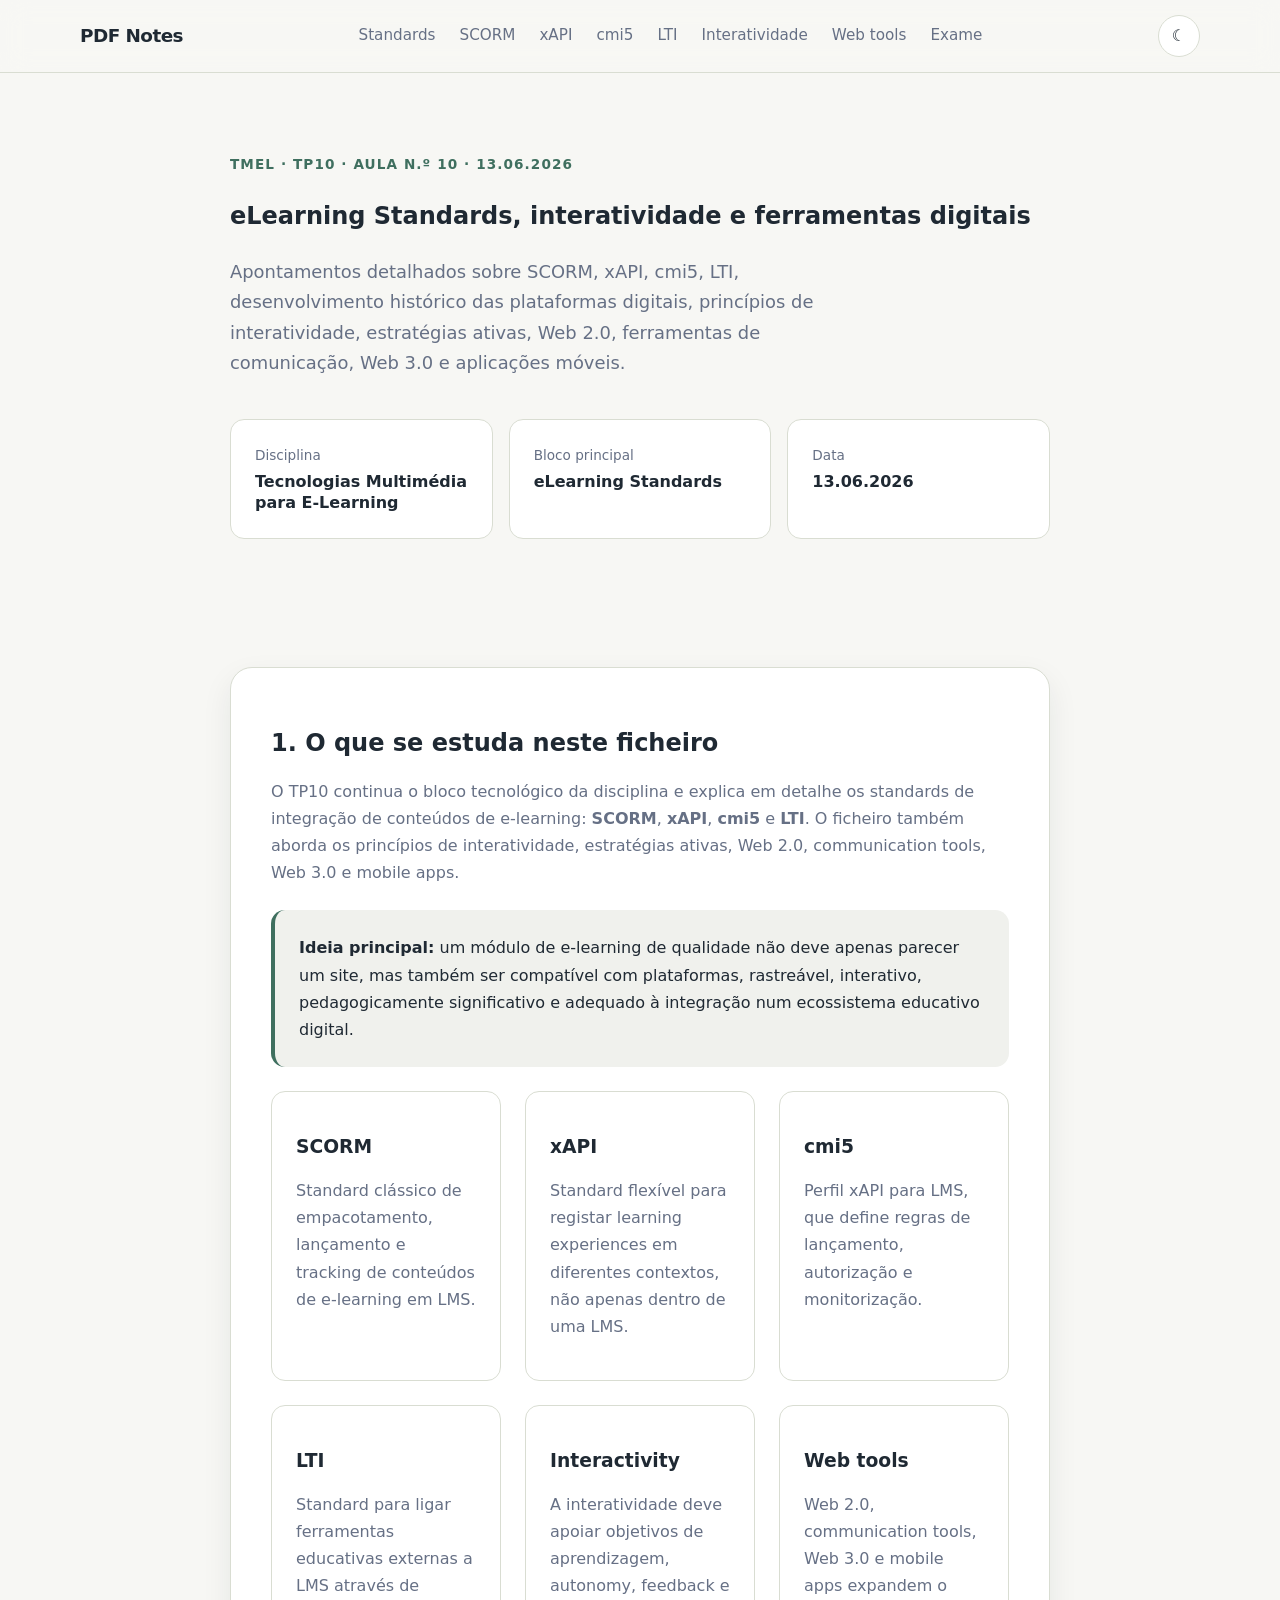
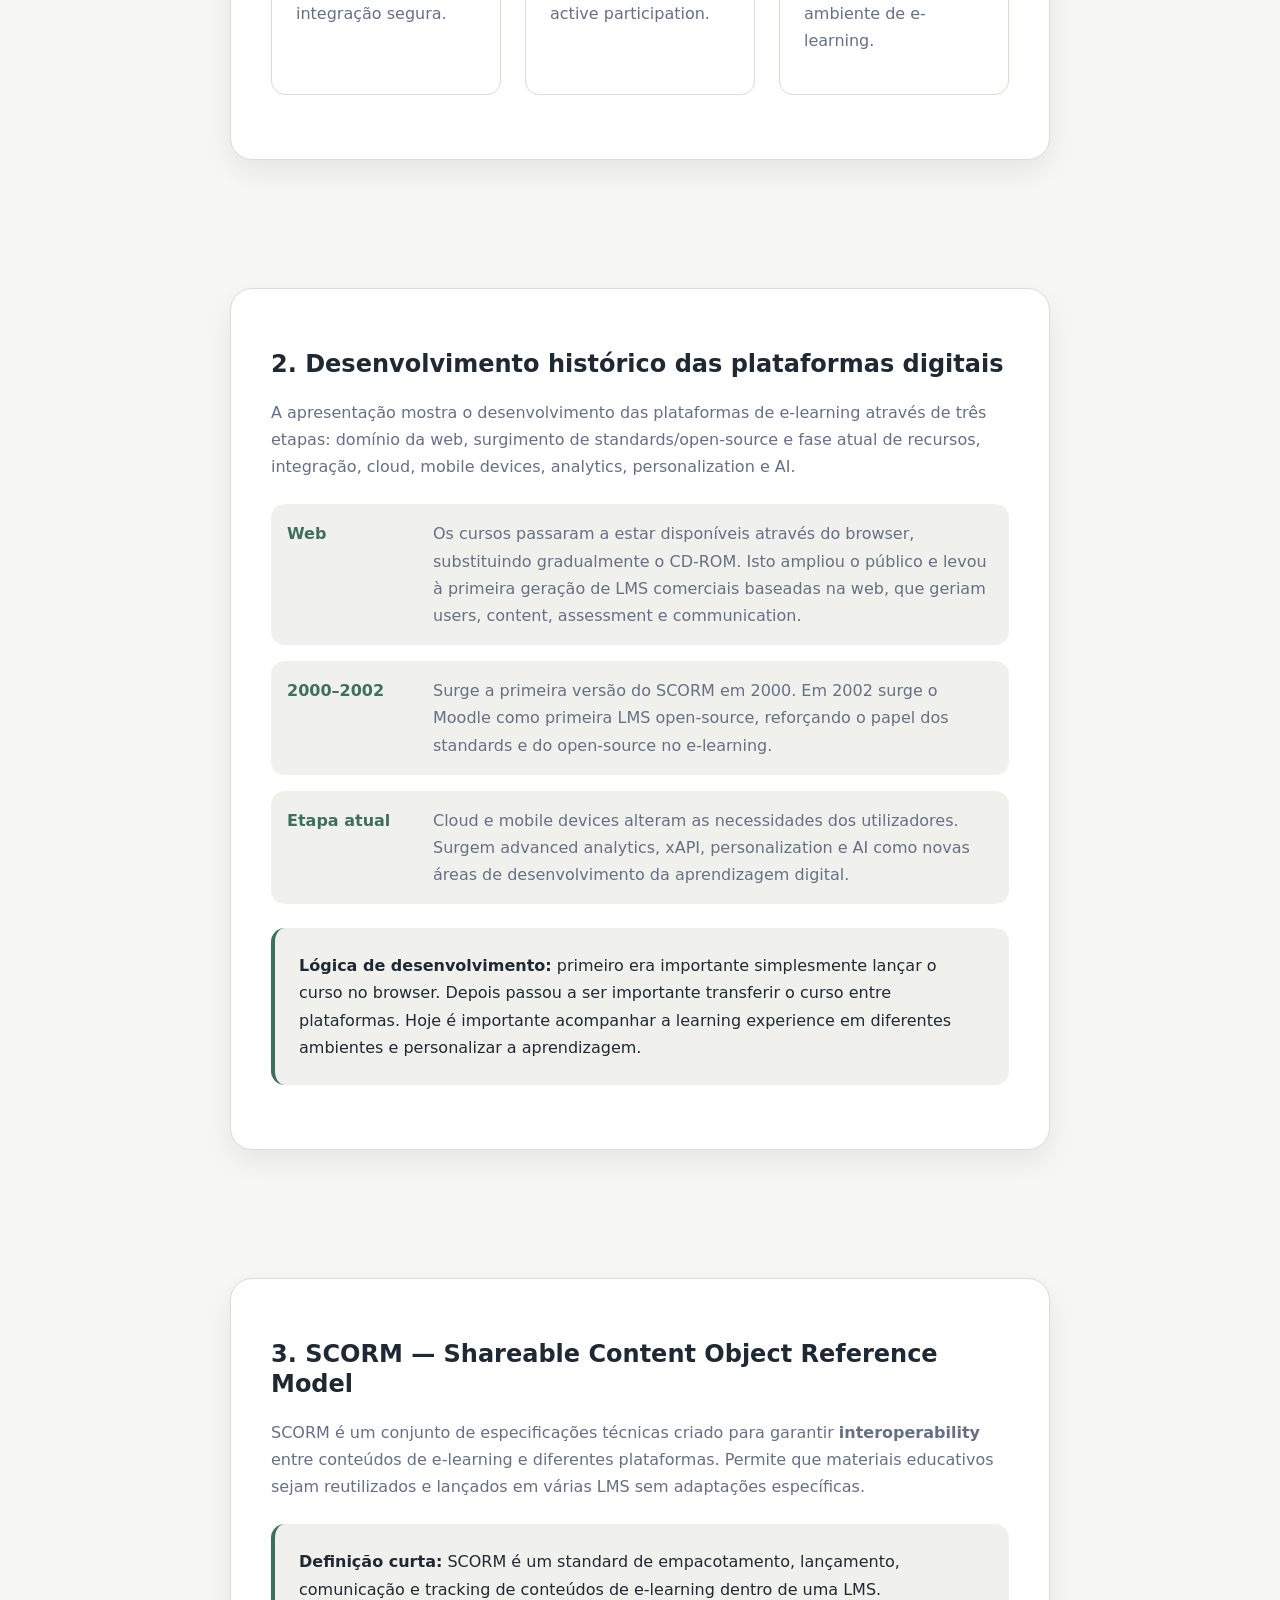
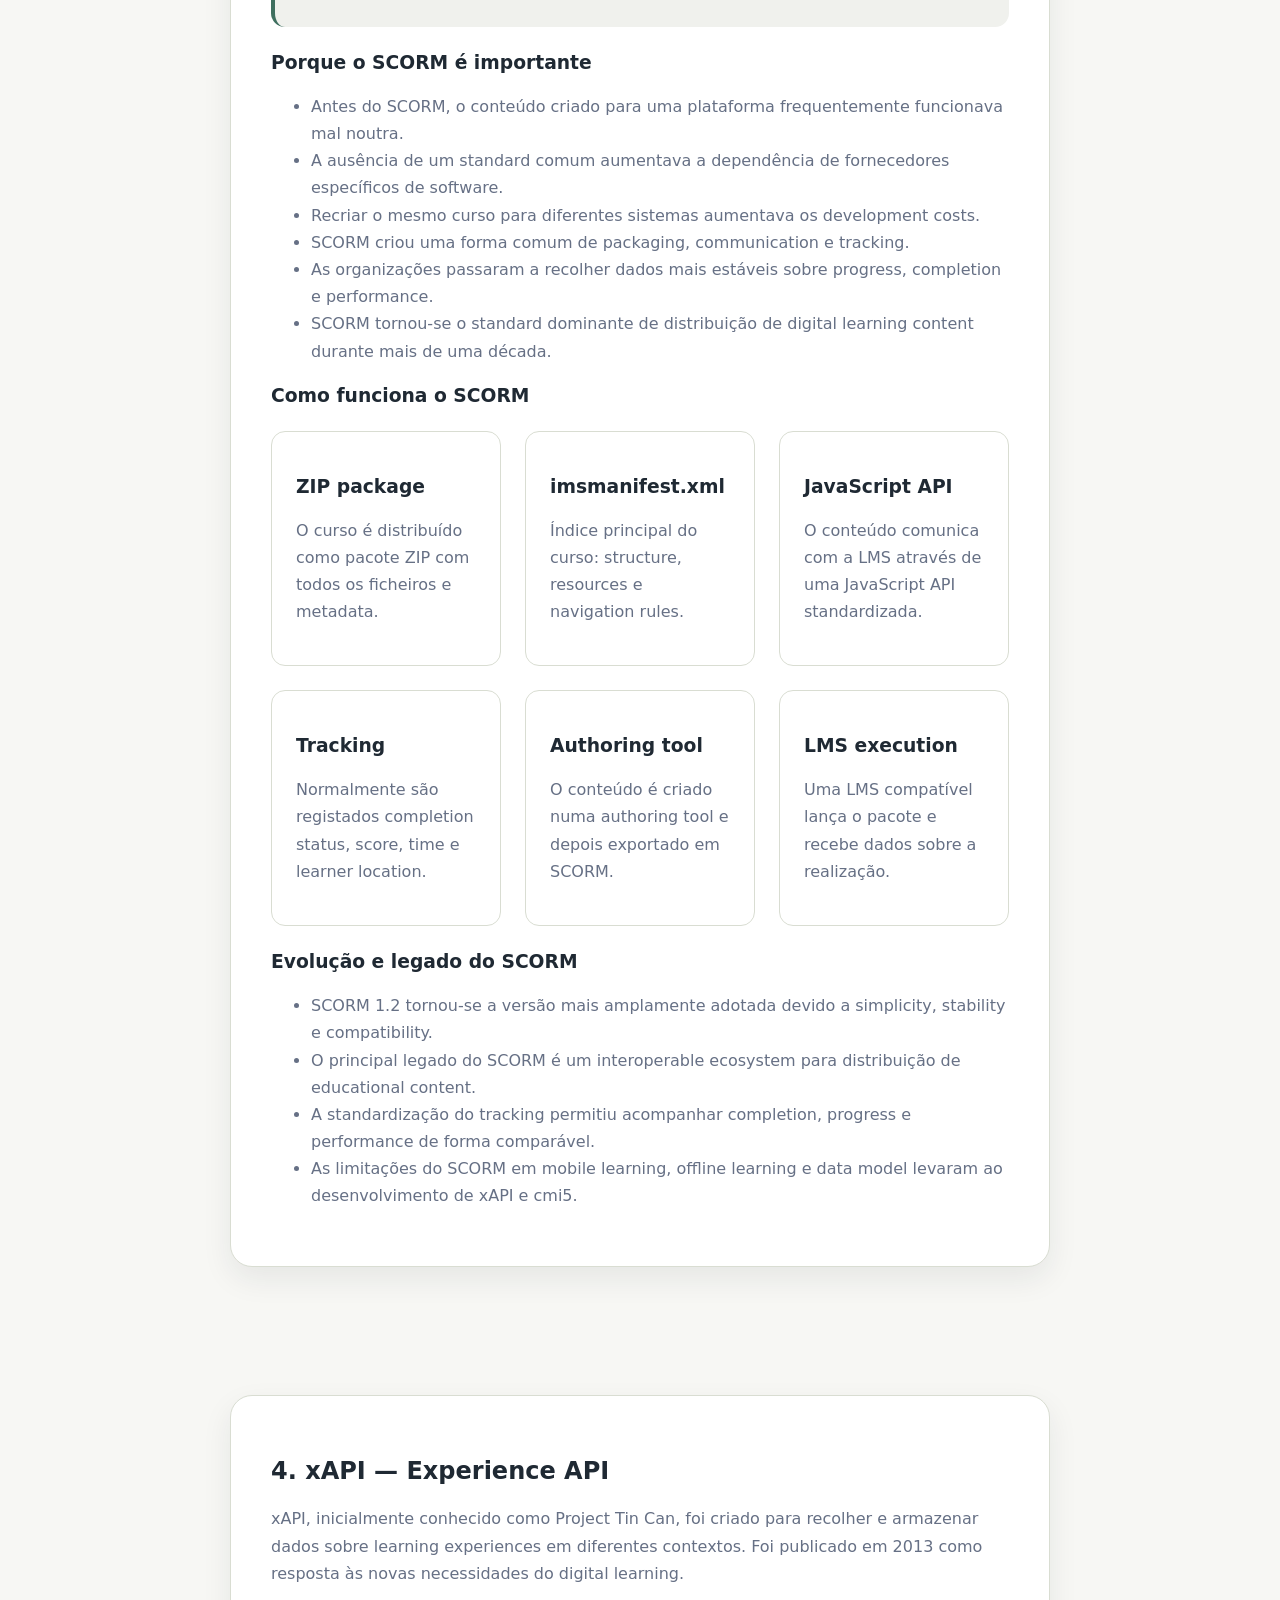
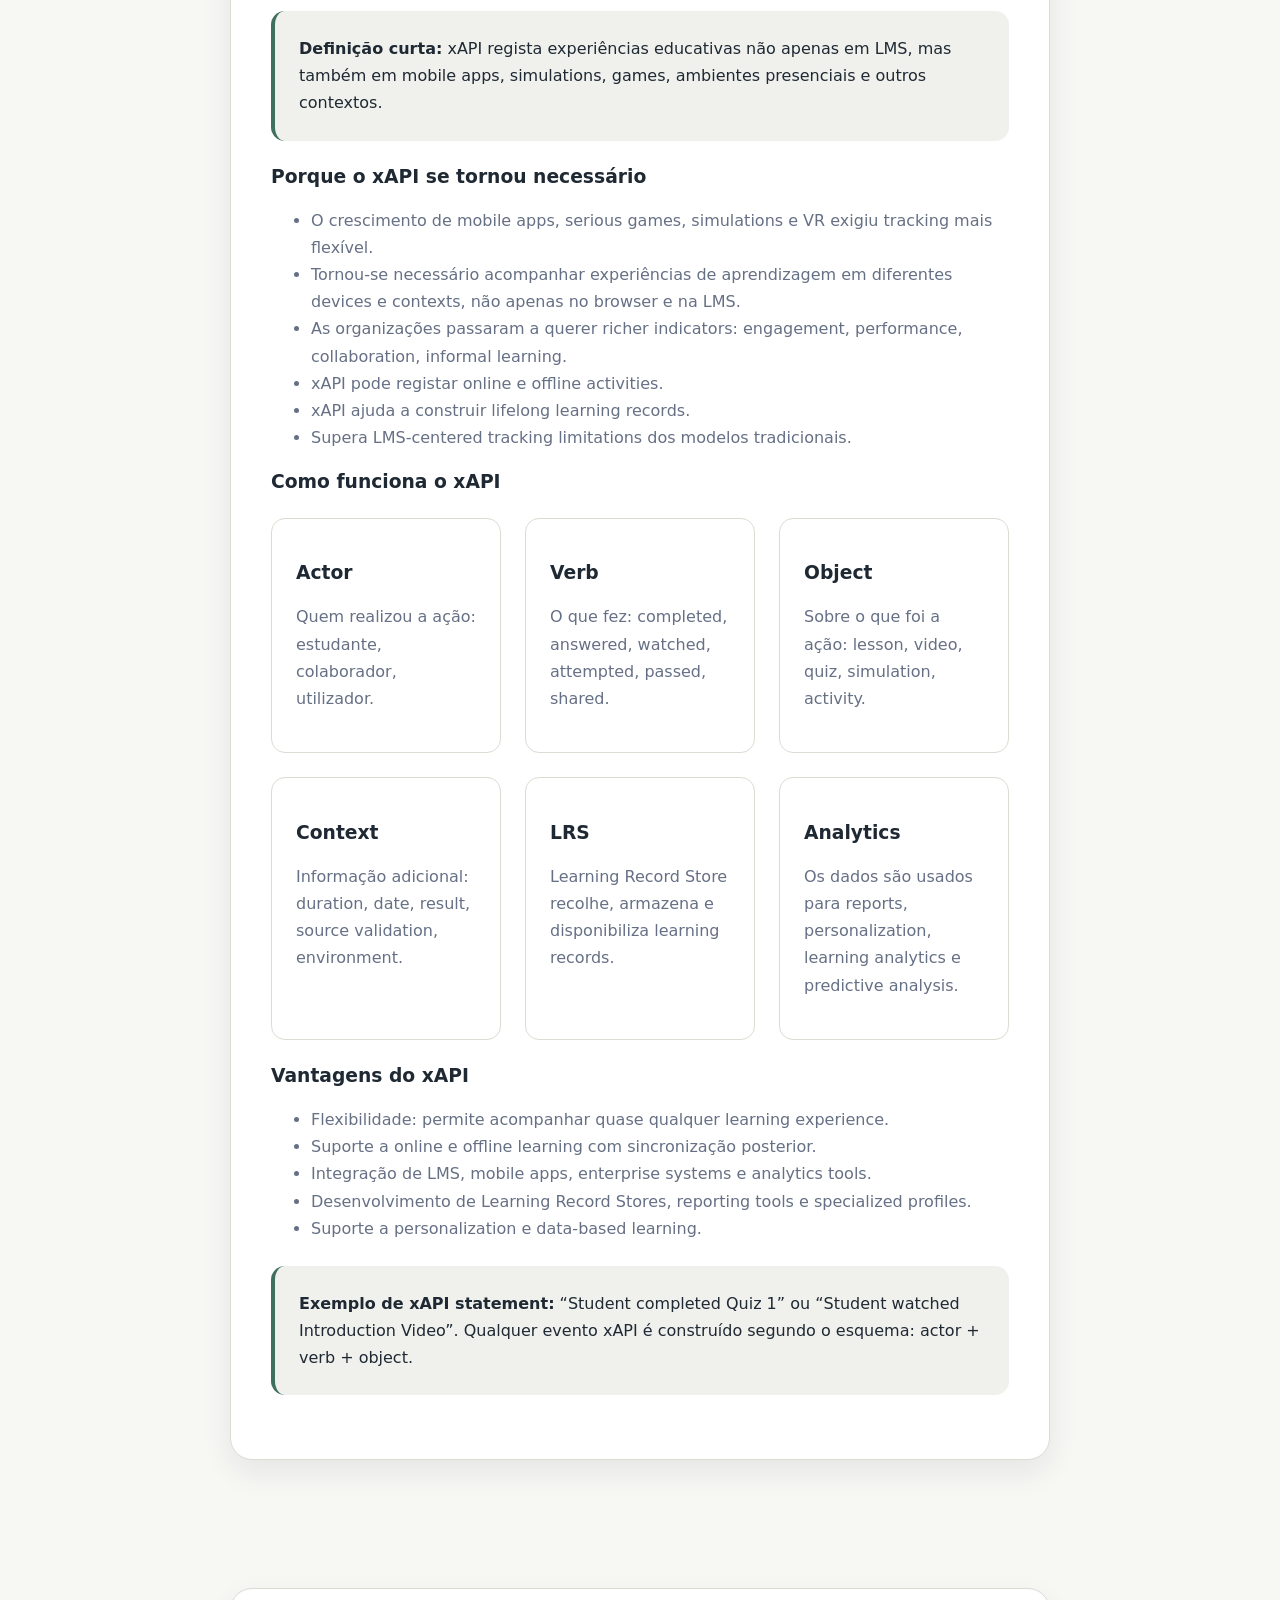
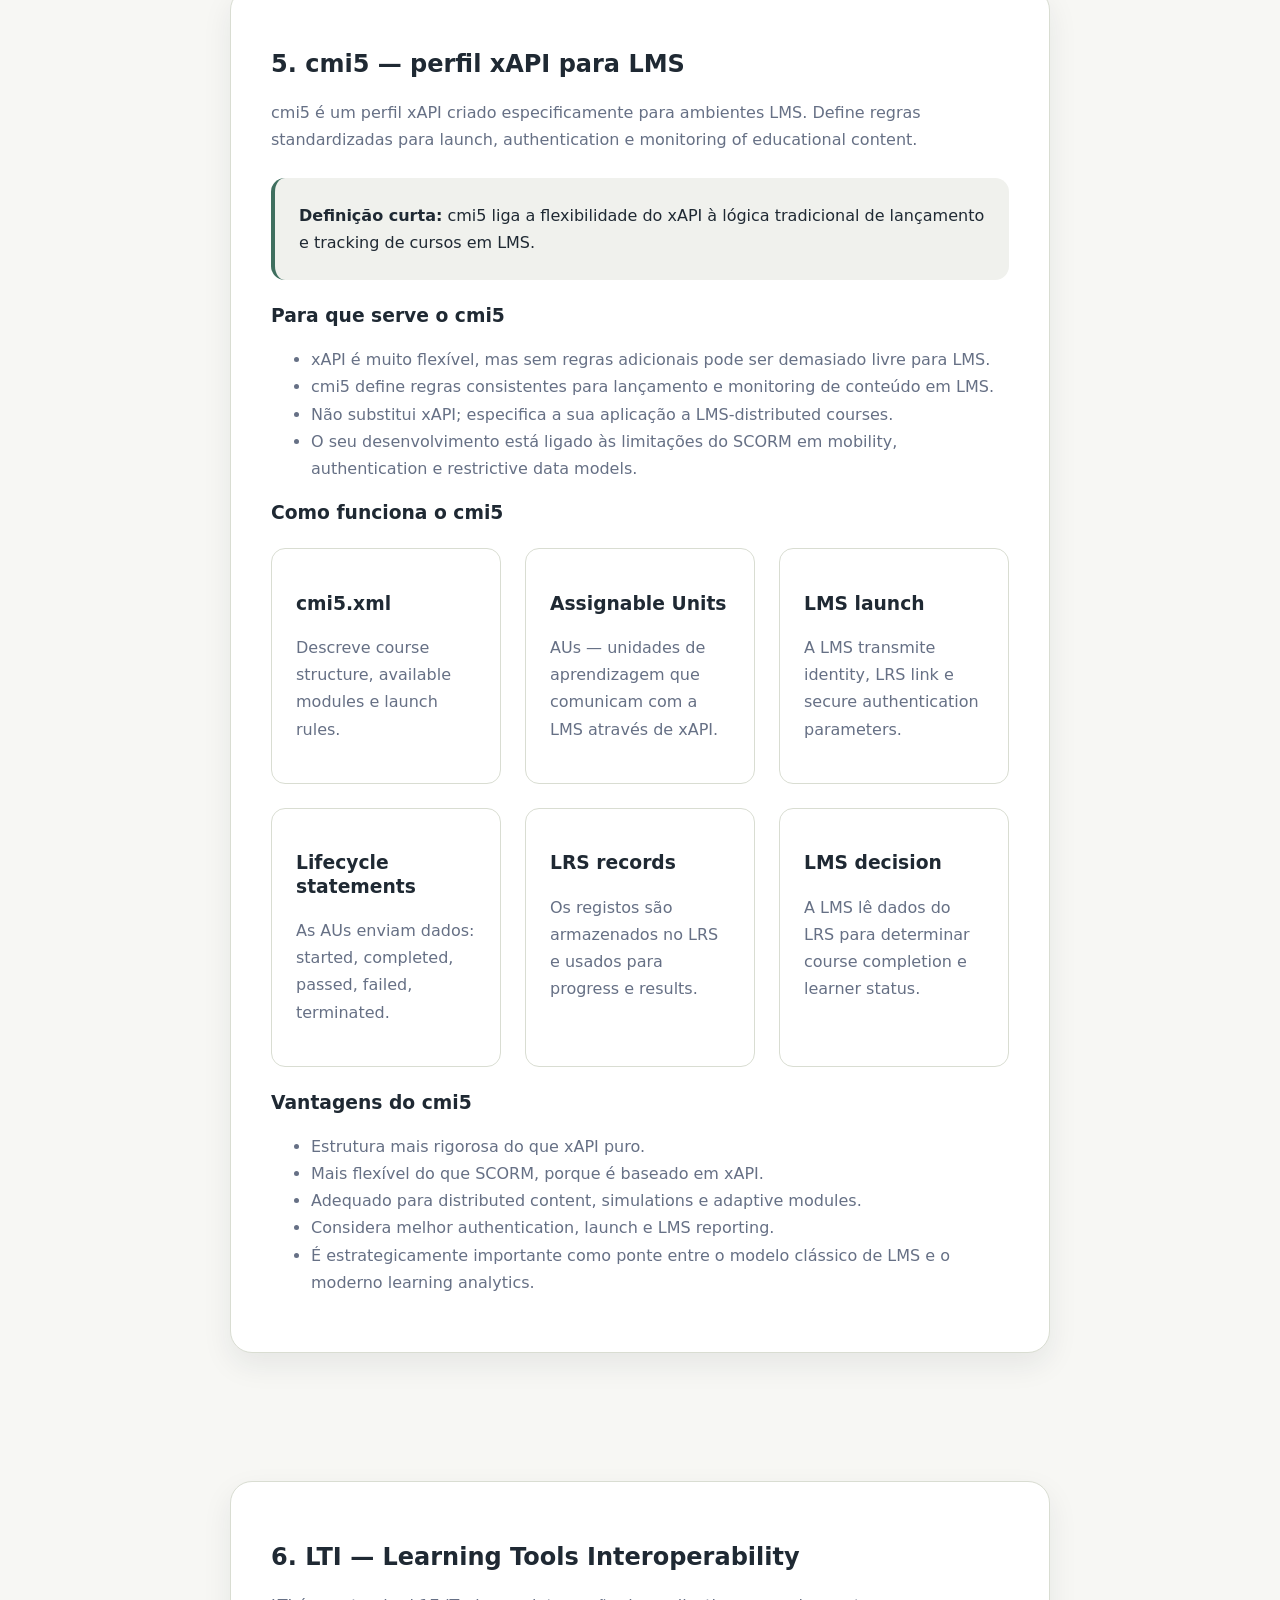
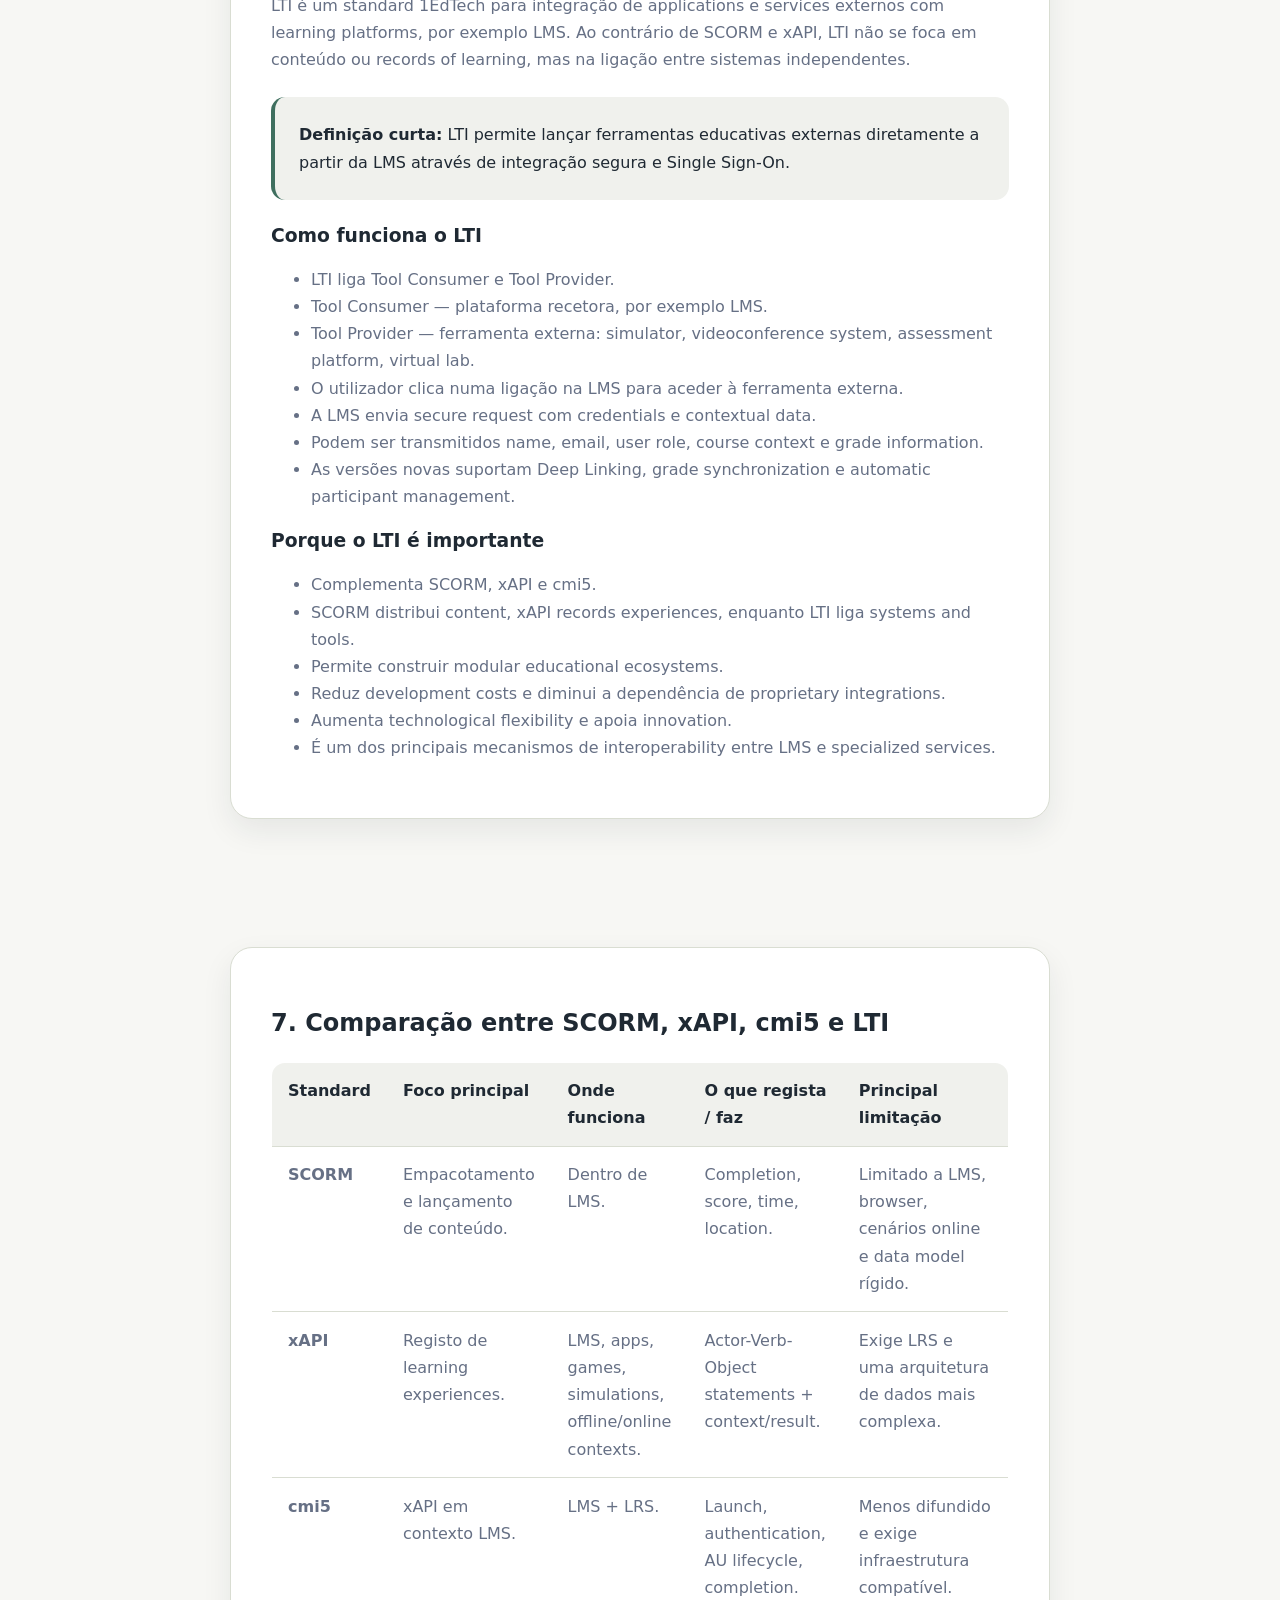
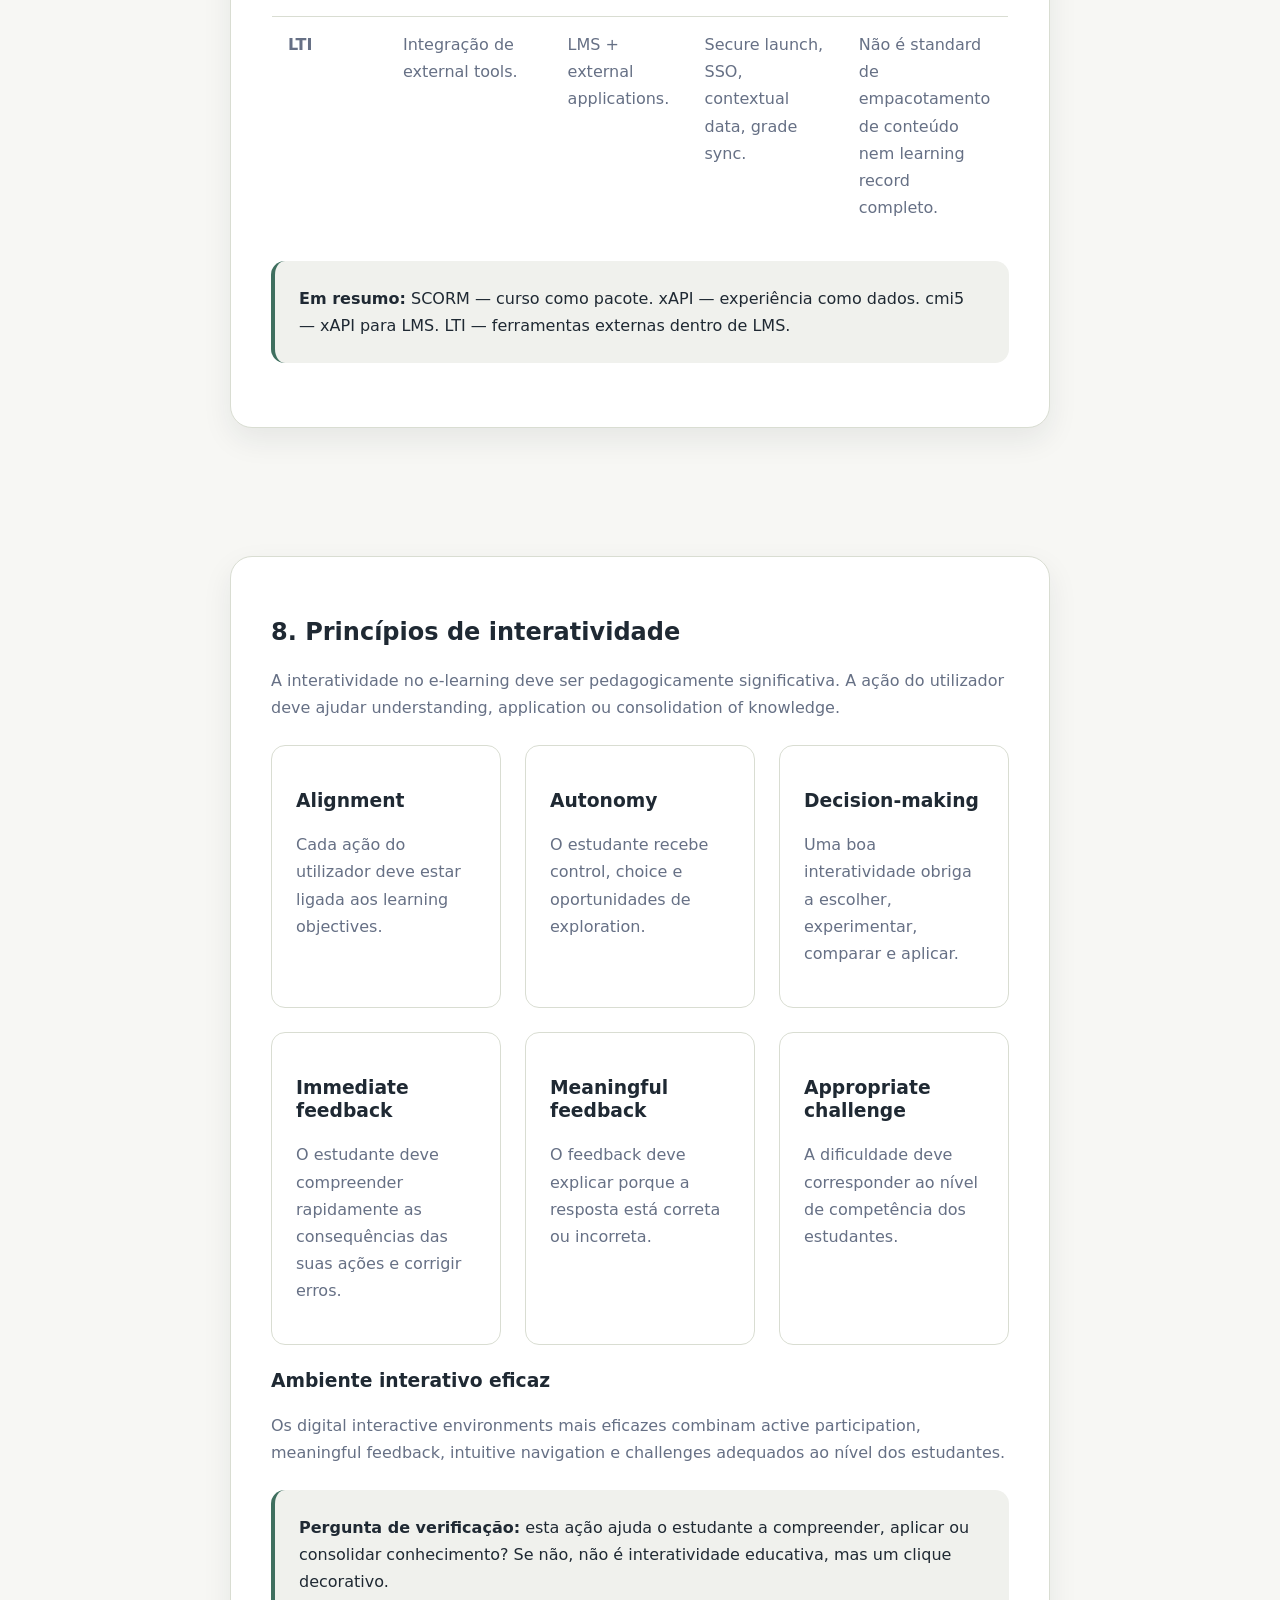
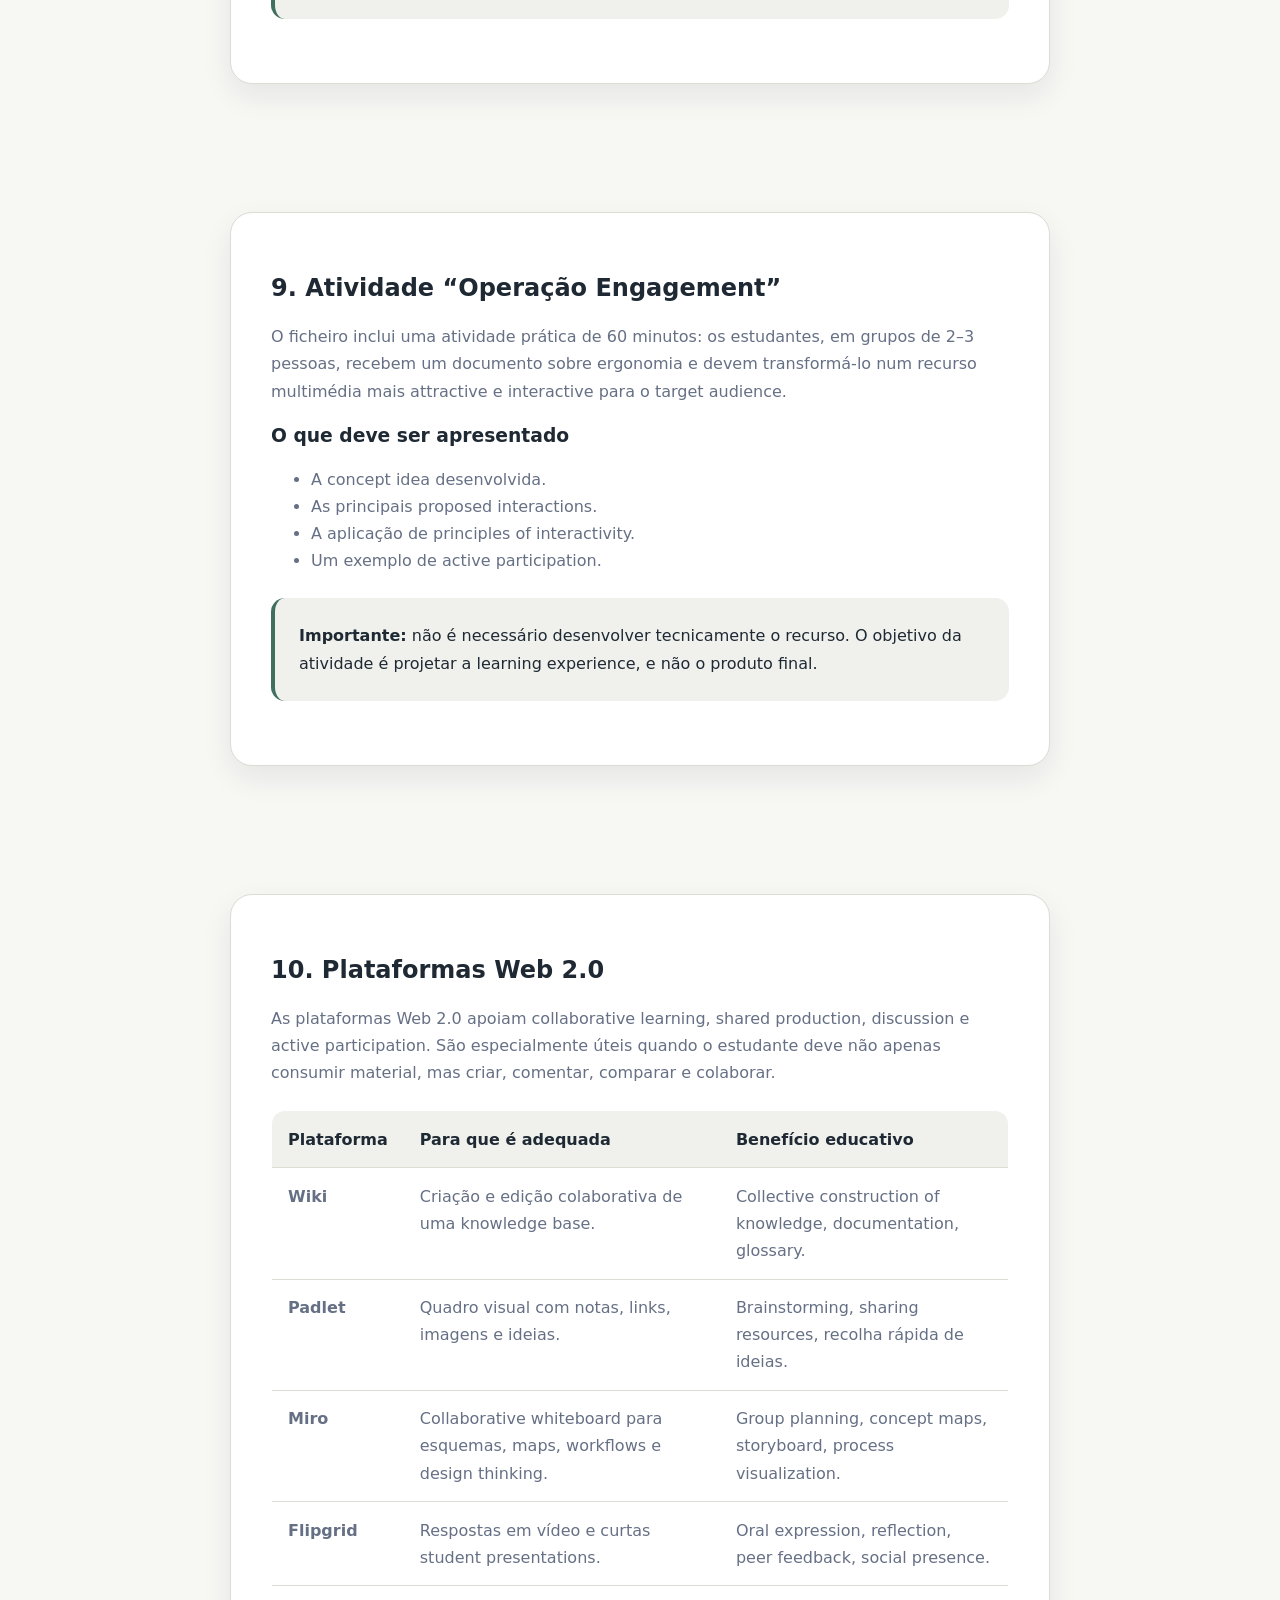
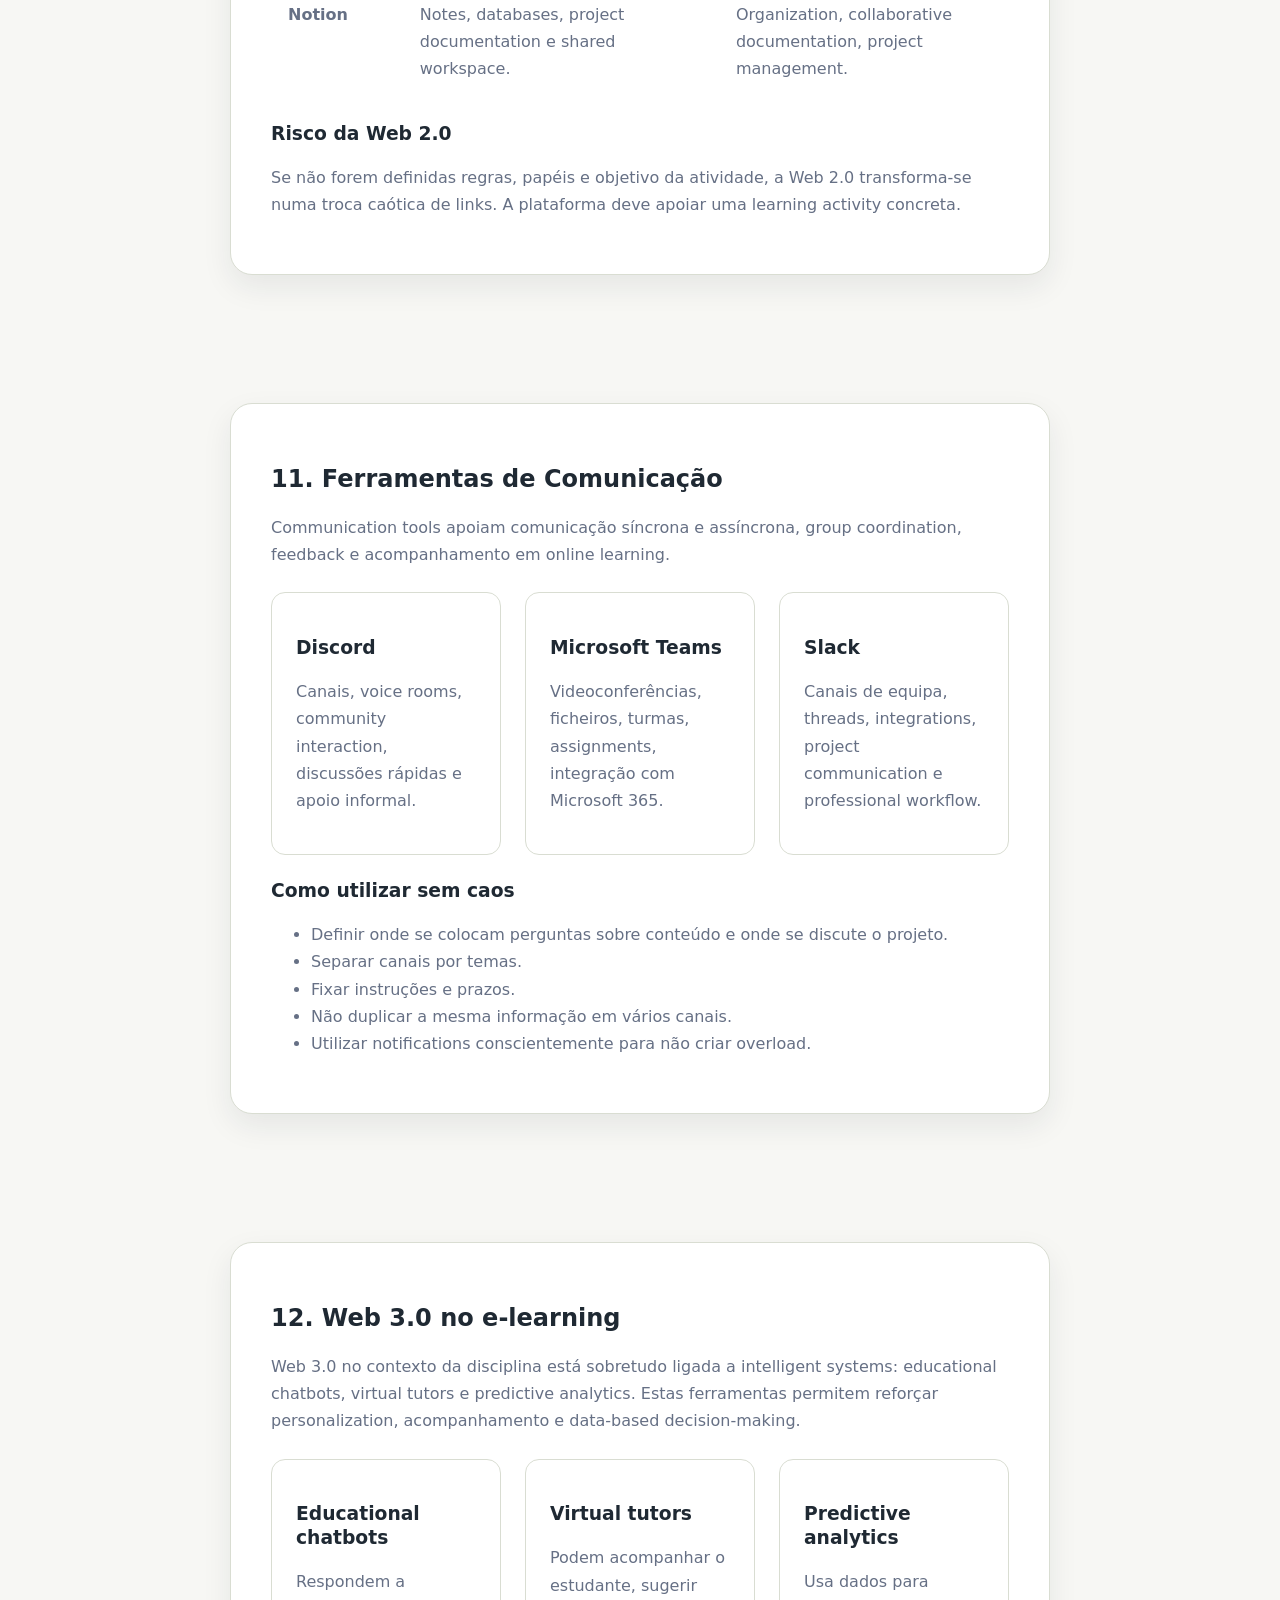
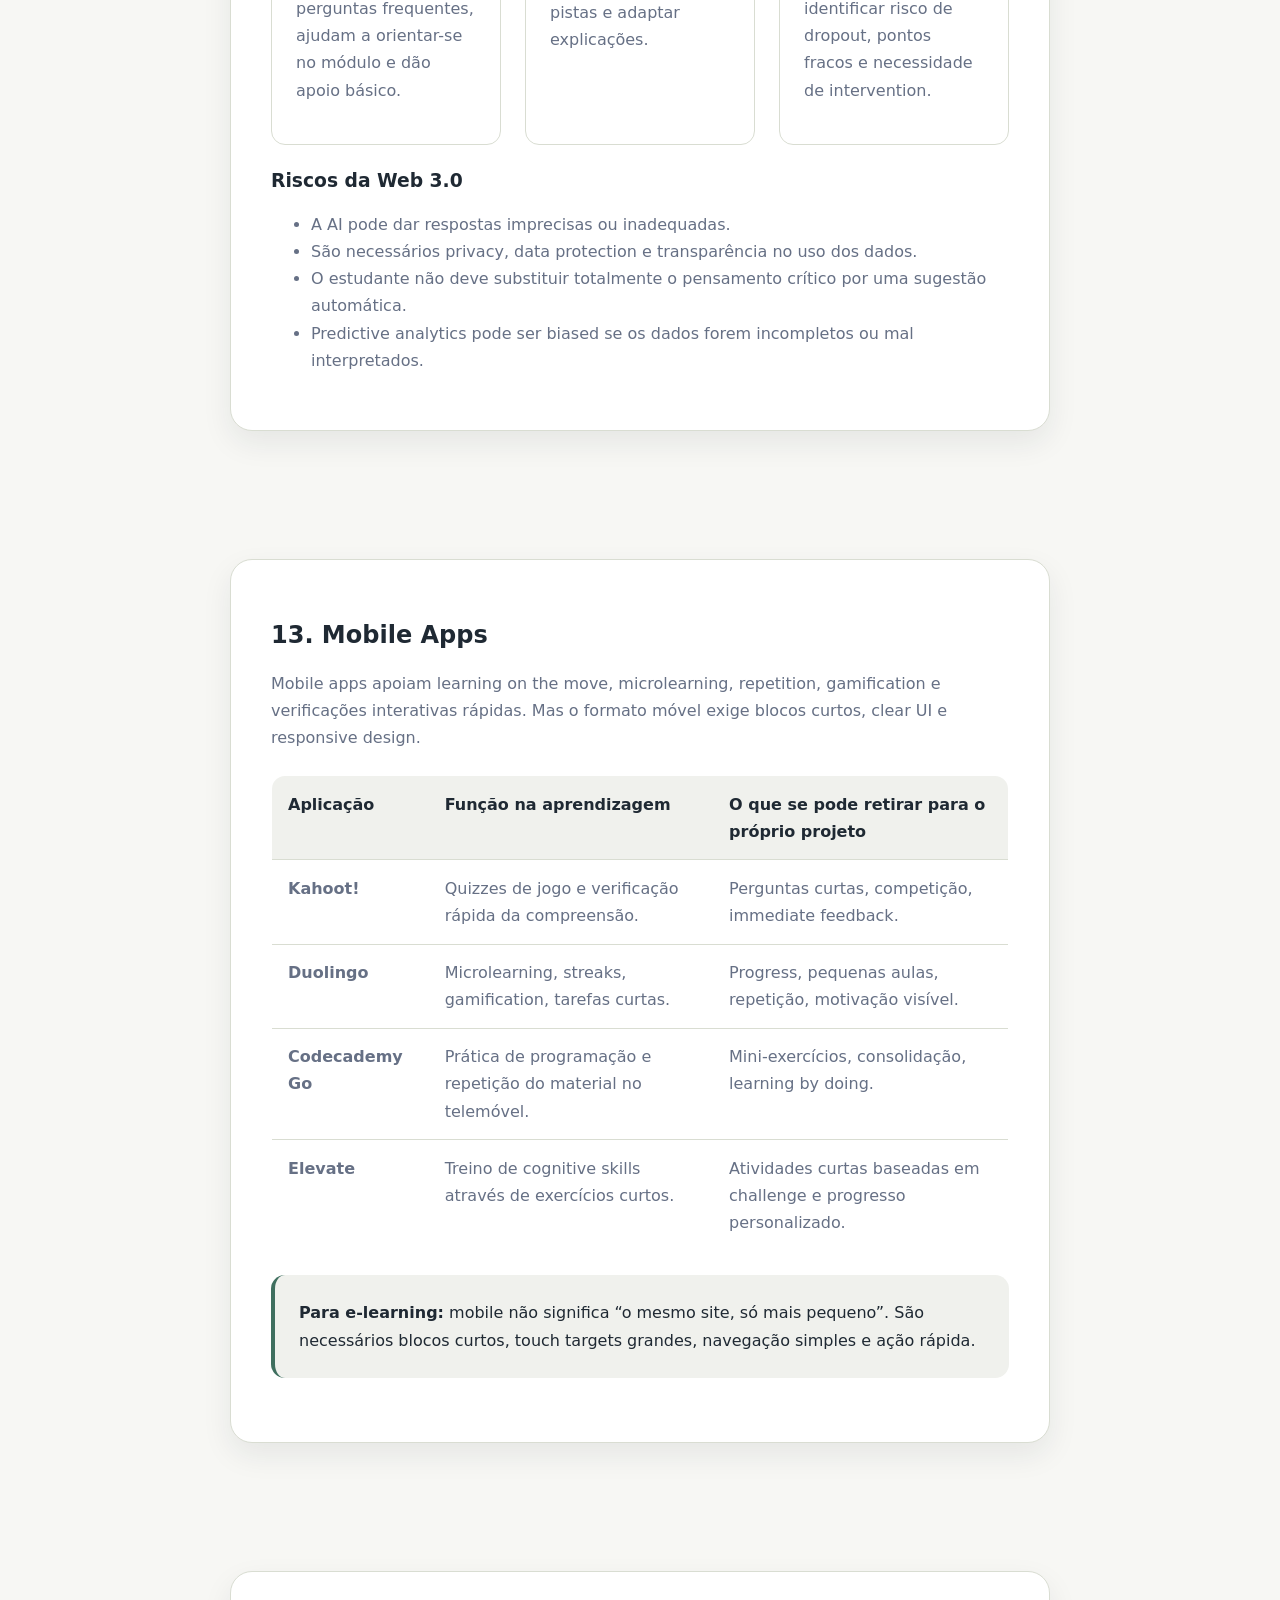
<file: file9.html>
<!-- file9.html -->
<!DOCTYPE html>
<html lang="pt-PT">
<head>
  <meta charset="UTF-8" />
  <meta name="viewport" content="width=device-width, initial-scale=1.0" />
  <title>TMEL TP10 — eLearning Standards, Interactivity e Web Tools</title>
  <link rel="stylesheet" href="styles.css" />
  <script src="script.js" defer></script>
</head>

<body>
  <header class="site-header">
    <div class="container header-content">
      <a href="index.html" class="logo">PDF Notes</a>

      <nav class="main-nav" aria-label="Navegação da página">
        <a href="#standards">Standards</a>
        <a href="#scorm">SCORM</a>
        <a href="#xapi">xAPI</a>
        <a href="#cmi5">cmi5</a>
        <a href="#lti">LTI</a>
        <a href="#interactivity">Interatividade</a>
        <a href="#tools">Web tools</a>
        <a href="#exam">Exame</a>
      </nav>

      <button class="theme-toggle" type="button" aria-label="Alternar tema">
        <span class="theme-toggle__icon">☾</span>
      </button>
    </div>
  </header>

  <main>
    <section class="section note-hero reveal">
      <div class="container note-layout">
        <p class="eyebrow">TMEL · TP10 · Aula n.º 10 · 13.06.2026</p>
        <h1>eLearning Standards, interatividade e ferramentas digitais</h1>
        <p class="hero-text">
          Apontamentos detalhados sobre SCORM, xAPI, cmi5, LTI, desenvolvimento histórico das plataformas digitais,
          princípios de interatividade, estratégias ativas, Web 2.0, ferramentas de comunicação,
          Web 3.0 e aplicações móveis.
        </p>

        <div class="note-meta-grid">
          <div class="note-meta-card">
            <span>Disciplina</span>
            <strong>Tecnologias Multimédia para E-Learning</strong>
          </div>
          <div class="note-meta-card">
            <span>Bloco principal</span>
            <strong>eLearning Standards</strong>
          </div>
          <div class="note-meta-card">
            <span>Data</span>
            <strong>13.06.2026</strong>
          </div>
        </div>
      </div>
    </section>

    <section class="section reveal">
      <div class="container note-layout">
        <article class="note-content">
          <h2>1. O que se estuda neste ficheiro</h2>

          <p>
            O TP10 continua o bloco tecnológico da disciplina e explica em detalhe os standards de integração
            de conteúdos de e-learning: <strong>SCORM</strong>, <strong>xAPI</strong>, <strong>cmi5</strong>
            e <strong>LTI</strong>. O ficheiro também aborda os princípios de interatividade, estratégias ativas,
            Web 2.0, communication tools, Web 3.0 e mobile apps.
          </p>

          <div class="callout">
            <strong>Ideia principal:</strong> um módulo de e-learning de qualidade não deve apenas parecer um site,
            mas também ser compatível com plataformas, rastreável, interativo, pedagogicamente significativo
            e adequado à integração num ecossistema educativo digital.
          </div>

          <div class="topic-grid">
            <div class="topic-card">
              <h3>SCORM</h3>
              <p>Standard clássico de empacotamento, lançamento e tracking de conteúdos de e-learning em LMS.</p>
            </div>

            <div class="topic-card">
              <h3>xAPI</h3>
              <p>Standard flexível para registar learning experiences em diferentes contextos, não apenas dentro de uma LMS.</p>
            </div>

            <div class="topic-card">
              <h3>cmi5</h3>
              <p>Perfil xAPI para LMS, que define regras de lançamento, autorização e monitorização.</p>
            </div>

            <div class="topic-card">
              <h3>LTI</h3>
              <p>Standard para ligar ferramentas educativas externas a LMS através de integração segura.</p>
            </div>

            <div class="topic-card">
              <h3>Interactivity</h3>
              <p>A interatividade deve apoiar objetivos de aprendizagem, autonomy, feedback e active participation.</p>
            </div>

            <div class="topic-card">
              <h3>Web tools</h3>
              <p>Web 2.0, communication tools, Web 3.0 e mobile apps expandem o ambiente de e-learning.</p>
            </div>
          </div>
        </article>
      </div>
    </section>

    <section id="standards" class="section reveal">
      <div class="container note-layout">
        <article class="note-content">
          <h2>2. Desenvolvimento histórico das plataformas digitais</h2>

          <p>
            A apresentação mostra o desenvolvimento das plataformas de e-learning através de três etapas:
            domínio da web, surgimento de standards/open-source e fase atual de recursos,
            integração, cloud, mobile devices, analytics, personalization e AI.
          </p>

          <div class="timeline">
            <div class="timeline-item">
              <span>Web</span>
              <p>
                Os cursos passaram a estar disponíveis através do browser, substituindo gradualmente o CD-ROM.
                Isto ampliou o público e levou à primeira geração de LMS comerciais baseadas na web,
                que geriam users, content, assessment e communication.
              </p>
            </div>

            <div class="timeline-item">
              <span>2000–2002</span>
              <p>
                Surge a primeira versão do SCORM em 2000. Em 2002 surge o Moodle
                como primeira LMS open-source, reforçando o papel dos standards e do open-source no e-learning.
              </p>
            </div>

            <div class="timeline-item">
              <span>Etapa atual</span>
              <p>
                Cloud e mobile devices alteram as necessidades dos utilizadores. Surgem advanced analytics,
                xAPI, personalization e AI como novas áreas de desenvolvimento da aprendizagem digital.
              </p>
            </div>
          </div>

          <div class="callout">
            <strong>Lógica de desenvolvimento:</strong> primeiro era importante simplesmente lançar o curso no browser.
            Depois passou a ser importante transferir o curso entre plataformas. Hoje é importante acompanhar a learning experience
            em diferentes ambientes e personalizar a aprendizagem.
          </div>
        </article>
      </div>
    </section>

    <section id="scorm" class="section reveal">
      <div class="container note-layout">
        <article class="note-content">
          <h2>3. SCORM — Shareable Content Object Reference Model</h2>

          <p>
            SCORM é um conjunto de especificações técnicas criado para garantir
            <strong>interoperability</strong> entre conteúdos de e-learning e diferentes plataformas.
            Permite que materiais educativos sejam reutilizados e lançados
            em várias LMS sem adaptações específicas.
          </p>

          <div class="callout">
            <strong>Definição curta:</strong> SCORM é um standard de empacotamento, lançamento,
            comunicação e tracking de conteúdos de e-learning dentro de uma LMS.
          </div>

          <h3>Porque o SCORM é importante</h3>
          <ul>
            <li>Antes do SCORM, o conteúdo criado para uma plataforma frequentemente funcionava mal noutra.</li>
            <li>A ausência de um standard comum aumentava a dependência de fornecedores específicos de software.</li>
            <li>Recriar o mesmo curso para diferentes sistemas aumentava os development costs.</li>
            <li>SCORM criou uma forma comum de packaging, communication e tracking.</li>
            <li>As organizações passaram a recolher dados mais estáveis sobre progress, completion e performance.</li>
            <li>SCORM tornou-se o standard dominante de distribuição de digital learning content durante mais de uma década.</li>
          </ul>

          <h3>Como funciona o SCORM</h3>
          <div class="topic-grid">
            <div class="topic-card">
              <h3>ZIP package</h3>
              <p>O curso é distribuído como pacote ZIP com todos os ficheiros e metadata.</p>
            </div>

            <div class="topic-card">
              <h3>imsmanifest.xml</h3>
              <p>Índice principal do curso: structure, resources e navigation rules.</p>
            </div>

            <div class="topic-card">
              <h3>JavaScript API</h3>
              <p>O conteúdo comunica com a LMS através de uma JavaScript API standardizada.</p>
            </div>

            <div class="topic-card">
              <h3>Tracking</h3>
              <p>Normalmente são registados completion status, score, time e learner location.</p>
            </div>

            <div class="topic-card">
              <h3>Authoring tool</h3>
              <p>O conteúdo é criado numa authoring tool e depois exportado em SCORM.</p>
            </div>

            <div class="topic-card">
              <h3>LMS execution</h3>
              <p>Uma LMS compatível lança o pacote e recebe dados sobre a realização.</p>
            </div>
          </div>

          <h3>Evolução e legado do SCORM</h3>
          <ul>
            <li>SCORM 1.2 tornou-se a versão mais amplamente adotada devido a simplicity, stability e compatibility.</li>
            <li>O principal legado do SCORM é um interoperable ecosystem para distribuição de educational content.</li>
            <li>A standardização do tracking permitiu acompanhar completion, progress e performance de forma comparável.</li>
            <li>As limitações do SCORM em mobile learning, offline learning e data model levaram ao desenvolvimento de xAPI e cmi5.</li>
          </ul>
        </article>
      </div>
    </section>

    <section id="xapi" class="section reveal">
      <div class="container note-layout">
        <article class="note-content">
          <h2>4. xAPI — Experience API</h2>

          <p>
            xAPI, inicialmente conhecido como Project Tin Can, foi criado para recolher e armazenar
            dados sobre learning experiences em diferentes contextos. Foi publicado em 2013 como resposta
            às novas necessidades do digital learning.
          </p>

          <div class="callout">
            <strong>Definição curta:</strong> xAPI regista experiências educativas não apenas em LMS,
            mas também em mobile apps, simulations, games, ambientes presenciais e outros contextos.
          </div>

          <h3>Porque o xAPI se tornou necessário</h3>
          <ul>
            <li>O crescimento de mobile apps, serious games, simulations e VR exigiu tracking mais flexível.</li>
            <li>Tornou-se necessário acompanhar experiências de aprendizagem em diferentes devices e contexts, não apenas no browser e na LMS.</li>
            <li>As organizações passaram a querer richer indicators: engagement, performance, collaboration, informal learning.</li>
            <li>xAPI pode registar online e offline activities.</li>
            <li>xAPI ajuda a construir lifelong learning records.</li>
            <li>Supera LMS-centered tracking limitations dos modelos tradicionais.</li>
          </ul>

          <h3>Como funciona o xAPI</h3>
          <div class="topic-grid">
            <div class="topic-card">
              <h3>Actor</h3>
              <p>Quem realizou a ação: estudante, colaborador, utilizador.</p>
            </div>

            <div class="topic-card">
              <h3>Verb</h3>
              <p>O que fez: completed, answered, watched, attempted, passed, shared.</p>
            </div>

            <div class="topic-card">
              <h3>Object</h3>
              <p>Sobre o que foi a ação: lesson, video, quiz, simulation, activity.</p>
            </div>

            <div class="topic-card">
              <h3>Context</h3>
              <p>Informação adicional: duration, date, result, source validation, environment.</p>
            </div>

            <div class="topic-card">
              <h3>LRS</h3>
              <p>Learning Record Store recolhe, armazena e disponibiliza learning records.</p>
            </div>

            <div class="topic-card">
              <h3>Analytics</h3>
              <p>Os dados são usados para reports, personalization, learning analytics e predictive analysis.</p>
            </div>
          </div>

          <h3>Vantagens do xAPI</h3>
          <ul>
            <li>Flexibilidade: permite acompanhar quase qualquer learning experience.</li>
            <li>Suporte a online e offline learning com sincronização posterior.</li>
            <li>Integração de LMS, mobile apps, enterprise systems e analytics tools.</li>
            <li>Desenvolvimento de Learning Record Stores, reporting tools e specialized profiles.</li>
            <li>Suporte a personalization e data-based learning.</li>
          </ul>

          <div class="callout">
            <strong>Exemplo de xAPI statement:</strong> “Student completed Quiz 1” ou
            “Student watched Introduction Video”. Qualquer evento xAPI é construído segundo o esquema:
            actor + verb + object.
          </div>
        </article>
      </div>
    </section>

    <section id="cmi5" class="section reveal">
      <div class="container note-layout">
        <article class="note-content">
          <h2>5. cmi5 — perfil xAPI para LMS</h2>

          <p>
            cmi5 é um perfil xAPI criado especificamente para ambientes LMS. Define
            regras standardizadas para launch, authentication e monitoring of educational content.
          </p>

          <div class="callout">
            <strong>Definição curta:</strong> cmi5 liga a flexibilidade do xAPI à lógica tradicional
            de lançamento e tracking de cursos em LMS.
          </div>

          <h3>Para que serve o cmi5</h3>
          <ul>
            <li>xAPI é muito flexível, mas sem regras adicionais pode ser demasiado livre para LMS.</li>
            <li>cmi5 define regras consistentes para lançamento e monitoring de conteúdo em LMS.</li>
            <li>Não substitui xAPI; especifica a sua aplicação a LMS-distributed courses.</li>
            <li>O seu desenvolvimento está ligado às limitações do SCORM em mobility, authentication e restrictive data models.</li>
          </ul>

          <h3>Como funciona o cmi5</h3>
          <div class="topic-grid">
            <div class="topic-card">
              <h3>cmi5.xml</h3>
              <p>Descreve course structure, available modules e launch rules.</p>
            </div>

            <div class="topic-card">
              <h3>Assignable Units</h3>
              <p>AUs — unidades de aprendizagem que comunicam com a LMS através de xAPI.</p>
            </div>

            <div class="topic-card">
              <h3>LMS launch</h3>
              <p>A LMS transmite identity, LRS link e secure authentication parameters.</p>
            </div>

            <div class="topic-card">
              <h3>Lifecycle statements</h3>
              <p>As AUs enviam dados: started, completed, passed, failed, terminated.</p>
            </div>

            <div class="topic-card">
              <h3>LRS records</h3>
              <p>Os registos são armazenados no LRS e usados para progress e results.</p>
            </div>

            <div class="topic-card">
              <h3>LMS decision</h3>
              <p>A LMS lê dados do LRS para determinar course completion e learner status.</p>
            </div>
          </div>

          <h3>Vantagens do cmi5</h3>
          <ul>
            <li>Estrutura mais rigorosa do que xAPI puro.</li>
            <li>Mais flexível do que SCORM, porque é baseado em xAPI.</li>
            <li>Adequado para distributed content, simulations e adaptive modules.</li>
            <li>Considera melhor authentication, launch e LMS reporting.</li>
            <li>É estrategicamente importante como ponte entre o modelo clássico de LMS e o moderno learning analytics.</li>
          </ul>
        </article>
      </div>
    </section>

    <section id="lti" class="section reveal">
      <div class="container note-layout">
        <article class="note-content">
          <h2>6. LTI — Learning Tools Interoperability</h2>

          <p>
            LTI é um standard 1EdTech para integração de applications e services externos
            com learning platforms, por exemplo LMS. Ao contrário de SCORM e xAPI,
            LTI não se foca em conteúdo ou records of learning, mas na ligação
            entre sistemas independentes.
          </p>

          <div class="callout">
            <strong>Definição curta:</strong> LTI permite lançar ferramentas educativas externas
            diretamente a partir da LMS através de integração segura e Single Sign-On.
          </div>

          <h3>Como funciona o LTI</h3>
          <ul>
            <li>LTI liga Tool Consumer e Tool Provider.</li>
            <li>Tool Consumer — plataforma recetora, por exemplo LMS.</li>
            <li>Tool Provider — ferramenta externa: simulator, videoconference system, assessment platform, virtual lab.</li>
            <li>O utilizador clica numa ligação na LMS para aceder à ferramenta externa.</li>
            <li>A LMS envia secure request com credentials e contextual data.</li>
            <li>Podem ser transmitidos name, email, user role, course context e grade information.</li>
            <li>As versões novas suportam Deep Linking, grade synchronization e automatic participant management.</li>
          </ul>

          <h3>Porque o LTI é importante</h3>
          <ul>
            <li>Complementa SCORM, xAPI e cmi5.</li>
            <li>SCORM distribui content, xAPI records experiences, enquanto LTI liga systems and tools.</li>
            <li>Permite construir modular educational ecosystems.</li>
            <li>Reduz development costs e diminui a dependência de proprietary integrations.</li>
            <li>Aumenta technological flexibility e apoia innovation.</li>
            <li>É um dos principais mecanismos de interoperability entre LMS e specialized services.</li>
          </ul>
        </article>
      </div>
    </section>

    <section class="section reveal">
      <div class="container note-layout">
        <article class="note-content">
          <h2>7. Comparação entre SCORM, xAPI, cmi5 e LTI</h2>

          <div class="responsive-table">
            <table class="study-table">
              <thead>
                <tr>
                  <th>Standard</th>
                  <th>Foco principal</th>
                  <th>Onde funciona</th>
                  <th>O que regista / faz</th>
                  <th>Principal limitação</th>
                </tr>
              </thead>
              <tbody>
                <tr>
                  <td><strong>SCORM</strong></td>
                  <td>Empacotamento e lançamento de conteúdo.</td>
                  <td>Dentro de LMS.</td>
                  <td>Completion, score, time, location.</td>
                  <td>Limitado a LMS, browser, cenários online e data model rígido.</td>
                </tr>
                <tr>
                  <td><strong>xAPI</strong></td>
                  <td>Registo de learning experiences.</td>
                  <td>LMS, apps, games, simulations, offline/online contexts.</td>
                  <td>Actor-Verb-Object statements + context/result.</td>
                  <td>Exige LRS e uma arquitetura de dados mais complexa.</td>
                </tr>
                <tr>
                  <td><strong>cmi5</strong></td>
                  <td>xAPI em contexto LMS.</td>
                  <td>LMS + LRS.</td>
                  <td>Launch, authentication, AU lifecycle, completion.</td>
                  <td>Menos difundido e exige infraestrutura compatível.</td>
                </tr>
                <tr>
                  <td><strong>LTI</strong></td>
                  <td>Integração de external tools.</td>
                  <td>LMS + external applications.</td>
                  <td>Secure launch, SSO, contextual data, grade sync.</td>
                  <td>Não é standard de empacotamento de conteúdo nem learning record completo.</td>
                </tr>
              </tbody>
            </table>
          </div>

          <div class="callout">
            <strong>Em resumo:</strong> SCORM — curso como pacote. xAPI — experiência como dados.
            cmi5 — xAPI para LMS. LTI — ferramentas externas dentro de LMS.
          </div>
        </article>
      </div>
    </section>

    <section id="interactivity" class="section reveal">
      <div class="container note-layout">
        <article class="note-content">
          <h2>8. Princípios de interatividade</h2>

          <p>
            A interatividade no e-learning deve ser pedagogicamente significativa. A ação do utilizador
            deve ajudar understanding, application ou consolidation of knowledge.
          </p>

          <div class="topic-grid">
            <div class="topic-card">
              <h3>Alignment</h3>
              <p>Cada ação do utilizador deve estar ligada aos learning objectives.</p>
            </div>

            <div class="topic-card">
              <h3>Autonomy</h3>
              <p>O estudante recebe control, choice e oportunidades de exploration.</p>
            </div>

            <div class="topic-card">
              <h3>Decision-making</h3>
              <p>Uma boa interatividade obriga a escolher, experimentar, comparar e aplicar.</p>
            </div>

            <div class="topic-card">
              <h3>Immediate feedback</h3>
              <p>O estudante deve compreender rapidamente as consequências das suas ações e corrigir erros.</p>
            </div>

            <div class="topic-card">
              <h3>Meaningful feedback</h3>
              <p>O feedback deve explicar porque a resposta está correta ou incorreta.</p>
            </div>

            <div class="topic-card">
              <h3>Appropriate challenge</h3>
              <p>A dificuldade deve corresponder ao nível de competência dos estudantes.</p>
            </div>
          </div>

          <h3>Ambiente interativo eficaz</h3>
          <p>
            Os digital interactive environments mais eficazes combinam active participation,
            meaningful feedback, intuitive navigation e challenges adequados ao nível dos estudantes.
          </p>

          <div class="callout">
            <strong>Pergunta de verificação:</strong> esta ação ajuda o estudante a compreender, aplicar
            ou consolidar conhecimento? Se não, não é interatividade educativa, mas um clique decorativo.
          </div>
        </article>
      </div>
    </section>

    <section class="section reveal">
      <div class="container note-layout">
        <article class="note-content">
          <h2>9. Atividade “Operação Engagement”</h2>

          <p>
            O ficheiro inclui uma atividade prática de 60 minutos: os estudantes, em grupos de 2–3 pessoas,
            recebem um documento sobre ergonomia e devem transformá-lo num recurso multimédia
            mais attractive e interactive para o target audience.
          </p>

          <h3>O que deve ser apresentado</h3>
          <ul>
            <li>A concept idea desenvolvida.</li>
            <li>As principais proposed interactions.</li>
            <li>A aplicação de principles of interactivity.</li>
            <li>Um exemplo de active participation.</li>
          </ul>

          <div class="callout">
            <strong>Importante:</strong> não é necessário desenvolver tecnicamente o recurso.
            O objetivo da atividade é projetar a learning experience, e não o produto final.
          </div>
        </article>
      </div>
    </section>

    <section id="tools" class="section reveal">
      <div class="container note-layout">
        <article class="note-content">
          <h2>10. Plataformas Web 2.0</h2>

          <p>
            As plataformas Web 2.0 apoiam collaborative learning, shared production,
            discussion e active participation. São especialmente úteis quando o estudante deve
            não apenas consumir material, mas criar, comentar, comparar e colaborar.
          </p>

          <div class="responsive-table">
            <table class="study-table">
              <thead>
                <tr>
                  <th>Plataforma</th>
                  <th>Para que é adequada</th>
                  <th>Benefício educativo</th>
                </tr>
              </thead>
              <tbody>
                <tr>
                  <td><strong>Wiki</strong></td>
                  <td>Criação e edição colaborativa de uma knowledge base.</td>
                  <td>Collective construction of knowledge, documentation, glossary.</td>
                </tr>
                <tr>
                  <td><strong>Padlet</strong></td>
                  <td>Quadro visual com notas, links, imagens e ideias.</td>
                  <td>Brainstorming, sharing resources, recolha rápida de ideias.</td>
                </tr>
                <tr>
                  <td><strong>Miro</strong></td>
                  <td>Collaborative whiteboard para esquemas, maps, workflows e design thinking.</td>
                  <td>Group planning, concept maps, storyboard, process visualization.</td>
                </tr>
                <tr>
                  <td><strong>Flipgrid</strong></td>
                  <td>Respostas em vídeo e curtas student presentations.</td>
                  <td>Oral expression, reflection, peer feedback, social presence.</td>
                </tr>
                <tr>
                  <td><strong>Notion</strong></td>
                  <td>Notes, databases, project documentation e shared workspace.</td>
                  <td>Organization, collaborative documentation, project management.</td>
                </tr>
              </tbody>
            </table>
          </div>

          <h3>Risco da Web 2.0</h3>
          <p>
            Se não forem definidas regras, papéis e objetivo da atividade, a Web 2.0 transforma-se numa troca caótica de links.
            A plataforma deve apoiar uma learning activity concreta.
          </p>
        </article>
      </div>
    </section>

    <section class="section reveal">
      <div class="container note-layout">
        <article class="note-content">
          <h2>11. Ferramentas de Comunicação</h2>

          <p>
            Communication tools apoiam comunicação síncrona e assíncrona,
            group coordination, feedback e acompanhamento em online learning.
          </p>

          <div class="topic-grid">
            <div class="topic-card">
              <h3>Discord</h3>
              <p>Canais, voice rooms, community interaction, discussões rápidas e apoio informal.</p>
            </div>

            <div class="topic-card">
              <h3>Microsoft Teams</h3>
              <p>Videoconferências, ficheiros, turmas, assignments, integração com Microsoft 365.</p>
            </div>

            <div class="topic-card">
              <h3>Slack</h3>
              <p>Canais de equipa, threads, integrations, project communication e professional workflow.</p>
            </div>
          </div>

          <h3>Como utilizar sem caos</h3>
          <ul>
            <li>Definir onde se colocam perguntas sobre conteúdo e onde se discute o projeto.</li>
            <li>Separar canais por temas.</li>
            <li>Fixar instruções e prazos.</li>
            <li>Não duplicar a mesma informação em vários canais.</li>
            <li>Utilizar notifications conscientemente para não criar overload.</li>
          </ul>
        </article>
      </div>
    </section>

    <section class="section reveal">
      <div class="container note-layout">
        <article class="note-content">
          <h2>12. Web 3.0 no e-learning</h2>

          <p>
            Web 3.0 no contexto da disciplina está sobretudo ligada a intelligent systems:
            educational chatbots, virtual tutors e predictive analytics.
            Estas ferramentas permitem reforçar personalization, acompanhamento e data-based decision-making.
          </p>

          <div class="topic-grid">
            <div class="topic-card">
              <h3>Educational chatbots</h3>
              <p>Respondem a perguntas frequentes, ajudam a orientar-se no módulo e dão apoio básico.</p>
            </div>

            <div class="topic-card">
              <h3>Virtual tutors</h3>
              <p>Podem acompanhar o estudante, sugerir pistas e adaptar explicações.</p>
            </div>

            <div class="topic-card">
              <h3>Predictive analytics</h3>
              <p>Usa dados para identificar risco de dropout, pontos fracos e necessidade de intervention.</p>
            </div>
          </div>

          <h3>Riscos da Web 3.0</h3>
          <ul>
            <li>A AI pode dar respostas imprecisas ou inadequadas.</li>
            <li>São necessários privacy, data protection e transparência no uso dos dados.</li>
            <li>O estudante não deve substituir totalmente o pensamento crítico por uma sugestão automática.</li>
            <li>Predictive analytics pode ser biased se os dados forem incompletos ou mal interpretados.</li>
          </ul>
        </article>
      </div>
    </section>

    <section class="section reveal">
      <div class="container note-layout">
        <article class="note-content">
          <h2>13. Mobile Apps</h2>

          <p>
            Mobile apps apoiam learning on the move, microlearning, repetition,
            gamification e verificações interativas rápidas. Mas o formato móvel exige
            blocos curtos, clear UI e responsive design.
          </p>

          <div class="responsive-table">
            <table class="study-table">
              <thead>
                <tr>
                  <th>Aplicação</th>
                  <th>Função na aprendizagem</th>
                  <th>O que se pode retirar para o próprio projeto</th>
                </tr>
              </thead>
              <tbody>
                <tr>
                  <td><strong>Kahoot!</strong></td>
                  <td>Quizzes de jogo e verificação rápida da compreensão.</td>
                  <td>Perguntas curtas, competição, immediate feedback.</td>
                </tr>
                <tr>
                  <td><strong>Duolingo</strong></td>
                  <td>Microlearning, streaks, gamification, tarefas curtas.</td>
                  <td>Progress, pequenas aulas, repetição, motivação visível.</td>
                </tr>
                <tr>
                  <td><strong>Codecademy Go</strong></td>
                  <td>Prática de programação e repetição do material no telemóvel.</td>
                  <td>Mini-exercícios, consolidação, learning by doing.</td>
                </tr>
                <tr>
                  <td><strong>Elevate</strong></td>
                  <td>Treino de cognitive skills através de exercícios curtos.</td>
                  <td>Atividades curtas baseadas em challenge e progresso personalizado.</td>
                </tr>
              </tbody>
            </table>
          </div>

          <div class="callout">
            <strong>Para e-learning:</strong> mobile não significa “o mesmo site, só mais pequeno”.
            São necessários blocos curtos, touch targets grandes, navegação simples e ação rápida.
          </div>
        </article>
      </div>
    </section>

    <section class="section reveal">
      <div class="container note-layout">
        <article class="note-content">
          <h2>14. Erros frequentes</h2>

          <div class="compact-list">
            <p><strong>Erro 1:</strong> confundir standards: SCORM não é o mesmo que xAPI, cmi5 ou LTI.</p>
            <p><strong>Erro 2:</strong> considerar SCORM ultrapassado e inútil. Continua a ser amplamente utilizado.</p>
            <p><strong>Erro 3:</strong> pensar que xAPI funciona apenas em LMS. Pelo contrário, serve para diferentes contextos.</p>
            <p><strong>Erro 4:</strong> esquecer que xAPI exige LRS.</p>
            <p><strong>Erro 5:</strong> interpretar cmi5 como substituto de xAPI. É um perfil xAPI para LMS.</p>
            <p><strong>Erro 6:</strong> considerar LTI um standard de empacotamento de conteúdo. LTI é integration entre systems/tools.</p>
            <p><strong>Erro 7:</strong> adicionar interatividade por cliques, e não por learning objectives.</p>
            <p><strong>Erro 8:</strong> utilizar muitas communication tools sem regras.</p>
            <p><strong>Erro 9:</strong> transferir conteúdo desktop longo para mobile sem adaptação.</p>
            <p><strong>Erro 10:</strong> não explicar na defesa porque a tecnologia escolhida é adequada ao módulo.</p>
          </div>
        </article>
      </div>
    </section>

    <section id="exam" class="section reveal">
      <div class="container note-layout">
        <article class="note-content">
          <h2>15. O que é importante memorizar para o exame</h2>

          <h3>Mini-apontamentos</h3>
          <div class="compact-list">
            <p><strong>eLearning standards:</strong> são necessários para interoperability, tracking, reuse e integration.</p>
            <p><strong>SCORM:</strong> ZIP package + imsmanifest.xml + JavaScript API + LMS tracking.</p>
            <p><strong>SCORM records:</strong> completion, score, time, learner location.</p>
            <p><strong>SCORM legacy:</strong> interoperable ecosystem e LMS-tracking estável.</p>
            <p><strong>xAPI:</strong> records learning experiences através de Actor-Verb-Object statements.</p>
            <p><strong>LRS:</strong> Learning Record Store armazena xAPI statements.</p>
            <p><strong>cmi5:</strong> xAPI profile para LMS launch, authentication e monitoring.</p>
            <p><strong>LTI:</strong> secure integration external tools with LMS, incluindo SSO e context data.</p>
            <p><strong>Interactivity:</strong> alignment with objectives, autonomy, exploration, decision-making, immediate feedback.</p>
            <p><strong>Web 2.0:</strong> Wiki, Padlet, Miro, Flipgrid, Notion.</p>
            <p><strong>Communication tools:</strong> Discord, Microsoft Teams, Slack.</p>
            <p><strong>Web 3.0:</strong> chatbots, virtual tutors, predictive analytics.</p>
            <p><strong>Mobile apps:</strong> Kahoot!, Duolingo, Codecademy Go, Elevate.</p>
          </div>

          <h3>Perguntas de autoavaliação</h3>
          <div class="compact-list">
            <p><strong>1. Para que serve o SCORM?</strong><br>
              Para empacotar, lançar, reutilizar e acompanhar conteúdos de e-learning em LMS.</p>

            <p><strong>2. O que existe dentro de um pacote SCORM?</strong><br>
              ZIP com ficheiros do curso, metadata e imsmanifest.xml, que descreve a estrutura e a navegação.</p>

            <p><strong>3. Em que é que xAPI difere de SCORM?</strong><br>
              SCORM funciona sobretudo dentro de LMS; xAPI pode registar learning experiences em diferentes ambientes.</p>

            <p><strong>4. O que é Actor-Verb-Object?</strong><br>
              Estrutura de um xAPI statement: quem fez, o que fez e sobre que objeto.</p>

            <p><strong>5. O que é LRS?</strong><br>
              Learning Record Store — sistema de armazenamento e disponibilização de learning records.</p>

            <p><strong>6. O que é cmi5?</strong><br>
              Perfil xAPI para LMS, que define regras de lançamento, autorização e monitoring.</p>

            <p><strong>7. O que é uma Assignable Unit?</strong><br>
              Unidade de aprendizagem em cmi5 que é lançada a partir da LMS e transmite xAPI statements.</p>

            <p><strong>8. Para que serve LTI?</strong><br>
              Para ligar external tools a LMS de forma segura, incluindo SSO e transmissão de contexto.</p>

            <p><strong>9. O que distingue uma boa interatividade?</strong><br>
              Está ligada a objectives, oferece autonomy, decision-making e meaningful immediate feedback.</p>

            <p><strong>10. O que é Operação Engagement?</strong><br>
              Atividade em que um grupo transforma um documento num multimedia learning resource mais atrativo e interativo.</p>

            <p><strong>11. Como Web 3.0 é aplicada no e-learning?</strong><br>
              Através de chatbots, virtual tutors e predictive analytics.</p>

            <p><strong>12. Conclusão principal do TP10?</strong><br>
              As tecnologias de e-learning devem garantir compatibilidade, tracking, integration, interactivity e pedagogical value.</p>
          </div>

          <div class="callout">
            <strong>Conclusão final:</strong> TP10 mostra a arquitetura técnica do e-learning moderno:
            SCORM responde pelo pacote e LMS-tracking, xAPI pelo learning record amplo, cmi5 pelo xAPI dentro de LMS,
            LTI pela ligação de ferramentas externas, enquanto a interatividade e Web tools transformam o conteúdo
            numa experiência de aprendizagem ativa.
          </div>
        </article>
      </div>
    </section>
  </main>

  <footer class="site-footer">
    <div class="container footer-content">
      <p>© 2026 PDF Notes · TMEL TP10</p>
      <a href="index.html">Voltar à página inicial</a>
    </div>
  </footer>
</body>
</html>
</file>
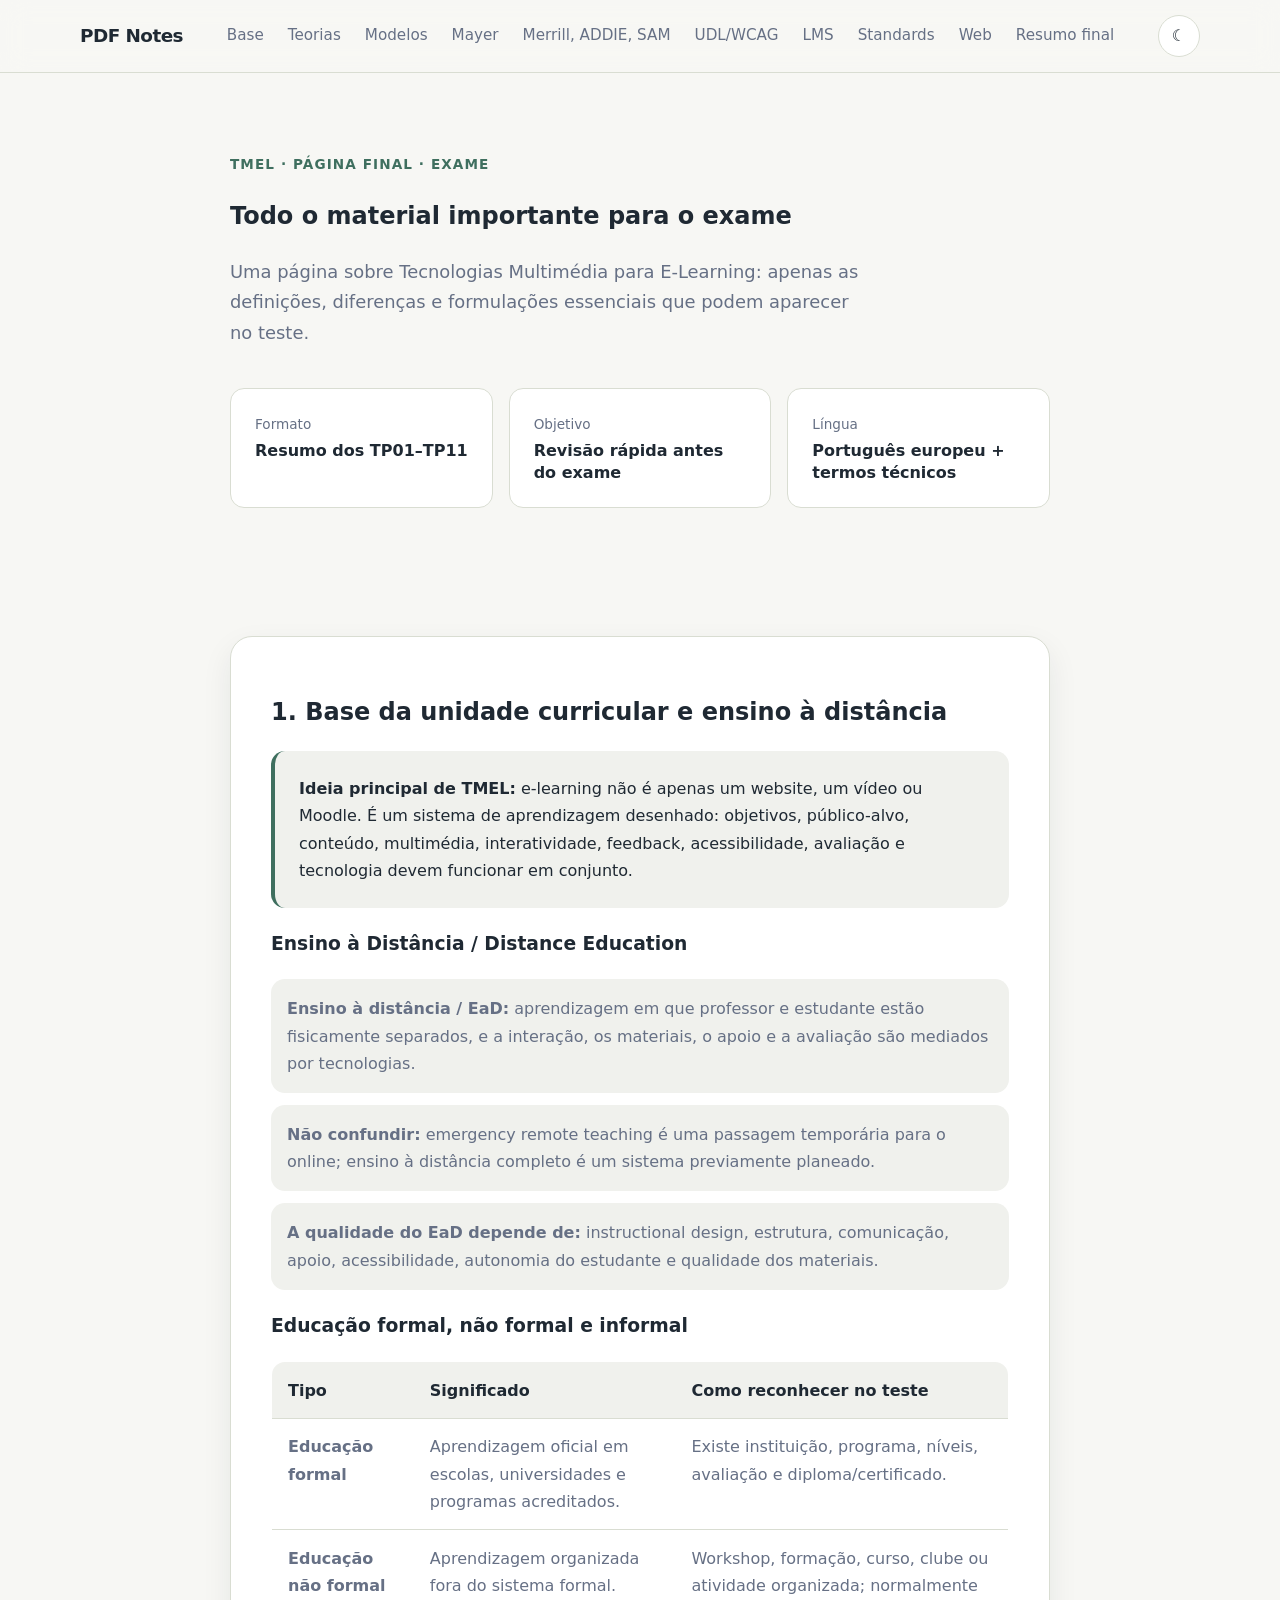
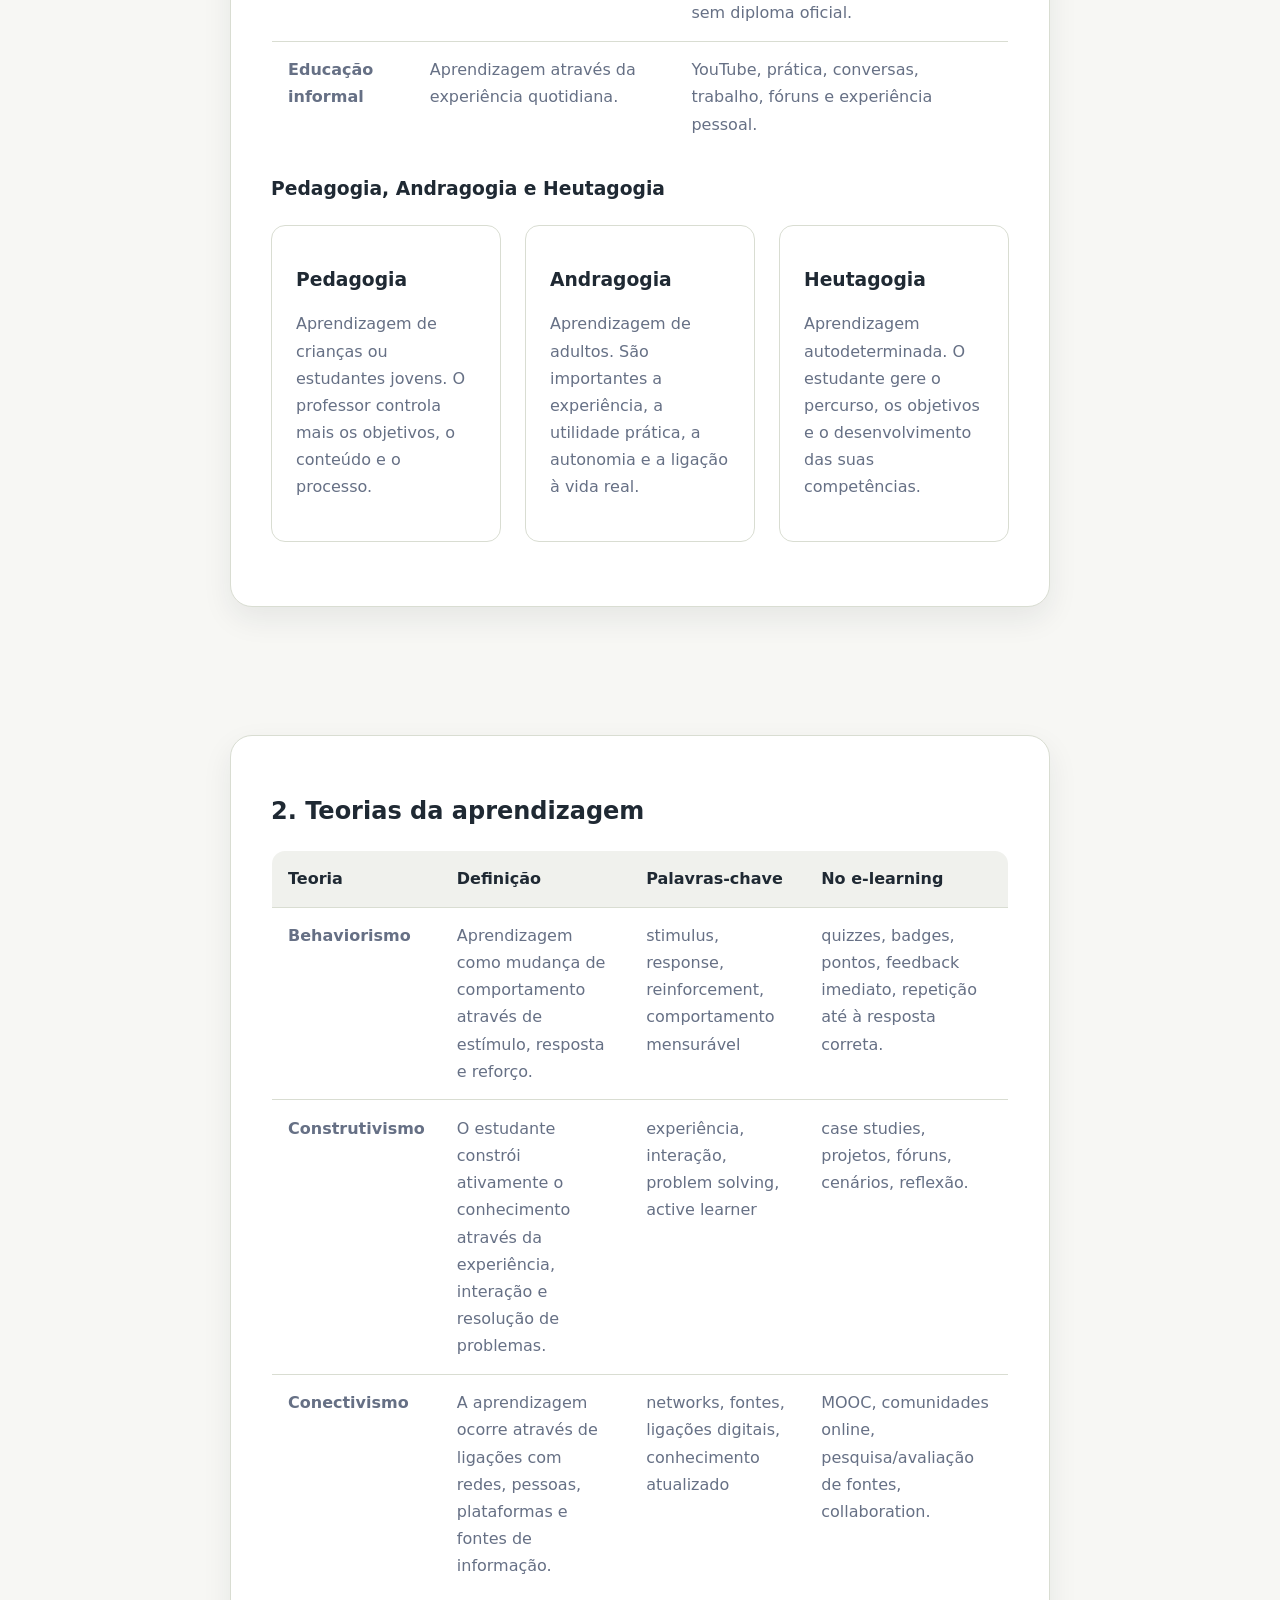
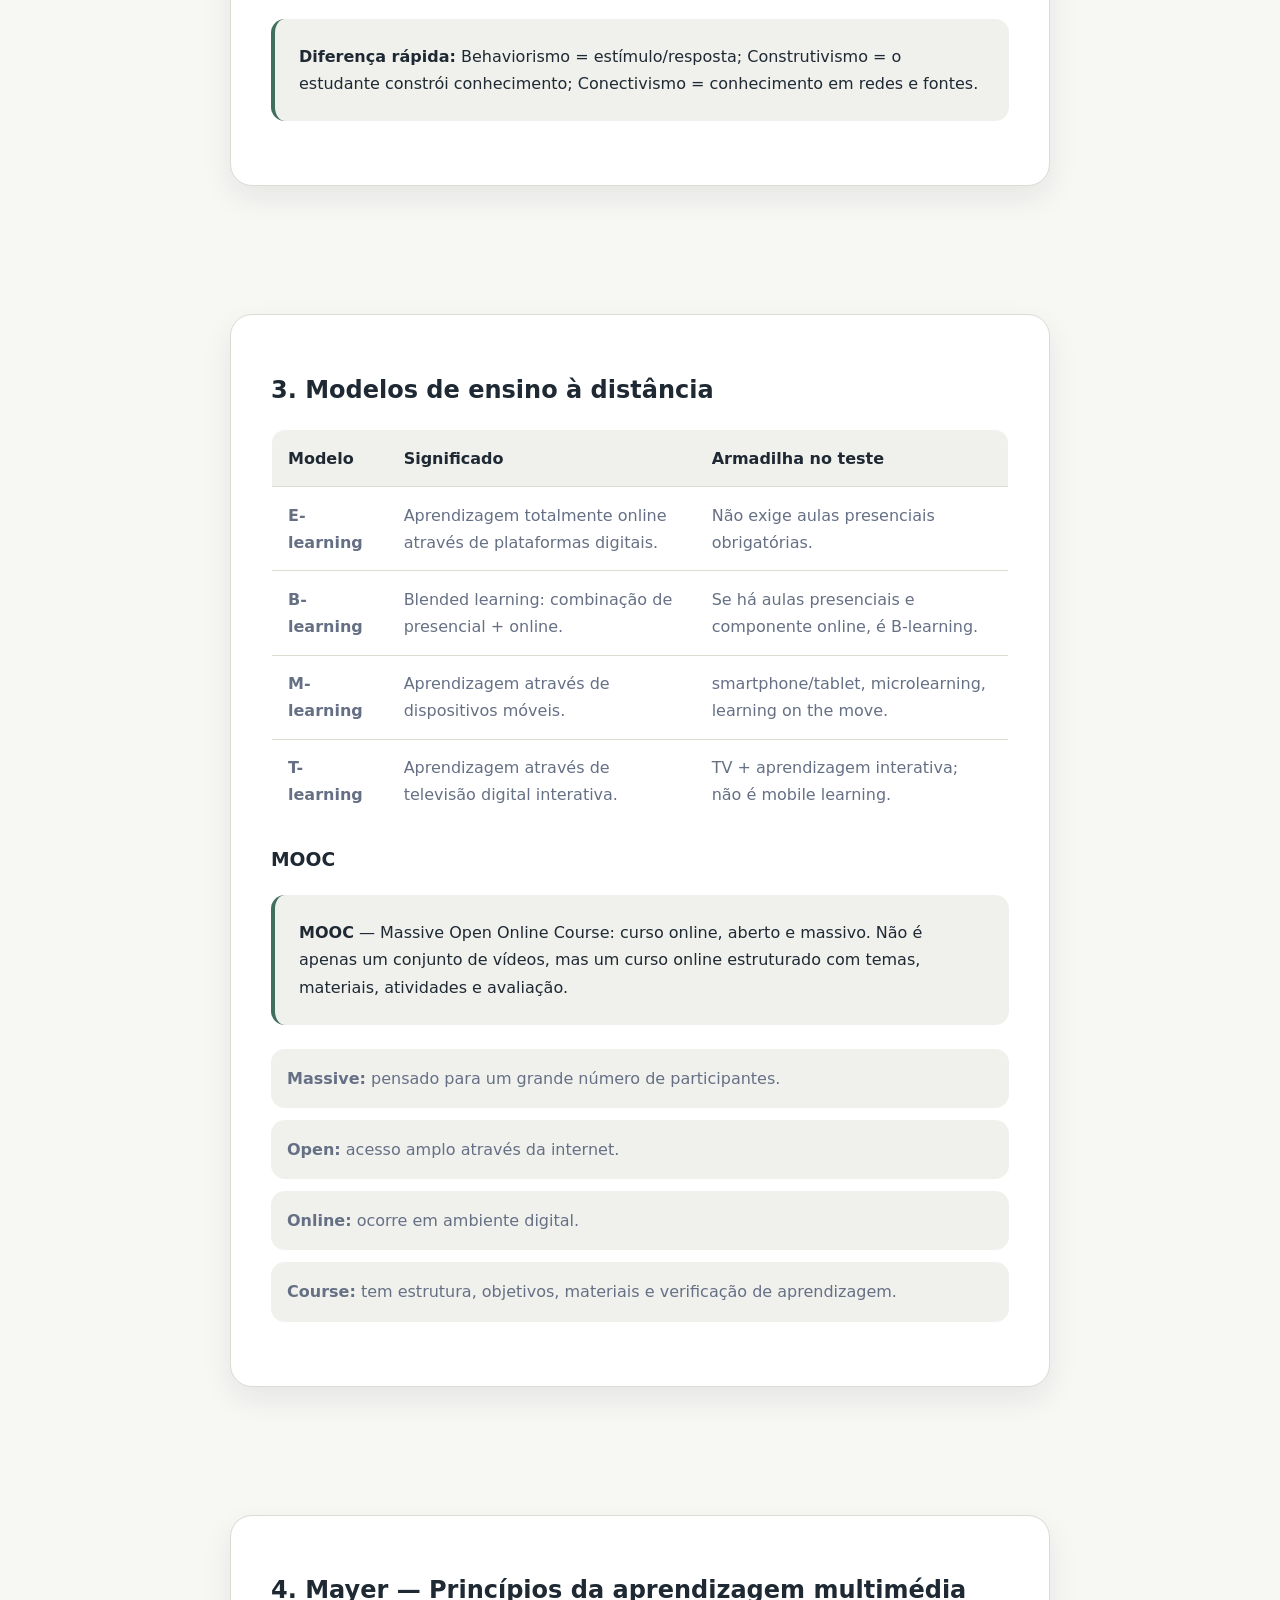
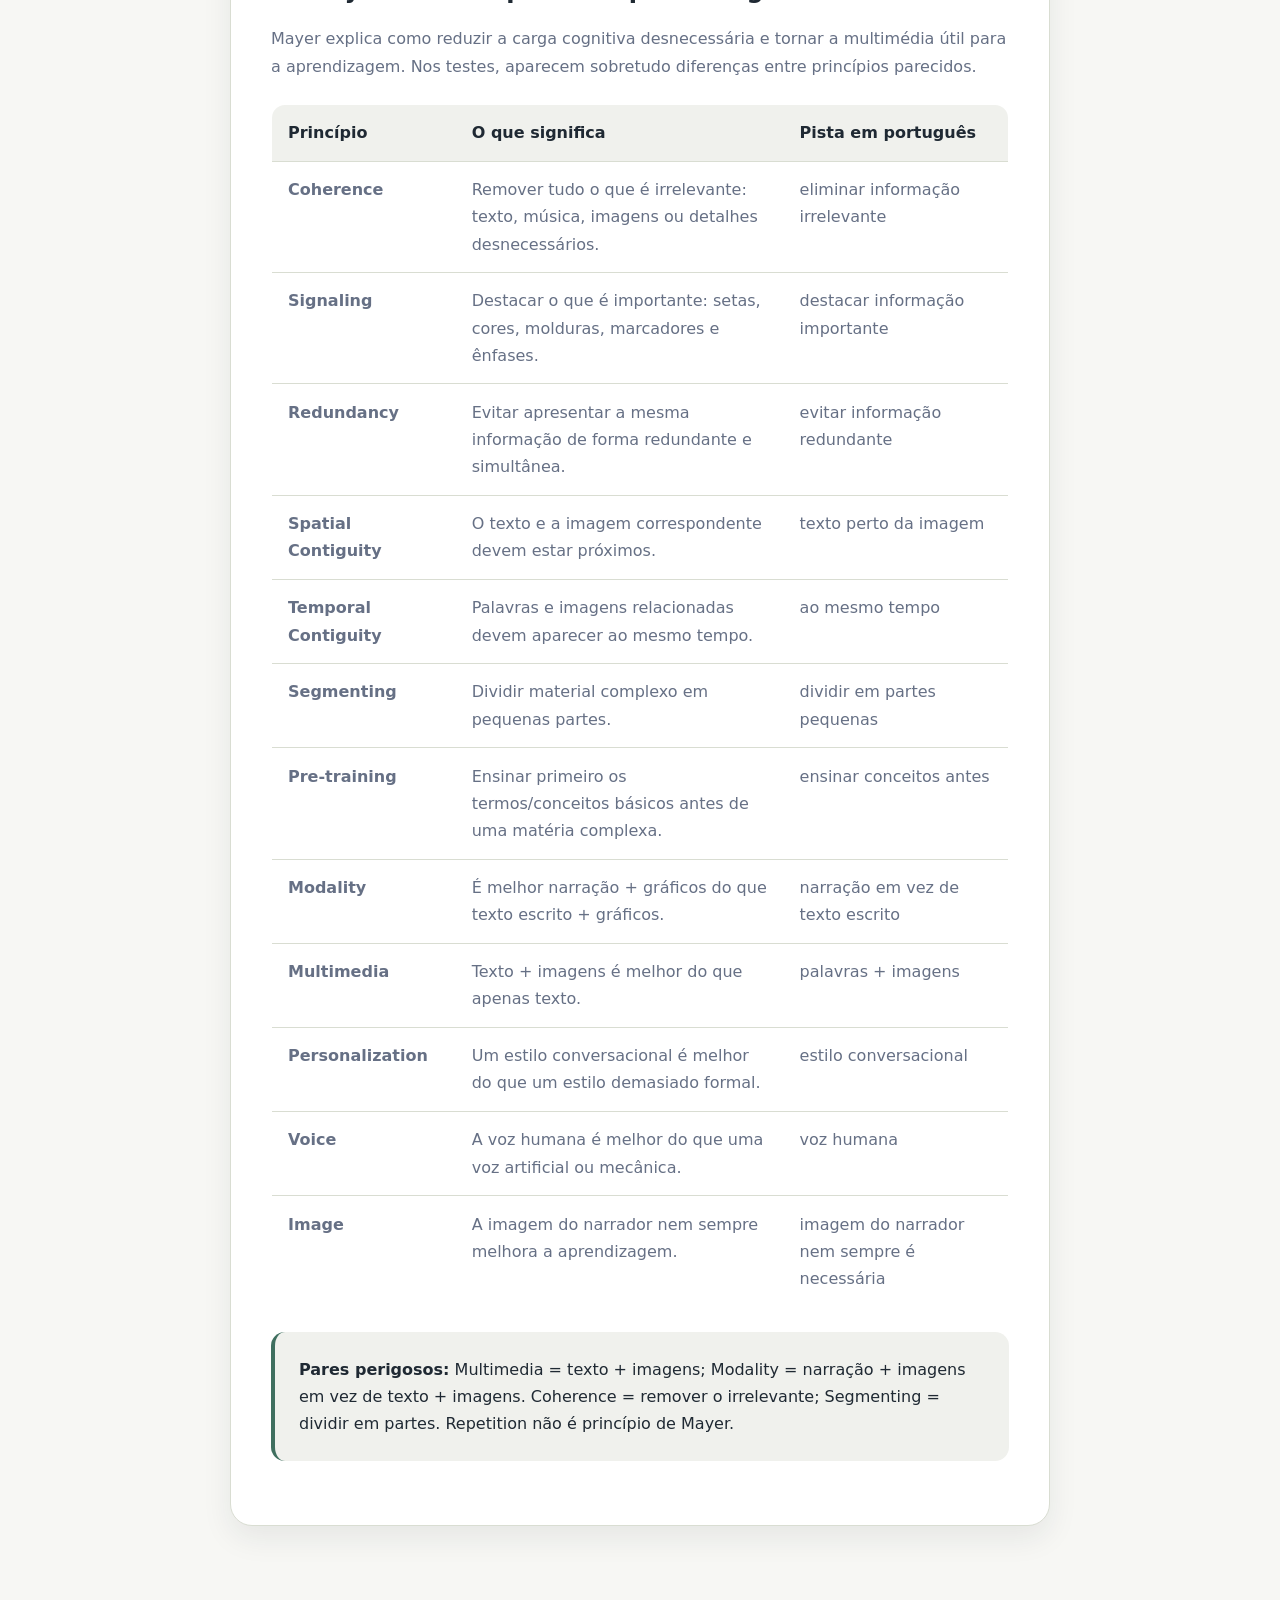
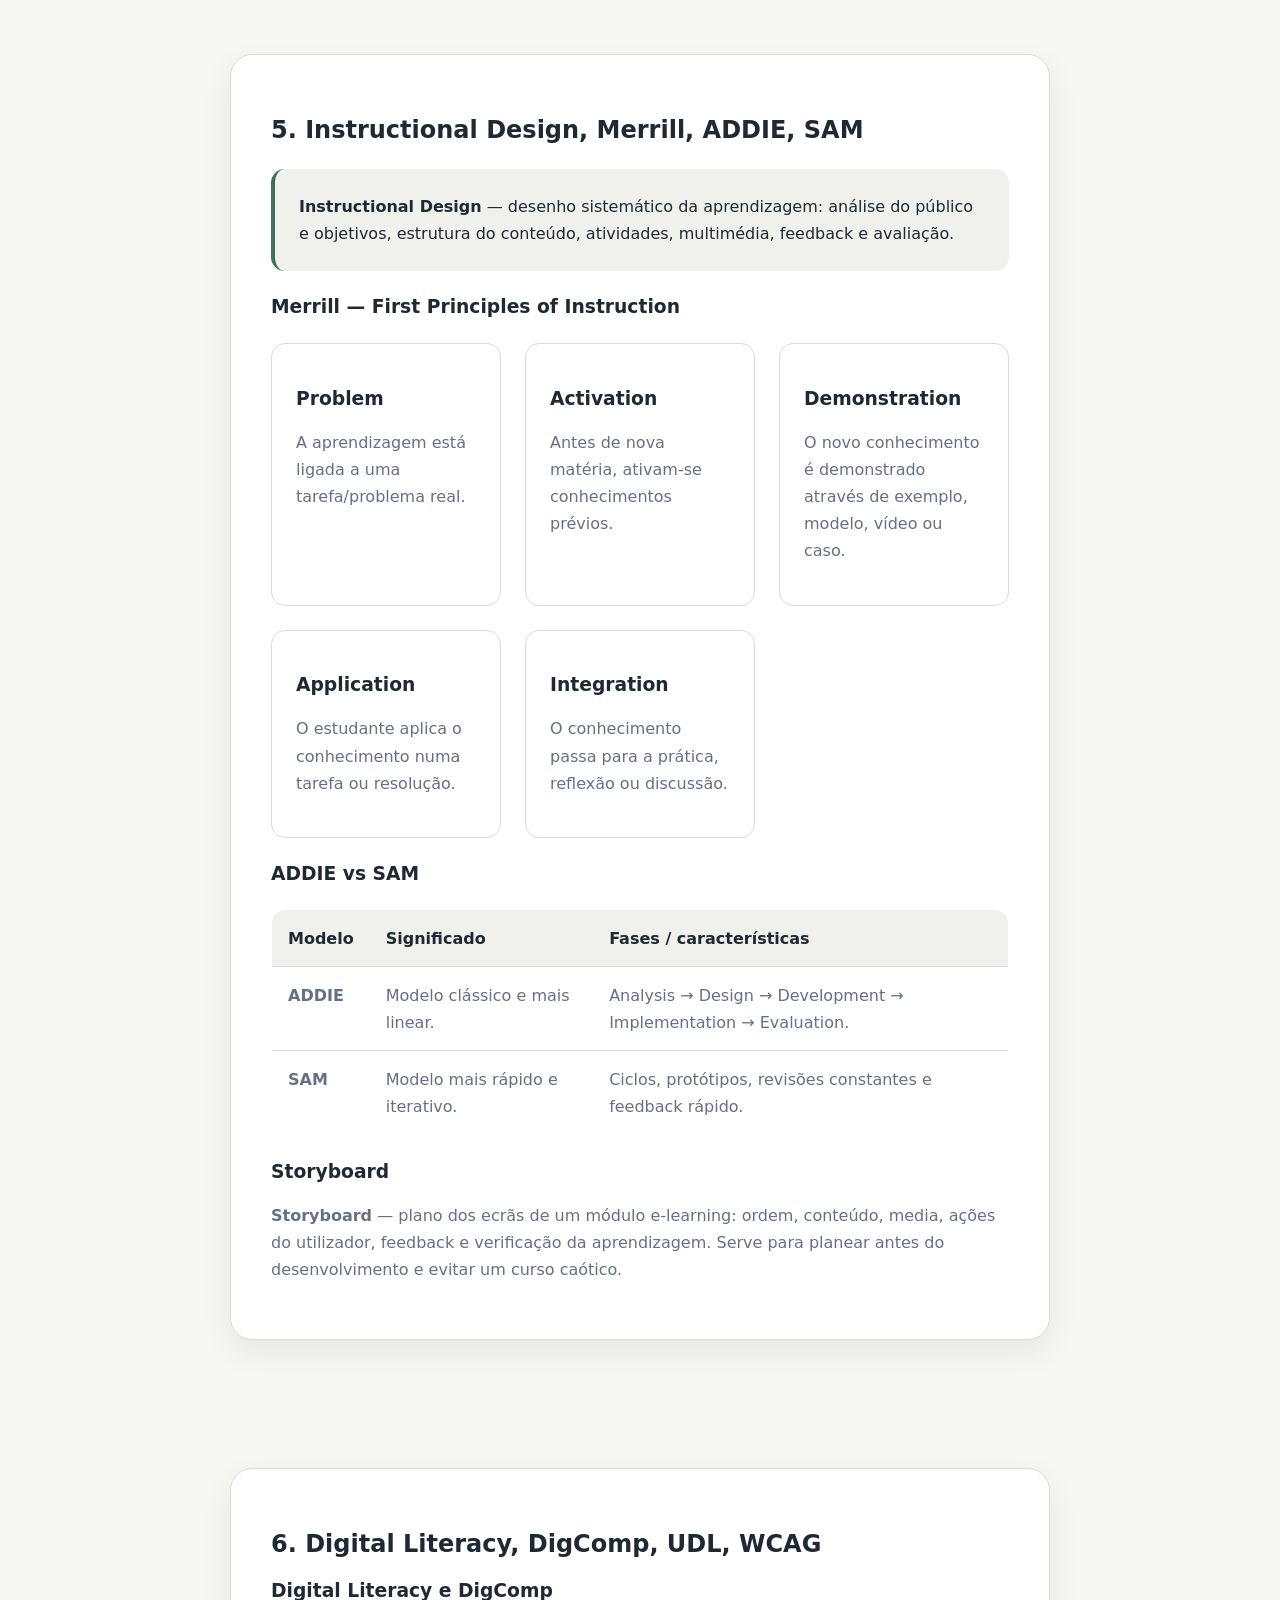
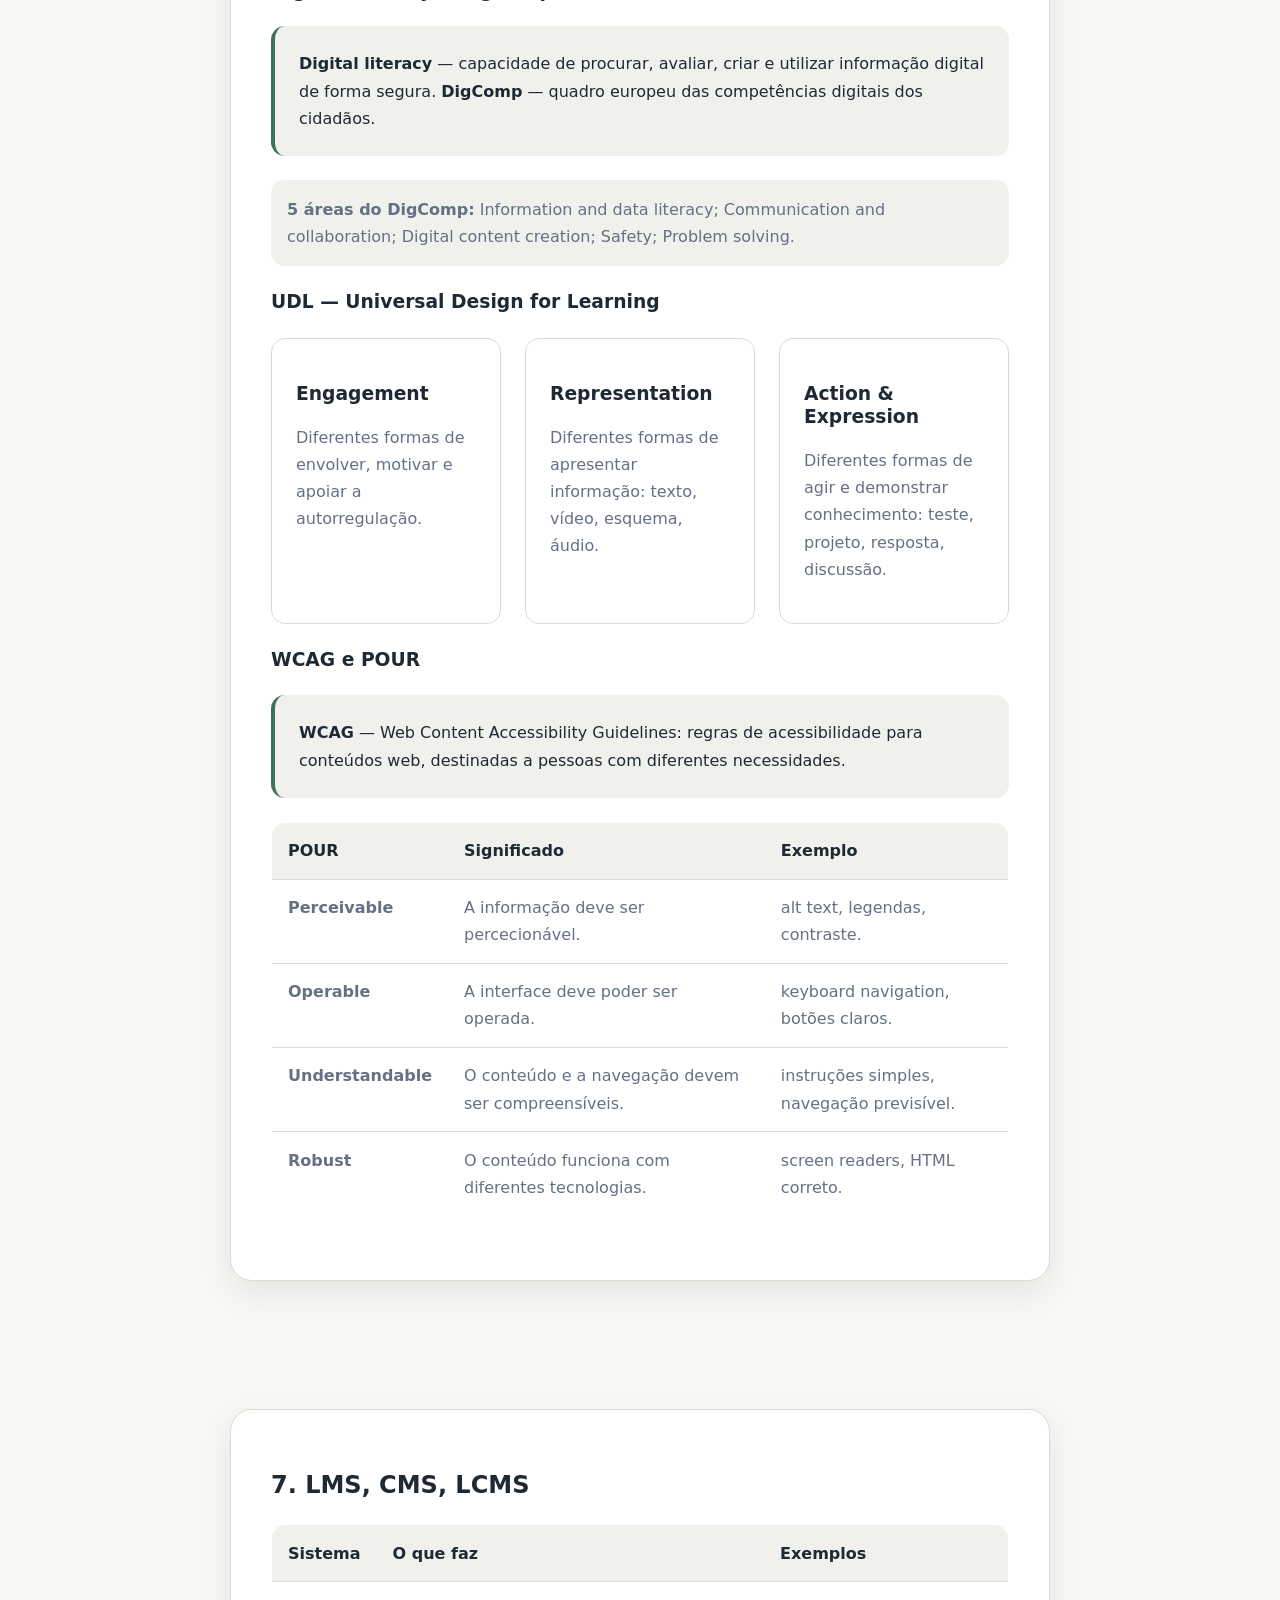
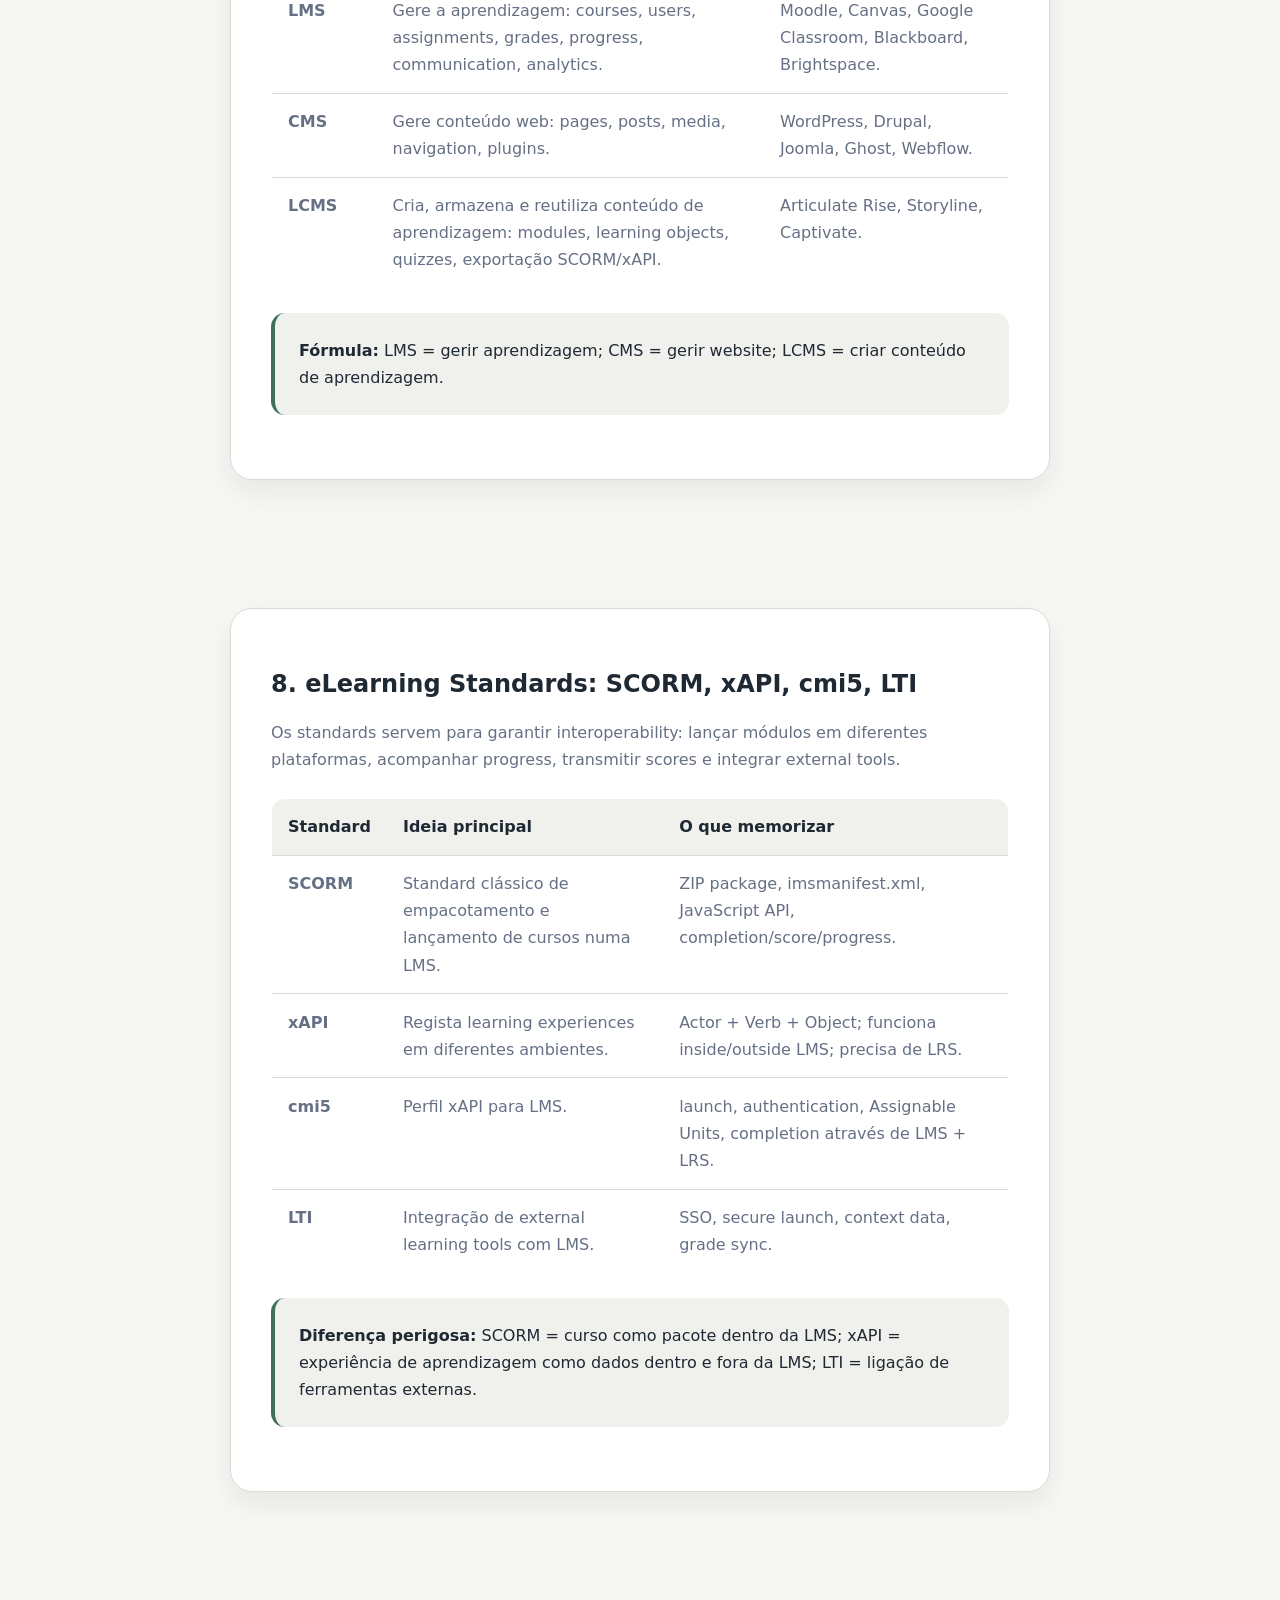
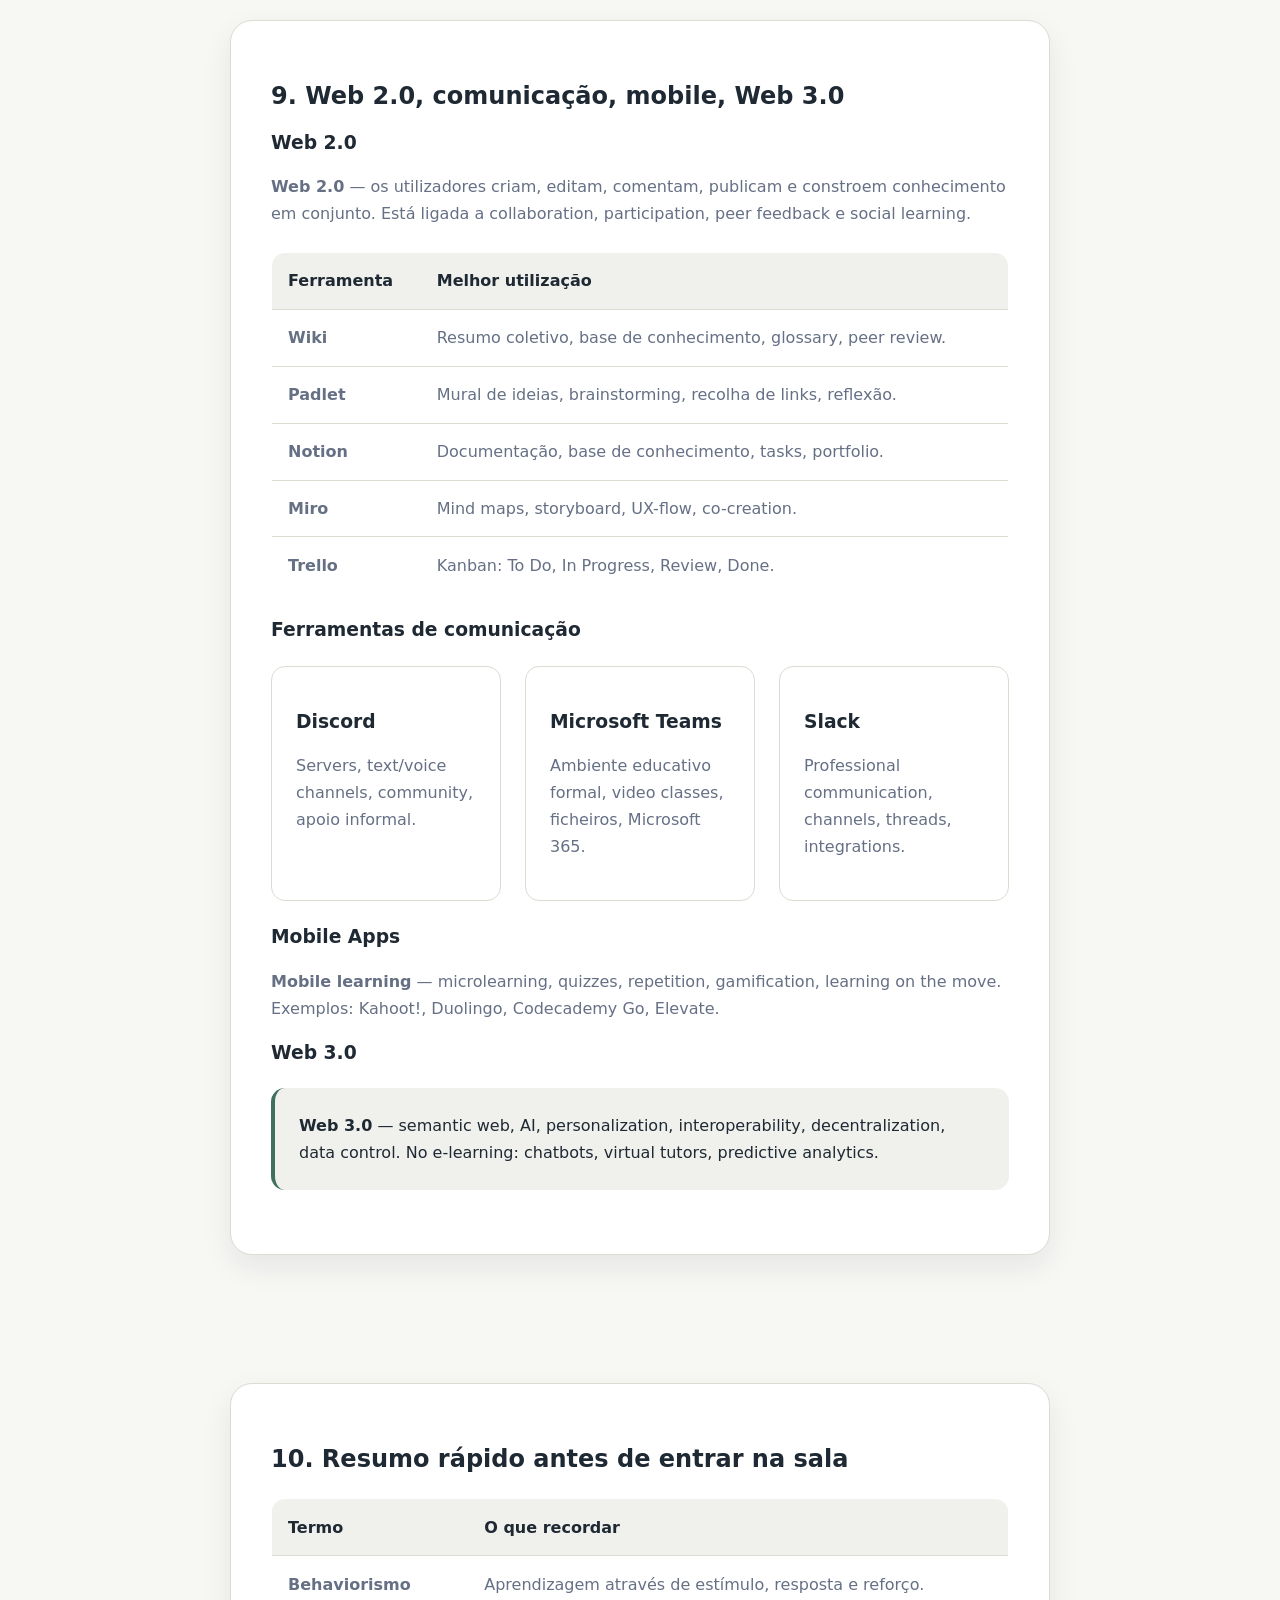
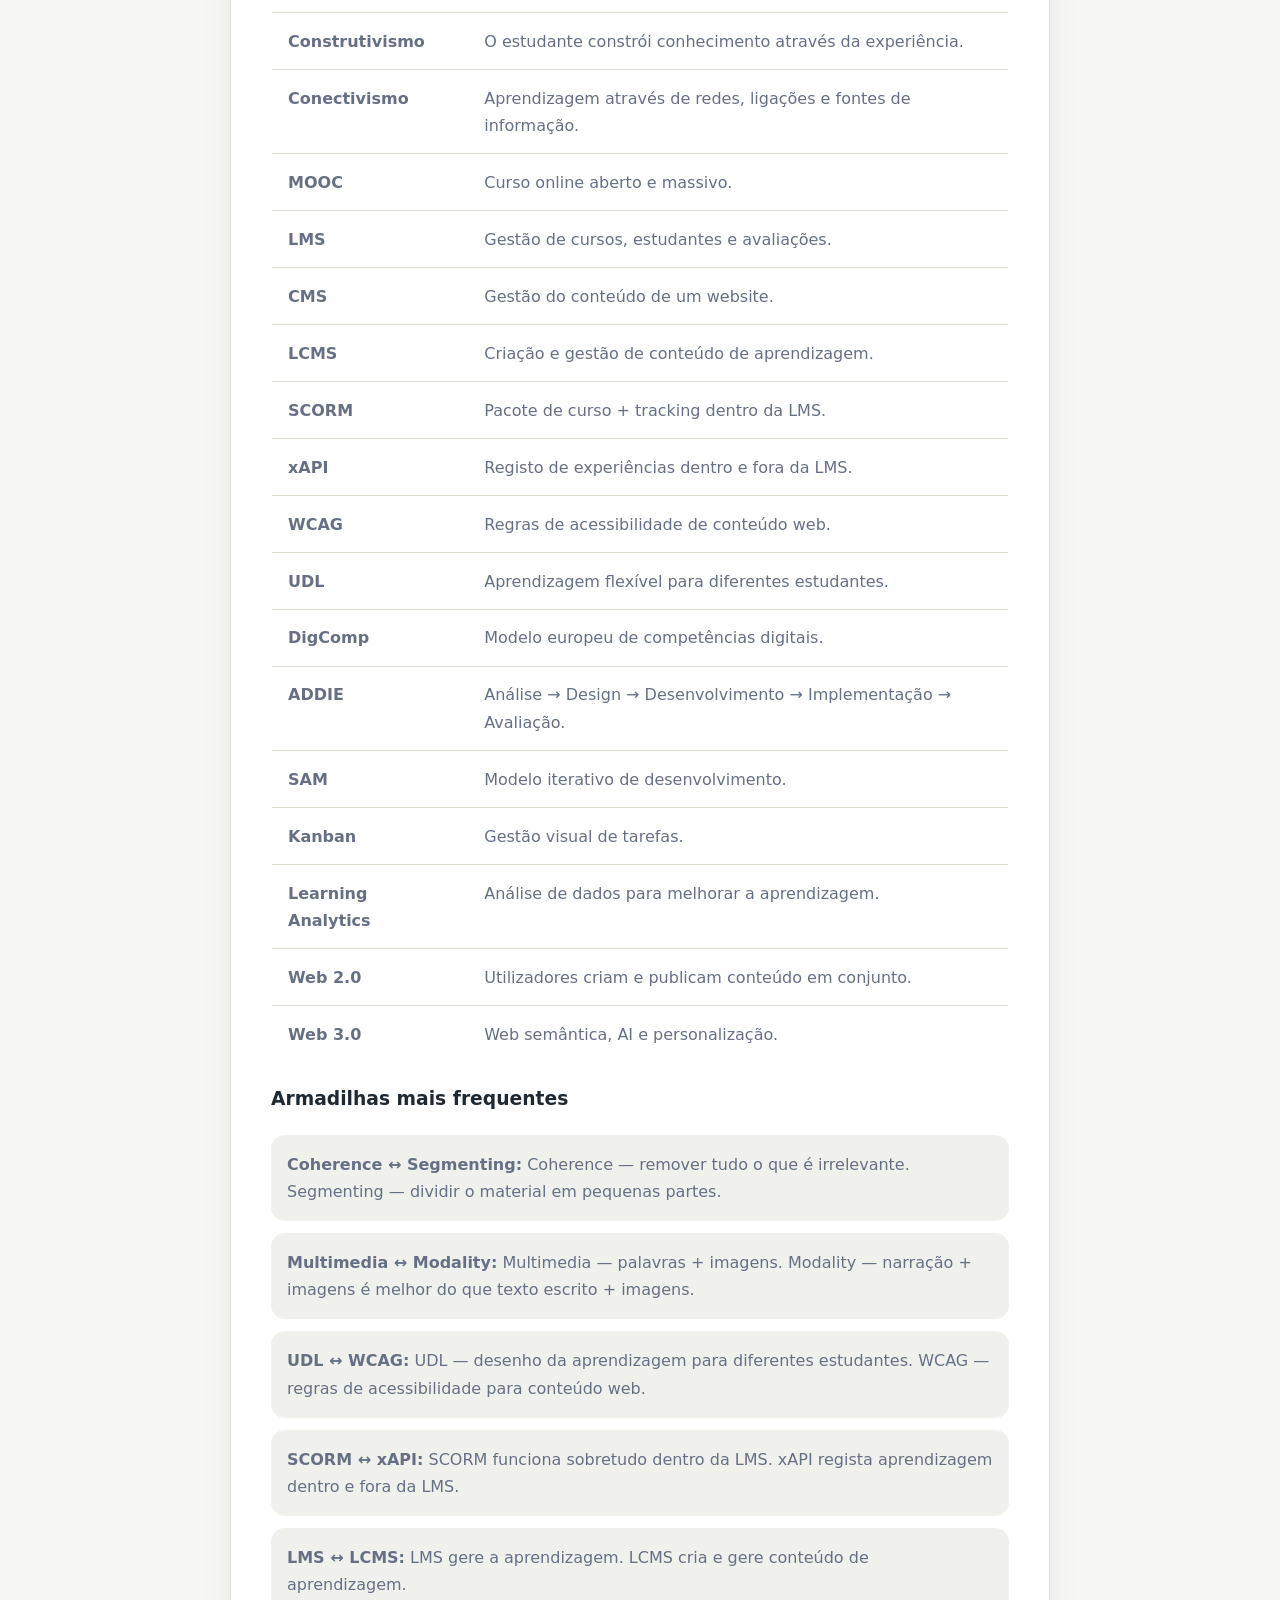
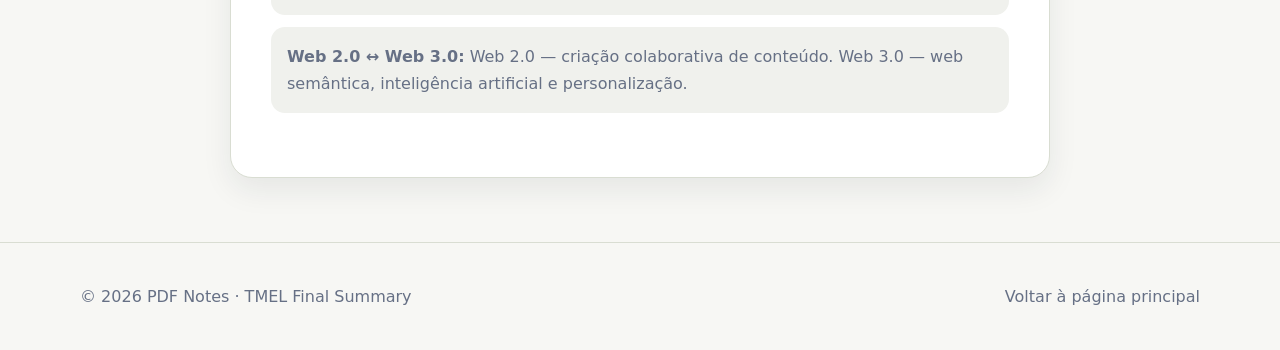
<file: resume.html>
<!DOCTYPE html>
<html lang="pt-PT">
<head>
  <meta charset="UTF-8" />
  <meta name="viewport" content="width=device-width, initial-scale=1.0" />
  <title>TMEL — todo o material importante para o exame</title>
  <link rel="stylesheet" href="styles.css" />
  <script src="script.js" defer></script>
</head>
<body>
  <header class="site-header">
    <div class="container header-content">
      <a href="index.html" class="logo">PDF Notes</a>
      <nav class="main-nav" aria-label="Navegação da página">
        <a href="#core">Base</a>
        <a href="#theories">Teorias</a>
        <a href="#models">Modelos</a>
        <a href="#mayer">Mayer</a>
        <a href="#design">Merrill, ADDIE, SAM</a>
        <a href="#accessibility">UDL/WCAG</a>
        <a href="#systems">LMS</a>
        <a href="#standards">Standards</a>
        <a href="#web">Web</a>
        <a href="#exam">Resumo final</a>
      </nav>
      <button class="theme-toggle" type="button" aria-label="Alternar tema">
        <span class="theme-toggle__icon">☾</span>
      </button>
    </div>
  </header>

  <main>
    <section class="section note-hero reveal">
      <div class="container note-layout">
        <p class="eyebrow">TMEL · página final · exame</p>
        <h1>Todo o material importante para o exame</h1>
        <p class="hero-text">
          Uma página sobre Tecnologias Multimédia para E-Learning: apenas as definições,
          diferenças e formulações essenciais que podem aparecer no teste.
        </p>
        <div class="note-meta-grid">
          <div class="note-meta-card"><span>Formato</span><strong>Resumo dos TP01–TP11</strong></div>
          <div class="note-meta-card"><span>Objetivo</span><strong>Revisão rápida antes do exame</strong></div>
          <div class="note-meta-card"><span>Língua</span><strong>Português europeu + termos técnicos</strong></div>
        </div>
      </div>
    </section>

    <section id="core" class="section reveal">
      <div class="container note-layout">
        <article class="note-content">
          <h2>1. Base da unidade curricular e ensino à distância</h2>
          <div class="callout">
            <strong>Ideia principal de TMEL:</strong> e-learning não é apenas um website, um vídeo ou Moodle.
            É um sistema de aprendizagem desenhado: objetivos, público-alvo, conteúdo, multimédia,
            interatividade, feedback, acessibilidade, avaliação e tecnologia devem funcionar em conjunto.
          </div>

          <h3>Ensino à Distância / Distance Education</h3>
          <div class="compact-list">
            <p><strong>Ensino à distância / EaD:</strong> aprendizagem em que professor e estudante estão fisicamente separados, e a interação, os materiais, o apoio e a avaliação são mediados por tecnologias.</p>
            <p><strong>Não confundir:</strong> emergency remote teaching é uma passagem temporária para o online; ensino à distância completo é um sistema previamente planeado.</p>
            <p><strong>A qualidade do EaD depende de:</strong> instructional design, estrutura, comunicação, apoio, acessibilidade, autonomia do estudante e qualidade dos materiais.</p>
          </div>

          <h3>Educação formal, não formal e informal</h3>
          <div class="responsive-table">
            <table class="study-table">
              <thead><tr><th>Tipo</th><th>Significado</th><th>Como reconhecer no teste</th></tr></thead>
              <tbody>
                <tr><td><strong>Educação formal</strong></td><td>Aprendizagem oficial em escolas, universidades e programas acreditados.</td><td>Existe instituição, programa, níveis, avaliação e diploma/certificado.</td></tr>
                <tr><td><strong>Educação não formal</strong></td><td>Aprendizagem organizada fora do sistema formal.</td><td>Workshop, formação, curso, clube ou atividade organizada; normalmente sem diploma oficial.</td></tr>
                <tr><td><strong>Educação informal</strong></td><td>Aprendizagem através da experiência quotidiana.</td><td>YouTube, prática, conversas, trabalho, fóruns e experiência pessoal.</td></tr>
              </tbody>
            </table>
          </div>

          <h3>Pedagogia, Andragogia e Heutagogia</h3>
          <div class="topic-grid">
            <div class="topic-card"><h3>Pedagogia</h3><p>Aprendizagem de crianças ou estudantes jovens. O professor controla mais os objetivos, o conteúdo e o processo.</p></div>
            <div class="topic-card"><h3>Andragogia</h3><p>Aprendizagem de adultos. São importantes a experiência, a utilidade prática, a autonomia e a ligação à vida real.</p></div>
            <div class="topic-card"><h3>Heutagogia</h3><p>Aprendizagem autodeterminada. O estudante gere o percurso, os objetivos e o desenvolvimento das suas competências.</p></div>
          </div>
        </article>
      </div>
    </section>

    <section id="theories" class="section reveal">
      <div class="container note-layout">
        <article class="note-content">
          <h2>2. Teorias da aprendizagem</h2>
          <div class="responsive-table">
            <table class="study-table">
              <thead><tr><th>Teoria</th><th>Definição</th><th>Palavras-chave</th><th>No e-learning</th></tr></thead>
              <tbody>
                <tr>
                  <td><strong>Behaviorismo</strong></td>
                  <td>Aprendizagem como mudança de comportamento através de estímulo, resposta e reforço.</td>
                  <td>stimulus, response, reinforcement, comportamento mensurável</td>
                  <td>quizzes, badges, pontos, feedback imediato, repetição até à resposta correta.</td>
                </tr>
                <tr>
                  <td><strong>Construtivismo</strong></td>
                  <td>O estudante constrói ativamente o conhecimento através da experiência, interação e resolução de problemas.</td>
                  <td>experiência, interação, problem solving, active learner</td>
                  <td>case studies, projetos, fóruns, cenários, reflexão.</td>
                </tr>
                <tr>
                  <td><strong>Conectivismo</strong></td>
                  <td>A aprendizagem ocorre através de ligações com redes, pessoas, plataformas e fontes de informação.</td>
                  <td>networks, fontes, ligações digitais, conhecimento atualizado</td>
                  <td>MOOC, comunidades online, pesquisa/avaliação de fontes, collaboration.</td>
                </tr>
              </tbody>
            </table>
          </div>

          <div class="callout">
            <strong>Diferença rápida:</strong> Behaviorismo = estímulo/resposta; Construtivismo = o estudante constrói conhecimento; Conectivismo = conhecimento em redes e fontes.
          </div>
        </article>
      </div>
    </section>

    <section id="models" class="section reveal">
      <div class="container note-layout">
        <article class="note-content">
          <h2>3. Modelos de ensino à distância</h2>
          <div class="responsive-table">
            <table class="study-table">
              <thead><tr><th>Modelo</th><th>Significado</th><th>Armadilha no teste</th></tr></thead>
              <tbody>
                <tr><td><strong>E-learning</strong></td><td>Aprendizagem totalmente online através de plataformas digitais.</td><td>Não exige aulas presenciais obrigatórias.</td></tr>
                <tr><td><strong>B-learning</strong></td><td>Blended learning: combinação de presencial + online.</td><td>Se há aulas presenciais e componente online, é B-learning.</td></tr>
                <tr><td><strong>M-learning</strong></td><td>Aprendizagem através de dispositivos móveis.</td><td>smartphone/tablet, microlearning, learning on the move.</td></tr>
                <tr><td><strong>T-learning</strong></td><td>Aprendizagem através de televisão digital interativa.</td><td>TV + aprendizagem interativa; não é mobile learning.</td></tr>
              </tbody>
            </table>
          </div>

          <h3>MOOC</h3>
          <div class="callout">
            <strong>MOOC</strong> — Massive Open Online Course: curso online, aberto e massivo.
            Não é apenas um conjunto de vídeos, mas um curso online estruturado com temas, materiais,
            atividades e avaliação.
          </div>
          <div class="compact-list">
            <p><strong>Massive:</strong> pensado para um grande número de participantes.</p>
            <p><strong>Open:</strong> acesso amplo através da internet.</p>
            <p><strong>Online:</strong> ocorre em ambiente digital.</p>
            <p><strong>Course:</strong> tem estrutura, objetivos, materiais e verificação de aprendizagem.</p>
          </div>
        </article>
      </div>
    </section>

    <section id="mayer" class="section reveal">
      <div class="container note-layout">
        <article class="note-content">
          <h2>4. Mayer — Princípios da aprendizagem multimédia</h2>
          <p>
            Mayer explica como reduzir a carga cognitiva desnecessária e tornar a multimédia útil para a aprendizagem.
            Nos testes, aparecem sobretudo diferenças entre princípios parecidos.
          </p>

          <div class="responsive-table">
            <table class="study-table">
              <thead><tr><th>Princípio</th><th>O que significa</th><th>Pista em português</th></tr></thead>
              <tbody>
                <tr><td><strong>Coherence</strong></td><td>Remover tudo o que é irrelevante: texto, música, imagens ou detalhes desnecessários.</td><td>eliminar informação irrelevante</td></tr>
                <tr><td><strong>Signaling</strong></td><td>Destacar o que é importante: setas, cores, molduras, marcadores e ênfases.</td><td>destacar informação importante</td></tr>
                <tr><td><strong>Redundancy</strong></td><td>Evitar apresentar a mesma informação de forma redundante e simultânea.</td><td>evitar informação redundante</td></tr>
                <tr><td><strong>Spatial Contiguity</strong></td><td>O texto e a imagem correspondente devem estar próximos.</td><td>texto perto da imagem</td></tr>
                <tr><td><strong>Temporal Contiguity</strong></td><td>Palavras e imagens relacionadas devem aparecer ao mesmo tempo.</td><td>ao mesmo tempo</td></tr>
                <tr><td><strong>Segmenting</strong></td><td>Dividir material complexo em pequenas partes.</td><td>dividir em partes pequenas</td></tr>
                <tr><td><strong>Pre-training</strong></td><td>Ensinar primeiro os termos/conceitos básicos antes de uma matéria complexa.</td><td>ensinar conceitos antes</td></tr>
                <tr><td><strong>Modality</strong></td><td>É melhor narração + gráficos do que texto escrito + gráficos.</td><td>narração em vez de texto escrito</td></tr>
                <tr><td><strong>Multimedia</strong></td><td>Texto + imagens é melhor do que apenas texto.</td><td>palavras + imagens</td></tr>
                <tr><td><strong>Personalization</strong></td><td>Um estilo conversacional é melhor do que um estilo demasiado formal.</td><td>estilo conversacional</td></tr>
                <tr><td><strong>Voice</strong></td><td>A voz humana é melhor do que uma voz artificial ou mecânica.</td><td>voz humana</td></tr>
                <tr><td><strong>Image</strong></td><td>A imagem do narrador nem sempre melhora a aprendizagem.</td><td>imagem do narrador nem sempre é necessária</td></tr>
              </tbody>
            </table>
          </div>

          <div class="callout">
            <strong>Pares perigosos:</strong> Multimedia = texto + imagens; Modality = narração + imagens em vez de texto + imagens.
            Coherence = remover o irrelevante; Segmenting = dividir em partes. Repetition não é princípio de Mayer.
          </div>
        </article>
      </div>
    </section>

    <section id="design" class="section reveal">
      <div class="container note-layout">
        <article class="note-content">
          <h2>5. Instructional Design, Merrill, ADDIE, SAM</h2>
          <div class="callout">
            <strong>Instructional Design</strong> — desenho sistemático da aprendizagem: análise do público e objetivos,
            estrutura do conteúdo, atividades, multimédia, feedback e avaliação.
          </div>

          <h3>Merrill — First Principles of Instruction</h3>
          <div class="topic-grid">
            <div class="topic-card"><h3>Problem</h3><p>A aprendizagem está ligada a uma tarefa/problema real.</p></div>
            <div class="topic-card"><h3>Activation</h3><p>Antes de nova matéria, ativam-se conhecimentos prévios.</p></div>
            <div class="topic-card"><h3>Demonstration</h3><p>O novo conhecimento é demonstrado através de exemplo, modelo, vídeo ou caso.</p></div>
            <div class="topic-card"><h3>Application</h3><p>O estudante aplica o conhecimento numa tarefa ou resolução.</p></div>
            <div class="topic-card"><h3>Integration</h3><p>O conhecimento passa para a prática, reflexão ou discussão.</p></div>
          </div>

          <h3>ADDIE vs SAM</h3>
          <div class="responsive-table">
            <table class="study-table">
              <thead><tr><th>Modelo</th><th>Significado</th><th>Fases / características</th></tr></thead>
              <tbody>
                <tr><td><strong>ADDIE</strong></td><td>Modelo clássico e mais linear.</td><td>Analysis → Design → Development → Implementation → Evaluation.</td></tr>
                <tr><td><strong>SAM</strong></td><td>Modelo mais rápido e iterativo.</td><td>Ciclos, protótipos, revisões constantes e feedback rápido.</td></tr>
              </tbody>
            </table>
          </div>

          <h3>Storyboard</h3>
          <p><strong>Storyboard</strong> — plano dos ecrãs de um módulo e-learning: ordem, conteúdo, media, ações do utilizador, feedback e verificação da aprendizagem. Serve para planear antes do desenvolvimento e evitar um curso caótico.</p>
        </article>
      </div>
    </section>

    <section id="accessibility" class="section reveal">
      <div class="container note-layout">
        <article class="note-content">
          <h2>6. Digital Literacy, DigComp, UDL, WCAG</h2>

          <h3>Digital Literacy e DigComp</h3>
          <div class="callout">
            <strong>Digital literacy</strong> — capacidade de procurar, avaliar, criar e utilizar informação digital de forma segura.
            <strong>DigComp</strong> — quadro europeu das competências digitais dos cidadãos.
          </div>
          <div class="compact-list">
            <p><strong>5 áreas do DigComp:</strong> Information and data literacy; Communication and collaboration; Digital content creation; Safety; Problem solving.</p>
          </div>

          <h3>UDL — Universal Design for Learning</h3>
          <div class="topic-grid">
            <div class="topic-card"><h3>Engagement</h3><p>Diferentes formas de envolver, motivar e apoiar a autorregulação.</p></div>
            <div class="topic-card"><h3>Representation</h3><p>Diferentes formas de apresentar informação: texto, vídeo, esquema, áudio.</p></div>
            <div class="topic-card"><h3>Action & Expression</h3><p>Diferentes formas de agir e demonstrar conhecimento: teste, projeto, resposta, discussão.</p></div>
          </div>

          <h3>WCAG e POUR</h3>
          <div class="callout"><strong>WCAG</strong> — Web Content Accessibility Guidelines: regras de acessibilidade para conteúdos web, destinadas a pessoas com diferentes necessidades.</div>
          <div class="responsive-table">
            <table class="study-table">
              <thead><tr><th>POUR</th><th>Significado</th><th>Exemplo</th></tr></thead>
              <tbody>
                <tr><td><strong>Perceivable</strong></td><td>A informação deve ser percecionável.</td><td>alt text, legendas, contraste.</td></tr>
                <tr><td><strong>Operable</strong></td><td>A interface deve poder ser operada.</td><td>keyboard navigation, botões claros.</td></tr>
                <tr><td><strong>Understandable</strong></td><td>O conteúdo e a navegação devem ser compreensíveis.</td><td>instruções simples, navegação previsível.</td></tr>
                <tr><td><strong>Robust</strong></td><td>O conteúdo funciona com diferentes tecnologias.</td><td>screen readers, HTML correto.</td></tr>
              </tbody>
            </table>
          </div>
        </article>
      </div>
    </section>

    <section id="systems" class="section reveal">
      <div class="container note-layout">
        <article class="note-content">
          <h2>7. LMS, CMS, LCMS</h2>
          <div class="responsive-table">
            <table class="study-table">
              <thead><tr><th>Sistema</th><th>O que faz</th><th>Exemplos</th></tr></thead>
              <tbody>
                <tr><td><strong>LMS</strong></td><td>Gere a aprendizagem: courses, users, assignments, grades, progress, communication, analytics.</td><td>Moodle, Canvas, Google Classroom, Blackboard, Brightspace.</td></tr>
                <tr><td><strong>CMS</strong></td><td>Gere conteúdo web: pages, posts, media, navigation, plugins.</td><td>WordPress, Drupal, Joomla, Ghost, Webflow.</td></tr>
                <tr><td><strong>LCMS</strong></td><td>Cria, armazena e reutiliza conteúdo de aprendizagem: modules, learning objects, quizzes, exportação SCORM/xAPI.</td><td>Articulate Rise, Storyline, Captivate.</td></tr>
              </tbody>
            </table>
          </div>
          <div class="callout"><strong>Fórmula:</strong> LMS = gerir aprendizagem; CMS = gerir website; LCMS = criar conteúdo de aprendizagem.</div>
        </article>
      </div>
    </section>

    <section id="standards" class="section reveal">
      <div class="container note-layout">
        <article class="note-content">
          <h2>8. eLearning Standards: SCORM, xAPI, cmi5, LTI</h2>
          <p>Os standards servem para garantir interoperability: lançar módulos em diferentes plataformas, acompanhar progress, transmitir scores e integrar external tools.</p>
          <div class="responsive-table">
            <table class="study-table">
              <thead><tr><th>Standard</th><th>Ideia principal</th><th>O que memorizar</th></tr></thead>
              <tbody>
                <tr><td><strong>SCORM</strong></td><td>Standard clássico de empacotamento e lançamento de cursos numa LMS.</td><td>ZIP package, imsmanifest.xml, JavaScript API, completion/score/progress.</td></tr>
                <tr><td><strong>xAPI</strong></td><td>Regista learning experiences em diferentes ambientes.</td><td>Actor + Verb + Object; funciona inside/outside LMS; precisa de LRS.</td></tr>
                <tr><td><strong>cmi5</strong></td><td>Perfil xAPI para LMS.</td><td>launch, authentication, Assignable Units, completion através de LMS + LRS.</td></tr>
                <tr><td><strong>LTI</strong></td><td>Integração de external learning tools com LMS.</td><td>SSO, secure launch, context data, grade sync.</td></tr>
              </tbody>
            </table>
          </div>
          <div class="callout"><strong>Diferença perigosa:</strong> SCORM = curso como pacote dentro da LMS; xAPI = experiência de aprendizagem como dados dentro e fora da LMS; LTI = ligação de ferramentas externas.</div>
        </article>
      </div>
    </section>

    <section id="web" class="section reveal">
      <div class="container note-layout">
        <article class="note-content">
          <h2>9. Web 2.0, comunicação, mobile, Web 3.0</h2>

          <h3>Web 2.0</h3>
          <p><strong>Web 2.0</strong> — os utilizadores criam, editam, comentam, publicam e constroem conhecimento em conjunto. Está ligada a collaboration, participation, peer feedback e social learning.</p>
          <div class="responsive-table">
            <table class="study-table">
              <thead><tr><th>Ferramenta</th><th>Melhor utilização</th></tr></thead>
              <tbody>
                <tr><td><strong>Wiki</strong></td><td>Resumo coletivo, base de conhecimento, glossary, peer review.</td></tr>
                <tr><td><strong>Padlet</strong></td><td>Mural de ideias, brainstorming, recolha de links, reflexão.</td></tr>
                <tr><td><strong>Notion</strong></td><td>Documentação, base de conhecimento, tasks, portfolio.</td></tr>
                <tr><td><strong>Miro</strong></td><td>Mind maps, storyboard, UX-flow, co-creation.</td></tr>
                <tr><td><strong>Trello</strong></td><td>Kanban: To Do, In Progress, Review, Done.</td></tr>
              </tbody>
            </table>
          </div>

          <h3>Ferramentas de comunicação</h3>
          <div class="topic-grid">
            <div class="topic-card"><h3>Discord</h3><p>Servers, text/voice channels, community, apoio informal.</p></div>
            <div class="topic-card"><h3>Microsoft Teams</h3><p>Ambiente educativo formal, video classes, ficheiros, Microsoft 365.</p></div>
            <div class="topic-card"><h3>Slack</h3><p>Professional communication, channels, threads, integrations.</p></div>
          </div>

          <h3>Mobile Apps</h3>
          <p><strong>Mobile learning</strong> — microlearning, quizzes, repetition, gamification, learning on the move. Exemplos: Kahoot!, Duolingo, Codecademy Go, Elevate.</p>

          <h3>Web 3.0</h3>
          <div class="callout"><strong>Web 3.0</strong> — semantic web, AI, personalization, interoperability, decentralization, data control. No e-learning: chatbots, virtual tutors, predictive analytics.</div>
        </article>
      </div>
    </section>

    <section id="exam" class="section reveal">
      <div class="container note-layout">
        <article class="note-content">
          <h2>10. Resumo rápido antes de entrar na sala</h2>

          <div class="responsive-table">
            <table class="study-table">
              <thead>
                <tr>
                  <th>Termo</th>
                  <th>O que recordar</th>
                </tr>
              </thead>
              <tbody>
                <tr><td><strong>Behaviorismo</strong></td><td>Aprendizagem através de estímulo, resposta e reforço.</td></tr>
                <tr><td><strong>Construtivismo</strong></td><td>O estudante constrói conhecimento através da experiência.</td></tr>
                <tr><td><strong>Conectivismo</strong></td><td>Aprendizagem através de redes, ligações e fontes de informação.</td></tr>
                <tr><td><strong>MOOC</strong></td><td>Curso online aberto e massivo.</td></tr>
                <tr><td><strong>LMS</strong></td><td>Gestão de cursos, estudantes e avaliações.</td></tr>
                <tr><td><strong>CMS</strong></td><td>Gestão do conteúdo de um website.</td></tr>
                <tr><td><strong>LCMS</strong></td><td>Criação e gestão de conteúdo de aprendizagem.</td></tr>
                <tr><td><strong>SCORM</strong></td><td>Pacote de curso + tracking dentro da LMS.</td></tr>
                <tr><td><strong>xAPI</strong></td><td>Registo de experiências dentro e fora da LMS.</td></tr>
                <tr><td><strong>WCAG</strong></td><td>Regras de acessibilidade de conteúdo web.</td></tr>
                <tr><td><strong>UDL</strong></td><td>Aprendizagem flexível para diferentes estudantes.</td></tr>
                <tr><td><strong>DigComp</strong></td><td>Modelo europeu de competências digitais.</td></tr>
                <tr><td><strong>ADDIE</strong></td><td>Análise → Design → Desenvolvimento → Implementação → Avaliação.</td></tr>
                <tr><td><strong>SAM</strong></td><td>Modelo iterativo de desenvolvimento.</td></tr>
                <tr><td><strong>Kanban</strong></td><td>Gestão visual de tarefas.</td></tr>
                <tr><td><strong>Learning Analytics</strong></td><td>Análise de dados para melhorar a aprendizagem.</td></tr>
                <tr><td><strong>Web 2.0</strong></td><td>Utilizadores criam e publicam conteúdo em conjunto.</td></tr>
                <tr><td><strong>Web 3.0</strong></td><td>Web semântica, AI e personalização.</td></tr>
              </tbody>
            </table>
          </div>

          <h3>Armadilhas mais frequentes</h3>

          <div class="compact-list">
            <p><strong>Coherence ↔ Segmenting:</strong> Coherence — remover tudo o que é irrelevante. Segmenting — dividir o material em pequenas partes.</p>

            <p><strong>Multimedia ↔ Modality:</strong> Multimedia — palavras + imagens. Modality — narração + imagens é melhor do que texto escrito + imagens.</p>

            <p><strong>UDL ↔ WCAG:</strong> UDL — desenho da aprendizagem para diferentes estudantes. WCAG — regras de acessibilidade para conteúdo web.</p>

            <p><strong>SCORM ↔ xAPI:</strong> SCORM funciona sobretudo dentro da LMS. xAPI regista aprendizagem dentro e fora da LMS.</p>

            <p><strong>LMS ↔ LCMS:</strong> LMS gere a aprendizagem. LCMS cria e gere conteúdo de aprendizagem.</p>

            <p><strong>Web 2.0 ↔ Web 3.0:</strong> Web 2.0 — criação colaborativa de conteúdo. Web 3.0 — web semântica, inteligência artificial e personalização.</p>
          </div>

        </article>
      </div>
    </section>
  </main>

  <footer class="site-footer">
    <div class="container footer-content">
      <p>© 2026 PDF Notes · TMEL Final Summary</p>
      <a href="index.html">Voltar à página principal</a>
    </div>
  </footer>
</body>
</html>
</file>
<file: styles.css>
/* styles.css */

/* ================================
   1. Базовые переменные
================================ */

:root {
  --color-bg: #f7f7f4;
  --color-surface: #ffffff;
  --color-surface-soft: #f0f1ed;
  --color-text: #1f2933;
  --color-muted: #667085;
  --color-border: #d9ddd2;
  --color-primary: #3f6f5f;
  --color-primary-hover: #345d50;
  --color-accent: #dbe8df;

  --font-main: system-ui, -apple-system, BlinkMacSystemFont, "Segoe UI", sans-serif;

  --container-width: 1120px;
  --radius-md: 14px;
  --radius-lg: 22px;

  --shadow-soft: 0 12px 30px rgba(31, 41, 51, 0.08);

  --space-xs: 0.5rem;
  --space-sm: 0.75rem;
  --space-md: 1rem;
  --space-lg: 1.5rem;
  --space-xl: 2.5rem;
  --space-2xl: 4rem;
}

[data-theme="dark"] {
  --color-bg: #111513;
  --color-surface: #181d1a;
  --color-surface-soft: #202722;
  --color-text: #eef2ee;
  --color-muted: #a6b0aa;
  --color-border: #303a34;
  --color-primary: #8bbca9;
  --color-primary-hover: #a4d2c0;
  --color-accent: #26372f;

  --shadow-soft: 0 12px 30px rgba(0, 0, 0, 0.28);
}

/* ================================
   2. Reset и общая база
================================ */

* {
  box-sizing: border-box;
}

html {
  scroll-behavior: smooth;
}

body {
  margin: 0;
  font-family: var(--font-main);
  background: var(--color-bg);
  color: var(--color-text);
  line-height: 1.7;
  font-size: 16px;
}

a {
  color: inherit;
  text-decoration: none;
}

img {
  max-width: 100%;
  display: block;
}

button {
  font: inherit;
}

.container {
  width: min(100% - 2rem, var(--container-width));
  margin-inline: auto;
}

.section {
  padding: var(--space-2xl) 0;
}

.section-header {
  max-width: 720px;
  margin-bottom: var(--space-xl);
}

.section-header h2,
.hero h1,
.about h2 {
  margin: 0 0 var(--space-md);
  line-height: 1.15;
}

.section-header p,
.hero-text,
.about-item p {
  color: var(--color-muted);
  margin: 0;
}

.eyebrow {
  margin: 0 0 var(--space-sm);
  color: var(--color-primary);
  font-weight: 700;
  font-size: 0.85rem;
  letter-spacing: 0.08em;
  text-transform: uppercase;
}

/* ================================
   3. Header
================================ */

.site-header {
  position: sticky;
  top: 0;
  z-index: 50;
  background: color-mix(in srgb, var(--color-bg) 88%, transparent);
  backdrop-filter: blur(14px);
  border-bottom: 1px solid var(--color-border);
}

.header-content {
  min-height: 72px;
  display: flex;
  align-items: center;
  justify-content: space-between;
  gap: var(--space-lg);
}

.logo {
  font-weight: 800;
  font-size: 1.15rem;
  letter-spacing: -0.03em;
}

.main-nav {
  display: flex;
  align-items: center;
  gap: var(--space-lg);
  color: var(--color-muted);
  font-size: 0.95rem;
}

.main-nav a:hover {
  color: var(--color-text);
}

.theme-toggle {
  width: 42px;
  height: 42px;
  border: 1px solid var(--color-border);
  border-radius: 999px;
  background: var(--color-surface);
  color: var(--color-text);
  cursor: pointer;
  transition: transform 0.2s ease, border-color 0.2s ease;
}

.theme-toggle:hover {
  transform: translateY(-1px);
  border-color: var(--color-primary);
}

/* ================================
   4. Hero
================================ */

.hero {
  padding-top: 5rem;
}

.hero-content {
  max-width: 760px;
}

.hero h1 {
  font-size: clamp(2.3rem, 6vw, 4.8rem);
  letter-spacing: -0.06em;
}

.hero-text {
  max-width: 640px;
  font-size: 1.12rem;
  margin-bottom: var(--space-xl);
}

/* ================================
   5. Buttons
================================ */

.button {
  display: inline-flex;
  align-items: center;
  justify-content: center;
  min-height: 44px;
  padding: 0.7rem 1rem;
  border-radius: 999px;
  font-weight: 700;
  font-size: 0.95rem;
  transition: transform 0.2s ease, background 0.2s ease, border-color 0.2s ease;
}

.button:hover {
  transform: translateY(-1px);
}

.button-primary {
  background: var(--color-primary);
  color: #ffffff;
}

.button-primary:hover {
  background: var(--color-primary-hover);
}

.button-secondary {
  border: 1px solid var(--color-border);
  background: var(--color-surface-soft);
  color: var(--color-text);
}

.button-secondary:hover {
  border-color: var(--color-primary);
}

/* ================================
   6. Карточки файлов
================================ */

.cards-grid {
  display: grid;
  grid-template-columns: repeat(3, 1fr);
  gap: var(--space-lg);
}

.file-card {
  min-height: 245px;
  padding: var(--space-lg);
  background: var(--color-surface);
  border: 1px solid var(--color-border);
  border-radius: var(--radius-lg);
  box-shadow: var(--shadow-soft);
  display: flex;
  flex-direction: column;
  align-items: flex-start;
}

.file-card__number {
  display: inline-flex;
  margin-bottom: var(--space-md);
  padding: 0.25rem 0.65rem;
  border-radius: 999px;
  background: var(--color-accent);
  color: var(--color-primary);
  font-weight: 800;
  font-size: 0.8rem;
}

.file-card h3 {
  margin: 0 0 var(--space-sm);
  font-size: 1.25rem;
}

.file-card p {
  margin: 0 0 var(--space-lg);
  color: var(--color-muted);
}

.file-card .button {
  margin-top: auto;
}

/* ================================
   7. About
================================ */

.about-content {
  display: grid;
  grid-template-columns: 0.9fr 1.4fr;
  gap: var(--space-xl);
  align-items: start;
}

.about-list {
  display: grid;
  gap: var(--space-md);
}

.about-item {
  padding: var(--space-lg);
  background: var(--color-surface);
  border: 1px solid var(--color-border);
  border-radius: var(--radius-md);
}

.about-item h3 {
  margin: 0 0 var(--space-xs);
}

/* ================================
   8. Footer
================================ */

.site-footer {
  padding: var(--space-xl) 0;
  border-top: 1px solid var(--color-border);
  color: var(--color-muted);
}

.footer-content {
  display: flex;
  justify-content: space-between;
  gap: var(--space-md);
  flex-wrap: wrap;
}

.footer-content p {
  margin: 0;
}

.footer-content a:hover {
  color: var(--color-text);
}

/* ================================
   9. Анимация появления
================================ */

.reveal {
  opacity: 0;
  transform: translateY(18px);
  transition: opacity 0.7s ease, transform 0.7s ease;
}

.reveal.is-visible {
  opacity: 1;
  transform: translateY(0);
}

/* ================================
   10. Стили для будущих страниц-конспектов
================================ */

.note-layout {
  max-width: 820px;
  margin-inline: auto;
}

.note-content {
  background: var(--color-surface);
  border: 1px solid var(--color-border);
  border-radius: var(--radius-lg);
  padding: var(--space-xl);
  box-shadow: var(--shadow-soft);
}

.note-content h1,
.note-content h2,
.note-content h3 {
  line-height: 1.25;
}

.note-content p,
.note-content li {
  color: var(--color-muted);
}

.note-content blockquote {
  margin: var(--space-lg) 0;
  padding: var(--space-md) var(--space-lg);
  border-left: 4px solid var(--color-primary);
  background: var(--color-surface-soft);
  border-radius: var(--radius-md);
}

/* ================================
   11. Адаптивность
================================ */

@media (max-width: 900px) {
  .cards-grid {
    grid-template-columns: repeat(2, 1fr);
  }

  .about-content {
    grid-template-columns: 1fr;
  }
}

@media (max-width: 640px) {
  .header-content {
    min-height: auto;
    padding: var(--space-md) 0;
    align-items: flex-start;
  }

  .main-nav {
    display: none;
  }

  .hero {
    padding-top: var(--space-2xl);
  }

  .section {
    padding: var(--space-xl) 0;
  }

  .cards-grid {
    grid-template-columns: 1fr;
  }

  .file-card {
    min-height: auto;
  }

  .note-content {
    padding: var(--space-lg);
  }
}

/* Добавь в конец styles.css */

.note-hero {
  padding-top: 5rem;
}

.note-meta-grid {
  display: grid;
  grid-template-columns: repeat(3, 1fr);
  gap: var(--space-md);
  margin-top: var(--space-xl);
}

.note-meta-card,
.info-card,
.topic-card {
  background: var(--color-surface);
  border: 1px solid var(--color-border);
  border-radius: var(--radius-md);
  padding: var(--space-lg);
}

.note-meta-card span {
  display: block;
  color: var(--color-muted);
  font-size: 0.85rem;
  margin-bottom: 0.25rem;
}

.note-meta-card strong {
  display: block;
  line-height: 1.35;
}

.callout {
  margin: var(--space-lg) 0;
  padding: var(--space-lg);
  background: var(--color-surface-soft);
  border-left: 4px solid var(--color-primary);
  border-radius: var(--radius-md);
}

.compact-list {
  display: grid;
  gap: var(--space-sm);
  margin: var(--space-lg) 0;
}

.compact-list p {
  margin: 0;
  padding: var(--space-md);
  background: var(--color-surface-soft);
  border-radius: var(--radius-md);
}

.topic-grid,
.two-column {
  display: grid;
  grid-template-columns: repeat(2, 1fr);
  gap: var(--space-lg);
  margin: var(--space-lg) 0;
}

.topic-grid {
  grid-template-columns: repeat(3, 1fr);
}

.timeline {
  display: grid;
  gap: var(--space-md);
  margin: var(--space-lg) 0;
}

.timeline-item {
  display: grid;
  grid-template-columns: 130px 1fr;
  gap: var(--space-md);
  padding: var(--space-md);
  background: var(--color-surface-soft);
  border-radius: var(--radius-md);
}

.timeline-item span {
  font-weight: 800;
  color: var(--color-primary);
}

.timeline-item p {
  margin: 0;
}

@media (max-width: 900px) {
  .note-meta-grid,
  .topic-grid,
  .two-column {
    grid-template-columns: 1fr;
  }

  .timeline-item {
    grid-template-columns: 1fr;
  }
}

/* Добавь в конец styles.css, если этих стилей еще нет */

.responsive-table {
  width: 100%;
  overflow-x: auto;
  margin: var(--space-lg) 0;
}

.study-table {
  width: 100%;
  border-collapse: collapse;
  background: var(--color-surface);
  border: 1px solid var(--color-border);
  border-radius: var(--radius-md);
  overflow: hidden;
}

.study-table th,
.study-table td {
  padding: 0.9rem 1rem;
  border-bottom: 1px solid var(--color-border);
  text-align: left;
  vertical-align: top;
}

.study-table th {
  background: var(--color-surface-soft);
  color: var(--color-text);
  font-weight: 800;
}

.study-table td {
  color: var(--color-muted);
}

.study-table tr:last-child td {
  border-bottom: none;
}

/* styles.css */
/* Добавь в конец файла, если этих блоков еще нет */

.responsive-table {
  width: 100%;
  overflow-x: auto;
  margin: var(--space-lg) 0;
}

.study-table {
  width: 100%;
  border-collapse: collapse;
  background: var(--color-surface);
  border: 1px solid var(--color-border);
  border-radius: var(--radius-md);
  overflow: hidden;
}

.study-table th,
.study-table td {
  padding: 0.9rem 1rem;
  border-bottom: 1px solid var(--color-border);
  text-align: left;
  vertical-align: top;
}

.study-table th {
  background: var(--color-surface-soft);
  color: var(--color-text);
  font-weight: 800;
}

.study-table td {
  color: var(--color-muted);
}

.study-table tr:last-child td {
  border-bottom: none;
}
</file>
